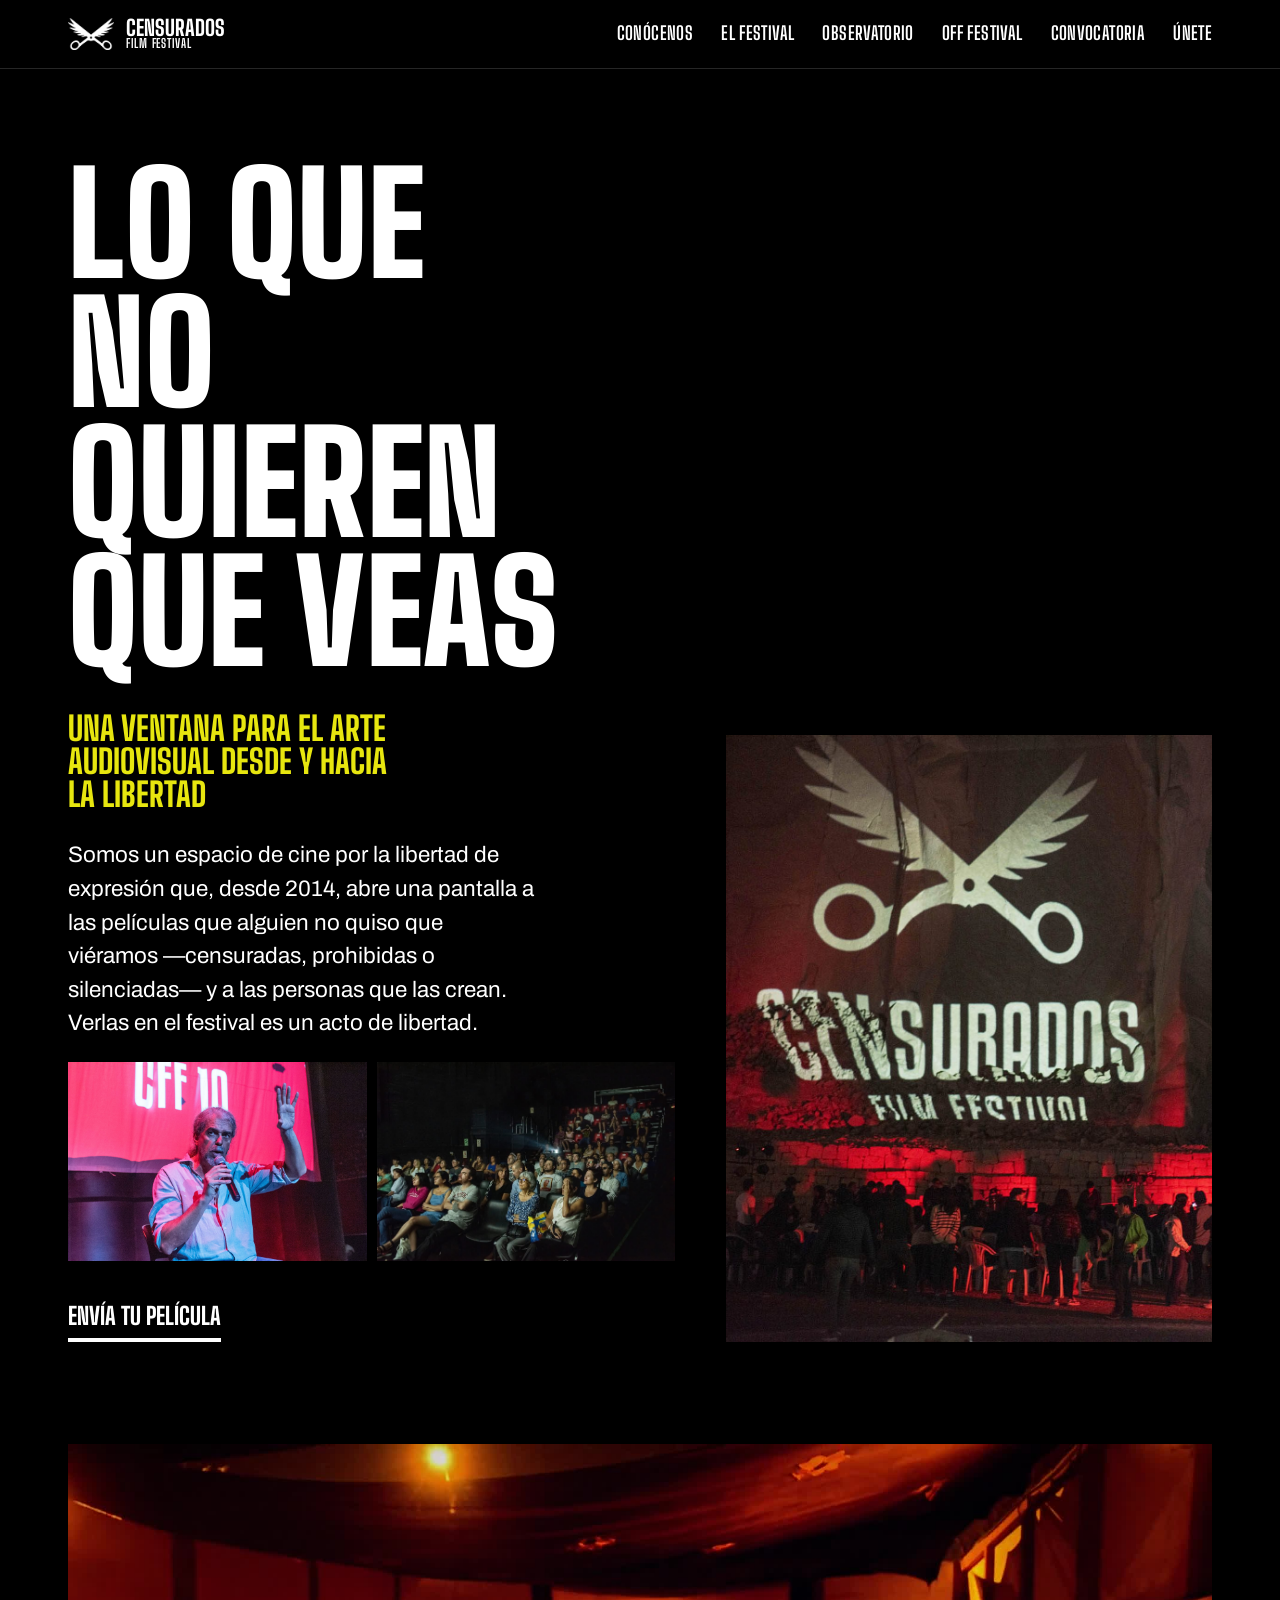
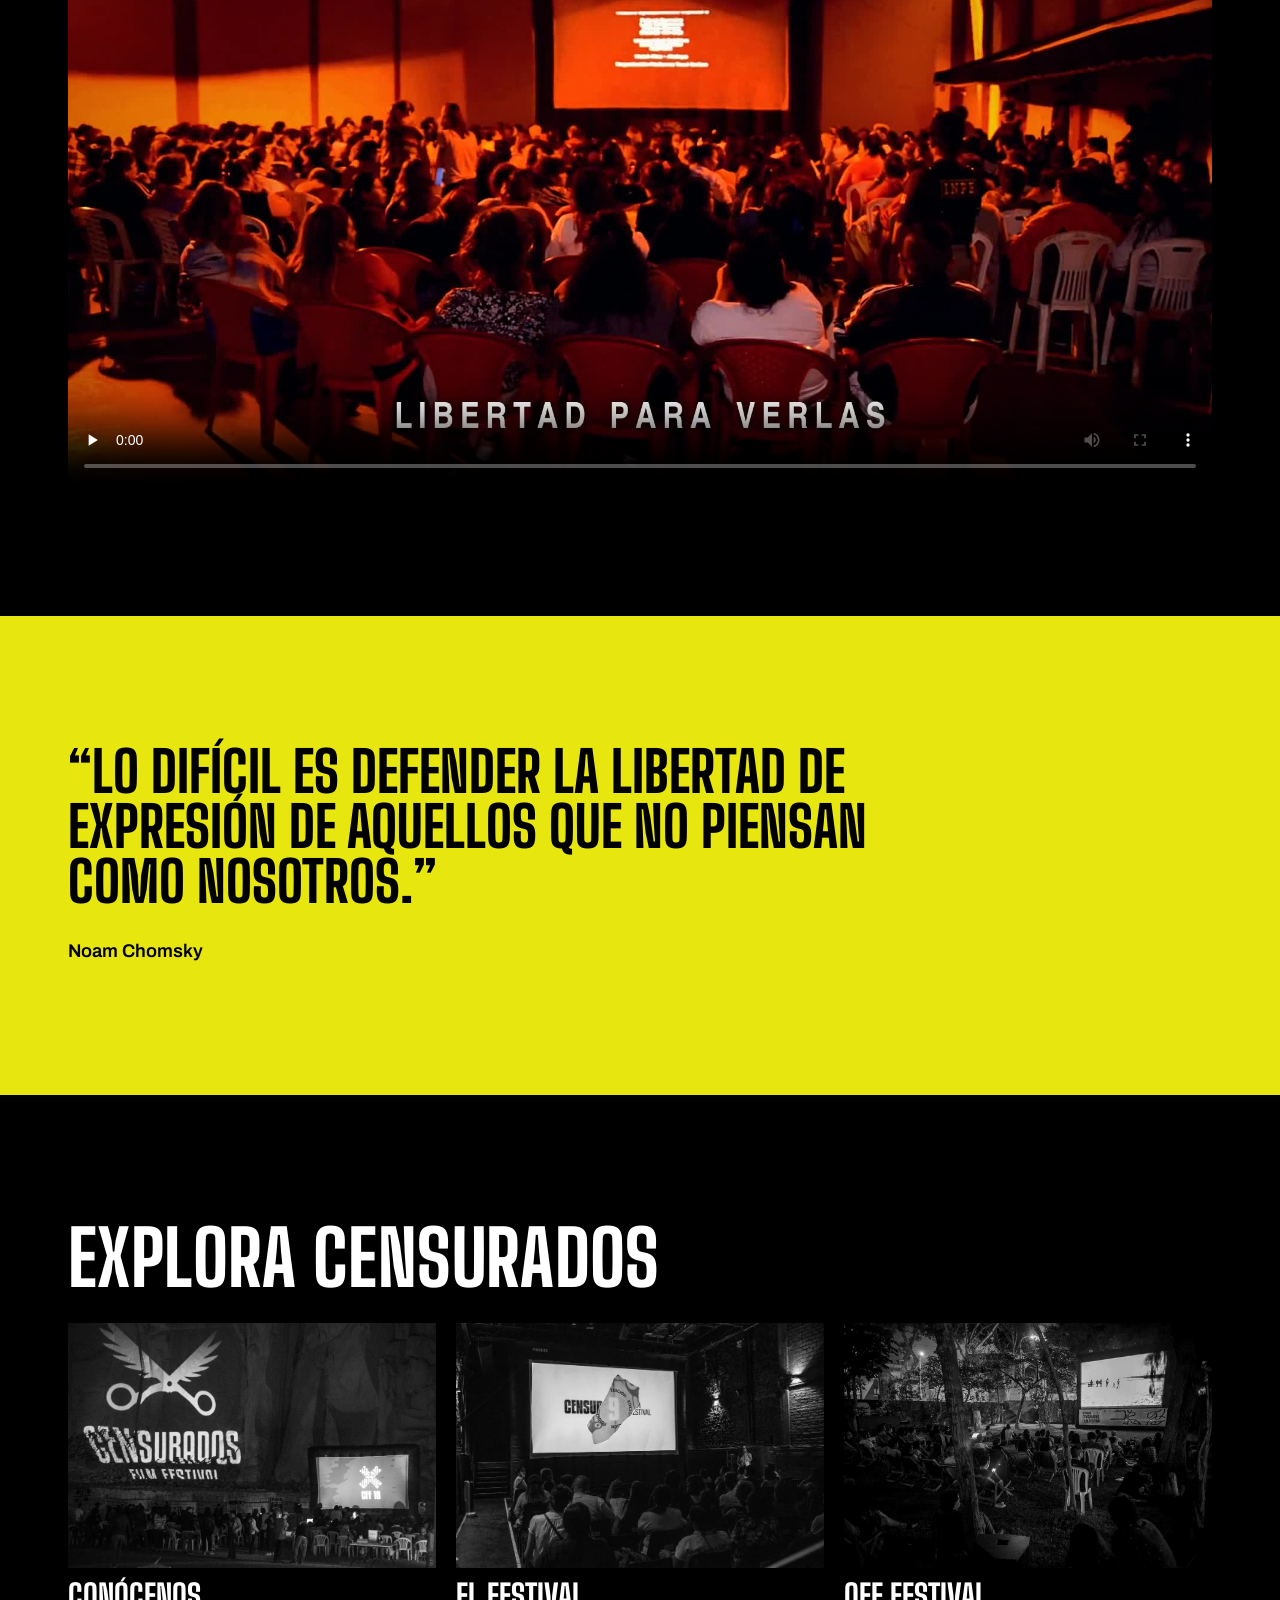
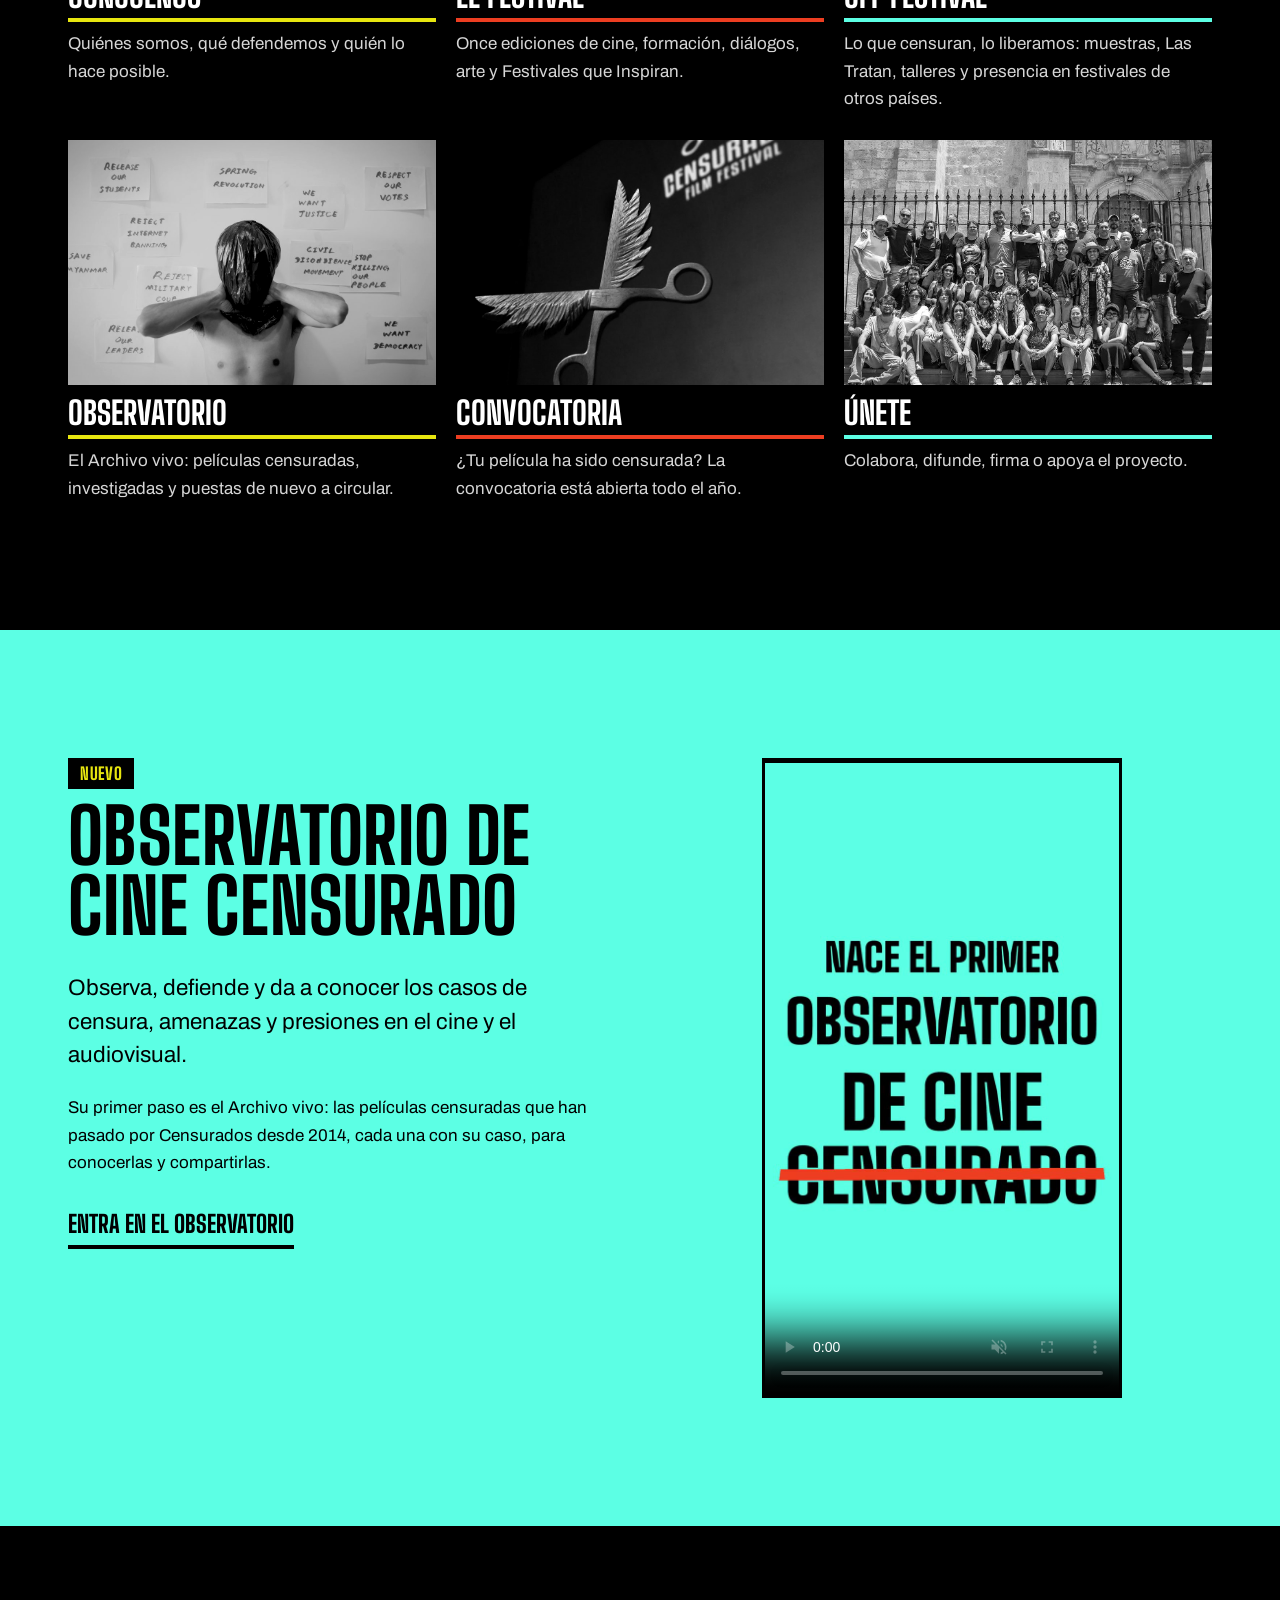
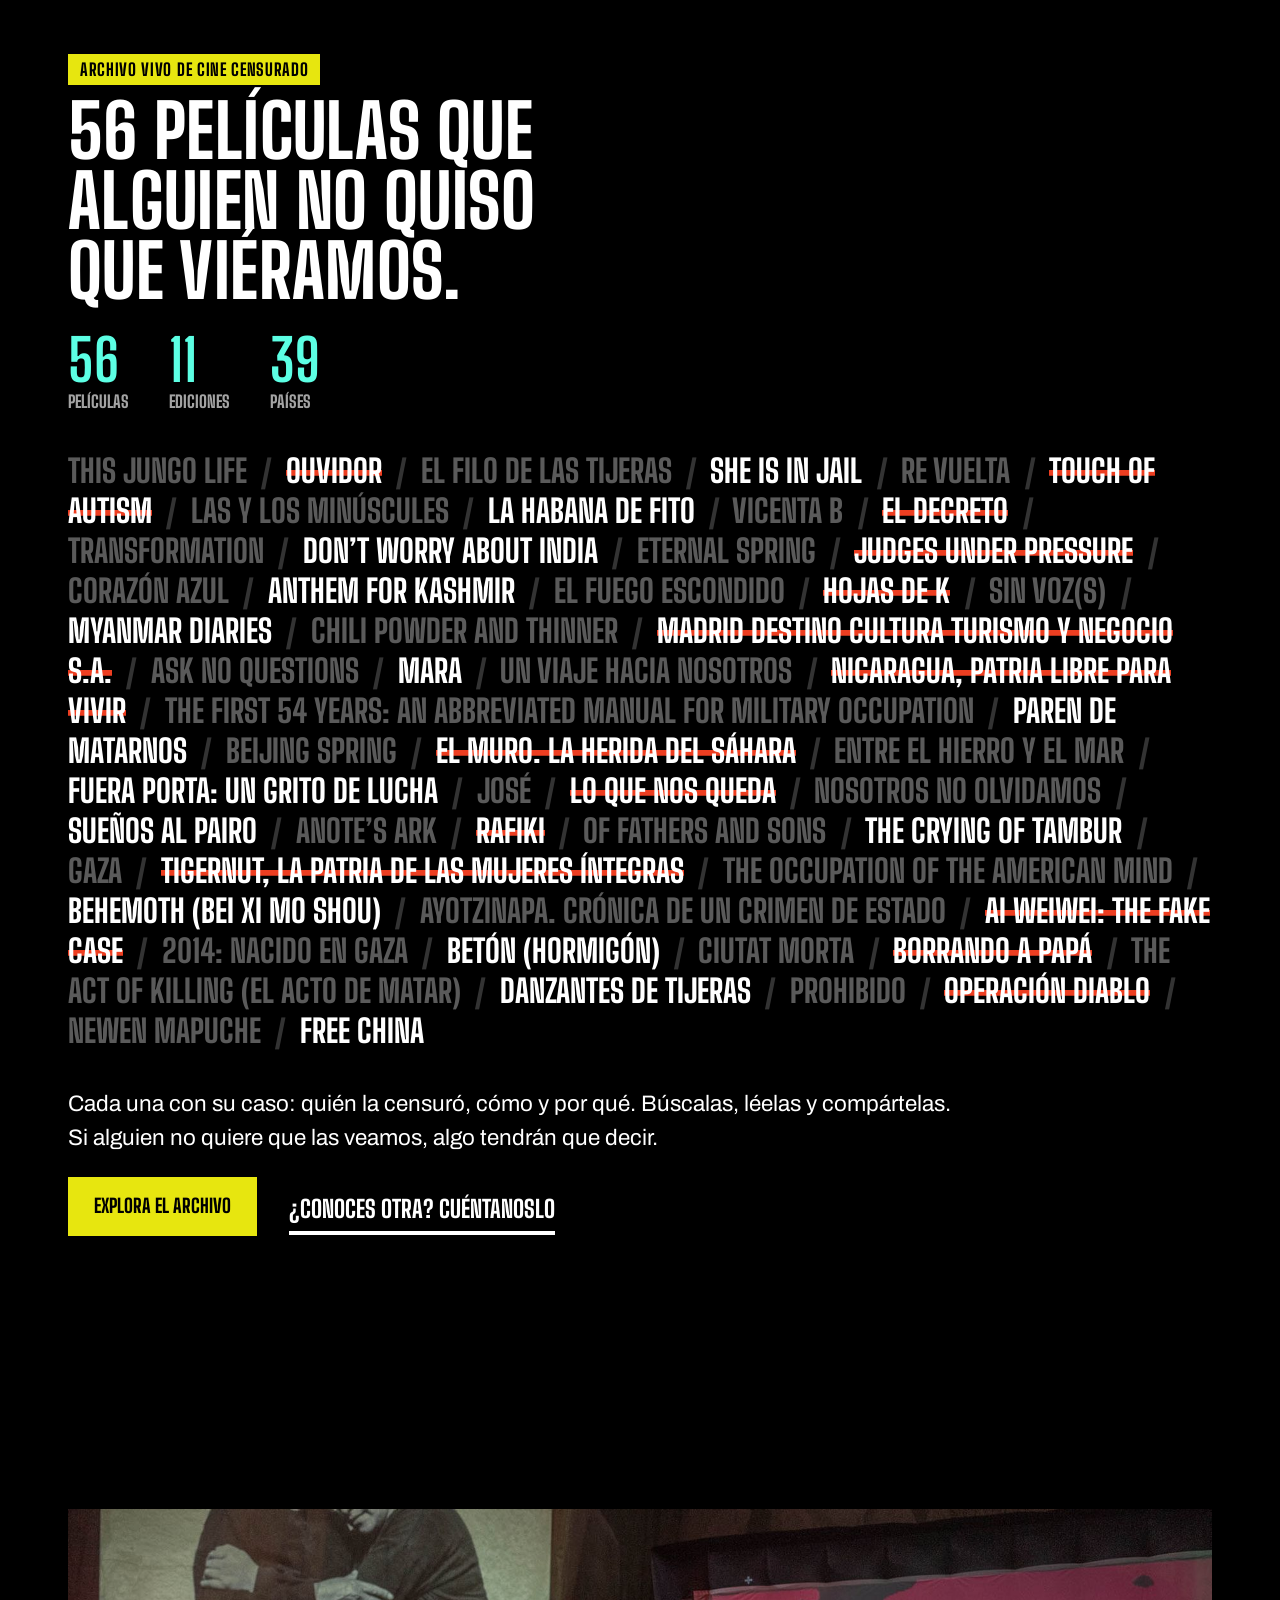
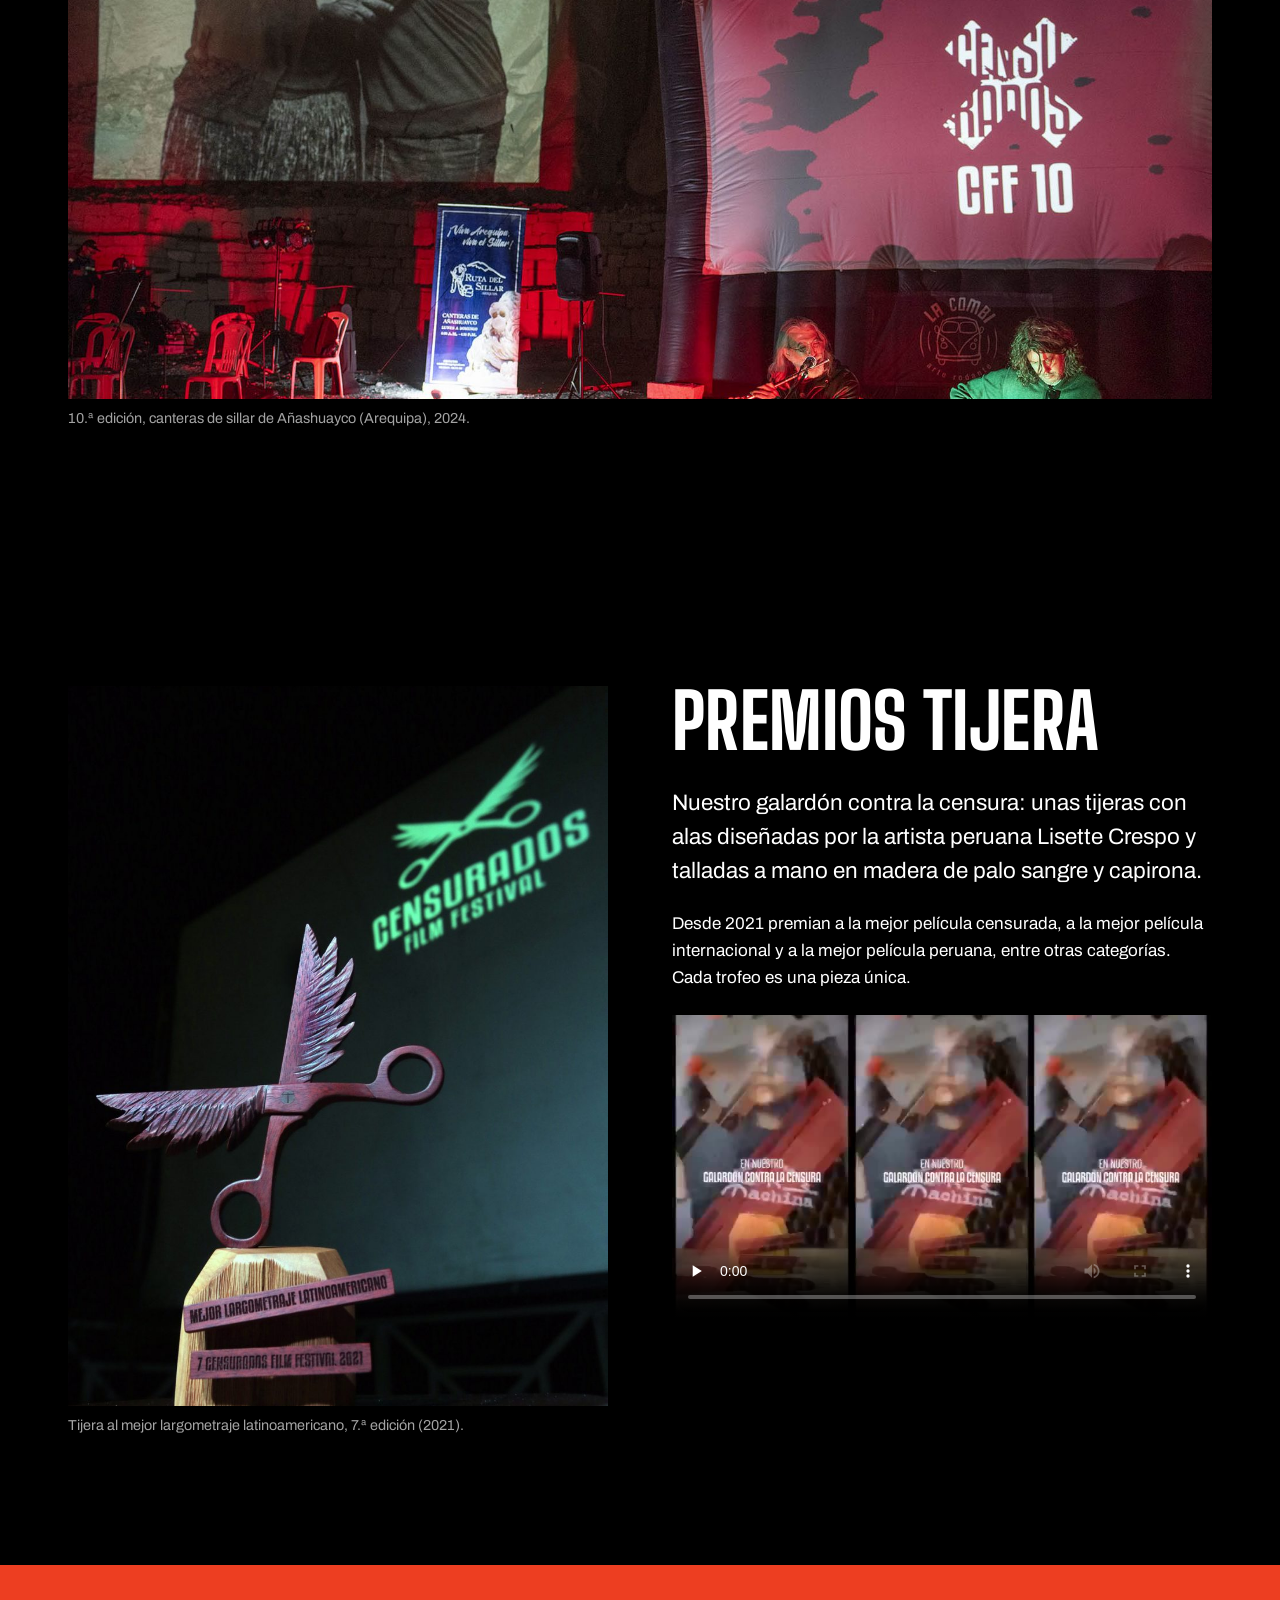
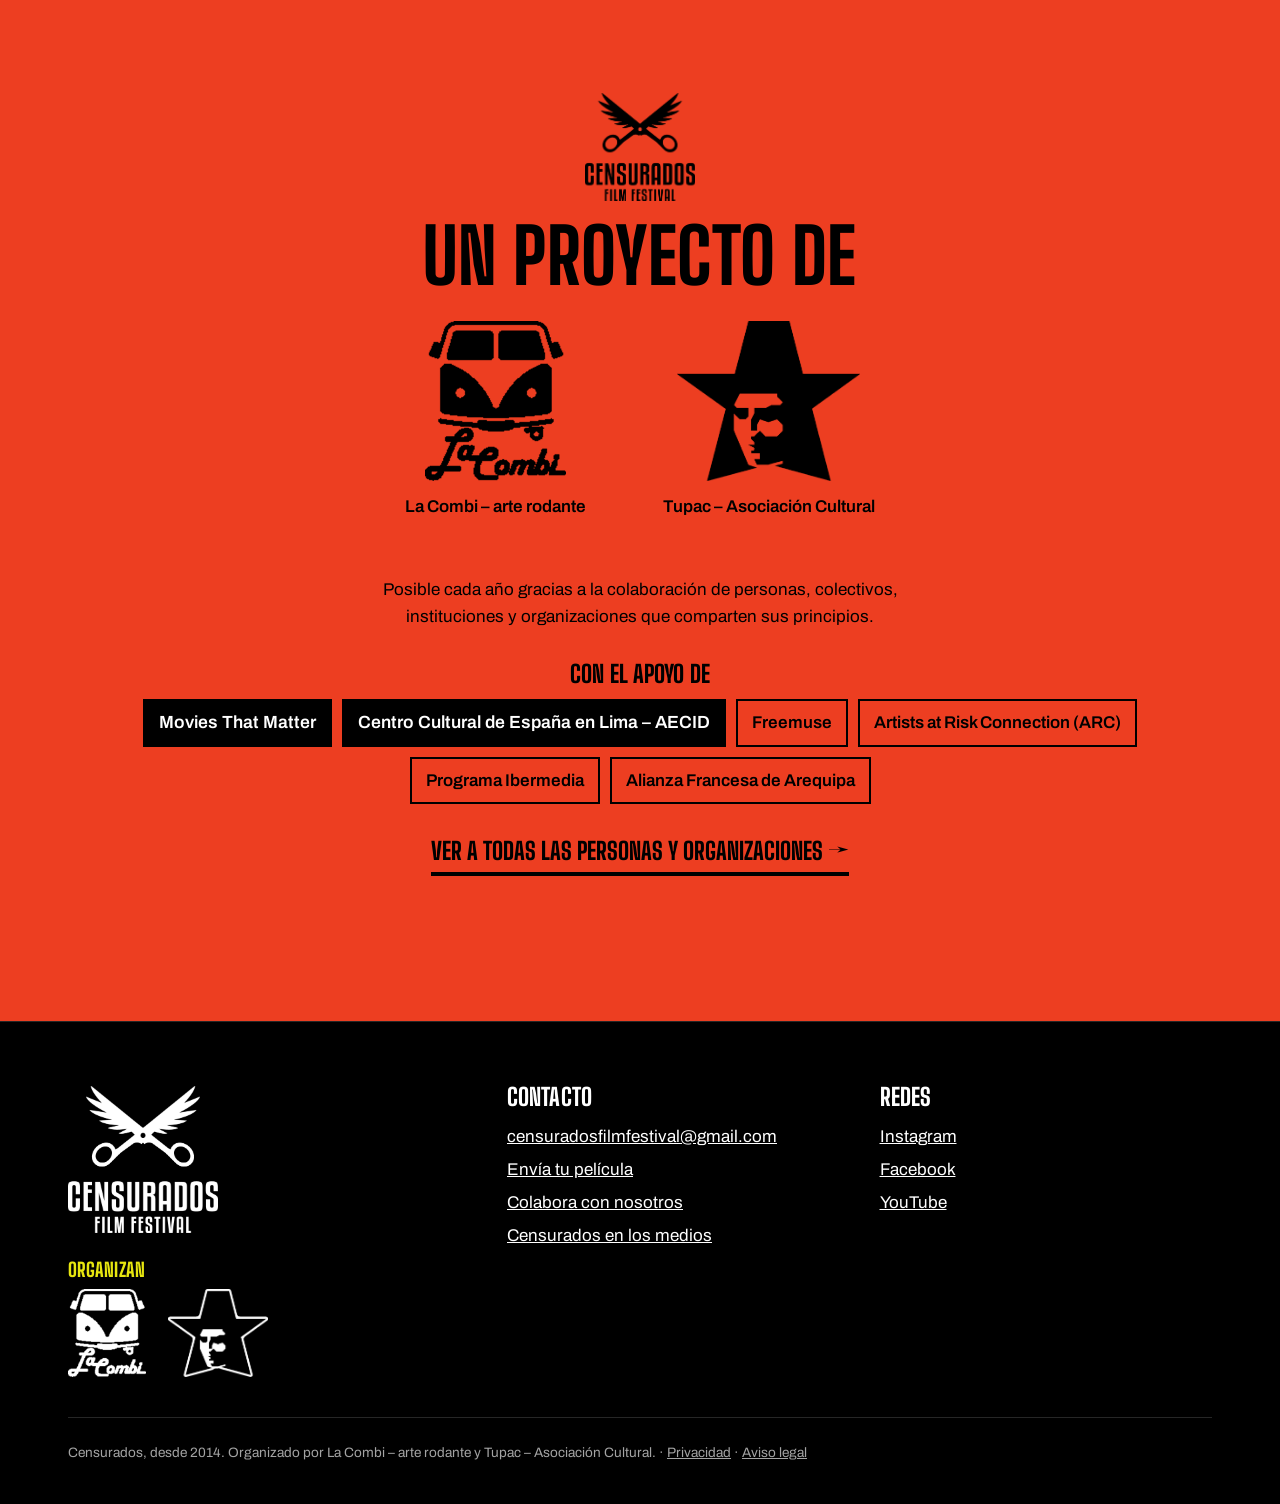
<file: index.html>
<!doctype html>
<html lang="es">
<head>
<meta charset="utf-8">
<meta name="viewport" content="width=device-width, initial-scale=1">
<title>Censurados · Una ventana para el arte audiovisual desde y hacia la libertad</title>
<meta name="description" content="Censurados: una ventana para el arte audiovisual desde y hacia la libertad. Un espacio de cine por la libertad de expresión desde 2014.">
<meta property="og:title" content="Censurados · Una ventana para el arte audiovisual desde y hacia la libertad">
<meta property="og:description" content="Censurados: una ventana para el arte audiovisual desde y hacia la libertad. Un espacio de cine por la libertad de expresión desde 2014.">
<meta property="og:image" content="https://censuradosfilmfestival.com/img/fotos/jardin-tupac-noche.jpg">
<link rel="icon" href="img/icono.png">
<link rel="stylesheet" href="css/estilos.css?v=20261139">
</head>
<body>
<a class="saltar" href="#contenido">Ir al contenido</a>

<header class="cabecera">
  <div class="contenedor">
    <a class="marca" href="index.html"><img src="img/alas-blanco.png" alt="" width="46" height="33"><span>Censurados<small>Film Festival</small></span></a>
    <button class="boton-menu" aria-expanded="false" aria-controls="menu">Menú</button>
    <nav class="menu" id="menu" aria-label="Principal">
      <ul>
        <li><a href="conocenos.html">Conócenos</a></li>
        <li><a href="trayectoria.html">El festival</a></li>
        <li><a href="observatorio.html">Observatorio</a></li>
        <li><a href="en-ruta.html">Off festival</a></li>
        <li><a href="convocatoria.html">Convocatoria</a></li>
        <li><a href="unete.html">Únete</a></li>
      </ul>
    </nav>
  </div>
</header>

<main id="contenido">
<section class="portada fondo-negro">
    <div class="contenedor">
      <div>
        <h1>
          <span class="linea"><span class="tachado" style="--franja:var(--rojo);--retraso:.35s">Lo que</span></span>
          <span class="linea"><span class="tachado" style="--franja:var(--amarillo);--retraso:.55s">no quieren</span></span>
          <span class="linea"><span class="tachado" style="--franja:var(--agua);--retraso:.75s">que veas</span></span>
        </h1>
        <p class="lema">Una ventana para el arte audiovisual desde y hacia la libertad</p>
        <p class="entradilla">Somos un espacio de cine por la libertad de expresión que, desde 2014, abre una pantalla a las películas que alguien no quiso que viéramos —censuradas, prohibidas o silenciadas— y a las personas que las crean. Verlas en el festival es un acto de libertad.</p>
        <div class="portada-fotos">
          <img src="img/fotos/dialogo-cff10.jpg" alt="Un invitado habla con el público tras una proyección de la 10.ª edición" loading="lazy">
          <img src="img/fotos/publico-sala-cff9.jpg" alt="Público atento en una sala oscura durante una proyección del festival, con gradas al fondo" loading="lazy" width="1286" height="858">
        </div>
        <a class="enlace-grande" href="convocatoria.html">Envía tu película</a>
      </div>
      <figure>
        <img class="foto-logo" src="img/fotos/logo-canteras-cff10.jpg" alt="El logo de Censurados Film Festival proyectado en rojo sobre la pared de roca de las canteras de sillar, con el público reunido delante de la pantalla de la 10.ª edición" width="1959" height="1308">
      </figure>
    </div>
  </section>

  <section class="bloque fondo-negro sin-arriba" id="video">
    <div class="contenedor">
      <video class="video video-portada" controls preload="none" playsinline poster="video/quienes-somos.jpg?v=2" aria-label="Censurados: libertad para crear, libertad para ver">
        <source src="video/quienes-somos.mp4" type="video/mp4">
      </video>
    </div>
  </section>

  <section class="bloque fondo-amarillo">
    <div class="contenedor">
      <blockquote class="cita-grande">
        <p>“Lo difícil es defender la libertad de expresión de aquellos que no piensan como nosotros.”</p>
        <footer>Noam Chomsky</footer>
      </blockquote>
    </div>
  </section>

  <section class="bloque fondo-negro">
    <div class="contenedor">
      <h2>Explora Censurados</h2>
      <div class="tarjetas">
        <a class="tarjeta" href="conocenos.html">
          <img src="img/fotos/logo-canteras-cff10.jpg" alt="El logo de Censurados Film Festival proyectado sobre la pared de piedra de las canteras de Arequipa, con el público ante la pantalla de la 10.ª edición" loading="lazy">
          <span class="tarjeta-titulo">Conócenos</span>
          <span class="tarjeta-texto">Quiénes somos, qué defendemos y quién lo hace posible.</span>
        </a>
        <a class="tarjeta" href="trayectoria.html">
          <img src="img/fotos/pantalla-cff9.jpg" alt="Sala llena ante la pantalla con el logo de la 9.ª edición de Censurados, mientras una persona presenta la sesión" loading="lazy">
          <span class="tarjeta-titulo">El festival</span>
          <span class="tarjeta-texto">Once ediciones de cine, formación, diálogos, arte y Festivales que Inspiran.</span>
        </a>
        <a class="tarjeta" href="en-ruta.html">
          <img src="img/fotos/pantalla-jardin.jpg" alt="La pantalla del festival montada al aire libre" loading="lazy">
          <span class="tarjeta-titulo">Off festival</span>
          <span class="tarjeta-texto">Lo que censuran, lo liberamos: muestras, Las Tratan, talleres y presencia en festivales de otros países.</span>
        </a>
        <a class="tarjeta" href="observatorio.html">
          <img src="img/fotos/observatorio-myanmar.jpg" alt="Fotograma de Myanmar Diaries: una persona con la cabeza cubierta por una bolsa negra, ante carteles que piden democracia y libertad" loading="lazy">
          <span class="tarjeta-titulo">Observatorio</span>
          <span class="tarjeta-texto">El Archivo vivo: películas censuradas, investigadas y puestas de nuevo a circular.</span>
        </a>
        <a class="tarjeta" href="convocatoria.html">
          <img src="img/fotos/trofeo-tijera-2021.jpg" alt="Una Tijera, el premio de Censurados diseñado por Lisette Crespo, con el logo del festival al fondo" loading="lazy">
          <span class="tarjeta-titulo">Convocatoria</span>
          <span class="tarjeta-texto">¿Tu película ha sido censurada? La convocatoria está abierta todo el año.</span>
        </a>
        <a class="tarjeta" href="unete.html">
          <img src="img/fotos/fqi-grupo-arequipa.jpg" alt="Foto de grupo de personas que participan en Censurados, en las escaleras de una iglesia de Arequipa" loading="lazy">
          <span class="tarjeta-titulo">Únete</span>
          <span class="tarjeta-texto">Colabora, difunde, firma o apoya el proyecto.</span>
        </a>
      </div>
    </div>
  </section>

  <section class="bloque fondo-agua">
    <div class="contenedor dos-columnas">
      <div>
        <p class="etiqueta-obs">Nuevo</p>
        <h2>Observatorio de cine censurado</h2>
        <p class="entradilla">Observa, defiende y da a conocer los casos de censura, amenazas y presiones en el cine y el audiovisual.</p>
        <p>Su primer paso es el Archivo vivo: las películas censuradas que han pasado por Censurados desde 2014, cada una con su caso, para conocerlas y compartirlas.</p>
        <a class="enlace-grande" href="observatorio.html">Entra en el Observatorio</a>
      </div>
      <video class="video-vertical" autoplay muted loop playsinline controls preload="metadata" poster="video/observatorio.jpg" aria-label="Nace el primer Observatorio de cine censurado">
          <source src="video/observatorio.mp4" type="video/mp4">
        </video>
    </div>
  </section>

  <section class="bloque fondo-negro portada-archivo" aria-labelledby="titulo-archivo">
    <div class="contenedor">
      <p class="etiqueta-obs etiqueta-archivo">Archivo vivo de cine censurado</p>
      <h2 id="titulo-archivo">56 películas que alguien no quiso que viéramos.</h2>
      <ul class="cifras-archivo">
        <li><strong>56</strong> películas</li>
        <li><strong>11</strong> ediciones</li>
        <li><strong>39</strong> países</li>
      </ul>
      <p class="muro-titulos"><a href="observatorio.html#this-jungo-life">This Jungo Life</a> <span aria-hidden="true">/</span> <a href="observatorio.html#ouvidor" class="tachada">Ouvidor</a> <span aria-hidden="true">/</span> <a href="observatorio.html#el-filo-de-las-tijeras">El filo de las tijeras</a> <span aria-hidden="true">/</span> <a href="observatorio.html#she-is-in-jail" class="viva">She Is in Jail</a> <span aria-hidden="true">/</span> <a href="observatorio.html#re-vuelta">Re vuelta</a> <span aria-hidden="true">/</span> <a href="observatorio.html#touch-of-autism" class="tachada">Touch of Autism</a> <span aria-hidden="true">/</span> <a href="observatorio.html#las-y-los-minuscules">Las y los Minúscules</a> <span aria-hidden="true">/</span> <a href="observatorio.html#la-habana-de-fito" class="viva">La Habana de Fito</a> <span aria-hidden="true">/</span> <a href="observatorio.html#vicenta-b">Vicenta B</a> <span aria-hidden="true">/</span> <a href="observatorio.html#el-decreto" class="tachada">El decreto</a> <span aria-hidden="true">/</span> <a href="observatorio.html#transformation">Transformation</a> <span aria-hidden="true">/</span> <a href="observatorio.html#dont-worry-about-india" class="viva">Don’t Worry About India</a> <span aria-hidden="true">/</span> <a href="observatorio.html#eternal-spring">Eternal Spring</a> <span aria-hidden="true">/</span> <a href="observatorio.html#judges-under-pressure" class="tachada">Judges Under Pressure</a> <span aria-hidden="true">/</span> <a href="observatorio.html#corazon-azul">Corazón azul</a> <span aria-hidden="true">/</span> <a href="observatorio.html#anthem-for-kashmir" class="viva">Anthem for Kashmir</a> <span aria-hidden="true">/</span> <a href="observatorio.html#el-fuego-escondido">El fuego escondido</a> <span aria-hidden="true">/</span> <a href="observatorio.html#hojas-de-k" class="tachada">Hojas de K</a> <span aria-hidden="true">/</span> <a href="observatorio.html#sin-voces">Sin Voz(s)</a> <span aria-hidden="true">/</span> <a href="observatorio.html#myanmar-diaries" class="viva">Myanmar Diaries</a> <span aria-hidden="true">/</span> <a href="observatorio.html#chili-powder-and-thinner">Chili Powder and Thinner</a> <span aria-hidden="true">/</span> <a href="observatorio.html#madrid-destino" class="tachada">Madrid Destino Cultura Turismo y Negocio S.A.</a> <span aria-hidden="true">/</span> <a href="observatorio.html#ask-no-questions">Ask No Questions</a> <span aria-hidden="true">/</span> <a href="observatorio.html#mara" class="viva">Mara</a> <span aria-hidden="true">/</span> <a href="observatorio.html#un-viaje-hacia-nosotros">Un viaje hacia nosotros</a> <span aria-hidden="true">/</span> <a href="observatorio.html#nicaragua-patria-libre-para-vivir" class="tachada">Nicaragua, patria libre para vivir</a> <span aria-hidden="true">/</span> <a href="observatorio.html#the-first-54-years">The First 54 Years: An Abbreviated Manual for Military Occupation</a> <span aria-hidden="true">/</span> <a href="observatorio.html#paren-de-matarnos" class="viva">Paren de matarnos</a> <span aria-hidden="true">/</span> <a href="observatorio.html#beijing-spring">Beijing Spring</a> <span aria-hidden="true">/</span> <a href="observatorio.html#el-muro-sahara" class="tachada">El muro. La herida del Sáhara</a> <span aria-hidden="true">/</span> <a href="observatorio.html#entre-el-hierro-y-el-mar">Entre el hierro y el mar</a> <span aria-hidden="true">/</span> <a href="observatorio.html#fuera-porta" class="viva">Fuera Porta: un grito de lucha</a> <span aria-hidden="true">/</span> <a href="observatorio.html#jose">José</a> <span aria-hidden="true">/</span> <a href="observatorio.html#lo-que-nos-queda" class="tachada">Lo que nos queda</a> <span aria-hidden="true">/</span> <a href="observatorio.html#nosotros-no-olvidamos">Nosotros no olvidamos</a> <span aria-hidden="true">/</span> <a href="observatorio.html#suenos-al-pairo" class="viva">Sueños al pairo</a> <span aria-hidden="true">/</span> <a href="observatorio.html#anotes-ark">Anote’s Ark</a> <span aria-hidden="true">/</span> <a href="observatorio.html#rafiki" class="tachada">Rafiki</a> <span aria-hidden="true">/</span> <a href="observatorio.html#of-fathers-and-sons">Of Fathers and Sons</a> <span aria-hidden="true">/</span> <a href="observatorio.html#the-crying-of-tambur" class="viva">The Crying of Tambur</a> <span aria-hidden="true">/</span> <a href="observatorio.html#gaza">Gaza</a> <span aria-hidden="true">/</span> <a href="observatorio.html#tigernut" class="tachada">Tigernut, la patria de las mujeres íntegras</a> <span aria-hidden="true">/</span> <a href="observatorio.html#the-occupation-of-the-american-mind">The Occupation of the American Mind</a> <span aria-hidden="true">/</span> <a href="observatorio.html#behemoth" class="viva">Behemoth (Bei Xi Mo Shou)</a> <span aria-hidden="true">/</span> <a href="observatorio.html#ayotzinapa-cronica">Ayotzinapa. Crónica de un crimen de Estado</a> <span aria-hidden="true">/</span> <a href="observatorio.html#ai-weiwei-the-fake-case" class="tachada">Ai Weiwei: The Fake Case</a> <span aria-hidden="true">/</span> <a href="observatorio.html#nacido-en-gaza">2014: Nacido en Gaza</a> <span aria-hidden="true">/</span> <a href="observatorio.html#beton" class="viva">Betón (Hormigón)</a> <span aria-hidden="true">/</span> <a href="observatorio.html#ciutat-morta">Ciutat morta</a> <span aria-hidden="true">/</span> <a href="observatorio.html#borrando-a-papa" class="tachada">Borrando a papá</a> <span aria-hidden="true">/</span> <a href="observatorio.html#the-act-of-killing">The Act of Killing (El acto de matar)</a> <span aria-hidden="true">/</span> <a href="observatorio.html#danzantes-de-tijeras" class="viva">Danzantes de tijeras</a> <span aria-hidden="true">/</span> <a href="observatorio.html#prohibido">Prohibido</a> <span aria-hidden="true">/</span> <a href="observatorio.html#operacion-diablo" class="tachada">Operación Diablo</a> <span aria-hidden="true">/</span> <a href="observatorio.html#newen-mapuche">Newen Mapuche</a> <span aria-hidden="true">/</span> <a href="observatorio.html#free-china" class="viva">Free China</a></p>
      <p class="entradilla">Cada una con su caso: quién la censuró, cómo y por qué. Búscalas, léelas y compártelas. Si alguien no quiere que las veamos, algo tendrán que decir.</p>
      <p class="acciones-archivo">
        <a class="boton" href="observatorio.html#archivo">Explora el archivo</a>
        <a class="enlace-grande" href="convocatoria.html#avisa">¿Conoces otra? Cuéntanoslo</a>
      </p>
    </div>
  </section>

  <section class="bloque fondo-negro">
    <div class="contenedor">
      <figure class="foto-pie"><img class="foto-ancha" src="img/fotos/concierto-canteras-cff10.jpg" alt="Dos músicos tocan flauta y guitarra bajo luz roja frente a la pantalla inflable con el logo de la 10.ª edición, en las canteras de sillar" loading="lazy" width="1800" height="1202"><figcaption class="pequeno">10.ª edición, canteras de sillar de Añashuayco (Arequipa), 2024.</figcaption></figure>
    </div>
  </section>

  <section class="bloque fondo-negro premios" id="premios">
    <div class="contenedor dos-columnas">
      <figure class="foto-pie">
        <img src="img/fotos/trofeo-tijera-2021.jpg" alt="Trofeo de los Premios Tijera: unas tijeras de madera con alas sobre una base, frente a una pantalla con el logo del festival" loading="lazy" width="933" height="1400">
        <figcaption class="pequeno">Tijera al mejor largometraje latinoamericano, 7.ª edición (2021).</figcaption>
      </figure>
      <div>
        <h2>Premios Tijera</h2>
        <p class="entradilla">Nuestro galardón contra la censura: unas tijeras con alas diseñadas por la artista peruana Lisette Crespo y talladas a mano en madera de palo sangre y capirona.</p>
        <p>Desde 2021 premian a la mejor película censurada, a la mejor película internacional y a la mejor película peruana, entre otras categorías. Cada trofeo es una pieza única.</p>
        <video class="video" controls preload="none" playsinline poster="video/premios-tijera.jpg" aria-label="Cómo se hacen los Premios Tijera">
          <source src="video/premios-tijera.mp4" type="video/mp4">
        </video>
      </div>
    </div>
  </section>

  <section class="bloque fondo-rojo">
    <div class="contenedor">
      <div class="hacen-posible">
        <img class="hp-logo" src="img/logo-negro.png" alt="Censurados Film Festival" width="150" height="147">
        <h2>Un proyecto de</h2>
        <div class="logos-org">
          <a href="conocenos.html#organizadores"><img src="img/lacombi-negro.png" alt="La Combi – arte rodante" width="444" height="504"><span>La Combi – arte rodante</span></a>
          <a href="conocenos.html#organizadores"><img src="img/tupac-negro.png" alt="Tupac – Asociación Cultural" width="839" height="733"><span>Tupac – Asociación Cultural</span></a>
        </div>
        <p class="hp-texto">Posible cada año gracias a la colaboración de personas, colectivos, instituciones y organizaciones que comparten sus principios.</p>
        <h3 class="hp-sub">Con el apoyo de</h3>
        <ul class="colaboran-lista">
          <li class="destacado">Movies That Matter</li>
          <li class="destacado">Centro Cultural de España en Lima – AECID</li>
          <li>Freemuse</li>
          <li>Artists at Risk Connection (ARC)</li>
          <li>Programa Ibermedia</li>
          <li>Alianza Francesa de Arequipa</li>
        </ul>
        <p><a class="enlace-grande" href="conocenos.html#posible">Ver a todas las personas y organizaciones →</a></p>
      </div>
    </div>
  </section>
</main>

<footer class="pie fondo-negro">
  <div class="contenedor">
    <div>
      <img src="img/logo-blanco.png" alt="Censurados Film Festival" width="150" height="147">
      <h2 class="organizan-titulo">Organizan</h2>
      <a class="organizan" href="conocenos.html#organizadores">
        <img src="img/lacombi-blanco.png" alt="La Combi – arte rodante" width="444" height="504">
        <img src="img/tupac-oscuro.png" alt="Tupac – Asociación Cultural" width="875" height="769">
      </a>
    </div>
    <div>
      <h2>Contacto</h2>
      <ul>
        <li><a href="mailto:censuradosfilmfestival@gmail.com">censuradosfilmfestival@gmail.com</a></li>
        <li><a href="convocatoria.html">Envía tu película</a></li>
        <li><a href="unete.html">Colabora con nosotros</a></li>
        <li><a href="conocenos.html#medios">Censurados en los medios</a></li>
      </ul>
    </div>
    <div>
      <h2>Redes</h2>
      <ul>
        <li><a href="https://www.instagram.com/censuradosfilmfestival/">Instagram</a></li>
        <li><a href="https://www.facebook.com/censuradosfilmfestival">Facebook</a></li>
        <li><a href="https://www.youtube.com/channel/UCcZii9CY7aCyMJ9GrzjTRmA">YouTube</a></li>
      </ul>
    </div>
    <p class="legal">Censurados, desde 2014. Organizado por La Combi – arte rodante y Tupac – Asociación Cultural. · <a href="privacidad.html">Privacidad</a> · <a href="aviso-legal.html">Aviso legal</a></p>
  </div>
</footer>
<script src="js/menu.js"></script>
</body>
</html>
</file>
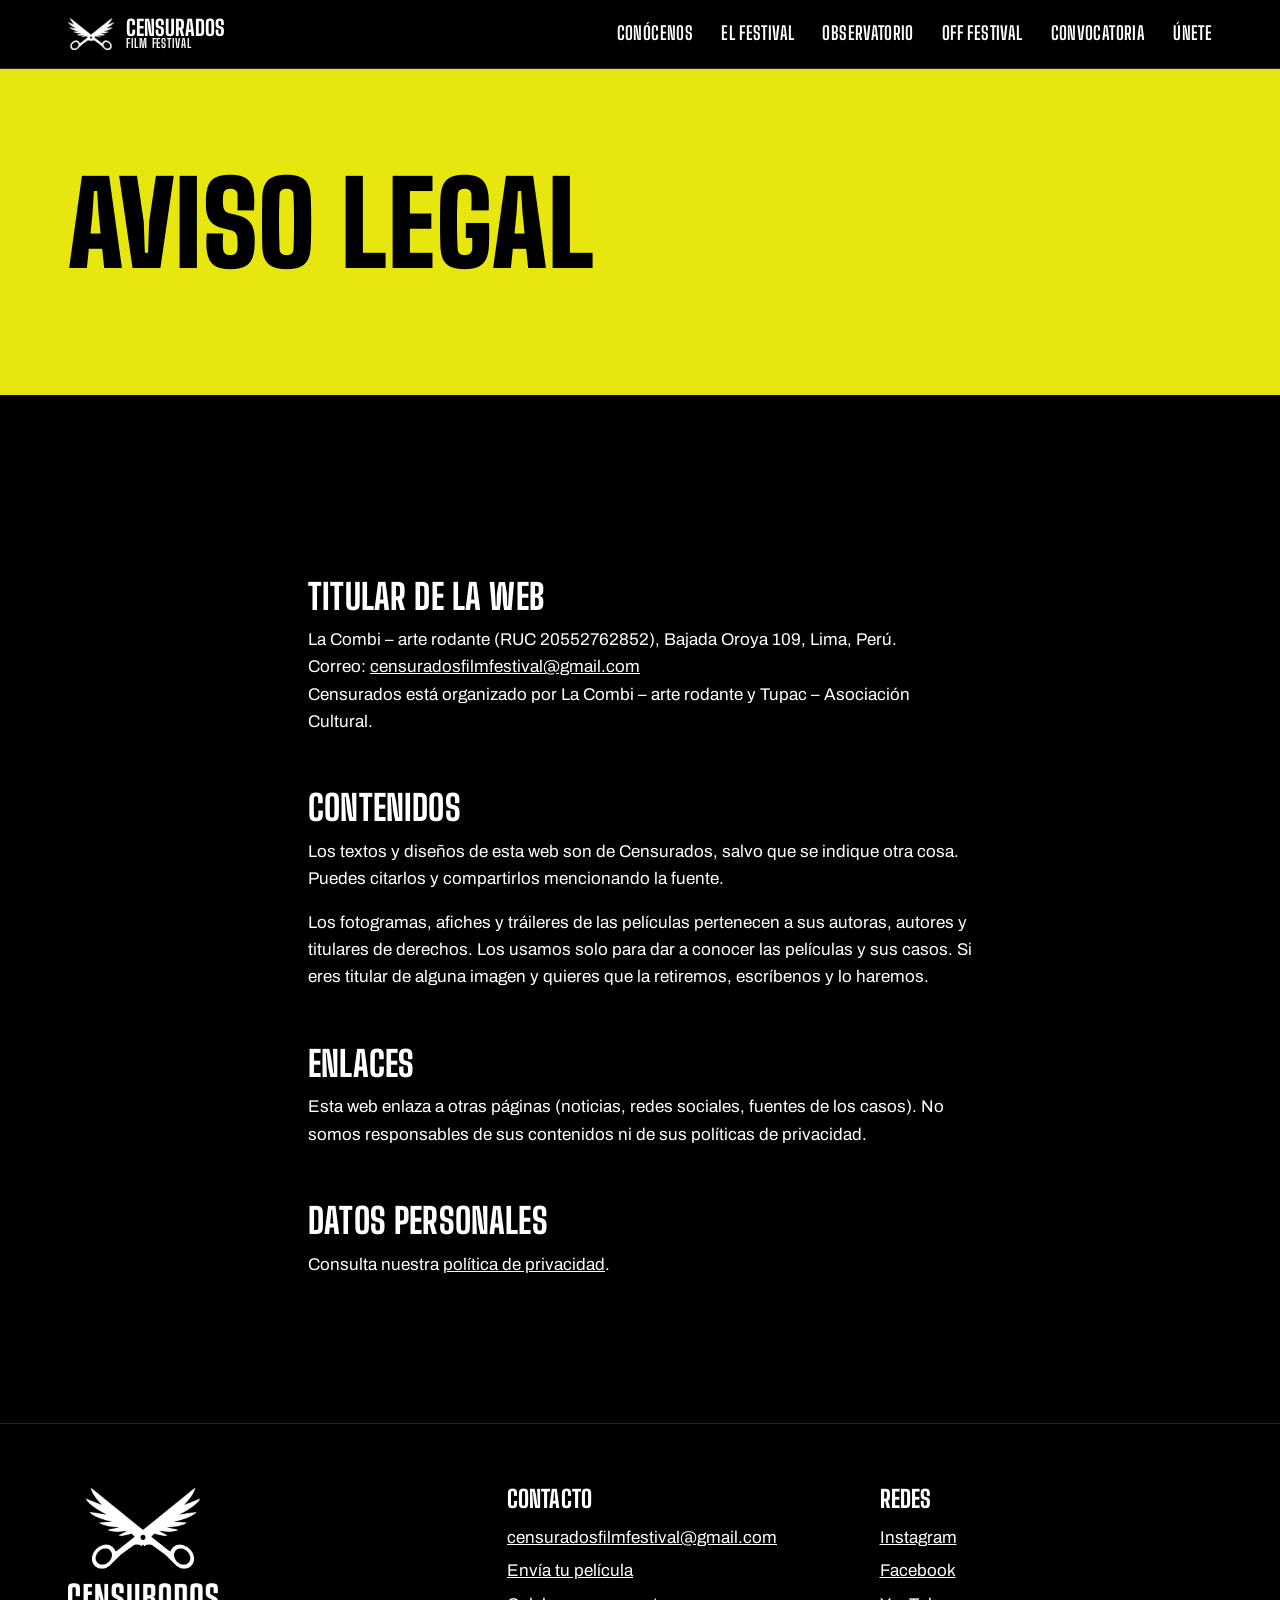
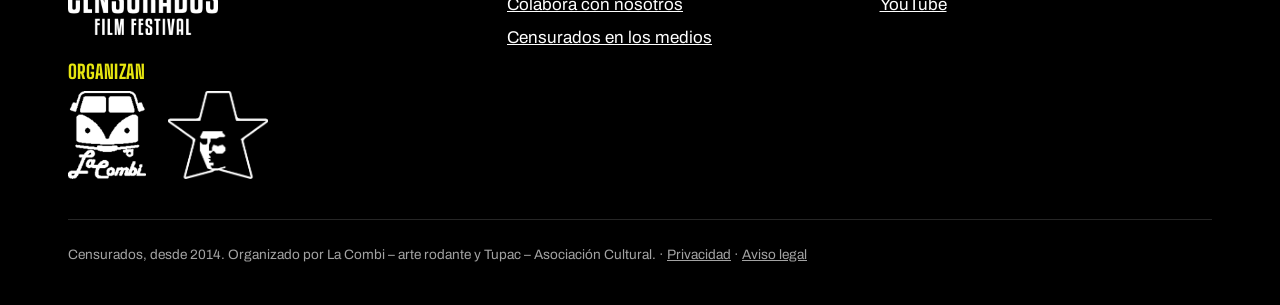
<file: aviso-legal.html>
<!doctype html>
<html lang="es">
<head>
<meta charset="utf-8">
<meta name="viewport" content="width=device-width, initial-scale=1">
<meta name="robots" content="noindex">
<title>Aviso legal · Censurados</title>
<meta name="description" content="Aviso legal de la web de Censurados.">
<meta property="og:title" content="Aviso legal · Censurados">
<meta property="og:description" content="Aviso legal de la web de Censurados.">
<meta property="og:image" content="https://censuradosfilmfestival.com/img/fotos/jardin-tupac-noche.jpg">
<link rel="icon" href="img/icono.png">
<link rel="stylesheet" href="css/estilos.css?v=20261139">
</head>
<body>
<a class="saltar" href="#contenido">Ir al contenido</a>

<header class="cabecera">
  <div class="contenedor">
    <a class="marca" href="index.html"><img src="img/alas-blanco.png" alt="" width="46" height="33"><span>Censurados<small>Film Festival</small></span></a>
    <button class="boton-menu" aria-expanded="false" aria-controls="menu">Menú</button>
    <nav class="menu" id="menu" aria-label="Principal">
      <ul>
        <li><a href="conocenos.html">Conócenos</a></li>
        <li><a href="trayectoria.html">El festival</a></li>
        <li><a href="observatorio.html">Observatorio</a></li>
        <li><a href="en-ruta.html">Off festival</a></li>
        <li><a href="convocatoria.html">Convocatoria</a></li>
        <li><a href="unete.html">Únete</a></li>
      </ul>
    </nav>
  </div>
</header>

<main id="contenido">
<section class="cabeza-pagina fondo-amarillo">
    <div class="contenedor">
      <h1>Aviso legal</h1>
    </div>
  </section>
  <section class="bloque">
    <div class="contenedor texto-legal">
      <h2>Titular de la web</h2>
      <p>La Combi – arte rodante (RUC 20552762852), Bajada Oroya 109, Lima, Perú.<br>Correo: <a href="mailto:censuradosfilmfestival@gmail.com">censuradosfilmfestival@gmail.com</a><br>Censurados está organizado por La Combi – arte rodante y Tupac – Asociación Cultural.</p>

      <h2>Contenidos</h2>
      <p>Los textos y diseños de esta web son de Censurados, salvo que se indique otra cosa. Puedes citarlos y compartirlos mencionando la fuente.</p>
      <p>Los fotogramas, afiches y tráileres de las películas pertenecen a sus autoras, autores y titulares de derechos. Los usamos solo para dar a conocer las películas y sus casos. Si eres titular de alguna imagen y quieres que la retiremos, escríbenos y lo haremos.</p>

      <h2>Enlaces</h2>
      <p>Esta web enlaza a otras páginas (noticias, redes sociales, fuentes de los casos). No somos responsables de sus contenidos ni de sus políticas de privacidad.</p>

      <h2>Datos personales</h2>
      <p>Consulta nuestra <a href="privacidad.html">política de privacidad</a>.</p>
    </div>
  </section>
</main>

<footer class="pie fondo-negro">
  <div class="contenedor">
    <div>
      <img src="img/logo-blanco.png" alt="Censurados Film Festival" width="150" height="147">
      <h2 class="organizan-titulo">Organizan</h2>
      <a class="organizan" href="conocenos.html#organizadores">
        <img src="img/lacombi-blanco.png" alt="La Combi – arte rodante" width="444" height="504">
        <img src="img/tupac-oscuro.png" alt="Tupac – Asociación Cultural" width="875" height="769">
      </a>
    </div>
    <div>
      <h2>Contacto</h2>
      <ul>
        <li><a href="mailto:censuradosfilmfestival@gmail.com">censuradosfilmfestival@gmail.com</a></li>
        <li><a href="convocatoria.html">Envía tu película</a></li>
        <li><a href="unete.html">Colabora con nosotros</a></li>
        <li><a href="conocenos.html#medios">Censurados en los medios</a></li>
      </ul>
    </div>
    <div>
      <h2>Redes</h2>
      <ul>
        <li><a href="https://www.instagram.com/censuradosfilmfestival/">Instagram</a></li>
        <li><a href="https://www.facebook.com/censuradosfilmfestival">Facebook</a></li>
        <li><a href="https://www.youtube.com/channel/UCcZii9CY7aCyMJ9GrzjTRmA">YouTube</a></li>
      </ul>
    </div>
    <p class="legal">Censurados, desde 2014. Organizado por La Combi – arte rodante y Tupac – Asociación Cultural. · <a href="privacidad.html">Privacidad</a> · <a href="aviso-legal.html">Aviso legal</a></p>
  </div>
</footer>
<script src="js/menu.js"></script>
</body>
</html>
</file>
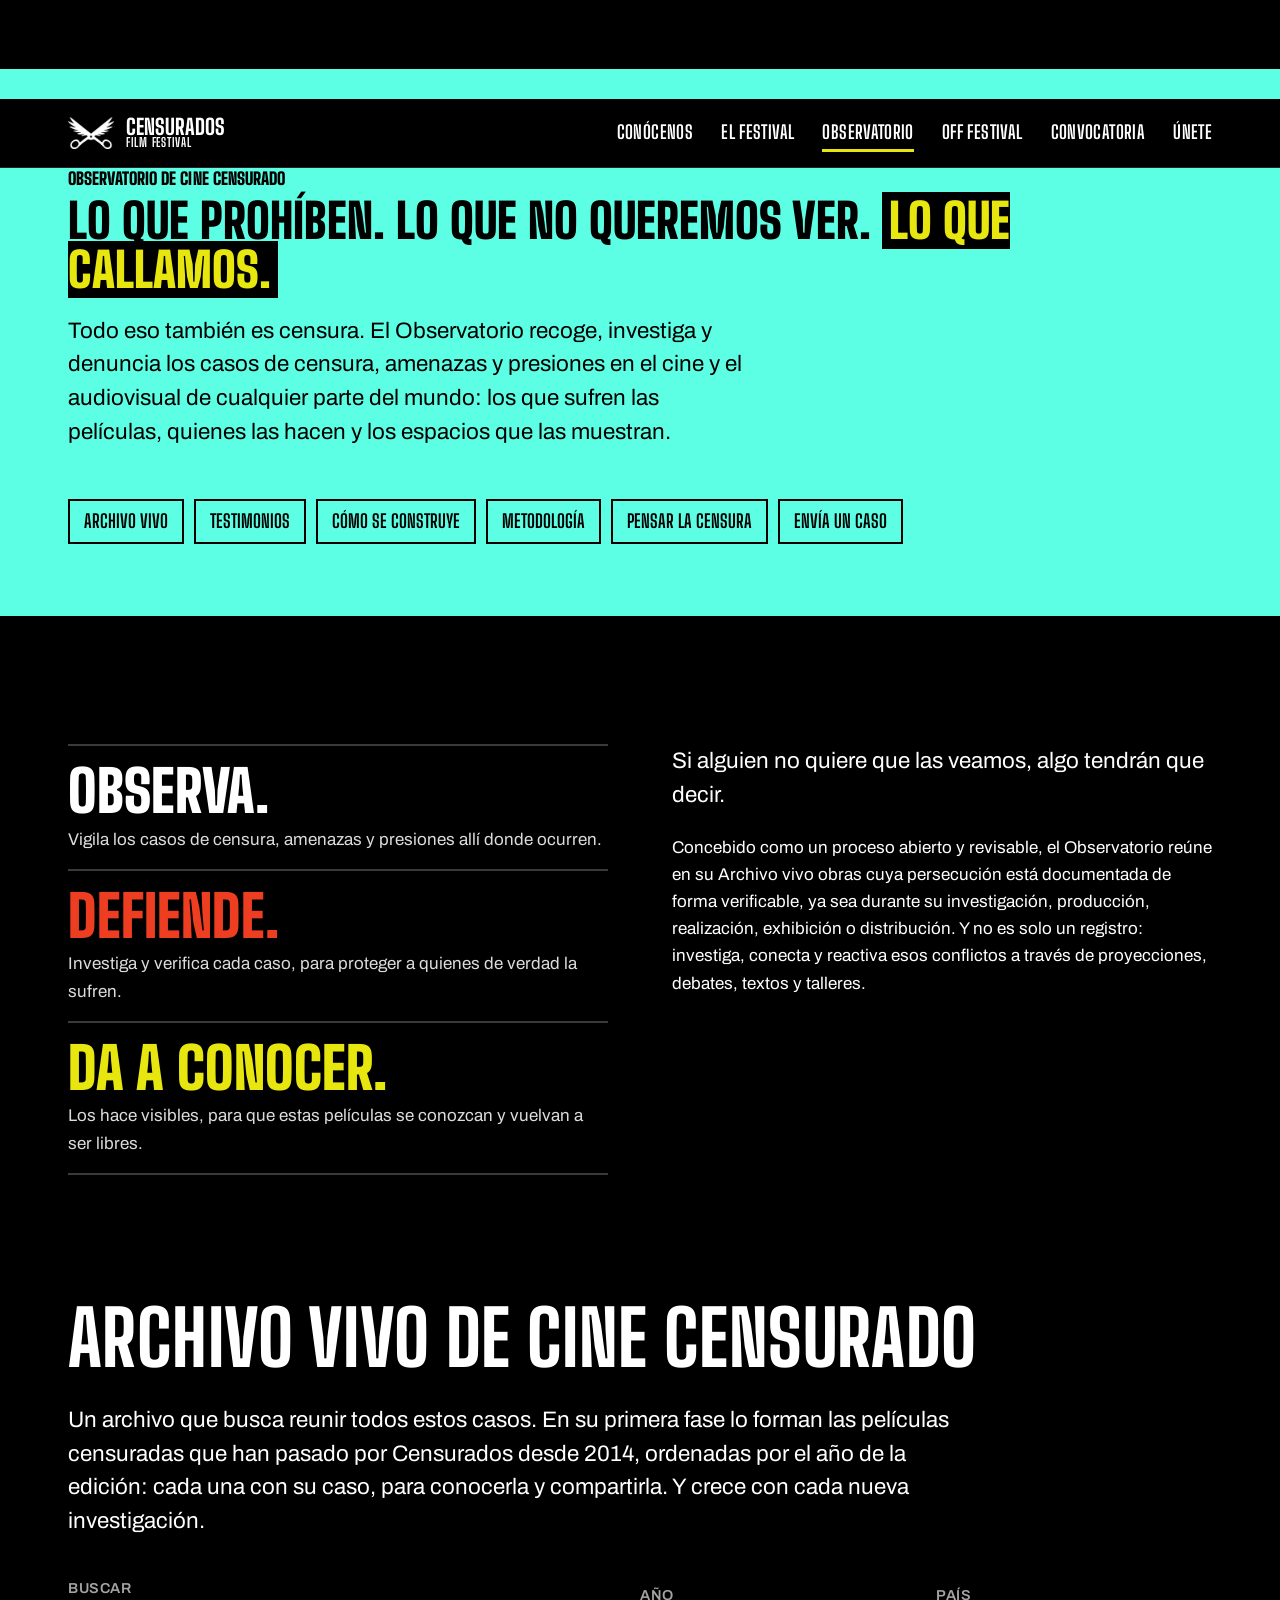
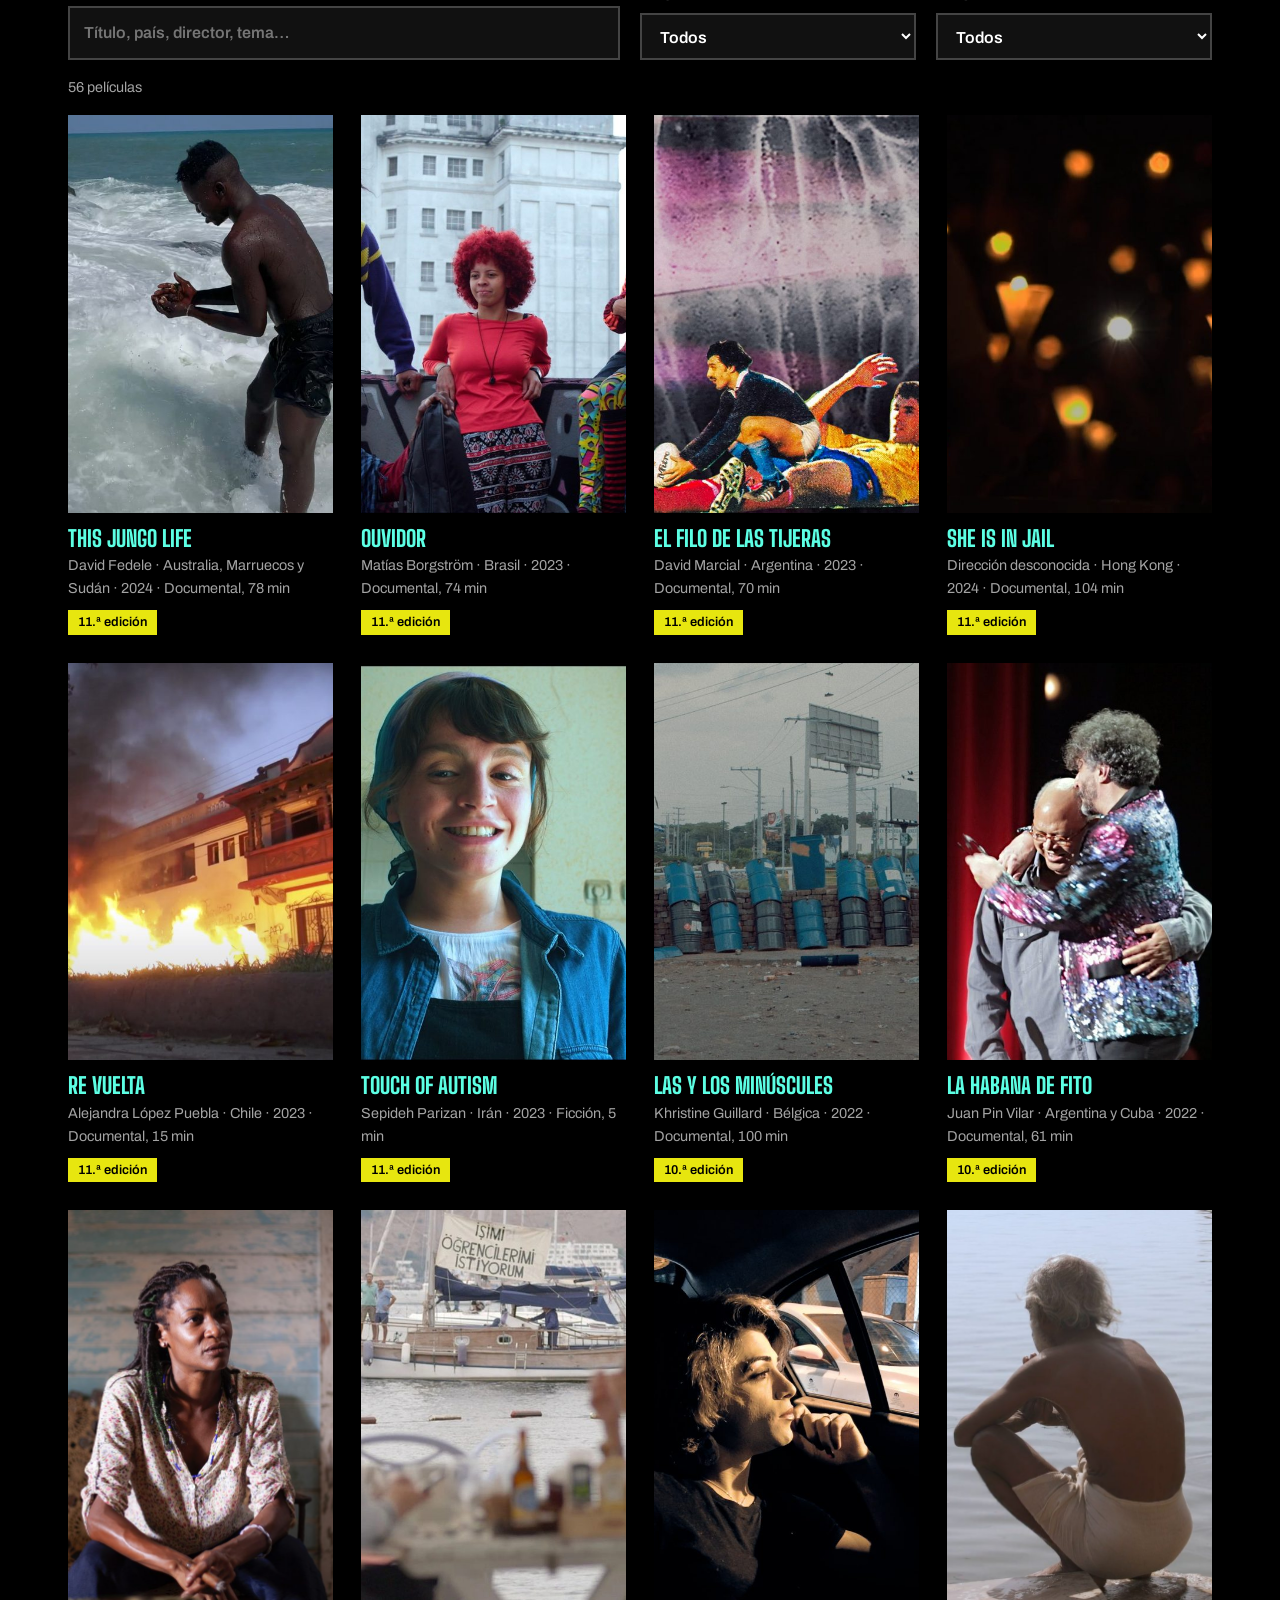
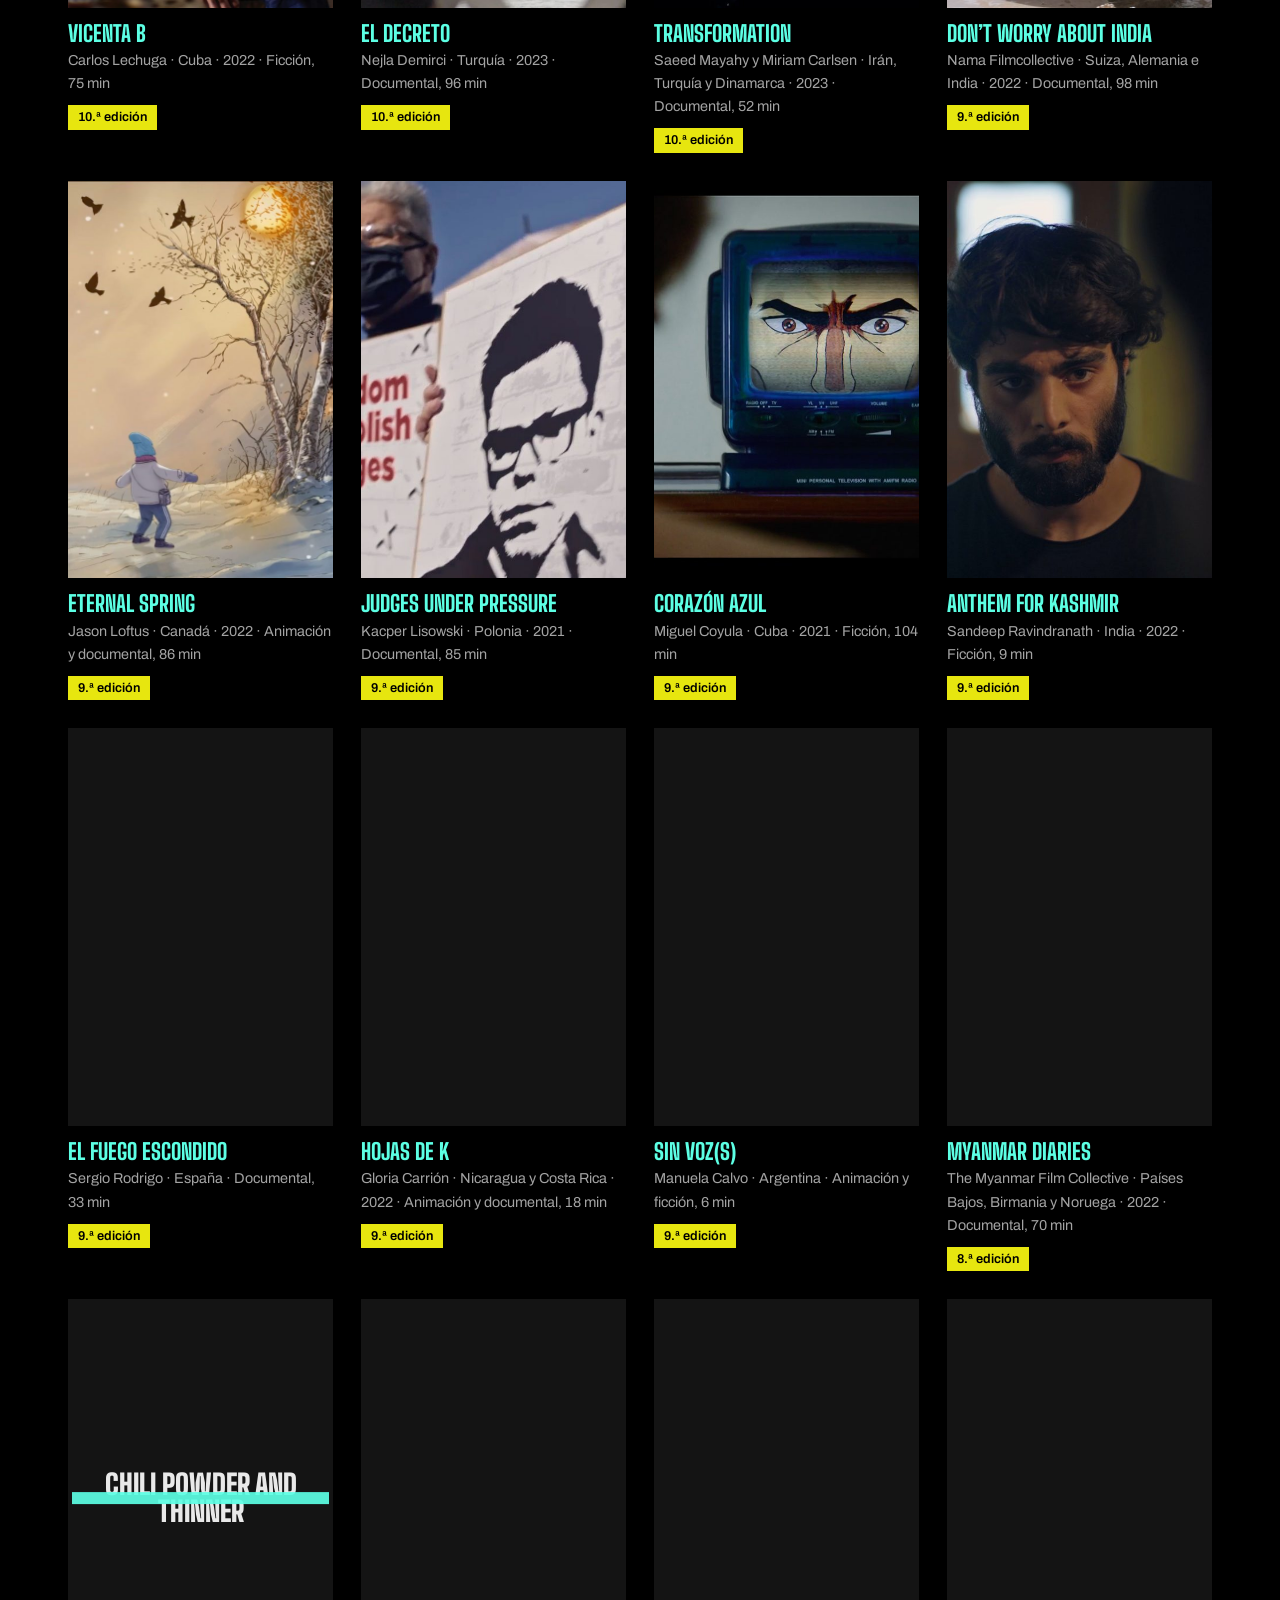
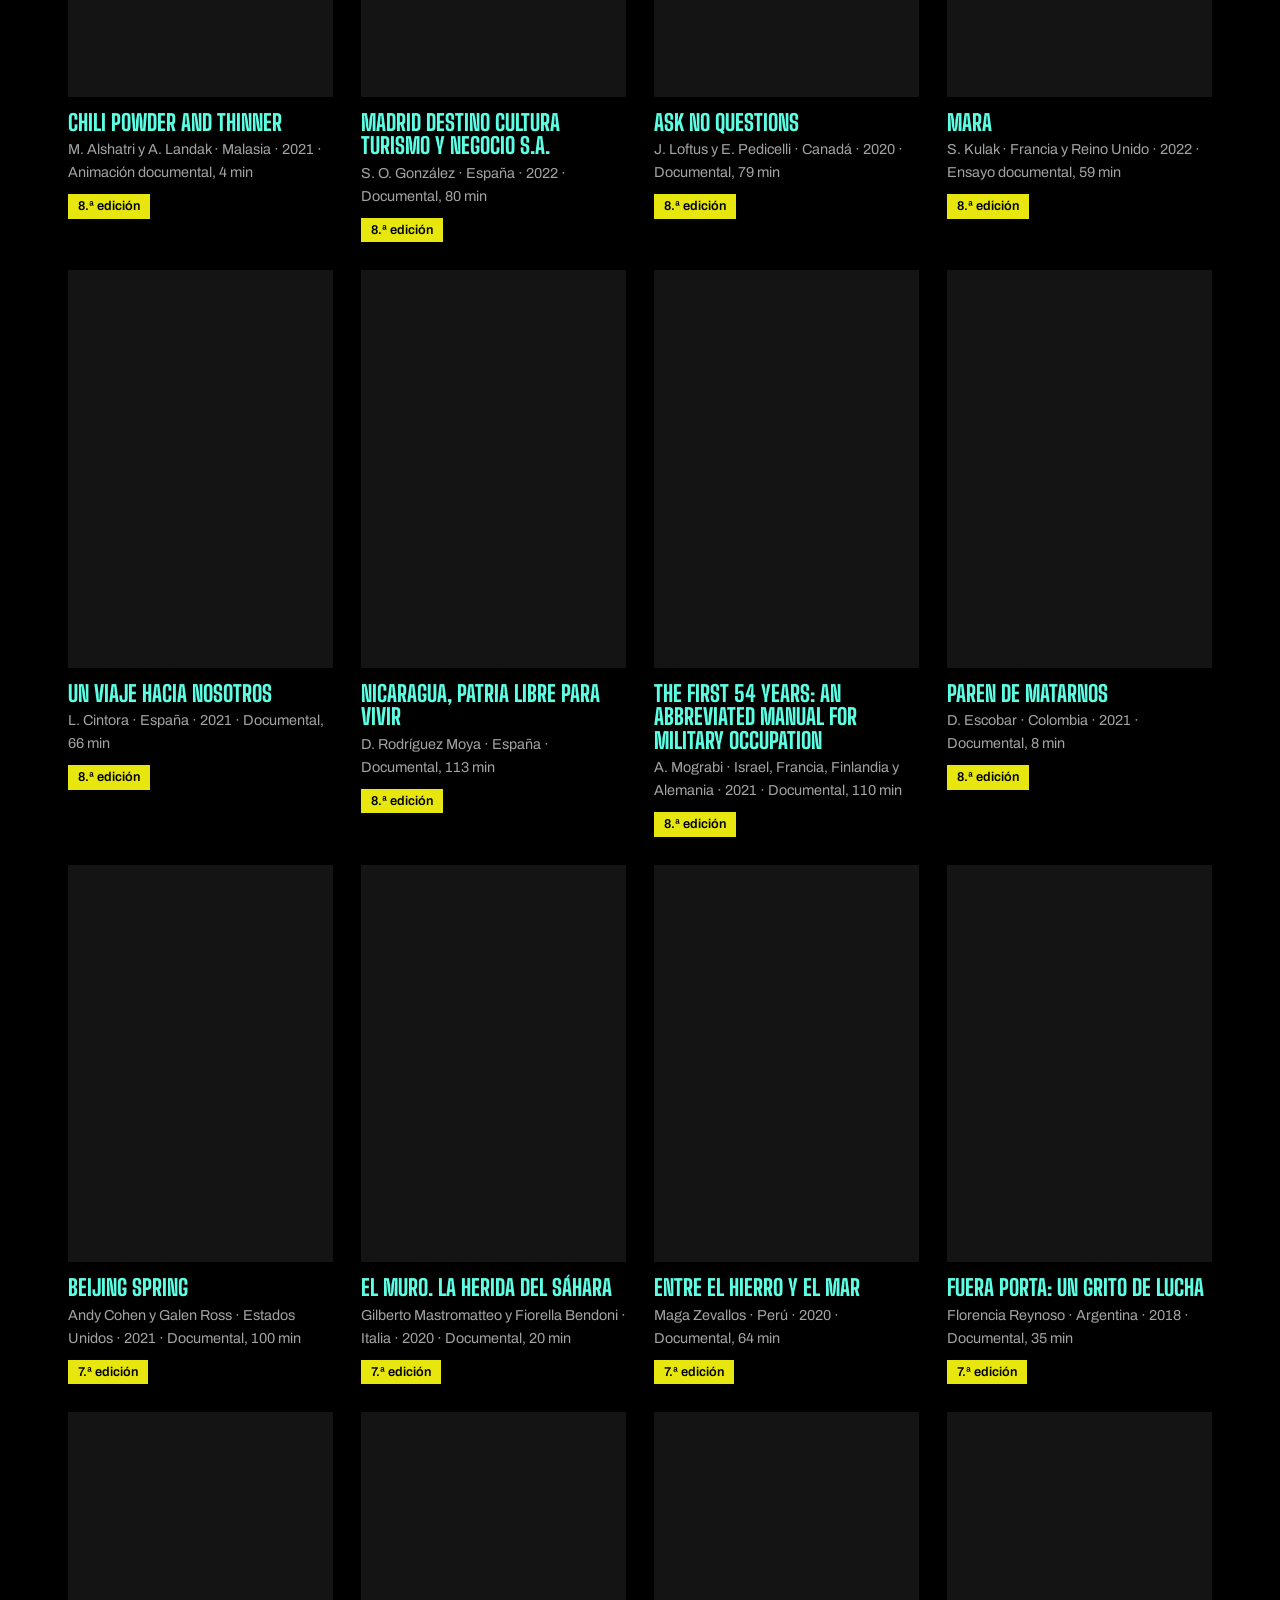
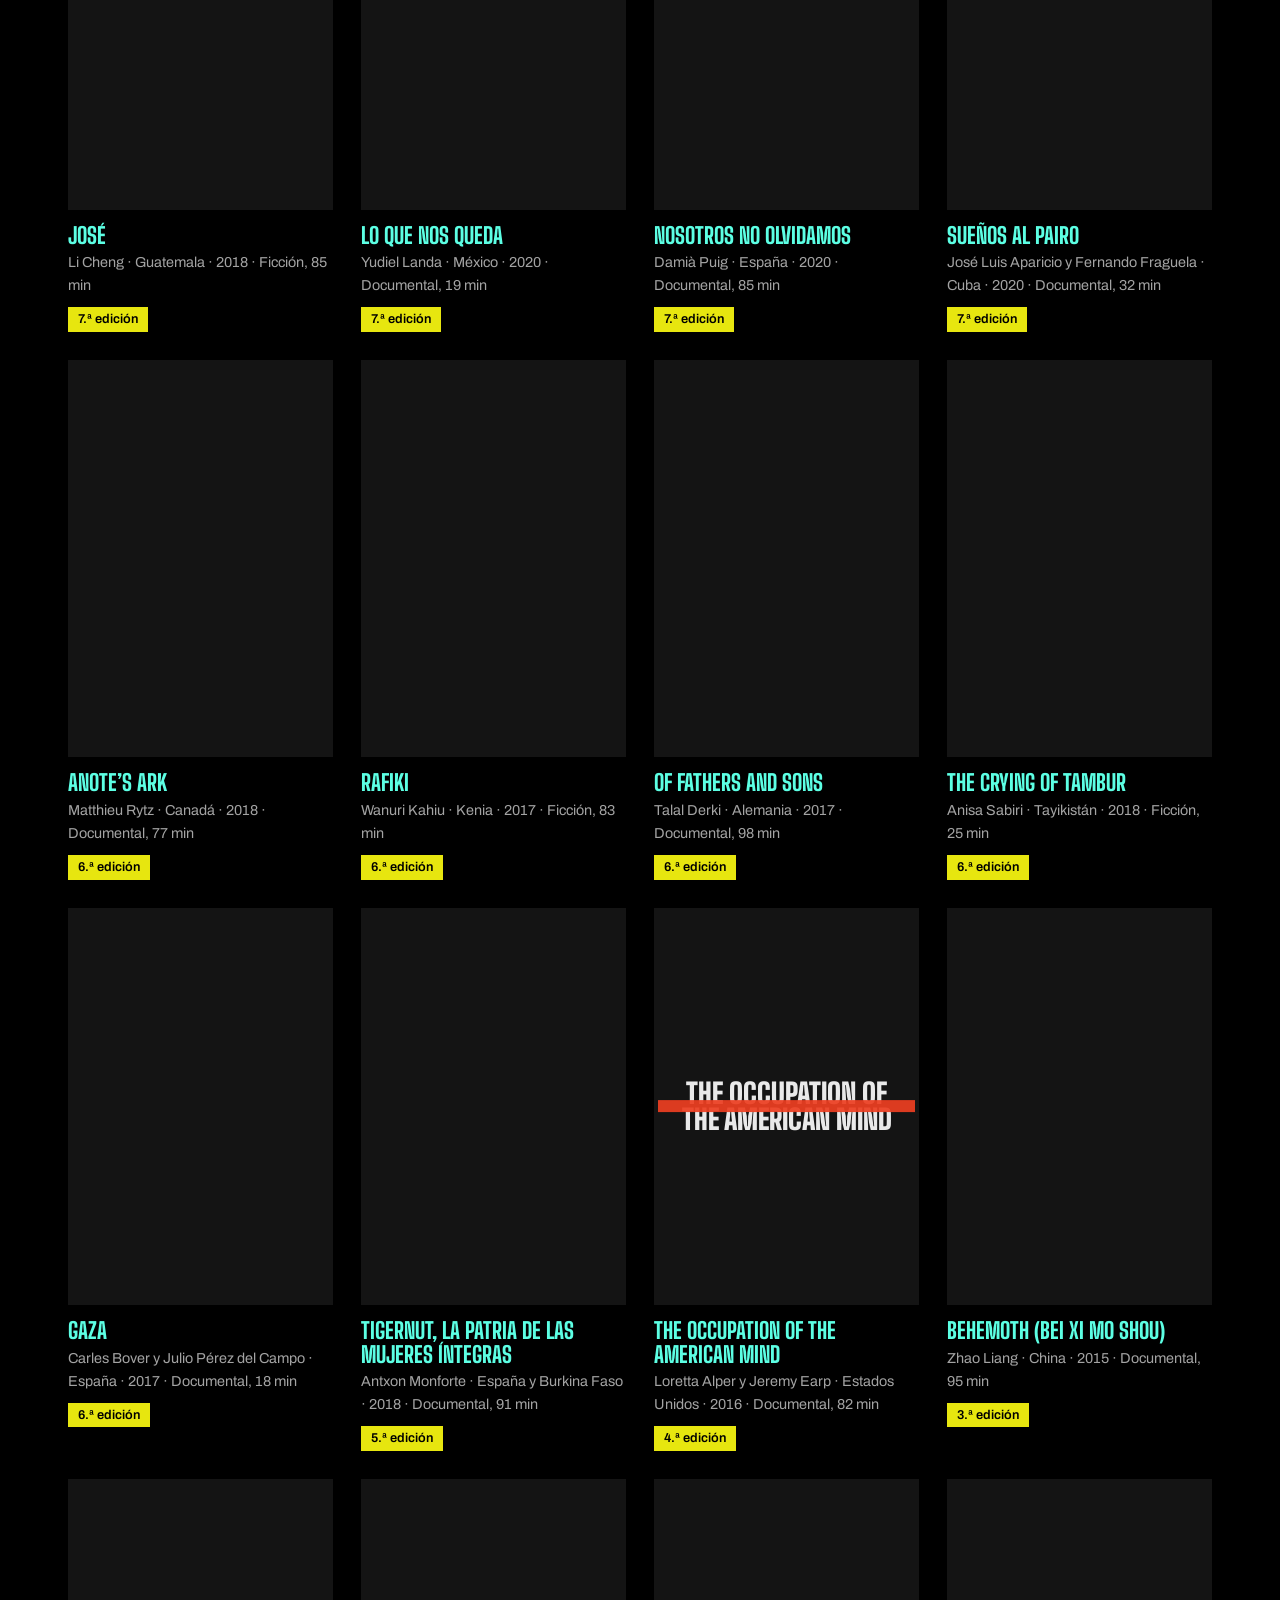
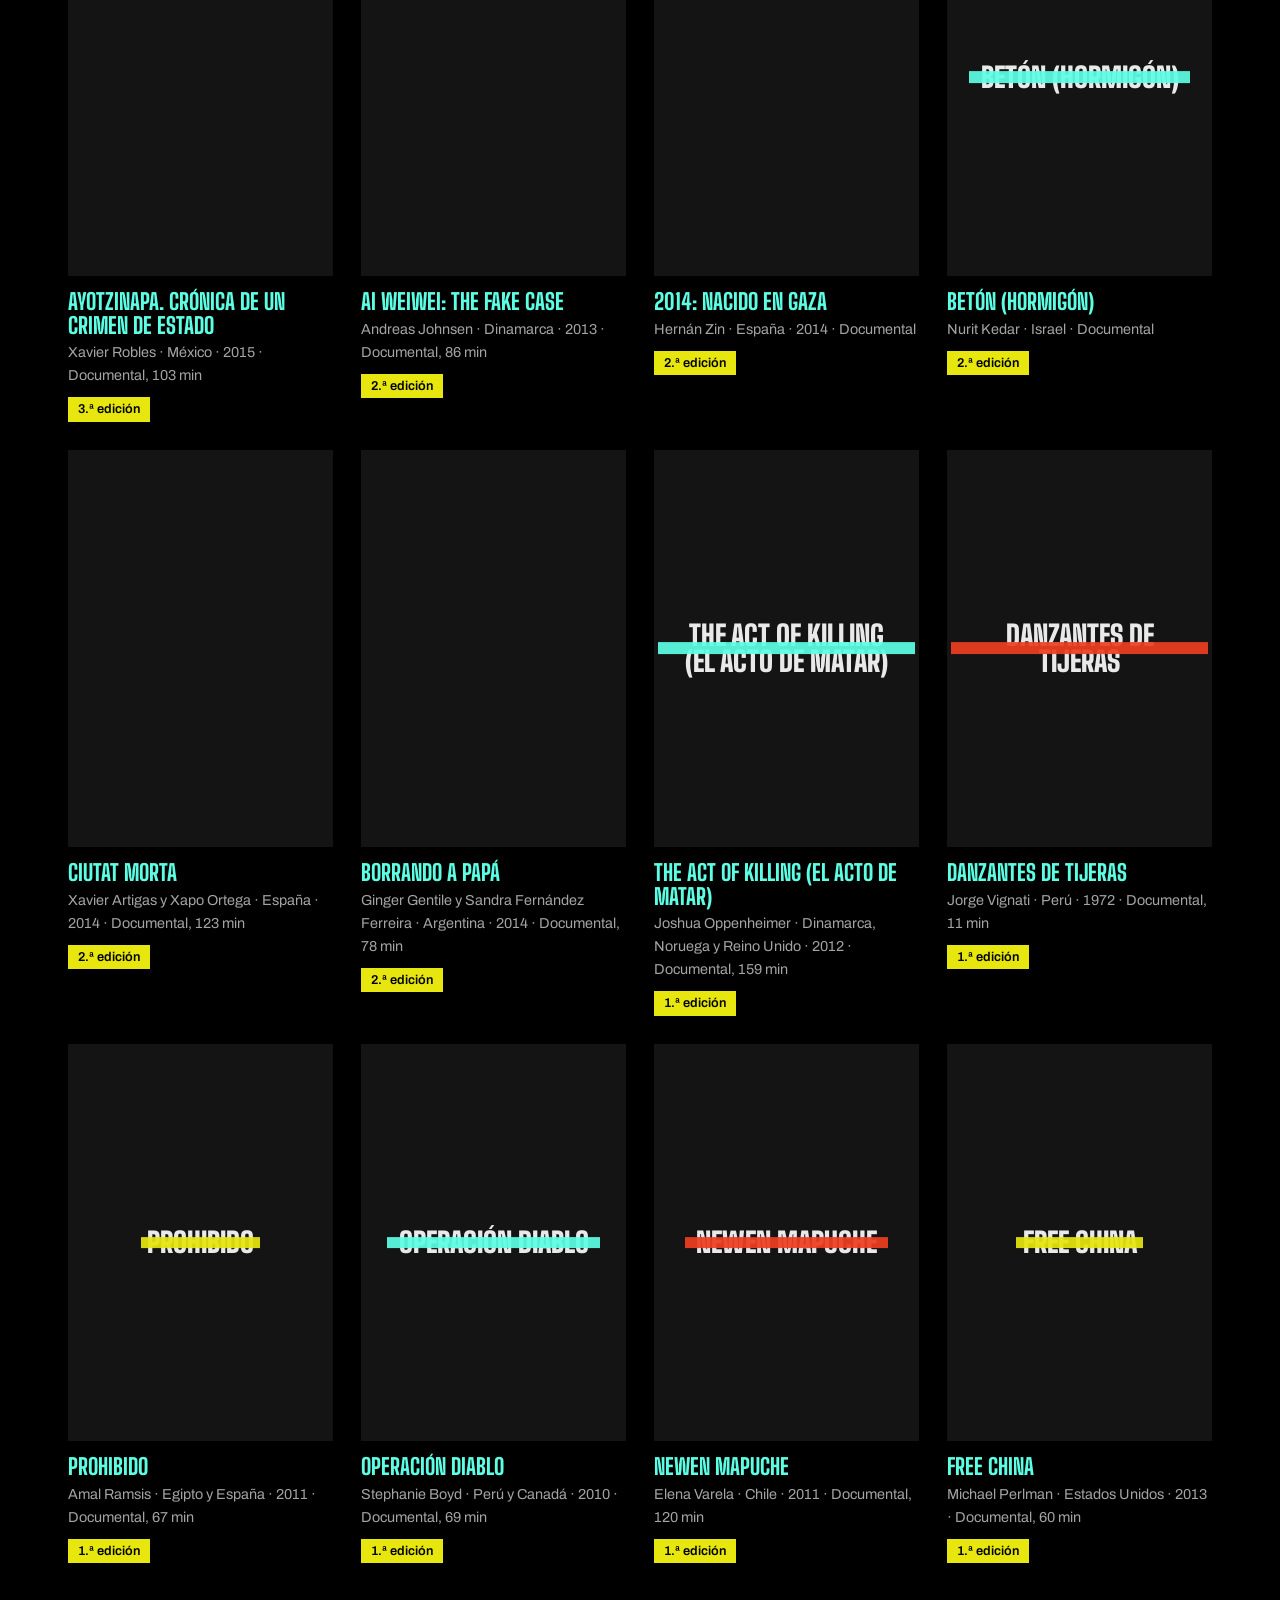
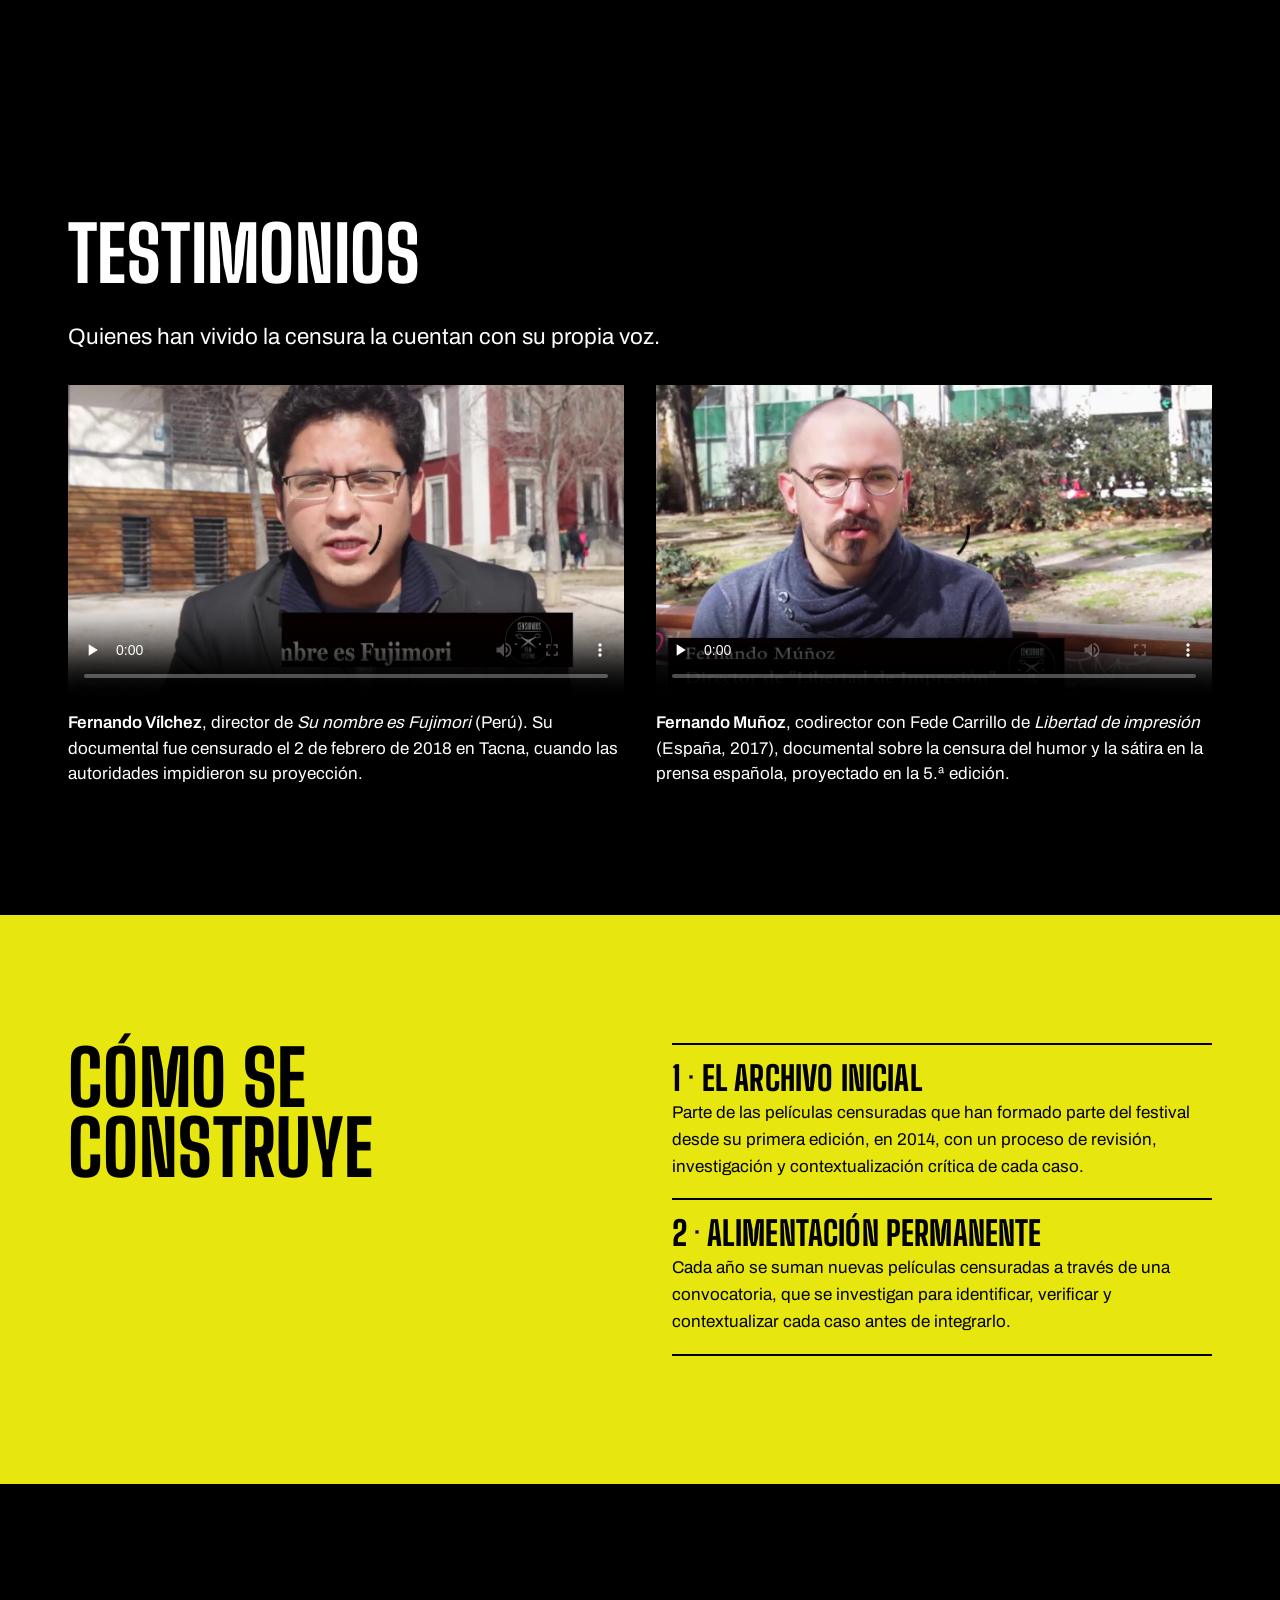
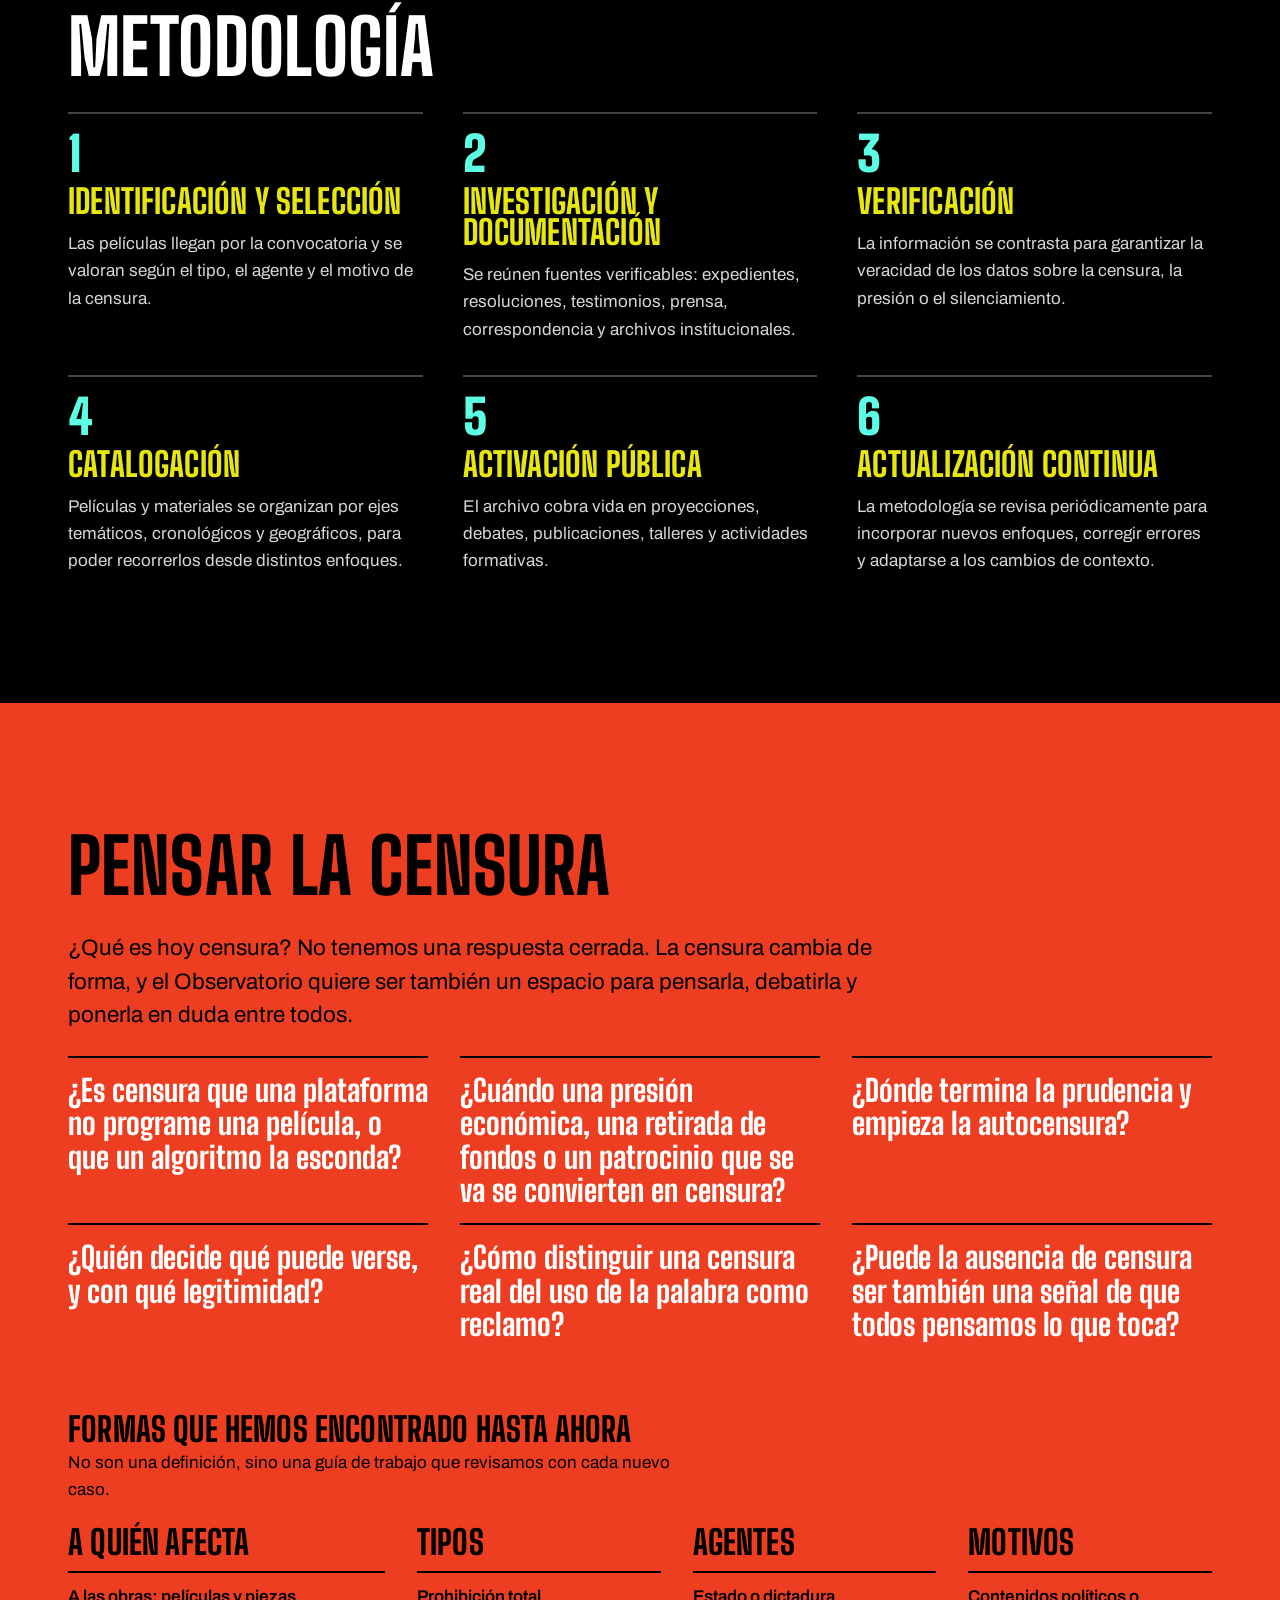
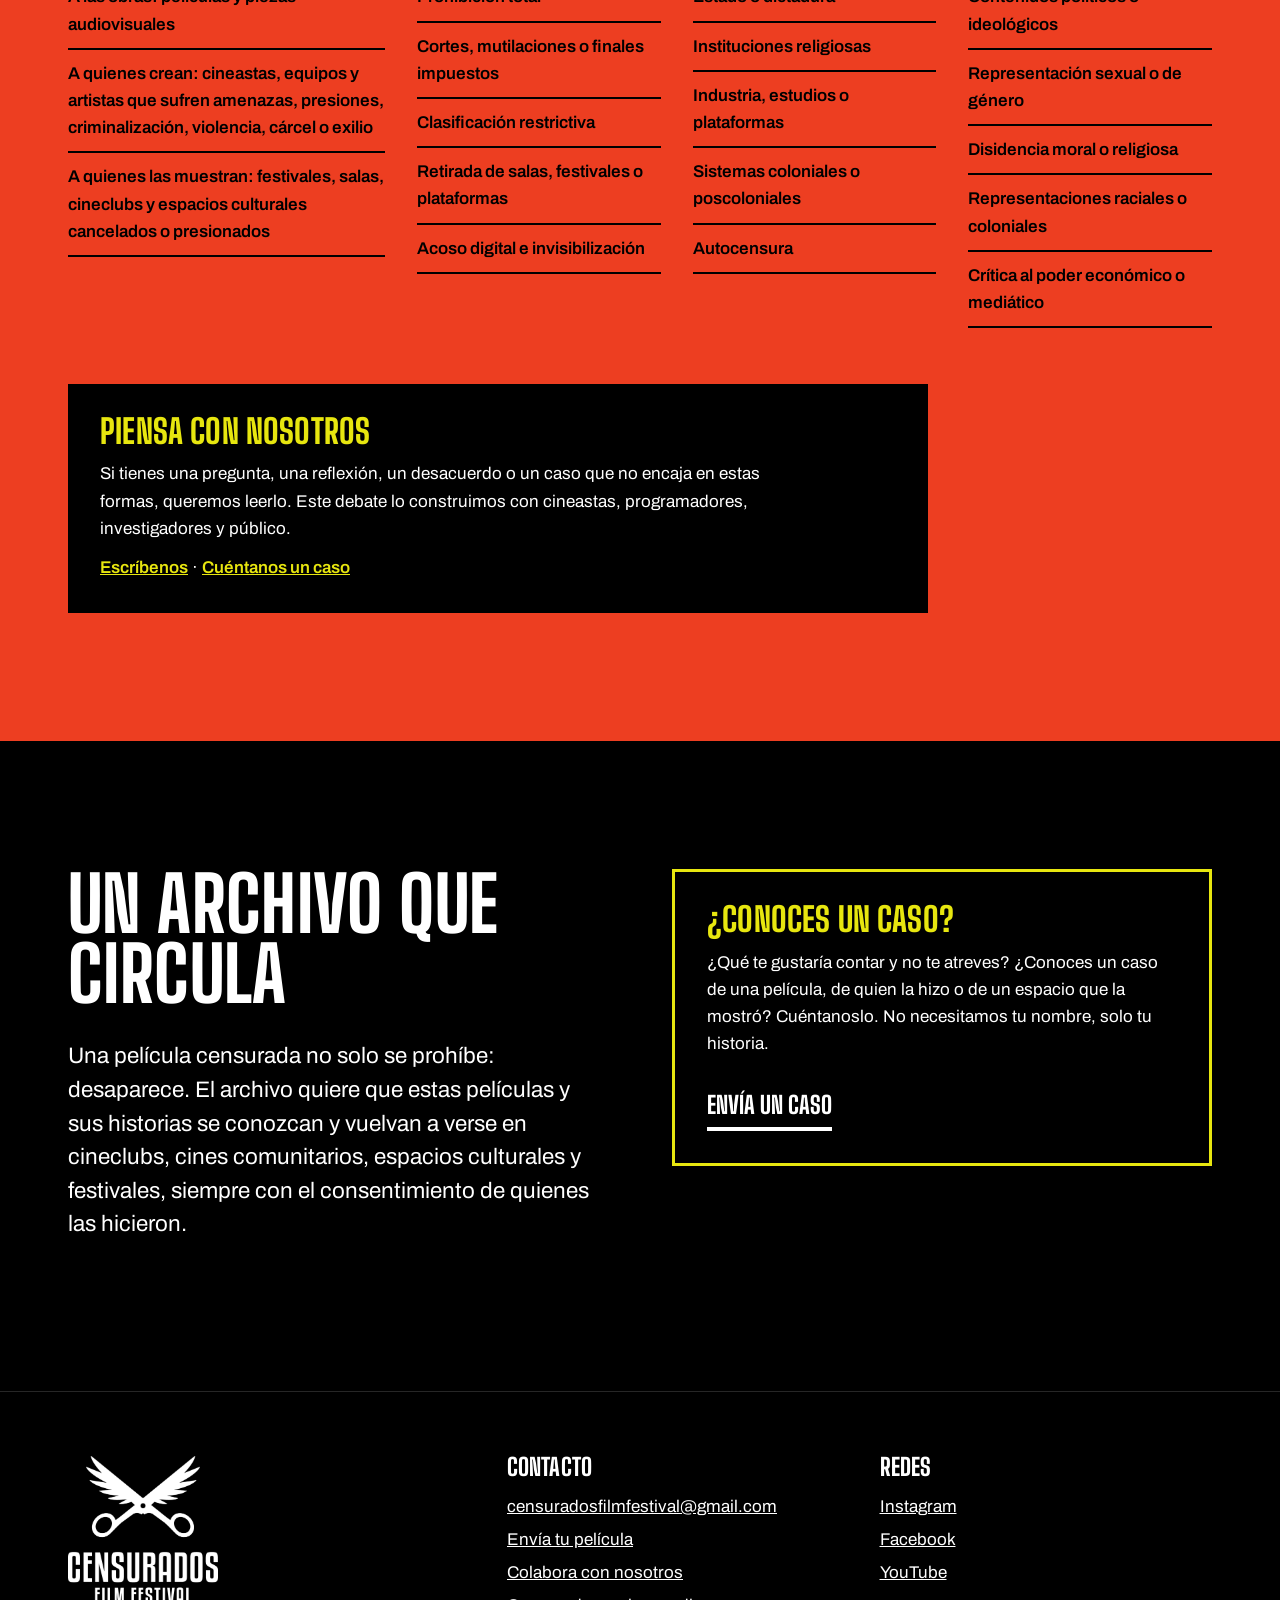
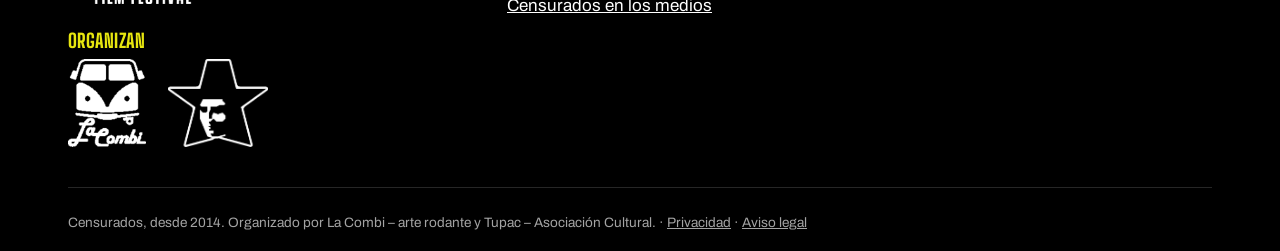
<file: cine-censurado.html>
<!doctype html>
<html lang="es"><head><meta charset="utf-8"><title>Censurados</title>
<meta http-equiv="refresh" content="0; url=observatorio.html#archivo"><link rel="canonical" href="https://censuradosfilmfestival.com/observatorio.html#archivo">
</head><body><p><a href="observatorio.html#archivo">Esta página se ha movido.</a></p></body></html>
</file>
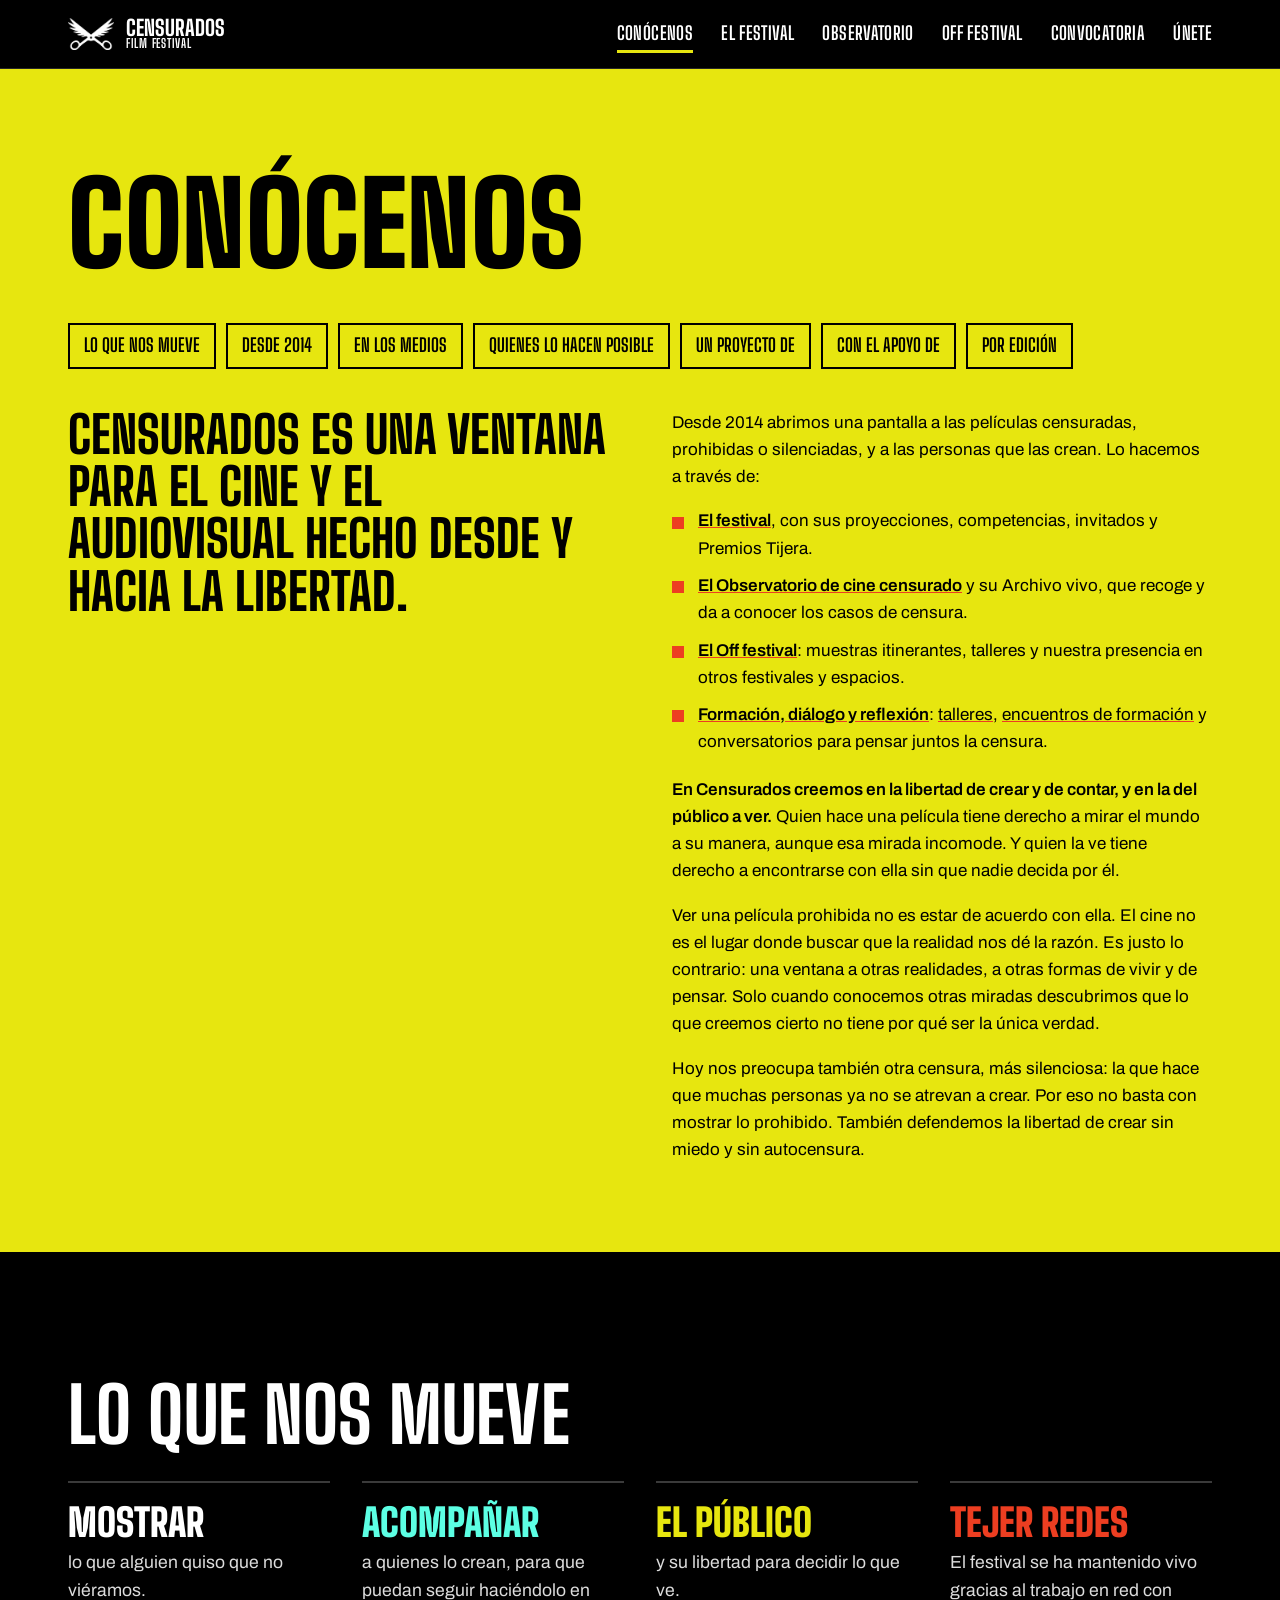
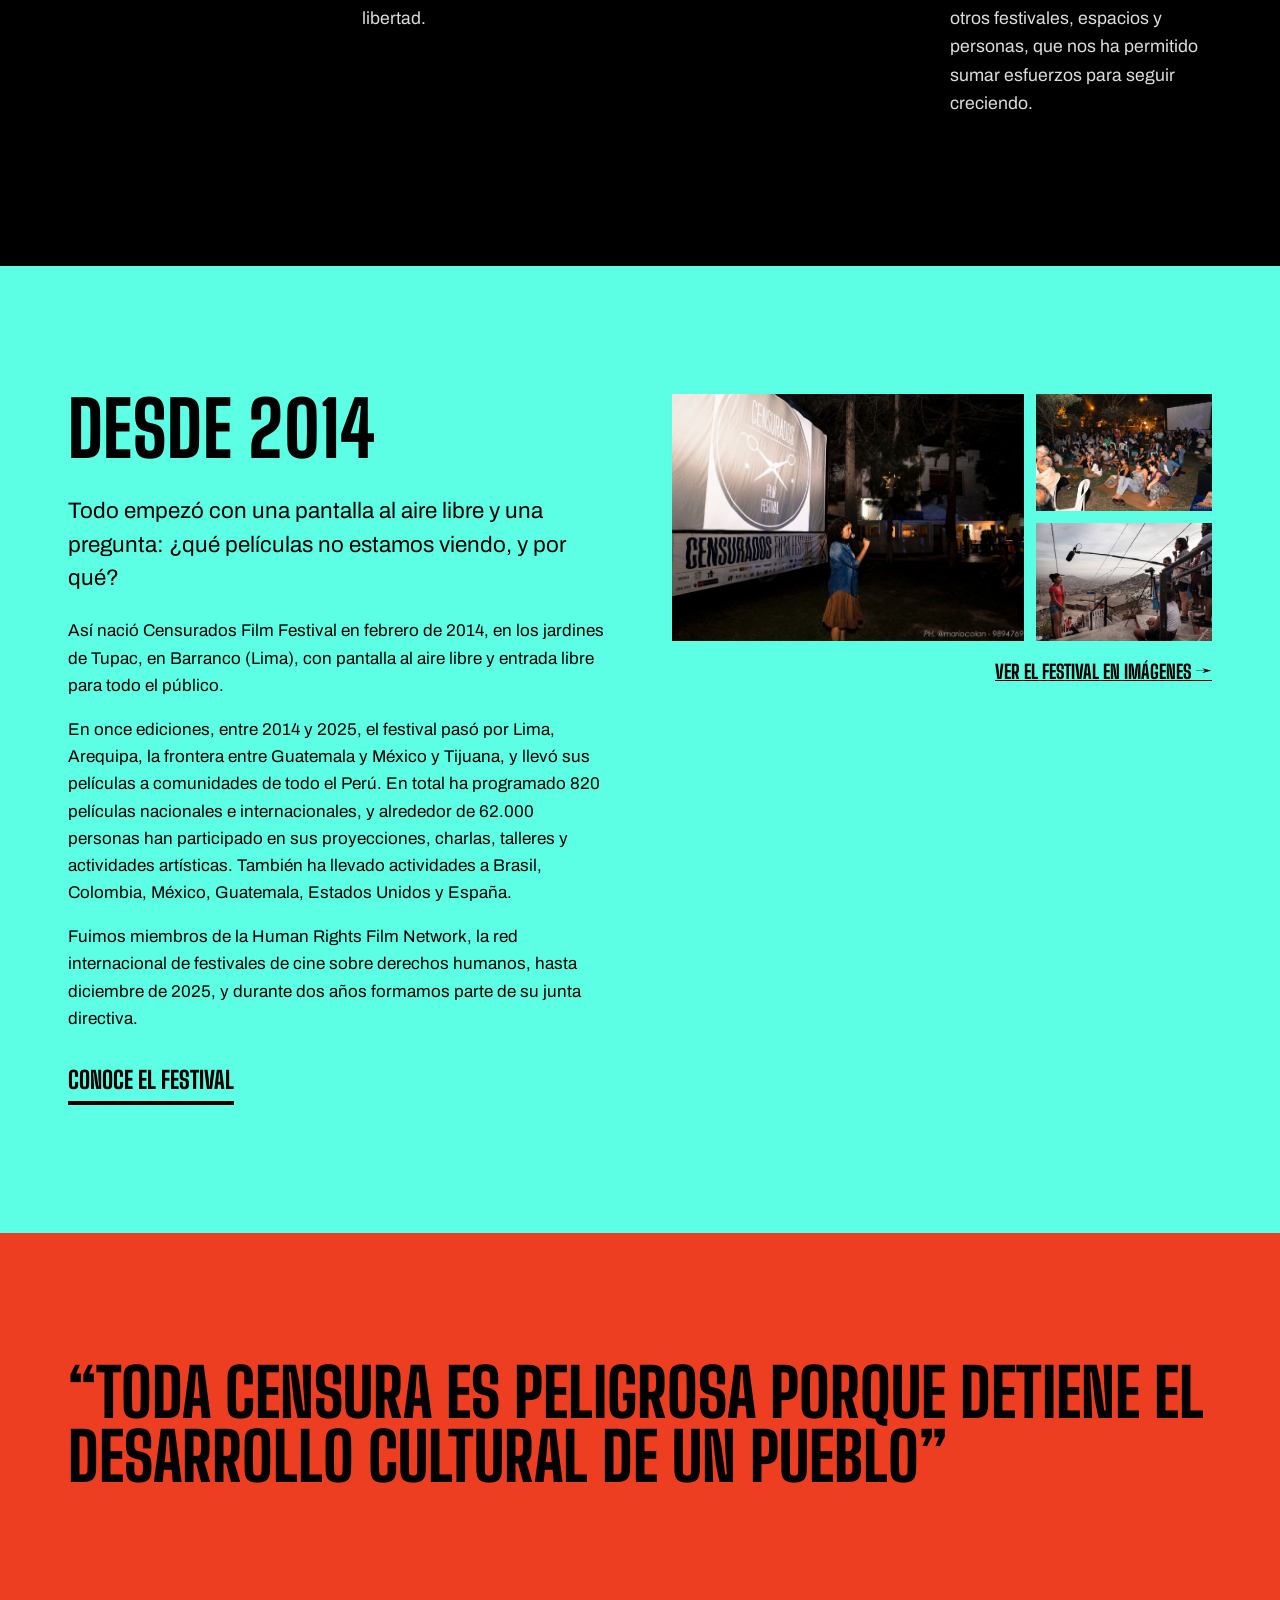
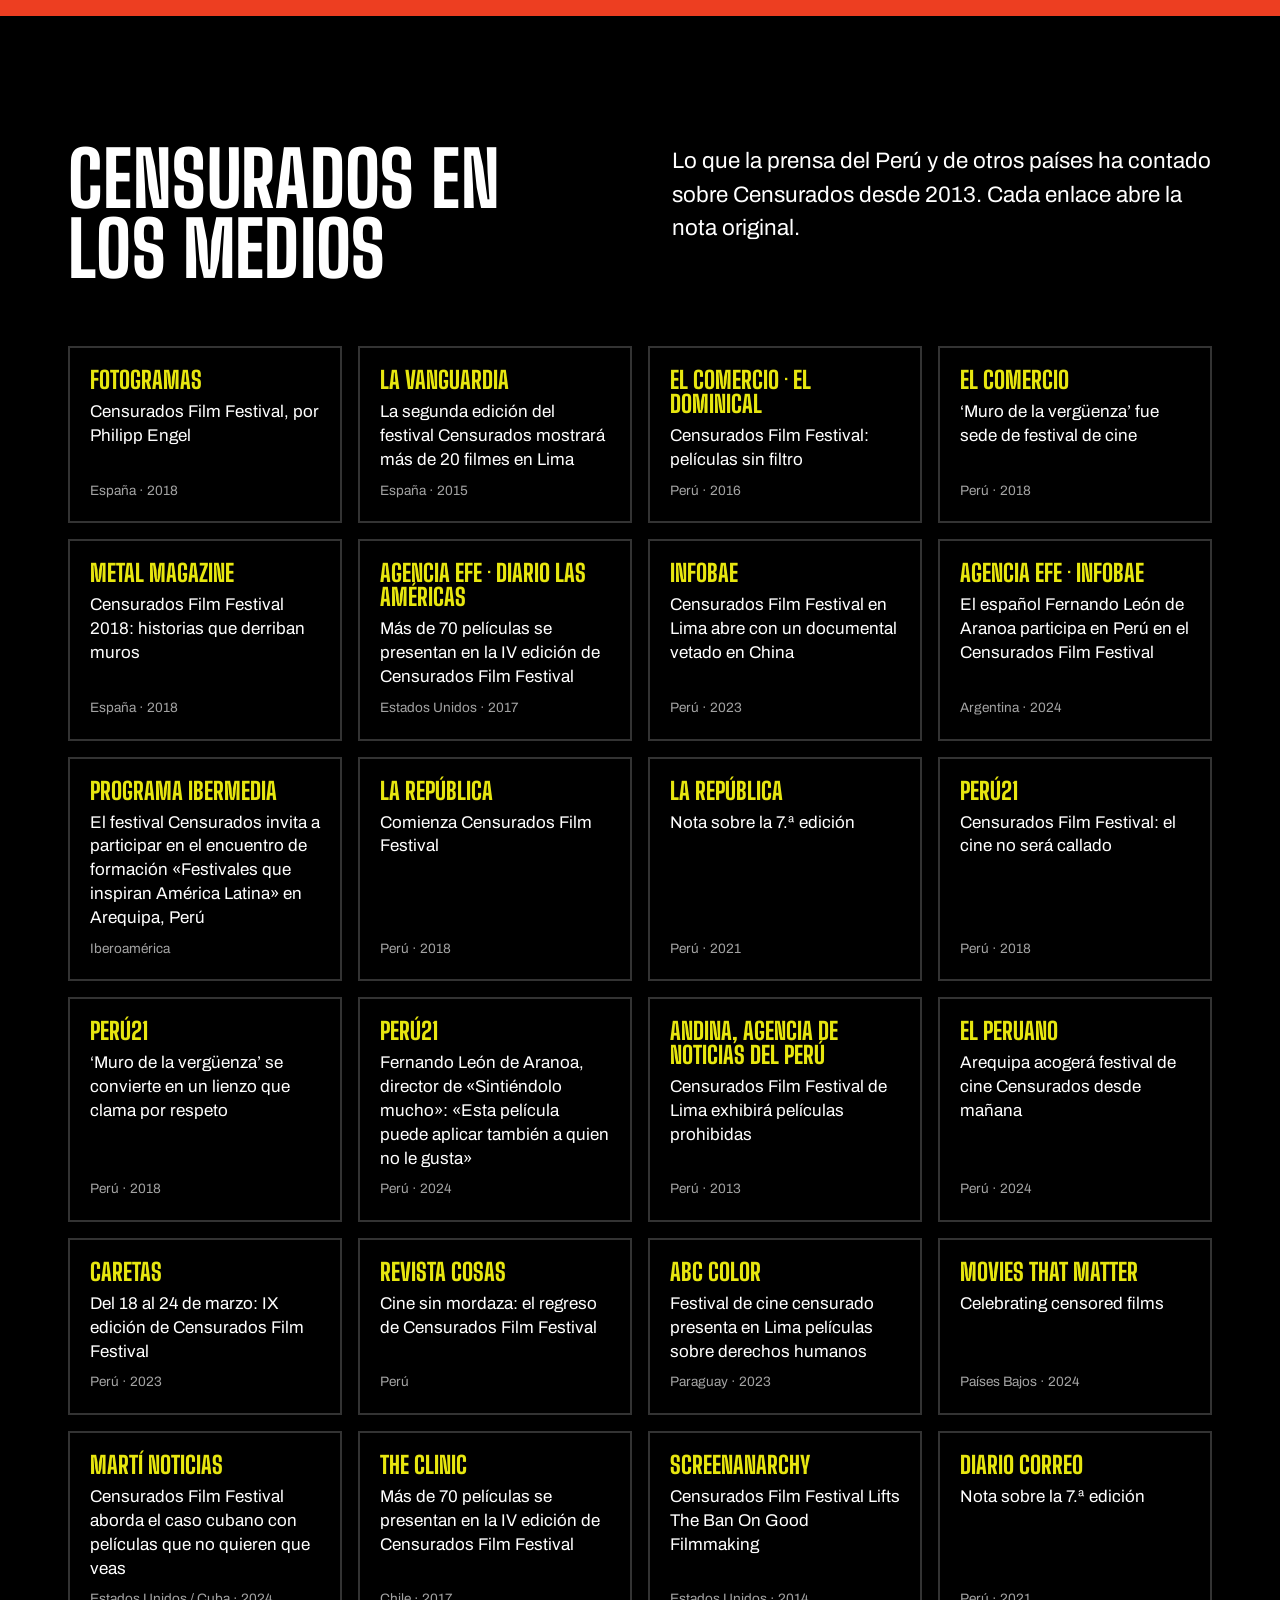
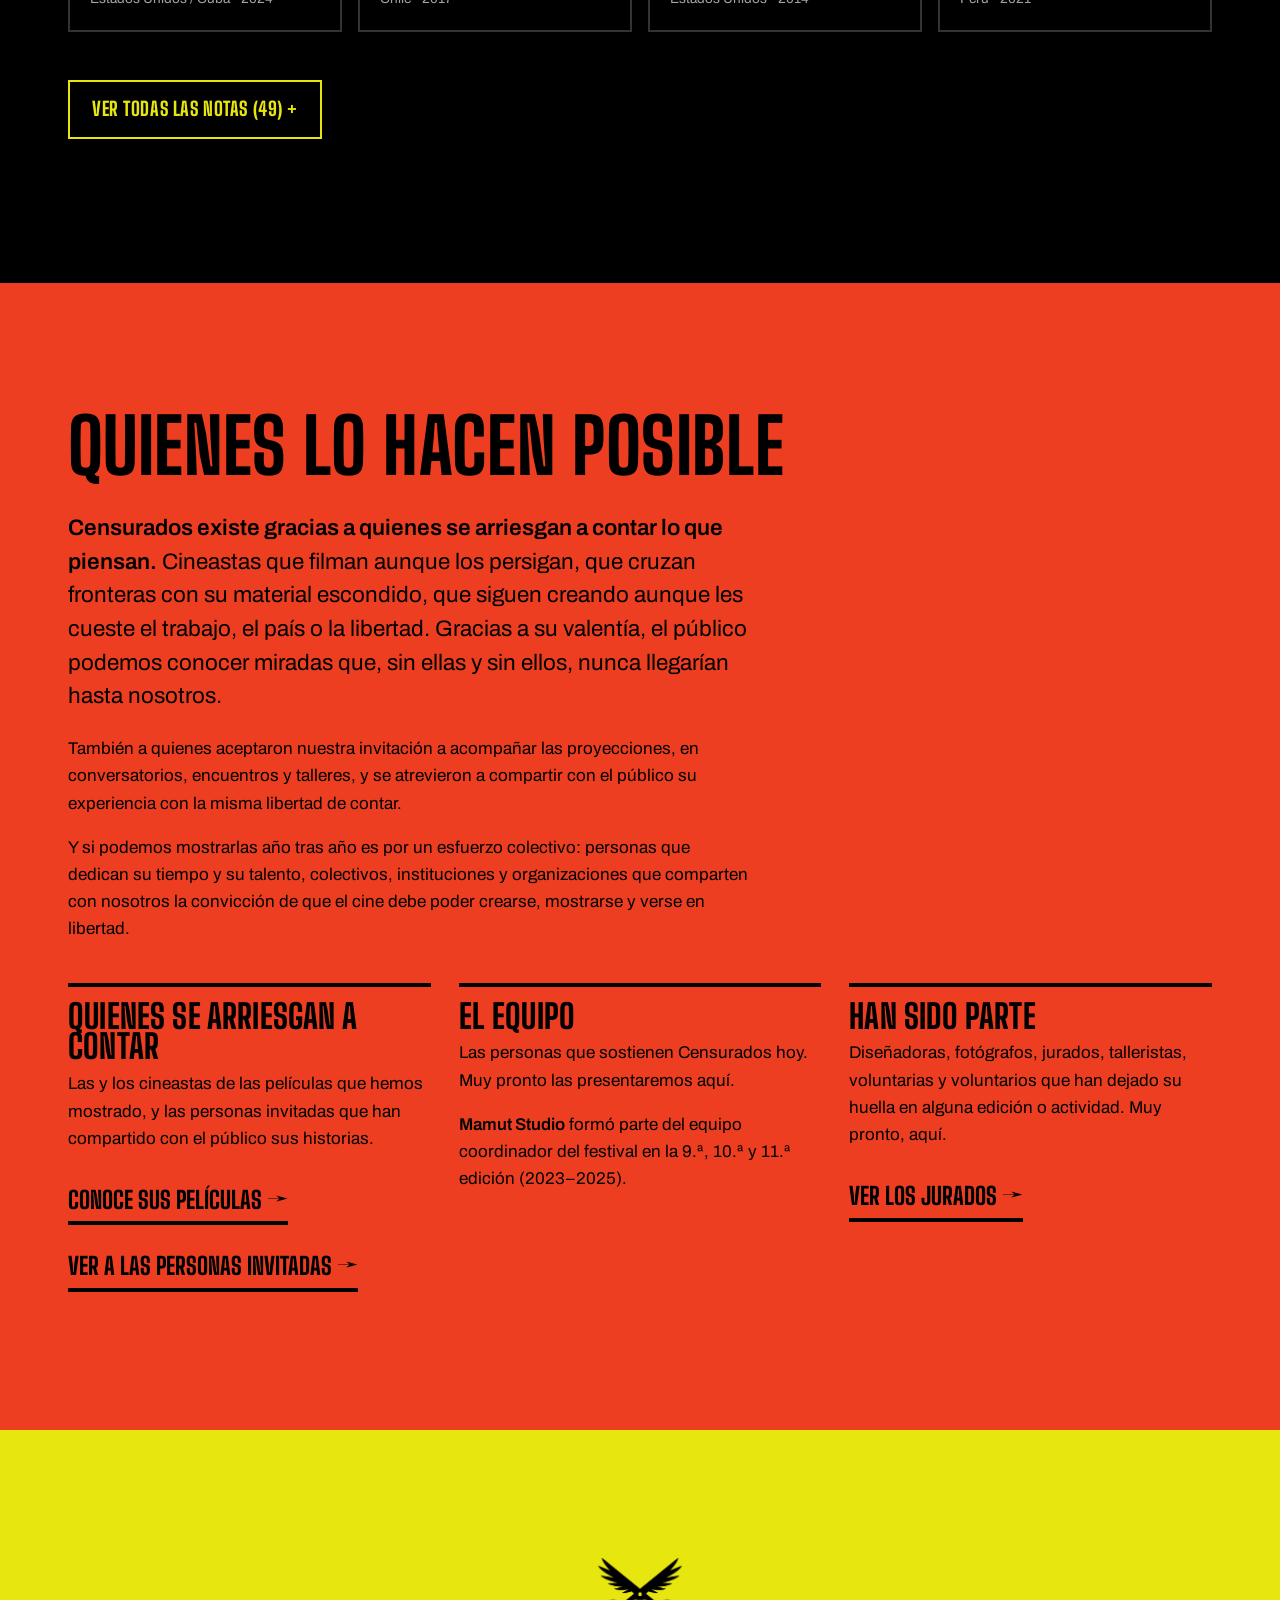
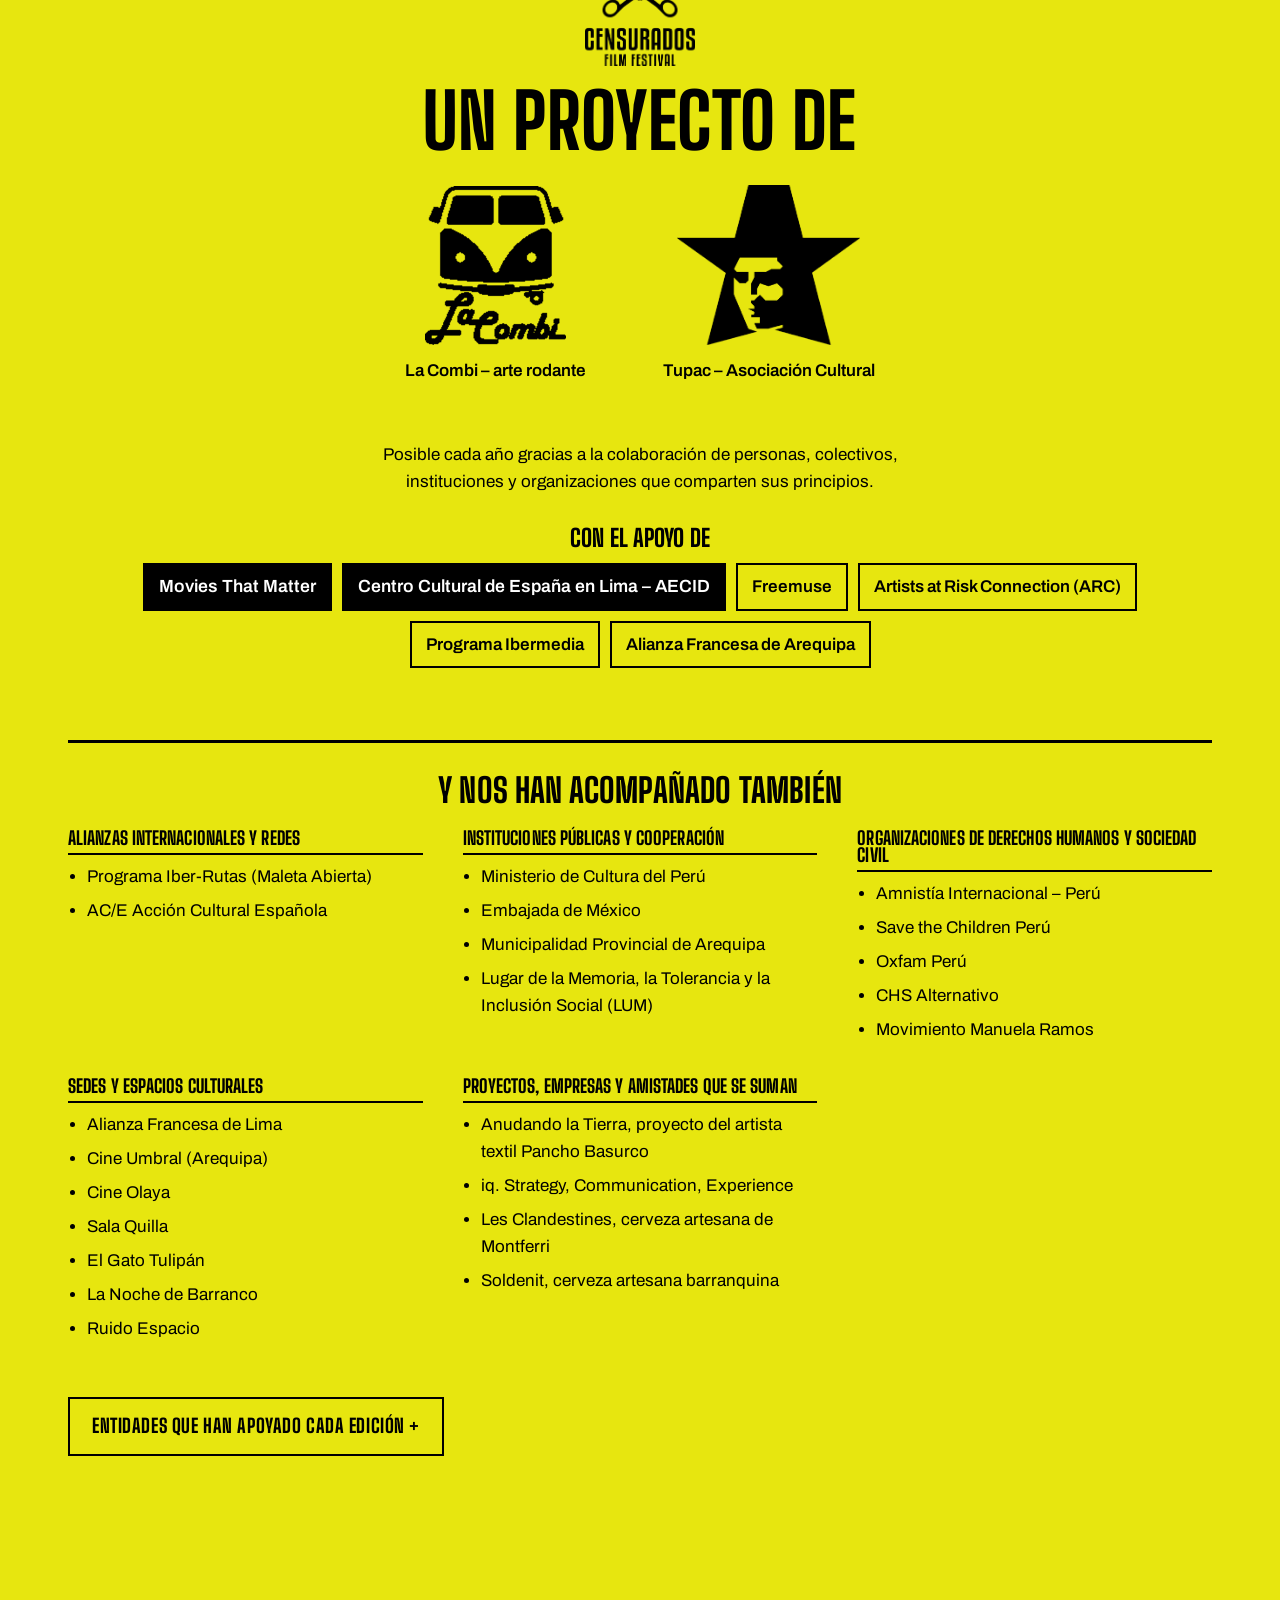
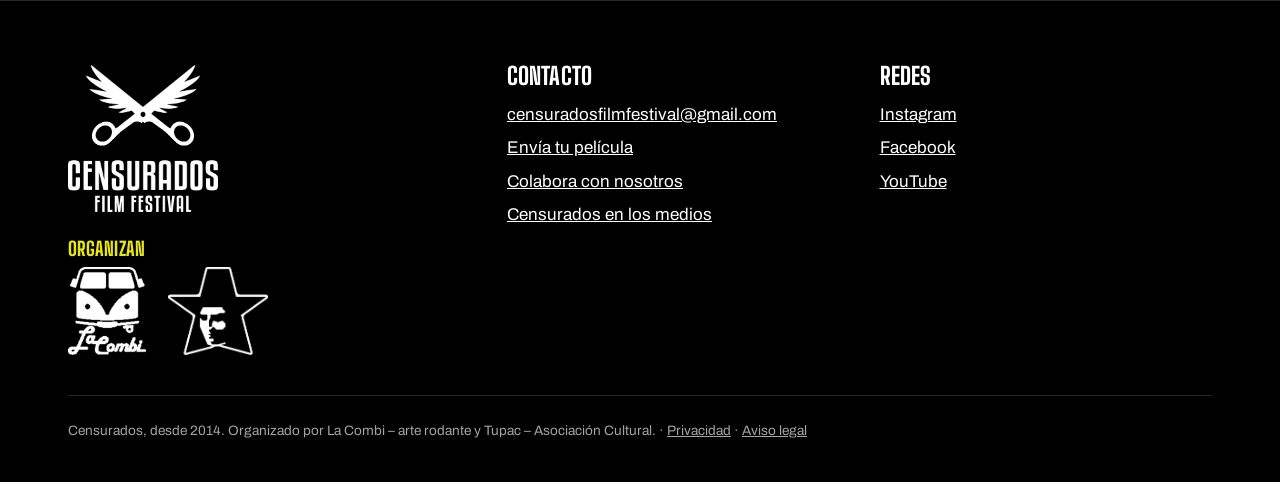
<file: conocenos.html>
<!doctype html>
<html lang="es">
<head>
<meta charset="utf-8">
<meta name="viewport" content="width=device-width, initial-scale=1">
<title>Conócenos · Censurados</title>
<meta name="description" content="Qué es Censurados, su misión, su historia desde 2014 y quién lo organiza: La Combi – arte rodante y Tupac – Asociación Cultural.">
<meta property="og:title" content="Conócenos · Censurados">
<meta property="og:description" content="Qué es Censurados, su misión, su historia desde 2014 y quién lo organiza: La Combi – arte rodante y Tupac – Asociación Cultural.">
<meta property="og:image" content="https://censuradosfilmfestival.com/img/fotos/jardin-tupac-noche.jpg">
<link rel="icon" href="img/icono.png">
<link rel="stylesheet" href="css/estilos.css?v=20261139">
</head>
<body>
<a class="saltar" href="#contenido">Ir al contenido</a>

<header class="cabecera">
  <div class="contenedor">
    <a class="marca" href="index.html"><img src="img/alas-blanco.png" alt="" width="46" height="33"><span>Censurados<small>Film Festival</small></span></a>
    <button class="boton-menu" aria-expanded="false" aria-controls="menu">Menú</button>
    <nav class="menu" id="menu" aria-label="Principal">
      <ul>
        <li><a href="conocenos.html" aria-current="page">Conócenos</a></li>
        <li><a href="trayectoria.html">El festival</a></li>
        <li><a href="observatorio.html">Observatorio</a></li>
        <li><a href="en-ruta.html">Off festival</a></li>
        <li><a href="convocatoria.html">Convocatoria</a></li>
        <li><a href="unete.html">Únete</a></li>
      </ul>
    </nav>
  </div>
</header>

<main id="contenido">
<section class="cabeza-pagina fondo-amarillo">
    <div class="contenedor">
      <h1>Conócenos</h1>
      <nav class="subnav subnav-oscura" aria-label="Secciones de Conócenos">
        <a href="#nos-mueve">Lo que nos mueve</a>
        <a href="#historia">Desde 2014</a>
        <a href="#medios">En los medios</a>
        <a href="#posible">Quienes lo hacen posible</a>
        <a href="#organizadores">Un proyecto de</a>
        <a href="#colaboradores">Con el apoyo de</a>
        <a href="#por-edicion">Por edición</a>
      </nav>
      <div class="dos-columnas conocenos-intro">
        <p class="entradilla">Censurados es una ventana para el cine y el audiovisual hecho desde y hacia la libertad.</p>
        <div>
          <p>Desde 2014 abrimos una pantalla a las películas censuradas, prohibidas o silenciadas, y a las personas que las crean. Lo hacemos a través de:</p>
          <ul class="que-hacemos">
            <li><a href="trayectoria.html"><strong>El festival</strong></a>, con sus proyecciones, competencias, invitados y Premios Tijera.</li>
            <li><a href="observatorio.html"><strong>El Observatorio de cine censurado</strong></a> y su Archivo vivo, que recoge y da a conocer los casos de censura.</li>
            <li><a href="en-ruta.html"><strong>El Off festival</strong></a>: muestras itinerantes, talleres y nuestra presencia en otros festivales y espacios.</li>
            <li><a href="trayectoria.html#formacion"><strong>Formación, diálogo y reflexión</strong></a>: <a href="trayectoria.html#formacion">talleres</a>, <a href="trayectoria.html#fqi">encuentros de formación</a> y conversatorios para pensar juntos la censura.</li>
          </ul>
          <p><strong>En Censurados creemos en la libertad de crear y de contar, y en la del público a ver.</strong> Quien hace una película tiene derecho a mirar el mundo a su manera, aunque esa mirada incomode. Y quien la ve tiene derecho a encontrarse con ella sin que nadie decida por él.</p>
          <p>Ver una película prohibida no es estar de acuerdo con ella. El cine no es el lugar donde buscar que la realidad nos dé la razón. Es justo lo contrario: una ventana a otras realidades, a otras formas de vivir y de pensar. Solo cuando conocemos otras miradas descubrimos que lo que creemos cierto no tiene por qué ser la única verdad.</p>
          <p>Hoy nos preocupa también otra censura, más silenciosa: la que hace que muchas personas ya no se atrevan a crear. Por eso no basta con mostrar lo prohibido. También defendemos la libertad de crear sin miedo y sin autocensura.</p>
        </div>
      </div>
    </div>
  </section>

  <section class="bloque fondo-negro" id="nos-mueve">
    <div class="contenedor">
      <h2>Lo que nos mueve</h2>
      <ul class="mueve">
        <li><strong>Mostrar</strong> lo que alguien quiso que no viéramos.</li>
        <li><strong>Acompañar</strong> a quienes lo crean, para que puedan seguir haciéndolo en libertad.</li>
        <li><strong>El público</strong> y su libertad para decidir lo que ve.</li>
        <li><strong>Tejer redes</strong> El festival se ha mantenido vivo gracias al trabajo en red con otros festivales, espacios y personas, que nos ha permitido sumar esfuerzos para seguir creciendo.</li>
      </ul>
    </div>
  </section>

  <section class="bloque fondo-agua" id="historia">
    <div class="contenedor dos-columnas">
      <div>
        <h2>Desde 2014</h2>
        <p class="entradilla">Todo empezó con una pantalla al aire libre y una pregunta: ¿qué películas no estamos viendo, y por qué?</p>
        <p>Así nació Censurados Film Festival en febrero de 2014, en los jardines de Tupac, en Barranco (Lima), con pantalla al aire libre y entrada libre para todo el público.</p>
        <p>En once ediciones, entre 2014 y 2025, el festival pasó por Lima, Arequipa, la frontera entre Guatemala y México y Tijuana, y llevó sus películas a comunidades de todo el Perú. En total ha programado 820 películas nacionales e internacionales, y alrededor de 62.000 personas han participado en sus proyecciones, charlas, talleres y actividades artísticas. También ha llevado actividades a Brasil, Colombia, México, Guatemala, Estados Unidos y España.</p>
        <p>Fuimos miembros de la Human Rights Film Network, la red internacional de festivales de cine sobre derechos humanos, hasta diciembre de 2025, y durante dos años formamos parte de su junta directiva.</p>
        <a class="enlace-grande" href="trayectoria.html">Conoce el festival</a>
      </div>
      <div class="mosaico">
        <img src="img/fotos/pantalla-inflable.jpg" alt="Una mujer frente a la gran pantalla inflable del festival, de noche" loading="lazy" width="771" height="514">
        <img src="img/fotos/publico-2015.jpg" alt="Público sentado en sillas y en el suelo durante una proyección nocturna" loading="lazy" width="853" height="569">
        <img src="img/fotos/cine-en-el-cerro.jpg" alt="Un equipo con micrófono de pértiga graba en un cerro con casas al fondo" loading="lazy" width="960" height="640">
        <p class="ver-imagenes"><a href="trayectoria.html#imagenes">Ver el festival en imágenes →</a></p>
      </div>
    </div>
  </section>

  <section class="bloque fondo-rojo">
    <div class="contenedor">
      <p class="cita">“Toda censura es peligrosa porque detiene el desarrollo cultural de un pueblo”</p>
    </div>
  </section>

  <section class="bloque fondo-negro" id="medios">
    <div class="contenedor">
      <div class="dos-columnas">
        <h2>Censurados en los medios</h2>
        <p class="entradilla">Lo que la prensa del Perú y de otros países ha contado sobre Censurados desde 2013. Cada enlace abre la nota original.</p>
      </div>
      <ul class="medios-destacados">
          <li><a href="https://www.fotogramas.es/noticias-cine/a19463821/censurados-film-festival/" target="_blank" rel="noopener"><span class="medio">Fotogramas</span><span class="titular">Censurados Film Festival, por Philipp Engel</span><span class="dato">España · 2018</span></a></li>
          <li><a href="https://www.lavanguardia.com/cultura/20150212/54426092144/la-segunda-edicion-del-festival-censurados-mostrara-mas-de-20-filmes-en-lima.html" target="_blank" rel="noopener"><span class="medio">La Vanguardia</span><span class="titular">La segunda edición del festival Censurados mostrará más de 20 filmes en Lima</span><span class="dato">España · 2015</span></a></li>
          <li><a href="https://elcomercio.pe/eldominical/actualidad/censurados-film-festival-peliculas-filtro-392355-noticia/" target="_blank" rel="noopener"><span class="medio">El Comercio · El Dominical</span><span class="titular">Censurados Film Festival: películas sin filtro</span><span class="dato">Perú · 2016</span></a></li>
          <li><a href="https://elcomercio.pe/lima/sucesos/muro-verguenza-sede-festival-cine-noticia-514358" target="_blank" rel="noopener"><span class="medio">El Comercio</span><span class="titular">‘Muro de la vergüenza’ fue sede de festival de cine</span><span class="dato">Perú · 2018</span></a></li>
          <li><a href="https://metalmagazine.eu/es/post/censurados-film-festival-2018-historias-que-derriban-muros" target="_blank" rel="noopener"><span class="medio">Metal Magazine</span><span class="titular">Censurados Film Festival 2018: historias que derriban muros</span><span class="dato">España · 2018</span></a></li>
          <li><a href="https://www.diariolasamericas.com/cultura/mas-70-peliculas-se-presentan-la-iv-edicion-censurados-film-festival-n4116916" target="_blank" rel="noopener"><span class="medio">Agencia EFE · Diario Las Américas</span><span class="titular">Más de 70 películas se presentan en la IV edición de Censurados Film Festival</span><span class="dato">Estados Unidos · 2017</span></a></li>
          <li><a href="https://www.infobae.com/peru/2023/03/17/censurados-film-festival-en-lima-se-inaugura-con-un-documental-vetado-en-china/" target="_blank" rel="noopener"><span class="medio">Infobae</span><span class="titular">Censurados Film Festival en Lima abre con un documental vetado en China</span><span class="dato">Perú · 2023</span></a></li>
          <li><a href="https://www.infobae.com/america/agencias/2024/01/13/el-espanol-fernando-leon-de-aranoa-participa-en-peru-en-el-censurados-film-festival/" target="_blank" rel="noopener"><span class="medio">Agencia EFE · Infobae</span><span class="titular">El español Fernando León de Aranoa participa en Perú en el Censurados Film Festival</span><span class="dato">Argentina · 2024</span></a></li>
          <li><a href="https://www.programaibermedia.com/el-festival-censurados-invita-a-participar-en-el-encuentro-de-formacion-festivales-que-inspiran-america-latina-en-arequipa-peru/" target="_blank" rel="noopener"><span class="medio">Programa Ibermedia</span><span class="titular">El festival Censurados invita a participar en el encuentro de formación «Festivales que inspiran América Latina» en Arequipa, Perú</span><span class="dato">Iberoamérica</span></a></li>
          <li><a href="https://larepublica.pe/cultural/1230687-comienza-censurados-film-festival" target="_blank" rel="noopener"><span class="medio">La República</span><span class="titular">Comienza Censurados Film Festival</span><span class="dato">Perú · 2018</span></a></li>
          <li><a href="https://n9.cl/oauxp" target="_blank" rel="noopener"><span class="medio">La República</span><span class="titular">Nota sobre la 7.ª edición</span><span class="dato">Perú · 2021</span></a></li>
          <li><a href="https://peru21.pe/cultura/censurados-film-festival-cine-sera-callado-404026-noticia/" target="_blank" rel="noopener"><span class="medio">Perú21</span><span class="titular">Censurados Film Festival: el cine no será callado</span><span class="dato">Perú · 2018</span></a></li>
          <li><a href="https://peru21.pe/lima/censurados-film-festival-muro-vergueenza-convierte-lienzo-clama-respeto-fotos-404376-noticia/" target="_blank" rel="noopener"><span class="medio">Perú21</span><span class="titular">‘Muro de la vergüenza’ se convierte en un lienzo que clama por respeto</span><span class="dato">Perú · 2018</span></a></li>
          <li><a href="https://peru21.pe/cultura/fernando-leon-de-aranoa-director-de-sintiendolo-mucho-esta-pelicula-puede-aplicar-tambien-a-quien-no-le-gusta-noticia/" target="_blank" rel="noopener"><span class="medio">Perú21</span><span class="titular">Fernando León de Aranoa, director de «Sintiéndolo mucho»: «Esta película puede aplicar también a quien no le gusta»</span><span class="dato">Perú · 2024</span></a></li>
          <li><a href="https://andina.pe/agencia/noticia-censurados-film-festival-lima-exhibira-peliculas-prohibidas-476788.aspx" target="_blank" rel="noopener"><span class="medio">Andina, agencia de noticias del Perú</span><span class="titular">Censurados Film Festival de Lima exhibirá películas prohibidas</span><span class="dato">Perú · 2013</span></a></li>
          <li><a href="https://www.elperuano.pe/noticia/233160-arequipa-acogera-festival-de-cine-censurados-desde-manana" target="_blank" rel="noopener"><span class="medio">El Peruano</span><span class="titular">Arequipa acogerá festival de cine Censurados desde mañana</span><span class="dato">Perú · 2024</span></a></li>
          <li><a href="https://caretas.pe/cultura/del-18-al-24-de-marzo-ix-edicion-de-censurados-film-festival/" target="_blank" rel="noopener"><span class="medio">Caretas</span><span class="titular">Del 18 al 24 de marzo: IX edición de Censurados Film Festival</span><span class="dato">Perú · 2023</span></a></li>
          <li><a href="https://cosas.pe/cultura/cine-sin-mordaza-el-regreso-de-censurados-film-festival" target="_blank" rel="noopener"><span class="medio">Revista Cosas</span><span class="titular">Cine sin mordaza: el regreso de Censurados Film Festival</span><span class="dato">Perú</span></a></li>
          <li><a href="https://www.abc.com.py/espectaculos/cine-y-tv/2023/03/17/festival-de-cine-censurado-presenta-en-lima-peliculas-sobre-derechos-humanos/" target="_blank" rel="noopener"><span class="medio">ABC Color</span><span class="titular">Festival de cine censurado presenta en Lima películas sobre derechos humanos</span><span class="dato">Paraguay · 2023</span></a></li>
          <li><a href="https://moviesthatmatter.nl/en/magazine/celebrating-censored-films/" target="_blank" rel="noopener"><span class="medio">Movies That Matter</span><span class="titular">Celebrating censored films</span><span class="dato">Países Bajos · 2024</span></a></li>
          <li><a href="https://www.martinoticias.com/a/censurados-film-festival-aborda-el-caso-cubano-con-pel%C3%ADculas-que-no-quieren-que-veas-/381049.html" target="_blank" rel="noopener"><span class="medio">Martí Noticias</span><span class="titular">Censurados Film Festival aborda el caso cubano con películas que no quieren que veas</span><span class="dato">Estados Unidos / Cuba · 2024</span></a></li>
          <li><a href="https://www.theclinic.cl/2017/03/11/mas-70-peliculas-se-presentan-la-iv-edicion-censurados-film-festival/" target="_blank" rel="noopener"><span class="medio">The Clinic</span><span class="titular">Más de 70 películas se presentan en la IV edición de Censurados Film Festival</span><span class="dato">Chile · 2017</span></a></li>
          <li><a href="https://screenanarchy.com/2014/02/censurados-film-festival-lifts-the-ban-on-good-filmmaking.html" target="_blank" rel="noopener"><span class="medio">ScreenAnarchy</span><span class="titular">Censurados Film Festival Lifts The Ban On Good Filmmaking</span><span class="dato">Estados Unidos · 2014</span></a></li>
          <li><a href="https://bit.ly/3euG1pg" target="_blank" rel="noopener"><span class="medio">Diario Correo</span><span class="titular">Nota sobre la 7.ª edición</span><span class="dato">Perú · 2021</span></a></li>
      </ul>
      <details class="medios-plegable">
        <summary class="medios-mas-titulo">Ver todas las notas (49)</summary>
      <ul class="medios-mas">
          <li><a href="https://ccelima.aecid.es/w/x-censurados-film-festival-en-arequipa" target="_blank" rel="noopener">Centro Cultural de España en Lima – AECID</a> <span>Perú · 2024</span></li>
          <li><a href="https://es-us.vida-estilo.yahoo.com/espa%C3%B1ol-fernando-le%C3%B3n-aranoa-participa-031151688.html" target="_blank" rel="noopener">Yahoo Vida y Estilo</a> <span>España · 2024</span></li>
          <li><a href="https://www.elperiodico.com.do/2024/01/13/el-espanol-fernando-leon-de-aranoa-participa-en-peru-en-el-censurados-film-festival/" target="_blank" rel="noopener">El Periódico</a> <span>República Dominicana · 2024</span></li>
          <li><a href="https://www.servindi.org/actualidad-noticias/02/04/2022/censurados-film-festival-pone-en-foco-defensores-amazonicos" target="_blank" rel="noopener">Servindi</a> <span>Perú · 2022</span></li>
          <li><a href="https://elbuho.pe/2024/01/arequipa-sera-escenario-de-defensa-de-derechos-humanos-a-traves-de-10o-censurados-film-festival/" target="_blank" rel="noopener">El Búho</a> <span>Perú · 2024</span></li>
          <li><a href="https://elbuho.pe/2024/01/censurados-regresa-rojo-profundo-a-arequipa-documental-sobre-javier-diez-canseco/" target="_blank" rel="noopener">El Búho: Rojo profundo</a> <span>Perú · 2024</span></li>
          <li><a href="https://iclep.org/post/censurados-film-festival-abordara-situacion-de-los-derechos-humanos-en-cuba/" target="_blank" rel="noopener">ICLEP</a> <span>Cuba · 2024</span></li>
          <li><a href="https://quepasamedia.com/noticias/entretenimiento/el-espanol-fernando-leon-de-aranoa-participa-en-peru-en-el-censurados-film-festival/" target="_blank" rel="noopener">Qué Pasa</a> <span>Estados Unidos · 2024</span></li>
          <li><a href="https://redaccion.lamula.pe/2023/03/17/la-polla-censurados/redaccionmulera/" target="_blank" rel="noopener">La Mula</a> <span>Perú · 2023</span></li>
          <li><a href="https://adncuba.com/cultura/pelicula-cubana-corazon-azul-competira-en-el-censurados-film-festival-de-peru" target="_blank" rel="noopener">ADN Cuba</a> <span>Cuba · 2023</span></li>
          <li><a href="https://redaccion.lamula.pe/2022/04/01/imperdible-edicion-de-censurados-film-el-festival-peruano-de-cine-por-la-libertad-de-expresion-y-los-derechos-humanos/redaccionmulera/" target="_blank" rel="noopener">La Mula</a> <span>Perú · 2022</span></li>
          <li><a href="https://www.ventanaindiscreta.ulima.edu.pe/post/viii-censurados-film-festival-las-competencias-y-las-muestras" target="_blank" rel="noopener">La Ventana Indiscreta (Universidad de Lima)</a> <span>Perú · 2022</span></li>
          <li><a href="https://n9.cl/pokv" target="_blank" rel="noopener">La Mula</a> <span>Perú · 2021</span></li>
          <li><a href="https://n9.cl/fj9d5" target="_blank" rel="noopener">La Mula: segunda nota</a> <span>Perú · 2021</span></li>
          <li><a href="https://diariodelcusco.pe/2021/tendencias/peru-entre-ganadores-de-censurados-film-festival/" target="_blank" rel="noopener">Diario del Cusco</a> <span>Perú · 2021</span></li>
          <li><a href="https://www.pucp.edu.pe/climadecambios/noticias/censurados-film-festival-inaugurara-su-sexta-edicion-con-un-homenaje-a-las-personas-defensoras-de-la-tierra-y-el-medio-ambiente/" target="_blank" rel="noopener">PUCP · Clima de Cambios</a> <span>Perú · 2019</span></li>
          <li><a href="https://puntoseguido.upc.edu.pe/lo-que-nos-dejo-censurados-film-festival-vi/" target="_blank" rel="noopener">Punto Seguido (UPC)</a> <span>Perú · 2019</span></li>
          <li><a href="https://elbuho.pe/archivo/2019/05/12/censurados-vi-festival-de-cine-itinerante/index.html" target="_blank" rel="noopener">El Búho</a> <span>Perú · 2019</span></li>
          <li><a href="https://tvrobles.lamula.pe/2018/04/20/inauguraran-el-v-censurados-film-festival-en-el-muro-de-la-verguenza-de-lima/tvrobles/" target="_blank" rel="noopener">La Mula</a> <span>Perú · 2018</span></li>
          <li><a href="https://redaccion.lamula.pe/2015/02/14/la-censura-mas-grande-es-la-economica-que-cierra-los-espaciow/valentinaperezllosa/" target="_blank" rel="noopener">La Mula</a> <span>Perú · 2015</span></li>
          <li><a href="https://fotografiacalato.com/edicion-especial-del-censurados-film-festival-en-madre-de-dios/" target="_blank" rel="noopener">Revista Calato</a> <span>Perú · 2016</span></li>
          <li><a href="https://cincia.org/cencurados-film-festival-vuelve-a-madre-de-dios/" target="_blank" rel="noopener">CINCIA</a> <span>Perú · 2018</span></li>
          <li>Noticias de Chiapas · «Llega a esta frontera sur Censurados Film Festival» <span>México · 2018 · impreso</span></li>
          <li>Diario Ímpetu · «Lanzan edición itinerante del VI Censurados Film Festival en Pucallpa» <span>Perú · 2019 · impreso</span></li>
          <li><a href="https://comunidaria.com/censurados-film-festival-2015/" target="_blank" rel="noopener">Comunidaria</a> <span>Perú · 2015</span></li>
          <li><a href="https://manoalzada.pe/cultura/10-censurados-film-festival-se-realizara-en-arequipa-con-grandes-invitados-internacionales" target="_blank" rel="noopener">Mano Alzada</a> <span>Perú · 2024</span></li>
          <li><a href="https://enteratepe.com/arequipa-se-convierte-en-escenario-de-defensa-de-los-dd-hh-a-traves-del-cine-en-10-censurados-film-festival-%F0%9F%93%BD%EF%B8%8F/" target="_blank" rel="noopener">Entérate</a> <span>Perú · 2024</span></li>
          <li><a href="https://entradalibre.me/censurados-film-festival-las-peliculas-que-no-quieren-que-veas/" target="_blank" rel="noopener">Entrada Libre</a> <span>Perú · 2024</span></li>
          <li><a href="https://www.elobrero.es/internacional/126719-fernando-leon-de-aranoa-participa-en-peru-en-el-censurados-film-festival.html" target="_blank" rel="noopener">El Obrero</a> <span>España · 2024</span></li>
          <li><a href="https://vivirediciones.es/el-espanol-fernando-leon-de-aranoa-participa-en-peru-en-el-censurados-film-festival/" target="_blank" rel="noopener">Vivir Ediciones</a> <span>España · 2024</span></li>
          <li><a href="https://www.diarioelprogresoperu.com/post/censurados-film-festival-ofrece-en-su-novena-edici%C3%B3n-oferta-educativa-en-centro-cultural-de-espa%C3%B1a" target="_blank" rel="noopener">Diario El Progreso</a> <span>Perú · 2023</span></li>
          <li><a href="https://www.hechoencalifornia1010.com/festival-de-cine-censurado-presenta-en-lima-peliculas-sobre-derechos-humanos-cine-y-tv-abc-color/" target="_blank" rel="noopener">Hecho en California</a> <span>Estados Unidos · 2023</span></li>
          <li><a href="https://noteolvidesdelsaharaoccidental.org/estreno-mundial-el-fuego-escondido-se-estrenara-en-el-festival-de-cine-censuradosfilmfestival/" target="_blank" rel="noopener">No te olvides del Sáhara Occidental</a> <span>Sáhara Occidental · 2023</span></li>
          <li><a href="http://www.aidesep.org.pe/noticias/censurados-film-festival-dedicara-un-foco-especial-las-personas-defensoras-de-la-amazonia" target="_blank" rel="noopener">AIDESEP</a> <span>Perú · 2022</span></li>
          <li><a href="https://www.inforegion.pe/294564/alistan-estreno-de-cuatro-documentales-elaborados-por-poblaciones-indigenas/" target="_blank" rel="noopener">Inforegión</a> <span>Perú · 2022</span></li>
          <li><a href="https://limanews.pe/2022/03/31/8-edicion-de-censurados-film-festival-y-un-homenaje-a-la-cultura-finlandesa/" target="_blank" rel="noopener">Lima News</a> <span>Perú · 2022</span></li>
          <li><a href="https://pressperu.com/ciclo-de-cine-gratuito-8-edicion-de-censurados-film-festival-y-un-homenaje-a-la-cultura-finlandesa/" target="_blank" rel="noopener">Press Perú</a> <span>Perú · 2022</span></li>
          <li><a href="https://www.radiocamoapa.com/noticias/internacionales/documental-patria-libre-para-vivir-nominado-en-festival-internacional/" target="_blank" rel="noopener">Radio Camoapa</a> <span>Nicaragua · 2022</span></li>
          <li><a href="https://bit.ly/2PdZZMH" target="_blank" rel="noopener">Caretas</a> <span>Perú · 2021</span></li>
          <li><a href="https://n9.cl/pm9h" target="_blank" rel="noopener">Mano Alzada</a> <span>Perú · 2021</span></li>
          <li><a href="https://n9.cl/hvond" target="_blank" rel="noopener">Heptagrama</a> <span>Perú · 2021</span></li>
          <li><a href="https://n9.cl/ocsnn" target="_blank" rel="noopener">Loreto Ahora</a> <span>Perú · 2021</span></li>
          <li><a href="https://moyobamba.com/virus-mamapara-el-guardian-de-la-memoria-y-nosotros-no-olvidamos-se-llevan-las-tijeras-de-la-7a-edicion-de-censurados-film-festival/" target="_blank" rel="noopener">MNC Noticias (Moyobamba)</a> <span>Perú · 2021</span></li>
          <li><a href="https://newstrujillo.com/mas-de-70-peliculas-para-ver-el-cine-que-no-quieren-que-veas/" target="_blank" rel="noopener">News Trujillo</a> <span>Perú · 2021</span></li>
          <li><a href="https://bit.ly/3b3d3fq" target="_blank" rel="noopener">Noticias Trujillo</a> <span>Perú · 2021</span></li>
          <li><a href="https://www.limavaga.com/2023/03/el-cine-y-los-derechos-humanos-toman.html" target="_blank" rel="noopener">Limavaga</a> <span>Perú · 2023</span></li>
          <li><a href="https://limaenescena.pe/stec_event/viii-censurados-film-festival/" target="_blank" rel="noopener">Lima en Escena</a> <span>Perú · 2022</span></li>
          <li><a href="https://clubcineperu.wordpress.com/2022/04/04/censurados-film-festival-2022/" target="_blank" rel="noopener">Club Cine Perú</a> <span>Perú · 2022</span></li>
          <li><a href="http://www.paginas-del-diario-de-satan.com/pdds/?p=7029" target="_blank" rel="noopener">Páginas del Diario de Satán</a> <span>Perú · 2022</span></li>
      </ul>
      </details>
    </div>
  </section>

  <section class="bloque fondo-rojo" id="posible">
    <div class="contenedor">
      <h2>Quienes lo hacen posible</h2>
      <div class="posible-texto">
        <p class="entradilla"><strong>Censurados existe gracias a quienes se arriesgan a contar lo que piensan.</strong> Cineastas que filman aunque los persigan, que cruzan fronteras con su material escondido, que siguen creando aunque les cueste el trabajo, el país o la libertad. Gracias a su valentía, el público podemos conocer miradas que, sin ellas y sin ellos, nunca llegarían hasta nosotros.</p>
        <p>También a quienes aceptaron nuestra invitación a acompañar las proyecciones, en conversatorios, encuentros y talleres, y se atrevieron a compartir con el público su experiencia con la misma libertad de contar.</p>
        <p>Y si podemos mostrarlas año tras año es por un esfuerzo colectivo: personas que dedican su tiempo y su talento, colectivos, instituciones y organizaciones que comparten con nosotros la convicción de que el cine debe poder crearse, mostrarse y verse en libertad.</p>
      </div>
      <div class="posible-capas">
        <article id="cuentan">
          <h3>Quienes se arriesgan a contar</h3>
          <p>Las y los cineastas de las películas que hemos mostrado, y las personas invitadas que han compartido con el público sus historias.</p>
          <a class="enlace-grande" href="observatorio.html#archivo">Conoce sus películas →</a>
          <a class="enlace-grande" href="trayectoria.html#invitados">Ver a las personas invitadas →</a>
        </article>
        <article id="equipo">
          <h3>El equipo</h3>
          <p>Las personas que sostienen Censurados hoy. Muy pronto las presentaremos aquí.</p>
          <p><strong>Mamut Studio</strong> formó parte del equipo coordinador del festival en la 9.ª, 10.ª y 11.ª edición (2023–2025).</p>
        </article>
        <article id="han-sido-parte">
          <h3>Han sido parte</h3>
          <p>Diseñadoras, fotógrafos, jurados, talleristas, voluntarias y voluntarios que han dejado su huella en alguna edición o actividad. Muy pronto, aquí.</p>
          <a class="enlace-grande" href="trayectoria.html#jurados">Ver los jurados →</a>
        </article>
      </div>
    </div>
  </section>

  <section class="bloque fondo-amarillo" id="organizadores">
    <div class="contenedor">
      <div class="hacen-posible">
        <img class="hp-logo" src="img/logo-negro.png" alt="Censurados Film Festival" width="150" height="147">
        <h2>Un proyecto de</h2>
        <div class="logos-org">
          <a href="https://www.la-combi.com" target="_blank" rel="noopener"><img src="img/lacombi-negro.png" alt="La Combi – arte rodante" width="444" height="504"><span>La Combi – arte rodante</span></a>
          <a href="#organizadores"><img src="img/tupac-negro.png" alt="Tupac – Asociación Cultural" width="839" height="733"><span>Tupac – Asociación Cultural</span></a>
        </div>
        <p class="hp-texto">Posible cada año gracias a la colaboración de personas, colectivos, instituciones y organizaciones que comparten sus principios.</p>
        <h3 class="hp-sub" id="colaboradores">Con el apoyo de</h3>
        <ul class="colaboran-lista">
          <li class="destacado">Movies That Matter</li>
          <li class="destacado">Centro Cultural de España en Lima – AECID</li>
          <li>Freemuse</li>
          <li>Artists at Risk Connection (ARC)</li>
          <li>Programa Ibermedia</li>
          <li>Alianza Francesa de Arequipa</li>
        </ul>
      </div>
      <div class="apoyos-ampliado">
        <h3 class="hp-sub">Y nos han acompañado también</h3>
        <div class="apoyos-bloques">
          <div class="apoyos-bloque"><h3>Alianzas internacionales y redes</h3><ul class="apoyos"><li>Programa Iber-Rutas (Maleta Abierta)</li><li>AC/E Acción Cultural Española</li></ul></div>
          <div class="apoyos-bloque"><h3>Instituciones públicas y cooperación</h3><ul class="apoyos"><li>Ministerio de Cultura del Perú</li><li>Embajada de México</li><li>Municipalidad Provincial de Arequipa</li><li>Lugar de la Memoria, la Tolerancia y la Inclusión Social (LUM)</li></ul></div>
          <div class="apoyos-bloque"><h3>Organizaciones de derechos humanos y sociedad civil</h3><ul class="apoyos"><li>Amnistía Internacional – Perú</li><li>Save the Children Perú</li><li>Oxfam Perú</li><li>CHS Alternativo</li><li>Movimiento Manuela Ramos</li></ul></div>
          <div class="apoyos-bloque"><h3>Sedes y espacios culturales</h3><ul class="apoyos"><li>Alianza Francesa de Lima</li><li>Cine Umbral (Arequipa)</li><li>Cine Olaya</li><li>Sala Quilla</li><li>El Gato Tulipán</li><li>La Noche de Barranco</li><li>Ruido Espacio</li></ul></div>
          <div class="apoyos-bloque"><h3>Proyectos, empresas y amistades que se suman</h3><ul class="apoyos"><li>Anudando la Tierra, proyecto del artista textil Pancho Basurco</li><li>iq. Strategy, Communication, Experience</li><li>Les Clandestines, cerveza artesana de Montferri</li><li>Soldenit, cerveza artesana barranquina</li></ul></div>
        </div>
      </div>
      <div class="apoyos-ediciones" id="por-edicion">
        <details class="medios-plegable">
          <summary class="medios-mas-titulo">Entidades que han apoyado cada edición</summary>
          <div class="ed-apoyos"><h4>11.ª · 2025 · Arequipa</h4><p>Centro Cultural de España en Lima – AECID · Municipalidad Provincial de Arequipa · Programa Ibermedia · Ministerio de Cultura del Perú · Alianza Francesa de Arequipa · Human Rights Film Network · Caída Libre Films · Artists at Risk Connection (ARC) · Soldenit, cerveza artesana barranquina · Machina · Bohême Arequipa · Umbral Centro Cultural · Atómica</p></div>
          <div class="ed-apoyos"><h4>10.ª · 2024 · Arequipa</h4><p>Centro Cultural de España en Lima – AECID · Municipalidad Provincial de Arequipa · Ministerio de Cultura del Perú · International IDEA · Alianza Francesa de Arequipa · Umbral Centro Cultural · Universidad Nacional de San Agustín (UNSA) · Casa Museo Mario Vargas Llosa · Aldeas Infantiles SOS Perú · Movies That Matter · Artists at Risk Connection (ARC) · Instituto Nacional Penitenciario (INPE) · Human Rights Film Network · CDV Play · Accecine · Open Arms · FiSahara · Machina · El Wecco · Música a la Carta · Soldenit, cerveza artesana barranquina · Les Clandestines · Anudando la Tierra · Rayuela · Bibat</p></div>
          <div class="ed-apoyos"><h4>8.ª · 2022 · Lima</h4><p>Centro Cultural de España en Lima – AECID · iq. Strategy, Communication, Experience · La Noche de Barranco · Alianza Francesa de Lima · Municipalidad de Barranco · El Gato Tulipán · Municipalidad de Lima · Human Rights Film Network · Dínamo · Instituto del Bien Común · Oxfam · Artists at Risk Connection (ARC) · Amazonarte Perú · Diversxs (Amnistía Internacional) · Fraternidad Trans Masculina Perú · CDV Play · Machina · Amancaes · Cine Cine · Cineclub Amaru (Ayacucho) · Salita Cine Libre · Utopía en Movimiento</p></div>
          <div class="ed-apoyos"><h4>7.ª · 2021 · Lima y en línea</h4><p>Movies That Matter · Centro Cultural de España en Lima – AECID · Amnistía Internacional – Perú · El Gato Tulipán · Barranco + Cultura · Artists at Risk Connection (ARC) · AC/E Acción Cultural Española · Maleta Abierta · Amancaes · iq. Strategy, Communication, Experience</p></div>
          <div class="ed-apoyos"><h4>5.ª · 2018 · Lima, Guatemala, México y Estados Unidos</h4><p>Movies That Matter · Human Rights Film Network · Iber-Rutas · Centro Cultural de España en Lima – AECID · ECOSUR · Oxfam · Actúa.pe · Lunes Consultores · AMEXCID · Embajada de México en el Perú · Cine Olaya · Alianza Francesa de Lima · Ventana Indiscreta (Universidad de Lima) · Centro Cultural UNI · Cine Tonalá · Centro Cultural de la Raza · El 77 Centro Cultural · Casa Refugio Citlaltépetl · Sony · Universidad Ricardo Palma · Municipalidad de Surco · Municipalidad de San Juan de Miraflores · Tapachula · Escuela Superior de Tapachula · Iniciativas para el Desarrollo Humano · Rodantes Cineforo · Ferran Gisbert · Al Este · Soda Films · Festival de Cine y Derechos Humanos de Barcelona · ¡Pásala! · Minuto 90 · Asociación Mundo Sostenible · Save the Children · NoMúsica · Casa de la Emancipación · Centro Cultural de España en México · Casa Barrio · Cine Aullador · Cineclub de Lambayeque · Colegio Christa McAuliffe</p></div>
          <div class="ed-apoyos"><h4>3.ª · 2016 · Lima</h4><p>NoMúsica · Amnistía Internacional · Proyecto Quipu · La Libre · La Llama Producciones · El Gato Tulipán · Victoria Bar · MAC Lima · Sabor y Control · Descabellado · Bombillo · Ángel Demonio · Cine Andante · Monopelao · Cineclub de Lambayeque · La Churunga Films · La Pelirroja Cineclub</p></div>
          <div class="ed-apoyos"><h4>2.ª · 2015 · Lima</h4><p>Ministerio de Cultura del Perú · Centro Cultural de España en Lima – AECID · Arte por la Memoria · Spinaca · Monopelao · Cine70 · DJ Chule · Wake Up · Acción Poética Lima · La Churunga Films · Catumba Cine · TeleAndes · Bombillo · Cholo · La Llama Producciones · Rima · Tupia · Emiliu.com</p></div>
        </details>
      </div>
    </div>
  </section>
</main>

<footer class="pie fondo-negro">
  <div class="contenedor">
    <div>
      <img src="img/logo-blanco.png" alt="Censurados Film Festival" width="150" height="147">
      <h2 class="organizan-titulo">Organizan</h2>
      <a class="organizan" href="conocenos.html#organizadores">
        <img src="img/lacombi-blanco.png" alt="La Combi – arte rodante" width="444" height="504">
        <img src="img/tupac-oscuro.png" alt="Tupac – Asociación Cultural" width="875" height="769">
      </a>
    </div>
    <div>
      <h2>Contacto</h2>
      <ul>
        <li><a href="mailto:censuradosfilmfestival@gmail.com">censuradosfilmfestival@gmail.com</a></li>
        <li><a href="convocatoria.html">Envía tu película</a></li>
        <li><a href="unete.html">Colabora con nosotros</a></li>
        <li><a href="conocenos.html#medios">Censurados en los medios</a></li>
      </ul>
    </div>
    <div>
      <h2>Redes</h2>
      <ul>
        <li><a href="https://www.instagram.com/censuradosfilmfestival/">Instagram</a></li>
        <li><a href="https://www.facebook.com/censuradosfilmfestival">Facebook</a></li>
        <li><a href="https://www.youtube.com/channel/UCcZii9CY7aCyMJ9GrzjTRmA">YouTube</a></li>
      </ul>
    </div>
    <p class="legal">Censurados, desde 2014. Organizado por La Combi – arte rodante y Tupac – Asociación Cultural. · <a href="privacidad.html">Privacidad</a> · <a href="aviso-legal.html">Aviso legal</a></p>
  </div>
</footer>
<script src="js/menu.js"></script>
</body>
</html>
</file>
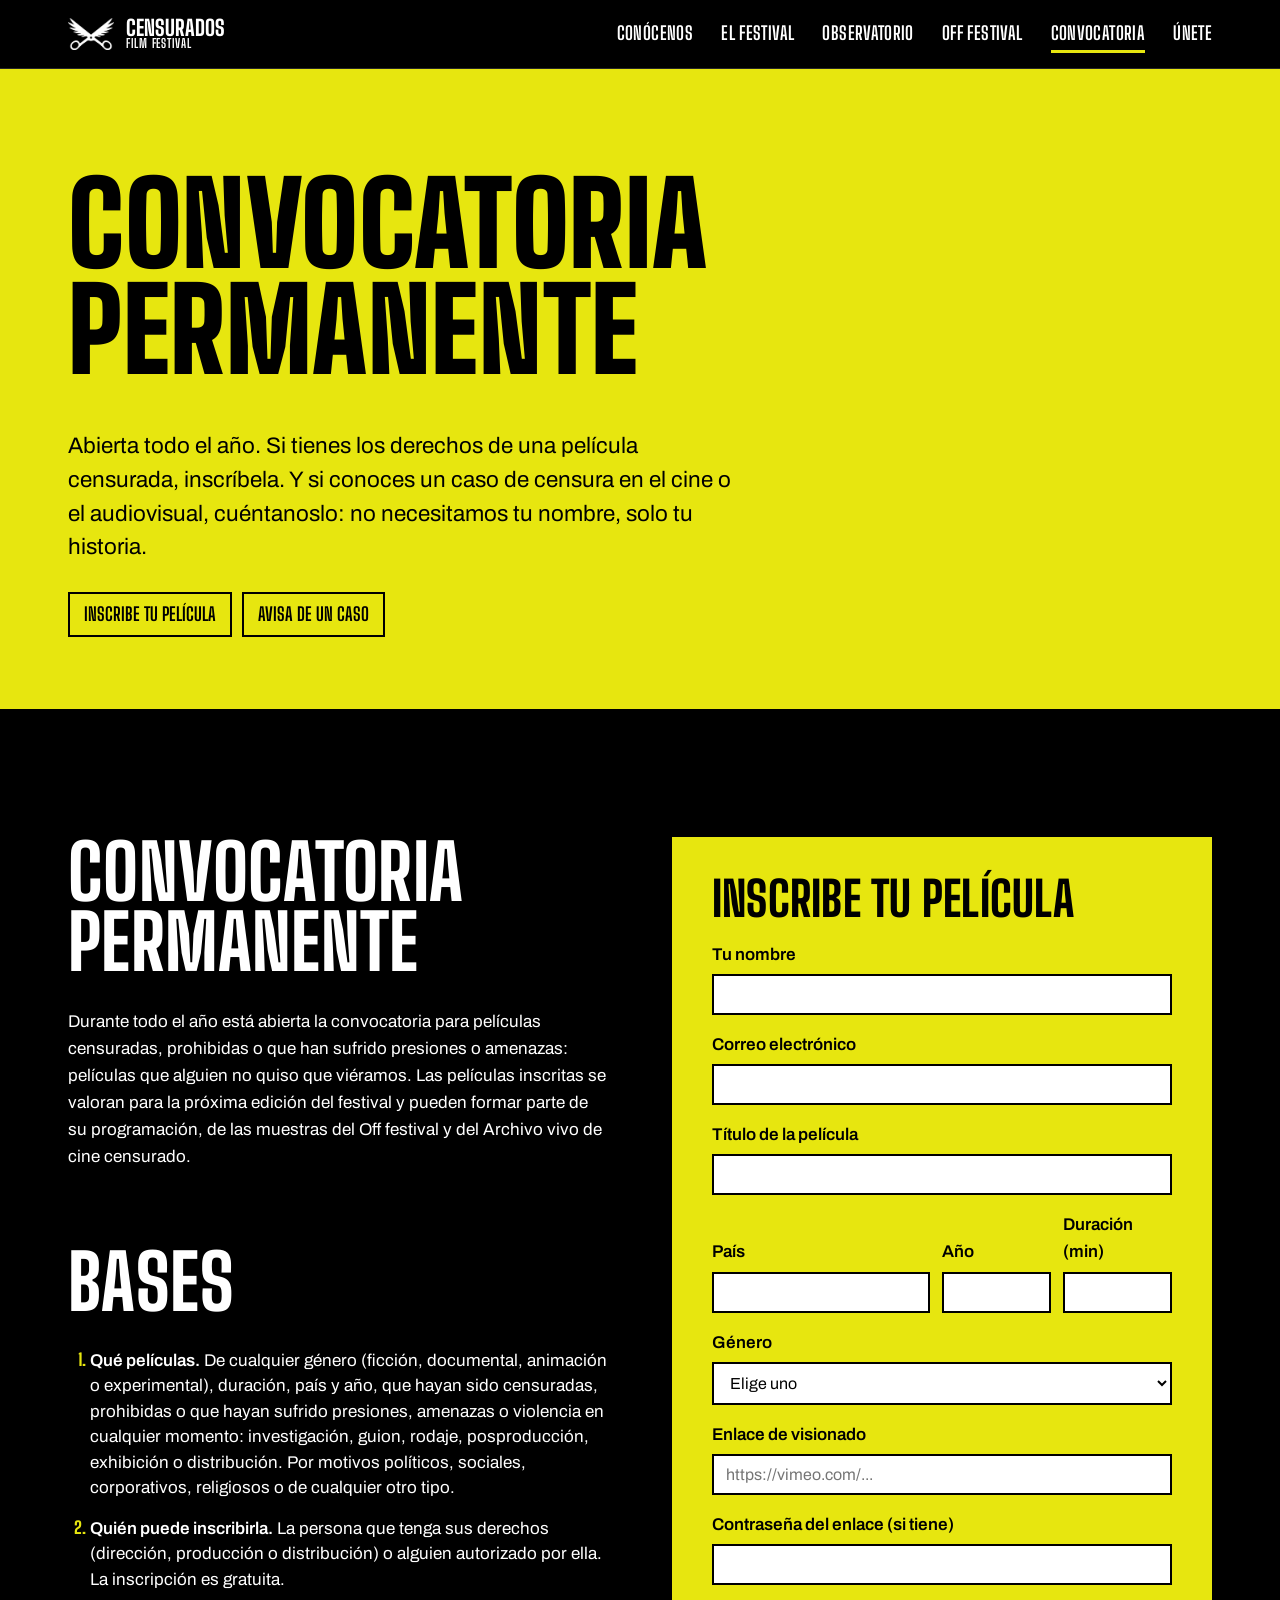
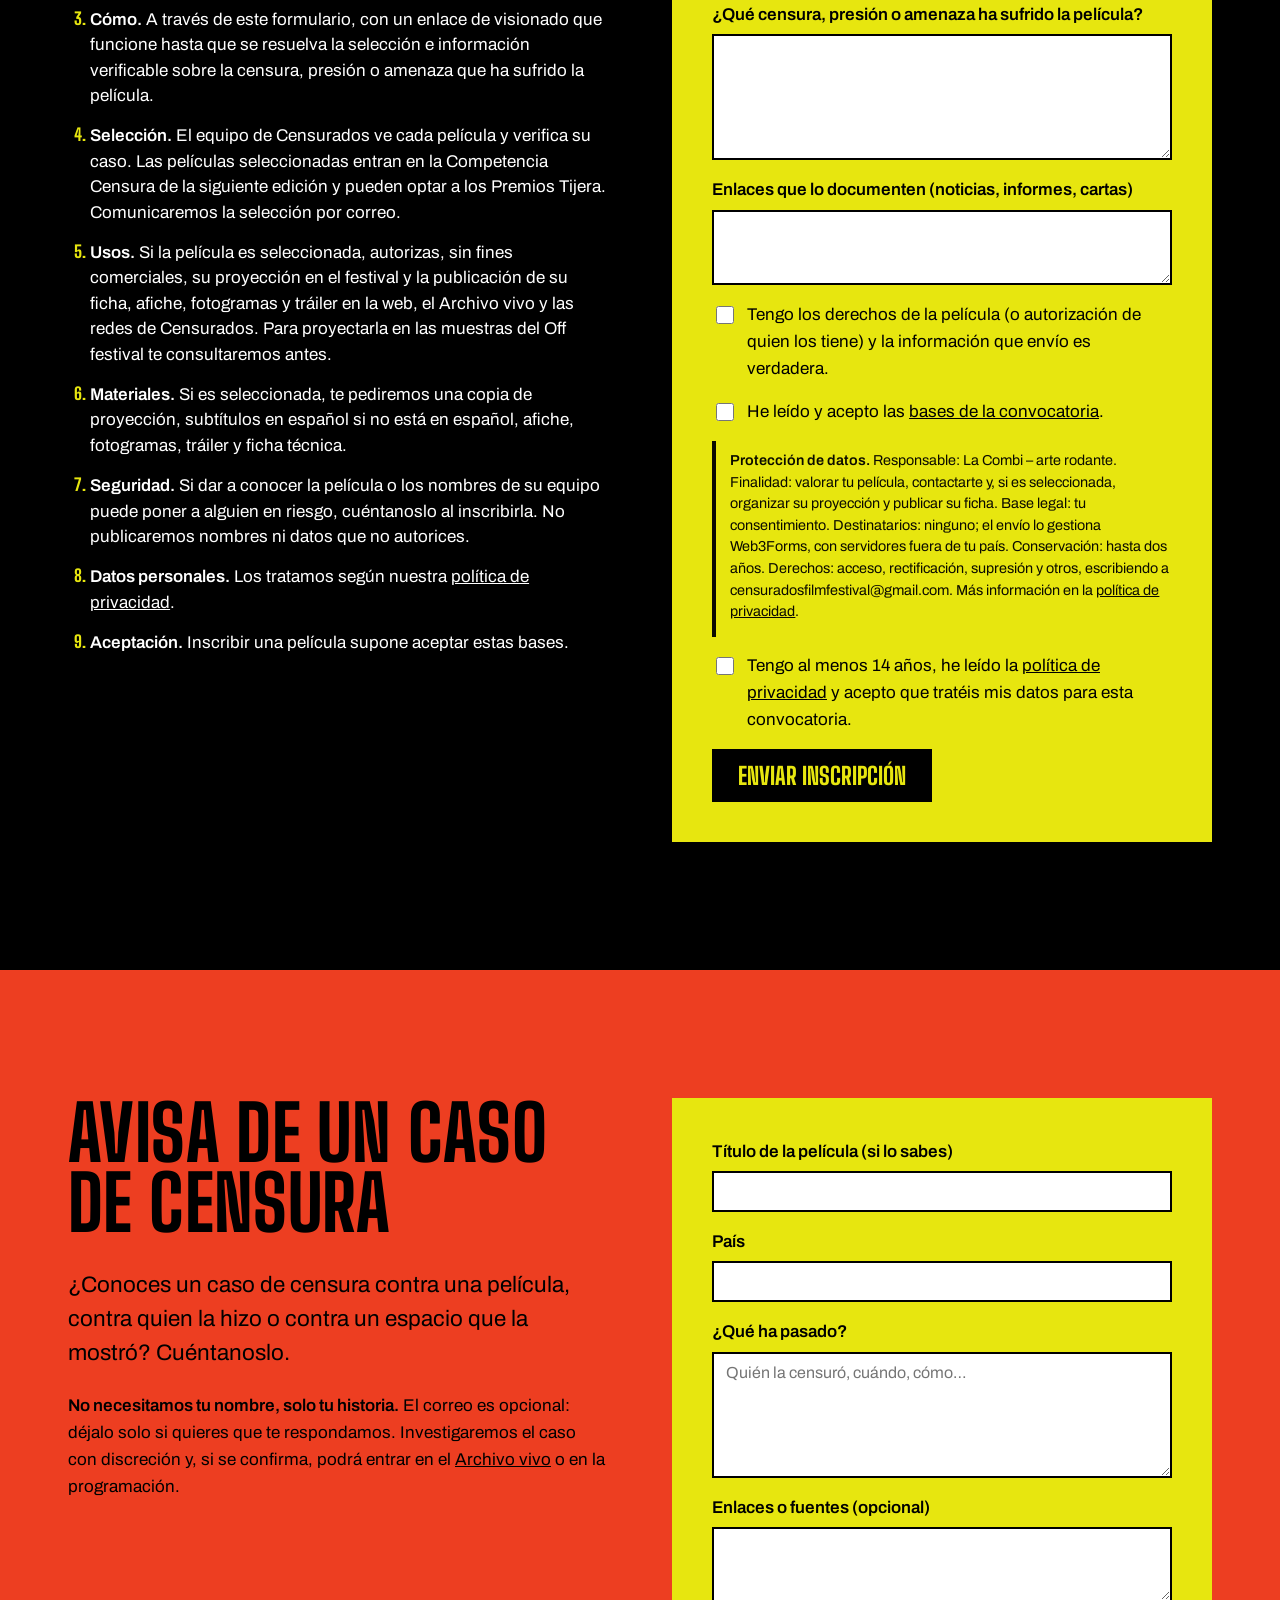
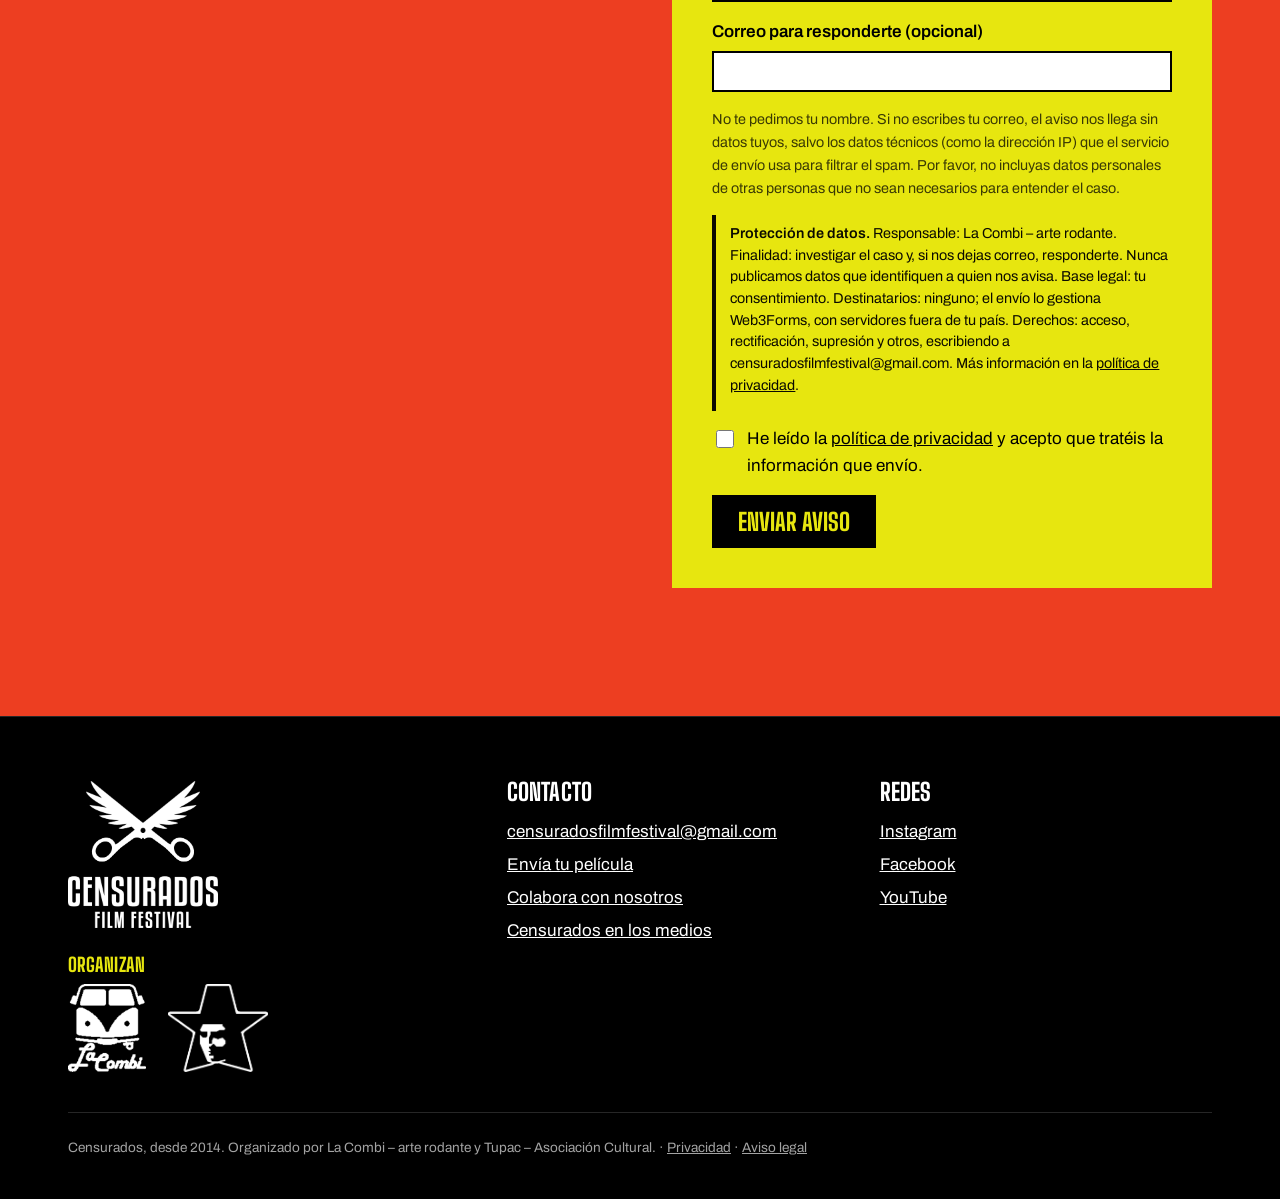
<file: convocatoria.html>
<!doctype html>
<html lang="es">
<head>
<meta charset="utf-8">
<meta name="viewport" content="width=device-width, initial-scale=1">
<title>Convocatoria permanente · Censurados</title>
<meta name="description" content="Convocatoria permanente de Censurados para películas censuradas, prohibidas o que han sufrido presiones, abierta todo el año.">
<meta property="og:title" content="Convocatoria permanente · Censurados">
<meta property="og:description" content="Convocatoria permanente de Censurados para películas censuradas, prohibidas o que han sufrido presiones, abierta todo el año.">
<meta property="og:image" content="https://censuradosfilmfestival.com/img/fotos/jardin-tupac-noche.jpg">
<link rel="icon" href="img/icono.png">
<link rel="stylesheet" href="css/estilos.css?v=20261139">
</head>
<body>
<a class="saltar" href="#contenido">Ir al contenido</a>

<header class="cabecera">
  <div class="contenedor">
    <a class="marca" href="index.html"><img src="img/alas-blanco.png" alt="" width="46" height="33"><span>Censurados<small>Film Festival</small></span></a>
    <button class="boton-menu" aria-expanded="false" aria-controls="menu">Menú</button>
    <nav class="menu" id="menu" aria-label="Principal">
      <ul>
        <li><a href="conocenos.html">Conócenos</a></li>
        <li><a href="trayectoria.html">El festival</a></li>
        <li><a href="observatorio.html">Observatorio</a></li>
        <li><a href="en-ruta.html">Off festival</a></li>
        <li><a href="convocatoria.html" aria-current="page">Convocatoria</a></li>
        <li><a href="unete.html">Únete</a></li>
      </ul>
    </nav>
  </div>
</header>

<main id="contenido">
<section class="cabeza-pagina fondo-amarillo">
    <div class="contenedor">
      <h1>Convocatoria permanente</h1>
      <p class="entradilla">Abierta todo el año. Si tienes los derechos de una película censurada, inscríbela. Y si conoces un caso de censura en el cine o el audiovisual, cuéntanoslo: no necesitamos tu nombre, solo tu historia.</p>
      <nav class="subnav" aria-label="Secciones de la convocatoria">
        <a href="#inscribe">Inscribe tu película</a>
        <a href="#avisa">Avisa de un caso</a>
      </nav>
    </div>
  </section>

  <section class="bloque fondo-negro" id="inscribe">
    <div class="contenedor dos-columnas">
      <div>
        <h2>Convocatoria permanente</h2>
        <p>Durante todo el año está abierta la convocatoria para películas censuradas, prohibidas o que han sufrido presiones o amenazas: películas que alguien no quiso que viéramos. Las películas inscritas se valoran para la próxima edición del festival y pueden formar parte de su programación, de las muestras del Off festival y del Archivo vivo de cine censurado.</p>
        <h2 class="separado">Bases</h2>
        <ol class="bases">
          <li><strong>Qué películas.</strong> De cualquier género (ficción, documental, animación o experimental), duración, país y año, que hayan sido censuradas, prohibidas o que hayan sufrido presiones, amenazas o violencia en cualquier momento: investigación, guion, rodaje, posproducción, exhibición o distribución. Por motivos políticos, sociales, corporativos, religiosos o de cualquier otro tipo.</li>
          <li><strong>Quién puede inscribirla.</strong> La persona que tenga sus derechos (dirección, producción o distribución) o alguien autorizado por ella. La inscripción es gratuita.</li>
          <li><strong>Cómo.</strong> A través de este formulario, con un enlace de visionado que funcione hasta que se resuelva la selección e información verificable sobre la censura, presión o amenaza que ha sufrido la película.</li>
          <li><strong>Selección.</strong> El equipo de Censurados ve cada película y verifica su caso. Las películas seleccionadas entran en la Competencia Censura de la siguiente edición y pueden optar a los Premios Tijera. Comunicaremos la selección por correo.</li>
          <li><strong>Usos.</strong> Si la película es seleccionada, autorizas, sin fines comerciales, su proyección en el festival y la publicación de su ficha, afiche, fotogramas y tráiler en la web, el Archivo vivo y las redes de Censurados. Para proyectarla en las muestras del Off festival te consultaremos antes.</li>
          <li><strong>Materiales.</strong> Si es seleccionada, te pediremos una copia de proyección, subtítulos en español si no está en español, afiche, fotogramas, tráiler y ficha técnica.</li>
          <li><strong>Seguridad.</strong> Si dar a conocer la película o los nombres de su equipo puede poner a alguien en riesgo, cuéntanoslo al inscribirla. No publicaremos nombres ni datos que no autorices.</li>
          <li><strong>Datos personales.</strong> Los tratamos según nuestra <a href="privacidad.html">política de privacidad</a>.</li>
          <li><strong>Aceptación.</strong> Inscribir una película supone aceptar estas bases.</li>
        </ol>
      </div>

      <form class="formulario" action="https://api.web3forms.com/submit" method="POST">
        <input type="hidden" name="access_key" value="2161917e-7480-4c94-b135-0ec909a05093">
        <input type="hidden" name="subject" value="Convocatoria permanente: nueva película">
        <input type="hidden" name="from_name" value="Web Censurados · Convocatoria">
        <input type="hidden" name="redirect" value="https://censuradosfilmfestival.com/gracias.html">
        <input type="checkbox" name="botcheck" class="oculto" tabindex="-1" autocomplete="off" aria-hidden="true">

        <h2>Inscribe tu película</h2>
        <label>Tu nombre<input type="text" name="Nombre" required autocomplete="name"></label>
        <label>Correo electrónico<input type="email" name="email" required autocomplete="email"></label>
        <label>Título de la película<input type="text" name="Título" required></label>
        <div class="fila">
          <label>País<input type="text" name="País" required></label>
          <label>Año<input type="number" name="Año" min="1900" max="2100" required></label>
          <label>Duración (min)<input type="number" name="Duración" min="1" required></label>
        </div>
        <label>Género
          <select name="Género" required>
            <option value="">Elige uno</option>
            <option>Ficción</option><option>Documental</option><option>Animación</option><option>Experimental</option><option>Otro</option>
          </select>
        </label>
        <label>Enlace de visionado<input type="url" name="Enlace de visionado" required placeholder="https://vimeo.com/..."></label>
        <label>Contraseña del enlace (si tiene)<input type="text" name="Contraseña del enlace"></label>
        <label>¿Qué censura, presión o amenaza ha sufrido la película?<textarea name="Caso de censura" rows="6" required></textarea></label>
        <label>Enlaces que lo documenten (noticias, informes, cartas)<textarea name="Pruebas" rows="3"></textarea></label>
        <label class="casilla"><input type="checkbox" name="Titular de derechos" value="Sí" required> <span>Tengo los derechos de la película (o autorización de quien los tiene) y la información que envío es verdadera.</span></label>
        <label class="casilla"><input type="checkbox" name="Acepta bases" value="Sí" required> <span>He leído y acepto las <a href="#inscribe">bases de la convocatoria</a>.</span></label>
        <div class="info-datos">
          <p><strong>Protección de datos.</strong> Responsable: La Combi – arte rodante. Finalidad: valorar tu película, contactarte y, si es seleccionada, organizar su proyección y publicar su ficha. Base legal: tu consentimiento. Destinatarios: ninguno; el envío lo gestiona Web3Forms, con servidores fuera de tu país. Conservación: hasta dos años. Derechos: acceso, rectificación, supresión y otros, escribiendo a censuradosfilmfestival@gmail.com. Más información en la <a href="privacidad.html">política de privacidad</a>.</p>
        </div>
        <label class="casilla"><input type="checkbox" name="Acepta privacidad" value="Sí" required> <span>Tengo al menos 14 años, he leído la <a href="privacidad.html">política de privacidad</a> y acepto que tratéis mis datos para esta convocatoria.</span></label>
        <button type="submit" class="boton">Enviar inscripción</button>
      </form>
    </div>
  </section>

  <section class="bloque fondo-rojo" id="avisa">
    <div class="contenedor dos-columnas">
      <div>
        <h2>Avisa de un caso de censura</h2>
        <p class="entradilla">¿Conoces un caso de censura contra una película, contra quien la hizo o contra un espacio que la mostró? Cuéntanoslo.</p>
        <p><strong>No necesitamos tu nombre, solo tu historia.</strong> El correo es opcional: déjalo solo si quieres que te respondamos. Investigaremos el caso con discreción y, si se confirma, podrá entrar en el <a href="observatorio.html#archivo">Archivo vivo</a> o en la programación.</p>
      </div>
      <form class="formulario" action="https://api.web3forms.com/submit" method="POST">
        <input type="hidden" name="access_key" value="2161917e-7480-4c94-b135-0ec909a05093">
        <input type="hidden" name="subject" value="Aviso de caso de censura (anónimo)">
        <input type="hidden" name="from_name" value="Web Censurados · Observatorio">
        <input type="hidden" name="redirect" value="https://censuradosfilmfestival.com/gracias.html">
        <input type="checkbox" name="botcheck" class="oculto" tabindex="-1" autocomplete="off" aria-hidden="true">
        <label>Título de la película (si lo sabes)<input type="text" name="Título"></label>
        <label>País<input type="text" name="País"></label>
        <label>¿Qué ha pasado?<textarea name="Caso" rows="6" required placeholder="Quién la censuró, cuándo, cómo…"></textarea></label>
        <label>Enlaces o fuentes (opcional)<textarea name="Fuentes" rows="3"></textarea></label>
        <label>Correo para responderte (opcional)<input type="email" name="Correo de contacto (opcional)" autocomplete="off"></label>
        <p class="pequeno">No te pedimos tu nombre. Si no escribes tu correo, el aviso nos llega sin datos tuyos, salvo los datos técnicos (como la dirección IP) que el servicio de envío usa para filtrar el spam. Por favor, no incluyas datos personales de otras personas que no sean necesarios para entender el caso.</p>
        <div class="info-datos">
          <p><strong>Protección de datos.</strong> Responsable: La Combi – arte rodante. Finalidad: investigar el caso y, si nos dejas correo, responderte. Nunca publicamos datos que identifiquen a quien nos avisa. Base legal: tu consentimiento. Destinatarios: ninguno; el envío lo gestiona Web3Forms, con servidores fuera de tu país. Derechos: acceso, rectificación, supresión y otros, escribiendo a censuradosfilmfestival@gmail.com. Más información en la <a href="privacidad.html">política de privacidad</a>.</p>
        </div>
        <label class="casilla"><input type="checkbox" name="Acepta privacidad" value="Sí" required> <span>He leído la <a href="privacidad.html">política de privacidad</a> y acepto que tratéis la información que envío.</span></label>
        <button type="submit" class="boton">Enviar aviso</button>
      </form>
    </div>
  </section>
</main>

<footer class="pie fondo-negro">
  <div class="contenedor">
    <div>
      <img src="img/logo-blanco.png" alt="Censurados Film Festival" width="150" height="147">
      <h2 class="organizan-titulo">Organizan</h2>
      <a class="organizan" href="conocenos.html#organizadores">
        <img src="img/lacombi-blanco.png" alt="La Combi – arte rodante" width="444" height="504">
        <img src="img/tupac-oscuro.png" alt="Tupac – Asociación Cultural" width="875" height="769">
      </a>
    </div>
    <div>
      <h2>Contacto</h2>
      <ul>
        <li><a href="mailto:censuradosfilmfestival@gmail.com">censuradosfilmfestival@gmail.com</a></li>
        <li><a href="convocatoria.html">Envía tu película</a></li>
        <li><a href="unete.html">Colabora con nosotros</a></li>
        <li><a href="conocenos.html#medios">Censurados en los medios</a></li>
      </ul>
    </div>
    <div>
      <h2>Redes</h2>
      <ul>
        <li><a href="https://www.instagram.com/censuradosfilmfestival/">Instagram</a></li>
        <li><a href="https://www.facebook.com/censuradosfilmfestival">Facebook</a></li>
        <li><a href="https://www.youtube.com/channel/UCcZii9CY7aCyMJ9GrzjTRmA">YouTube</a></li>
      </ul>
    </div>
    <p class="legal">Censurados, desde 2014. Organizado por La Combi – arte rodante y Tupac – Asociación Cultural. · <a href="privacidad.html">Privacidad</a> · <a href="aviso-legal.html">Aviso legal</a></p>
  </div>
</footer>
<script src="js/menu.js"></script>
</body>
</html>
</file>
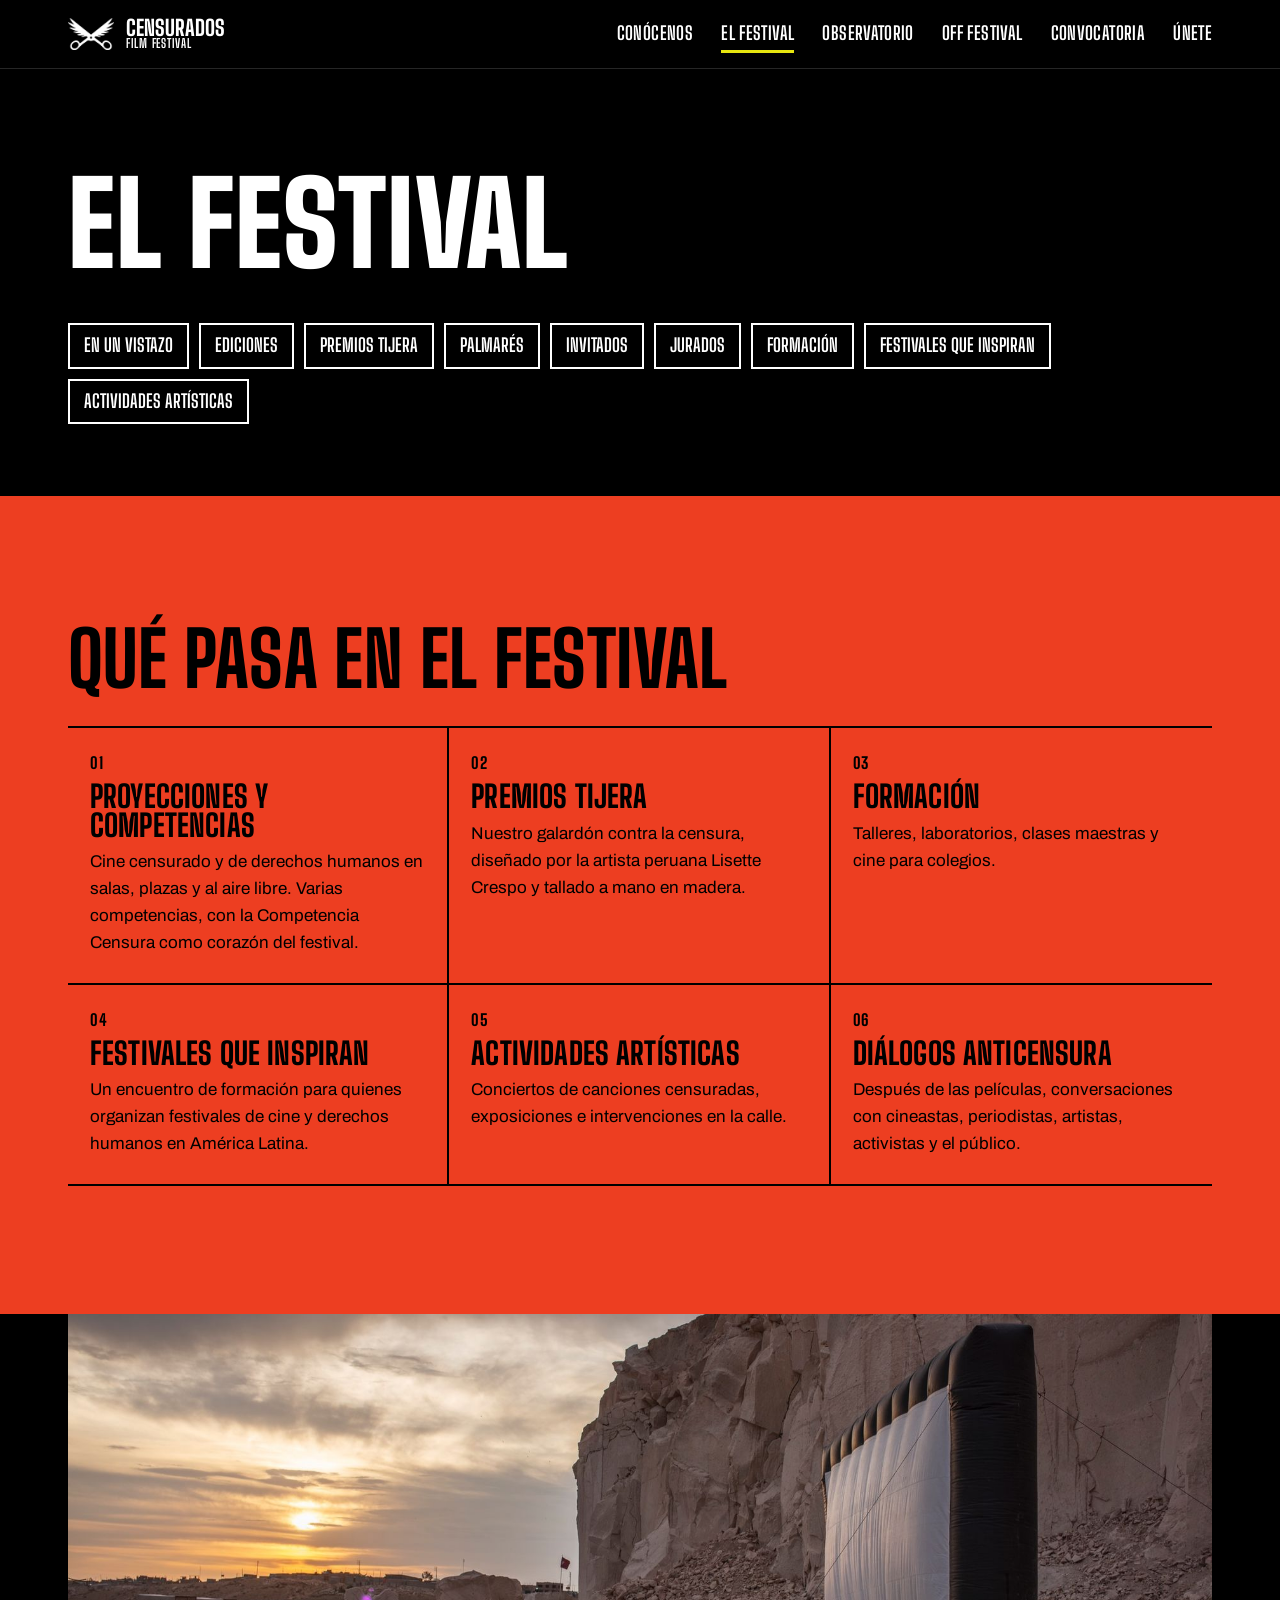
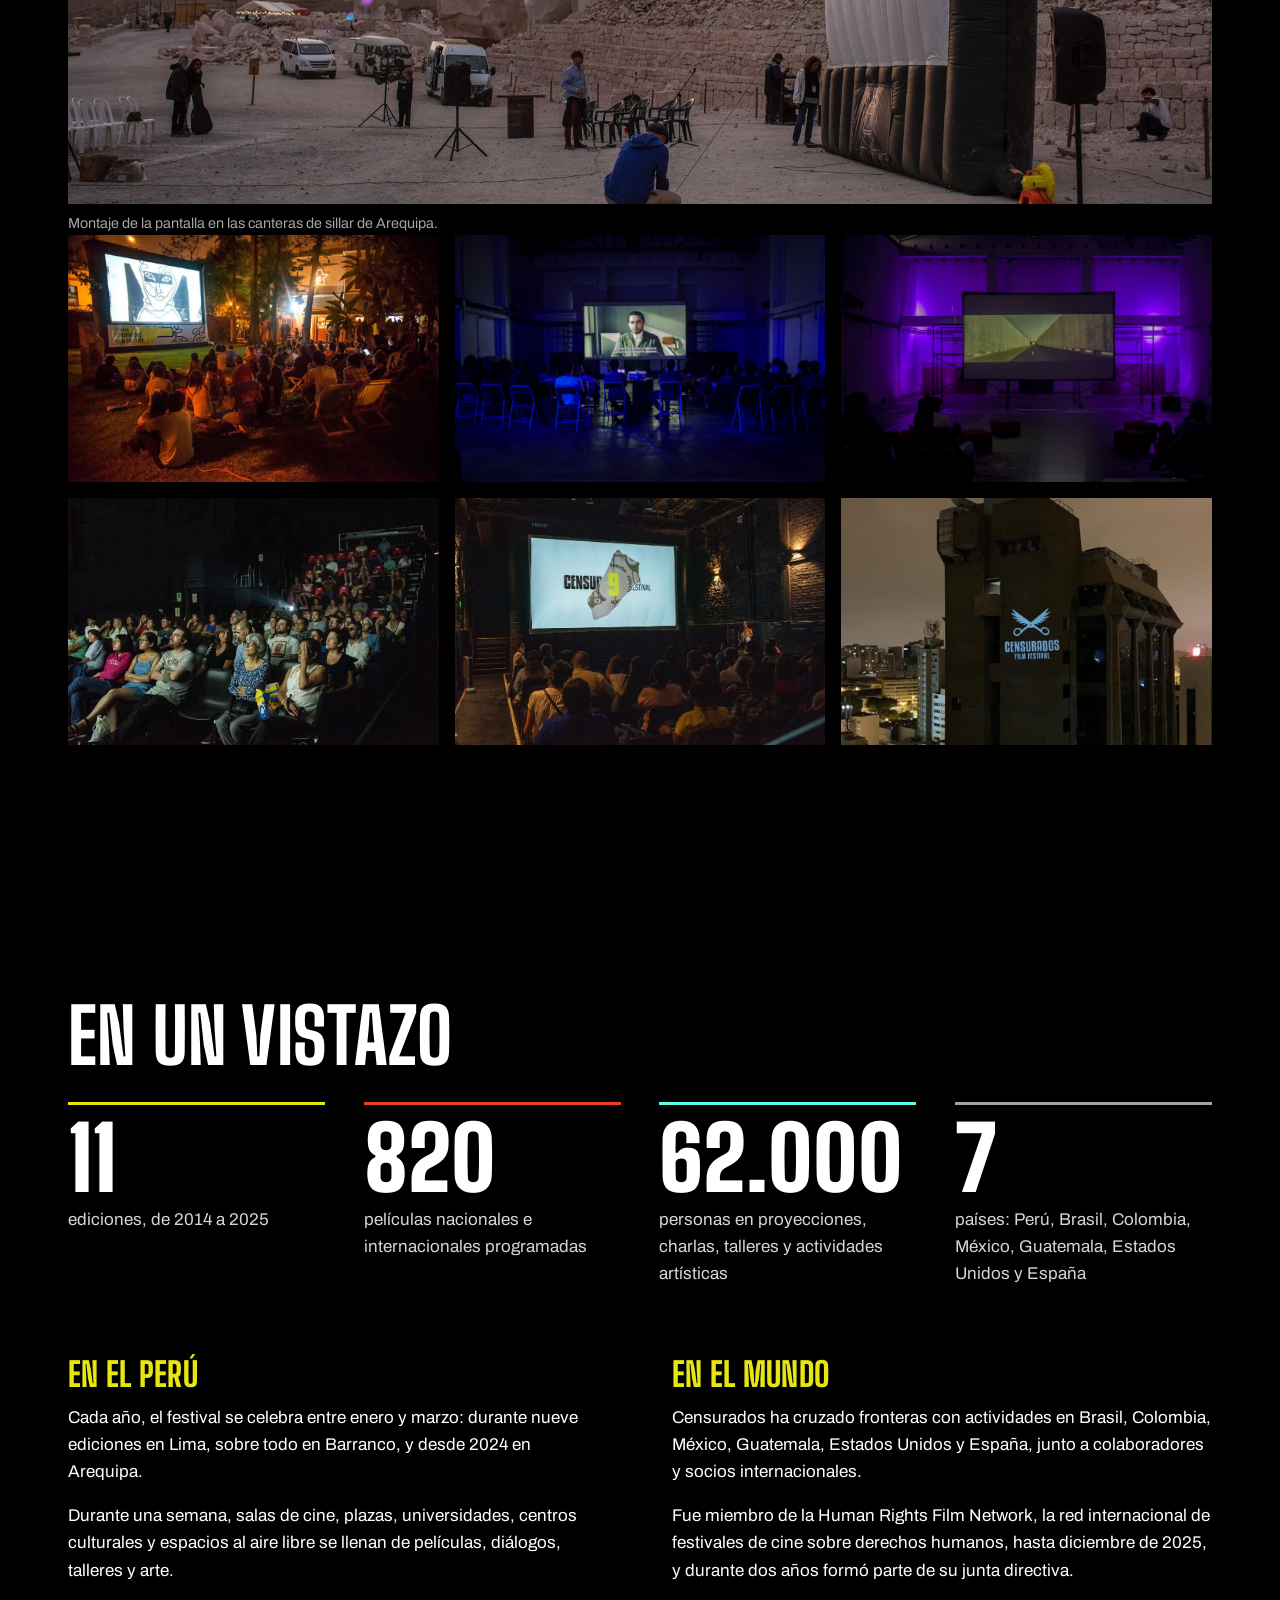
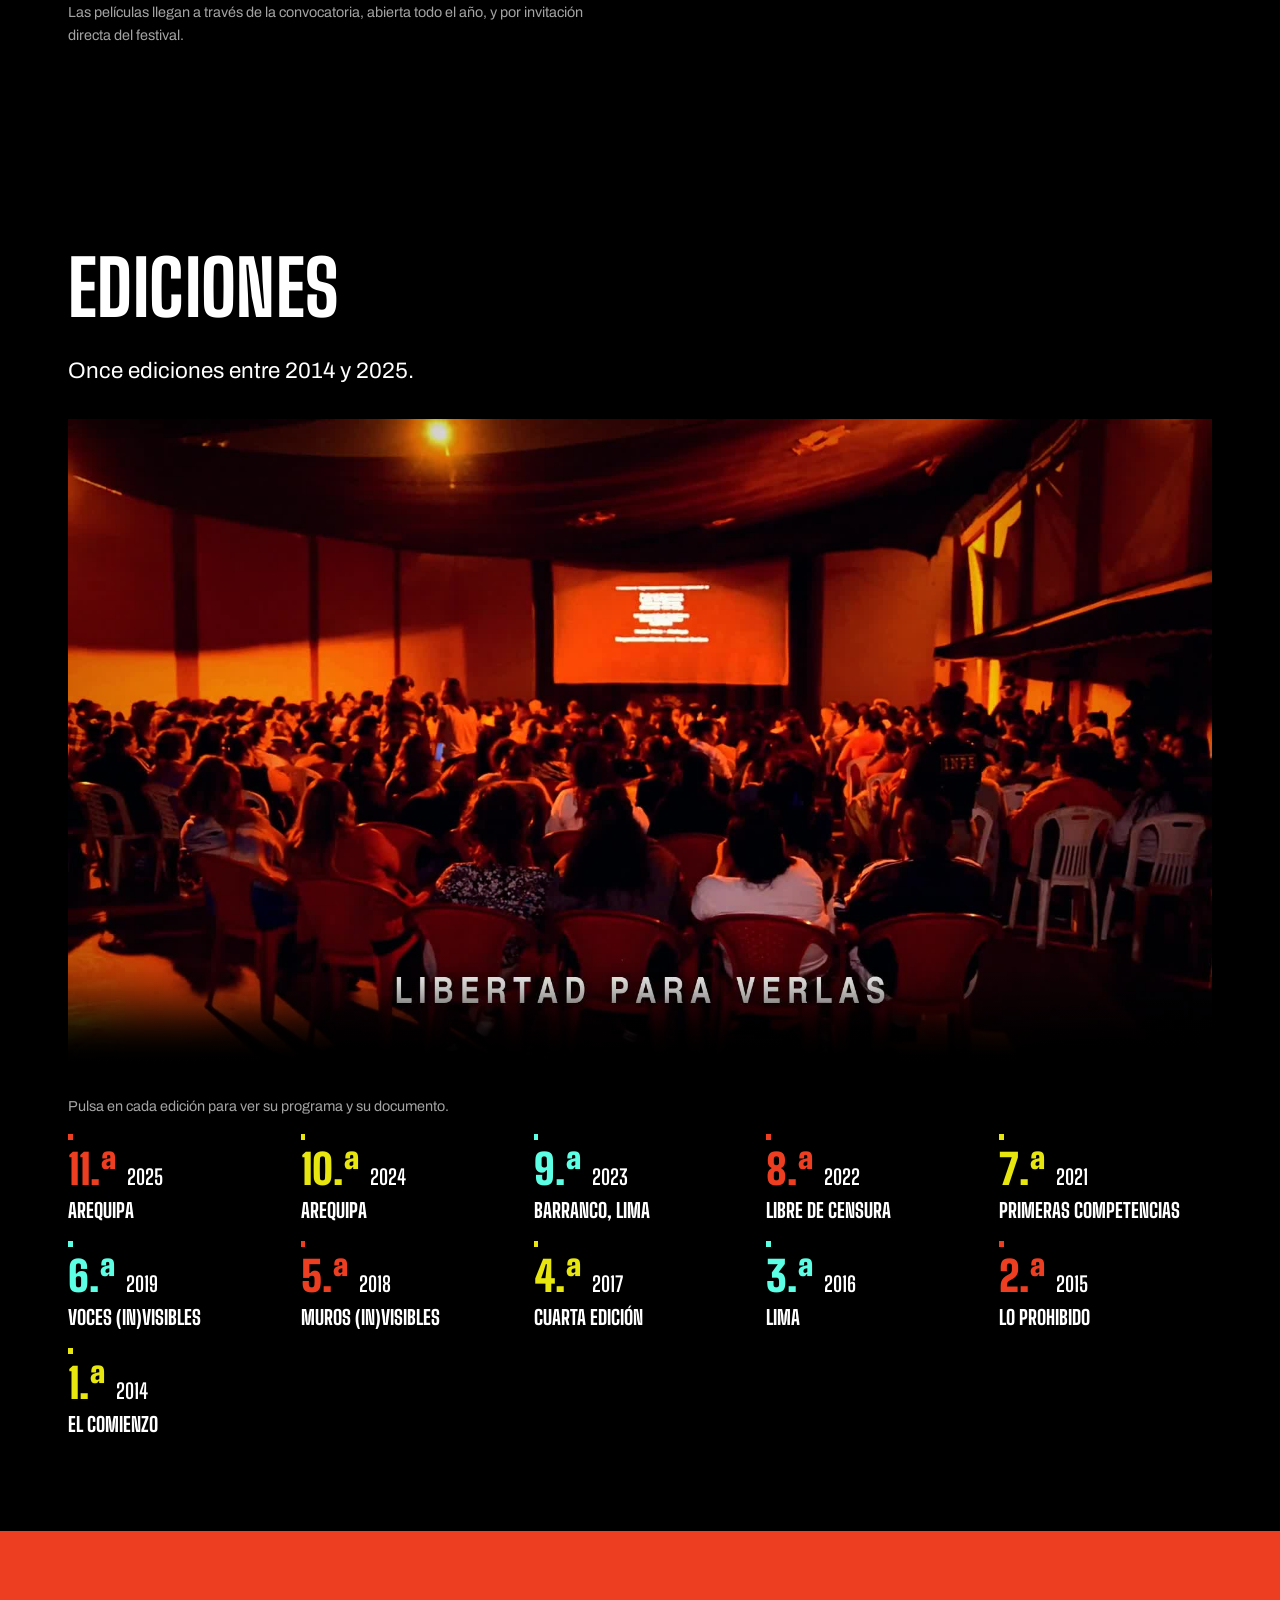
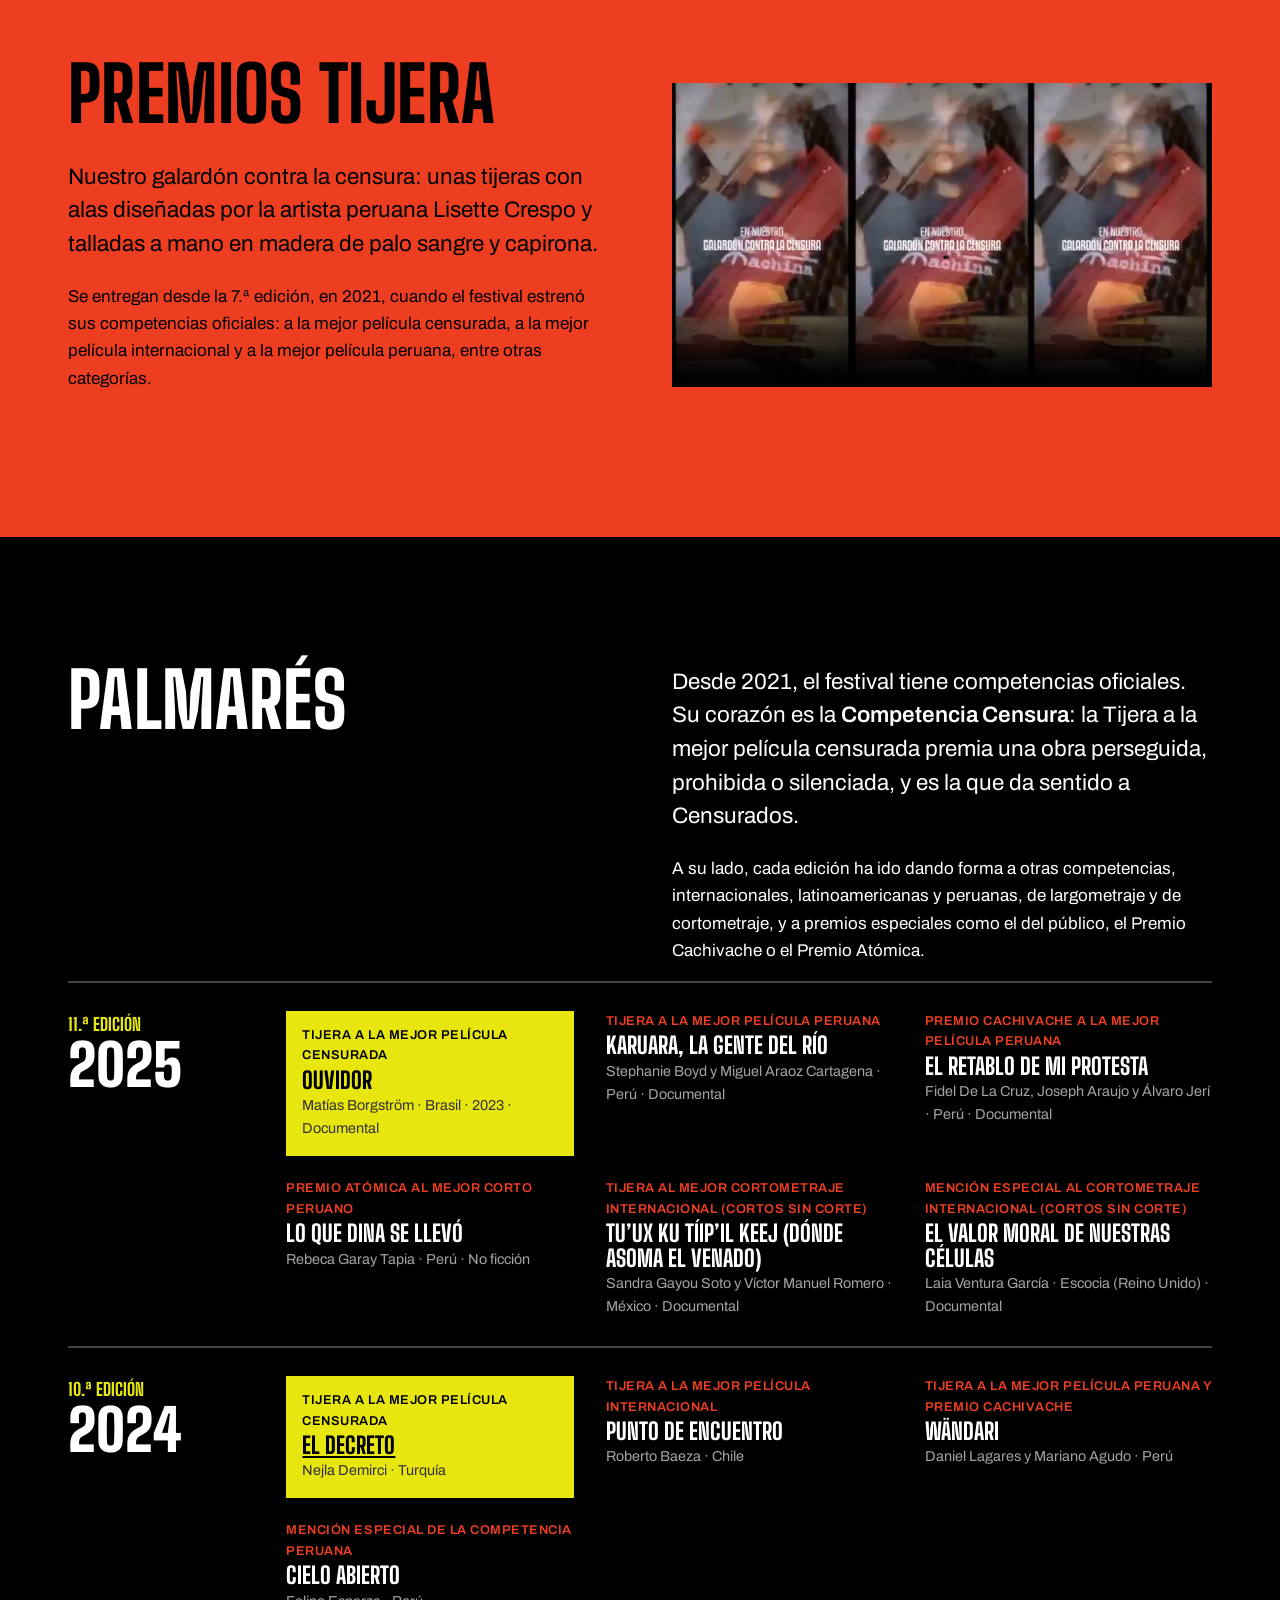
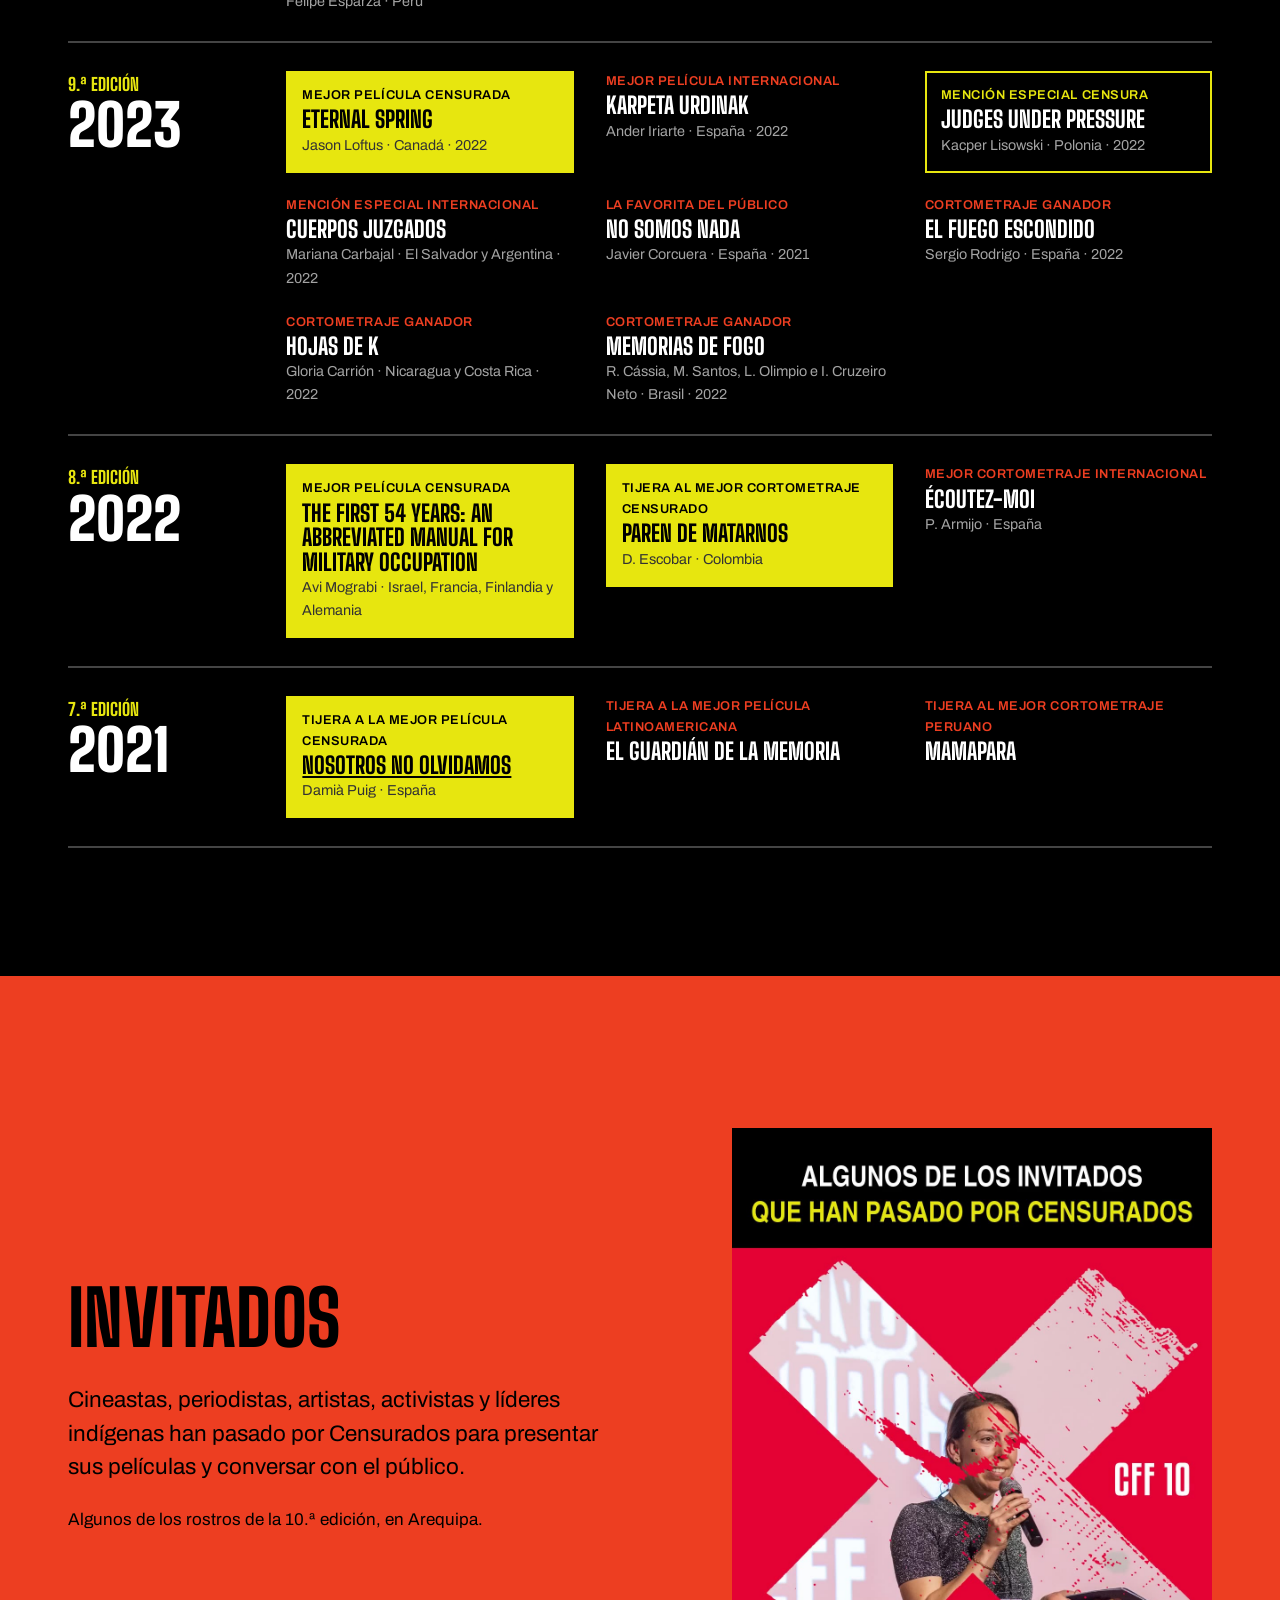
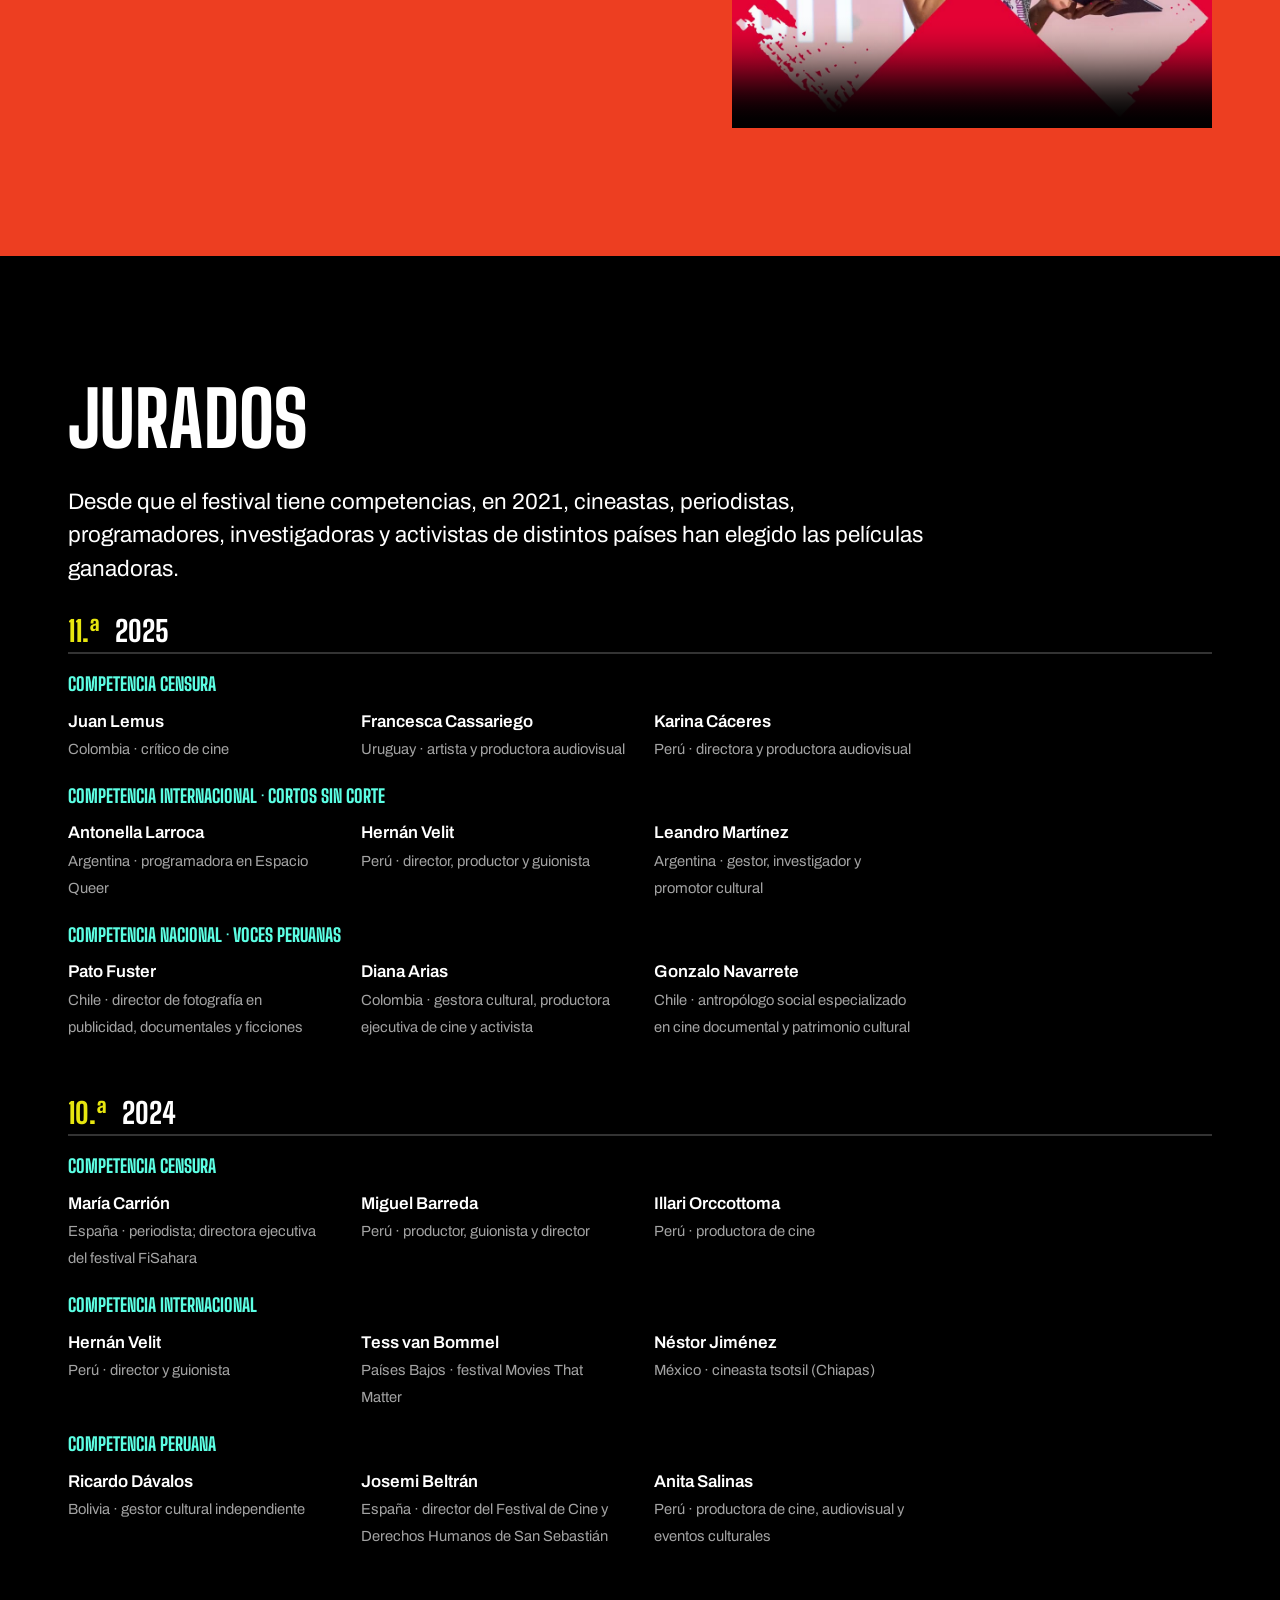
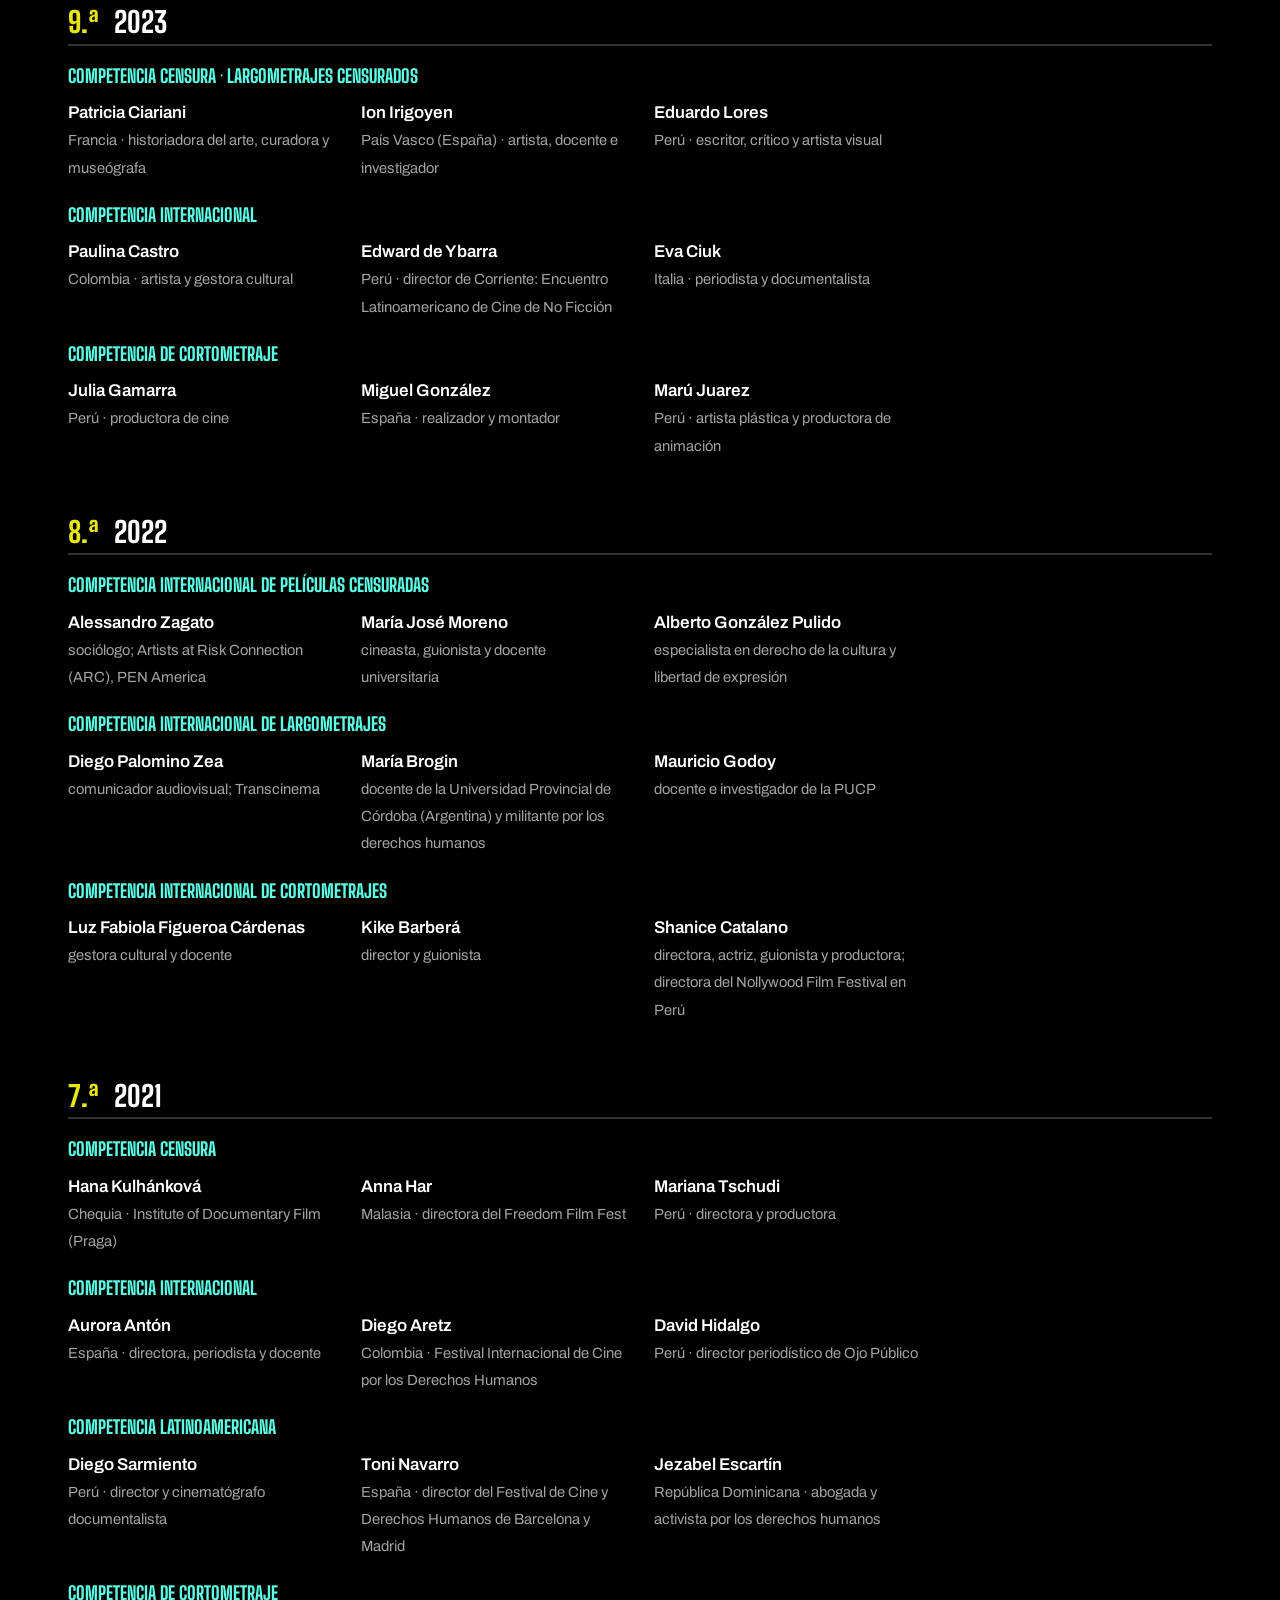
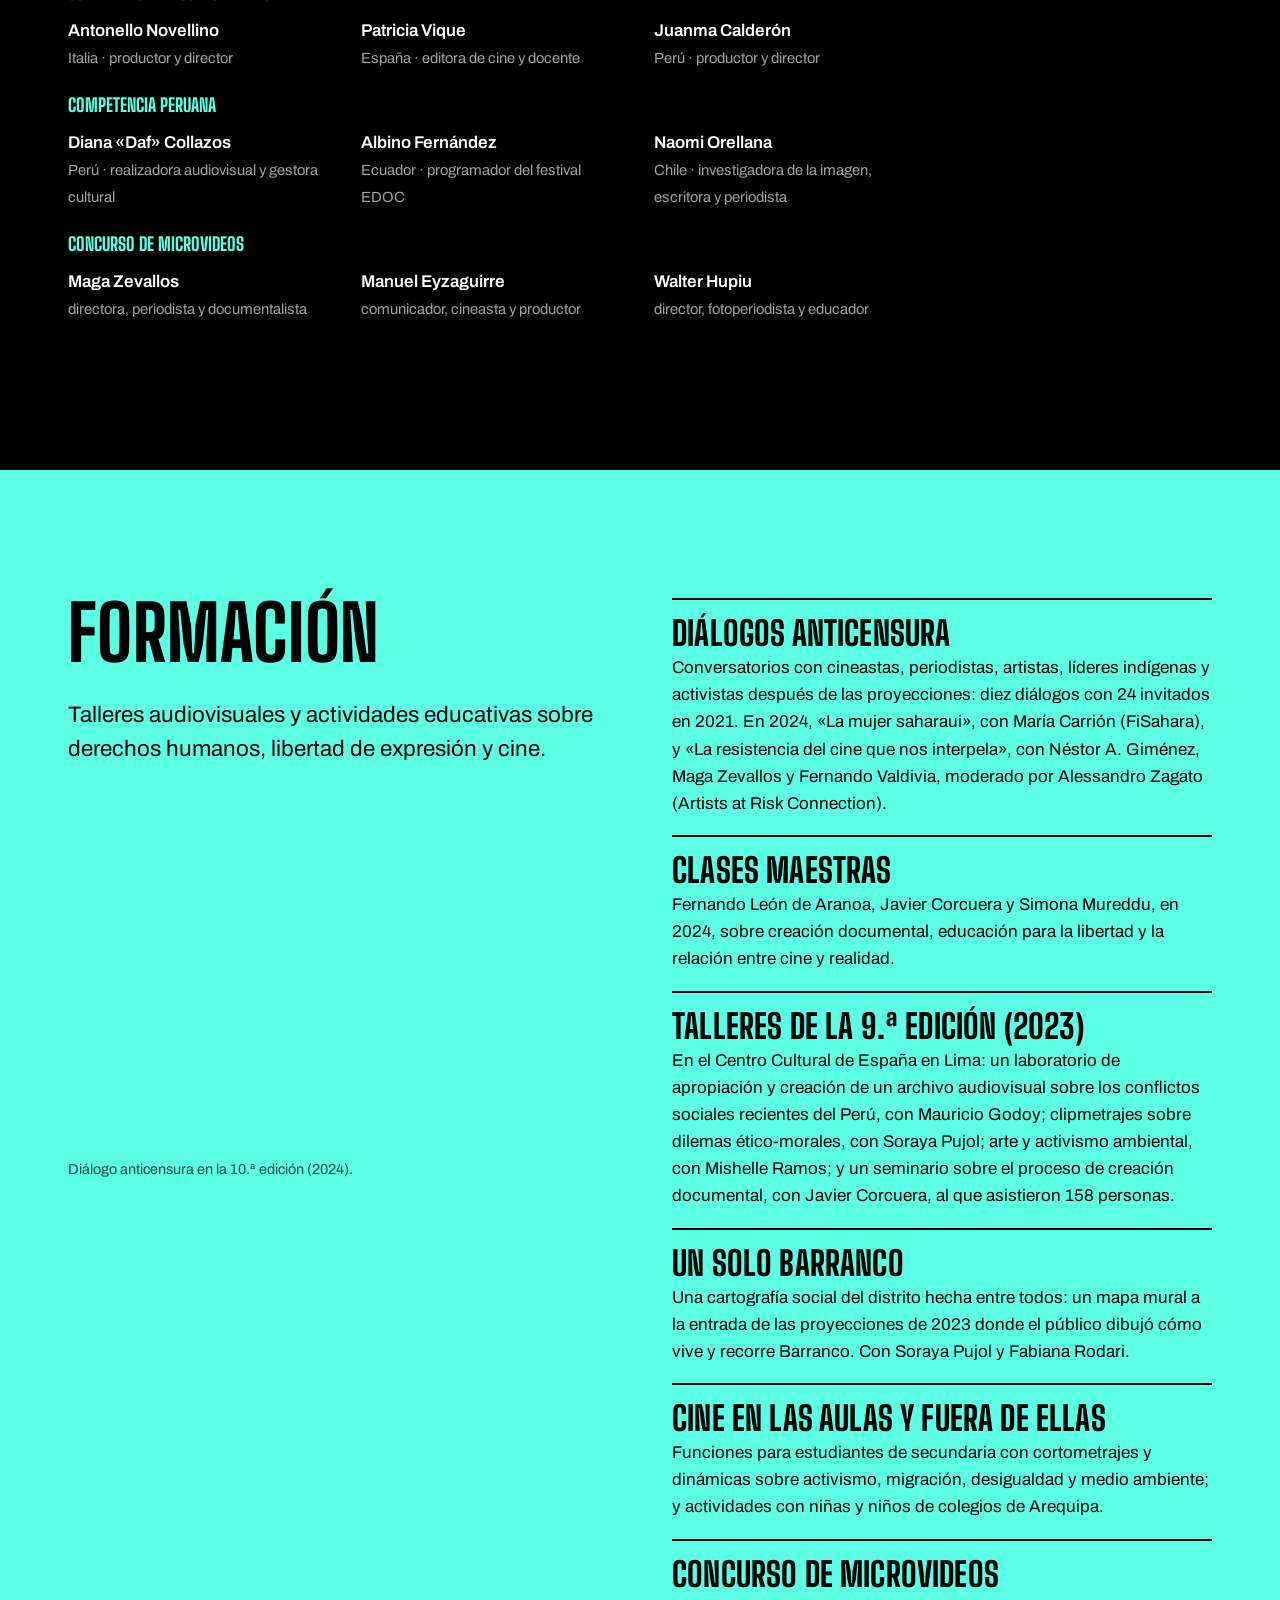
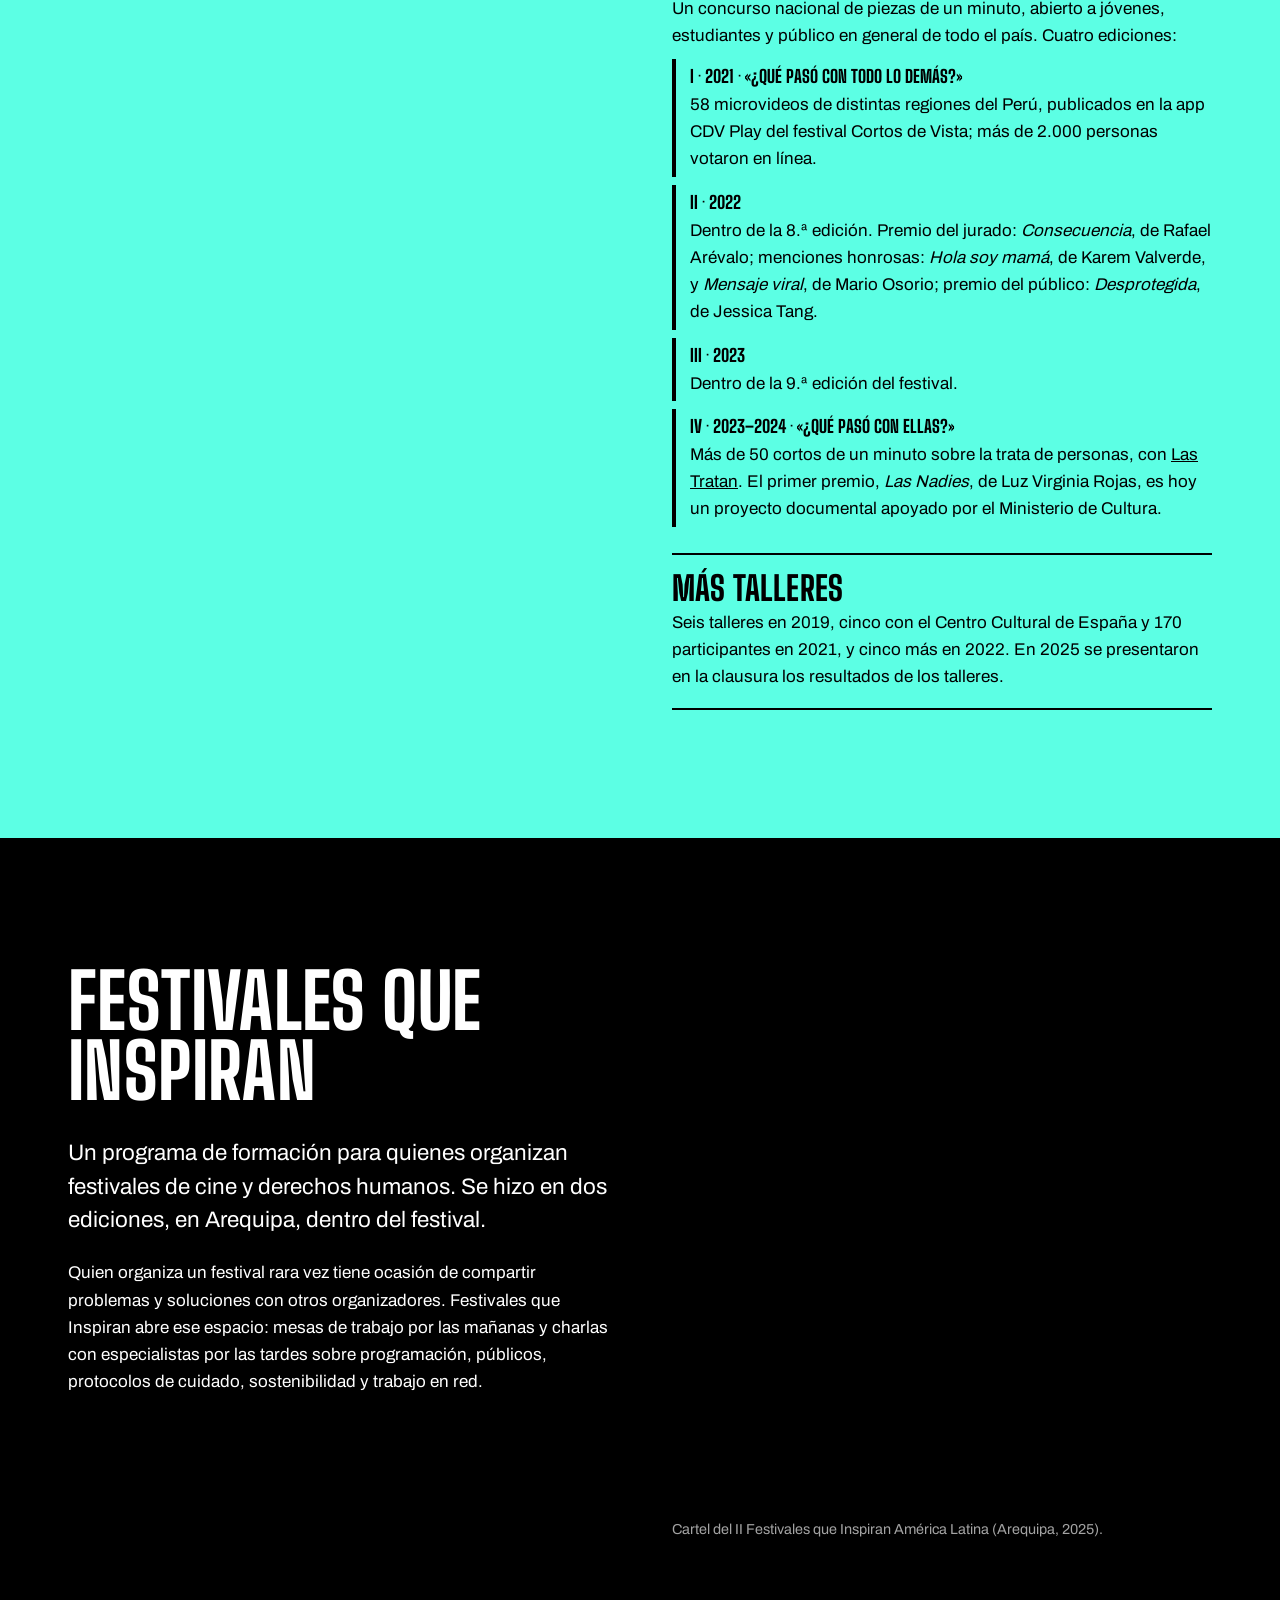
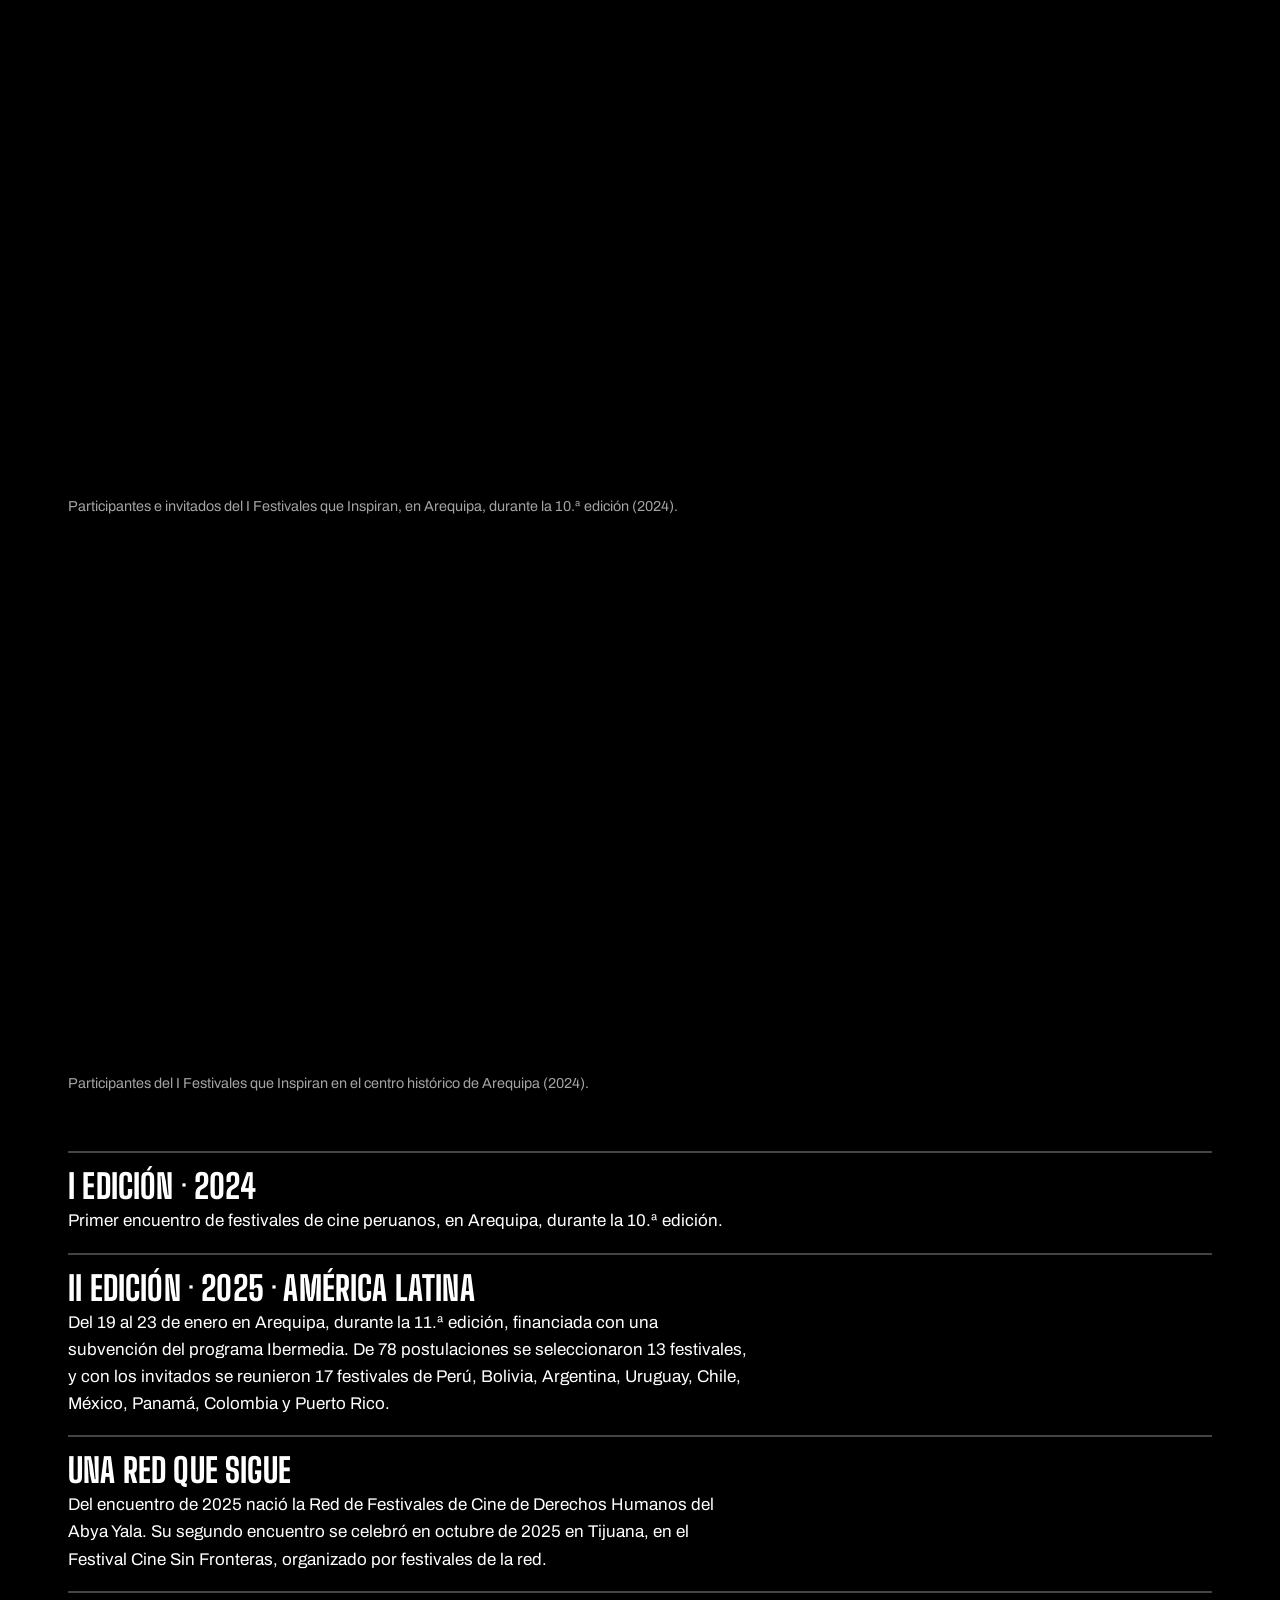
<file: ediciones.html>
<!doctype html>
<html lang="es"><head><meta charset="utf-8"><title>Censurados</title>
<meta http-equiv="refresh" content="0; url=trayectoria.html#festival"><link rel="canonical" href="https://censuradosfilmfestival.com/trayectoria.html#festival">
</head><body><p><a href="trayectoria.html#festival">Esta página se ha movido.</a></p></body></html>
</file>
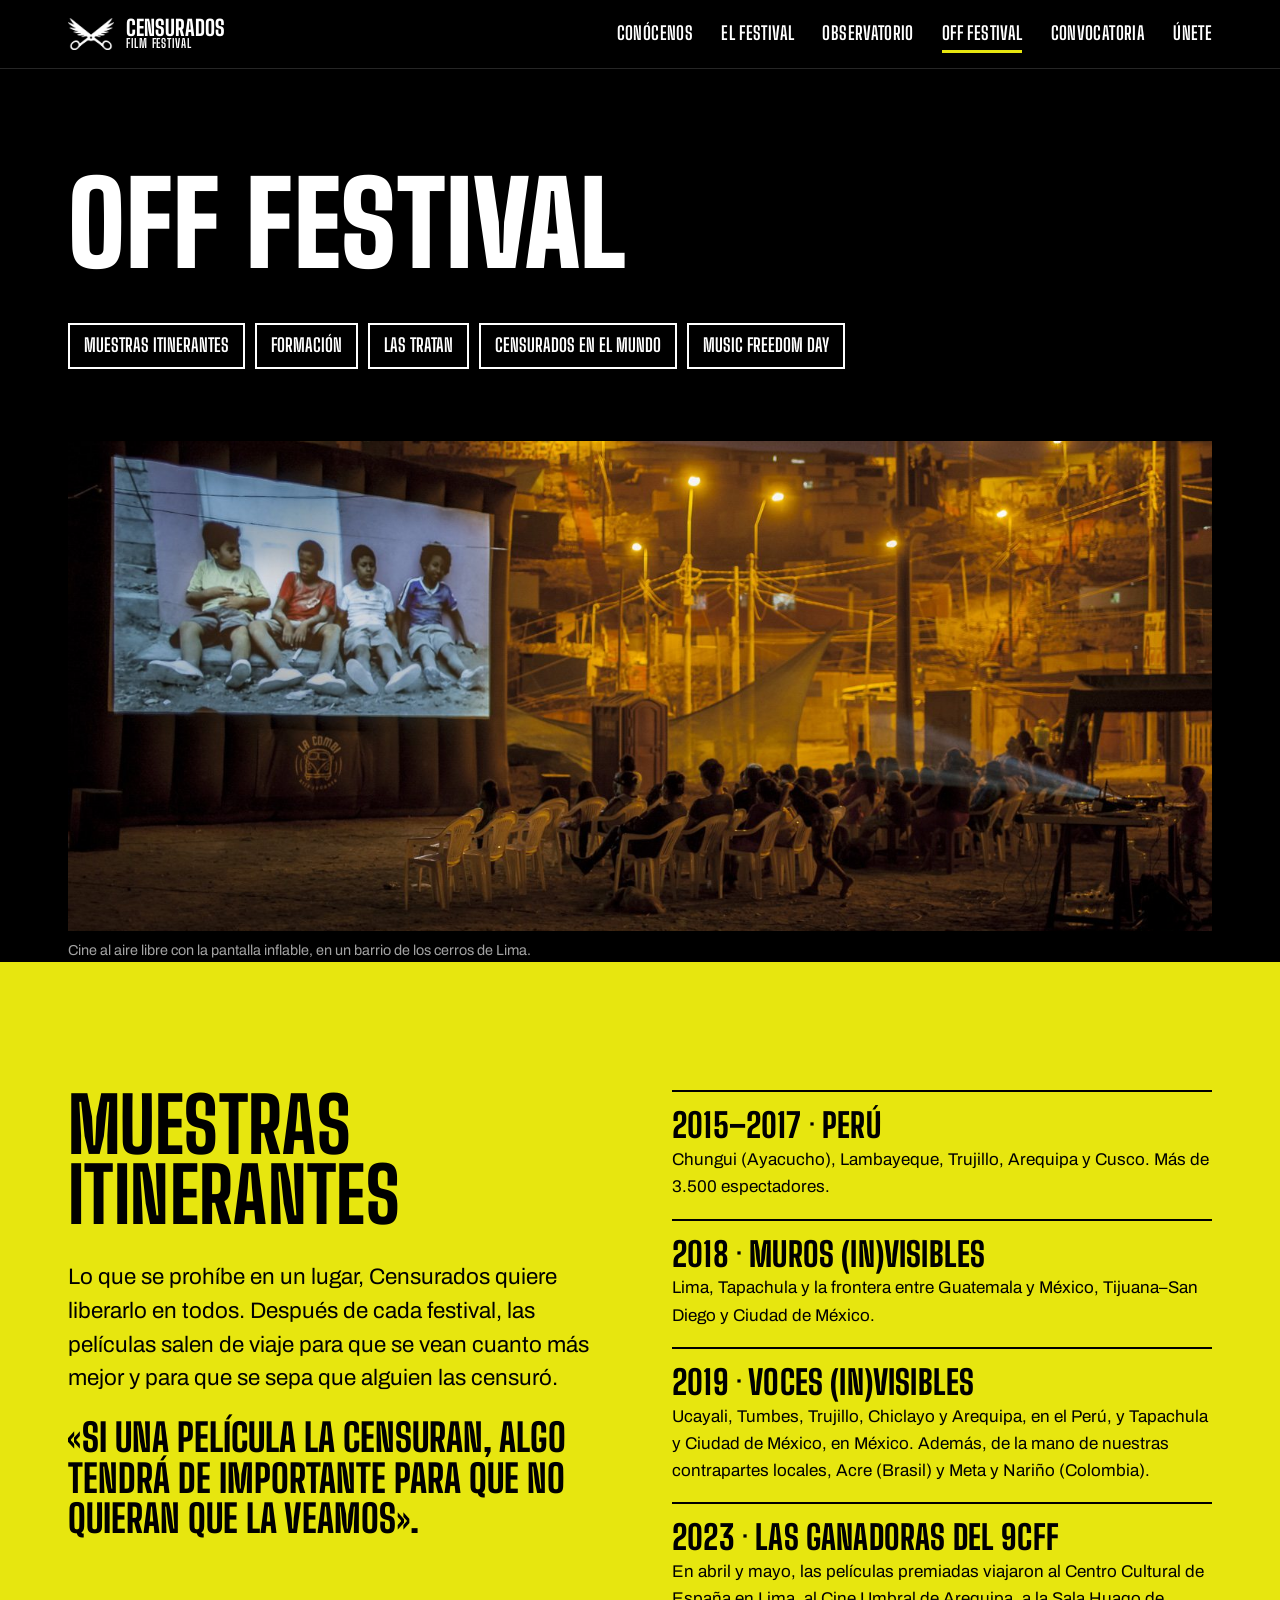
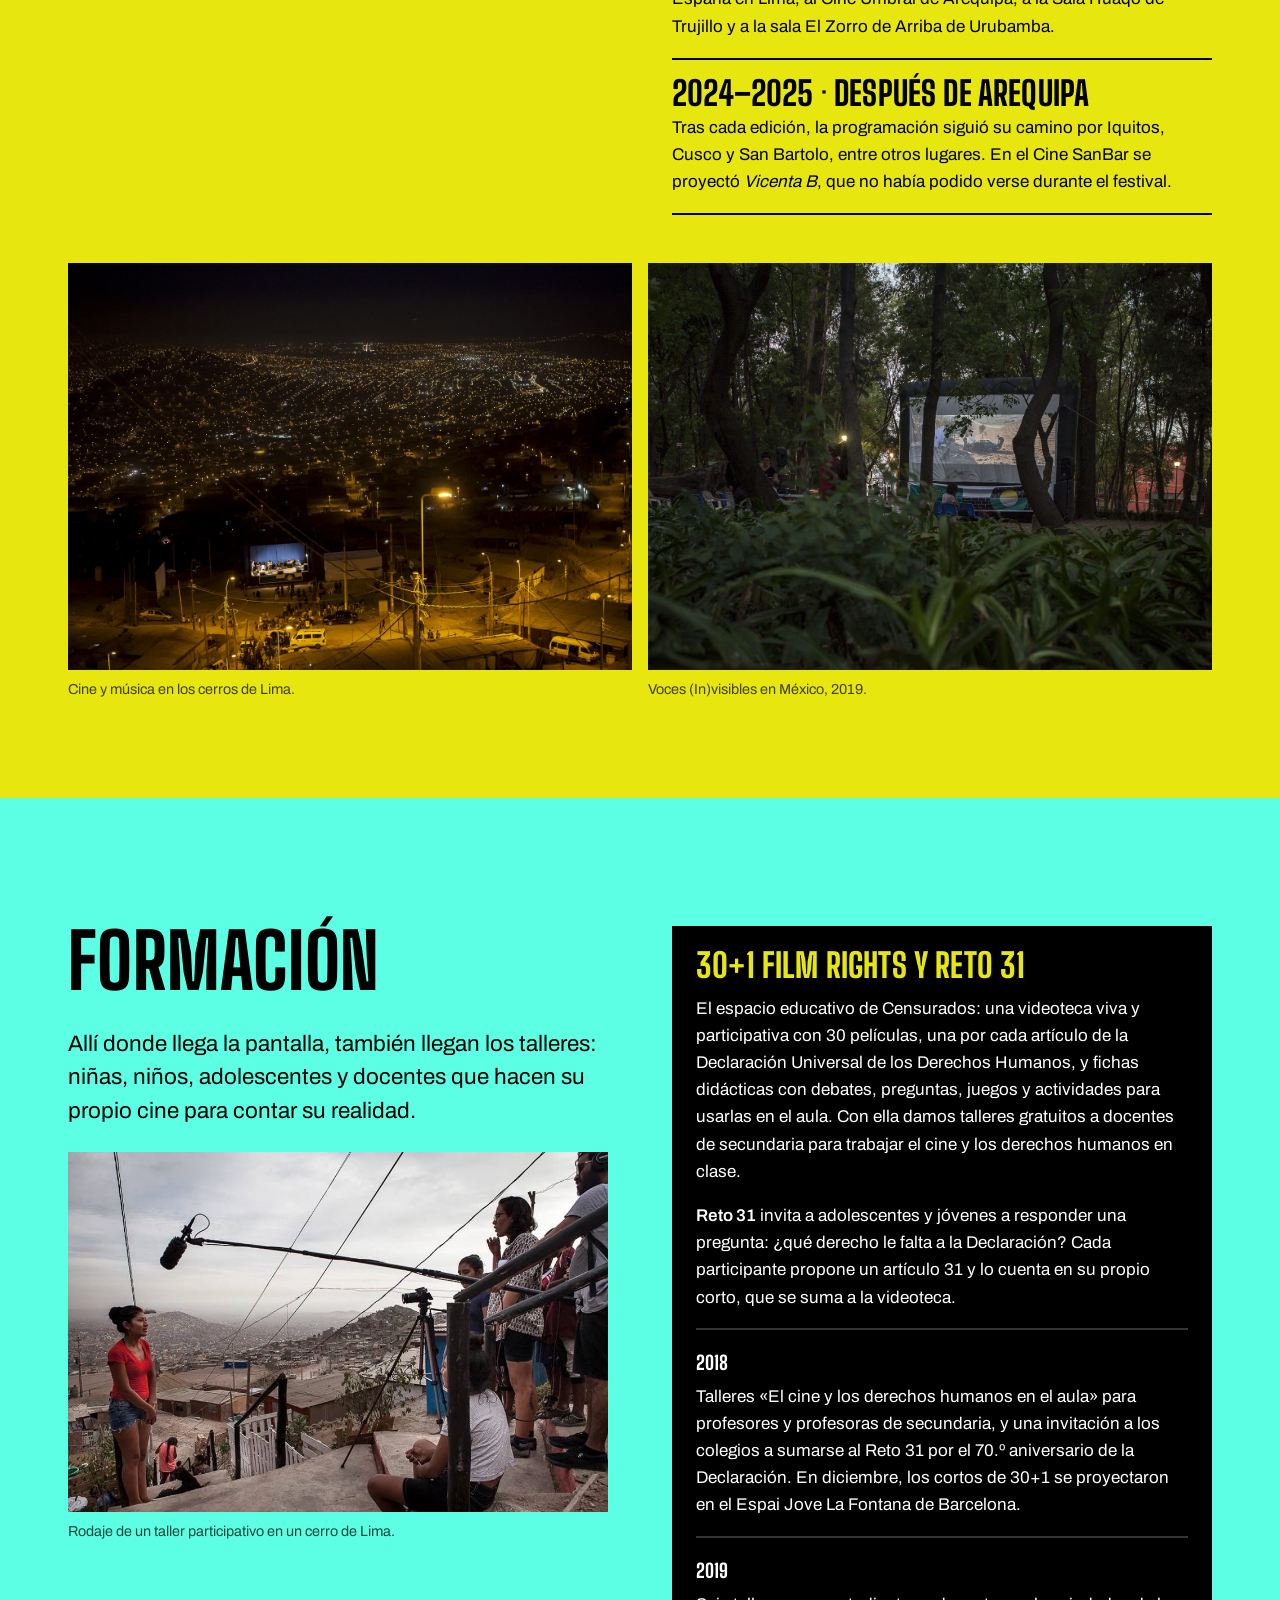
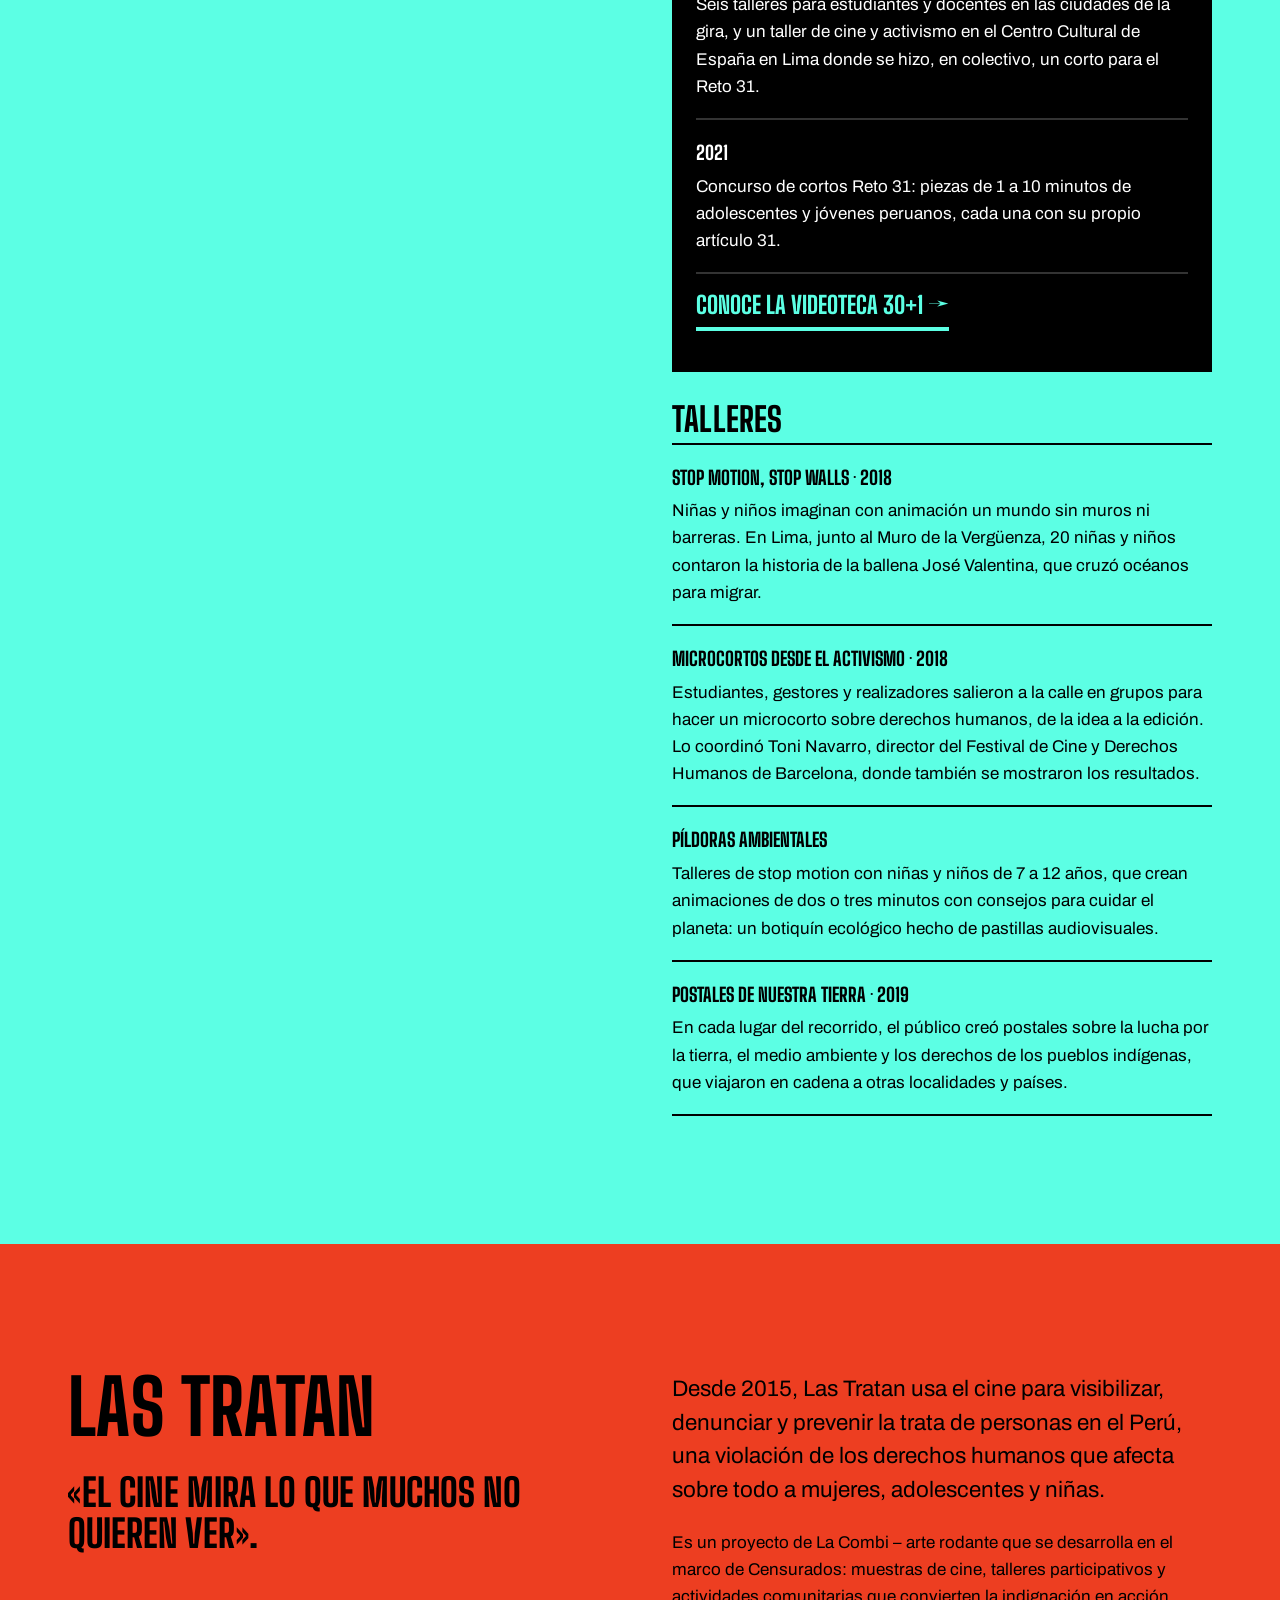
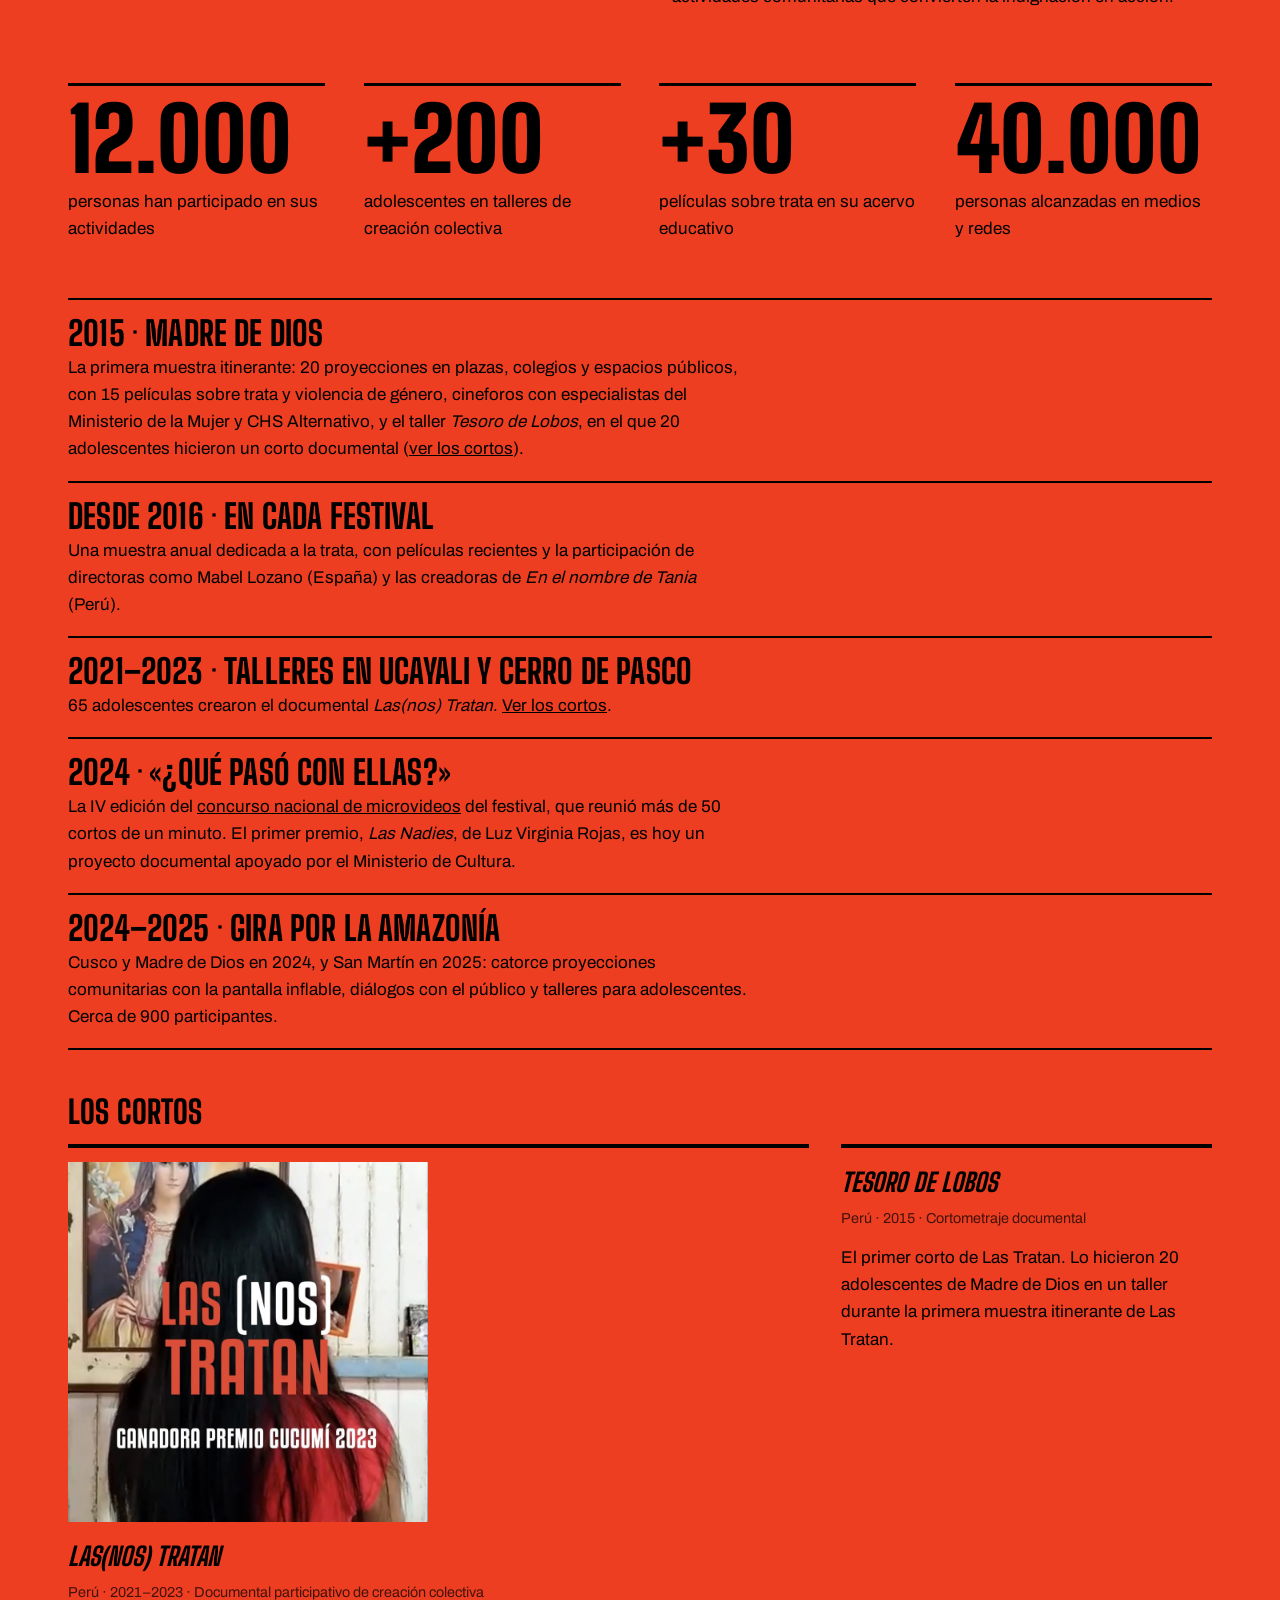
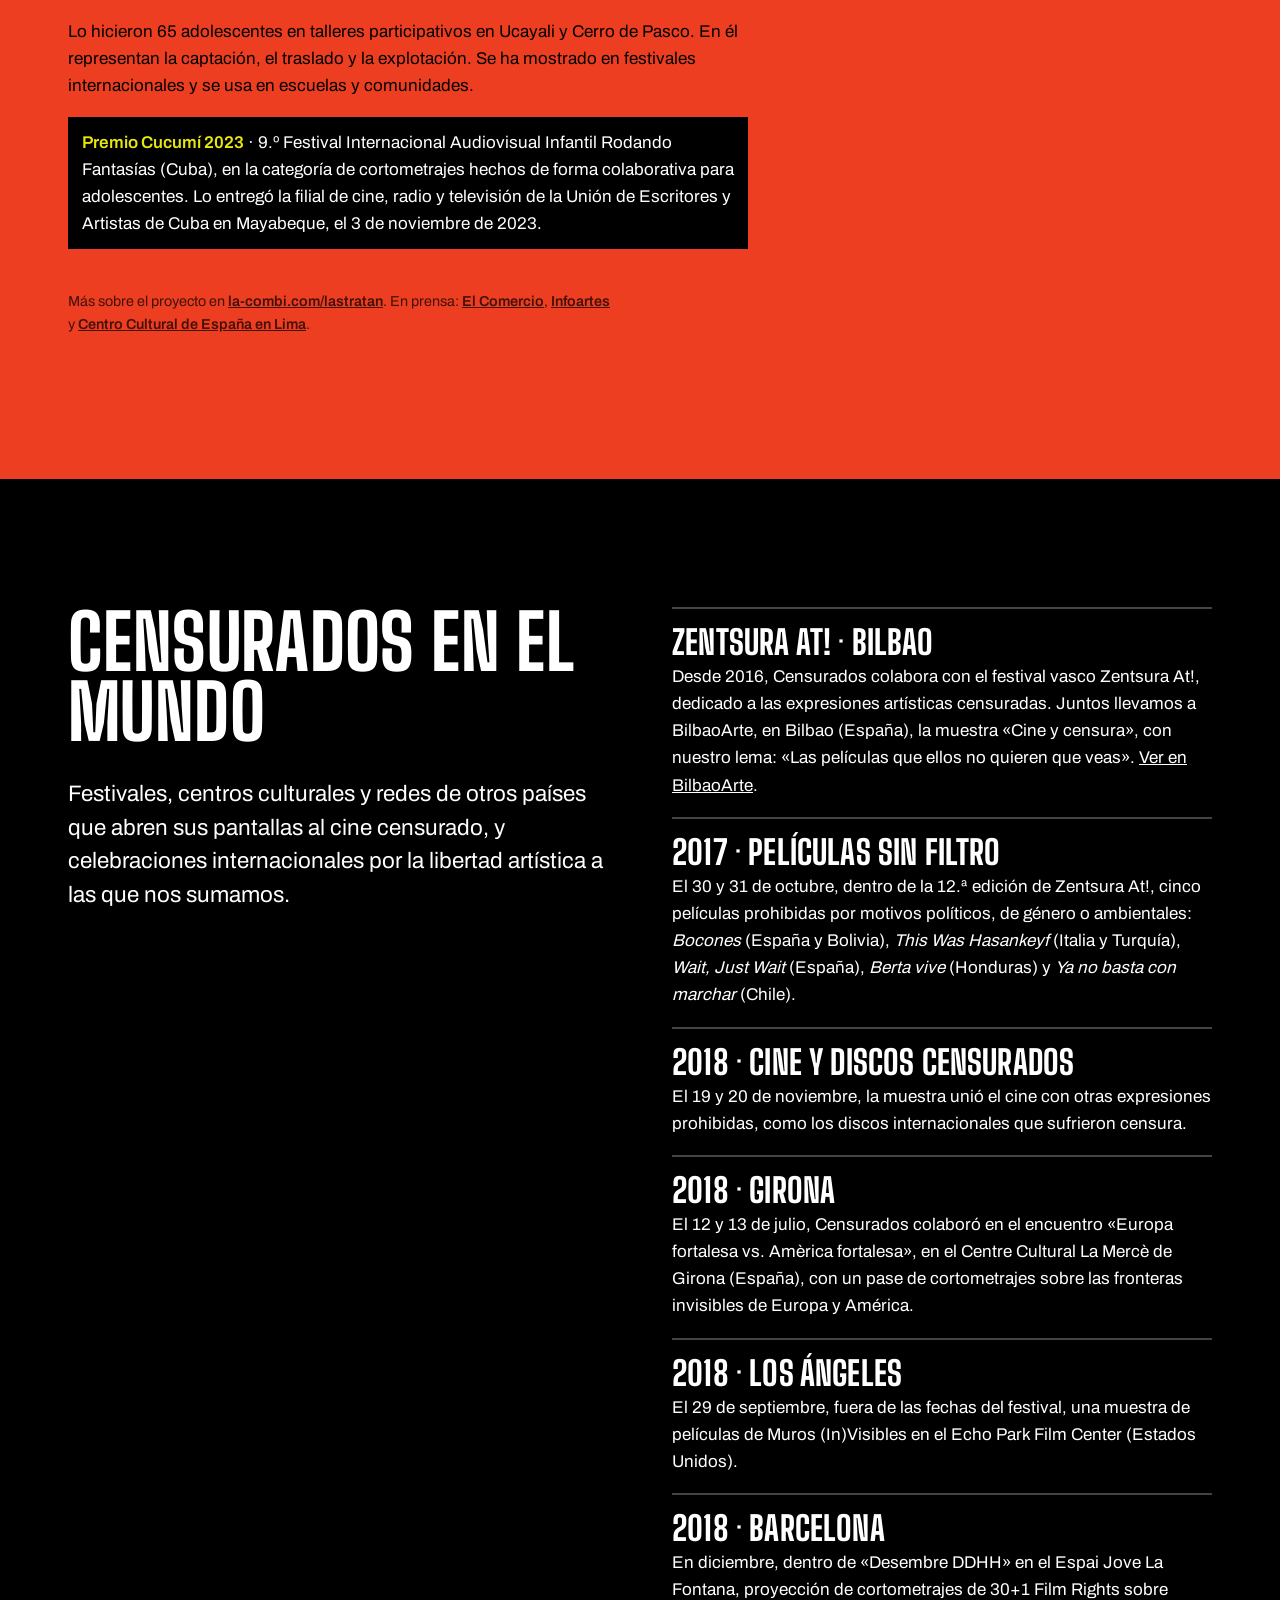
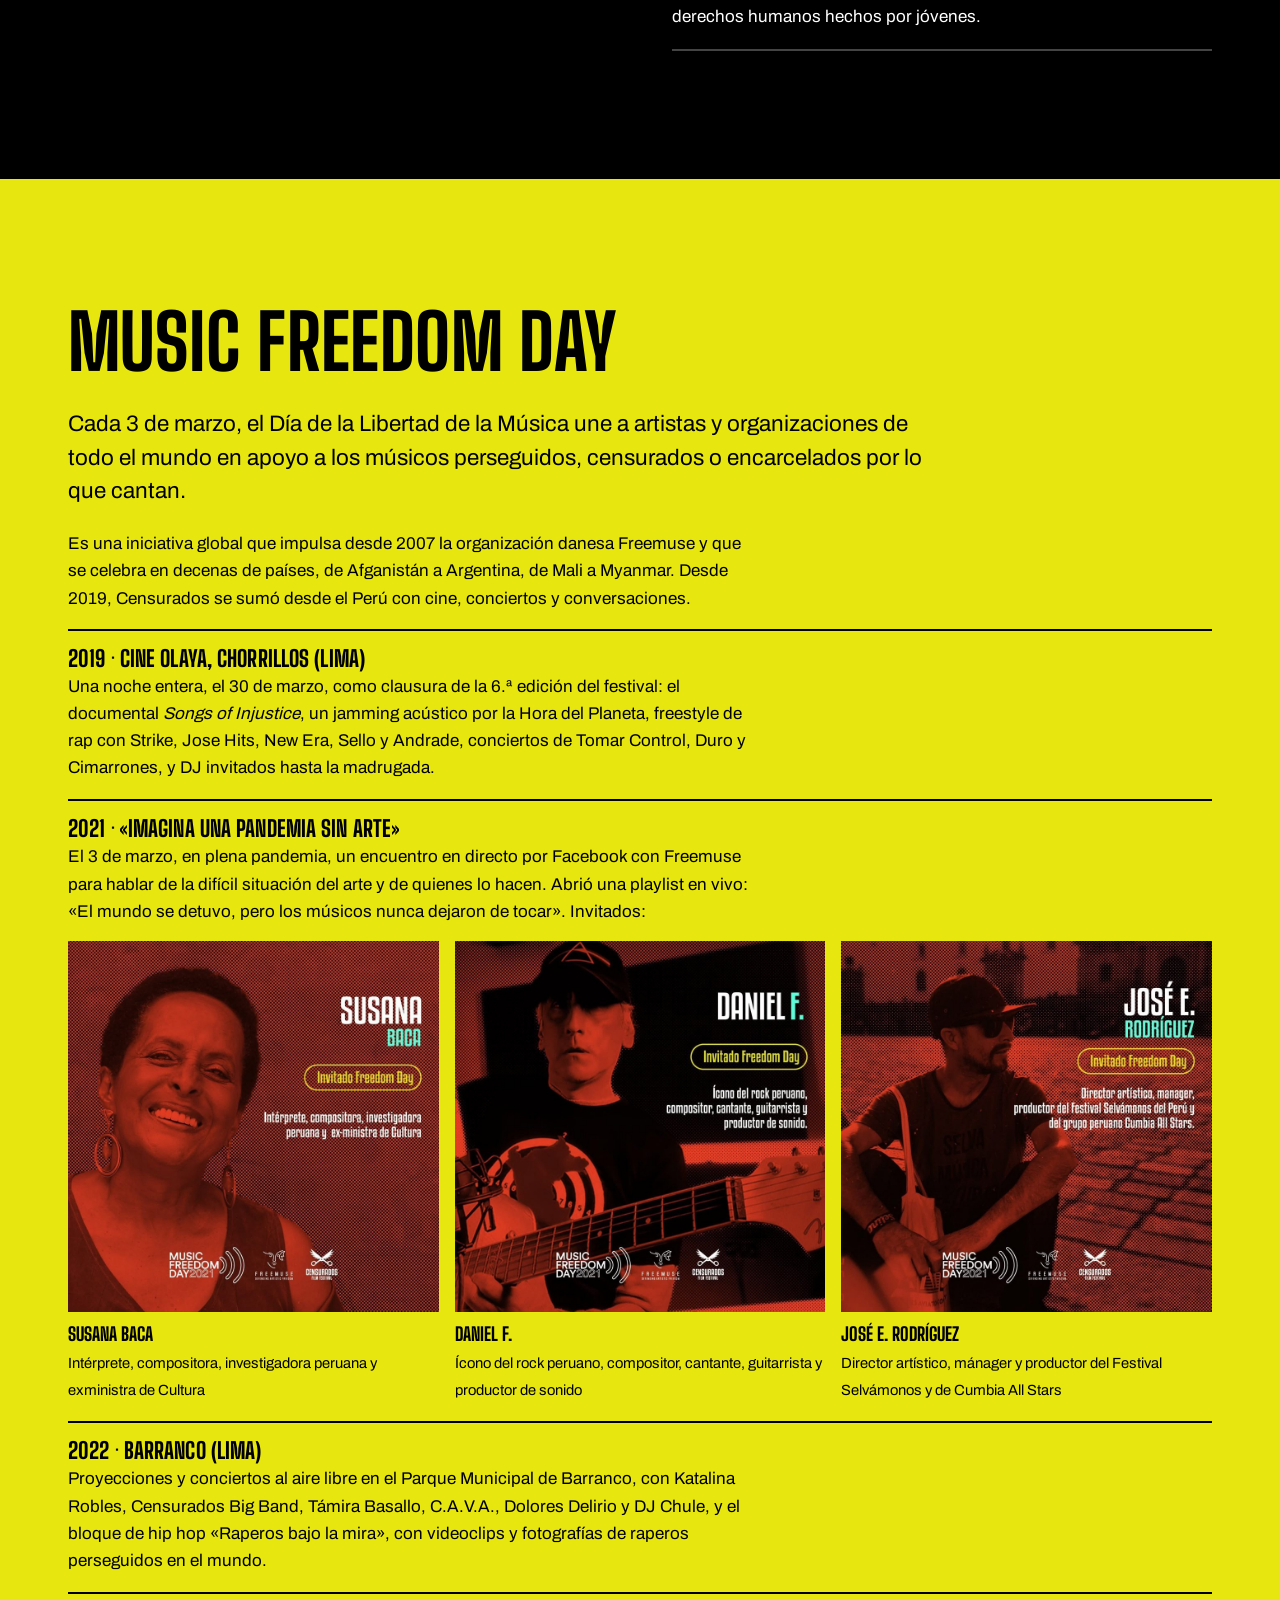
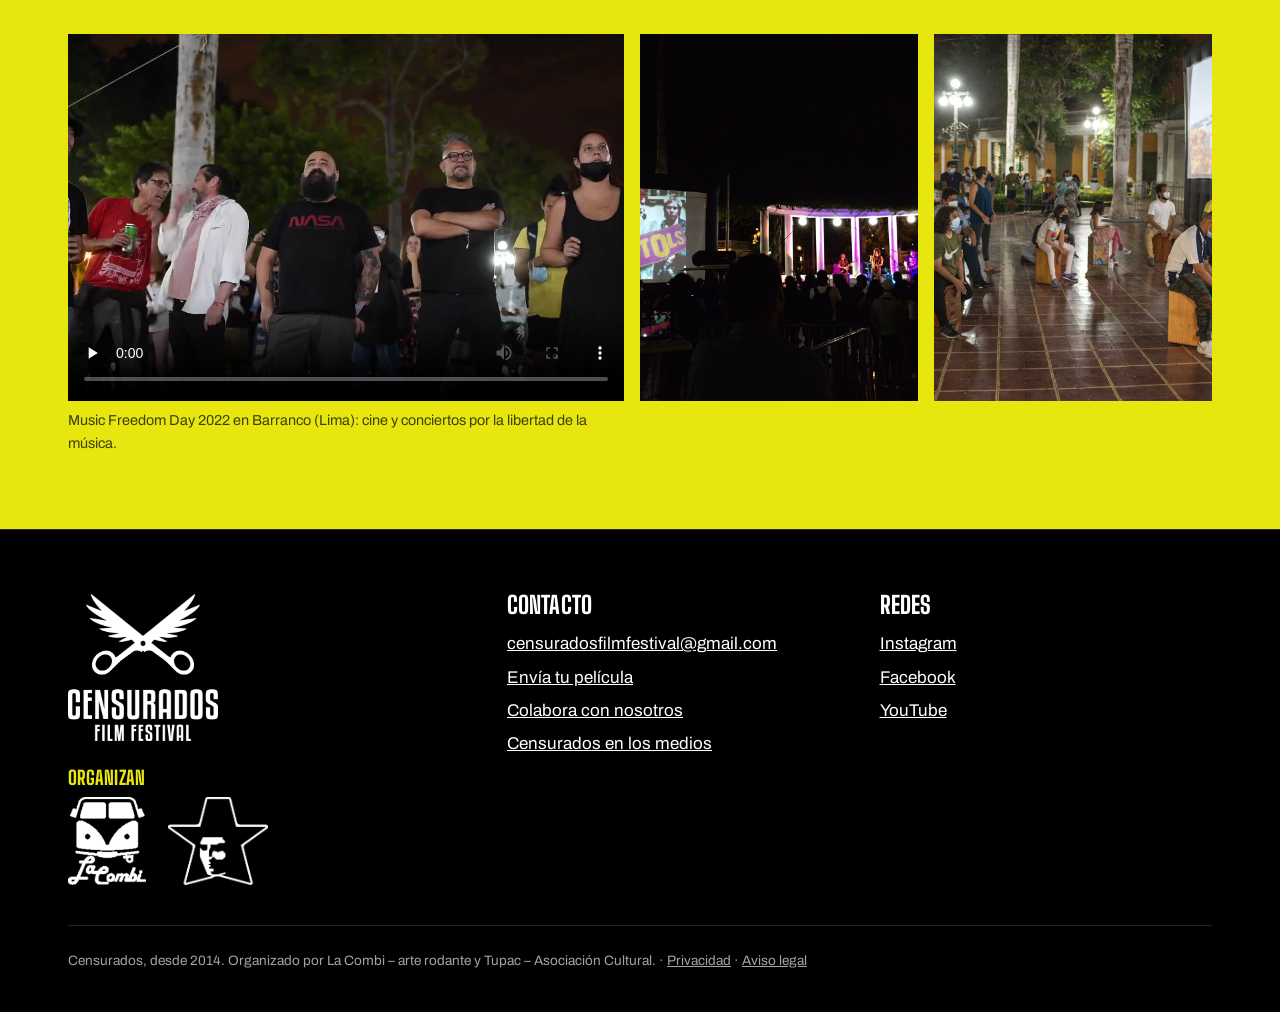
<file: en-ruta.html>
<!doctype html>
<html lang="es">
<head>
<meta charset="utf-8">
<meta name="viewport" content="width=device-width, initial-scale=1">
<title>Off festival · Censurados</title>
<meta name="description" content="Off festival: lo que Censurados hace fuera del festival para liberar el cine censurado. Muestras, Las Tratan, talleres participativos y participación en festivales y espacios de otros países.">
<meta property="og:title" content="Off festival · Censurados">
<meta property="og:description" content="Off festival: lo que Censurados hace fuera del festival para liberar el cine censurado. Muestras, Las Tratan, talleres participativos y participación en festivales y espacios de otros países.">
<meta property="og:image" content="https://censuradosfilmfestival.com/img/fotos/jardin-tupac-noche.jpg">
<link rel="icon" href="img/icono.png">
<link rel="stylesheet" href="css/estilos.css?v=20261139">
</head>
<body>
<a class="saltar" href="#contenido">Ir al contenido</a>

<header class="cabecera">
  <div class="contenedor">
    <a class="marca" href="index.html"><img src="img/alas-blanco.png" alt="" width="46" height="33"><span>Censurados<small>Film Festival</small></span></a>
    <button class="boton-menu" aria-expanded="false" aria-controls="menu">Menú</button>
    <nav class="menu" id="menu" aria-label="Principal">
      <ul>
        <li><a href="conocenos.html">Conócenos</a></li>
        <li><a href="trayectoria.html">El festival</a></li>
        <li><a href="observatorio.html">Observatorio</a></li>
        <li><a href="en-ruta.html" aria-current="page">Off festival</a></li>
        <li><a href="convocatoria.html">Convocatoria</a></li>
        <li><a href="unete.html">Únete</a></li>
      </ul>
    </nav>
  </div>
</header>

<main id="contenido">
<section class="cabeza-pagina fondo-negro">
    <div class="contenedor">
      <h1>Off festival</h1>
      <nav class="subnav" aria-label="Secciones de Off festival">
        <a href="#muestras">Muestras itinerantes</a>
        <a href="#talleres">Formación</a>
        <a href="#las-tratan">Las Tratan</a>
        <a href="#mundo">Censurados en el mundo</a>
        <a href="#music-freedom-day">Music Freedom Day</a>
      </nav>
    </div>
  </section>

  <section class="fondo-negro">
    <div class="contenedor">
      <figure class="foto-pie"><img class="foto-ancha" src="img/fotos/en-ruta-cerro-noche.jpg" alt="Proyección nocturna con la pantalla inflable en un barrio de los cerros de Lima: vecinos sentados en sillas de plástico frente a la pantalla, con las casas iluminadas al fondo" width="1500" height="996"><figcaption class="pequeno">Cine al aire libre con la pantalla inflable, en un barrio de los cerros de Lima.</figcaption></figure>
    </div>
  </section>

  <section class="bloque fondo-amarillo" id="muestras">
    <div class="contenedor dos-columnas">
      <div>
        <h2>Muestras itinerantes</h2>
        <p class="entradilla">Lo que se prohíbe en un lugar, Censurados quiere liberarlo en todos. Después de cada festival, las películas salen de viaje para que se vean cuanto más mejor y para que se sepa que alguien las censuró.</p>
        <p class="cita-tratan">«Si una película la censuran, algo tendrá de importante para que no quieran que la veamos».</p>
      </div>
      <ul class="lista-plana">
        <li><h3>2015–2017 · Perú</h3><p>Chungui (Ayacucho), Lambayeque, Trujillo, Arequipa y Cusco. Más de 3.500 espectadores.</p></li>
        <li><h3>2018 · Muros (In)Visibles</h3><p>Lima, Tapachula y la frontera entre Guatemala y México, Tijuana–San Diego y Ciudad de México.</p></li>
        <li><h3>2019 · Voces (In)visibles</h3><p>Ucayali, Tumbes, Trujillo, Chiclayo y Arequipa, en el Perú, y Tapachula y Ciudad de México, en México. Además, de la mano de nuestras contrapartes locales, Acre (Brasil) y Meta y Nariño (Colombia).</p></li>
        <li><h3>2023 · Las ganadoras del 9CFF</h3><p>En abril y mayo, las películas premiadas viajaron al Centro Cultural de España en Lima, al Cine Umbral de Arequipa, a la Sala Huaqo de Trujillo y a la sala El Zorro de Arriba de Urubamba.</p></li>
        <li><h3>2024–2025 · Después de Arequipa</h3><p>Tras cada edición, la programación siguió su camino por Iquitos, Cusco y San Bartolo, entre otros lugares. En el Cine SanBar se proyectó <em>Vicenta B</em>, que no había podido verse durante el festival.</p></li>
      </ul>
    </div>
    <div class="contenedor galeria galeria-2">
      <figure><img src="img/fotos/cerro-lima-concierto.jpg" alt="Vista nocturna de Lima desde un cerro: abajo, un escenario iluminado y vecinos reunidos en la calle" loading="lazy"><figcaption class="pequeno">Cine y música en los cerros de Lima.</figcaption></figure>
      <figure><img src="img/fotos/mexico-2019-parque.jpg" alt="Pantalla inflable entre los árboles de un parque al atardecer, proyectando una película" loading="lazy"><figcaption class="pequeno">Voces (In)visibles en México, 2019.</figcaption></figure>
    </div>
  </section>

  <section class="bloque fondo-agua" id="talleres">
    <div class="contenedor dos-columnas">
      <div>
        <h2>Formación</h2>
        <p class="entradilla">Allí donde llega la pantalla, también llegan los talleres: niñas, niños, adolescentes y docentes que hacen su propio cine para contar su realidad.</p>
        <figure class="foto-pie"><img src="img/fotos/cine-en-el-cerro.jpg" alt="Rodaje en un cerro de Lima: una joven habla a cámara mientras otras personas sostienen el micrófono y la cámara" loading="lazy" width="960" height="640"><figcaption class="pequeno">Rodaje de un taller participativo en un cerro de Lima.</figcaption></figure>
      </div>
      <div>
        <div class="bloque-301">
          <h3>30+1 Film Rights y Reto 31</h3>
          <p>El espacio educativo de Censurados: una videoteca viva y participativa con 30 películas, una por cada artículo de la Declaración Universal de los Derechos Humanos, y fichas didácticas con debates, preguntas, juegos y actividades para usarlas en el aula. Con ella damos talleres gratuitos a docentes de secundaria para trabajar el cine y los derechos humanos en clase.</p>
          <p><strong>Reto 31</strong> invita a adolescentes y jóvenes a responder una pregunta: ¿qué derecho le falta a la Declaración? Cada participante propone un artículo 31 y lo cuenta en su propio corto, que se suma a la videoteca.</p>
          <ul class="lista-plana">
            <li><h4>2018</h4><p>Talleres «El cine y los derechos humanos en el aula» para profesores y profesoras de secundaria, y una invitación a los colegios a sumarse al Reto 31 por el 70.º aniversario de la Declaración. En diciembre, los cortos de 30+1 se proyectaron en el Espai Jove La Fontana de Barcelona.</p></li>
            <li><h4>2019</h4><p>Seis talleres para estudiantes y docentes en las ciudades de la gira, y un taller de cine y activismo en el Centro Cultural de España en Lima donde se hizo, en colectivo, un corto para el Reto 31.</p></li>
            <li><h4>2021</h4><p>Concurso de cortos Reto 31: piezas de 1 a 10 minutos de adolescentes y jóvenes peruanos, cada una con su propio artículo 31.</p></li>
          </ul>
          <p><a class="enlace-grande" href="https://la-combi.com/30-mas-1.html" target="_blank" rel="noopener">Conoce la videoteca 30+1 →</a></p>
        </div>
        <h3 class="talleres-titulo">Talleres</h3>
        <ul class="lista-plana">
          <li><h4>Stop Motion, Stop Walls · 2018</h4><p>Niñas y niños imaginan con animación un mundo sin muros ni barreras. En Lima, junto al Muro de la Vergüenza, 20 niñas y niños contaron la historia de la ballena José Valentina, que cruzó océanos para migrar.</p></li>
          <li><h4>Microcortos desde el activismo · 2018</h4><p>Estudiantes, gestores y realizadores salieron a la calle en grupos para hacer un microcorto sobre derechos humanos, de la idea a la edición. Lo coordinó Toni Navarro, director del Festival de Cine y Derechos Humanos de Barcelona, donde también se mostraron los resultados.</p></li>
          <li><h4>Píldoras ambientales</h4><p>Talleres de stop motion con niñas y niños de 7 a 12 años, que crean animaciones de dos o tres minutos con consejos para cuidar el planeta: un botiquín ecológico hecho de pastillas audiovisuales.</p></li>
          <li><h4>Postales de nuestra tierra · 2019</h4><p>En cada lugar del recorrido, el público creó postales sobre la lucha por la tierra, el medio ambiente y los derechos de los pueblos indígenas, que viajaron en cadena a otras localidades y países.</p></li>
        </ul>
      </div>
    </div>
  </section>

  <section class="bloque fondo-rojo" id="las-tratan">
    <div class="contenedor">
      <div class="dos-columnas">
        <div>
          <h2>Las Tratan</h2>
          <p class="cita-tratan">«El cine mira lo que muchos no quieren ver».</p>
        </div>
        <div>
          <p class="entradilla">Desde 2015, Las Tratan usa el cine para visibilizar, denunciar y prevenir la trata de personas en el Perú, una violación de los derechos humanos que afecta sobre todo a mujeres, adolescentes y niñas.</p>
          <p>Es un proyecto de La Combi – arte rodante que se desarrolla en el marco de Censurados: muestras de cine, talleres participativos y actividades comunitarias que convierten la indignación en acción.</p>
        </div>
      </div>
      <ul class="cifras cifras-claras">
        <li><strong>12.000</strong><span>personas han participado en sus actividades</span></li>
        <li><strong>+200</strong><span>adolescentes en talleres de creación colectiva</span></li>
        <li><strong>+30</strong><span>películas sobre trata en su acervo educativo</span></li>
        <li><strong>40.000</strong><span>personas alcanzadas en medios y redes</span></li>
      </ul>
      <ul class="lista-plana">
        <li><h3>2015 · Madre de Dios</h3><p>La primera muestra itinerante: 20 proyecciones en plazas, colegios y espacios públicos, con 15 películas sobre trata y violencia de género, cineforos con especialistas del Ministerio de la Mujer y CHS Alternativo, y el taller <em>Tesoro de Lobos</em>, en el que 20 adolescentes hicieron un corto documental (<a href="#tratan-cortos">ver los cortos</a>).</p></li>
        <li><h3>Desde 2016 · En cada festival</h3><p>Una muestra anual dedicada a la trata, con películas recientes y la participación de directoras como Mabel Lozano (España) y las creadoras de <em>En el nombre de Tania</em> (Perú).</p></li>
        <li><h3>2021–2023 · Talleres en Ucayali y Cerro de Pasco</h3><p>65 adolescentes crearon el documental <em>Las(nos) Tratan</em>. <a href="#tratan-cortos">Ver los cortos</a>.</p></li>
        <li><h3>2024 · «¿Qué pasó con ellas?»</h3><p>La IV edición del <a href="trayectoria.html#microvideos">concurso nacional de microvideos</a> del festival, que reunió más de 50 cortos de un minuto. El primer premio, <em>Las Nadies</em>, de Luz Virginia Rojas, es hoy un proyecto documental apoyado por el Ministerio de Cultura.</p></li>
        <li><h3>2024–2025 · Gira por la Amazonía</h3><p>Cusco y Madre de Dios en 2024, y San Martín en 2025: catorce proyecciones comunitarias con la pantalla inflable, diálogos con el público y talleres para adolescentes. Cerca de 900 participantes.</p></li>
      </ul>
      <div class="tratan-cortos" id="tratan-cortos">
        <h3 class="tratan-cortos-titulo">Los cortos</h3>
        <div class="tratan-cortos-grid">
          <article>
            <figure><img src="img/fotos/las-nos-tratan.jpg" alt="Fotograma de Las(nos) Tratan: una adolescente de espaldas, con el pelo largo, frente a un cuadro de la Virgen; sobre la imagen, el título y «Ganadora Premio Cucumí 2023»" loading="lazy" width="900" height="900"></figure>
            <h4><em>Las(nos) Tratan</em></h4>
            <p class="pequeno">Perú · 2021–2023 · Documental participativo de creación colectiva</p>
            <p>Lo hicieron 65 adolescentes en talleres participativos en Ucayali y Cerro de Pasco. En él representan la captación, el traslado y la explotación. Se ha mostrado en festivales internacionales y se usa en escuelas y comunidades.</p>
            <p class="premio-tratan"><strong>Premio Cucumí 2023</strong> · 9.º Festival Internacional Audiovisual Infantil Rodando Fantasías (Cuba), en la categoría de cortometrajes hechos de forma colaborativa para adolescentes. Lo entregó la filial de cine, radio y televisión de la Unión de Escritores y Artistas de Cuba en Mayabeque, el 3 de noviembre de 2023.</p>
          </article>
          <article>
            <h4><em>Tesoro de Lobos</em></h4>
            <p class="pequeno">Perú · 2015 · Cortometraje documental</p>
            <p>El primer corto de Las Tratan. Lo hicieron 20 adolescentes de Madre de Dios en un taller durante la primera muestra itinerante de Las Tratan.</p>
          </article>
        </div>
      </div>
      <p class="pequeno enlace-tratan">Más sobre el proyecto en <a href="https://www.la-combi.com/lastratan" target="_blank" rel="noopener">la-combi.com/lastratan</a>. En prensa: <a href="https://elcomercio.pe/peru/madre-de-dios/abrir-ojos-alzar-voz-cine-itinerante-madre-dios-248062-noticia/" target="_blank" rel="noopener">El Comercio</a>, <a href="https://www.infoartes.pe/festival-censurados-film-festival-en-madre-de-dios/" target="_blank" rel="noopener">Infoartes</a> y <a href="https://ccelima.aecid.es/-/vii-censurados-las-tratan" target="_blank" rel="noopener">Centro Cultural de España en Lima</a>.</p>
    </div>
  </section>

  <section class="bloque fondo-negro" id="mundo">
    <div class="contenedor dos-columnas">
      <div>
        <h2>Censurados en el mundo</h2>
        <p class="entradilla">Festivales, centros culturales y redes de otros países que abren sus pantallas al cine censurado, y celebraciones internacionales por la libertad artística a las que nos sumamos.</p>
      </div>
      <ul class="lista-plana">
        <li><h3>Zentsura At! · Bilbao</h3><p>Desde 2016, Censurados colabora con el festival vasco Zentsura At!, dedicado a las expresiones artísticas censuradas. Juntos llevamos a BilbaoArte, en Bilbao (España), la muestra «Cine y censura», con nuestro lema: «Las películas que ellos no quieren que veas». <a href="https://bilbaoarte.eus/censurados-film-festival-peliculas-sin-filtro-colaboracion-con-zentsura-at/" target="_blank" rel="noopener">Ver en BilbaoArte</a>.</p></li>
        <li><h3>2017 · Películas sin filtro</h3><p>El 30 y 31 de octubre, dentro de la 12.ª edición de Zentsura At!, cinco películas prohibidas por motivos políticos, de género o ambientales: <em>Bocones</em> (España y Bolivia), <em>This Was Hasankeyf</em> (Italia y Turquía), <em>Wait, Just Wait</em> (España), <em>Berta vive</em> (Honduras) y <em>Ya no basta con marchar</em> (Chile).</p></li>
        <li><h3>2018 · Cine y discos censurados</h3><p>El 19 y 20 de noviembre, la muestra unió el cine con otras expresiones prohibidas, como los discos internacionales que sufrieron censura.</p></li>
        <li><h3>2018 · Girona</h3><p>El 12 y 13 de julio, Censurados colaboró en el encuentro «Europa fortalesa vs. Amèrica fortalesa», en el Centre Cultural La Mercè de Girona (España), con un pase de cortometrajes sobre las fronteras invisibles de Europa y América.</p></li>
        <li><h3>2018 · Los Ángeles</h3><p>El 29 de septiembre, fuera de las fechas del festival, una muestra de películas de Muros (In)Visibles en el Echo Park Film Center (Estados Unidos).</p></li>
        <li><h3>2018 · Barcelona</h3><p>En diciembre, dentro de «Desembre DDHH» en el Espai Jove La Fontana, proyección de cortometrajes de 30+1 Film Rights sobre derechos humanos hechos por jóvenes.</p></li>
      </ul>
    </div>
  </section>
  <section class="bloque fondo-amarillo" id="music-freedom-day">
    <div class="contenedor">
      <h2>Music Freedom Day</h2>
      <p class="entradilla">Cada 3 de marzo, el Día de la Libertad de la Música une a artistas y organizaciones de todo el mundo en apoyo a los músicos perseguidos, censurados o encarcelados por lo que cantan.</p>
      <p>Es una iniciativa global que impulsa desde 2007 la organización danesa Freemuse y que se celebra en decenas de países, de Afganistán a Argentina, de Mali a Myanmar. Desde 2019, Censurados se sumó desde el Perú con cine, conciertos y conversaciones.</p>
      <ul class="lista-plana mfd-ediciones">
        <li><h3>2019 · Cine Olaya, Chorrillos (Lima)</h3><p>Una noche entera, el 30 de marzo, como clausura de la 6.ª edición del festival: el documental <em>Songs of Injustice</em>, un jamming acústico por la Hora del Planeta, freestyle de rap con Strike, Jose Hits, New Era, Sello y Andrade, conciertos de Tomar Control, Duro y Cimarrones, y DJ invitados hasta la madrugada.</p></li>
        <li><h3>2021 · «Imagina una pandemia sin arte»</h3><p>El 3 de marzo, en plena pandemia, un encuentro en directo por Facebook con Freemuse para hablar de la difícil situación del arte y de quienes lo hacen. Abrió una playlist en vivo: «El mundo se detuvo, pero los músicos nunca dejaron de tocar». Invitados:</p>
          <ul class="mfd-invitados">
            <li><img src="img/fotos/mfd-2021-susana-baca.jpg" alt="Tarjeta de Susana Baca, invitada del Music Freedom Day 2021" loading="lazy"><strong>Susana Baca</strong> <span>Intérprete, compositora, investigadora peruana y exministra de Cultura</span></li>
            <li><img src="img/fotos/mfd-2021-daniel-f.jpg" alt="Tarjeta de Daniel F., invitado del Music Freedom Day 2021" loading="lazy"><strong>Daniel F.</strong> <span>Ícono del rock peruano, compositor, cantante, guitarrista y productor de sonido</span></li>
            <li><img src="img/fotos/mfd-2021-jose-e-rodriguez.jpg" alt="Tarjeta de José E. Rodríguez, invitado del Music Freedom Day 2021" loading="lazy"><strong>José E. Rodríguez</strong> <span>Director artístico, mánager y productor del Festival Selvámonos y de Cumbia All Stars</span></li>
          </ul></li>
        <li><h3>2022 · Barranco (Lima)</h3><p>Proyecciones y conciertos al aire libre en el Parque Municipal de Barranco, con Katalina Robles, Censurados Big Band, Támira Basallo, C.A.V.A., Dolores Delirio y DJ Chule, y el bloque de hip hop «Raperos bajo la mira», con videoclips y fotografías de raperos perseguidos en el mundo.</p></li>
      </ul>
      <div class="galeria galeria-mfd">
        <figure><video controls preload="none" playsinline poster="video/music-freedom-day-2022.jpg"><source src="video/music-freedom-day-2022.mp4" type="video/mp4"></video><figcaption class="pequeno">Music Freedom Day 2022 en Barranco (Lima): cine y conciertos por la libertad de la música.</figcaption></figure>
        <figure><img src="img/fotos/mfd-concierto.jpg" alt="Concierto nocturno en la glorieta de un parque, junto a una pantalla que proyecta una imagen de los Sex Pistols" loading="lazy"></figure>
        <figure><img src="img/fotos/mfd-barranco-2022.jpg" alt="Público con mascarilla sentado en cajones de madera frente a una pantalla en una plaza de Barranco, de noche" loading="lazy"></figure>
      </div>
    </div>
  </section>
</main>

<footer class="pie fondo-negro">
  <div class="contenedor">
    <div>
      <img src="img/logo-blanco.png" alt="Censurados Film Festival" width="150" height="147">
      <h2 class="organizan-titulo">Organizan</h2>
      <a class="organizan" href="conocenos.html#organizadores">
        <img src="img/lacombi-blanco.png" alt="La Combi – arte rodante" width="444" height="504">
        <img src="img/tupac-oscuro.png" alt="Tupac – Asociación Cultural" width="875" height="769">
      </a>
    </div>
    <div>
      <h2>Contacto</h2>
      <ul>
        <li><a href="mailto:censuradosfilmfestival@gmail.com">censuradosfilmfestival@gmail.com</a></li>
        <li><a href="convocatoria.html">Envía tu película</a></li>
        <li><a href="unete.html">Colabora con nosotros</a></li>
        <li><a href="conocenos.html#medios">Censurados en los medios</a></li>
      </ul>
    </div>
    <div>
      <h2>Redes</h2>
      <ul>
        <li><a href="https://www.instagram.com/censuradosfilmfestival/">Instagram</a></li>
        <li><a href="https://www.facebook.com/censuradosfilmfestival">Facebook</a></li>
        <li><a href="https://www.youtube.com/channel/UCcZii9CY7aCyMJ9GrzjTRmA">YouTube</a></li>
      </ul>
    </div>
    <p class="legal">Censurados, desde 2014. Organizado por La Combi – arte rodante y Tupac – Asociación Cultural. · <a href="privacidad.html">Privacidad</a> · <a href="aviso-legal.html">Aviso legal</a></p>
  </div>
</footer>
<script src="js/menu.js"></script>
</body>
</html>
</file>
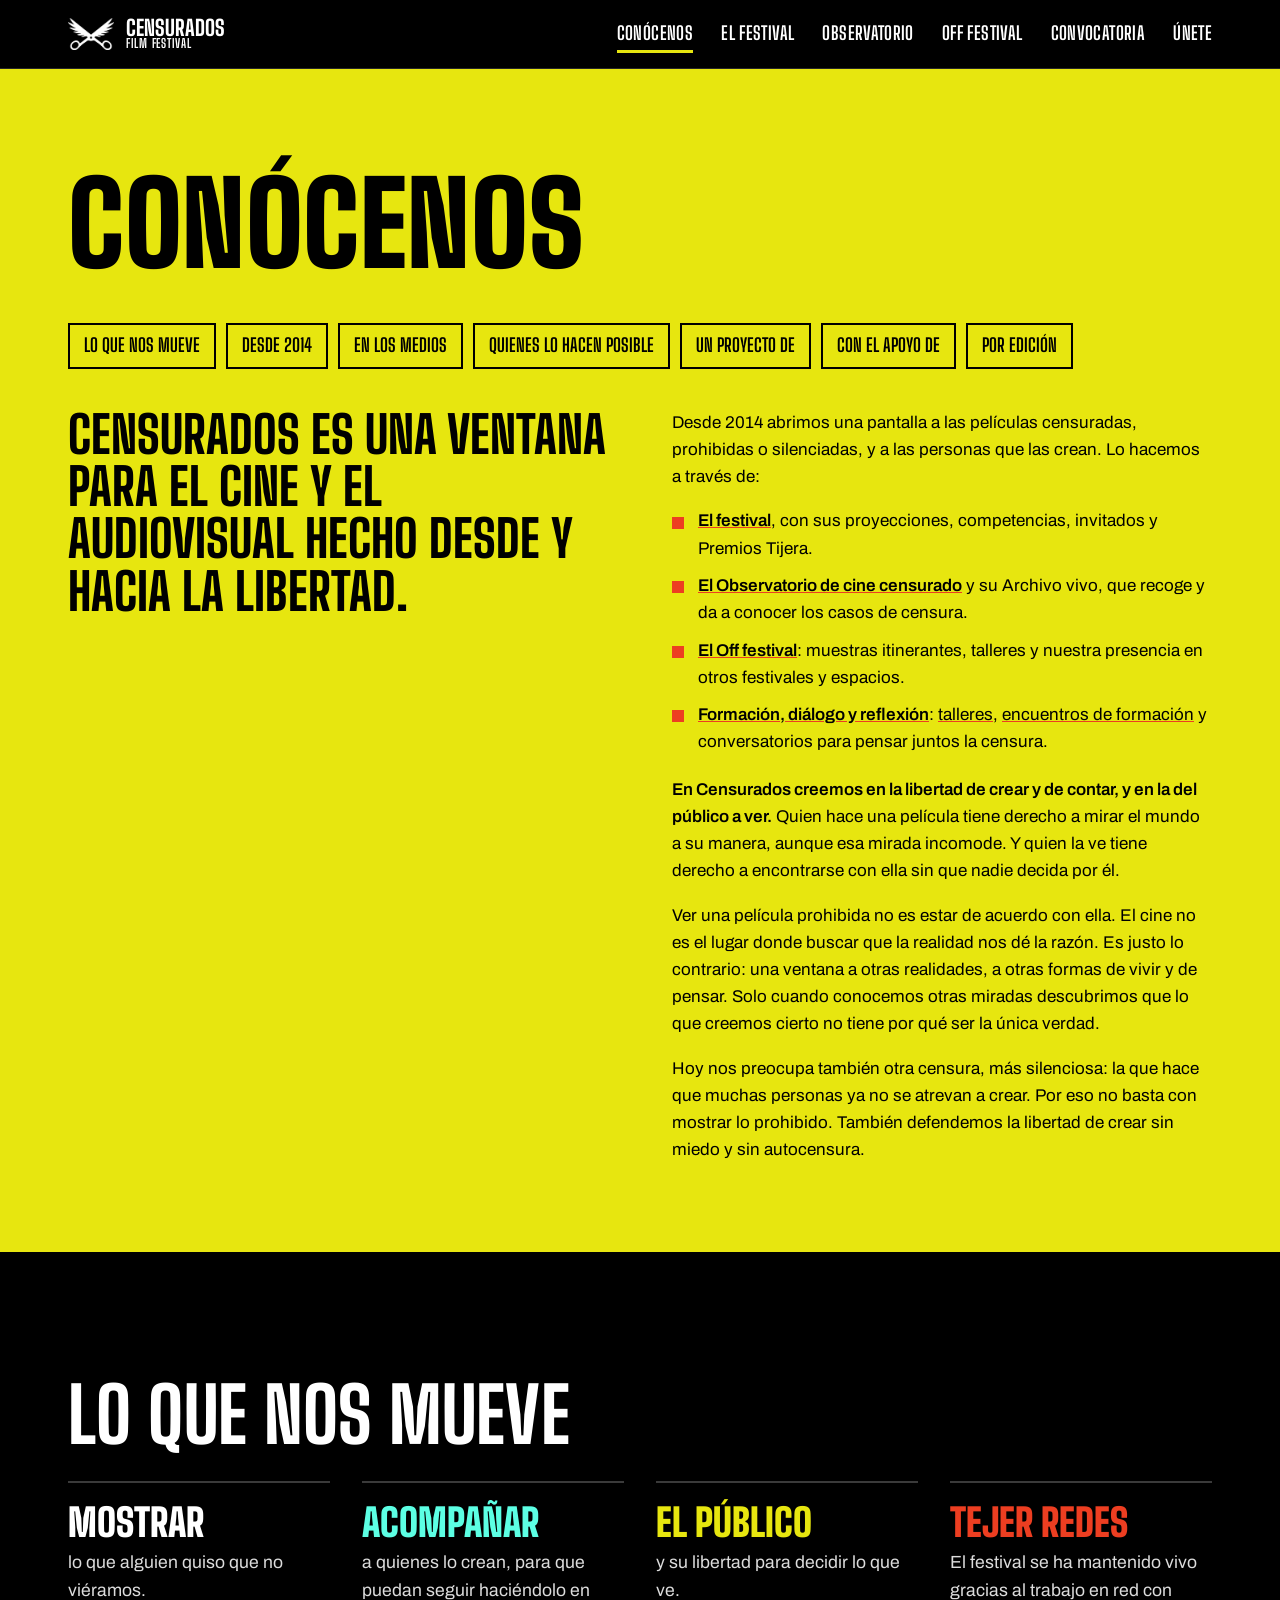
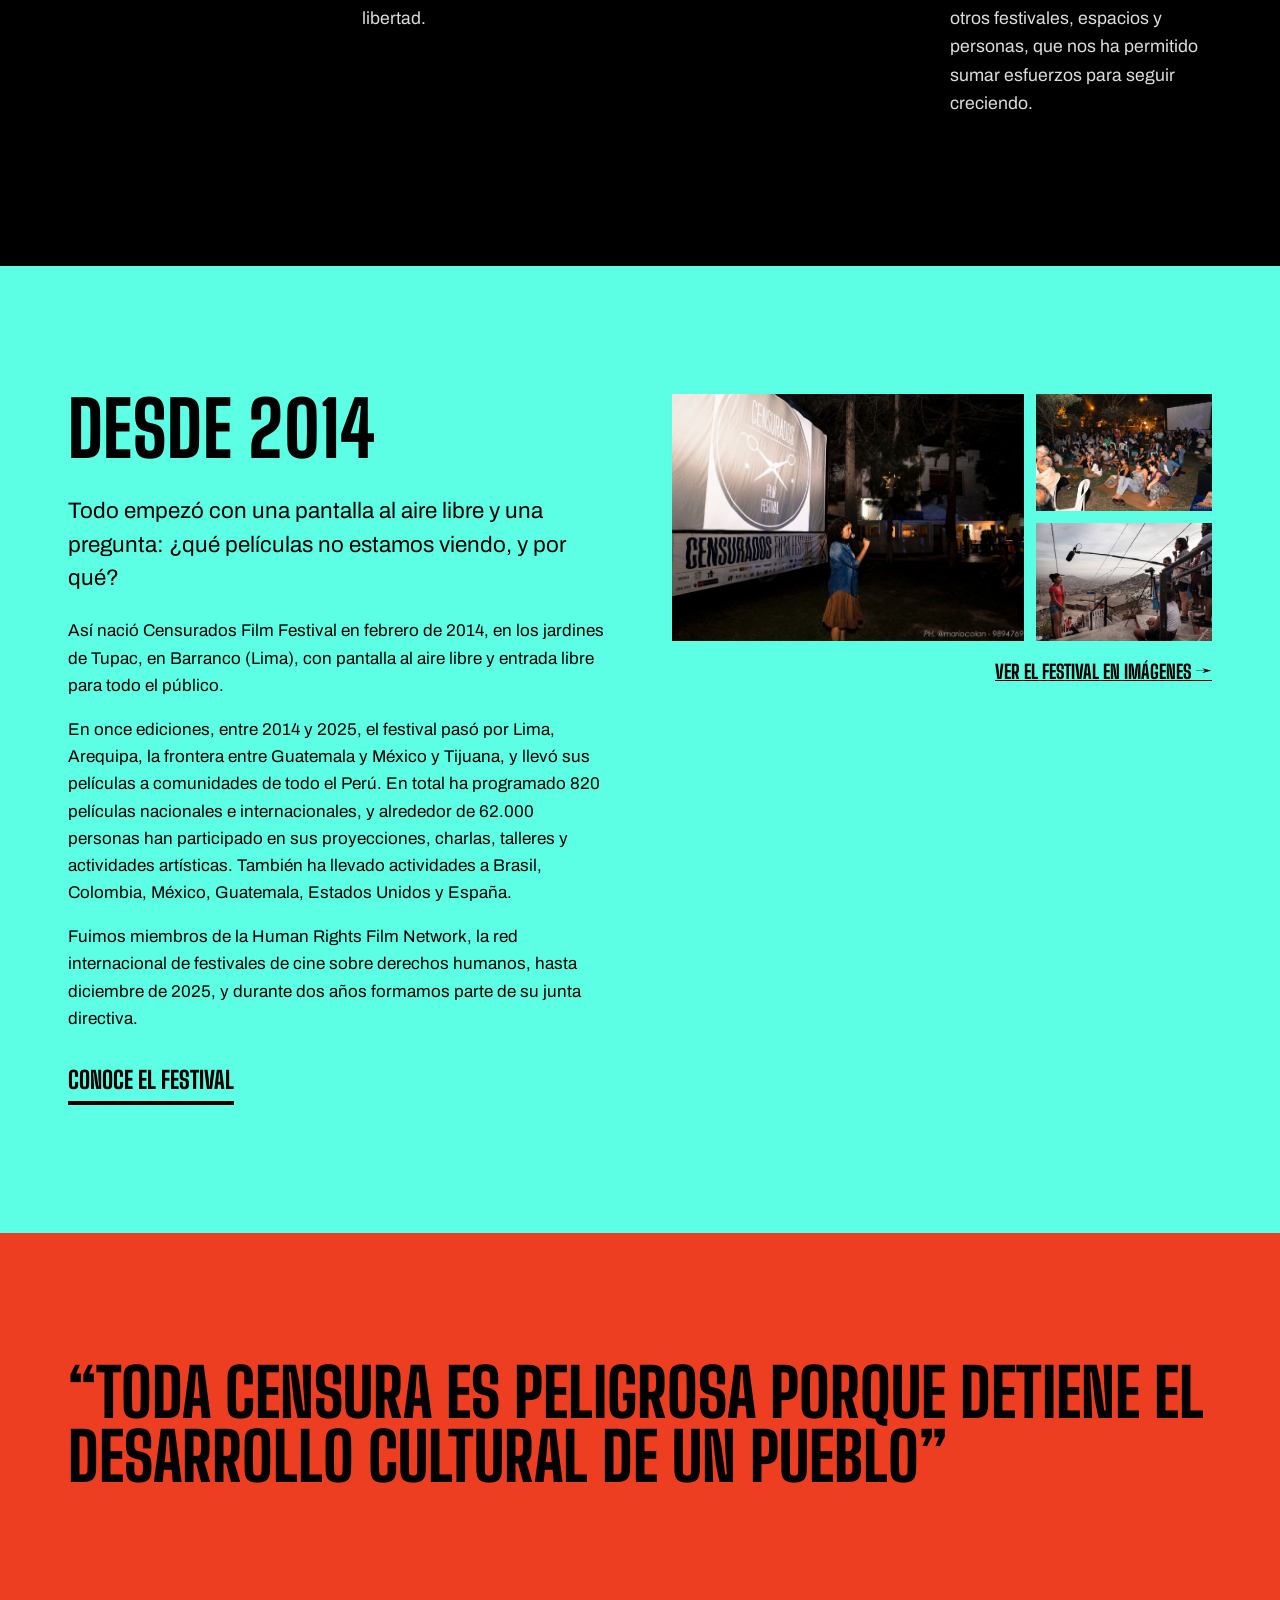
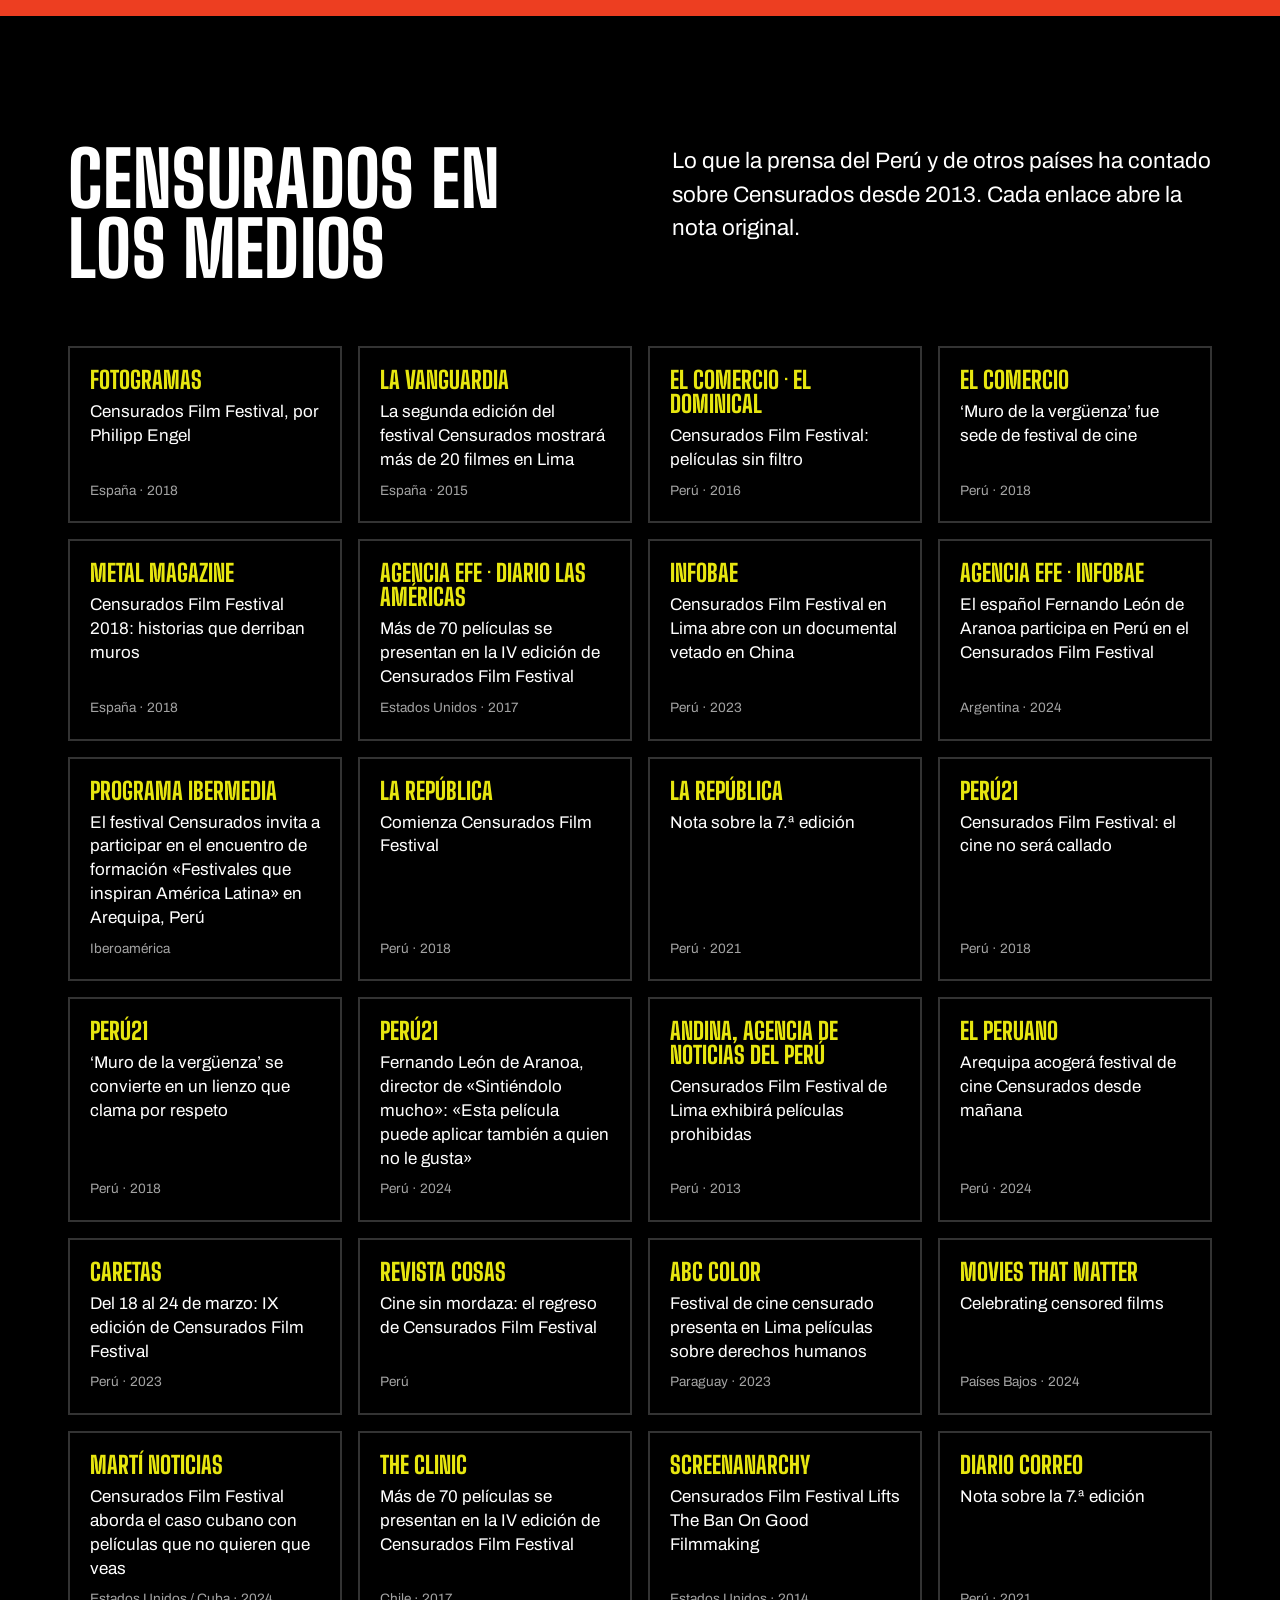
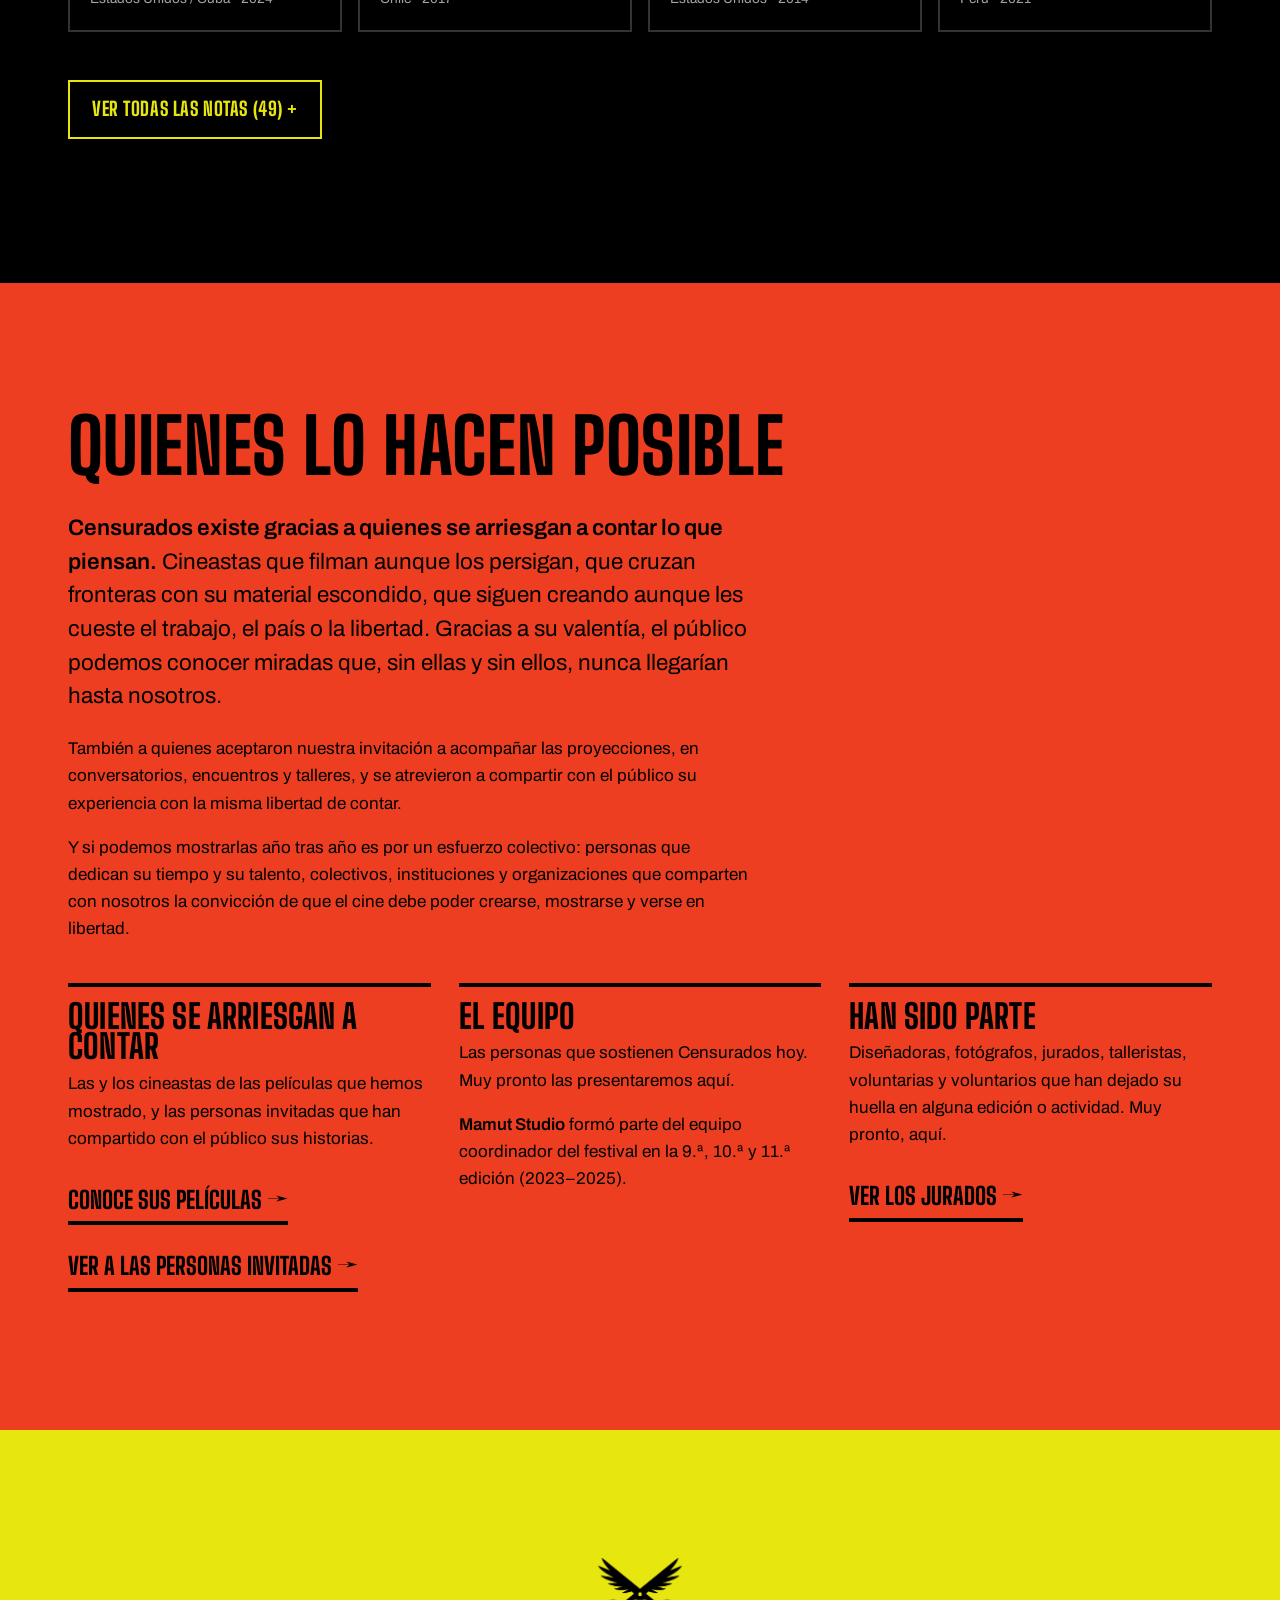
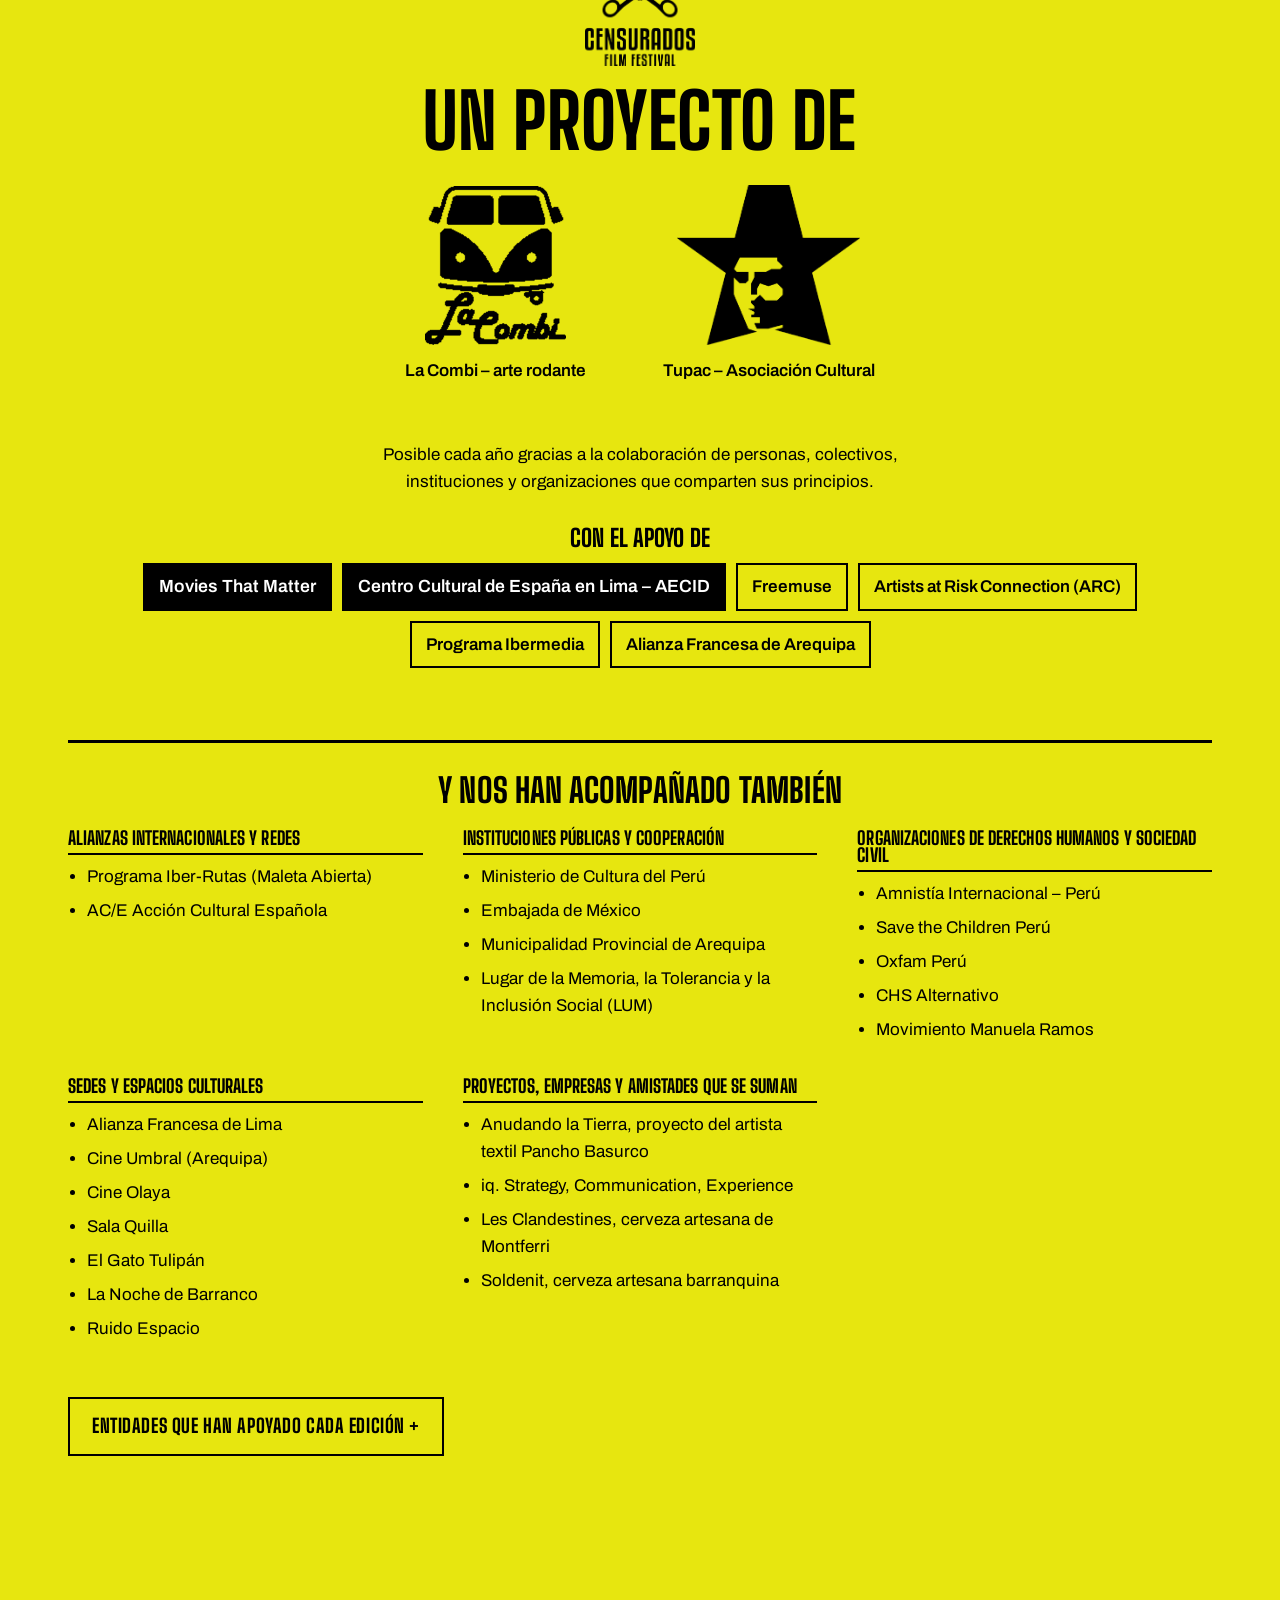
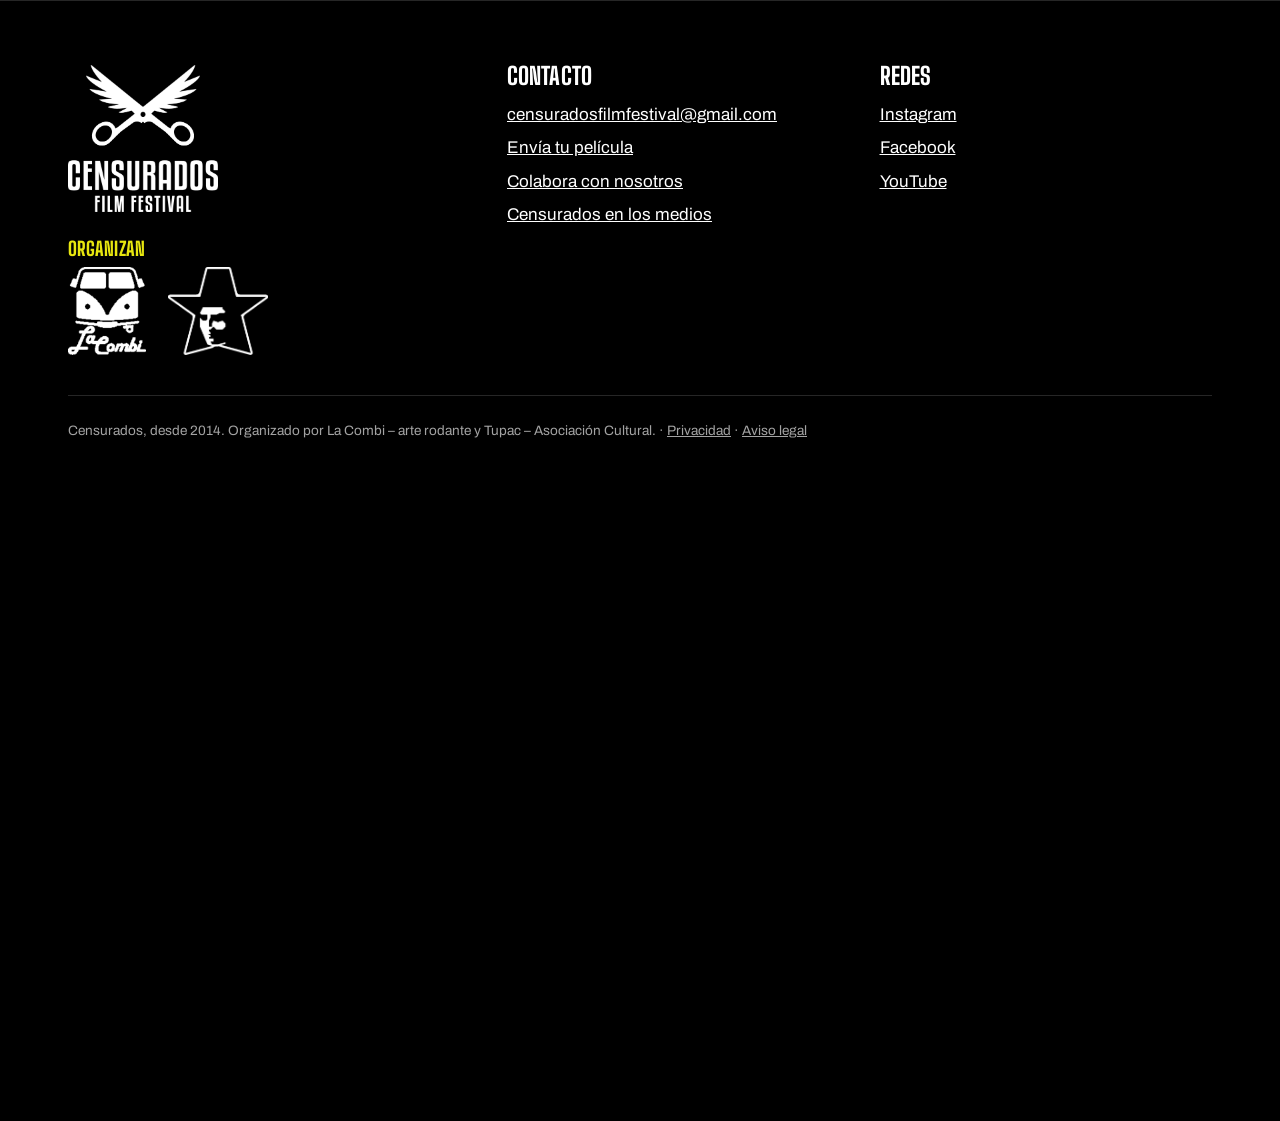
<file: festival.html>
<!doctype html>
<html lang="es"><head><meta charset="utf-8"><title>Censurados</title>
<meta http-equiv="refresh" content="0; url=conocenos.html"><link rel="canonical" href="https://censuradosfilmfestival.com/conocenos.html">
</head><body><p><a href="conocenos.html">Esta página se ha movido.</a></p></body></html>
</file>
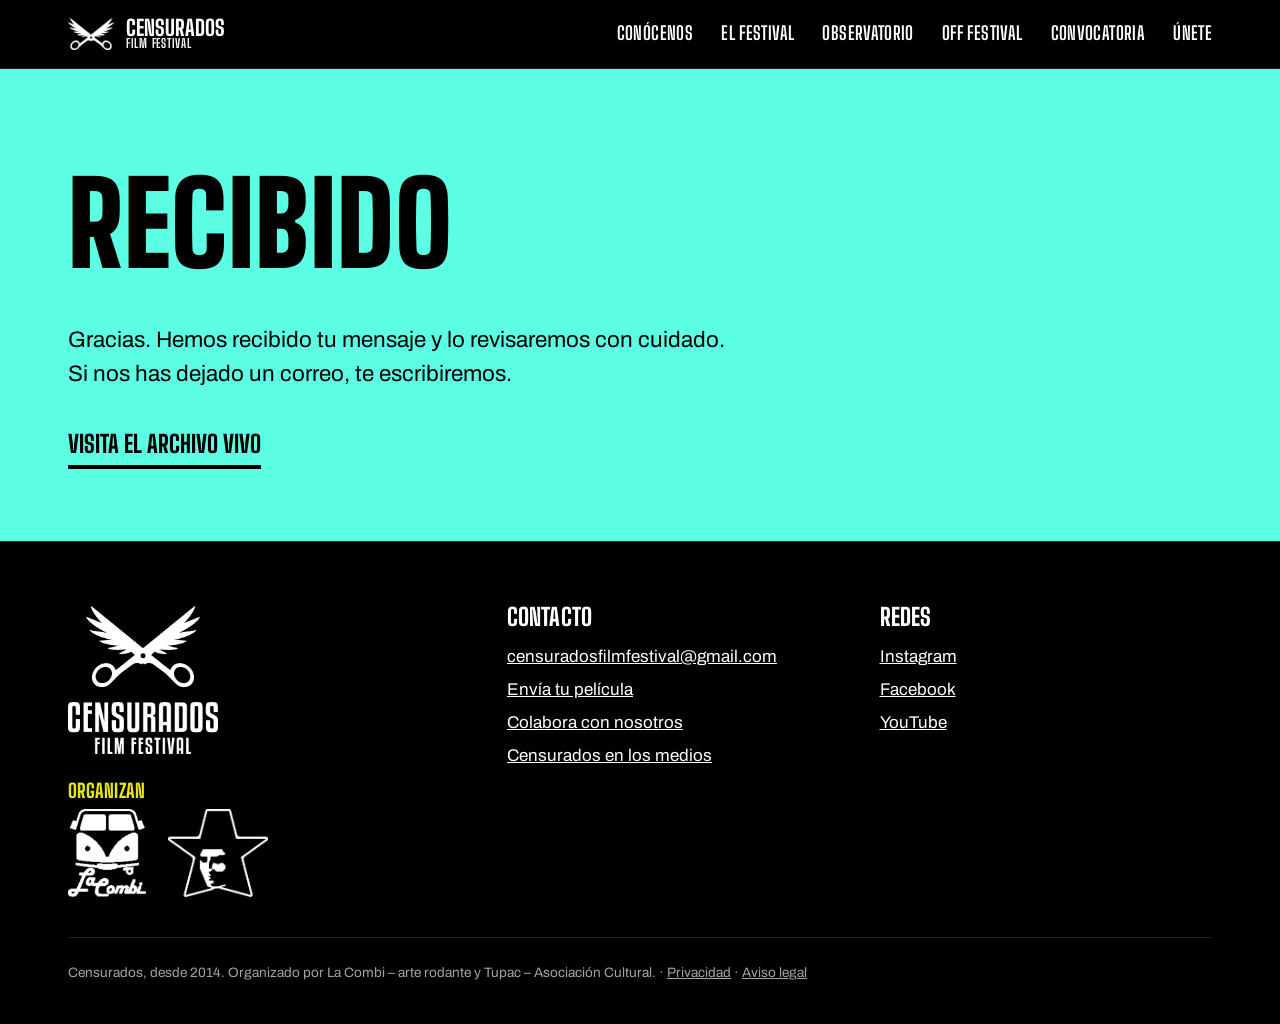
<file: gracias.html>
<!doctype html>
<html lang="es">
<head>
<meta charset="utf-8">
<meta name="viewport" content="width=device-width, initial-scale=1">
<title>Recibido · Censurados</title>
<meta name="description" content="Hemos recibido tu inscripción en la convocatoria permanente de Censurados.">
<meta property="og:title" content="Inscripción recibida · Censurados">
<meta property="og:description" content="Hemos recibido tu inscripción en la convocatoria permanente de Censurados.">
<meta property="og:image" content="https://censuradosfilmfestival.com/img/fotos/jardin-tupac-noche.jpg">
<link rel="icon" href="img/icono.png">
<link rel="stylesheet" href="css/estilos.css?v=20261139">
</head>
<body>
<a class="saltar" href="#contenido">Ir al contenido</a>

<header class="cabecera">
  <div class="contenedor">
    <a class="marca" href="index.html"><img src="img/alas-blanco.png" alt="" width="46" height="33"><span>Censurados<small>Film Festival</small></span></a>
    <button class="boton-menu" aria-expanded="false" aria-controls="menu">Menú</button>
    <nav class="menu" id="menu" aria-label="Principal">
      <ul>
        <li><a href="conocenos.html">Conócenos</a></li>
        <li><a href="trayectoria.html">El festival</a></li>
        <li><a href="observatorio.html">Observatorio</a></li>
        <li><a href="en-ruta.html">Off festival</a></li>
        <li><a href="convocatoria.html">Convocatoria</a></li>
        <li><a href="unete.html">Únete</a></li>
      </ul>
    </nav>
  </div>
</header>

<main id="contenido">
<section class="cabeza-pagina fondo-agua">
    <div class="contenedor">
      <h1>Recibido</h1>
      <p class="entradilla">Gracias. Hemos recibido tu mensaje y lo revisaremos con cuidado. Si nos has dejado un correo, te escribiremos.</p>
      <a class="enlace-grande" href="observatorio.html#archivo">Visita el archivo vivo</a>
    </div>
  </section>
</main>

<footer class="pie fondo-negro">
  <div class="contenedor">
    <div>
      <img src="img/logo-blanco.png" alt="Censurados Film Festival" width="150" height="147">
      <h2 class="organizan-titulo">Organizan</h2>
      <a class="organizan" href="conocenos.html#organizadores">
        <img src="img/lacombi-blanco.png" alt="La Combi – arte rodante" width="444" height="504">
        <img src="img/tupac-oscuro.png" alt="Tupac – Asociación Cultural" width="875" height="769">
      </a>
    </div>
    <div>
      <h2>Contacto</h2>
      <ul>
        <li><a href="mailto:censuradosfilmfestival@gmail.com">censuradosfilmfestival@gmail.com</a></li>
        <li><a href="convocatoria.html">Envía tu película</a></li>
        <li><a href="unete.html">Colabora con nosotros</a></li>
        <li><a href="conocenos.html#medios">Censurados en los medios</a></li>
      </ul>
    </div>
    <div>
      <h2>Redes</h2>
      <ul>
        <li><a href="https://www.instagram.com/censuradosfilmfestival/">Instagram</a></li>
        <li><a href="https://www.facebook.com/censuradosfilmfestival">Facebook</a></li>
        <li><a href="https://www.youtube.com/channel/UCcZii9CY7aCyMJ9GrzjTRmA">YouTube</a></li>
      </ul>
    </div>
    <p class="legal">Censurados, desde 2014. Organizado por La Combi – arte rodante y Tupac – Asociación Cultural. · <a href="privacidad.html">Privacidad</a> · <a href="aviso-legal.html">Aviso legal</a></p>
  </div>
</footer>
<script src="js/menu.js"></script>
</body>
</html>
</file>
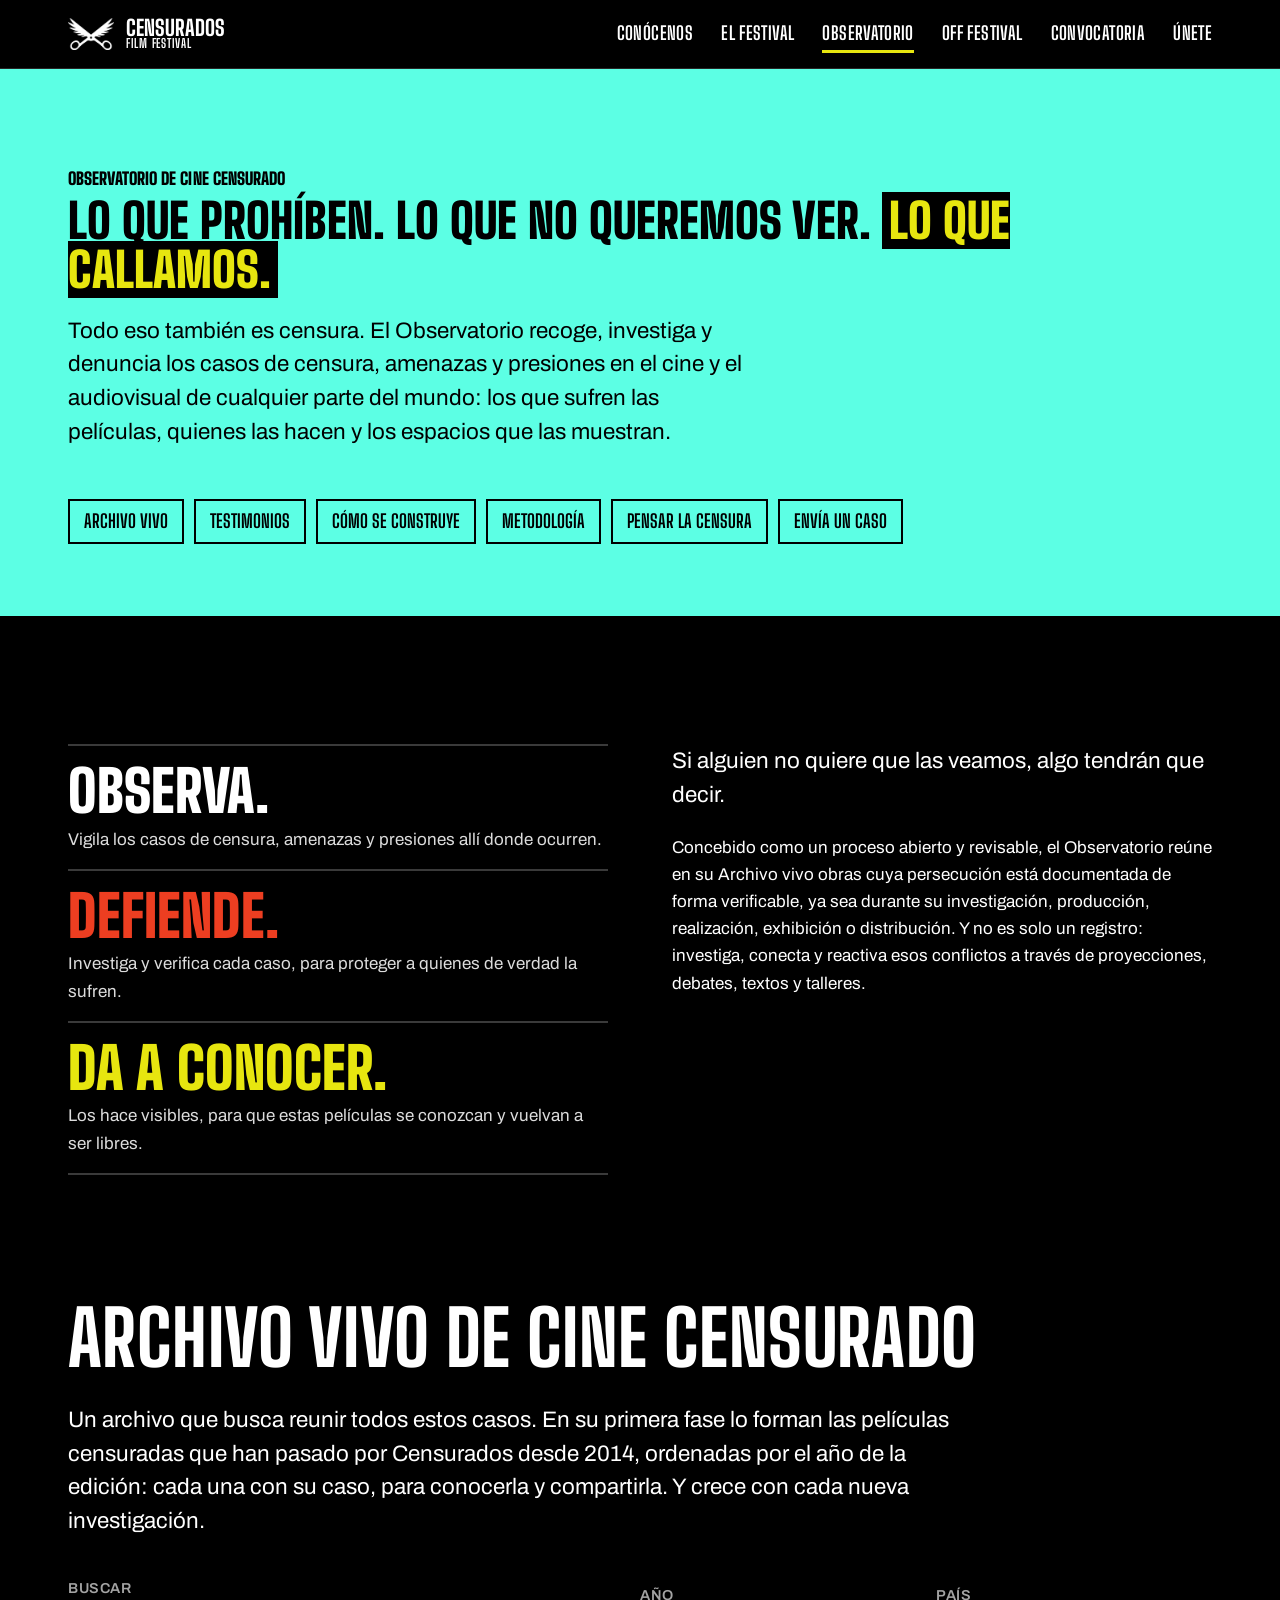
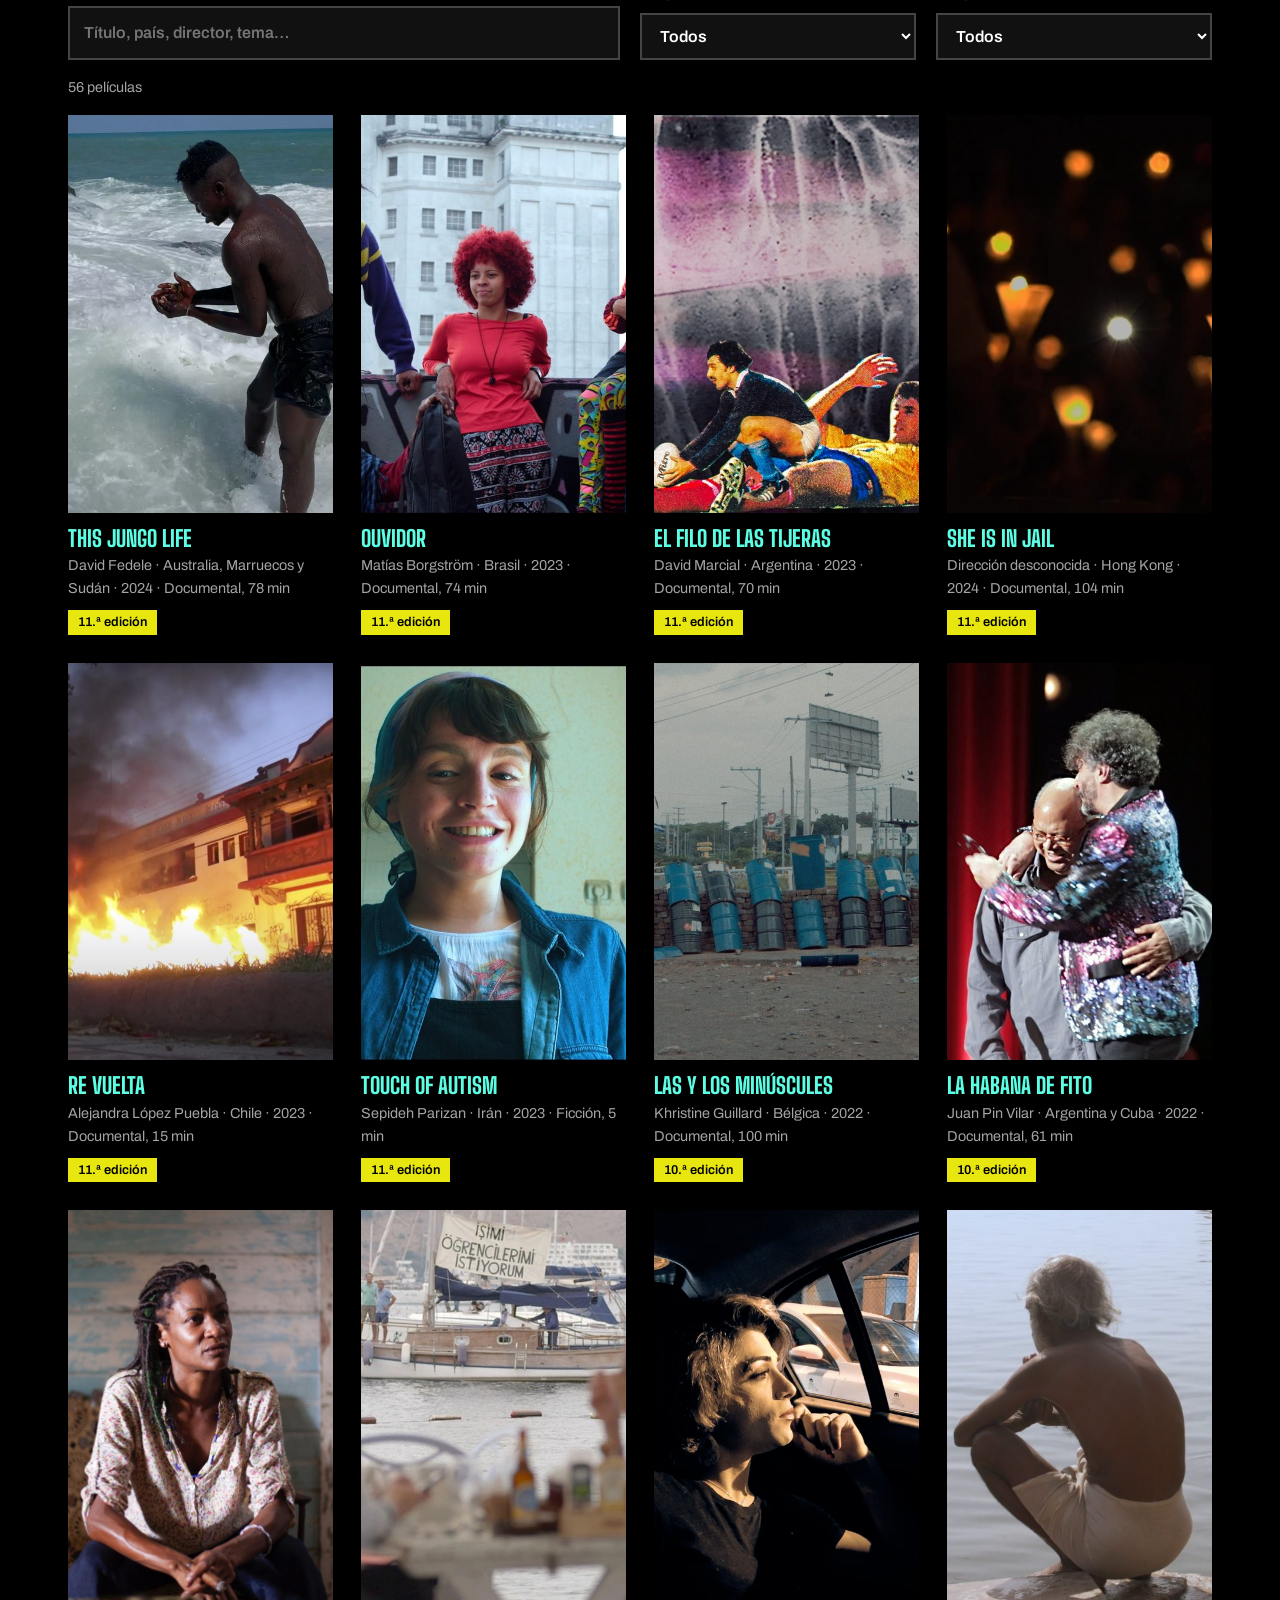
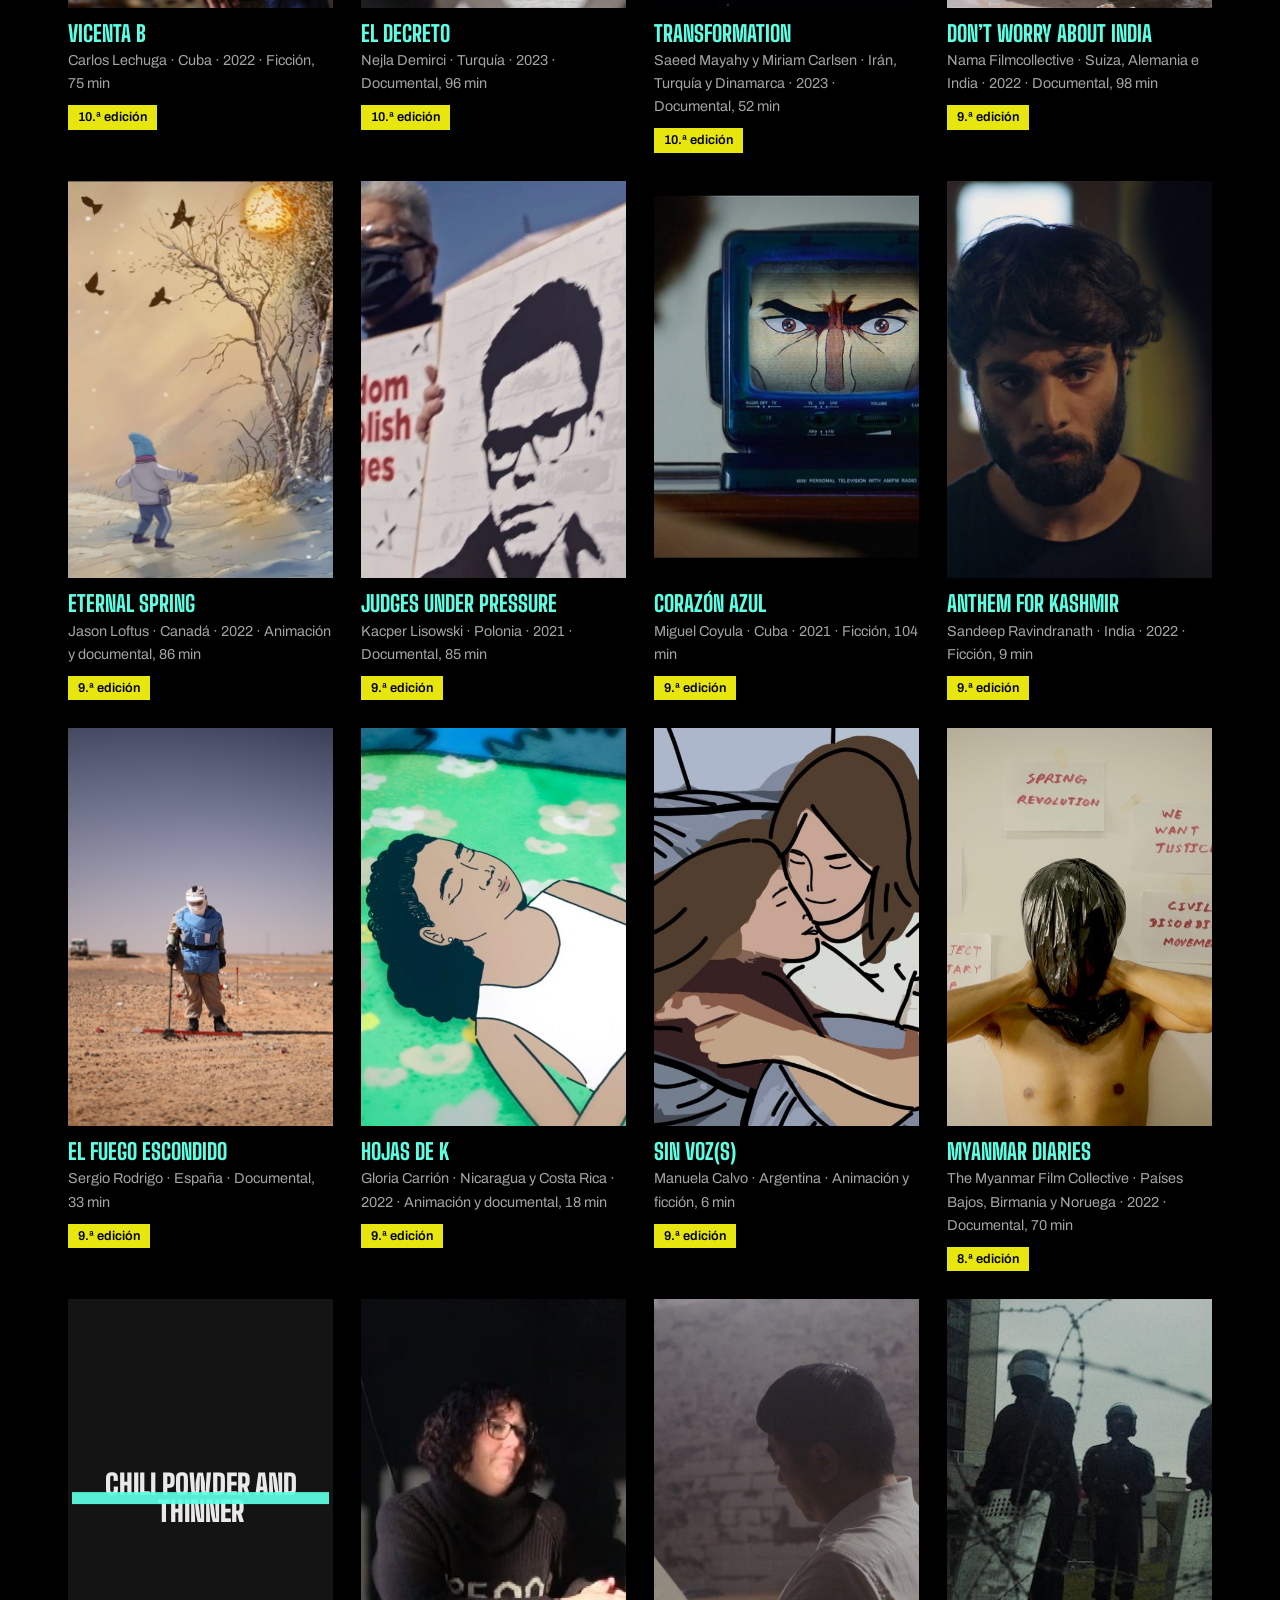
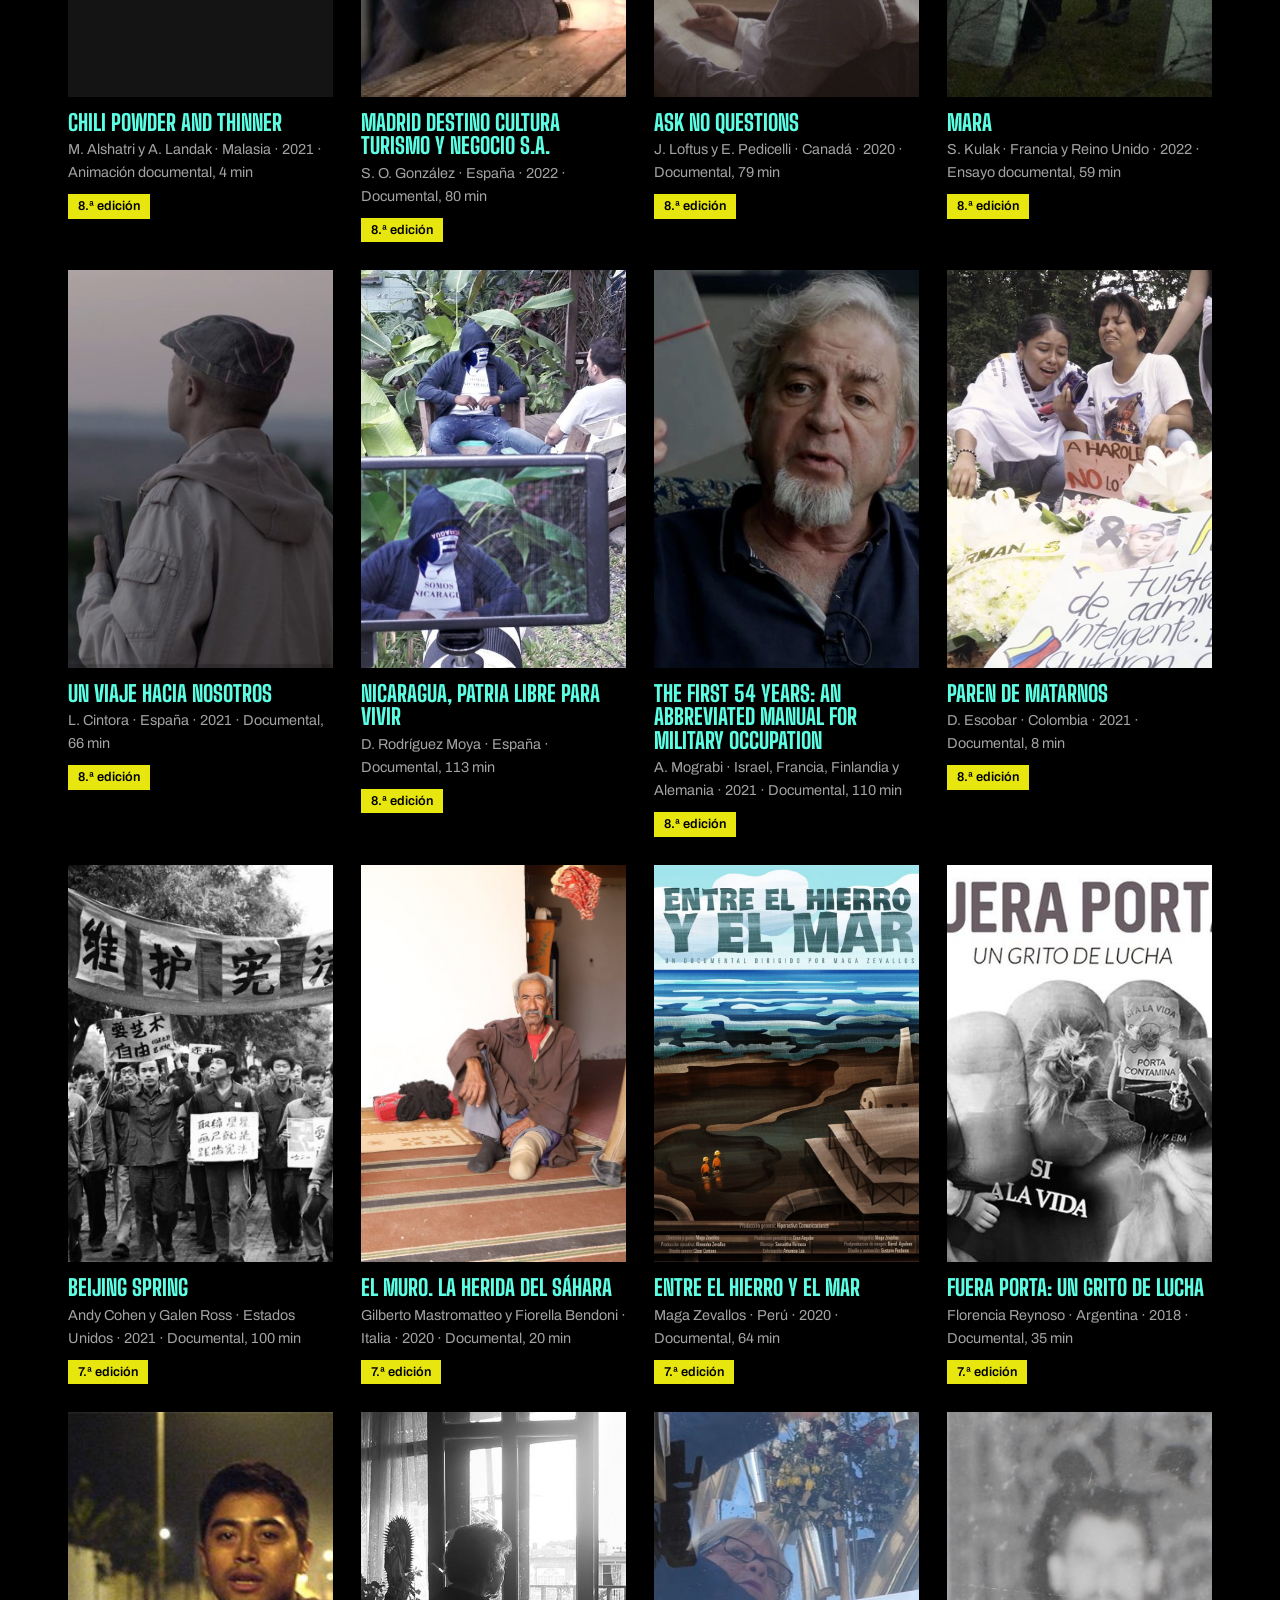
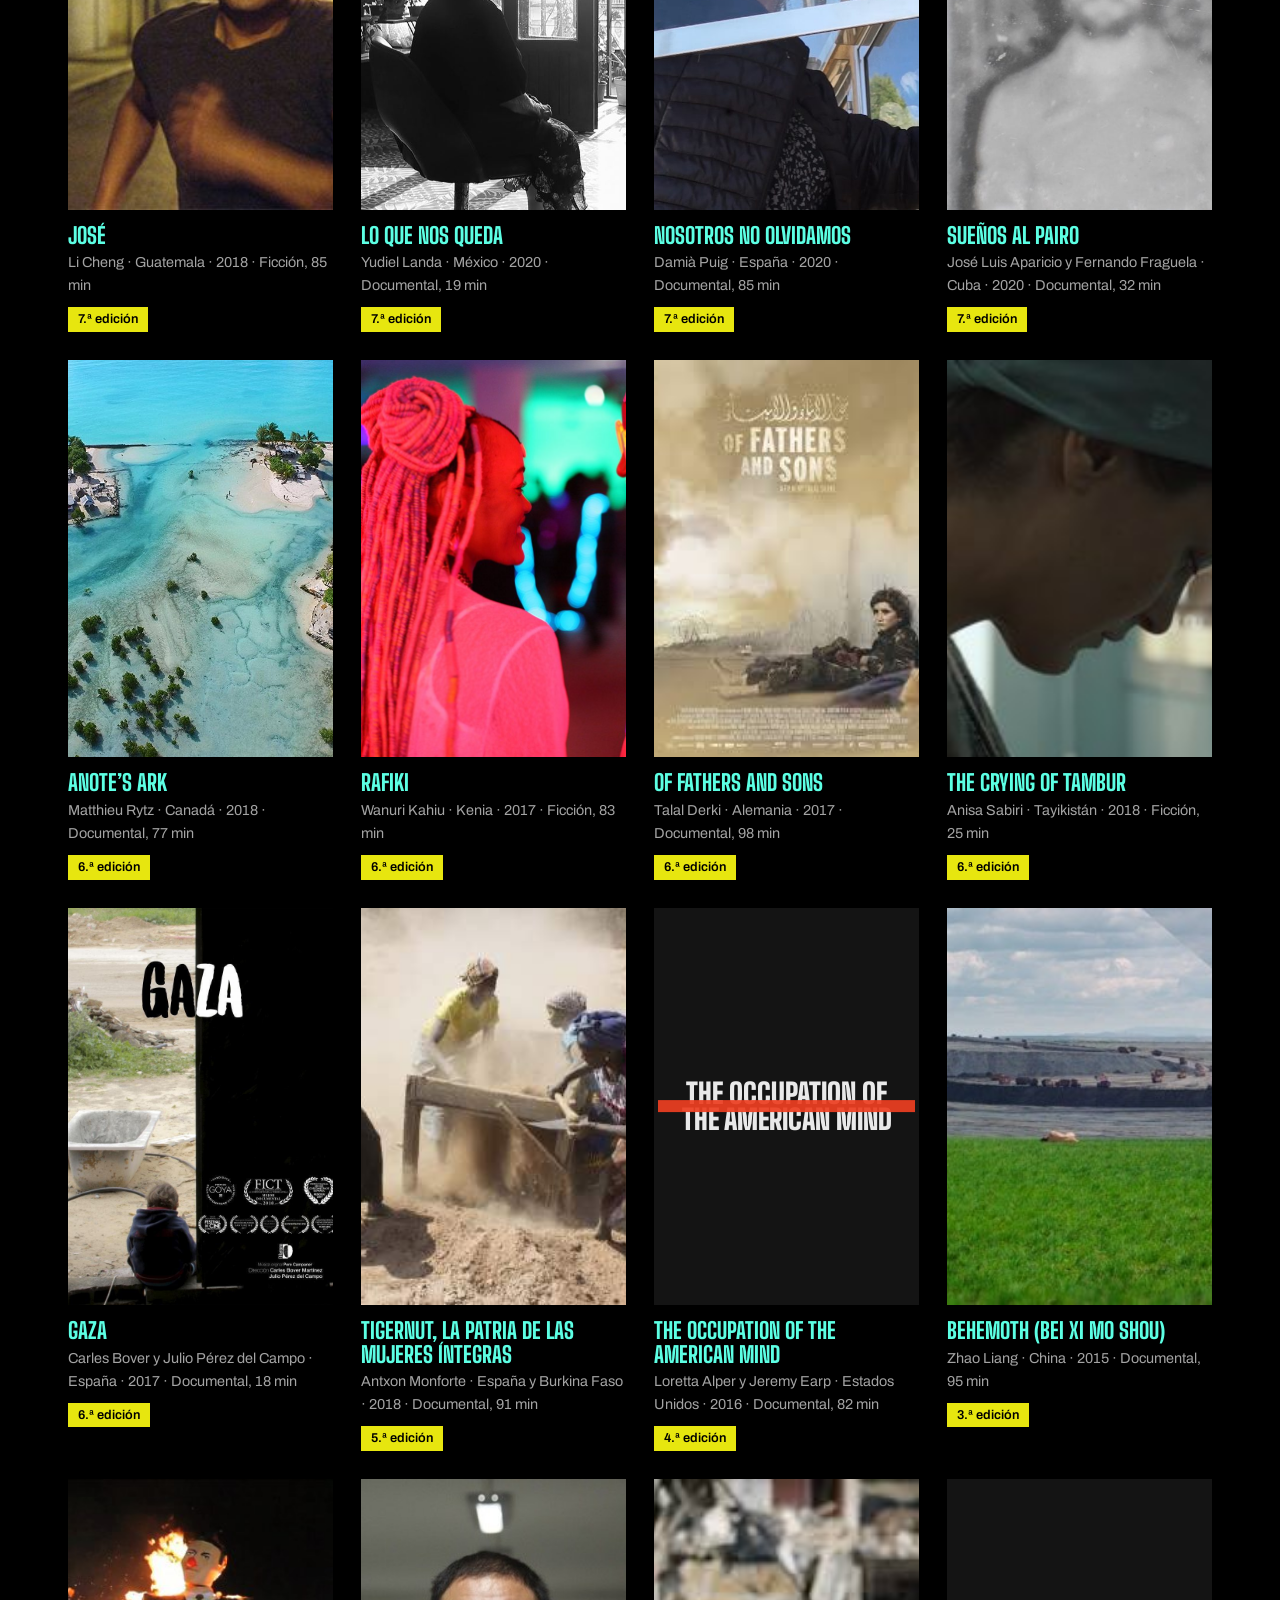
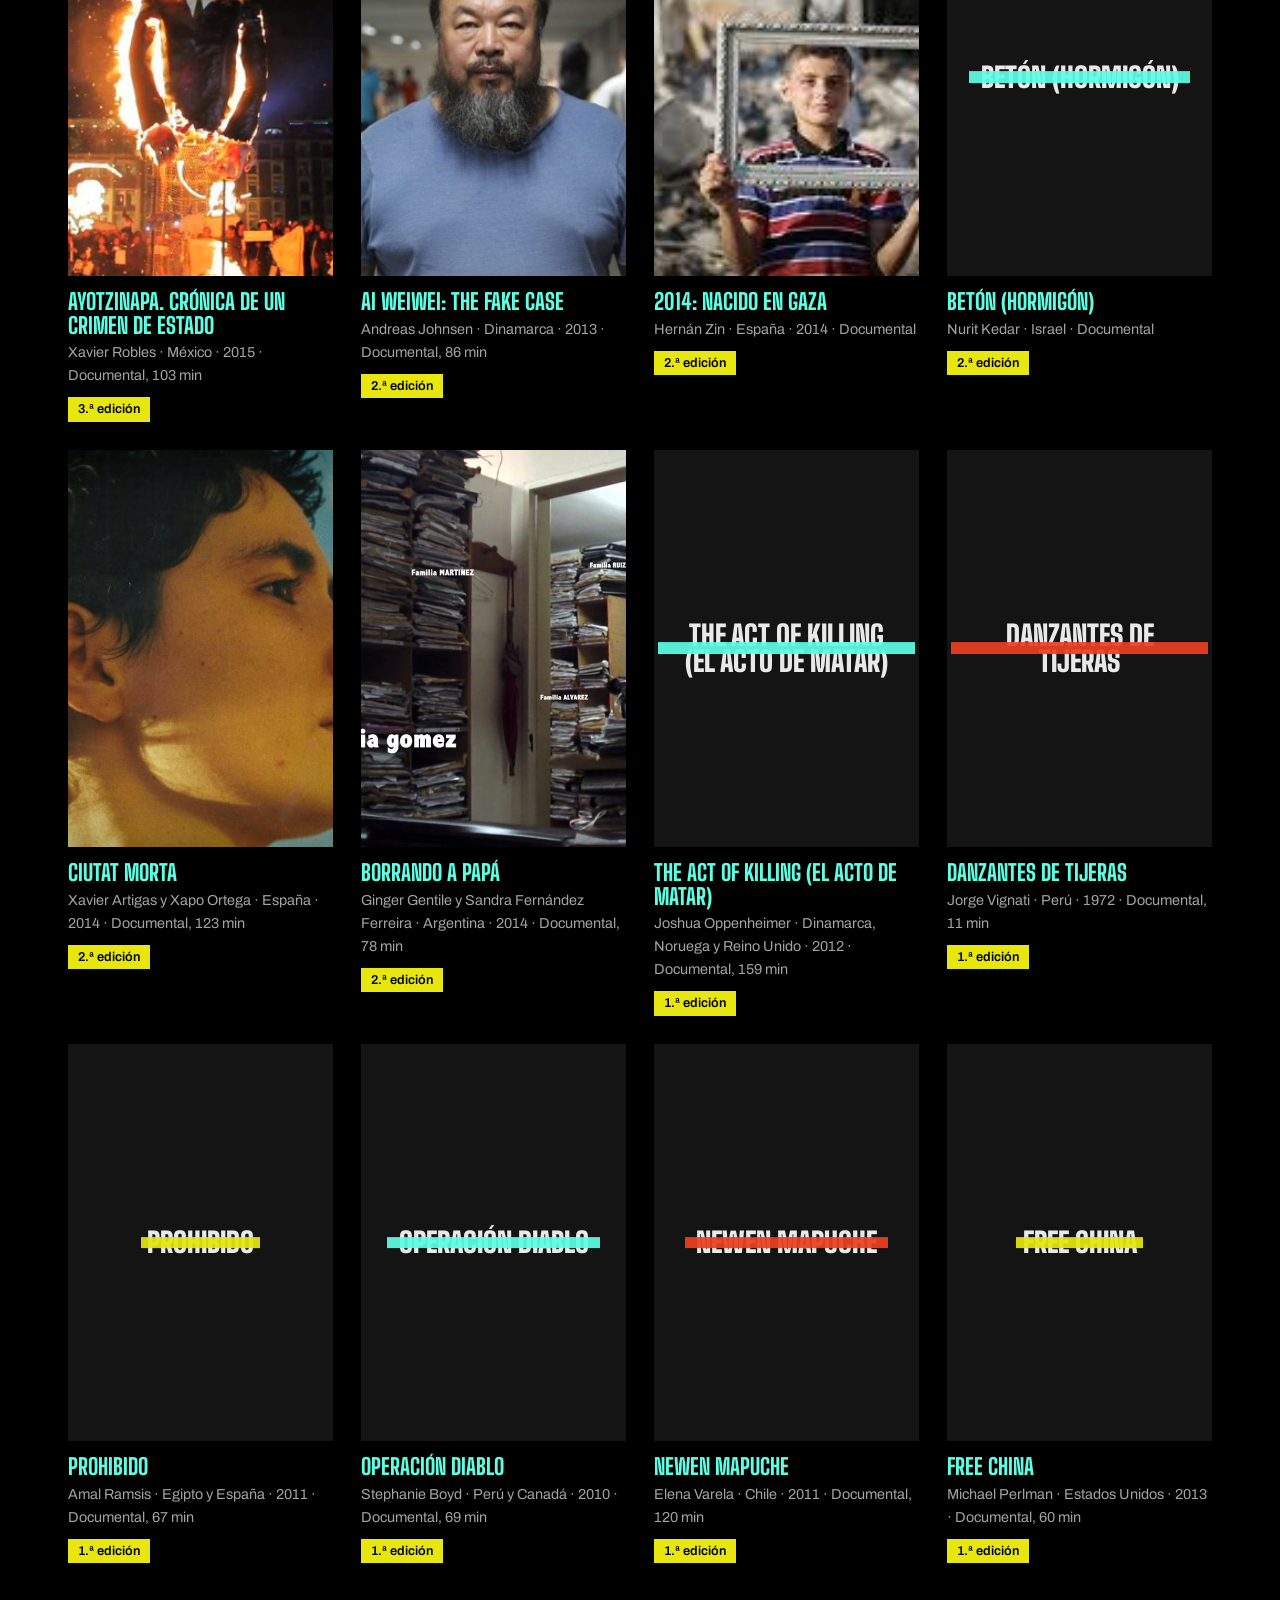
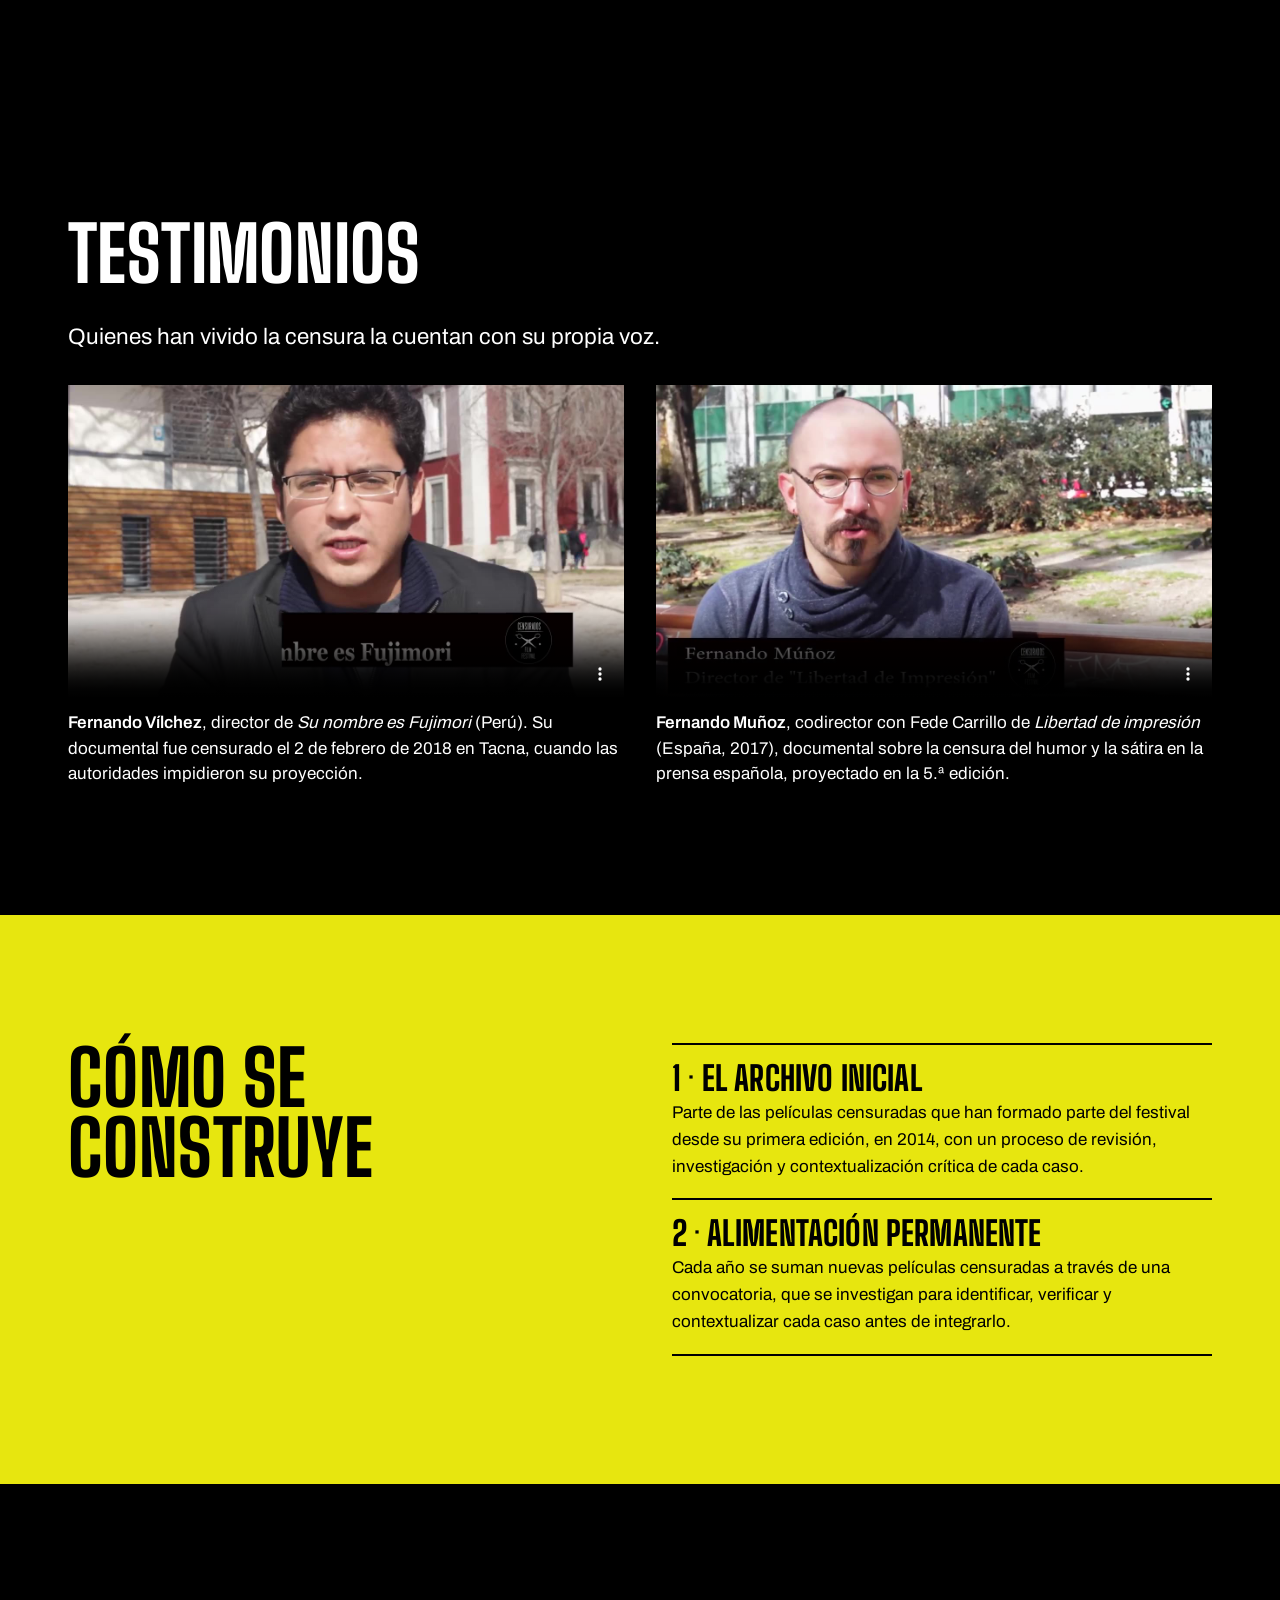
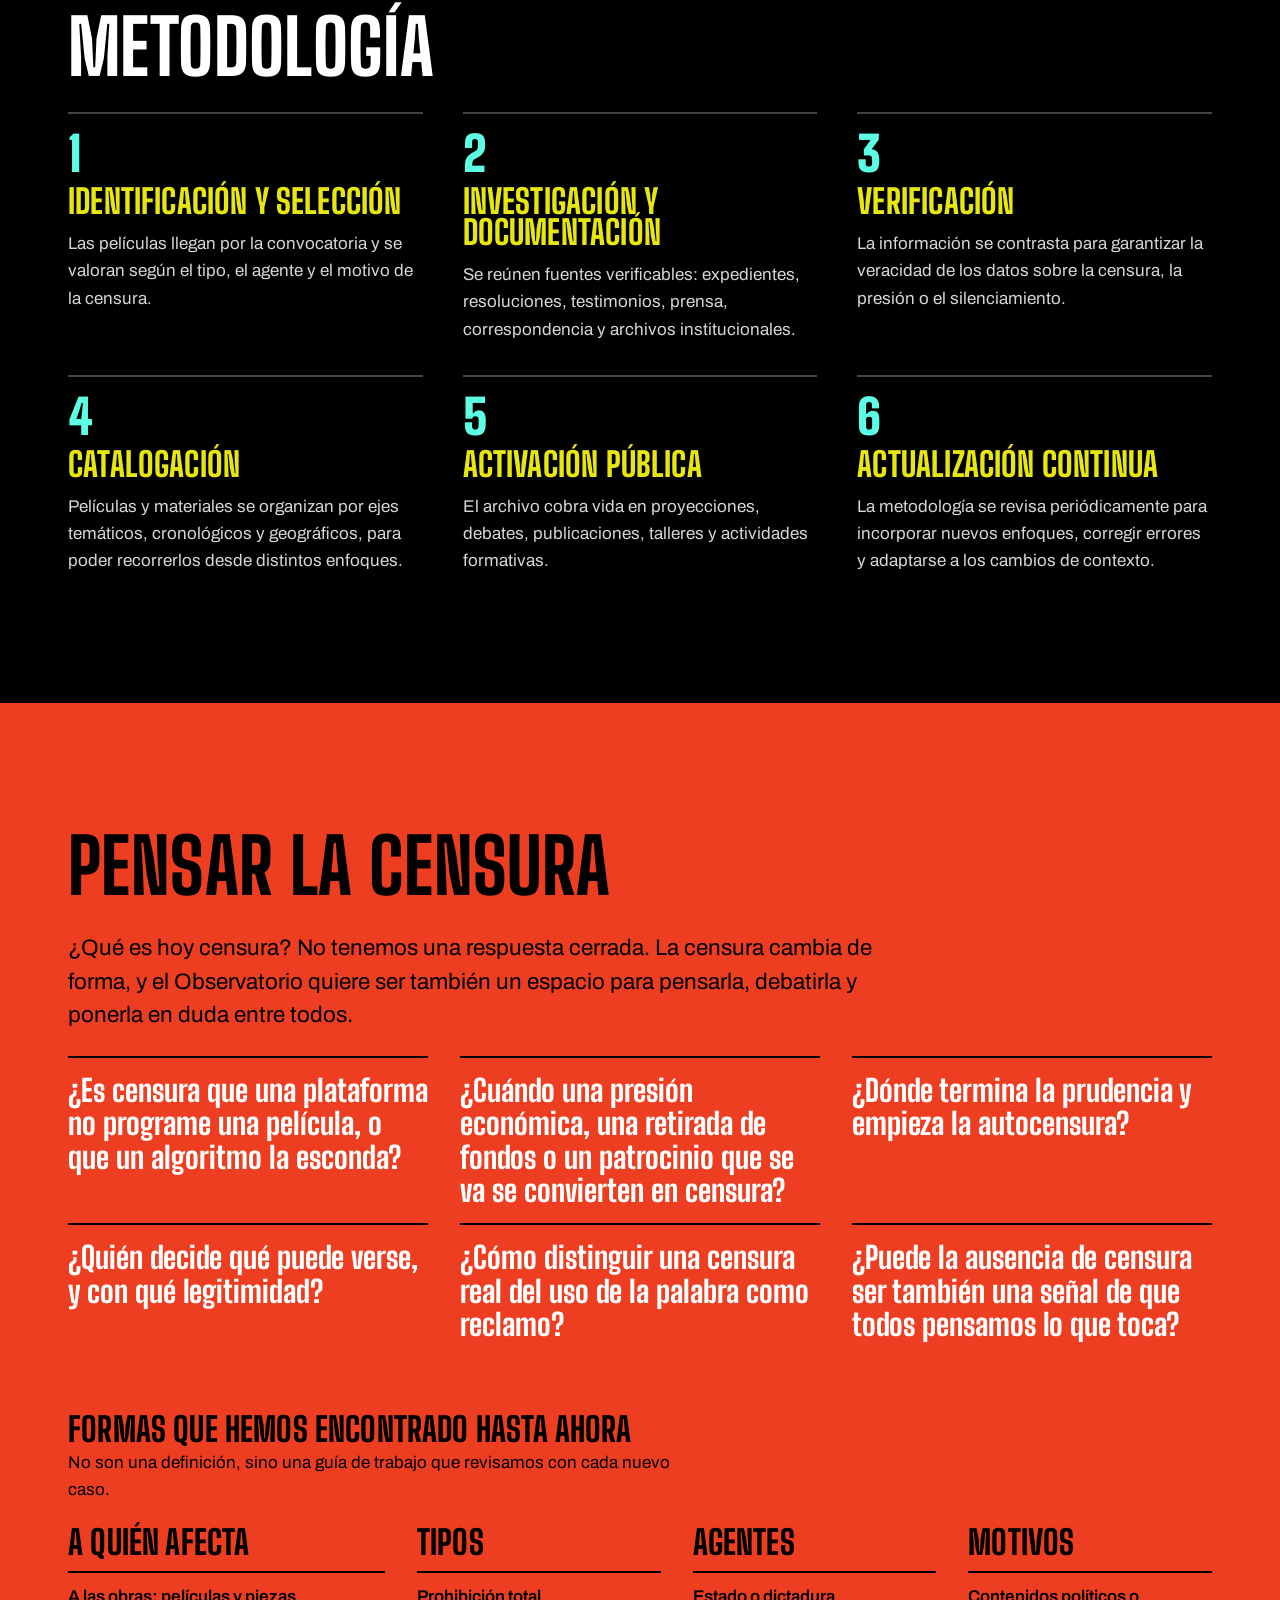
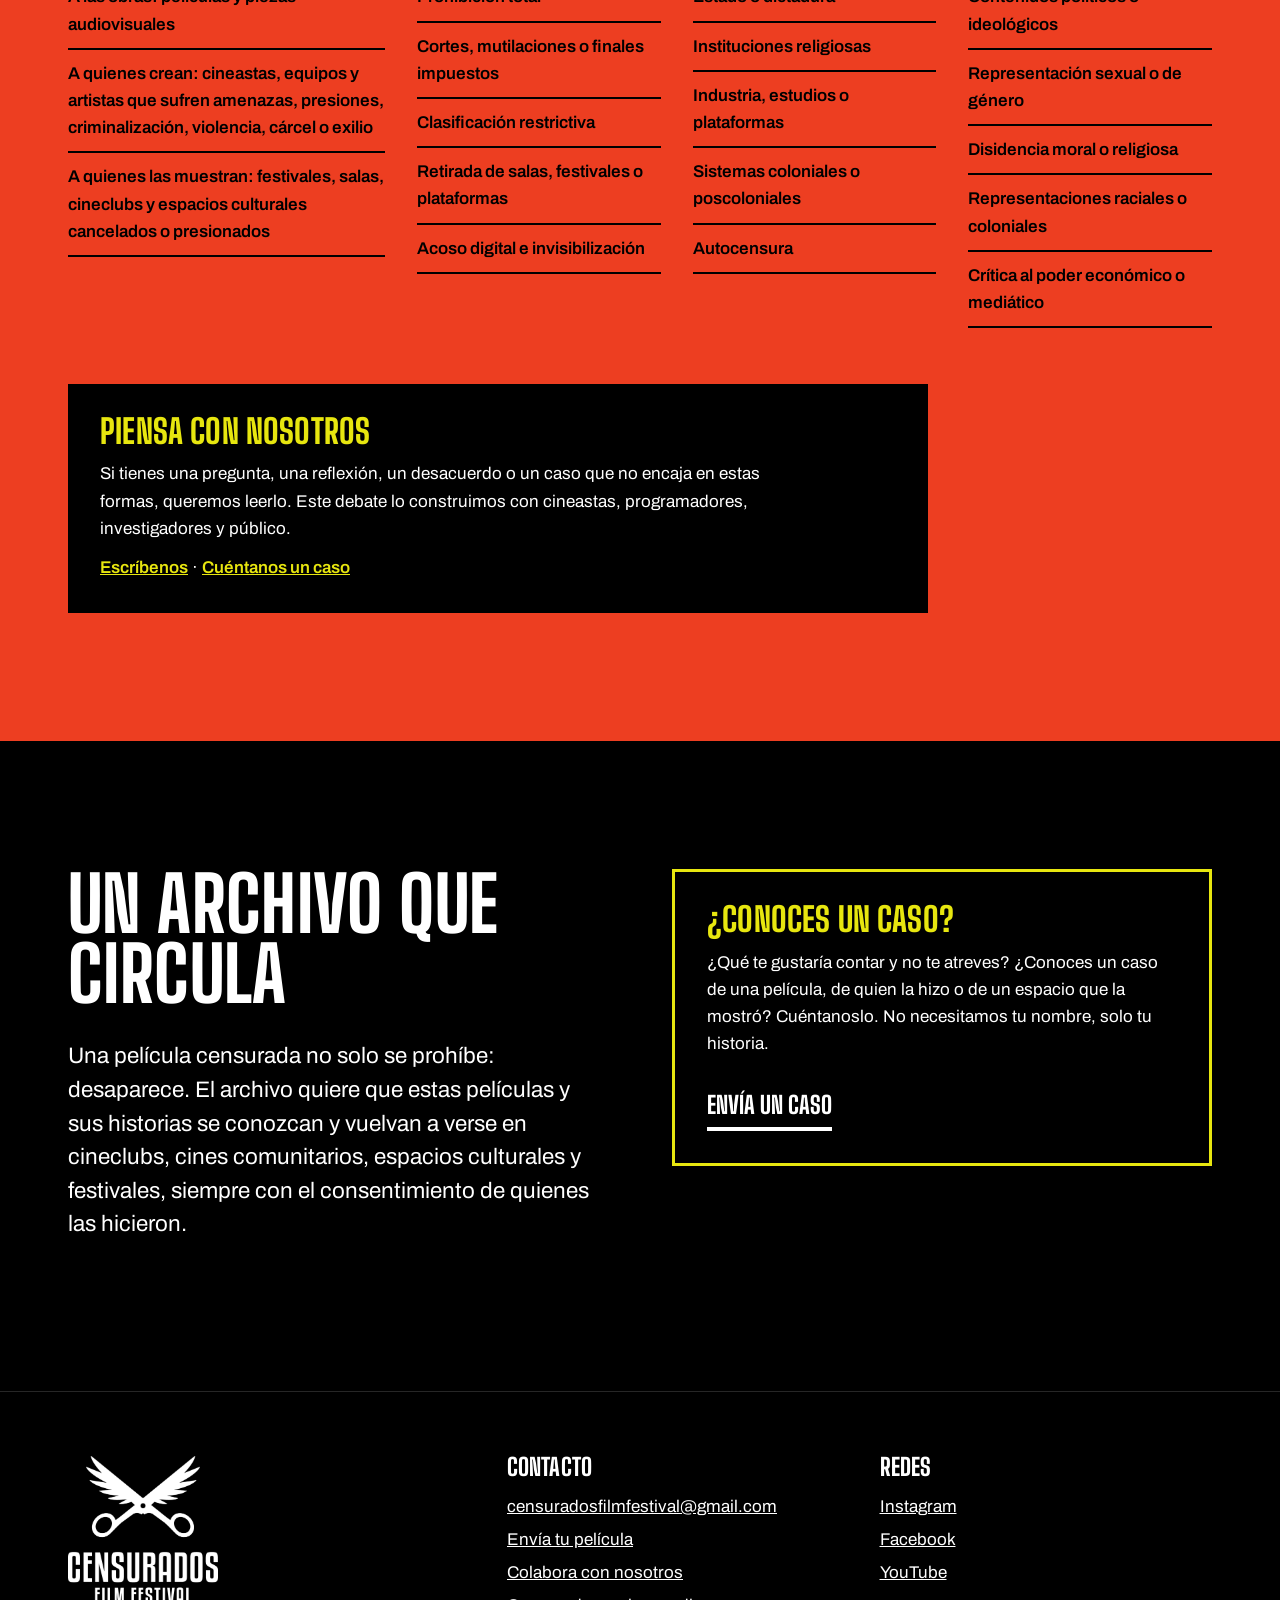
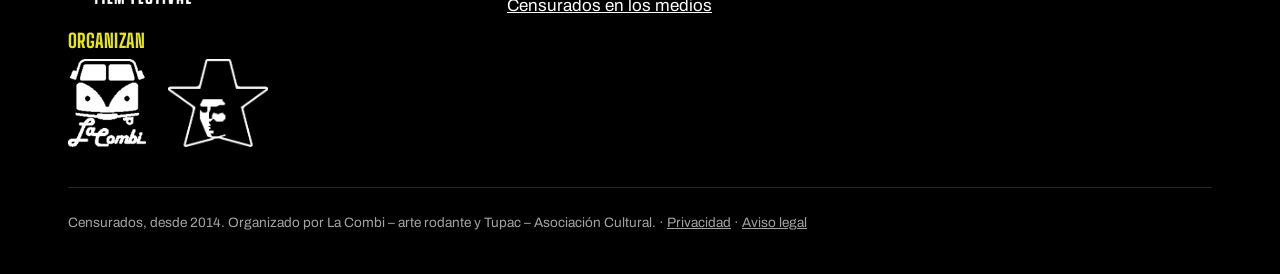
<file: observatorio.html>
<!doctype html>
<html lang="es">
<head>
<meta charset="utf-8">
<meta name="viewport" content="width=device-width, initial-scale=1">
<title>Observatorio de cine censurado · Censurados</title>
<meta name="description" content="Observatorio de cine censurado y su Archivo vivo: películas censuradas, amenazadas o silenciadas que han pasado por Censurados desde 2014, investigadas y contextualizadas.">
<meta property="og:title" content="Observatorio de cine censurado · Censurados">
<meta property="og:description" content="Películas censuradas, amenazadas o silenciadas que han pasado por Censurados desde 2014.">
<meta property="og:image" content="https://censuradosfilmfestival.com/img/fotos/jardin-tupac-noche.jpg">
<link rel="icon" href="img/icono.png">
<link rel="stylesheet" href="css/estilos.css?v=20261139">
</head>
<body>
<a class="saltar" href="#contenido">Ir al contenido</a>

<header class="cabecera">
  <div class="contenedor">
    <a class="marca" href="index.html"><img src="img/alas-blanco.png" alt="" width="46" height="33"><span>Censurados<small>Film Festival</small></span></a>
    <button class="boton-menu" aria-expanded="false" aria-controls="menu">Menú</button>
    <nav class="menu" id="menu" aria-label="Principal">
      <ul>
        <li><a href="conocenos.html">Conócenos</a></li>
        <li><a href="trayectoria.html">El festival</a></li>
        <li><a href="observatorio.html" aria-current="page">Observatorio</a></li>
        <li><a href="en-ruta.html">Off festival</a></li>
        <li><a href="convocatoria.html">Convocatoria</a></li>
        <li><a href="unete.html">Únete</a></li>
      </ul>
    </nav>
  </div>
</header>

<main id="contenido">
<section class="cabeza-pagina fondo-agua">
    <div class="contenedor">
      <div class="obs-cabeza solo">
      <div>
      <h1>Observatorio de cine censurado</h1>
      <p class="lema-obs">Lo que prohíben. Lo que no queremos ver. <span>Lo que callamos.</span></p>
      <p class="entradilla">Todo eso también es censura. El Observatorio recoge, investiga y denuncia los casos de censura, amenazas y presiones en el cine y el audiovisual de cualquier parte del mundo: los que sufren las películas, quienes las hacen y los espacios que las muestran.</p>
      </div>
      </div>
      <nav class="subnav subnav-oscura" aria-label="Secciones del observatorio">
        <a href="#archivo">Archivo vivo</a>
        <a href="#testimonios">Testimonios</a>
        <a href="#construccion">Cómo se construye</a>
        <a href="#metodologia">Metodología</a>
        <a href="#criterios">Pensar la censura</a>
        <a href="#actualidad">Envía un caso</a>
      </nav>
    </div>
  </section>

  <section class="bloque fondo-negro">
    <div class="contenedor dos-columnas">
      <ul class="verbos-obs">
        <li><strong>Observa.</strong> Vigila los casos de censura, amenazas y presiones allí donde ocurren.</li>
        <li><strong>Defiende.</strong> Investiga y verifica cada caso, para proteger a quienes de verdad la sufren.</li>
        <li><strong>Da a conocer.</strong> Los hace visibles, para que estas películas se conozcan y vuelvan a ser libres.</li>
      </ul>
      <div>
        <p class="entradilla">Si alguien no quiere que las veamos, algo tendrán que decir.</p>
        <p>Concebido como un proceso abierto y revisable, el Observatorio reúne en su Archivo vivo obras cuya persecución está documentada de forma verificable, ya sea durante su investigación, producción, realización, exhibición o distribución. Y no es solo un registro: investiga, conecta y reactiva esos conflictos a través de proyecciones, debates, textos y talleres.</p>
      </div>
    </div>
  </section>

  <section class="bloque fondo-negro sin-arriba" id="archivo">
    <div class="contenedor">
      <h2>Archivo vivo de cine censurado</h2>
      <p class="entradilla">Un archivo que busca reunir todos estos casos. En su primera fase lo forman las películas censuradas que han pasado por Censurados desde 2014, ordenadas por el año de la edición: cada una con su caso, para conocerla y compartirla. Y crece con cada nueva investigación.</p>
      <div class="buscador" role="search">
        <label class="busca-texto"><span>Buscar</span><input type="search" id="busca" placeholder="Título, país, director, tema…" autocomplete="off"></label>
        <label><span>Año</span><select id="filtro-anio"><option value="">Todos</option><option value="2024">2024</option><option value="2023">2023</option><option value="2022">2022</option><option value="2021">2021</option><option value="2020">2020</option><option value="2018">2018</option><option value="2017">2017</option><option value="2016">2016</option><option value="2015">2015</option><option value="2014">2014</option><option value="2013">2013</option><option value="2012">2012</option><option value="2011">2011</option><option value="2010">2010</option><option value="1972">1972</option></select></label>
        <label><span>País</span><select id="filtro-pais"><option value="">Todos</option><option value="Alemania">Alemania</option><option value="Argentina">Argentina</option><option value="Australia">Australia</option><option value="Bélgica">Bélgica</option><option value="Birmania">Birmania</option><option value="Brasil">Brasil</option><option value="Burkina Faso">Burkina Faso</option><option value="Canadá">Canadá</option><option value="Chile">Chile</option><option value="China">China</option><option value="Colombia">Colombia</option><option value="Costa Rica">Costa Rica</option><option value="Cuba">Cuba</option><option value="Dinamarca">Dinamarca</option><option value="Egipto">Egipto</option><option value="España">España</option><option value="Estados Unidos">Estados Unidos</option><option value="Finlandia">Finlandia</option><option value="Francia">Francia</option><option value="Guatemala">Guatemala</option><option value="Hong Kong">Hong Kong</option><option value="India">India</option><option value="Irán">Irán</option><option value="Israel">Israel</option><option value="Italia">Italia</option><option value="Kenia">Kenia</option><option value="Malasia">Malasia</option><option value="Marruecos">Marruecos</option><option value="México">México</option><option value="Nicaragua">Nicaragua</option><option value="Noruega">Noruega</option><option value="Países Bajos">Países Bajos</option><option value="Perú">Perú</option><option value="Polonia">Polonia</option><option value="Reino Unido">Reino Unido</option><option value="Sudán">Sudán</option><option value="Suiza">Suiza</option><option value="Tayikistán">Tayikistán</option><option value="Turquía">Turquía</option></select></label>
        <p class="pequeno" id="contador" aria-live="polite"></p>
      </div>
      <ul class="archivo-grid">
        <li class="ficha-archivo" id="this-jungo-life" data-ed="2025" data-anio="2024" data-pais="Australia, Marruecos y Sudán" data-texto="this jungo life david fedele · australia, marruecos y sudán · 2024 · documental, 78 min 11.ª edición “this jungo life&quot; nos sumerge en las vidas ocultas de jóvenes refugiados y solicitantes de asilo de sudán y sudán del sur que viven y duermen en las calles de marruecos, obligados a huir de la violencia y la inestabilidad en libia, y sin poder regresar a sus hogares debido a la guerra y el conflicto en curso. producida en colaboración con los propios refugiados y filmada íntegramente con teléfonos móviles, esta película ofrece un acceso único e íntimo, proporcionando una visión cruda y sin filtros del espíritu humano y del impulso innato de supervivencia, mientras luchan por una vida mejor para ellos y para las familias que dejaron atrás. el caso dada la imposibilidad de conseguir un permiso de rodaje del centro cinematográfico marroquí (ccm) para grabar un documental sobre refugiados en marruecos, y tras experiencias previas filmando con cámaras profesionales que habían llevado a su director, david fedele, a ser retenido y amenazado por las autoridades marroquíes, este decidió hacer la película con un teléfono móvil, minimizando así tanto su exposición como la de los refugiados y solicitantes de asilo sudaneses a los que estaba filmando. eso no impidió que un policía de civil le grabara mientras realizaba su trabajo, y aunque fedele logró escapar para que no le detuvieran, no pudo acercarse al área en la que viven los protagonistas del documental por alrededor de ocho semanas, tiempo durante el cual estos fueron maltratados e interrogados por las autoridades, que querían saber quién era y qué hacía la persona a la que habían visto grabando. dos meses después fedele continuó con su labor, pero por un tema de seguridad solo a primera hora del día o después del anochecer. sin contar con el permiso de grabación, el documental tampoco puede acceder a la “visa” necesaria para que pueda proyectarse legalmente en marruecos. en territorio marroquí hay alrededor de 2 mil demandantes de asilo que huyen del conflicto en sudán. marruecos no tramita sus peticiones de asilo, ni les ofrece refugio ni asistencia temporal, por lo que quedan bloqueados en este país del norte de áfrica, donde viven en las calles sujetos al racismo y la represión policial.">
          <button type="button" class="abrir-caso" aria-haspopup="dialog">
            <figure aria-hidden="true" class="pel-foto"><img src="img/archivo/this-jungo-life.jpg" alt="" loading="lazy" style="object-position:72% 50%"></figure>
            <span class="fa-titulo">This Jungo Life</span>
            <span class="fa-ficha">David Fedele · Australia, Marruecos y Sudán · 2024 · Documental, 78 min</span>
            <span class="fa-ed">11.ª edición</span>
          </button>
          <div class="caso" hidden>
            <h3>This Jungo Life</h3><p class="ficha">David Fedele · Australia, Marruecos y Sudán · 2024 · Documental, 78 min</p><a class="ed" href="trayectoria.html#e11">11.ª edición</a>
            <p>“This Jungo Life&quot; nos sumerge en las vidas ocultas de jóvenes refugiados y solicitantes de asilo de Sudán y Sudán del Sur que viven y duermen en las calles de Marruecos, obligados a huir de la violencia y la inestabilidad en Libia, y sin poder regresar a sus hogares debido a la guerra y el conflicto en curso.</p><p>Producida en colaboración con los propios refugiados y filmada íntegramente con teléfonos móviles, esta película ofrece un acceso único e íntimo, proporcionando una visión cruda y sin filtros del espíritu humano y del impulso innato de supervivencia, mientras luchan por una vida mejor para ellos y para las familias que dejaron atrás.</p>
<div class="historia"><p class="historia-titulo">El caso</p><p>Dada la imposibilidad de conseguir un permiso de rodaje del Centro Cinematográfico Marroquí (CCM) para grabar un documental sobre refugiados en Marruecos, y tras experiencias previas filmando con cámaras profesionales que habían llevado a su director, David Fedele, a ser retenido y amenazado por las autoridades marroquíes, este decidió hacer la película con un teléfono móvil, minimizando así tanto su exposición como la de los refugiados y solicitantes de asilo sudaneses a los que estaba filmando.</p><p>Eso no impidió que un policía de civil le grabara mientras realizaba su trabajo, y aunque Fedele logró escapar para que no le detuvieran, no pudo acercarse al área en la que viven los protagonistas del documental por alrededor de ocho semanas, tiempo durante el cual estos fueron maltratados e interrogados por las autoridades, que querían saber quién era y qué hacía la persona a la que habían visto grabando. Dos meses después Fedele continuó con su labor, pero por un tema de seguridad solo a primera hora del día o después del anochecer. Sin contar con el permiso de grabación, el documental tampoco puede acceder a la “visa” necesaria para que pueda proyectarse legalmente en Marruecos.</p><p>En territorio marroquí hay alrededor de 2 mil demandantes de asilo que huyen del conflicto en Sudán. Marruecos no tramita sus peticiones de asilo, ni les ofrece refugio ni asistencia temporal, por lo que quedan bloqueados en este país del norte de África, donde viven en las calles sujetos al racismo y la represión policial.</p></div>
<div class="compartir" data-titulo="This Jungo Life — Archivo vivo de cine censurado" data-url="https://censuradosfilmfestival.com/observatorio.html#this-jungo-life">
<span class="pequeno">Compartir:</span>
<a href="https://wa.me/?text=This%20Jungo%20Life%20%E2%80%94%20Archivo%20vivo%20de%20cine%20censurado%20https%3A//censuradosfilmfestival.com/observatorio.html%23this-jungo-life" rel="noopener" target="_blank">WhatsApp</a>
<a href="https://www.facebook.com/sharer/sharer.php?u=https%3A//censuradosfilmfestival.com/observatorio.html%23this-jungo-life" rel="noopener" target="_blank">Facebook</a>
<a href="https://twitter.com/intent/tweet?text=This%20Jungo%20Life%20%E2%80%94%20Archivo%20vivo%20de%20cine%20censurado&amp;url=https%3A//censuradosfilmfestival.com/observatorio.html%23this-jungo-life" rel="noopener" target="_blank">X</a>
<button class="copiar" type="button">Copiar enlace</button>
</div>
          </div>
        </li>
        <li class="ficha-archivo" id="ouvidor" data-ed="2025" data-anio="2023" data-pais="Brasil" data-texto="ouvidor matías borgström · brasil · 2023 · documental, 74 min 11.ª edición en ouvidor, la okupa artística más grande de latinoamérica, 120 artistas de diversos países coexisten en una vibrante microsociedad en são paulo. mientras resisten a las constantes amenazas de desalojo por parte de un gobierno con tendencias fascistas en brasil, las tensiones internas se intensifican debido al patrocinio de red bull a su bienal de arte. el caso a pesar de contar con la aprobación de un fondo público municipal que viabilizarían la postproducción finalización y distribución de esta película, filmada a pulmón - la mayor parte del tiempo - por un equipo de dos personas, el proyecto fue censurado durante dos años consecutivos - 2022 y 2023 - por la propia alcaldía de são paulo. el burgomaestre ricardo nunes, aliado de jair bolsonaro, que era quien debía firmar el contrato para liberar dicho presupuesto, esperó en ambas ocasiones hasta el 23 de diciembre para decir a sus beneficiarios que tenía algunas dudas sobre el proyecto y que, por lo tanto, no podía rubricar el documento. con el cambio de año, entonces, el fondo dejaba de ser válido. a pesar de los inconvenientes, matías borgström, director del documental, decidió solicitar una tercera vez dinero público para terminar el proyecto, pero esta vez al estado de sao paulo, gobernado por francisco freitas, también aliado de bolsonaro, y ante el temor de que actuara de una forma similar a nunes lo hizo siguiendo una nueva estrategia: describieron el ouvidor 63 como un centro cultural independiente en lugar de presentarlo como una okupa artística y de vivienda que da uso a un edificio obsoleto del gobierno estatal. el edificio ouvidor, protagonista de la película, fue construido para ser la sede de la secretaría de cultura, pero se encuentra abandonado desde los años 80. el documental acompaña el día a día de los artistas que viven y crean en el ouvidor, la mayor okupa artística de latinoamérica, y la lucha de los residentes latinos para asegurar su vivienda y su centro cultural. actualmente, la comunidad enfrenta una amenaza inminente de desalojo, quizás el enfrentamiento más significativo que han tenido con el gobierno en casi 10 años de resistencia.">
          <button type="button" class="abrir-caso" aria-haspopup="dialog">
            <figure aria-hidden="true" class="pel-foto"><img src="img/archivo/ouvidor.jpg" alt="" loading="lazy" style="object-position:45% 50%"></figure>
            <span class="fa-titulo">Ouvidor</span>
            <span class="fa-ficha">Matías Borgström · Brasil · 2023 · Documental, 74 min</span>
            <span class="fa-ed">11.ª edición</span>
          </button>
          <div class="caso" hidden>
            <h3>Ouvidor</h3><p class="ficha">Matías Borgström · Brasil · 2023 · Documental, 74 min</p><a class="ed" href="trayectoria.html#e11">11.ª edición</a>
            <p>En Ouvidor, la okupa artística más grande de Latinoamérica, 120 artistas de diversos países coexisten en una vibrante microsociedad en São Paulo. Mientras resisten a las constantes amenazas de desalojo por parte de un gobierno con tendencias fascistas en Brasil, las tensiones internas se intensifican debido al patrocinio de Red Bull a su Bienal de Arte.</p>
<div class="historia"><p class="historia-titulo">El caso</p><p>A pesar de contar con la aprobación de un fondo público municipal que viabilizarían la postproducción finalización y distribución de esta película, filmada a pulmón - la mayor parte del tiempo - por un equipo de dos personas, el proyecto fue censurado durante dos años consecutivos - 2022 y 2023 - por la propia alcaldía de São Paulo.</p><p>El burgomaestre Ricardo Nunes, aliado de Jair Bolsonaro, que era quien debía firmar el contrato para liberar dicho presupuesto, esperó en ambas ocasiones hasta el 23 de diciembre para decir a sus beneficiarios que tenía algunas dudas sobre el proyecto y que, por lo tanto, no podía rubricar el documento. Con el cambio de año, entonces, el fondo dejaba de ser válido.</p><p>A pesar de los inconvenientes, Matías Borgström, director del documental, decidió solicitar una tercera vez dinero público para terminar el proyecto, pero esta vez al Estado de Sao Paulo, gobernado por Francisco Freitas, también aliado de Bolsonaro, y ante el temor de que actuara de una forma similar a Nunes lo hizo siguiendo una nueva estrategia: describieron el Ouvidor 63 como un centro cultural independiente en lugar de presentarlo como una okupa artística y de vivienda que da uso a un edificio obsoleto del gobierno estatal. El edificio Ouvidor, protagonista de la película, fue construido para ser la sede de la Secretaría de Cultura, pero se encuentra abandonado desde los años 80.</p><p>El documental acompaña el día a día de los artistas que viven y crean en el Ouvidor, la mayor okupa artística de Latinoamérica, y la lucha de los residentes latinos para asegurar su vivienda y su centro cultural. Actualmente, la comunidad enfrenta una amenaza inminente de desalojo, quizás el enfrentamiento más significativo que han tenido con el gobierno en casi 10 años de resistencia.</p></div>
<div class="compartir" data-titulo="Ouvidor — Archivo vivo de cine censurado" data-url="https://censuradosfilmfestival.com/observatorio.html#ouvidor">
<span class="pequeno">Compartir:</span>
<a href="https://wa.me/?text=Ouvidor%20%E2%80%94%20Archivo%20vivo%20de%20cine%20censurado%20https%3A//censuradosfilmfestival.com/observatorio.html%23ouvidor" rel="noopener" target="_blank">WhatsApp</a>
<a href="https://www.facebook.com/sharer/sharer.php?u=https%3A//censuradosfilmfestival.com/observatorio.html%23ouvidor" rel="noopener" target="_blank">Facebook</a>
<a href="https://twitter.com/intent/tweet?text=Ouvidor%20%E2%80%94%20Archivo%20vivo%20de%20cine%20censurado&amp;url=https%3A//censuradosfilmfestival.com/observatorio.html%23ouvidor" rel="noopener" target="_blank">X</a>
<button class="copiar" type="button">Copiar enlace</button>
</div>
          </div>
        </li>
        <li class="ficha-archivo" id="el-filo-de-las-tijeras" data-ed="2025" data-anio="2023" data-pais="Argentina" data-texto="el filo de las tijeras david marcial · argentina · 2023 · documental, 70 min 11.ª edición al modo de una aplicación de citas, un hombre construye una bitácora de su deseo. una peluquería del conurbano, el cruising y una trieja convergen en un relato que fluctúa entre la animación, el documental y la autoficción. el caso por su temática lgtbiq+, “el filo de las tijeras” es uno de los documentales afectados por el código de censura no formal impuesto desde el gobierno de argentina, que también incluye “las películas que hablen sobre la dictadura, la defensa del gobierno anterior y aquellas en las que aparezca lali espósito”, tal y como denunció públicamente el director de cine argentino goyo anchou. por motivos de seguridad los detalles de dicha censura se mantendrán en privado.">
          <button type="button" class="abrir-caso" aria-haspopup="dialog">
            <figure aria-hidden="true" class="pel-foto"><img src="img/archivo/el-filo-de-las-tijeras.jpg" alt="" loading="lazy" style="object-position:45% 50%"></figure>
            <span class="fa-titulo">El filo de las tijeras</span>
            <span class="fa-ficha">David Marcial · Argentina · 2023 · Documental, 70 min</span>
            <span class="fa-ed">11.ª edición</span>
          </button>
          <div class="caso" hidden>
            <h3>El filo de las tijeras</h3><p class="ficha">David Marcial · Argentina · 2023 · Documental, 70 min</p><a class="ed" href="trayectoria.html#e11">11.ª edición</a>
            <p>Al modo de una aplicación de citas, un hombre construye una bitácora de su deseo. Una peluquería del conurbano, el cruising y una trieja convergen en un relato que fluctúa entre la animación, el documental y la autoficción.</p>
<div class="historia"><p class="historia-titulo">El caso</p><p>Por su temática LGTBIQ+, “El filo de las tijeras” es uno de los documentales afectados por el código de censura no formal impuesto desde el gobierno de Argentina, que también incluye “las películas que hablen sobre la dictadura, la defensa del gobierno anterior y aquellas en las que aparezca Lali Espósito”, tal y como denunció públicamente el director de cine argentino Goyo Anchou. Por motivos de seguridad los detalles de dicha censura se mantendrán en privado.</p></div>
<div class="compartir" data-titulo="El filo de las tijeras — Archivo vivo de cine censurado" data-url="https://censuradosfilmfestival.com/observatorio.html#el-filo-de-las-tijeras">
<span class="pequeno">Compartir:</span>
<a href="https://wa.me/?text=El%20filo%20de%20las%20tijeras%20%E2%80%94%20Archivo%20vivo%20de%20cine%20censurado%20https%3A//censuradosfilmfestival.com/observatorio.html%23el-filo-de-las-tijeras" rel="noopener" target="_blank">WhatsApp</a>
<a href="https://www.facebook.com/sharer/sharer.php?u=https%3A//censuradosfilmfestival.com/observatorio.html%23el-filo-de-las-tijeras" rel="noopener" target="_blank">Facebook</a>
<a href="https://twitter.com/intent/tweet?text=El%20filo%20de%20las%20tijeras%20%E2%80%94%20Archivo%20vivo%20de%20cine%20censurado&amp;url=https%3A//censuradosfilmfestival.com/observatorio.html%23el-filo-de-las-tijeras" rel="noopener" target="_blank">X</a>
<button class="copiar" type="button">Copiar enlace</button>
</div>
          </div>
        </li>
        <li class="ficha-archivo" id="she-is-in-jail" data-ed="2025" data-anio="2024" data-pais="Hong Kong" data-texto="she is in jail dirección desconocida · hong kong · 2024 · documental, 104 min 11.ª edición chow hang tung es una abogada de hong kong, activista del movimiento obrero y democrático y defensora de los derechos humanos. desde 2021, chow ha sido detenida en repetidas ocasiones debido a su liderazgo en la alianza de hong kong en apoyo a los movimientos patrióticos de china, y a su papel como organizadora de las vigilias anuales con velas que cada 4 de junio se celebran por quienes alzaron la voz por la libertad y a quienes perdieron la vida durante la represión de tiananmén de 1989 contra los manifestantes prodemocráticos, consideradas un símbolo de las aspiraciones democráticas de la antigua colonia británica y de su deseo de preservar un modo de vida diferente al de la china continental. chow lleva más de mil días detenida por cargos relacionados con la “incitación a la subversión” y por suponer “una amenaza a la seguridad nacional”, y puede enfrentarse a un cargo adicional que conlleva hasta 10 años según la ley de seguridad nacional de hong kong. el caso chow han tung fue detenida en septiembre de 2021 y hasta la fecha se encuentra en prisión preventiva por un cargo de «conspiración para subvertir el estado (de la república popular china)». su juicio comenzará en mayo de 2025. la película se filmó entre 2022 y 2023 en el máximo secreto, dada la situación política extremadamente opresiva que se vive en hong kong desde 2020. desde su estreno mundial en marzo de 2024, la película se ha proyectado en más de 20 ciudades de norteamérica, sudeste asiático y europa, pero en el territorio autónomo se limitó a unas pocas proyecciones privadas a las que sólo se podía acceder por invitación. el equipo de producción, en su mayoría hongkoneses, ha mantenido su identidad oculta por razones de seguridad. mientras tanto, los medios de comunicación locales, incluidos los periódicos de hong kong, la radio y la televisión, facebook y otros, han sido objeto de escrutinio por parte de la policía de seguridad de hong kong para evitar que proporcionarán información sobre la sra. chow y muchos otros activistas políticos y de derechos humanos (estén estos en prisión o no). y siguen produciéndose detenciones cada vez que se informa sobre estos activistas o se publican sus escritos. «she is in jail» será prohibida de inmediato si se hace pública, y el equipo de producción y quienes participen en las proyecciones pueden ser detenidos.">
          <button type="button" class="abrir-caso" aria-haspopup="dialog">
            <figure aria-hidden="true" class="pel-foto"><img src="img/archivo/she-is-in-jail.jpg" alt="" loading="lazy" style="object-position:62% 50%"></figure>
            <span class="fa-titulo">She Is in Jail</span>
            <span class="fa-ficha">Dirección desconocida · Hong Kong · 2024 · Documental, 104 min</span>
            <span class="fa-ed">11.ª edición</span>
          </button>
          <div class="caso" hidden>
            <h3>She Is in Jail</h3><p class="ficha">Dirección desconocida · Hong Kong · 2024 · Documental, 104 min</p><a class="ed" href="trayectoria.html#e11">11.ª edición</a>
            <p>Chow Hang Tung es una abogada de Hong Kong, activista del movimiento obrero y democrático y defensora de los derechos humanos. Desde 2021, Chow ha sido detenida en repetidas ocasiones debido a su liderazgo en la Alianza de Hong Kong en apoyo a los Movimientos Patrióticos de China, y a su papel como organizadora de las vigilias anuales con velas que cada 4 de junio se celebran por quienes alzaron la voz por la libertad y a quienes perdieron la vida durante la represión de Tiananmén de 1989 contra los manifestantes prodemocráticos, consideradas un símbolo de las aspiraciones democráticas de la antigua colonia británica y de su deseo de preservar un modo de vida diferente al de la China continental. Chow lleva más de mil días detenida por cargos relacionados con la “incitación a la subversión” y por suponer “una amenaza a la seguridad nacional”, y puede enfrentarse a un cargo adicional que conlleva hasta 10 años según la Ley de Seguridad Nacional de Hong Kong.</p>
<div class="historia"><p class="historia-titulo">El caso</p><p>Chow Han Tung fue detenida en septiembre de 2021 y hasta la fecha se encuentra en prisión preventiva por un cargo de «Conspiración para subvertir el Estado (de la República Popular China)». Su juicio comenzará en mayo de 2025. La película se filmó entre 2022 y 2023 en el máximo secreto, dada la situación política extremadamente opresiva que se vive en Hong Kong desde 2020. Desde su estreno mundial en marzo de 2024, la película se ha proyectado en más de 20 ciudades de Norteamérica, Sudeste Asiático y Europa, pero en el territorio autónomo se limitó a unas pocas proyecciones privadas a las que sólo se podía acceder por invitación. El equipo de producción, en su mayoría hongkoneses, ha mantenido su identidad oculta por razones de seguridad. Mientras tanto, los medios de comunicación locales, incluidos los periódicos de Hong Kong, la radio y la televisión, Facebook y otros, han sido objeto de escrutinio por parte de la policía de seguridad de Hong Kong para evitar que proporcionarán información sobre la Sra. Chow y muchos otros activistas políticos y de derechos humanos (estén estos en prisión o no). Y siguen produciéndose detenciones cada vez que se informa sobre estos activistas o se publican sus escritos. «She is in Jail» será prohibida de inmediato si se hace pública, y el equipo de producción y quienes participen en las proyecciones pueden ser detenidos.</p></div>
<div class="compartir" data-titulo="She Is in Jail — Archivo vivo de cine censurado" data-url="https://censuradosfilmfestival.com/observatorio.html#she-is-in-jail">
<span class="pequeno">Compartir:</span>
<a href="https://wa.me/?text=She%20Is%20in%20Jail%20%E2%80%94%20Archivo%20vivo%20de%20cine%20censurado%20https%3A//censuradosfilmfestival.com/observatorio.html%23she-is-in-jail" rel="noopener" target="_blank">WhatsApp</a>
<a href="https://www.facebook.com/sharer/sharer.php?u=https%3A//censuradosfilmfestival.com/observatorio.html%23she-is-in-jail" rel="noopener" target="_blank">Facebook</a>
<a href="https://twitter.com/intent/tweet?text=She%20Is%20in%20Jail%20%E2%80%94%20Archivo%20vivo%20de%20cine%20censurado&amp;url=https%3A//censuradosfilmfestival.com/observatorio.html%23she-is-in-jail" rel="noopener" target="_blank">X</a>
<button class="copiar" type="button">Copiar enlace</button>
</div>
          </div>
        </li>
        <li class="ficha-archivo" id="re-vuelta" data-ed="2025" data-anio="2023" data-pais="Chile" data-texto="re vuelta alejandra lópez puebla · chile · 2023 · documental, 15 min 11.ª edición la serena es la ciudad colonial de chile. sus iglesias y estatuas se levantaron sobre la aplastada identidad del pueblo originario diaguita, pero éste retorna en las manifestaciones del estallido social; como también en sus antiguas no-imágenes. el caso la película fue realizada durante el estallido social en chile en la serna, una de las ciudades más catolizadas y conservadoras del país. y estaba previsto que se proyectara, con el correspondiente permiso de la municipalidad, en el marco del proyecto “aven-ida”, que se expondría en el centro cultural santa inés los primeros meses de 2022. los trabajadores del centro cultural, sin embargo, presionados por la misma municipalidad, se reunieron con la colectiva y les negaron posteriormente el permiso, alegando que el cabildo no estaba de acuerdo en que se mostraran en las instalaciones públicas “imágenes de protestas en la ciudad que incitaran a la violencia”. fue entonces que el documental se rearmó en una obra de fácil circulación para encontrar otros espacios de exhibición.">
          <button type="button" class="abrir-caso" aria-haspopup="dialog">
            <figure aria-hidden="true" class="pel-foto"><img src="img/archivo/re-vuelta.jpg" alt="" loading="lazy" style="object-position:55% 50%"></figure>
            <span class="fa-titulo">Re vuelta</span>
            <span class="fa-ficha">Alejandra López Puebla · Chile · 2023 · Documental, 15 min</span>
            <span class="fa-ed">11.ª edición</span>
          </button>
          <div class="caso" hidden>
            <h3>Re vuelta</h3><p class="ficha">Alejandra López Puebla · Chile · 2023 · Documental, 15 min</p><a class="ed" href="trayectoria.html#e11">11.ª edición</a>
            <p>La Serena es la Ciudad colonial de Chile. Sus iglesias y estatuas se levantaron sobre la aplastada identidad del pueblo originario Diaguita, pero éste retorna en las manifestaciones del estallido social; como también en sus antiguas no-imágenes.</p>
<div class="historia"><p class="historia-titulo">El caso</p><p>La película fue realizada durante el estallido social en Chile en La Serna, una de las ciudades más catolizadas y conservadoras del país. Y estaba previsto que se proyectara, con el correspondiente permiso de la Municipalidad, en el marco del proyecto “Aven-Ida”, que se expondría en el Centro Cultural Santa Inés los primeros meses de 2022. Los trabajadores del Centro Cultural, sin embargo, presionados por la misma Municipalidad, se reunieron con la Colectiva y les negaron posteriormente el permiso, alegando que el cabildo no estaba de acuerdo en que se mostraran en las instalaciones públicas “imágenes de protestas en la ciudad que incitaran a la violencia”. Fue entonces que el documental se rearmó en una obra de fácil circulación para encontrar otros espacios de exhibición.</p></div>
<div class="compartir" data-titulo="Re vuelta — Archivo vivo de cine censurado" data-url="https://censuradosfilmfestival.com/observatorio.html#re-vuelta">
<span class="pequeno">Compartir:</span>
<a href="https://wa.me/?text=Re%20vuelta%20%E2%80%94%20Archivo%20vivo%20de%20cine%20censurado%20https%3A//censuradosfilmfestival.com/observatorio.html%23re-vuelta" rel="noopener" target="_blank">WhatsApp</a>
<a href="https://www.facebook.com/sharer/sharer.php?u=https%3A//censuradosfilmfestival.com/observatorio.html%23re-vuelta" rel="noopener" target="_blank">Facebook</a>
<a href="https://twitter.com/intent/tweet?text=Re%20vuelta%20%E2%80%94%20Archivo%20vivo%20de%20cine%20censurado&amp;url=https%3A//censuradosfilmfestival.com/observatorio.html%23re-vuelta" rel="noopener" target="_blank">X</a>
<button class="copiar" type="button">Copiar enlace</button>
</div>
          </div>
        </li>
        <li class="ficha-archivo" id="touch-of-autism" data-ed="2025" data-anio="2023" data-pais="Irán" data-texto="touch of autism sepideh parizan · irán · 2023 · ficción, 5 min 11.ª edición atrapado en casa mientras el caos es inminente en las calles, un joven de teherán se encuentra consolando a su hermana pequeña autista. la ayuda a conectar con el mundo exterior a través de la música. el caso la película no se puede proyectar en irán porque aborda temas considerados tabú o políticamente sensibles, lo que hizo imposible que obtuviera los permisos necesarios del ministerio de cultura y orientación islámica. en 2023 su directora, sepideh parizan, ganó el future award en el son of a pitch award (roma, italia); y en 2024, el cortometraje también recibió una mención especial del jurado en el chiaroscuro international film festival (bérgamo, italia). sepideh fue invitada para recogerlo, pero esta no pudo obtener el visado para salir del país, ya que la embajada ni siquiera le concedió una cita para que pudiera tenerlo. actualmente la directora reside en irán y continúa su trabajo como cineasta independiente a pesar de las dificultades, así como mantiene su compromiso de compartir historias auténticas que pongan de relieve cuestiones sociales importantes.">
          <button type="button" class="abrir-caso" aria-haspopup="dialog">
            <figure aria-hidden="true" class="pel-foto"><img src="img/archivo/touch-of-autism.jpg" alt="" loading="lazy" style="object-position:40% 50%"></figure>
            <span class="fa-titulo">Touch of Autism</span>
            <span class="fa-ficha">Sepideh Parizan · Irán · 2023 · Ficción, 5 min</span>
            <span class="fa-ed">11.ª edición</span>
          </button>
          <div class="caso" hidden>
            <h3>Touch of Autism</h3><p class="ficha">Sepideh Parizan · Irán · 2023 · Ficción, 5 min</p><a class="ed" href="trayectoria.html#e11">11.ª edición</a>
            <p>Atrapado en casa mientras el caos es inminente en las calles, un joven de Teherán se encuentra consolando a su hermana pequeña autista. La ayuda a conectar con el mundo exterior a través de la música.</p>
<div class="historia"><p class="historia-titulo">El caso</p><p>La película no se puede proyectar en Irán porque aborda temas considerados tabú o políticamente sensibles, lo que hizo imposible que obtuviera los permisos necesarios del Ministerio de Cultura y Orientación Islámica. En 2023 su directora, Sepideh Parizan, ganó el Future Award en el Son of a Pitch Award (Roma, Italia); y en 2024, el cortometraje también recibió una mención especial del jurado en el Chiaroscuro International Film Festival (Bérgamo, Italia). Sepideh fue invitada para recogerlo, pero esta no pudo obtener el visado para salir del país, ya que la embajada ni siquiera le concedió una cita para que pudiera tenerlo. Actualmente la directora reside en Irán y continúa su trabajo como cineasta independiente a pesar de las dificultades, así como mantiene su compromiso de compartir historias auténticas que pongan de relieve cuestiones sociales importantes.</p></div>
<div class="compartir" data-titulo="Touch of Autism — Archivo vivo de cine censurado" data-url="https://censuradosfilmfestival.com/observatorio.html#touch-of-autism">
<span class="pequeno">Compartir:</span>
<a href="https://wa.me/?text=Touch%20of%20Autism%20%E2%80%94%20Archivo%20vivo%20de%20cine%20censurado%20https%3A//censuradosfilmfestival.com/observatorio.html%23touch-of-autism" rel="noopener" target="_blank">WhatsApp</a>
<a href="https://www.facebook.com/sharer/sharer.php?u=https%3A//censuradosfilmfestival.com/observatorio.html%23touch-of-autism" rel="noopener" target="_blank">Facebook</a>
<a href="https://twitter.com/intent/tweet?text=Touch%20of%20Autism%20%E2%80%94%20Archivo%20vivo%20de%20cine%20censurado&amp;url=https%3A//censuradosfilmfestival.com/observatorio.html%23touch-of-autism" rel="noopener" target="_blank">X</a>
<button class="copiar" type="button">Copiar enlace</button>
</div>
          </div>
        </li>
        <li class="ficha-archivo" id="las-y-los-minuscules" data-ed="2024" data-anio="2022" data-pais="Bélgica" data-texto="las y los minúscules khristine guillard · bélgica · 2022 · documental, 100 min 10.ª edición “las y los minúscules&quot; acompaña la evolución de una lucha cívica en nicaragua, iniciada por el movimiento campesino en 2013 ante el anuncio del proyecto de construcción del gran canal interoceánico que dividiría el país en dos, pasando por los pies del volcán, a través de tierras de cultivo, lagos y bosques. en respuesta a los múltiples abusos del poder confluyen diferentes luchas sociales y, en abril de 2018, estalla la insurrección. esta es la lucha de elba, doña chica, gaby, elyla y tantos y tantas “minúsculas”, desde el borde de la trinchera hasta el exilio. ¿qué hace la resistencia? el caso “las y los minúscules” fue grabado, inicialmente, por un equipo audiovisual de bélgica, el cual no pudo ingresar nuevamente al país cuando comenzaron las revueltas en 2018. ante las nuevas circunstancias, la filmación se continuó con un equipo reducido conformado por khristine guillard (bélgica), su directora, y leonor zúñiga (nicaragua), co-directora de fotografía. ellas grabaron todo a escondidas, aprovechando el gran desorden para pasar desapercibidas. desde el inicio de la filmación tuvieron que inventarse otro proyecto para poder filmar en el país. y todas las personas que aparecen en la película, son las que ayudaron al equipo de cineastas a organizar sus movimientos para escapar de los puestos de control, las que las acogieron en sus embarcaciones, dieron refugio y comida, y las que escondieron sus imágenes. la película aún no ha podido ser estrenada en nicaragua, y la mayoría de sus protagonistas viven en el exilio. desde enero de 2023 una nueva disposición en el país restringe a los turistas ingresar con cámaras fotográficas y lentes a nicaragua, así como la prohibición de binoculares de visión nocturna. la medida fue adoptada después de que reporteros y documentalistas llegaran al país para registrar la represión que atraviesan los nicaragüenses desde 2018.">
          <button type="button" class="abrir-caso" aria-haspopup="dialog">
            <figure aria-hidden="true" class="pel-foto"><img src="img/archivo/las-y-los-minuscules.jpg" alt="" loading="lazy" style="object-position:55% 50%"></figure>
            <span class="fa-titulo">Las y los Minúscules</span>
            <span class="fa-ficha">Khristine Guillard · Bélgica · 2022 · Documental, 100 min</span>
            <span class="fa-ed">10.ª edición</span>
          </button>
          <div class="caso" hidden>
            <h3>Las y los Minúscules</h3><p class="ficha">Khristine Guillard · Bélgica · 2022 · Documental, 100 min</p><a class="ed" href="trayectoria.html#e10">10.ª edición</a>
            <p>“Las y Los Minúscules&quot; acompaña la evolución de una lucha cívica en Nicaragua, iniciada por el movimiento campesino en 2013 ante el anuncio del proyecto de construcción del Gran Canal Interoceánico que dividiría el país en dos, pasando por los pies del volcán, a través de tierras de cultivo, lagos y bosques. En respuesta a los múltiples abusos del poder confluyen diferentes luchas sociales y, en abril de 2018, estalla la insurrección. Esta es la lucha de Elba, doña Chica, Gaby, Elyla y tantos y tantas “minúsculas”, desde el borde de la trinchera hasta el exilio. ¿Qué hace la resistencia?</p>
<div class="historia"><p class="historia-titulo">El caso</p><p>“Las y los Minúscules” fue grabado, inicialmente, por un equipo audiovisual de Bélgica, el cual no pudo ingresar nuevamente al país cuando comenzaron las revueltas en 2018. Ante las nuevas circunstancias, la filmación se continuó con un equipo reducido conformado por Khristine Guillard (Bélgica), su directora, y Leonor Zúñiga (Nicaragua), co-directora de fotografía. Ellas grabaron todo a escondidas, aprovechando el gran desorden para pasar desapercibidas. Desde el inicio de la filmación tuvieron que inventarse otro proyecto para poder filmar en el país. Y todas las personas que aparecen en la película, son las que ayudaron al equipo de cineastas a organizar sus movimientos para escapar de los puestos de control, las que las acogieron en sus embarcaciones, dieron refugio y comida, y las que escondieron sus imágenes. La película aún no ha podido ser estrenada en Nicaragua, y la mayoría de sus protagonistas viven en el exilio. Desde enero de 2023 una nueva disposición en el país restringe a los turistas ingresar con cámaras fotográficas y lentes a Nicaragua, así como la prohibición de binoculares de visión nocturna. La medida fue adoptada después de que reporteros y documentalistas llegaran al país para registrar la represión que atraviesan los nicaragüenses desde 2018.</p></div>
<div class="compartir" data-titulo="Las y los Minúscules — Archivo vivo de cine censurado" data-url="https://censuradosfilmfestival.com/observatorio.html#las-y-los-minuscules">
<span class="pequeno">Compartir:</span>
<a href="https://wa.me/?text=Las%20y%20los%20Min%C3%BAscules%20%E2%80%94%20Archivo%20vivo%20de%20cine%20censurado%20https%3A//censuradosfilmfestival.com/observatorio.html%23las-y-los-minuscules" rel="noopener" target="_blank">WhatsApp</a>
<a href="https://www.facebook.com/sharer/sharer.php?u=https%3A//censuradosfilmfestival.com/observatorio.html%23las-y-los-minuscules" rel="noopener" target="_blank">Facebook</a>
<a href="https://twitter.com/intent/tweet?text=Las%20y%20los%20Min%C3%BAscules%20%E2%80%94%20Archivo%20vivo%20de%20cine%20censurado&amp;url=https%3A//censuradosfilmfestival.com/observatorio.html%23las-y-los-minuscules" rel="noopener" target="_blank">X</a>
<button class="copiar" type="button">Copiar enlace</button>
</div>
          </div>
        </li>
        <li class="ficha-archivo" id="la-habana-de-fito" data-ed="2024" data-anio="2022" data-pais="Argentina y Cuba" data-texto="la habana de fito juan pin vilar · argentina y cuba · 2022 · documental, 61 min 10.ª edición a través del testimonio de importantes personalidades de la cultura iberoamericana se exhibe la compleja realidad del país bajo la mirada crítica, pero siempre amorosa, de fito páez. el caso la habana de fito fue uno de los proyectos ganadores de la segunda convocatoria del fondo de fomento del cine cubano en 2021, iniciativa estatal, en el apartado de producción de largometrajes de ficción, documental y animación. el documental fue exhibido sin ningún conflicto en el havana film festival celebrado en noviembre de 2022, en nueva york. el 26 de abril de 2023, sin embargo, el ministerio de cultura de cuba suspendió la exhibición de tres documentales en la sala teatro el ciervo encantado, un pequeño espacio independiente de la habana: el encargado, de ricardo figueredo; existen, de fernando frágüela y yulier rodríguez; y la habana de fito, de juan vilar. y juan pin vilar, su director, intentó obtener una explicación sobre el suceso. así, el 16 de mayo se reunió con un funcionario del ministerio de cultura, y el 22 de mayo hizo lo propio con el embajador de argentina en cuba, pero no hubo ningún pronunciamiento sobre el tema. en junio de 2023, de forma sorpresiva, el documental se exhibió sin autorización del director en un programa de la televisión estatal cubana, y eso provocó el cierre de filas de los cineastas contra el ministerio de cultura. en el programa que publicó el documental –en el que el músico toca temas sensibles como la pena de muerte en la isla– los tertulianos de la televisión estatal criticaron las palabras de fito páez y aseguraron que estaba “mal informado” sobre el país. según pin vilar, el viceministro de cultura de cuba, fernando rojas, lo “llamó una hora antes” para informarle de la emisión del programa, a pesar de que el director no le había dado permiso en una llamada telefónica previa junto con el entonces director del instituto cubano de arte e industria cinematográficos (icaic), ramón samada –ya destituido–. y este episodio fue el germen que derivó en la creación de una asamblea independiente de cineastas, cuyo primer manifiesto contó con la firma de cientos de personas –entre ellos fernando pérez y jorge perugorría– y el apoyo tácito de figuras de la cultura históricamente vinculadas al gobierno cubano, como silvio rodríguez. la asamblea ha buscado desde entonces dialogar con el ministerio y ha empujado una agenda que tiene como objetivo terminar con la censura, dar una mayor libertad creativa a los realizadores y establecer una ley de cine. sin embargo, esto no detuvo una andanada oficialista en contra de páez –y de pin vilar– por haber sido crítico con los dirigentes de la isla y, entre otras cosas, asegurar en los medios que el estado cubano no puede culpar de todos sus males al embargo económico estadounidense.">
          <button type="button" class="abrir-caso" aria-haspopup="dialog">
            <figure aria-hidden="true" class="pel-foto"><img src="img/archivo/la-habana-de-fito.jpg" alt="" loading="lazy" style="object-position:60% 50%"></figure>
            <span class="fa-titulo">La Habana de Fito</span>
            <span class="fa-ficha">Juan Pin Vilar · Argentina y Cuba · 2022 · Documental, 61 min</span>
            <span class="fa-ed">10.ª edición</span>
          </button>
          <div class="caso" hidden>
            <h3>La Habana de Fito</h3><p class="ficha">Juan Pin Vilar · Argentina y Cuba · 2022 · Documental, 61 min</p><a class="ed" href="trayectoria.html#e10">10.ª edición</a>
            <p>A través del testimonio de importantes personalidades de la cultura iberoamericana se exhibe la compleja realidad del país bajo la mirada crítica, pero siempre amorosa, de Fito Páez.</p>
<div class="historia"><p class="historia-titulo">El caso</p><p>La Habana de Fito fue uno de los proyectos ganadores de la Segunda Convocatoria del Fondo de Fomento del Cine Cubano en 2021, iniciativa estatal, en el apartado de producción de largometrajes de ficción, documental y animación. El documental fue exhibido sin ningún conflicto en el Havana Film Festival celebrado en noviembre de 2022, en Nueva York.</p><p>El 26 de abril de 2023, sin embargo, el ministerio de Cultura de Cuba suspendió la exhibición de tres documentales en la sala teatro El Ciervo Encantado, un pequeño espacio independiente de La Habana: El encargado, de Ricardo Figueredo; Existen, de Fernando Frágüela y Yulier Rodríguez; y La Habana de Fito, de Juan Vilar. Y Juan Pin Vilar, su director, intentó obtener una explicación sobre el suceso. Así, el 16 de mayo se reunió con un funcionario del ministerio de Cultura, y el 22 de mayo hizo lo propio con el embajador de Argentina en Cuba, pero no hubo ningún pronunciamiento sobre el tema.</p><p>En junio de 2023, de forma sorpresiva, el documental se exhibió sin autorización del director en un programa de la televisión estatal cubana, y eso provocó el cierre de filas de los cineastas contra el ministerio de Cultura. En el programa que publicó el documental –en el que el músico toca temas sensibles como la pena de muerte en la isla– los tertulianos de la televisión estatal criticaron las palabras de Fito Páez y aseguraron que estaba “mal informado” sobre el país.</p><p>Según Pin Vilar, el viceministro de Cultura de Cuba, Fernando Rojas, lo “llamó una hora antes” para informarle de la emisión del programa, a pesar de que el director no le había dado permiso en una llamada telefónica previa junto con el entonces director del Instituto Cubano de Arte e Industria Cinematográficos (ICAIC), Ramón Samada –ya destituido–.</p><p>Y este episodio fue el germen que derivó en la creación de una asamblea independiente de cineastas, cuyo primer manifiesto contó con la firma de cientos de personas –entre ellos Fernando Pérez y Jorge Perugorría– y el apoyo tácito de figuras de la cultura históricamente vinculadas al Gobierno cubano, como Silvio Rodríguez.</p><p>La asamblea ha buscado desde entonces dialogar con el ministerio y ha empujado una agenda que tiene como objetivo terminar con la censura, dar una mayor libertad creativa a los realizadores y establecer una ley de cine. Sin embargo, esto no detuvo una andanada oficialista en contra de Páez –y de Pin Vilar– por haber sido crítico con los dirigentes de la isla y, entre otras cosas, asegurar en los medios que el Estado cubano no puede culpar de todos sus males al embargo económico estadounidense.</p></div>
<div class="compartir" data-titulo="La Habana de Fito — Archivo vivo de cine censurado" data-url="https://censuradosfilmfestival.com/observatorio.html#la-habana-de-fito">
<span class="pequeno">Compartir:</span>
<a href="https://wa.me/?text=La%20Habana%20de%20Fito%20%E2%80%94%20Archivo%20vivo%20de%20cine%20censurado%20https%3A//censuradosfilmfestival.com/observatorio.html%23la-habana-de-fito" rel="noopener" target="_blank">WhatsApp</a>
<a href="https://www.facebook.com/sharer/sharer.php?u=https%3A//censuradosfilmfestival.com/observatorio.html%23la-habana-de-fito" rel="noopener" target="_blank">Facebook</a>
<a href="https://twitter.com/intent/tweet?text=La%20Habana%20de%20Fito%20%E2%80%94%20Archivo%20vivo%20de%20cine%20censurado&amp;url=https%3A//censuradosfilmfestival.com/observatorio.html%23la-habana-de-fito" rel="noopener" target="_blank">X</a>
<button class="copiar" type="button">Copiar enlace</button>
</div>
          </div>
        </li>
        <li class="ficha-archivo" id="vicenta-b" data-ed="2024" data-anio="2022" data-pais="Cuba" data-texto="vicenta b carlos lechuga · cuba · 2022 · ficción, 75 min 10.ª edición desde los tiempos de la colonia, los diarios de la isla se han referido a las santeras cubanas con mucho desprecio. las llamaban “brujas” y jamás usaban sus nombres: eran la morena marta a. o la parda juana d. vicenta b. vive en la actualidad en la habana y tiene un don especial para ver el futuro de las personas. cada día recibe en su hogar a un grupo de cubanos que llegan en busca de una solución para sus problemas. cuando su único hijo decide irse del país, vicenta entra en una crisis que no la deja vislumbrar qué es lo que pasa con su vida, ni entender por qué se ha quedado sola en un país donde todos parecen haber perdido la fe. el caso cuenta carlos lechuga, director de vicenta b., que aunque nunca recibió una invitación formal por parte del festival de cine de la habana, semanas antes del lanzamiento formal de su programación de 2022, los editores de su catálogo le escribieron para pedirle una foto de la película que poder incluir en la publicación. y que un amigo le mostró que en la programación que circulaba a través de un grupo de telegram de cineastas de la isla, vicenta b. formaba parte no solo de la sección concurso latinoamericano, si no que su exhibición estaba prevista para el 3 de diciembre a las 5.30 pm en el cine yara. la película, sin embargo, nunca fue incluida en el festival. y lechuga afirma que el ministerio de cultura presionó a los trabajadores del mismo porque no querían que la película se viera en la isla, y que tan solo les permitieron después de un intenso debate programar un par de pases de la película en el cine acapulco y fuera de competencia. algo que no aceptó por ser una “orden policial”, no una “decisión artística” del festival, que afectaba la dignidad del trabajo de todos quienes habían participado en la película. aunque el presidente del instituto cubano del arte e industria cinematográficos (icaic), ramón hamada suárez, negó cualquier tipo de censura y confirmó que la película había recibido el apoyo de la segunda convocatoria de su fondo de fomento por “la calidad de su guion, el diseño de producción y el acercamiento a una zona compleja de los problemas de nuestra sociedad”, también expresó que su director, carlos lechuga, había roto públicamente con la revolución cubana, con todas las instituciones culturales, la escuela internacional de cine y televisión, la unión de escritores y artistas de cuba (uneac), el propio icaic y su registro del creador, y que había utilizado la presentación de la película en festivales internacionales como pasarela política para insultar y agredir a la misma.">
          <button type="button" class="abrir-caso" aria-haspopup="dialog">
            <figure aria-hidden="true" class="pel-foto"><img src="img/archivo/vicenta-b.jpg" alt="" loading="lazy" style="object-position:50% 50%"></figure>
            <span class="fa-titulo">Vicenta B</span>
            <span class="fa-ficha">Carlos Lechuga · Cuba · 2022 · Ficción, 75 min</span>
            <span class="fa-ed">10.ª edición</span>
          </button>
          <div class="caso" hidden>
            <h3>Vicenta B</h3><p class="ficha">Carlos Lechuga · Cuba · 2022 · Ficción, 75 min</p><a class="ed" href="trayectoria.html#e10">10.ª edición</a>
            <p>Desde los tiempos de la colonia, los diarios de la isla se han referido a las santeras cubanas con mucho desprecio. Las llamaban “brujas” y jamás usaban sus nombres: eran la morena Marta A. o la parda Juana D. Vicenta B. vive en la actualidad en La Habana y tiene un don especial para ver el futuro de las personas. Cada día recibe en su hogar a un grupo de cubanos que llegan en busca de una solución para sus problemas. Cuando su único hijo decide irse del país, Vicenta entra en una crisis que no la deja vislumbrar qué es lo que pasa con su vida, ni entender por qué se ha quedado sola en un país donde todos parecen haber perdido la fe.</p>
<div class="historia"><p class="historia-titulo">El caso</p><p>Cuenta Carlos Lechuga, director de Vicenta B., que aunque nunca recibió una invitación formal por parte del Festival de Cine de La Habana, semanas antes del lanzamiento formal de su programación de 2022, los editores de su catálogo le escribieron para pedirle una foto de la película que poder incluir en la publicación. Y que un amigo le mostró que en la programación que circulaba a través de un grupo de Telegram de cineastas de la isla, Vicenta B. formaba parte no solo de la sección Concurso Latinoamericano, si no que su exhibición estaba prevista para el 3 de diciembre a las 5.30 pm en el cine Yara.</p><p>La película, sin embargo, nunca fue incluida en el Festival. Y Lechuga afirma que el Ministerio de Cultura presionó a los trabajadores del mismo porque no querían que la película se viera en la isla, y que tan solo les permitieron después de un intenso debate programar un par de pases de la película en el cine Acapulco y fuera de competencia. Algo que no aceptó por ser una “orden policial”, no una “decisión artística” del Festival, que afectaba la dignidad del trabajo de todos quienes habían participado en la película.</p><p>Aunque el presidente del Instituto Cubano del Arte e Industria Cinematográficos (ICAIC), Ramón Hamada Suárez, negó cualquier tipo de censura y confirmó que la película había recibido el apoyo de la segunda convocatoria de su Fondo de Fomento por “la calidad de su guion, el diseño de producción y el acercamiento a una zona compleja de los problemas de nuestra sociedad”, también expresó que su director, Carlos Lechuga, había roto públicamente con la Revolución cubana, con todas las instituciones culturales, la Escuela Internacional de Cine y Televisión, la Unión de Escritores y Artistas de Cuba (UNEAC), el propio ICAIC y su Registro del Creador, y que había utilizado la presentación de la película en festivales internacionales como pasarela política para insultar y agredir a la misma.</p></div>
<div class="compartir" data-titulo="Vicenta B — Archivo vivo de cine censurado" data-url="https://censuradosfilmfestival.com/observatorio.html#vicenta-b">
<span class="pequeno">Compartir:</span>
<a href="https://wa.me/?text=Vicenta%20B%20%E2%80%94%20Archivo%20vivo%20de%20cine%20censurado%20https%3A//censuradosfilmfestival.com/observatorio.html%23vicenta-b" rel="noopener" target="_blank">WhatsApp</a>
<a href="https://www.facebook.com/sharer/sharer.php?u=https%3A//censuradosfilmfestival.com/observatorio.html%23vicenta-b" rel="noopener" target="_blank">Facebook</a>
<a href="https://twitter.com/intent/tweet?text=Vicenta%20B%20%E2%80%94%20Archivo%20vivo%20de%20cine%20censurado&amp;url=https%3A//censuradosfilmfestival.com/observatorio.html%23vicenta-b" rel="noopener" target="_blank">X</a>
<button class="copiar" type="button">Copiar enlace</button>
</div>
          </div>
        </li>
        <li class="ficha-archivo" id="el-decreto" data-ed="2024" data-anio="2023" data-pais="Turquía" data-texto="el decreto nejla demirci · turquía · 2023 · documental, 96 min 10.ª edición cuando después del intento de golpe de estado en turquía, en 2016, se produce una importante purga de las instituciones estatales por parte del gobierno turco, la doctora yasemin y el profesor engin, como otros cientos de ciudadanos, se encuentran en la calle y luchan por recuperar sus empleos o, al menos, averiguar los motivos de sus despidos. ella lo hace con el apoyo de sus pacientes, mientras que él realiza todo tipo de acciones en la ciudad más turística y popular del país, bodrum. para el presidente erdogan, sin embargo, todo está claro: los afectados no son turcos de verdad, si no “terroristas”. el caso el documental tuvo problemas desde su rodaje, debido a la continua obstrucción de las fuerzas del orden de turquía, primero, y a la prohibición de su filmación, después, hecho que hizo que su directora, nejla demirci, demandara al estado turco, alegando que la decisión violaba su libertad de expresión. el tribunal constitucional le dio la razón, pero poco después todas sus cuentas fueron embargadas por no haber pagado las multas que le impusieron por &quot;infringir la legislación sobre delitos menores&quot; mientras se producía la grabación, lo cual le llevó a iniciar otro proceso legal. aunque había sido incluida como parte de la competencia nacional de documentales del 60º antalya golden orange film festival, la película fue retirada del mismo tras la presión ejercida por el gobierno de turquía sobre el principal organismo organizador del festival, el ayuntamiento metropolitano de antalya. tras esta medida, 20 miembros del jurado del certamen dimitieron, y los directores de 27 títulos retiraron sus producciones de la programación del festival, lo que hizo que este volviera a incorporar la película en su programación. el ministerio de cultura y turismo de turquía, entonces, retiró su apoyo al festival y emitió un comunicado en el que afirmaba que este utilizaba su programación para hacer propaganda de la organización terrorista feto (acrónimo aplicado al movimiento pro fethullah gulen, al que el gobierno responsabilizar del fallido golpe de estado de 2016), y acto seguido, los patrocinadores siguieron sus pasos. unos días después, y antes las amenazas sufridas por los organizadores, el festival anunció su cancelación, no sin antes mostrar su firme compromiso frente a la censura y en defensa de la libertad de expresión.">
          <button type="button" class="abrir-caso" aria-haspopup="dialog">
            <figure aria-hidden="true" class="pel-foto"><img src="img/archivo/el-decreto.jpg" alt="" loading="lazy" style="object-position:50% 50%"></figure>
            <span class="fa-titulo">El decreto</span>
            <span class="fa-ficha">Nejla Demirci · Turquía · 2023 · Documental, 96 min</span>
            <span class="fa-ed">10.ª edición</span>
          </button>
          <div class="caso" hidden>
            <h3>El decreto</h3><p class="ficha">Nejla Demirci · Turquía · 2023 · Documental, 96 min</p><a class="ed" href="trayectoria.html#e10">10.ª edición</a>
            <p>Cuando después del intento de golpe de Estado en Turquía, en 2016, se produce una importante purga de las instituciones estatales por parte del gobierno turco, la doctora Yasemin y el profesor Engin, como otros cientos de ciudadanos, se encuentran en la calle y luchan por recuperar sus empleos o, al menos, averiguar los motivos de sus despidos. Ella lo hace con el apoyo de sus pacientes, mientras que él realiza todo tipo de acciones en la ciudad más turística y popular del país, Bodrum. Para el presidente Erdogan, sin embargo, todo está claro: los afectados no son turcos de verdad, si no “terroristas”.</p>
<div class="historia"><p class="historia-titulo">El caso</p><p>El documental tuvo problemas desde su rodaje, debido a la continua obstrucción de las fuerzas del orden de Turquía, primero, y a la prohibición de su filmación, después, hecho que hizo que su directora, Nejla Demirci, demandara al Estado turco, alegando que la decisión violaba su libertad de expresión. El Tribunal Constitucional le dio la razón, pero poco después todas sus cuentas fueron embargadas por no haber pagado las multas que le impusieron por &quot;infringir la legislación sobre delitos menores&quot; mientras se producía la grabación, lo cual le llevó a iniciar otro proceso legal.</p><p>Aunque había sido incluida como parte de la Competencia Nacional de Documentales del 60º Antalya Golden Orange Film Festival, la película fue retirada del mismo tras la presión ejercida por el gobierno de Turquía sobre el principal organismo organizador del festival, el Ayuntamiento Metropolitano de Antalya. Tras esta medida, 20 miembros del jurado del certamen dimitieron, y los directores de 27 títulos retiraron sus producciones de la programación del festival, lo que hizo que este volviera a incorporar la película en su programación.</p><p>El Ministerio de Cultura y Turismo de Turquía, entonces, retiró su apoyo al festival y emitió un comunicado en el que afirmaba que este utilizaba su programación para hacer propaganda de la organización terrorista FETO (acrónimo aplicado al movimiento pro Fethullah Gulen, al que el gobierno responsabilizar del fallido golpe de Estado de 2016), y acto seguido, los patrocinadores siguieron sus pasos.</p><p>Unos días después, y antes las amenazas sufridas por los organizadores, el festival anunció su cancelación, no sin antes mostrar su firme compromiso frente a la censura y en defensa de la libertad de expresión.</p></div>
<div class="compartir" data-titulo="El decreto — Archivo vivo de cine censurado" data-url="https://censuradosfilmfestival.com/observatorio.html#el-decreto">
<span class="pequeno">Compartir:</span>
<a href="https://wa.me/?text=El%20decreto%20%E2%80%94%20Archivo%20vivo%20de%20cine%20censurado%20https%3A//censuradosfilmfestival.com/observatorio.html%23el-decreto" rel="noopener" target="_blank">WhatsApp</a>
<a href="https://www.facebook.com/sharer/sharer.php?u=https%3A//censuradosfilmfestival.com/observatorio.html%23el-decreto" rel="noopener" target="_blank">Facebook</a>
<a href="https://twitter.com/intent/tweet?text=El%20decreto%20%E2%80%94%20Archivo%20vivo%20de%20cine%20censurado&amp;url=https%3A//censuradosfilmfestival.com/observatorio.html%23el-decreto" rel="noopener" target="_blank">X</a>
<button class="copiar" type="button">Copiar enlace</button>
</div>
          </div>
        </li>
        <li class="ficha-archivo" id="transformation" data-ed="2024" data-anio="2023" data-pais="Irán, Turquía y Dinamarca" data-texto="transformation saeed mayahy y miriam carlsen · irán, turquía y dinamarca · 2023 · documental, 52 min 10.ª edición unos meses después de la retirada de las tropas estadounidenses de afganistán, una joven pareja de kabul se instala en el barrio afgano de zeytinburnu, en estambul (turquía). malika, una mujer transexual, y mohamed, han huido de los crímenes de honor practicados por sus familias y de los castigos mortales de los talibanes para poder vivir su amor prohibido en un país en el que esperan encontrar una vida mejor. un día, ambos pasan junto al joven vagabundo ilham, y deciden incorporar a una persona más a su familia. juntos, los tres, se enfrentan a la pobreza, el miedo a la deportación, el acoso diario, la violencia sexual y la crisis de identidad de género en su nuevo país de residencia. el caso aunque la homosexualidad ha sido legal durante todo el periodo de la república turca moderna, las personas lgtbi señalan el acoso y los abusos habituales, y la comunidad acusa al gobierno del ultraconservador endrogan, férreo defensor de la “familia tradicional”, de emprender una “campaña de odio&quot; contra ella, que fomenta la violencia contra sus miembros. por este motivo, el documental se rodó sin permiso y de forma velada. ello no impidió, sin embargo, que la policía detuviera el rodaje al ver que una de las protagonistas era una persona transexual, y que hiciera que su director, el refugiado iraní saeed mayahy, tuviera que deshacerse de todo el material grabado durante esa jornada. el documental aún no ha sido proyectado en turquía, ni en salas de cine comerciales ni en salas de cine alternativas. tampoco en festivales. aunque en turquía la homosexualidad no está perseguida por ley, todavía existen altos índices de crímenes de odio contra las personas del colectivo, y el ministerio de cultura del país prohibe las creaciones audiovisuales que incluyan personajes gay, al considerar que no cumplen las reglas morales que ellos exigen. vimeo.com/864690968">
          <button type="button" class="abrir-caso" aria-haspopup="dialog">
            <figure aria-hidden="true" class="pel-foto"><img src="img/archivo/transformation.jpg" alt="" loading="lazy" style="object-position:50% 50%"></figure>
            <span class="fa-titulo">Transformation</span>
            <span class="fa-ficha">Saeed Mayahy y Miriam Carlsen · Irán, Turquía y Dinamarca · 2023 · Documental, 52 min</span>
            <span class="fa-ed">10.ª edición</span>
          </button>
          <div class="caso" hidden>
            <h3>Transformation</h3><p class="ficha">Saeed Mayahy y Miriam Carlsen · Irán, Turquía y Dinamarca · 2023 · Documental, 52 min</p><a class="ed" href="trayectoria.html#e10">10.ª edición</a>
            <p>Unos meses después de la retirada de las tropas estadounidenses de Afganistán, una joven pareja de Kabul se instala en el barrio afgano de Zeytinburnu, en Estambul (Turquía). Malika, una mujer transexual, y Mohamed, han huido de los crímenes de honor practicados por sus familias y de los castigos mortales de los talibanes para poder vivir su amor prohibido en un país en el que esperan encontrar una vida mejor. Un día, ambos pasan junto al joven vagabundo Ilham, y deciden incorporar a una persona más a su familia. Juntos, los tres, se enfrentan a la pobreza, el miedo a la deportación, el acoso diario, la violencia sexual y la crisis de identidad de género en su nuevo país de residencia.</p>
<div class="historia"><p class="historia-titulo">El caso</p><p>Aunque la homosexualidad ha sido legal durante todo el periodo de la república turca moderna, las personas LGTBI señalan el acoso y los abusos habituales, y la comunidad acusa al gobierno del ultraconservador Endrogan, férreo defensor de la “familia tradicional”, de emprender una “campaña de odio&quot; contra ella, que fomenta la violencia contra sus miembros. Por este motivo, el documental se rodó sin permiso y de forma velada. Ello no impidió, sin embargo, que la policía detuviera el rodaje al ver que una de las protagonistas era una persona transexual, y que hiciera que su director, el refugiado iraní Saeed Mayahy, tuviera que deshacerse de todo el material grabado durante esa jornada.</p><p>El documental aún no ha sido proyectado en Turquía, ni en salas de cine comerciales ni en salas de cine alternativas. Tampoco en festivales. Aunque en Turquía la homosexualidad no está perseguida por ley, todavía existen altos índices de crímenes de odio contra las personas del colectivo, y el Ministerio de Cultura del país prohibe las creaciones audiovisuales que incluyan personajes gay, al considerar que no cumplen las reglas morales que ellos exigen.</p><p>vimeo.com/864690968</p></div>
<div class="compartir" data-titulo="Transformation — Archivo vivo de cine censurado" data-url="https://censuradosfilmfestival.com/observatorio.html#transformation">
<span class="pequeno">Compartir:</span>
<a href="https://wa.me/?text=Transformation%20%E2%80%94%20Archivo%20vivo%20de%20cine%20censurado%20https%3A//censuradosfilmfestival.com/observatorio.html%23transformation" rel="noopener" target="_blank">WhatsApp</a>
<a href="https://www.facebook.com/sharer/sharer.php?u=https%3A//censuradosfilmfestival.com/observatorio.html%23transformation" rel="noopener" target="_blank">Facebook</a>
<a href="https://twitter.com/intent/tweet?text=Transformation%20%E2%80%94%20Archivo%20vivo%20de%20cine%20censurado&amp;url=https%3A//censuradosfilmfestival.com/observatorio.html%23transformation" rel="noopener" target="_blank">X</a>
<button class="copiar" type="button">Copiar enlace</button>
</div>
          </div>
        </li>
        <li class="ficha-archivo" id="dont-worry-about-india" data-ed="2023" data-anio="2022" data-pais="Suiza, Alemania e India" data-texto="don’t worry about india nama filmcollective · suiza, alemania e india · 2022 · documental, 98 min 9.ª edición un cineasta indio regresa a su tierra natal durante las elecciones nacionales. aunque su familia de clase media no quiere hablar de política, los limpiadores, cocineros y chóferes que llevan años trabajando para la familia sí. lo que se despliega entonces ante su cámara es una historia perspicaz y a menudo inquietante sobre cómo la mayor democracia del mundo se ha enraizado en la desigualdad y el populismo de derechas. con un particular sentido del humor, el director intenta comprender la india de hoy, al tiempo que conecta la historia colectiva y familiar. el documental es un llamamiento a la responsabilidad individual y un retrato muy entretenido de la democracia en el siglo xxi. el caso “don’t worry about india” es un documental dirigido por nama filmcollective, colectivo cinematográfico creado en 2019 para que los artistas en india puedan desarrollar sus historias en un espacio seguro, en un contexto en el que las películas que se estrenan en el país deben ser aprobadas por la censura gubernamental, y en el que las críticas al estado o a la democracia están muy vigiladas por la administración actual. dada la temática de la película y con el fin de evitar posibles acciones legales contra el el equipo indio de la producción, se decidió mantener bajo el anonimato sus nombres, así como estrenar el documental fuera del país.">
          <button type="button" class="abrir-caso" aria-haspopup="dialog">
            <figure aria-hidden="true" class="pel-foto"><img src="img/archivo/dont-worry-about-india.jpg" alt="" loading="lazy" style="object-position:52% 50%"></figure>
            <span class="fa-titulo">Don’t Worry About India</span>
            <span class="fa-ficha">Nama Filmcollective · Suiza, Alemania e India · 2022 · Documental, 98 min</span>
            <span class="fa-ed">9.ª edición</span>
          </button>
          <div class="caso" hidden>
            <h3>Don’t Worry About India</h3><p class="ficha">Nama Filmcollective · Suiza, Alemania e India · 2022 · Documental, 98 min</p><a class="ed" href="trayectoria.html#e9">9.ª edición</a>
            <p>Un cineasta indio regresa a su tierra natal durante las elecciones nacionales. Aunque su familia de clase media no quiere hablar de política, los limpiadores, cocineros y chóferes que llevan años trabajando para la familia sí. Lo que se despliega entonces ante su cámara es una historia perspicaz y a menudo inquietante sobre cómo la mayor democracia del mundo se ha enraizado en la desigualdad y el populismo de derechas. Con un particular sentido del humor, el director intenta comprender la India de hoy, al tiempo que conecta la historia colectiva y familiar. El documental es un llamamiento a la responsabilidad individual y un retrato muy entretenido de la democracia en el siglo XXI.</p>
<div class="historia"><p class="historia-titulo">El caso</p><p>“Don’t worry about India” es un documental dirigido por Nama Filmcollective, colectivo cinematográfico creado en 2019 para que los artistas en India puedan desarrollar sus historias en un espacio seguro, en un contexto en el que las películas que se estrenan en el país deben ser aprobadas por la censura gubernamental, y en el que las críticas al Estado o a la democracia están muy vigiladas por la administración actual. Dada la temática de la película y con el fin de evitar posibles acciones legales contra el el equipo indio de la producción, se decidió mantener bajo el anonimato sus nombres, así como estrenar el documental fuera del país.</p></div>
<div class="compartir" data-titulo="Don’t Worry About India — Archivo vivo de cine censurado" data-url="https://censuradosfilmfestival.com/observatorio.html#dont-worry-about-india">
<span class="pequeno">Compartir:</span>
<a href="https://wa.me/?text=Don%E2%80%99t%20Worry%20About%20India%20%E2%80%94%20Archivo%20vivo%20de%20cine%20censurado%20https%3A//censuradosfilmfestival.com/observatorio.html%23dont-worry-about-india" rel="noopener" target="_blank">WhatsApp</a>
<a href="https://www.facebook.com/sharer/sharer.php?u=https%3A//censuradosfilmfestival.com/observatorio.html%23dont-worry-about-india" rel="noopener" target="_blank">Facebook</a>
<a href="https://twitter.com/intent/tweet?text=Don%E2%80%99t%20Worry%20About%20India%20%E2%80%94%20Archivo%20vivo%20de%20cine%20censurado&amp;url=https%3A//censuradosfilmfestival.com/observatorio.html%23dont-worry-about-india" rel="noopener" target="_blank">X</a>
<button class="copiar" type="button">Copiar enlace</button>
</div>
          </div>
        </li>
        <li class="ficha-archivo" id="eternal-spring" data-ed="2023" data-anio="2022" data-pais="Canadá" data-texto="eternal spring jason loftus · canadá · 2022 · animación y documental, 86 min 9.ª edición en marzo de 2002, un grupo de activistas chinos miembros de falung gong, práctica espiritual prohibida por las autoridades de china, piratearon la señal de televisión estatal de changchun en un esfuerzo por crear conciencia sobre su difícil situación bajo el régimen chino, defendiendo así su libertad política, religiosa y de expresión. el hecho conllevó una fuerte persecución contra cualquier seguidor de esta práctica, así como terribles represalias para los involucrados en la acción. el caso como consecuencia de las acciones del gobierno de china contra los practicantes de falun gong, daxion, el galardonado dibujante de cómics, testigo de los hechos que se relatan en el documental y autor del arte en el que se basan sus secuencias animadas, fue arrestado y acosado por las autoridades del régimen chino, viéndose obligado a huir a américa del norte en 2008. un día después de que “eternal spring” fuera elegida por canadá como candidata a la nominación de mejor película internacional en la 95º edición de los oscar 2023, el ilustrador también fue incluido en la lista de autores prohibidos en china y sus más de cien títulos retirados de las bibliotecas y tiendas de libros en el país asiático. las autoridades también han acosado a su familia. mientras j. loftus estaba haciendo el documental, asimismo, la oficina de seguridad pública de china se puso en contacto con los familiares en el país de m. yujiao loftus, su esposa y socia productora, para informales de que sabían lo que ambos “estaban haciendo en el extranjero”. loftus sospecha que la aplicación de redes sociales wechat en la que yujiao tenía cuenta proporcionó a las autoridades esos datos privados, y por temor a que sus parientes sufrieran algún tipo de represalia por parte del estado, yujiao eliminó ésta y todas sus cuentas en redes sociales chinas. loftus también relata que su productora lofty sky entertainment, con sede en canadá, tenía un contrato con una empresa de medios china, tencent, para que ésta publicara su último videojuego: shuyan saga, y que las autoridades chinas obligaron a dicha empresa a cortar los lazos con ellos en pleno lanzamiento del videojuego, lo que le supuso un importante perjuicio económico. los motivos que alegó el representante de tencent fueron que en la empresa de loftus alguien hacía algo “que no estaba de acuerdo con las instrucciones del gobierno”.">
          <button type="button" class="abrir-caso" aria-haspopup="dialog">
            <figure aria-hidden="true" class="pel-foto"><img src="img/archivo/eternal-spring.jpg" alt="" loading="lazy" style="object-position:24% 50%"></figure>
            <span class="fa-titulo">Eternal Spring</span>
            <span class="fa-ficha">Jason Loftus · Canadá · 2022 · Animación y documental, 86 min</span>
            <span class="fa-ed">9.ª edición</span>
          </button>
          <div class="caso" hidden>
            <h3>Eternal Spring</h3><p class="ficha">Jason Loftus · Canadá · 2022 · Animación y documental, 86 min</p><a class="ed" href="trayectoria.html#e9">9.ª edición</a>
            <p>En marzo de 2002, un grupo de activistas chinos miembros de Falung Gong, práctica espiritual prohibida por las autoridades de China, piratearon la señal de televisión estatal de Changchun en un esfuerzo por crear conciencia sobre su difícil situación bajo el régimen chino, defendiendo así su libertad política, religiosa y de expresión. El hecho conllevó una fuerte persecución contra cualquier seguidor de esta práctica, así como terribles represalias para los involucrados en la acción.</p>
<div class="historia"><p class="historia-titulo">El caso</p><p>Como consecuencia de las acciones del gobierno de China contra los practicantes de Falun Gong, Daxion, el galardonado dibujante de cómics, testigo de los hechos que se relatan en el documental y autor del arte en el que se basan sus secuencias animadas, fue arrestado y acosado por las autoridades del régimen chino, viéndose obligado a huir a América del Norte en 2008.</p><p>Un día después de que “Eternal Spring” fuera elegida por Canadá como candidata a la nominación de Mejor Película Internacional en la 95º edición de los Oscar 2023, el ilustrador también fue incluido en la lista de autores prohibidos en China y sus más de cien títulos retirados de las bibliotecas y tiendas de libros en el país asiático. Las autoridades también han acosado a su familia.</p><p>Mientras J. Loftus estaba haciendo el documental, asimismo, la Oficina de Seguridad Pública de China se puso en contacto con los familiares en el país de M. Yujiao Loftus, su esposa y socia productora, para informales de que sabían lo que ambos “estaban haciendo en el extranjero”. Loftus sospecha que la aplicación de redes sociales WeChat en la que Yujiao tenía cuenta proporcionó a las autoridades esos datos privados, y por temor a que sus parientes sufrieran algún tipo de represalia por parte del Estado, Yujiao eliminó ésta y todas sus cuentas en redes sociales chinas.</p><p>Loftus también relata que su productora Lofty Sky Entertainment, con sede en Canadá, tenía un contrato con una empresa de medios china, Tencent, para que ésta publicara su último videojuego: Shuyan Saga, y que las autoridades chinas obligaron a dicha empresa a cortar los lazos con ellos en pleno lanzamiento del videojuego, lo que le supuso un importante perjuicio económico. Los motivos que alegó el representante de Tencent fueron que en la empresa de Loftus alguien hacía algo “que no estaba de acuerdo con las instrucciones del gobierno”.</p></div>
<div class="compartir" data-titulo="Eternal Spring — Archivo vivo de cine censurado" data-url="https://censuradosfilmfestival.com/observatorio.html#eternal-spring">
<span class="pequeno">Compartir:</span>
<a href="https://wa.me/?text=Eternal%20Spring%20%E2%80%94%20Archivo%20vivo%20de%20cine%20censurado%20https%3A//censuradosfilmfestival.com/observatorio.html%23eternal-spring" rel="noopener" target="_blank">WhatsApp</a>
<a href="https://www.facebook.com/sharer/sharer.php?u=https%3A//censuradosfilmfestival.com/observatorio.html%23eternal-spring" rel="noopener" target="_blank">Facebook</a>
<a href="https://twitter.com/intent/tweet?text=Eternal%20Spring%20%E2%80%94%20Archivo%20vivo%20de%20cine%20censurado&amp;url=https%3A//censuradosfilmfestival.com/observatorio.html%23eternal-spring" rel="noopener" target="_blank">X</a>
<button class="copiar" type="button">Copiar enlace</button>
</div>
          </div>
        </li>
        <li class="ficha-archivo" id="judges-under-pressure" data-ed="2023" data-anio="2021" data-pais="Polonia" data-texto="judges under pressure kacper lisowski · polonia · 2021 · documental, 85 min 9.ª edición la democracia en polonia pende de un frágil hilo. enfrentados a arrestos y multas si dictan sentencias que no son del agrado del gobierno, los jueces se unen a sus conciudadanos y salen a la calle. desde que recuperó el poder en 2015, el partido gobernante de derechas ley y justicia (pis) ha presentado a los jueces como elitistas e incompetentes en el mejor de los casos, y como disidentes en el peor. “judges under pressure” sigue al juez igor tuleya, rostro del movimiento de protesta, mientras trabaja dentro y fuera de la sala con sus compañeros jueces, arriesgando su libertad para defender los derechos de los ciudadanos. el caso “judges under pressure” es una reacción emocional a lo que está ocurriendo en polonia, donde parece que el gobierno está haciendo todo lo posible por socavar la independencia judicial. es una historia de jueces insumisos que defienden la constitución y el gobierno tripartito, de jueces que salen a la calle para estar codo con codo con los ciudadanos en defensa del estado de derecho. grabada prácticamente con cámara en mano el documental ha sido censurado por el gobierno polaco, que decidió no financiarlo por tratar un tema contrario a su política.">
          <button type="button" class="abrir-caso" aria-haspopup="dialog">
            <figure aria-hidden="true" class="pel-foto"><img src="img/archivo/judges-under-pressure.jpg" alt="" loading="lazy" style="object-position:64% 50%"></figure>
            <span class="fa-titulo">Judges Under Pressure</span>
            <span class="fa-ficha">Kacper Lisowski · Polonia · 2021 · Documental, 85 min</span>
            <span class="fa-ed">9.ª edición</span>
          </button>
          <div class="caso" hidden>
            <h3>Judges Under Pressure</h3><p class="ficha">Kacper Lisowski · Polonia · 2021 · Documental, 85 min</p><a class="ed" href="trayectoria.html#e9">9.ª edición</a>
            <p>La democracia en Polonia pende de un frágil hilo. Enfrentados a arrestos y multas si dictan sentencias que no son del agrado del gobierno, los jueces se unen a sus conciudadanos y salen a la calle. Desde que recuperó el poder en 2015, el partido gobernante de derechas Ley y Justicia (PiS) ha presentado a los jueces como elitistas e incompetentes en el mejor de los casos, y como disidentes en el peor. “Judges under pressure” sigue al juez Igor Tuleya, rostro del movimiento de protesta, mientras trabaja dentro y fuera de la sala con sus compañeros jueces, arriesgando su libertad para defender los derechos de los ciudadanos.</p>
<div class="historia"><p class="historia-titulo">El caso</p><p>“Judges Under Pressure” es una reacción emocional a lo que está ocurriendo en Polonia, donde parece que el gobierno está haciendo todo lo posible por socavar la independencia judicial. Es una historia de jueces insumisos que defienden la Constitución y el gobierno tripartito, de jueces que salen a la calle para estar codo con codo con los ciudadanos en defensa del Estado de Derecho. Grabada prácticamente con cámara en mano el documental ha sido censurado por el gobierno polaco, que decidió no financiarlo por tratar un tema contrario a su política.</p></div>
<div class="compartir" data-titulo="Judges Under Pressure — Archivo vivo de cine censurado" data-url="https://censuradosfilmfestival.com/observatorio.html#judges-under-pressure">
<span class="pequeno">Compartir:</span>
<a href="https://wa.me/?text=Judges%20Under%20Pressure%20%E2%80%94%20Archivo%20vivo%20de%20cine%20censurado%20https%3A//censuradosfilmfestival.com/observatorio.html%23judges-under-pressure" rel="noopener" target="_blank">WhatsApp</a>
<a href="https://www.facebook.com/sharer/sharer.php?u=https%3A//censuradosfilmfestival.com/observatorio.html%23judges-under-pressure" rel="noopener" target="_blank">Facebook</a>
<a href="https://twitter.com/intent/tweet?text=Judges%20Under%20Pressure%20%E2%80%94%20Archivo%20vivo%20de%20cine%20censurado&amp;url=https%3A//censuradosfilmfestival.com/observatorio.html%23judges-under-pressure" rel="noopener" target="_blank">X</a>
<button class="copiar" type="button">Copiar enlace</button>
</div>
          </div>
        </li>
        <li class="ficha-archivo" id="corazon-azul" data-ed="2023" data-anio="2021" data-pais="Cuba" data-texto="corazón azul miguel coyula · cuba · 2021 · ficción, 104 min 9.ª edición en una realidad alternativa, fidel castro utiliza la ingeniería genética para construir el hombre nuevo y asi salvar la utopia. el experimento fracasa. los individuos son rechazados por sus propios creadores y organizan una serie de acciones terroristas. elena, uno de sus miembros, rastrea el origen de sus genes, e intenta descubrir su humanidad. el caso las películas de miguel coyula tienen vetada su exhibición en espacios públicos adinistrados por el estado en cuba y “corazón azul” no ha sido una excepción. por este motivo, el propio director y su esposa lynn cruz, actriz principal de la película, organizan todos los domingos proyecciones en su casa, a las que invitan a grupos de personas de los más diversos grupos sociales. en marruecos, el festival de cine y memoria común (fimec) de la ciudad de nador informó a coyula que la película solo podría ser exhibida en su 11ª edición - a celebrarse entre el 7 y el 12 de diciembre de 2021 - si suprimía dos escenas del metraje. “corazón azul” había sido seleccionada para su competencia oficial en septiembre de ese mismo año, y así se lo habían informado formamente a coyula, pero el 2 de noviembre (apenas tres meses después) este recibió un mensaje de su equipo organizador informándole de que el centro cinematográfico marroquí (ccm) prohibía mostrar la película en territorio nacional si no cortaba dos escenas: una de sexo explícito entre la actriz lynn cruz y el actor carlos gronlier, y otra en la que las actrices mariana alom y camila carballo, y el actor eric morales, repiten «todos en una misma celda» al entonar la canción ‘la libertad’ de porno para ricardo. coyula se negó y días después los organizadores del festival le escribieron nuevamente para comentarle que habían conseguido que se aprobara la proyección del filme para los jurados y los invitados, así como que habían enviado una carta al ministro para apelar a la proyección pública del filme, pero nunca más volvió a tener noticias. y en bielorrusia, en el festival internacional de minsk - listapad, la película fue seleccionada para competir por el “gran premio”, pero la comisión nacional revisora de películas del gobierno de lukashenko calificó la película de pornográfica y prohibió su presentación en el país, motivo por el que el programador preguntó al director si estaba dispuesto a cortar “los planos en que los genitales interactúan” durante la escena de sexo, algo a lo que coyula se negó. días después este recibió un correo en el que se le indicaba que su película sería exhibida sin cortes y fue entonces que descubrió, a través de la web del festival, que ahora competía en la sección de “cine joven”, a sus 44 años de edad y siendo su tercer largometraje de ficción. la película se exhibió, finalmente, ante 15 espectadores y varias escenas de la película no fueron subtituladas electrónicamente al ruso. en el conversatorio posterior con el público la traductora tampoco tradujo al ruso palabras como “censura”, “fidel castro” o “dictadura”">
          <button type="button" class="abrir-caso" aria-haspopup="dialog">
            <figure aria-hidden="true" class="pel-foto"><img src="img/archivo/corazon-azul.jpg" alt="" loading="lazy" style="object-position:70% 50%"></figure>
            <span class="fa-titulo">Corazón azul</span>
            <span class="fa-ficha">Miguel Coyula · Cuba · 2021 · Ficción, 104 min</span>
            <span class="fa-ed">9.ª edición</span>
          </button>
          <div class="caso" hidden>
            <h3>Corazón azul</h3><p class="ficha">Miguel Coyula · Cuba · 2021 · Ficción, 104 min</p><a class="ed" href="trayectoria.html#e9">9.ª edición</a>
            <p>En una realidad alternativa, Fidel Castro utiliza la ingeniería genética para construir el hombre nuevo y asi salvar la utopia. El experimento fracasa. Los individuos son rechazados por sus propios creadores y organizan una serie de acciones terroristas. Elena, uno de sus miembros, rastrea el origen de sus genes, e intenta descubrir su humanidad.</p>
<div class="historia"><p class="historia-titulo">El caso</p><p>Las películas de Miguel Coyula tienen vetada su exhibición en espacios públicos adinistrados por el Estado en Cuba y “Corazón Azul” no ha sido una excepción. Por este motivo, el propio director y su esposa Lynn Cruz, actriz principal de la película, organizan todos los domingos proyecciones en su casa, a las que invitan a grupos de personas de los más diversos grupos sociales.</p><p>En Marruecos, el Festival de Cine y Memoria Común (FIMEC) de la ciudad de Nador informó a Coyula que la película solo podría ser exhibida en su 11ª edición - a celebrarse entre el 7 y el 12 de diciembre de 2021 - si suprimía dos escenas del metraje. “Corazón Azul” había sido seleccionada para su competencia oficial en septiembre de ese mismo año, y así se lo habían informado formamente a Coyula, pero el 2 de noviembre (apenas tres meses después) este recibió un mensaje de su equipo organizador informándole de que el Centro Cinematográfico Marroquí (CCM) prohibía mostrar la película en territorio nacional si no cortaba dos escenas: una de sexo explícito entre la actriz Lynn Cruz y el actor Carlos Gronlier, y otra en la que las actrices Mariana Alom y Camila Carballo, y el actor Eric Morales, repiten «Todos en una misma celda» al entonar la canción ‘La Libertad’ de Porno para Ricardo.</p><p>Coyula se negó y días después los organizadores del festival le escribieron nuevamente para comentarle que habían conseguido que se aprobara la proyección del filme para los jurados y los invitados, así como que habían enviado una carta al ministro para apelar a la proyección pública del filme, pero nunca más volvió a tener noticias.</p><p>Y en Bielorrusia, en el Festival Internacional de Minsk - Listapad, la película fue seleccionada para competir por el “Gran Premio”, pero la comisión nacional revisora de películas del gobierno de Lukashenko calificó la película de pornográfica y prohibió su presentación en el país, motivo por el que el programador preguntó al director si estaba dispuesto a cortar “los planos en que los genitales interactúan” durante la escena de sexo, algo a lo que Coyula se negó.</p><p>Días después este recibió un correo en el que se le indicaba que su película sería exhibida sin cortes y fue entonces que descubrió, a través de la web del Festival, que ahora competía en la sección de “Cine Joven”, a sus 44 años de edad y siendo su tercer largometraje de ficción. La película se exhibió, finalmente, ante 15 espectadores y varias escenas de la película no fueron subtituladas electrónicamente al ruso. En el conversatorio posterior con el público la traductora tampoco tradujo al ruso palabras como “censura”, “Fidel Castro” o “dictadura”</p></div>
<div class="compartir" data-titulo="Corazón azul — Archivo vivo de cine censurado" data-url="https://censuradosfilmfestival.com/observatorio.html#corazon-azul">
<span class="pequeno">Compartir:</span>
<a href="https://wa.me/?text=Coraz%C3%B3n%20azul%20%E2%80%94%20Archivo%20vivo%20de%20cine%20censurado%20https%3A//censuradosfilmfestival.com/observatorio.html%23corazon-azul" rel="noopener" target="_blank">WhatsApp</a>
<a href="https://www.facebook.com/sharer/sharer.php?u=https%3A//censuradosfilmfestival.com/observatorio.html%23corazon-azul" rel="noopener" target="_blank">Facebook</a>
<a href="https://twitter.com/intent/tweet?text=Coraz%C3%B3n%20azul%20%E2%80%94%20Archivo%20vivo%20de%20cine%20censurado&amp;url=https%3A//censuradosfilmfestival.com/observatorio.html%23corazon-azul" rel="noopener" target="_blank">X</a>
<button class="copiar" type="button">Copiar enlace</button>
</div>
          </div>
        </li>
        <li class="ficha-archivo" id="anthem-for-kashmir" data-ed="2023" data-anio="2022" data-pais="India" data-texto="anthem for kashmir sandeep ravindranath · india · 2022 · ficción, 9 min 9.ª edición prohibido por el gobierno de derechas de la india, “anthem for kashmir” es un cortometraje de ficción sobre la ocupación de cachemira filmado en la frontera entre pakistán e india, que habla sobre los problemas de las desapariciones forzadas, las medias viudas, los falsos encuentros y las víctimas con armas de perdigones. el caso india ha bloqueado la difusión a través de youtube de este documental sobre las violaciones de los derechos humanos en el valle de cachemira por una denuncia legal del gobierno de este país, y así se le informó a su director, sandeep ravindranath, a través de una carta el equipo de apoyo jurídico de la plataforma de streaming de vídeo, en la que se confirmaba que el comité de examen del ministerio de electrónica y tecnología de la información de la india (meity) así lo había solicitado. la prohibición se basa en la sección 69a de la ley de tecnología de la información, y en la actualidad si alguien desde india intenta buscar “anthem for kashmir” en youtube el video no solo aparece bloqueado, si no que también encuentra una nota publicada que dice: &quot;el contenido no está disponible en el dominio de este país debido a una queja legal del gobierno”. además de la censura oficial del gobierno, el cortometraje está sufriendo también una censura no oficial en el circuito de festivales de cine de india, que temen proyectar la película por miedo a provocar el enfado del gobierno. el director del cortometraje, además, ha recibido notificaciones del ministerio del gobierno de india exigiéndole que atestigüe en una declaración jurada legal que su película &quot;no va en contra de la soberanía e integridad de la india, la defensa de la india, las relaciones amistosas con países extranjeros, la seguridad del estado, el orden público o cualquier delito conocido relacionado con dichas condiciones”, pero no indican por qué se censura la película. y también le han pedido que comparezca en una vista en delhi, a lo que de momento se ha negado. aunque “anthem for kashmir” es un cortometraje de ficción, incluye imágenes documentales de la presencia del ejército en la cachemira ocupada por la india y se rodó en la que es la zona más militarizada del mundo, con riesgo para la vida y la integridad física. de hecho mientras grababan en una ciudad ocupada en la frontera entre pakistán e india que está bajo la ley afspa (órdenes de disparar a la vista, según sis siglas en inglés) explotó una granada que llevó a cuatro miembros del ejército al hospital. el equipo la película también ha sufrido acoso por parte del estado: el actor principal, que también es periodista, fue interrogado por el ejército por un post en facebook y le dejaron marchar con la advertencia de que estaba en su lista de vigilancia.">
          <button type="button" class="abrir-caso" aria-haspopup="dialog">
            <figure aria-hidden="true" class="pel-foto"><img src="img/archivo/anthem-for-kashmir.jpg" alt="" loading="lazy" style="object-position:40% 50%"></figure>
            <span class="fa-titulo">Anthem for Kashmir</span>
            <span class="fa-ficha">Sandeep Ravindranath · India · 2022 · Ficción, 9 min</span>
            <span class="fa-ed">9.ª edición</span>
          </button>
          <div class="caso" hidden>
            <h3>Anthem for Kashmir</h3><p class="ficha">Sandeep Ravindranath · India · 2022 · Ficción, 9 min</p><a class="ed" href="trayectoria.html#e9">9.ª edición</a>
            <p>Prohibido por el gobierno de derechas de la India, “Anthem for Kashmir” es un cortometraje de ficción sobre la ocupación de Cachemira filmado en la frontera entre Pakistán e India, que habla sobre los problemas de las desapariciones forzadas, las medias viudas, los falsos encuentros y las víctimas con armas de perdigones.</p>
<div class="historia"><p class="historia-titulo">El caso</p><p>India ha bloqueado la difusión a través de Youtube de este documental sobre las violaciones de los derechos humanos en el valle de Cachemira por una denuncia legal del Gobierno de este país, y así se le informó a su director, Sandeep Ravindranath, a través de una carta el Equipo de Apoyo Jurídico de la plataforma de streaming de vídeo, en la que se confirmaba que el Comité de Examen del Ministerio de Electrónica y Tecnología de la Información de la India (MeITY) así lo había solicitado.</p><p>La prohibición se basa en la sección 69A de la Ley de Tecnología de la Información, y en la actualidad si alguien desde India intenta buscar “Anthem for Kashmir” en Youtube el video no solo aparece bloqueado, si no que también encuentra una nota publicada que dice: &quot;El contenido no está disponible en el dominio de este país debido a una queja legal del gobierno”. Además de la censura oficial del gobierno, el cortometraje está sufriendo también una censura no oficial en el circuito de festivales de cine de India, que temen proyectar la película por miedo a provocar el enfado del Gobierno.</p><p>El director del cortometraje, además, ha recibido notificaciones del Ministerio del Gobierno de India exigiéndole que atestigüe en una declaración jurada legal que su película &quot;no va en contra de la Soberanía e Integridad de la India, la Defensa de la India, las Relaciones Amistosas con Países Extranjeros, la Seguridad del Estado, el Orden Público o cualquier delito conocido relacionado con dichas condiciones”, pero no indican por qué se censura la película. Y también le han pedido que comparezca en una vista en Delhi, a lo que de momento se ha negado.</p><p>Aunque “Anthem for Kashmir” es un cortometraje de ficción, incluye imágenes documentales de la presencia del ejército en la Cachemira ocupada por la India y se rodó en la que es la zona más militarizada del mundo, con riesgo para la vida y la integridad física. De hecho mientras grababan en una ciudad ocupada en la frontera entre Pakistán e India que está bajo la ley AFSPA (Órdenes de Disparar a la Vista, según sis siglas en inglés) explotó una granada que llevó a cuatro miembros del ejército al hospital. El equipo la película también ha sufrido acoso por parte del Estado: el actor principal, que también es periodista, fue interrogado por el ejército por un post en Facebook y le dejaron marchar con la advertencia de que estaba en su lista de vigilancia.</p></div>
<div class="compartir" data-titulo="Anthem for Kashmir — Archivo vivo de cine censurado" data-url="https://censuradosfilmfestival.com/observatorio.html#anthem-for-kashmir">
<span class="pequeno">Compartir:</span>
<a href="https://wa.me/?text=Anthem%20for%20Kashmir%20%E2%80%94%20Archivo%20vivo%20de%20cine%20censurado%20https%3A//censuradosfilmfestival.com/observatorio.html%23anthem-for-kashmir" rel="noopener" target="_blank">WhatsApp</a>
<a href="https://www.facebook.com/sharer/sharer.php?u=https%3A//censuradosfilmfestival.com/observatorio.html%23anthem-for-kashmir" rel="noopener" target="_blank">Facebook</a>
<a href="https://twitter.com/intent/tweet?text=Anthem%20for%20Kashmir%20%E2%80%94%20Archivo%20vivo%20de%20cine%20censurado&amp;url=https%3A//censuradosfilmfestival.com/observatorio.html%23anthem-for-kashmir" rel="noopener" target="_blank">X</a>
<button class="copiar" type="button">Copiar enlace</button>
</div>
          </div>
        </li>
        <li class="ficha-archivo" id="el-fuego-escondido" data-ed="2023" data-anio="" data-pais="España" data-texto="el fuego escondido sergio rodrigo · españa · documental, 33 min 9.ª edición el silencio siempre rodea a la mina, primero cuando explota y luego cuando persigue eternamente a sus víctimas. la historia del silencio de este fuego escondido por marruecos entre la arena del sahara occidental ha dejado más de 4.000 víctimas en el considerado el mayor campo de minas del mundo. daha y fatimetu sufrieron el efecto del silencio de las minas, sus vidas cambiaron para siempre, al igual que la del pueblo saharaui, que después de 14 años limpiando el desierto de artefactos y tras la ruptura del alto el fuego ve en el aire el futuro de la contaminación de su territorio. el caso el cortometraje no puede formar parte de ningún festival de cine de marruecos, ni puede ser exhibido en salas de cine o difundido a través de la televisión de este país al ofrecer una visión de cómo se vive en los territorios ocupados del sahara occidental, algo que el país del norted de áfrica considera “atentar contra los principios del reino”. el equipo del documental tuvo que grabar, de hecho, en zonas cercanas a argelia -no tenían permiso para acceder a las zonas ocupadas -, país que le facilitó todo tipo de permisos para rodar y que se convirtió, junto a las autoridades de la república saharahui y al frente polisario en garantes de su seguridad.">
          <button type="button" class="abrir-caso" aria-haspopup="dialog">
            <figure aria-hidden="true" class="pel-foto"><img src="img/archivo/el-fuego-escondido.jpg" alt="" loading="lazy" style="object-position:48% 50%"></figure>
            <span class="fa-titulo">El fuego escondido</span>
            <span class="fa-ficha">Sergio Rodrigo · España · Documental, 33 min</span>
            <span class="fa-ed">9.ª edición</span>
          </button>
          <div class="caso" hidden>
            <h3>El fuego escondido</h3><p class="ficha">Sergio Rodrigo · España · Documental, 33 min</p><a class="ed" href="trayectoria.html#e9">9.ª edición</a>
            <p>El silencio siempre rodea a la mina, primero cuando explota y luego cuando persigue eternamente a sus víctimas. La historia del silencio de este fuego escondido por Marruecos entre la arena del Sahara Occidental ha dejado más de 4.000 víctimas en el considerado el mayor campo de minas del mundo. Daha y Fatimetu sufrieron el efecto del silencio de las minas, sus vidas cambiaron para siempre, al igual que la del pueblo saharaui, que después de 14 años limpiando el desierto de artefactos y tras la ruptura del alto el fuego ve en el aire el futuro de la contaminación de su territorio.</p>
<div class="historia"><p class="historia-titulo">El caso</p><p>El cortometraje no puede formar parte de ningún festival de cine de Marruecos, ni puede ser exhibido en salas de cine o difundido a través de la televisión de este país al ofrecer una visión de cómo se vive en los territorios ocupados del Sahara Occidental, algo que el país del norted de África considera “atentar contra los principios del reino”. El equipo del documental tuvo que grabar, de hecho, en zonas cercanas a Argelia -no tenían permiso para acceder a las zonas ocupadas -, país que le facilitó todo tipo de permisos para rodar y que se convirtió, junto a las autoridades de la República Saharahui y al Frente Polisario en garantes de su seguridad.</p></div>
<div class="compartir" data-titulo="El fuego escondido — Archivo vivo de cine censurado" data-url="https://censuradosfilmfestival.com/observatorio.html#el-fuego-escondido">
<span class="pequeno">Compartir:</span>
<a href="https://wa.me/?text=El%20fuego%20escondido%20%E2%80%94%20Archivo%20vivo%20de%20cine%20censurado%20https%3A//censuradosfilmfestival.com/observatorio.html%23el-fuego-escondido" rel="noopener" target="_blank">WhatsApp</a>
<a href="https://www.facebook.com/sharer/sharer.php?u=https%3A//censuradosfilmfestival.com/observatorio.html%23el-fuego-escondido" rel="noopener" target="_blank">Facebook</a>
<a href="https://twitter.com/intent/tweet?text=El%20fuego%20escondido%20%E2%80%94%20Archivo%20vivo%20de%20cine%20censurado&amp;url=https%3A//censuradosfilmfestival.com/observatorio.html%23el-fuego-escondido" rel="noopener" target="_blank">X</a>
<button class="copiar" type="button">Copiar enlace</button>
</div>
          </div>
        </li>
        <li class="ficha-archivo" id="hojas-de-k" data-ed="2023" data-anio="2022" data-pais="Nicaragua y Costa Rica" data-texto="hojas de k gloria carrión · nicaragua y costa rica · 2022 · animación y documental, 18 min 9.ª edición a través de sus dibujos personales, oníricos e impresionistas, k., una joven de 17 años, comparte sus recuerdos de la violencia impuesta sobre ella, su familia y nicaragua por parte del gobierno de daniel ortega, exlíder de la revolución sandinista (1979-1989), que pasó de ser un rebelde que luchaba contra un gobierno corrupto y represivo a un dictador despiadado cuyo puño de hierro hace que k. arriesgue su vida para protestar contra la injusticia. el caso basado en entrevistas realizadas a diez mujeres que participaron en el levantamiento cívico contra el gobierno de daniel ortega en 2018, esta película recurre a la animación siendo fiel a la forma documental como una manera de proteger la identidad real de k., su familia y las mujeres que compartieron sus historias. mientras gloria carrión, su directora, se preparaba para filmar una serie documental sobre el levantamiento cívico de 2018 en nicaragua, se vio obligada a salir de su país, dejando atrás a su familia, trabajo, casa, esposo y dos hijos debido a la más reciente oleada represiva del gobierno. solo tuvo tres días para preparar su maleta y en ella guardó los archivos con horas y horas de entrevistas que había grabado a diez mujeres que participaron en las protestas de 2018 en distintas zonas del país. la mayoría de los miembros del equipo que realizó la película tuvo que usar pseudónimos para proteger su identidad por razones de seguridad.">
          <button type="button" class="abrir-caso" aria-haspopup="dialog">
            <figure aria-hidden="true" class="pel-foto"><img src="img/archivo/hojas-de-k.jpg" alt="" loading="lazy" style="object-position:45% 50%"></figure>
            <span class="fa-titulo">Hojas de K</span>
            <span class="fa-ficha">Gloria Carrión · Nicaragua y Costa Rica · 2022 · Animación y documental, 18 min</span>
            <span class="fa-ed">9.ª edición</span>
          </button>
          <div class="caso" hidden>
            <h3>Hojas de K</h3><p class="ficha">Gloria Carrión · Nicaragua y Costa Rica · 2022 · Animación y documental, 18 min</p><a class="ed" href="trayectoria.html#e9">9.ª edición</a>
            <p>A través de sus dibujos personales, oníricos e impresionistas, K., una joven de 17 años, comparte sus recuerdos de la violencia impuesta sobre ella, su familia y Nicaragua por parte del gobierno de Daniel Ortega, exlíder de la Revolución Sandinista (1979-1989), que pasó de ser un rebelde que luchaba contra un gobierno corrupto y represivo a un dictador despiadado cuyo puño de hierro hace que K. arriesgue su vida para protestar contra la injusticia.</p>
<div class="historia"><p class="historia-titulo">El caso</p><p>Basado en entrevistas realizadas a diez mujeres que participaron en el levantamiento cívico contra el gobierno de Daniel Ortega en 2018, esta película recurre a la animación siendo fiel a la forma documental como una manera de proteger la identidad real de K., su familia y las mujeres que compartieron sus historias.</p><p>Mientras Gloria Carrión, su directora, se preparaba para filmar una serie documental sobre el levantamiento cívico de 2018 en Nicaragua, se vio obligada a salir de su país, dejando atrás a su familia, trabajo, casa, esposo y dos hijos debido a la más reciente oleada represiva del gobierno. Solo tuvo tres días para preparar su maleta y en ella guardó los archivos con horas y horas de entrevistas que había grabado a diez mujeres que participaron en las protestas de 2018 en distintas zonas del país.</p><p>La mayoría de los miembros del equipo que realizó la película tuvo que usar pseudónimos para proteger su identidad por razones de seguridad.</p></div>
<div class="compartir" data-titulo="Hojas de K — Archivo vivo de cine censurado" data-url="https://censuradosfilmfestival.com/observatorio.html#hojas-de-k">
<span class="pequeno">Compartir:</span>
<a href="https://wa.me/?text=Hojas%20de%20K%20%E2%80%94%20Archivo%20vivo%20de%20cine%20censurado%20https%3A//censuradosfilmfestival.com/observatorio.html%23hojas-de-k" rel="noopener" target="_blank">WhatsApp</a>
<a href="https://www.facebook.com/sharer/sharer.php?u=https%3A//censuradosfilmfestival.com/observatorio.html%23hojas-de-k" rel="noopener" target="_blank">Facebook</a>
<a href="https://twitter.com/intent/tweet?text=Hojas%20de%20K%20%E2%80%94%20Archivo%20vivo%20de%20cine%20censurado&amp;url=https%3A//censuradosfilmfestival.com/observatorio.html%23hojas-de-k" rel="noopener" target="_blank">X</a>
<button class="copiar" type="button">Copiar enlace</button>
</div>
          </div>
        </li>
        <li class="ficha-archivo" id="sin-voces" data-ed="2023" data-anio="" data-pais="Argentina" data-texto="sin voz(s) manuela calvo · argentina · animación y ficción, 6 min 9.ª edición corto ficcional que intenta conectar con mentes adultas sobre los sentires de las niñeces que padecen revinculaciones forzosas por parte del sistema judicial para sensibilizar sobre una problemática que actualmente vulnera los derechos humanos de muchas infancias. el caso manuela calvo es una comunicadora y activista feminista que padece censura previa. una orden judicial le prohíbe desde hace un año publicar, divulgar y/o difundir cualquier información relacionada directa o indirectamente con el caso conocido como arcoíris, el cual estaba investigando para realizar su segundo documental, “mala madre”, donde tenía previsto exponer las distintas formas de violencia que rodean este suceso. fue esta investigación la que la inspiró para la realización del corto animado de ficción &quot;sin voz(s)“, ganador del concurso “tu historia late” de la dirección de cine de la rioja (argentina). el mismo reflexionaba sobre la problemática de los abusos sexuales en las infancias y las vinculaciones forzadas. fue censurado antes de su estreno por una medida autosatisfactiva promovida por el progenitor de la víctima del caso arcoíris. esta medida judicial, además, obligó a la periodista a borrar contenidos ya publicados sobre el caso en el que se analizaban distintas fake news que habían circulado en medios de comunicación. en acatamiento de esta orden desde febrero intenta combatir judicialmente dicha censura, pero antes de poder acceder a su expediente pasó a ser criminalizada por una supuesta desobediencia. el domingo 5 de junio de 2022, se produjo un allanamiento en el domicilio de calvo en el que se sustrajeron todos sus elementos de trabajo: computadoras, teléfono celular, memorias portátiles, memorias usb y tarjetas sd de sus cámaras por una causa de supuesta desobediencia. el martes 7 de junio calvo fue citada para conocer la denuncia penal que el agresor que investigaba le realizó, y no fue hasta el inicio de las pericias de lo requisado el miércoles 8 de junio que pudo acceder al acta de allanamiento que desconocía hasta entonces, en la que se evidencia la nulidad de todo el proceso. finalmente el 12 de junio, días después de la presentación de un habeas data, la jueza maría eugenia torres ordenó fijar como punto de pericia de los dispositivos confiscados toda «información vinculada a la niña» copiándose allí archivos como el corto ficcional previamente censurado, devolviéndosele esa misma madrugada los elementos sustraídos durante el allanamiento.">
          <button type="button" class="abrir-caso" aria-haspopup="dialog">
            <figure aria-hidden="true" class="pel-foto"><img src="img/archivo/sin-voces.jpg" alt="" loading="lazy" style="object-position:52% 50%"></figure>
            <span class="fa-titulo">Sin Voz(s)</span>
            <span class="fa-ficha">Manuela Calvo · Argentina · Animación y ficción, 6 min</span>
            <span class="fa-ed">9.ª edición</span>
          </button>
          <div class="caso" hidden>
            <h3>Sin Voz(s)</h3><p class="ficha">Manuela Calvo · Argentina · Animación y ficción, 6 min</p><a class="ed" href="trayectoria.html#e9">9.ª edición</a>
            <p>Corto ficcional que intenta conectar con mentes adultas sobre los sentires de las niñeces que padecen revinculaciones forzosas por parte del sistema judicial para sensibilizar sobre una problemática que actualmente vulnera los derechos humanos de muchas infancias.</p>
<div class="historia"><p class="historia-titulo">El caso</p><p>Manuela Calvo es una comunicadora y activista feminista que padece censura previa. Una orden judicial le prohíbe desde hace un año publicar, divulgar y/o difundir cualquier información relacionada directa o indirectamente con el caso conocido como Arcoíris, el cual estaba investigando para realizar su segundo documental, “Mala Madre”, donde tenía previsto exponer las distintas formas de violencia que rodean este suceso.</p><p>Fue esta investigación la que la inspiró para la realización del corto animado de ficción &quot;Sin Voz(s)“, ganador del concurso “Tu historia late” de la Dirección de Cine de La Rioja (Argentina). El mismo reflexionaba sobre la problemática de los abusos sexuales en las infancias y las vinculaciones forzadas. Fue censurado antes de su estreno por una medida autosatisfactiva promovida por el progenitor de la víctima del caso Arcoíris. Esta medida judicial, además, obligó a la periodista a borrar contenidos ya publicados sobre el caso en el que se analizaban distintas fake news que habían circulado en medios de comunicación. En acatamiento de esta orden desde febrero intenta combatir judicialmente dicha censura, pero antes de poder acceder a su expediente pasó a ser criminalizada por una supuesta desobediencia.</p><p>El domingo 5 de junio de 2022, se produjo un allanamiento en el domicilio de Calvo en el que se sustrajeron todos sus elementos de trabajo: computadoras, teléfono celular, memorias portátiles, memorias USB y tarjetas SD de sus cámaras por una causa de supuesta desobediencia. El martes 7 de junio Calvo fue citada para conocer la denuncia penal que el agresor que investigaba le realizó, y no fue hasta el inicio de las pericias de lo requisado el miércoles 8 de junio que pudo acceder al acta de allanamiento que desconocía hasta entonces, en la que se evidencia la nulidad de todo el proceso. Finalmente el 12 de junio, días después de la presentación de un habeas data, la Jueza María Eugenia Torres ordenó fijar como punto de pericia de los dispositivos confiscados toda «información vinculada a la niña» copiándose allí archivos como el corto ficcional previamente censurado, devolviéndosele esa misma madrugada los elementos sustraídos durante el allanamiento.</p></div>
<div class="compartir" data-titulo="Sin Voz(s) — Archivo vivo de cine censurado" data-url="https://censuradosfilmfestival.com/observatorio.html#sin-voces">
<span class="pequeno">Compartir:</span>
<a href="https://wa.me/?text=Sin%20Voz%28s%29%20%E2%80%94%20Archivo%20vivo%20de%20cine%20censurado%20https%3A//censuradosfilmfestival.com/observatorio.html%23sin-voces" rel="noopener" target="_blank">WhatsApp</a>
<a href="https://www.facebook.com/sharer/sharer.php?u=https%3A//censuradosfilmfestival.com/observatorio.html%23sin-voces" rel="noopener" target="_blank">Facebook</a>
<a href="https://twitter.com/intent/tweet?text=Sin%20Voz%28s%29%20%E2%80%94%20Archivo%20vivo%20de%20cine%20censurado&amp;url=https%3A//censuradosfilmfestival.com/observatorio.html%23sin-voces" rel="noopener" target="_blank">X</a>
<button class="copiar" type="button">Copiar enlace</button>
</div>
          </div>
        </li>
        <li class="ficha-archivo" id="myanmar-diaries" data-ed="2022" data-anio="2022" data-pais="Países Bajos, Birmania y Noruega" data-texto="myanmar diaries the myanmar film collective · países bajos, birmania y noruega · 2022 · documental, 70 min 8.ª edición ¿qué se siente al ser olvidado por el mundo? tras el golpe militar de 2021, jóvenes activistas de la oposición en myanmar utilizan la pantalla de cine para, a través de sus diarios cinematográficos, comunicarse con el mundo de una forma diferente a la que permiten las noticias de la televisión. el caso la película ha sido realizada por the myanmar film colective, un colectivo de cineastas birmanos anónimos -algunos principiantes y otros consagrados- que, de forma clandestina, han rodado imágenes desde el golpe de estado en el país, en febrero de 2021, para exponer los crímenes cometidos por los militares que ostentan el poder. son historias personales filmadas en su mayoría dentro de casas, parte de ellas son actuadas e incluyen también imágenes grabadas por ciudadanos que decidieron registrar lo que sucedía y sucede en las calles del país. esa combinación de estilos, como define el mismo colectivo, “es una forma de arte nacida de la desesperación”. en myanmar el mero acto ya no de filmar, si no solo de sostener una cámara, puede desencadenar la prisión e, incluso, la muerte. y hacerlo es cada día más riesgoso, pues la junta militar en el poder continúa reprimiendo todas las formas de periodismo y expresión artística. las imagenes de este largometraje híbrido de doc-ficción fueron asimismo sacadas de contrabando a través de internet, saltando las barreras que los militares imponen pues las autoridades también limitan el acceso a la red para que nadie sepa lo que sucede en el país.">
          <button type="button" class="abrir-caso" aria-haspopup="dialog">
            <figure aria-hidden="true" class="pel-foto"><img src="img/archivo/myanmar-diaries.jpg" alt="" loading="lazy" style="object-position:50% 50%"></figure>
            <span class="fa-titulo">Myanmar Diaries</span>
            <span class="fa-ficha">The Myanmar Film Collective · Países Bajos, Birmania y Noruega · 2022 · Documental, 70 min</span>
            <span class="fa-ed">8.ª edición</span>
          </button>
          <div class="caso" hidden>
            <h3>Myanmar Diaries</h3><p class="ficha">The Myanmar Film Collective · Países Bajos, Birmania y Noruega · 2022 · Documental, 70 min</p><a class="ed" href="trayectoria.html#e8">8.ª edición</a>
            <p>¿Qué se siente al ser olvidado por el mundo? Tras el golpe militar de 2021, jóvenes activistas de la oposición en Myanmar utilizan la pantalla de cine para, a través de sus diarios cinematográficos, comunicarse con el mundo de una forma diferente a la que permiten las noticias de la televisión.</p>
<div class="historia"><p class="historia-titulo">El caso</p><p>La película ha sido realizada por The Myanmar Film Colective, un colectivo de cineastas birmanos anónimos -algunos principiantes y otros consagrados- que, de forma clandestina, han rodado imágenes desde el golpe de Estado en el país, en febrero de 2021, para exponer los crímenes cometidos por los militares que ostentan el poder.</p><p>Son historias personales filmadas en su mayoría dentro de casas, parte de ellas son actuadas e incluyen también imágenes grabadas por ciudadanos que decidieron registrar lo que sucedía y sucede en las calles del país. Esa combinación de estilos, como define el mismo colectivo, “es una forma de arte nacida de la desesperación”.</p><p>En Myanmar el mero acto ya no de filmar, si no solo de sostener una cámara, puede desencadenar la prisión e, incluso, la muerte. Y hacerlo es cada día más riesgoso, pues la Junta Militar en el poder continúa reprimiendo todas las formas de periodismo y expresión artística.</p><p>Las imagenes de este largometraje híbrido de doc-ficción fueron asimismo sacadas de contrabando a través de internet, saltando las barreras que los militares imponen pues las autoridades también limitan el acceso a la red para que nadie sepa lo que sucede en el país.</p></div>
<div class="compartir" data-titulo="Myanmar Diaries — Archivo vivo de cine censurado" data-url="https://censuradosfilmfestival.com/observatorio.html#myanmar-diaries">
<span class="pequeno">Compartir:</span>
<a href="https://wa.me/?text=Myanmar%20Diaries%20%E2%80%94%20Archivo%20vivo%20de%20cine%20censurado%20https%3A//censuradosfilmfestival.com/observatorio.html%23myanmar-diaries" rel="noopener" target="_blank">WhatsApp</a>
<a href="https://www.facebook.com/sharer/sharer.php?u=https%3A//censuradosfilmfestival.com/observatorio.html%23myanmar-diaries" rel="noopener" target="_blank">Facebook</a>
<a href="https://twitter.com/intent/tweet?text=Myanmar%20Diaries%20%E2%80%94%20Archivo%20vivo%20de%20cine%20censurado&amp;url=https%3A//censuradosfilmfestival.com/observatorio.html%23myanmar-diaries" rel="noopener" target="_blank">X</a>
<button class="copiar" type="button">Copiar enlace</button>
</div>
          </div>
        </li>
        <li class="ficha-archivo" id="chili-powder-and-thinner" data-ed="2022" data-anio="2021" data-pais="Malasia" data-texto="chili powder and thinner m. alshatri y a. landak · malasia · 2021 · animación documental, 4 min 8.ª edición el chile en polvo y el diluyente pintaron la historia de estos jóvenes malasios que bajo custodia policial fueron brutalmente golpeados y perdieron a un amigo. el caso el cortometraje fue proyectado el 12 de junio de 2021 en el marco del freedom film fest (fff) y el 2 de julio la policía interrogó a a. har, la persona encargada de la dirección del evento, y a a. landak, la persona que había realizado la animación de la historia, para obtener más datos sobre la película. posteriormente allanaron la casa de landak y la oficina de fff y confiscaron sus computadoras y equipos. tan solo cuatro días después, cuatro activistas del grupo de derechos humanos suaram y misi: solidariti también fueron llamados para ser interrogados por la policía en bukit aman, la sede de la real policía de malasia. en la actualidad har y landak están siendo investigados bajo la sección 500 del código penal por difamación; la sección 505(b) del mismo código que tipifica como delito penal cualquier publicación que pueda causar miedo o alarma al público; y la sección 223 de la ley de comunicación y multimedia (cma) por el uso indebido de las instalaciones o servicios de la red. todas ellas implican multas e incluso pena de cárcel. aunque la policía no les ha vuelto a contactar ni han sido acusados en la corte por ningún delito, nadie les han devuelto todavía ni el teléfono ni los equipos que les retuvieron.">
          <button type="button" class="abrir-caso" aria-haspopup="dialog">
            <figure aria-hidden="true" class="pel-foto sin-foto" style="--franja:var(--agua)"><span>Chili Powder and Thinner</span></figure>
            <span class="fa-titulo">Chili Powder and Thinner</span>
            <span class="fa-ficha">M. Alshatri y A. Landak · Malasia · 2021 · Animación documental, 4 min</span>
            <span class="fa-ed">8.ª edición</span>
          </button>
          <div class="caso" hidden>
            <h3>Chili Powder and Thinner</h3><p class="ficha">M. Alshatri y A. Landak · Malasia · 2021 · Animación documental, 4 min</p><a class="ed" href="trayectoria.html#e8">8.ª edición</a>
            <p>El chile en polvo y el diluyente pintaron la historia de estos jóvenes malasios que bajo custodia policial fueron brutalmente golpeados y perdieron a un amigo.</p>
<div class="historia"><p class="historia-titulo">El caso</p><p>El cortometraje fue proyectado el 12 de junio de 2021 en el marco del Freedom Film Fest (FFF) y el 2 de julio la policía interrogó a A. Har, la persona encargada de la dirección del evento, y a A. Landak, la persona que había realizado la animación de la historia, para obtener más datos sobre la película. Posteriormente allanaron la casa de Landak y la oficina de FFF y confiscaron sus computadoras y equipos. Tan solo cuatro días después, cuatro activistas del grupo de derechos humanos SUARAM y MISI: Solidariti también fueron llamados para ser interrogados por la policía en Bukit Aman, la sede de la Real Policía de Malasia.</p><p>En la actualidad Har y Landak están siendo investigados bajo la Sección 500 del Código Penal por difamación; la Sección 505(b) del mismo Código que tipifica como delito penal cualquier publicación que pueda causar miedo o alarma al público; y la Sección 223 de la Ley de Comunicación y Multimedia (CMA) por el uso indebido de las instalaciones o servicios de la red. Todas ellas implican multas e incluso pena de cárcel. Aunque la policía no les ha vuelto a contactar ni han sido acusados en la Corte por ningún delito, nadie les han devuelto todavía ni el teléfono ni los equipos que les retuvieron.</p></div>
<div class="compartir" data-titulo="Chili Powder and Thinner — Archivo vivo de cine censurado" data-url="https://censuradosfilmfestival.com/observatorio.html#chili-powder-and-thinner">
<span class="pequeno">Compartir:</span>
<a href="https://wa.me/?text=Chili%20Powder%20and%20Thinner%20%E2%80%94%20Archivo%20vivo%20de%20cine%20censurado%20https%3A//censuradosfilmfestival.com/observatorio.html%23chili-powder-and-thinner" rel="noopener" target="_blank">WhatsApp</a>
<a href="https://www.facebook.com/sharer/sharer.php?u=https%3A//censuradosfilmfestival.com/observatorio.html%23chili-powder-and-thinner" rel="noopener" target="_blank">Facebook</a>
<a href="https://twitter.com/intent/tweet?text=Chili%20Powder%20and%20Thinner%20%E2%80%94%20Archivo%20vivo%20de%20cine%20censurado&amp;url=https%3A//censuradosfilmfestival.com/observatorio.html%23chili-powder-and-thinner" rel="noopener" target="_blank">X</a>
<button class="copiar" type="button">Copiar enlace</button>
</div>
          </div>
        </li>
        <li class="ficha-archivo" id="madrid-destino" data-ed="2022" data-anio="2022" data-pais="España" data-texto="madrid destino cultura turismo y negocio s.a. s. o. gonzález · españa · 2022 · documental, 80 min 8.ª edición a través de una serie de entrevistas grabadas en el propio centro de residencias artísticas de matadero, un grupo de personas que trabajan o han trabajado en madrid destino cultura turismo y negocio s.a., la empresa que lo gestiona, narran la exitosa y mantenida lucha contra una industria cuya imagen corporativa parece entrar a menudo en conflicto con la realidad laboral producida. el caso el estreno del documental se había programado para el 31 de enero de 2022 en matadero, centro internacional de cultura y de creación artística del ayuntamiento de madrid (españa) en el que s. o. gonzález había realizado la residencia artística fruto de la cual surgió la producción audiovisual. e incluía un cinefórum para generar un coloquio con las personas entrevistadas en la propia película, todas ellas contratadas por madrid destino, la empresa gestora de matadero y otros espacios públicos de la ciudad. en este marco el 24 de enero comenzó la difusión del evento, con cartelería en calle y redes sociales en las que aparecía el título del documental - madrid destino cultura turismo y negocio s.a. - y se informaba de la participación del sindicato confederación nacional del trabajo (cnt) en el mismo. un día después, desde el centro de residencias matadero comunicaron a gonzález la cancelación de la presentación del documental “por un positivo en covid-19 de la persona responsable del programa”. y la ficha de inscripción de la actividad apareció fuera de funcionamiento con un “error 403”. cuando la persona encargada de la proyección volvió a su puesto de trabajo, gonzález intentó sin éxito coordinar con ella una nueva fecha, hasta que el 27 de enero recibió un mail en el que esa misma persona le cuestionaba el título de la película y la participación de personas sindicadas a la cnt en la misma, así como le solicitaba una reunión para hablar de los dos temas antes de cerrar cualquier otra fecha de exhibición. gonzález asintió pero ya no obtuvo respuesta. y solo después de la presión a matadero desde varios medios de comunicación y redes sociales, el 1 de febrero, sin consulta ni consenso, se publicó otra vez la ficha de inscripción con una nueva fecha de proyección: el 7 de febrero. con tan poco tiempo previo a la proyección, gonzález tuvo que cancelar el cinefórum, pero sí pidió a matadero que el título del documental y la participación de miembros de cnt en el mismo fueran incluídos en la ficha de inscripción, algo que no sucedió hasta tres días antes del evento. desde ese día, además, ya no volvió a tener ningún tipo de respuesta y/o comunicación por parte de residencias de matadero, que tampoco hizo ningún tipo de difusión de la proyección. y aunque teóricamente a través de la inscripción online el aforo se había llenado, el día de la exhibición solo la mitad de la sala estuvo ocupada y uno de sus dos parlantes no funcionó.">
          <button type="button" class="abrir-caso" aria-haspopup="dialog">
            <figure aria-hidden="true" class="pel-foto"><img src="img/archivo/madrid-destino.jpg" alt="" loading="lazy" style="object-position:45% 50%"></figure>
            <span class="fa-titulo">Madrid Destino Cultura Turismo y Negocio S.A.</span>
            <span class="fa-ficha">S. O. González · España · 2022 · Documental, 80 min</span>
            <span class="fa-ed">8.ª edición</span>
          </button>
          <div class="caso" hidden>
            <h3>Madrid Destino Cultura Turismo y Negocio S.A.</h3><p class="ficha">S. O. González · España · 2022 · Documental, 80 min</p><a class="ed" href="trayectoria.html#e8">8.ª edición</a>
            <p>A través de una serie de entrevistas grabadas en el propio Centro de Residencias Artísticas de Matadero, un grupo de personas que trabajan o han trabajado en Madrid Destino Cultura Turismo y Negocio S.A., la empresa que lo gestiona, narran la exitosa y mantenida lucha contra una industria cuya imagen corporativa parece entrar a menudo en conflicto con la realidad laboral producida.</p>
<div class="historia"><p class="historia-titulo">El caso</p><p>El estreno del documental se había programado para el 31 de enero de 2022 en Matadero, centro internacional de cultura y de creación artística del Ayuntamiento de Madrid (España) en el que S. O. González había realizado la Residencia Artística fruto de la cual surgió la producción audiovisual. E incluía un cinefórum para generar un coloquio con las personas entrevistadas en la propia película, todas ellas contratadas por Madrid Destino, la empresa gestora de Matadero y otros espacios públicos de la ciudad.</p><p>En este marco el 24 de enero comenzó la difusión del evento, con cartelería en calle y redes sociales en las que aparecía el título del documental - Madrid Destino Cultura Turismo y Negocio S.A. - y se informaba de la participación del sindicato Confederación Nacional del Trabajo (CNT) en el mismo. Un día después, desde el Centro de Residencias Matadero comunicaron a González la cancelación de la presentación del documental “por un positivo en COVID-19 de la persona responsable del programa”. Y la ficha de inscripción de la actividad apareció fuera de funcionamiento con un “Error 403”.</p><p>Cuando la persona encargada de la proyección volvió a su puesto de trabajo, González intentó sin éxito coordinar con ella una nueva fecha, hasta que el 27 de enero recibió un mail en el que esa misma persona le cuestionaba el título de la película y la participación de personas sindicadas a la CNT en la misma, así como le solicitaba una reunión para hablar de los dos temas antes de cerrar cualquier otra fecha de exhibición. González asintió pero ya no obtuvo respuesta. Y solo después de la presión a Matadero desde varios medios de comunicación y redes sociales, el 1 de febrero, sin consulta ni consenso, se publicó otra vez la ficha de inscripción con una nueva fecha de proyección: el 7 de febrero.</p><p>Con tan poco tiempo previo a la proyección, González tuvo que cancelar el cinefórum, pero sí pidió a Matadero que el título del documental y la participación de miembros de CNT en el mismo fueran incluídos en la ficha de inscripción, algo que no sucedió hasta tres días antes del evento. Desde ese día, además, ya no volvió a tener ningún tipo de respuesta y/o comunicación por parte de Residencias de Matadero, que tampoco hizo ningún tipo de difusión de la proyección. Y aunque teóricamente a través de la inscripción online el aforo se había llenado, el día de la exhibición solo la mitad de la sala estuvo ocupada y uno de sus dos parlantes no funcionó.</p></div>
<div class="compartir" data-titulo="Madrid Destino Cultura Turismo y Negocio S.A. — Archivo vivo de cine censurado" data-url="https://censuradosfilmfestival.com/observatorio.html#madrid-destino">
<span class="pequeno">Compartir:</span>
<a href="https://wa.me/?text=Madrid%20Destino%20Cultura%20Turismo%20y%20Negocio%20S.A.%20%E2%80%94%20Archivo%20vivo%20de%20cine%20censurado%20https%3A//censuradosfilmfestival.com/observatorio.html%23madrid-destino" rel="noopener" target="_blank">WhatsApp</a>
<a href="https://www.facebook.com/sharer/sharer.php?u=https%3A//censuradosfilmfestival.com/observatorio.html%23madrid-destino" rel="noopener" target="_blank">Facebook</a>
<a href="https://twitter.com/intent/tweet?text=Madrid%20Destino%20Cultura%20Turismo%20y%20Negocio%20S.A.%20%E2%80%94%20Archivo%20vivo%20de%20cine%20censurado&amp;url=https%3A//censuradosfilmfestival.com/observatorio.html%23madrid-destino" rel="noopener" target="_blank">X</a>
<button class="copiar" type="button">Copiar enlace</button>
</div>
          </div>
        </li>
        <li class="ficha-archivo" id="ask-no-questions" data-ed="2022" data-anio="2020" data-pais="Canadá" data-texto="ask no questions j. loftus y e. pedicelli · canadá · 2020 · documental, 79 min 8.ª edición cuando la televisión estatal china culpa a su fe de un suicidio público colectivo, chen ruichang es detenido en una instalación de lavado de cerebro al estilo de la naranja mecánica y obligado a aceptar la narrativa oficial en lo que él cree fue un complot del gobierno. el caso mientras j. loftus estaba haciendo el documental, la oficina de seguridad pública de china se puso en contacto con los familiares en el país de m. yujiao loftus, la persona encargada de la producción, para informales de que sabían lo que ambos “estaban haciendo en el extranjero”. loftus sospecha que la aplicación de redes sociales wechat en la que yujiao tenía cuenta proporcionó a las autoridades esos datos privados, y por temor a que sus parientes sufrieran algún tipo de represalia por parte del estado, yujiao eliminó ésta y todas sus cuentas en redes sociales chinas. loftus también relata que su productora lofty sky entertainment, con sede en canadá, tenía un contrato con una empresa de medios china, tencent, para que ésta publicara su último videojuego: shuyan saga, y que las autoridades chinas obligaron a dicha empresa a cortar los lazos con ellos en pleno lanzamiento del videojuego, lo que le supuso un importante perjuicio económico. los motivos que alegó el representante de tencent fueron que en la empresa de loftus alguien hacía algo “que no estaba de acuerdo con las instrucciones del gobierno”.">
          <button type="button" class="abrir-caso" aria-haspopup="dialog">
            <figure aria-hidden="true" class="pel-foto"><img src="img/archivo/ask-no-questions.jpg" alt="" loading="lazy" style="object-position:62% 50%"></figure>
            <span class="fa-titulo">Ask No Questions</span>
            <span class="fa-ficha">J. Loftus y E. Pedicelli · Canadá · 2020 · Documental, 79 min</span>
            <span class="fa-ed">8.ª edición</span>
          </button>
          <div class="caso" hidden>
            <h3>Ask No Questions</h3><p class="ficha">J. Loftus y E. Pedicelli · Canadá · 2020 · Documental, 79 min</p><a class="ed" href="trayectoria.html#e8">8.ª edición</a>
            <p>Cuando la televisión estatal china culpa a su fe de un suicidio público colectivo, Chen Ruichang es detenido en una instalación de lavado de cerebro al estilo de La Naranja Mecánica y obligado a aceptar la narrativa oficial en lo que él cree fue un complot del gobierno.</p>
<div class="historia"><p class="historia-titulo">El caso</p><p>Mientras J. Loftus estaba haciendo el documental, la Oficina de Seguridad Pública de China se puso en contacto con los familiares en el país de M. Yujiao Loftus, la persona encargada de la producción, para informales de que sabían lo que ambos “estaban haciendo en el extranjero”. Loftus sospecha que la aplicación de redes sociales WeChat en la que Yujiao tenía cuenta proporcionó a las autoridades esos datos privados, y por temor a que sus parientes sufrieran algún tipo de represalia por parte del Estado, Yujiao eliminó ésta y todas sus cuentas en redes sociales chinas.</p><p>Loftus también relata que su productora Lofty Sky Entertainment, con sede en Canadá, tenía un contrato con una empresa de medios china, Tencent, para que ésta publicara su último videojuego: Shuyan Saga, y que las autoridades chinas obligaron a dicha empresa a cortar los lazos con ellos en pleno lanzamiento del videojuego, lo que le supuso un importante perjuicio económico. Los motivos que alegó el representante de Tencent fueron que en la empresa de Loftus alguien hacía algo “que no estaba de acuerdo con las instrucciones del gobierno”.</p></div>
<div class="compartir" data-titulo="Ask No Questions — Archivo vivo de cine censurado" data-url="https://censuradosfilmfestival.com/observatorio.html#ask-no-questions">
<span class="pequeno">Compartir:</span>
<a href="https://wa.me/?text=Ask%20No%20Questions%20%E2%80%94%20Archivo%20vivo%20de%20cine%20censurado%20https%3A//censuradosfilmfestival.com/observatorio.html%23ask-no-questions" rel="noopener" target="_blank">WhatsApp</a>
<a href="https://www.facebook.com/sharer/sharer.php?u=https%3A//censuradosfilmfestival.com/observatorio.html%23ask-no-questions" rel="noopener" target="_blank">Facebook</a>
<a href="https://twitter.com/intent/tweet?text=Ask%20No%20Questions%20%E2%80%94%20Archivo%20vivo%20de%20cine%20censurado&amp;url=https%3A//censuradosfilmfestival.com/observatorio.html%23ask-no-questions" rel="noopener" target="_blank">X</a>
<button class="copiar" type="button">Copiar enlace</button>
</div>
          </div>
        </li>
        <li class="ficha-archivo" id="mara" data-ed="2022" data-anio="2022" data-pais="Francia y Reino Unido" data-texto="mara s. kulak · francia y reino unido · 2022 · ensayo documental, 59 min 8.ª edición ensayo documental que captura las emociones cambiantes de la gente común después de las elecciones de bielorrusia de 2020. la narrativa invita al espectador a unirse a mara mientras ésta observa cómo se desarrolla la historia, atormentada por las escenas en la calle, y atrapada entre enfrentar su realidad o escapar hacia ella. la película habla sobre la pesadilla comunitaria que ha unido a toda una nación. el caso el documental no puede ser exhibido en bielorrusia, ya que en el país cualquier material que represente las acciones de la oposición o utilice símbolos que puedan recordarla - como  el uso de la bandera roja y blanca- es considerado por el gobierno “extremista” y, por lo tanto, queda prohibido. filmar las manifestaciones, asimismo, es considerado por  las autoridades una forma de incitar a la población e incluso de atentar contra el orden público que puede conllevar penas de cárcel. durante su grabación s. kulak tuvo que huir de la policía antidisturbios y de los militares para evitar su detención. y la última escena de la película, que tiene lugar en un teatro de marionetas, se rodó clandestinamente fuera del horario de funcionamiento del mismo, gracias a la ayuda de uno de sus actores que permitió que dispusieran de una hora en su interior para poder hacerlo.">
          <button type="button" class="abrir-caso" aria-haspopup="dialog">
            <figure aria-hidden="true" class="pel-foto"><img src="img/archivo/mara.jpg" alt="" loading="lazy" style="object-position:50% 50%"></figure>
            <span class="fa-titulo">Mara</span>
            <span class="fa-ficha">S. Kulak · Francia y Reino Unido · 2022 · Ensayo documental, 59 min</span>
            <span class="fa-ed">8.ª edición</span>
          </button>
          <div class="caso" hidden>
            <h3>Mara</h3><p class="ficha">S. Kulak · Francia y Reino Unido · 2022 · Ensayo documental, 59 min</p><a class="ed" href="trayectoria.html#e8">8.ª edición</a>
            <p>Ensayo documental que captura las emociones cambiantes de la gente común después de las elecciones de Bielorrusia de 2020. La narrativa invita al espectador a unirse a Mara mientras ésta observa cómo se desarrolla la historia, atormentada por las escenas en la calle, y atrapada entre enfrentar su realidad o escapar hacia ella. La película habla sobre la pesadilla comunitaria que ha unido a toda una nación.</p>
<div class="historia"><p class="historia-titulo">El caso</p><p>El documental no puede ser exhibido en Bielorrusia, ya que en el país cualquier material que represente las acciones de la oposición o utilice símbolos que puedan recordarla - como  el uso de la bandera roja y blanca- es considerado por el gobierno “extremista” y, por lo tanto, queda prohibido. Filmar las manifestaciones, asimismo, es considerado por  las autoridades una forma de incitar a la población e incluso de atentar contra el orden público que puede conllevar penas de cárcel.</p><p>Durante su grabación S. Kulak tuvo que huir de la policía antidisturbios y de los militares para evitar su detención. Y la última escena de la película, que tiene lugar en un teatro de marionetas, se rodó clandestinamente fuera del horario de funcionamiento del mismo, gracias a la ayuda de uno de sus actores que permitió que dispusieran de una hora en su interior para poder hacerlo.</p></div>
<div class="compartir" data-titulo="Mara — Archivo vivo de cine censurado" data-url="https://censuradosfilmfestival.com/observatorio.html#mara">
<span class="pequeno">Compartir:</span>
<a href="https://wa.me/?text=Mara%20%E2%80%94%20Archivo%20vivo%20de%20cine%20censurado%20https%3A//censuradosfilmfestival.com/observatorio.html%23mara" rel="noopener" target="_blank">WhatsApp</a>
<a href="https://www.facebook.com/sharer/sharer.php?u=https%3A//censuradosfilmfestival.com/observatorio.html%23mara" rel="noopener" target="_blank">Facebook</a>
<a href="https://twitter.com/intent/tweet?text=Mara%20%E2%80%94%20Archivo%20vivo%20de%20cine%20censurado&amp;url=https%3A//censuradosfilmfestival.com/observatorio.html%23mara" rel="noopener" target="_blank">X</a>
<button class="copiar" type="button">Copiar enlace</button>
</div>
          </div>
        </li>
        <li class="ficha-archivo" id="un-viaje-hacia-nosotros" data-ed="2022" data-anio="2021" data-pais="España" data-texto="un viaje hacia nosotros l. cintora · españa · 2021 · documental, 66 min 8.ª edición “un viaje hacia nosotros” narra un viaje que comienza en la memoria familiar del actor pepe viyuela, cuando emprende una investigación tras el rastro de su abuelo gervasio, integrante del ejército republicano durante la guerra civil en españa. un viaje que le conduce a su pasado y que acabará por situarle de un modo renovado ante el presente. el caso en su búsqueda de financiación el documental -que hace un recorrido por los refugiados del pasado (tras la guerra civil) y el presente (el pueblo saharahui)- tocó las puertas de televisión española (tve) -el canal de televisión público- y otros organismos oficiales del país, que indicaron al equipo de producción, en varias oportunidades, que si éste trataba el tema del sáhara no tendría ninguna posibilidad de recibir apoyos. durante la reunión con tve el funcionario que les atendió fue claro: “sólamente os voy a dar un consejo, si decís que he dicho lo que voy a decir lo negaré, pero yo sacaría del documental el tema del sahara, porque esta casa no va a dar ni un duro para un proyecto en el que se hable de este tema”. la posición española sobre el sáhara occidental y su negativa a reconocer este territorio autónomo como marroquí es, en la actualidad, el motivo de la crisis bilateral que tensiona las relaciones entre los estados de españa y marruecos. www.vimeo.com/319923036">
          <button type="button" class="abrir-caso" aria-haspopup="dialog">
            <figure aria-hidden="true" class="pel-foto"><img src="img/archivo/un-viaje-hacia-nosotros.jpg" alt="" loading="lazy" style="object-position:72% 50%"></figure>
            <span class="fa-titulo">Un viaje hacia nosotros</span>
            <span class="fa-ficha">L. Cintora · España · 2021 · Documental, 66 min</span>
            <span class="fa-ed">8.ª edición</span>
          </button>
          <div class="caso" hidden>
            <h3>Un viaje hacia nosotros</h3><p class="ficha">L. Cintora · España · 2021 · Documental, 66 min</p><a class="ed" href="trayectoria.html#e8">8.ª edición</a>
            <p>“Un viaje hacia nosotros” narra un viaje que comienza en la memoria familiar del actor Pepe Viyuela, cuando emprende una investigación tras el rastro de su abuelo Gervasio, integrante del ejército republicano durante la Guerra Civil en España. Un viaje que le conduce a su pasado y que acabará por situarle de un modo renovado ante el presente.</p>
<div class="historia"><p class="historia-titulo">El caso</p><p>En su búsqueda de financiación el documental -que hace un recorrido por los refugiados del pasado (tras la Guerra Civil) y el presente (el pueblo saharahui)- tocó las puertas de Televisión Española (TVE) -el canal de televisión público- y otros organismos oficiales del país, que indicaron al equipo de producción, en varias oportunidades, que si éste trataba el tema del Sáhara no tendría ninguna posibilidad de recibir apoyos.</p><p>Durante la reunión con TVE el funcionario que les atendió fue claro: “Sólamente os voy a dar un consejo, si decís que he dicho lo que voy a decir lo negaré, pero yo sacaría del documental el tema del Sahara, porque esta casa no va a dar ni un duro para un proyecto en el que se hable de este tema”.</p><p>La posición española sobre el Sáhara Occidental y su negativa a reconocer este territorio autónomo como marroquí es, en la actualidad, el motivo de la crisis bilateral que tensiona las relaciones entre los Estados de España y Marruecos.</p><p>www.vimeo.com/319923036</p></div>
<div class="compartir" data-titulo="Un viaje hacia nosotros — Archivo vivo de cine censurado" data-url="https://censuradosfilmfestival.com/observatorio.html#un-viaje-hacia-nosotros">
<span class="pequeno">Compartir:</span>
<a href="https://wa.me/?text=Un%20viaje%20hacia%20nosotros%20%E2%80%94%20Archivo%20vivo%20de%20cine%20censurado%20https%3A//censuradosfilmfestival.com/observatorio.html%23un-viaje-hacia-nosotros" rel="noopener" target="_blank">WhatsApp</a>
<a href="https://www.facebook.com/sharer/sharer.php?u=https%3A//censuradosfilmfestival.com/observatorio.html%23un-viaje-hacia-nosotros" rel="noopener" target="_blank">Facebook</a>
<a href="https://twitter.com/intent/tweet?text=Un%20viaje%20hacia%20nosotros%20%E2%80%94%20Archivo%20vivo%20de%20cine%20censurado&amp;url=https%3A//censuradosfilmfestival.com/observatorio.html%23un-viaje-hacia-nosotros" rel="noopener" target="_blank">X</a>
<button class="copiar" type="button">Copiar enlace</button>
</div>
          </div>
        </li>
        <li class="ficha-archivo" id="nicaragua-patria-libre-para-vivir" data-ed="2022" data-anio="" data-pais="España" data-texto="nicaragua, patria libre para vivir d. rodríguez moya · españa · documental, 113 min 8.ª edición agosto de 2018. han pasado cuatro meses desde que en nicaragua una insurrección popular sin precedentes desde 1979 pusiera en jaque al gobierno de daniel ortega y rosario murillo, convertido en una dictadura de facto. los muertos se cuentan por centenares, así como los desaparecidos y los presos políticos. las fuerzas policiales y, especialmente, paramilitares han desencadenado una cacería casa por casa para encarcelar a los principales líderes de las revueltas, entre los que se encuentran campesinos, periodistas, medioambientalistas y antiguos guerrilleros sandinistas. los testimonios configuran todas las caras de una insurrección popular que ha apostado por la vía pacífica y que ha transformado la vieja consigna de la revolución sandinista “patria libre o morir” en la esperanzadora “patria libre para vivir”. el caso durante las tres semanas que estuvo grabando en nicaragua, y ante las dificultades para hacerlo, el equipo de filmación del documental tuvo como base de trabajo un lugar clandestino: un hotel cerrado al público con las entradas cerradas con chapas metálicas en el que en teoría no había nadie. el espacio se usó con la complicidad del dueño, que se lo cedió para que pudiera realizar su labor sin llamar la atención. un día, sin embargo, la persona de confianza de d. rodríguez moya encargada de la protección del equipo, gracias a sus contactos en la seguridad del estado, llamó por teléfono para advertirles de que las autoridades ya sabían que había personas extranjeras filmando en el país, que estaban yendo a buscarlos y que debían salir si no querían ser detenidos. y así tuvieron que hacerlo, dejando nicaragua de forma abrupta con todo el material grabado por la frontera con costa rica, que era en aquel momento la que menos controles de seguridad tenía.">
          <button type="button" class="abrir-caso" aria-haspopup="dialog">
            <figure aria-hidden="true" class="pel-foto"><img src="img/archivo/nicaragua-patria-libre-para-vivir.jpg" alt="" loading="lazy" style="object-position:35% 50%"></figure>
            <span class="fa-titulo">Nicaragua, patria libre para vivir</span>
            <span class="fa-ficha">D. Rodríguez Moya · España · Documental, 113 min</span>
            <span class="fa-ed">8.ª edición</span>
          </button>
          <div class="caso" hidden>
            <h3>Nicaragua, patria libre para vivir</h3><p class="ficha">D. Rodríguez Moya · España · Documental, 113 min</p><a class="ed" href="trayectoria.html#e8">8.ª edición</a>
            <p>Agosto de 2018. Han pasado cuatro meses desde que en Nicaragua una insurrección popular sin precedentes desde 1979 pusiera en jaque al gobierno de Daniel Ortega y Rosario Murillo, convertido en una dictadura de facto. Los muertos se cuentan por centenares, así como los desaparecidos y los presos políticos. Las fuerzas policiales y, especialmente, paramilitares han desencadenado una cacería casa por casa para encarcelar a los principales líderes de las revueltas, entre los que se encuentran campesinos, periodistas, medioambientalistas y antiguos guerrilleros sandinistas. Los testimonios configuran todas las caras de una insurrección popular que ha apostado por la vía pacífica y que ha transformado la vieja consigna de la revolución sandinista “Patria libre o morir” en la esperanzadora “Patria libre para vivir”.</p>
<div class="historia"><p class="historia-titulo">El caso</p><p>Durante las tres semanas que estuvo grabando en Nicaragua, y ante las dificultades para hacerlo, el equipo de filmación del documental tuvo como base de trabajo un lugar clandestino: un hotel cerrado al público con las entradas cerradas con chapas metálicas en el que en teoría no había nadie. El espacio se usó con la complicidad del dueño, que se lo cedió para que pudiera realizar su labor sin llamar la atención.</p><p>Un día, sin embargo, la persona de confianza de D. Rodríguez Moya encargada de la protección del equipo, gracias a sus contactos en la Seguridad del Estado, llamó por teléfono para advertirles de que las autoridades ya sabían que había personas extranjeras filmando en el país, que estaban yendo a buscarlos y que debían salir si no querían ser detenidos. Y así tuvieron que hacerlo, dejando Nicaragua de forma abrupta con todo el material grabado por la frontera con Costa Rica, que era en aquel momento la que menos controles de seguridad tenía.</p></div>
<div class="compartir" data-titulo="Nicaragua, patria libre para vivir — Archivo vivo de cine censurado" data-url="https://censuradosfilmfestival.com/observatorio.html#nicaragua-patria-libre-para-vivir">
<span class="pequeno">Compartir:</span>
<a href="https://wa.me/?text=Nicaragua%2C%20patria%20libre%20para%20vivir%20%E2%80%94%20Archivo%20vivo%20de%20cine%20censurado%20https%3A//censuradosfilmfestival.com/observatorio.html%23nicaragua-patria-libre-para-vivir" rel="noopener" target="_blank">WhatsApp</a>
<a href="https://www.facebook.com/sharer/sharer.php?u=https%3A//censuradosfilmfestival.com/observatorio.html%23nicaragua-patria-libre-para-vivir" rel="noopener" target="_blank">Facebook</a>
<a href="https://twitter.com/intent/tweet?text=Nicaragua%2C%20patria%20libre%20para%20vivir%20%E2%80%94%20Archivo%20vivo%20de%20cine%20censurado&amp;url=https%3A//censuradosfilmfestival.com/observatorio.html%23nicaragua-patria-libre-para-vivir" rel="noopener" target="_blank">X</a>
<button class="copiar" type="button">Copiar enlace</button>
</div>
          </div>
        </li>
        <li class="ficha-archivo" id="the-first-54-years" data-ed="2022" data-anio="2021" data-pais="Israel, Francia, Finlandia y Alemania" data-texto="the first 54 years: an abbreviated manual for military occupation a. mograbi · israel, francia, finlandia y alemania · 2021 · documental, 110 min 8.ª edición a partir de los testimonios de veteranos israelíes sobre las actividades militares en territorios palestinos ocupados, the first 54 years: an abbreviated manual for military occupation se construye como un irónico manual de instrucciones sobre las estrategias de represión usadas por israel para ejercer dominio territorial. el caso salvo unos pocos pases en las filmotecas de jerusalén y tel aviv, nadie ha querido mostrar el documental en israel. ni las salas comerciales, ni las televisiones en abierto, ni los canales de documentales de las plataformas por cable, ni los festivales de cine locales - tanto el especializado en documentales docaviv, en tel aviv, como los generalistas de jerusaén y haifa-. los propios organizadores de las muestras han llamado a a. mogravi, para decirle “que el filme era bueno pero no iban a exhibirlo”. mogravi, sin embargo, no se resigna a que su documental deje de ser visto por el público de su tierra, que es a quien principalmente va dirigido. por ese motivo y para sortear el ostracismo que sufre en su país, el documental ha sido subido íntegramente a facebook solo para el área de oriente próximo.">
          <button type="button" class="abrir-caso" aria-haspopup="dialog">
            <figure aria-hidden="true" class="pel-foto"><img src="img/archivo/the-first-54-years.jpg" alt="" loading="lazy" style="object-position:45% 50%"></figure>
            <span class="fa-titulo">The First 54 Years: An Abbreviated Manual for Military Occupation</span>
            <span class="fa-ficha">A. Mograbi · Israel, Francia, Finlandia y Alemania · 2021 · Documental, 110 min</span>
            <span class="fa-ed">8.ª edición</span>
          </button>
          <div class="caso" hidden>
            <h3>The First 54 Years: An Abbreviated Manual for Military Occupation</h3><p class="ficha">A. Mograbi · Israel, Francia, Finlandia y Alemania · 2021 · Documental, 110 min</p><a class="ed" href="trayectoria.html#e8">8.ª edición</a>
            <p>A partir de los testimonios de veteranos israelíes sobre las actividades militares en territorios palestinos ocupados, The First 54 Years: An Abbreviated Manual for Military Occupation se construye como un irónico manual de instrucciones sobre las estrategias de represión usadas por Israel para ejercer dominio territorial.</p>
<div class="historia"><p class="historia-titulo">El caso</p><p>Salvo unos pocos pases en las filmotecas de Jerusalén y Tel Aviv, nadie ha querido mostrar el documental en Israel. Ni las salas comerciales, ni las televisiones en abierto, ni los canales de documentales de las plataformas por cable, ni los festivales de cine locales - tanto el especializado en documentales Docaviv, en Tel Aviv, como los generalistas de Jerusaén y Haifa-. Los propios organizadores de las muestras han llamado a A. Mogravi, para decirle “que el filme era bueno pero no iban a exhibirlo”. Mogravi, sin embargo, no se resigna a que su documental deje de ser visto por el público de su tierra, que es a quien principalmente va dirigido. Por ese motivo y para sortear el ostracismo que sufre en su país, el documental ha sido subido íntegramente a Facebook solo para el área de Oriente Próximo.</p></div>
<div class="compartir" data-titulo="The First 54 Years: An Abbreviated Manual for Military Occupation — Archivo vivo de cine censurado" data-url="https://censuradosfilmfestival.com/observatorio.html#the-first-54-years">
<span class="pequeno">Compartir:</span>
<a href="https://wa.me/?text=The%20First%2054%20Years%3A%20An%20Abbreviated%20Manual%20for%20Military%20Occupation%20%E2%80%94%20Archivo%20vivo%20de%20cine%20censurado%20https%3A//censuradosfilmfestival.com/observatorio.html%23the-first-54-years" rel="noopener" target="_blank">WhatsApp</a>
<a href="https://www.facebook.com/sharer/sharer.php?u=https%3A//censuradosfilmfestival.com/observatorio.html%23the-first-54-years" rel="noopener" target="_blank">Facebook</a>
<a href="https://twitter.com/intent/tweet?text=The%20First%2054%20Years%3A%20An%20Abbreviated%20Manual%20for%20Military%20Occupation%20%E2%80%94%20Archivo%20vivo%20de%20cine%20censurado&amp;url=https%3A//censuradosfilmfestival.com/observatorio.html%23the-first-54-years" rel="noopener" target="_blank">X</a>
<button class="copiar" type="button">Copiar enlace</button>
</div>
          </div>
        </li>
        <li class="ficha-archivo" id="paren-de-matarnos" data-ed="2022" data-anio="2021" data-pais="Colombia" data-texto="paren de matarnos d. escobar · colombia · 2021 · documental, 8 min 8.ª edición corto documental sobre los crímenes cometidos contra los manifestantes del paro nacional en colombia (2021). el caso durante la filmación del documental d. escobar recibió amenazas de muerte por parte de los miembros de la fuerza pública de colombia y sus comunicaciones fueron interceptadas, algo que registró el software ooni (open observatory of netwrk interference / observatorio abierto de interferencia en la red), de la fundación karisma, que había instalado en su celular para probar redes buscando indicios de censura, vigilancia y manipulación de tráfico. escobar también recibió un disparo directo por parte del escuadrón antidisturbios, fue detenido y empadronado arbitrariamente por la policía y sus equipos y material fílmico le fueron robados en el lobby de un hotel tras dicha detención por un grupo de hombres armados que le amenazaron diciéndole: “no te vas a hacer matar por esto”. debido al alto grado de riesgo que sufría, la fundación para la libertad de prensa (flip) de colombia le sacó de la ciudad de cali, lugar en el que estaba filmando.">
          <button type="button" class="abrir-caso" aria-haspopup="dialog">
            <figure aria-hidden="true" class="pel-foto"><img src="img/archivo/paren-de-matarnos.jpg" alt="" loading="lazy" style="object-position:30% 50%"></figure>
            <span class="fa-titulo">Paren de matarnos</span>
            <span class="fa-ficha">D. Escobar · Colombia · 2021 · Documental, 8 min</span>
            <span class="fa-ed">8.ª edición</span>
          </button>
          <div class="caso" hidden>
            <h3>Paren de matarnos</h3><p class="ficha">D. Escobar · Colombia · 2021 · Documental, 8 min</p><a class="ed" href="trayectoria.html#e8">8.ª edición</a>
            <p>Corto documental sobre los crímenes cometidos contra los manifestantes del Paro Nacional en Colombia (2021).</p>
<div class="historia"><p class="historia-titulo">El caso</p><p>Durante la filmación del documental D. Escobar recibió amenazas de muerte por parte de los miembros de la Fuerza Pública de Colombia y sus comunicaciones fueron interceptadas, algo que registró el software OONI (Open Observatory of Netwrk Interference / Observatorio Abierto de Interferencia en la Red), de la Fundación Karisma, que había instalado en su celular para probar redes buscando indicios de censura, vigilancia y manipulación de tráfico.</p><p>Escobar también recibió un disparo directo por parte del Escuadrón Antidisturbios, fue detenido y empadronado arbitrariamente por la Policía y sus equipos y material fílmico le fueron robados en el lobby de un hotel tras dicha detención por un grupo de hombres armados que le amenazaron diciéndole: “no te vas a hacer matar por esto”. Debido al alto grado de riesgo que sufría, la Fundación para la Libertad de Prensa (FLIP) de Colombia le sacó de la ciudad de Cali, lugar en el que estaba filmando.</p></div>
<div class="compartir" data-titulo="Paren de matarnos — Archivo vivo de cine censurado" data-url="https://censuradosfilmfestival.com/observatorio.html#paren-de-matarnos">
<span class="pequeno">Compartir:</span>
<a href="https://wa.me/?text=Paren%20de%20matarnos%20%E2%80%94%20Archivo%20vivo%20de%20cine%20censurado%20https%3A//censuradosfilmfestival.com/observatorio.html%23paren-de-matarnos" rel="noopener" target="_blank">WhatsApp</a>
<a href="https://www.facebook.com/sharer/sharer.php?u=https%3A//censuradosfilmfestival.com/observatorio.html%23paren-de-matarnos" rel="noopener" target="_blank">Facebook</a>
<a href="https://twitter.com/intent/tweet?text=Paren%20de%20matarnos%20%E2%80%94%20Archivo%20vivo%20de%20cine%20censurado&amp;url=https%3A//censuradosfilmfestival.com/observatorio.html%23paren-de-matarnos" rel="noopener" target="_blank">X</a>
<button class="copiar" type="button">Copiar enlace</button>
</div>
          </div>
        </li>
        <li class="ficha-archivo" id="beijing-spring" data-ed="2021" data-anio="2021" data-pais="Estados Unidos" data-texto="beijing spring andy cohen y galen ross · estados unidos · 2021 · documental, 100 min 7.ª edición muro de la democracia. beijing, 1978. un grupo de artistas autodidactas conocido como las estrellas (en el que estaba un joven ai weiwei) desafía el arte de la propaganda del régimen de deng xiaoping -el nuevo “líder supremo”- mostrando su nuevo arte, que defiende la individualidad y la libre expresión y expone, a menudo, la inhumanidad de la revolución cultural. un año después, después de instigar estas libertades, deng, temiendo que los llamados de los activistas a la democracia amenacen su poder, ordena al gobierno que tome medidas enérgicas, cierre el muro de la democracia y con él, la puerta a este breve momento de reforma. un joven cineasta, chi xiaoning, graba todo el proceso y sus imágenes, ocultas durante décadas a las autoridades, salen ahora a la luz para narrar el primer movimiento democrático de china y la lucha olvidada por la libertad de expresión. el caso la historia que muestra beining spring no solo se censuró en su momento, en 1978, si no que continúa siendo censurada el día de hoy en china; y el documento revela, por primera vez, grabaciones de la época, realizadas en una película de 16 mm y ocultas durante 40 años. el documento habla, así, del muro de la democracia y de quienes lo vivieron: pintores, escultores, poetas, fotógrafos y activistas que traspasaron los límites del arte y la reforma social. por primera vez, por ejemplo, vemos a la policía retirar a la fuerza la obra que las estrellas exhibieron en una cerca fuera de la galería nacional de beijing, o la manifestación de protesta conocida como el día nacional, organizada por las estrellas y los activistas del muro de la democracia, la primera desde que el partido comunista llegó al poder, en la que miles de personas marcharon por las calles de beijing, arriesgando su propia libertad. las imágenes fueron registradas por un joven cineasta, chi xiaoning, quien desde lo alto del muro de la democracia, grabó todo, hasta que la policía le detuvo y le exigió que expusiera su película, con el fin de destruir lo filmado. chi, sin embargo, solo expuso las partes que no había utilizado, engañando a la policía y conservando, así, el valioso material. temiendo entonces por su seguridad y la de sus amigos, chi decidió esconder los 47 minutos de metraje rescatado en la casa de un confidente, jurando que guardaría el secreto. después de la prematura muerte de chi, nadie supo del paradero de las imágenes, ya que éstas, con el tiempo, se habían ido pasando de un amigo a otro. después de años de búsqueda, el director de la película, andy cohen, pudo localizar la película de chi, que ahora se muestra por primera vez en beijing spring.">
          <button type="button" class="abrir-caso" aria-haspopup="dialog">
            <figure aria-hidden="true" class="pel-foto"><img src="img/archivo/beijing-spring.jpg" alt="" loading="lazy" style="object-position:40% 50%"></figure>
            <span class="fa-titulo">Beijing Spring</span>
            <span class="fa-ficha">Andy Cohen y Galen Ross · Estados Unidos · 2021 · Documental, 100 min</span>
            <span class="fa-ed">7.ª edición</span>
          </button>
          <div class="caso" hidden>
            <h3>Beijing Spring</h3><p class="ficha">Andy Cohen y Galen Ross · Estados Unidos · 2021 · Documental, 100 min</p><a class="ed" href="trayectoria.html#e7">7.ª edición</a>
            <p>Muro de la Democracia. Beijing, 1978. Un grupo de artistas autodidactas conocido como Las Estrellas (en el que estaba un joven Ai Weiwei) desafía el arte de la propaganda del régimen de Deng Xiaoping -el nuevo “líder supremo”- mostrando su nuevo arte, que defiende la individualidad y la libre expresión y expone, a menudo, la inhumanidad de la Revolución Cultural. Un año después, después de instigar estas libertades, Deng, temiendo que los llamados de los activistas a la democracia amenacen su poder, ordena al gobierno que tome medidas enérgicas, cierre el Muro de la Democracia y con él, la puerta a este breve momento de reforma. Un joven cineasta, Chi Xiaoning, graba todo el proceso y sus imágenes, ocultas durante décadas a las autoridades, salen ahora a la luz para narrar el primer movimiento democrático de China y la lucha olvidada por la libertad de expresión.</p>
<div class="historia"><p class="historia-titulo">El caso</p><p>La historia que muestra Beining Spring no solo se censuró en su momento, en 1978, si no que continúa siendo censurada el día de hoy en China; y el documento revela, por primera vez, grabaciones de la época, realizadas en una película de 16 mm y ocultas durante 40 años. El documento habla, así, del Muro de la Democracia y de quienes lo vivieron: pintores, escultores, poetas, fotógrafos y activistas que traspasaron los límites del arte y la reforma social. Por primera vez, por ejemplo, vemos a la policía retirar a la fuerza la obra que Las Estrellas exhibieron en una cerca fuera de la Galería Nacional de Beijing, o la manifestación de protesta conocida como el Día Nacional, organizada por Las Estrellas y los activistas del Muro de la Democracia, la primera desde que el Partido Comunista llegó al poder, en la que miles de personas marcharon por las calles de Beijing, arriesgando su propia libertad.</p><p>Las imágenes fueron registradas por un joven cineasta, Chi Xiaoning, quien desde lo alto del Muro de la Democracia, grabó todo, hasta que la policía le detuvo y le exigió que expusiera su película, con el fin de destruir lo filmado. Chi, sin embargo, solo expuso las partes que no había utilizado, engañando a la policía y conservando, así, el valioso material. Temiendo entonces por su seguridad y la de sus amigos, Chi decidió esconder los 47 minutos de metraje rescatado en la casa de un confidente, jurando que guardaría el secreto. Después de la prematura muerte de Chi, nadie supo del paradero de las imágenes, ya que éstas, con el tiempo, se habían ido pasando de un amigo a otro. Después de años de búsqueda, el director de la película, Andy Cohen, pudo localizar la película de Chi, que ahora se muestra por primera vez en Beijing Spring.</p></div>
<div class="compartir" data-titulo="Beijing Spring — Archivo vivo de cine censurado" data-url="https://censuradosfilmfestival.com/observatorio.html#beijing-spring">
<span class="pequeno">Compartir:</span>
<a href="https://wa.me/?text=Beijing%20Spring%20%E2%80%94%20Archivo%20vivo%20de%20cine%20censurado%20https%3A//censuradosfilmfestival.com/observatorio.html%23beijing-spring" rel="noopener" target="_blank">WhatsApp</a>
<a href="https://www.facebook.com/sharer/sharer.php?u=https%3A//censuradosfilmfestival.com/observatorio.html%23beijing-spring" rel="noopener" target="_blank">Facebook</a>
<a href="https://twitter.com/intent/tweet?text=Beijing%20Spring%20%E2%80%94%20Archivo%20vivo%20de%20cine%20censurado&amp;url=https%3A//censuradosfilmfestival.com/observatorio.html%23beijing-spring" rel="noopener" target="_blank">X</a>
<button class="copiar" type="button">Copiar enlace</button>
</div>
          </div>
        </li>
        <li class="ficha-archivo" id="el-muro-sahara" data-ed="2021" data-anio="2020" data-pais="Italia" data-texto="el muro. la herida del sáhara gilberto mastromatteo y fiorella bendoni · italia · 2020 · documental, 20 min 7.ª edición ahmed perdió una pierna debido a una mina anti-persona, mientras que estaba pastando sus camellos. fatimetu tiene poco más de 20 años y trabaja como desminadora cerca del muro que divide su país, el sáhara occidental. mohamed explica la historia del muro a los visitantes del museo de la resistencia. y kadija vive de recuerdos. le gustaría volver a su ciudad, al otro lado del muro, pero es algo que, por ahora, ya no espera. “el muro. la herida del sahara” narra las consecuencias del último conflicto anticolonial en áfrica, interminable y olvidado por el mundo: la guerra entre marruecos y el frente polisario, en el sáhara occidental, que se combatió entre 1975 y 1991 y se reinició en 2020. el caso el corto documental no puede ser proyectado en marruecos, ya que el régimen marroquí prohíbe hablar del muro del sahara occidental y hacerlo podría tener graves consecuencias para aquellos - marroquíes o saharauis - que organizaran la exhibición o participaran de la misma, que incluirían el secuestro del material audiovisual, la detención policial y la pena de prisión. así lo expresa el co director del documental, gilberto mastrometteo, con muchos años de experiencia trabajando en la zona como periodista, quien añade que todas las actividades que tienen que ver con la cuestión saharahui de la asociación italiana ban slout larbi, productora de la película, son desde hace años observadas por la embajada de marruecos en italia, cuyos delegados - sin presentarse nunca oficialmente como tales - acuden a las mismas de forma habitual para leer declaraciones de disidencia. el propio gilberto, además, fue expulsado en 2013 de los territorios del sáhara occidental por ser periodista, al estar identificado como tal después de que en 2010 entrara a la zona, como corresponsal del periódico avvenire y con la ayuda de algunos saharahuis, de forma clandestina, escondido en el fondo de un jeep. en aquella ocasión llegó hasta el campamento de protesta de gdeim izik, que durante aproximadamente durante un mes reunió a alrededor de 25 mil saharahuis como señal de protesta, hasta que fue destruido con violencia, dejando la acción detenidos, heridos y muertos. cuando volvió a viajar a la zona tres años después, al llegar al aeropuerto de al aajun, siete agentes policiales vestidos como civiles le detuvieron en el control de aduanas y le interrogaron durante cerca de una hora, al mismo tiempo que revisaban su equipaje, su billetera y su equipo. dos horas después, siendo medianoche, le indicaron que era una persona no deseada por ser periodista (algo que no había indicado en su tarjeta de aterrizaje), le llamaron mentiroso, le filmaron mientras le subían a un taxi y le llevaron - escoltado por un carro de la policía con la sirena encendida - a agadir, a 8 horas de camino por tierra, desde donde regresó a italia. nunca más ha intentado volver a los territorios del sahara occidental, aunque sí ha ingresado a marruecos en 2014 y 2017, tras cambiar su pasaporte, para cubrir otros temas como periodista. en la primera ocasión encontró, al regresar a su habitación de hotel en ouida, su computadora prendida con un software que no había instalado él, y las dos veces, durante el tiempo que duró su estadía, fue seguido por autos de inteligencia. por todos estos motivos y para proteger a sus fuentes, gilberto reconoce que son numerosas las veces que se ha autocensurado. en 2010, después de la protesta de gdeim izik, algunos de los activistas a los que entrevistó, como ennaama asfari y bashir khadda, fueron arrestados y condenados. los dos continuan en prisión y han denunciado violaciones, torturas y humillaciones.">
          <button type="button" class="abrir-caso" aria-haspopup="dialog">
            <figure aria-hidden="true" class="pel-foto"><img src="img/archivo/el-muro-sahara.jpg" alt="" loading="lazy" style="object-position:68% 50%"></figure>
            <span class="fa-titulo">El muro. La herida del Sáhara</span>
            <span class="fa-ficha">Gilberto Mastromatteo y Fiorella Bendoni · Italia · 2020 · Documental, 20 min</span>
            <span class="fa-ed">7.ª edición</span>
          </button>
          <div class="caso" hidden>
            <h3>El muro. La herida del Sáhara</h3><p class="ficha">Gilberto Mastromatteo y Fiorella Bendoni · Italia · 2020 · Documental, 20 min</p><a class="ed" href="trayectoria.html#e7">7.ª edición</a>
            <p>Ahmed perdió una pierna debido a una mina anti-persona, mientras que estaba pastando sus camellos. Fatimetu tiene poco más de 20 años y trabaja como desminadora cerca del muro que divide su país, el Sáhara Occidental. Mohamed explica la historia del muro a los visitantes del Museo de la Resistencia. Y Kadija vive de recuerdos. Le gustaría volver a su ciudad, al otro lado del muro, pero es algo que, por ahora, ya no espera. “El Muro. La Herida del Sahara” narra las consecuencias del último conflicto anticolonial en África, interminable y olvidado por el mundo: la guerra entre Marruecos y el Frente Polisario, en el Sáhara Occidental, que se combatió entre 1975 y 1991 y se reinició en 2020.</p>
<div class="historia"><p class="historia-titulo">El caso</p><p>El corto documental no puede ser proyectado en Marruecos, ya que el régimen marroquí prohíbe hablar del muro del Sahara Occidental y hacerlo podría tener graves consecuencias para aquellos - marroquíes o saharauis - que organizaran la exhibición o participaran de la misma, que incluirían el secuestro del material audiovisual, la detención policial y la pena de prisión. Así lo expresa el co director del documental, Gilberto Mastrometteo, con muchos años de experiencia trabajando en la zona como periodista, quien añade que todas las actividades que tienen que ver con la cuestión saharahui de la asociación italiana Ban Slout Larbi, productora de la película, son desde hace años observadas por la embajada de Marruecos en Italia, cuyos delegados - sin presentarse nunca oficialmente como tales - acuden a las mismas de forma habitual para leer declaraciones de disidencia.</p><p>El propio Gilberto, además, fue expulsado en 2013 de los territorios del Sáhara Occidental por ser periodista, al estar identificado como tal después de que en 2010 entrara a la zona, como corresponsal del periódico Avvenire y con la ayuda de algunos saharahuis, de forma clandestina, escondido en el fondo de un jeep. En aquella ocasión llegó hasta el campamento de protesta de Gdeim Izik, que durante aproximadamente durante un mes reunió a alrededor de 25 mil saharahuis como señal de protesta, hasta que fue destruido con violencia, dejando la acción detenidos, heridos y muertos.</p><p>Cuando volvió a viajar a la zona tres años después, al llegar al aeropuerto de Al Aajun, siete agentes policiales vestidos como civiles le detuvieron en el control de aduanas y le interrogaron durante cerca de una hora, al mismo tiempo que revisaban su equipaje, su billetera y su equipo. Dos horas después, siendo medianoche, le indicaron que era una persona no deseada por ser periodista (algo que no había indicado en su tarjeta de aterrizaje), le llamaron mentiroso, le filmaron mientras le subían a un taxi y le llevaron - escoltado por un carro de la policía con la sirena encendida - a Agadir, a 8 horas de camino por tierra, desde donde regresó a Italia.</p><p>Nunca más ha intentado volver a los territorios del Sahara Occidental, aunque sí ha ingresado a Marruecos en 2014 y 2017, tras cambiar su pasaporte, para cubrir otros temas como periodista. En la primera ocasión encontró, al regresar a su habitación de hotel en Ouida, su computadora prendida con un software que no había instalado él, y las dos veces, durante el tiempo que duró su estadía, fue seguido por autos de inteligencia.</p><p>Por todos estos motivos y para proteger a sus fuentes, Gilberto reconoce que son numerosas las veces que se ha autocensurado. En 2010, después de la protesta de Gdeim Izik, algunos de los activistas a los que entrevistó, como Ennaama Asfari y Bashir Khadda, fueron arrestados y condenados. Los dos continuan en prisión y han denunciado violaciones, torturas y humillaciones.</p></div>
<div class="compartir" data-titulo="El muro. La herida del Sáhara — Archivo vivo de cine censurado" data-url="https://censuradosfilmfestival.com/observatorio.html#el-muro-sahara">
<span class="pequeno">Compartir:</span>
<a href="https://wa.me/?text=El%20muro.%20La%20herida%20del%20S%C3%A1hara%20%E2%80%94%20Archivo%20vivo%20de%20cine%20censurado%20https%3A//censuradosfilmfestival.com/observatorio.html%23el-muro-sahara" rel="noopener" target="_blank">WhatsApp</a>
<a href="https://www.facebook.com/sharer/sharer.php?u=https%3A//censuradosfilmfestival.com/observatorio.html%23el-muro-sahara" rel="noopener" target="_blank">Facebook</a>
<a href="https://twitter.com/intent/tweet?text=El%20muro.%20La%20herida%20del%20S%C3%A1hara%20%E2%80%94%20Archivo%20vivo%20de%20cine%20censurado&amp;url=https%3A//censuradosfilmfestival.com/observatorio.html%23el-muro-sahara" rel="noopener" target="_blank">X</a>
<button class="copiar" type="button">Copiar enlace</button>
</div>
          </div>
        </li>
        <li class="ficha-archivo" id="entre-el-hierro-y-el-mar" data-ed="2021" data-anio="2020" data-pais="Perú" data-texto="entre el hierro y el mar maga zevallos · perú · 2020 · documental, 64 min 7.ª edición desde hace más de cinco décadas, marcona, ica, es el primer y único productor de hierro en perú, tiene casi la totalidad de su territorio concesionado a dos empresas mineras. “entre el hierro y el mar” aborda la compleja relación entre minería y desarrollo, en un país que promueve las industrias extractivas como una de sus principales actividades económicas. el documental aborda las principales aristas que genera la actividad minera en el distrito, como las disputas del territorio, la contaminación ambiental y la violación de derechos laborales, y pone en evidencia la ausencia de políticas públicas de parte del gobierno central y local para invertir en otras potencialidades del distrito, como la pesca y el turismo. el caso conocedora de la forma de actuar de los equipos de seguridad de las empresas extractivas y de la fragmentación de la población en los lugares dominados por las mismas, fruto de su amplia experiencia como periodista y cineasta trabajando este tipo de temas, maga zevallos viajó durante diez meses sola, los fines de semana, desde lima hasta marcona, para poder rodar, siempre con un perfil bajo, esta historia que habla de derechos laborales, pero también de conflictos territoriales, de contaminación ambiental y de la falta de políticas públicas. tan solo al final de su registro visibilizó su labor, y fue ahí cuando comenzaron los problemas. la primera vez fue cuando quiso grabar la fachada de la mina. en ese momento el personal de seguridad de shougang la filmó y quiso, incluso, quitarle la cámara, aunque no consiguió. y la segunda fue cuando quiso acceder a la zona de san juanito, contaminada por la actividad de la empresa, a la que solo podía llegar atravesando terrenos de la misma, y tuvo que esconderse en una camioneta con pescadores para poder hacerlo. fue en esa fase final de su rodaje que comenzó a comunicarse con la mina para explicarle que estaba realizando un documental, motivo por el que les solicitaba una serie de entrevistas. nunca le respondieron. el estreno del documental en lima, en febrero de 2020, se hizo sin ningún problema, pero fue en ese momento que maga comenzó a recibir cartas notariales en la que se le decía que no hablara del tema expuesto en su documental porque ponía en peligro la actividad pesquera en la zona, enfocada, sobre todo, a la exportación. eran cartas de asociaciones de pescadores poco representativas de marcona, que decían que el documental buscaba arruinar su trabajo, y que en ningún momento mencionaban la labor de la mina, que era el verdadero tema de la película. también comenzó una intensa campaña mediática, a través de videos diarios transmitidos en una plataforma creada en una red social, panfletos y volantes con información falsa sobre el contenido del documental y su financiación. y una serie de llamadas de teléfono en las que le decían que querían impedir la proyección. cuando la película se proyectó en ica, una portátil de personas que había viajado desde marcona quiso impedir la misma, levantando carteles y profiriendo insultos, y un grupo de periodistas locales -que no habían visto el documental- comenzó a difundir información falsa sobre el mismo, como el supuesto millón y medio de dólares que decían maga había recibido de ongs extranjeras para ir contra los pescadores de la zona, sin saber que el documental estaba siendo financiado con fondos propios. la situación fue tan tensa que maga temió por su integridad física y la de su equipo, como por la de los miembros del sindicato de obreros de shougang y el frente de defensa, que era quienes había organizado la siguiente proyección, en marcona, por lo que decidió pedir garantías. contra todo pronóstico, la exhibición del documental allí fue tranquila, pero en todo momento maga estuvo acompañada por trabajadores de la mina que apoyaban su trabajo y velaban porque nada le pasara. aunque estaban previstas tres proyecciones más en marzo de 2020, tanto en ica como en marcona, todas se paralizaron con la llegada de la pandemia de la covid-19, y la plataforma en redes sociales que difundía información falsa sobre el documental cesó su actividad. por parte de la empresa tampoco hay ningún juicio abierto, solo una carta, recibida una semana antes del estreno del documental, en la que decía que recién se habían enterado de la existencia del mismo, y otra notarial en la que aclaraba varios puntos del documental con los que estaban en desacuerdo, siempre refiriéndose al crecimiento y desarrollo de marcona, pero nunca a otros puntos como la contaminación o la deuda que shougang tienen con el organismo de evaluación y fiscalización ambiental (oefa) justo por este motivo.">
          <button type="button" class="abrir-caso" aria-haspopup="dialog">
            <figure aria-hidden="true" class="pel-foto"><img src="img/archivo/entre-el-hierro-y-el-mar.jpg" alt="" loading="lazy" style="object-position:50% 50%"></figure>
            <span class="fa-titulo">Entre el hierro y el mar</span>
            <span class="fa-ficha">Maga Zevallos · Perú · 2020 · Documental, 64 min</span>
            <span class="fa-ed">7.ª edición</span>
          </button>
          <div class="caso" hidden>
            <h3>Entre el hierro y el mar</h3><p class="ficha">Maga Zevallos · Perú · 2020 · Documental, 64 min</p><a class="ed" href="trayectoria.html#e7">7.ª edición</a>
            <p>Desde hace más de cinco décadas, Marcona, Ica, es el primer y único productor de hierro en Perú, tiene casi la totalidad de su territorio concesionado a dos empresas mineras. “Entre el hierro y el mar” aborda la compleja relación entre minería y desarrollo, en un país que promueve las industrias extractivas como una de sus principales actividades económicas. El documental aborda las principales aristas que genera la actividad minera en el distrito, como las disputas del territorio, la contaminación ambiental y la violación de derechos laborales, y pone en evidencia la ausencia de políticas públicas de parte del gobierno central y local para invertir en otras potencialidades del distrito, como la pesca y el turismo.</p>
<div class="historia"><p class="historia-titulo">El caso</p><p>Conocedora de la forma de actuar de los equipos de seguridad de las empresas extractivas y de la fragmentación de la población en los lugares dominados por las mismas, fruto de su amplia experiencia como periodista y cineasta trabajando este tipo de temas, Maga Zevallos viajó durante diez meses sola, los fines de semana, desde Lima hasta Marcona, para poder rodar, siempre con un perfil bajo, esta historia que habla de derechos laborales, pero también de conflictos territoriales, de contaminación ambiental y de la falta de políticas públicas.</p><p>Tan solo al final de su registro visibilizó su labor, y fue ahí cuando comenzaron los problemas. La primera vez fue cuando quiso grabar la fachada de la mina. En ese momento el personal de seguridad de Shougang la filmó y quiso, incluso, quitarle la cámara, aunque no consiguió. Y la segunda fue cuando quiso acceder a la zona de San Juanito, contaminada por la actividad de la empresa, a la que solo podía llegar atravesando terrenos de la misma, y tuvo que esconderse en una camioneta con pescadores para poder hacerlo. Fue en esa fase final de su rodaje que comenzó a comunicarse con la mina para explicarle que estaba realizando un documental, motivo por el que les solicitaba una serie de entrevistas. Nunca le respondieron.</p><p>El estreno del documental en Lima, en febrero de 2020, se hizo sin ningún problema, pero fue en ese momento que Maga comenzó a recibir cartas notariales en la que se le decía que no hablara del tema expuesto en su documental porque ponía en peligro la actividad pesquera en la zona, enfocada, sobre todo, a la exportación. Eran cartas de asociaciones de pescadores poco representativas de Marcona, que decían que el documental buscaba arruinar su trabajo, y que en ningún momento mencionaban la labor de la mina, que era el verdadero tema de la película. También comenzó una intensa campaña mediática, a través de videos diarios transmitidos en una plataforma creada en una red social, panfletos y volantes con información falsa sobre el contenido del documental y su financiación. Y una serie de llamadas de teléfono en las que le decían que querían impedir la proyección.</p><p>Cuando la película se proyectó en Ica, una portátil de personas que había viajado desde Marcona quiso impedir la misma, levantando carteles y profiriendo insultos, y un grupo de periodistas locales -que no habían visto el documental- comenzó a difundir información falsa sobre el mismo, como el supuesto millón y medio de dólares que decían Maga había recibido de ONGs extranjeras para ir contra los pescadores de la zona, sin saber que el documental estaba siendo financiado con fondos propios. La situación fue tan tensa que Maga temió por su integridad física y la de su equipo, como por la de los miembros del sindicato de obreros de Shougang y el Frente de Defensa, que era quienes había organizado la siguiente proyección, en Marcona, por lo que decidió pedir garantías. Contra todo pronóstico, la exhibición del documental allí fue tranquila, pero en todo momento Maga estuvo acompañada por trabajadores de la mina que apoyaban su trabajo y velaban porque nada le pasara.</p><p>Aunque estaban previstas tres proyecciones más en marzo de 2020, tanto en Ica como en Marcona, todas se paralizaron con la llegada de la pandemia de la COVID-19, y la plataforma en redes sociales que difundía información falsa sobre el documental cesó su actividad. Por parte de la empresa tampoco hay ningún juicio abierto, solo una carta, recibida una semana antes del estreno del documental, en la que decía que recién se habían enterado de la existencia del mismo, y otra notarial en la que aclaraba varios puntos del documental con los que estaban en desacuerdo, siempre refiriéndose al crecimiento y desarrollo de Marcona, pero nunca a otros puntos como la contaminación o la deuda que Shougang tienen con el Organismo de Evaluación y Fiscalización Ambiental (OEFA) justo por este motivo.</p></div>
<div class="compartir" data-titulo="Entre el hierro y el mar — Archivo vivo de cine censurado" data-url="https://censuradosfilmfestival.com/observatorio.html#entre-el-hierro-y-el-mar">
<span class="pequeno">Compartir:</span>
<a href="https://wa.me/?text=Entre%20el%20hierro%20y%20el%20mar%20%E2%80%94%20Archivo%20vivo%20de%20cine%20censurado%20https%3A//censuradosfilmfestival.com/observatorio.html%23entre-el-hierro-y-el-mar" rel="noopener" target="_blank">WhatsApp</a>
<a href="https://www.facebook.com/sharer/sharer.php?u=https%3A//censuradosfilmfestival.com/observatorio.html%23entre-el-hierro-y-el-mar" rel="noopener" target="_blank">Facebook</a>
<a href="https://twitter.com/intent/tweet?text=Entre%20el%20hierro%20y%20el%20mar%20%E2%80%94%20Archivo%20vivo%20de%20cine%20censurado&amp;url=https%3A//censuradosfilmfestival.com/observatorio.html%23entre-el-hierro-y-el-mar" rel="noopener" target="_blank">X</a>
<button class="copiar" type="button">Copiar enlace</button>
</div>
          </div>
        </li>
        <li class="ficha-archivo" id="fuera-porta" data-ed="2021" data-anio="2018" data-pais="Argentina" data-texto="fuera porta: un grito de lucha florencia reynoso · argentina · 2018 · documental, 35 min 7.ª edición los vecinos del colectivo “v.u.d.a.s” nos adentran en el camino de su lucha en córdoba, argentina, donde nos muestran la vida y la transformación del barrio que rodea la planta de porta hnos. que comenzó a producir bioetanol de forma ilegal desde el 2012. modificó el aire del barrio generando enfermedades y causando muertes. con 7 años resistiendo y con la firmeza de poder erradicar la planta contaminante, nos abren su corazón para que podamos conocer su lucha interna, su resistencia e historia vivida. recorreremos cada momento histórico de los pasos de la comunidad &quot;v.u.d.a.s&quot;, su experiencia vivencial en cada situación y la actualidad de la causa en la justicia federal de córdoba, argentina.con un estado ausente en múltiples ocasiones, muestran una fortaleza fuera de los manuales judiciales y, una vez más, son ellxs quienes defienden el territorio y la salud de córdoba, argentina. un ejemplo de dignidad, amor, unidad y fuerza. el caso el documental “fuera porta: un grito de lucha” relata la historia de resistencia de un grupo de vecinxs del barrio de san antonio de córdoba (argentina) contra porta hermanos, la planta de producción de bioetanol a base de maíz transgénico que opera ilegalmente junto a sus viviendas y pone en riesgo sus vidas desde el año 2012. la empresa nunca presentó un estudio de impacto ambiental ni convocó a audiencia pública, tal y como prevé la ley general de ambiente nº 25.675, tampoco cumple con las normativas de uso de suelo de la municipalidad de la ciudad de córdoba y su funcionamiento nunca fue autorizado por el ministerio de energía y minería de la nación. por eso, en junio de 2016 un grupo de ciudadanos reunidos en la asamblea vecinxs unidxs en defensa de un ambiente sano (vudas) interpuso un juicio con el que esperaban se concretara la erradicación de la empresa. el documental muestra el camino de su lucha y la transformación del barrio desde que la planta comenzó a producir bioetanol hace ya ocho años, contaminando el aire del barrio y enfermando a sus pobladores, en algunos casos hasta causarles la muerte. los intentos de censurar el documental comenzaron desde su rodaje, cuando el equipo de producción fue seguido y vigilado por la empresa; y siguió cuando iniciaron sus proyecciones. el estreno de “fuera porta: un grito de lucha” se realizó el 28 de junio de 2019, en el centro cultural la piojera, con gran afluencia de público - llenaron el aforo, de 550 personas - y fue por este motivo que decidieron hacer una segunda exhibición casi un mes después, el 25 de julio. una semana antes del día programado, sin embargo, la directora del documental, florencia reynosa, fue avisada de la cancelación de la fecha por “presiones de la municipalidad de córdoba”. aunque lograron mostrar el documental en espacios culturales más pequeños, su gran oportunidad llegó de nuevo el 20 de noviembre, cuando mariana del val, la directora del museo de bellas artes evita -palacio ferreyra, decidió incluirlo en su ciclo de proyecciones. pero la historia se repitió y un día antes de la fecha las vecinas de san antonio recibieron un audio de del val en el que las avisaba, como consecuencia de un pedido de la secretaría de cultura de la provincia de córdoba, de la eliminación del documental de la agenda del museo al haber “amenazas de despidos” de por medio. el documental, en señal de protesta, fue proyectado dos días después en las afueras del palacio ferreyra, en la calle derqui, bajo la consigna de “silenciadxs nunca más”. y la directora del museo fue igualmente removida de su cargo. el 23 de diciembre de 2019 el juzgado federal, a cargo del juez miguel hugo vaca narvaja, resolvió rechazar el amparo ambiental iniciado contra el ministerio de energía y minería de la nación, como principal demandado, por el funcionamiento de la planta de bioetanol en el barrio de san antonio sin autorización de esa dependencia gubernamental. y aunque reconoció que la fábrica no cuenta con el estudio de impacto ambiental de la secretaría de ambiente que exige la ley para la actividad que realiza desde hace años, y que tampoco convocó a audiencia pública como debió haber hecho, otorgó 90 días hábiles a porta hermanos para presentar dicha documentación. la secretaría de ambiente de la provincia, asimismo, deberá informar por su lado si la compañía posee o no licencia ambiental para producir bioetanol. mientras, los vudas continúan en lucha y siguen esperando que el estado respete sus derechos y vele, finalmente, por su salud.">
          <button type="button" class="abrir-caso" aria-haspopup="dialog">
            <figure aria-hidden="true" class="pel-foto"><img src="img/archivo/fuera-porta.jpg" alt="" loading="lazy" style="object-position:50% 50%"></figure>
            <span class="fa-titulo">Fuera Porta: un grito de lucha</span>
            <span class="fa-ficha">Florencia Reynoso · Argentina · 2018 · Documental, 35 min</span>
            <span class="fa-ed">7.ª edición</span>
          </button>
          <div class="caso" hidden>
            <h3>Fuera Porta: un grito de lucha</h3><p class="ficha">Florencia Reynoso · Argentina · 2018 · Documental, 35 min</p><a class="ed" href="trayectoria.html#e7">7.ª edición</a>
            <p>Los vecinos del colectivo “V.U.D.A.S” nos adentran en el camino de su lucha en Córdoba, Argentina, donde nos muestran la vida y la transformación del barrio que rodea la planta de Porta Hnos. que comenzó a producir Bioetanol de forma ilegal desde el 2012. Modificó el aire del barrio generando enfermedades y causando muertes. Con 7 años resistiendo y con la firmeza de poder erradicar la planta contaminante, nos abren su corazón para que podamos conocer su lucha interna, su resistencia e historia vivida. Recorreremos cada momento histórico de los pasos de la comunidad &quot;V.U.D.A.S&quot;, su experiencia vivencial en cada situación y la actualidad de la causa en la justicia federal de Córdoba, Argentina.Con un estado ausente en múltiples ocasiones, muestran una fortaleza fuera de los manuales judiciales y, una vez más, son ellxs quienes defienden el territorio y la salud de Córdoba, Argentina. Un ejemplo de dignidad, amor, unidad y fuerza.</p>
<div class="historia"><p class="historia-titulo">El caso</p><p>El documental “Fuera Porta: Un Grito de Lucha” relata la historia de resistencia de un grupo de vecinxs del barrio de San Antonio de Córdoba (Argentina) contra Porta Hermanos, la planta de producción de bioetanol a base de maíz transgénico que opera ilegalmente junto a sus viviendas y pone en riesgo sus vidas desde el año 2012.</p><p>La empresa nunca presentó un Estudio de Impacto Ambiental ni convocó a Audiencia Pública, tal y como prevé la Ley General de Ambiente Nº 25.675, tampoco cumple con las normativas de uso de suelo de la Municipalidad de la Ciudad de Córdoba y su funcionamiento nunca fue autorizado por el Ministerio de Energía y Minería de la Nación. Por eso, en junio de 2016 un grupo de ciudadanos reunidos en la asamblea Vecinxs Unidxs en Defensa de un Ambiente Sano (VUDAS) interpuso un juicio con el que esperaban se concretara la erradicación de la empresa. El documental muestra el camino de su lucha y la transformación del barrio desde que la planta comenzó a producir bioetanol hace ya ocho años, contaminando el aire del barrio y enfermando a sus pobladores, en algunos casos hasta causarles la muerte.</p><p>Los intentos de censurar el documental comenzaron desde su rodaje, cuando el equipo de producción fue seguido y vigilado por la empresa; y siguió cuando iniciaron sus proyecciones. El estreno de “Fuera Porta: Un Grito de Lucha” se realizó el 28 de junio de 2019, en el Centro Cultural La Piojera, con gran afluencia de público - llenaron el aforo, de 550 personas - y fue por este motivo que decidieron hacer una segunda exhibición casi un mes después, el 25 de julio. Una semana antes del día programado, sin embargo, la directora del documental, Florencia Reynosa, fue avisada de la cancelación de la fecha por “presiones de la Municipalidad de Córdoba”.</p><p>Aunque lograron mostrar el documental en espacios culturales más pequeños, su gran oportunidad llegó de nuevo el 20 de noviembre, cuando Mariana Del Val, la directora del Museo de Bellas Artes Evita -Palacio Ferreyra, decidió incluirlo en su ciclo de proyecciones. Pero la historia se repitió y un día antes de la fecha las vecinas de San Antonio recibieron un audio de Del Val en el que las avisaba, como consecuencia de un pedido de la Secretaría de Cultura de la provincia de Córdoba, de la eliminación del documental de la agenda del Museo al haber “amenazas de despidos” de por medio. El documental, en señal de protesta, fue proyectado dos días después en las afueras del Palacio Ferreyra, en la calle Derqui, bajo la consigna de “Silenciadxs Nunca Más”. Y la directora del Museo fue igualmente removida de su cargo.</p><p>El 23 de diciembre de 2019 el Juzgado Federal, a cargo del juez Miguel Hugo Vaca Narvaja, resolvió rechazar el amparo ambiental iniciado contra el Ministerio de Energía y Minería de la Nación, como principal demandado, por el funcionamiento de la planta de bioetanol en el barrio de San Antonio sin autorización de esa dependencia gubernamental. Y aunque reconoció que la fábrica no cuenta con el Estudio de Impacto Ambiental de la Secretaría de Ambiente que exige la ley para la actividad que realiza desde hace años, y que tampoco convocó a Audiencia Pública como debió haber hecho, otorgó 90 días hábiles a Porta Hermanos para presentar dicha documentación. La Secretaría de Ambiente de la Provincia, asimismo, deberá informar por su lado si la compañía posee o no licencia ambiental para producir bioetanol.</p><p>Mientras, los VUDAS continúan en lucha y siguen esperando que el Estado respete sus derechos y vele, finalmente, por su salud.</p></div>
<div class="compartir" data-titulo="Fuera Porta: un grito de lucha — Archivo vivo de cine censurado" data-url="https://censuradosfilmfestival.com/observatorio.html#fuera-porta">
<span class="pequeno">Compartir:</span>
<a href="https://wa.me/?text=Fuera%20Porta%3A%20un%20grito%20de%20lucha%20%E2%80%94%20Archivo%20vivo%20de%20cine%20censurado%20https%3A//censuradosfilmfestival.com/observatorio.html%23fuera-porta" rel="noopener" target="_blank">WhatsApp</a>
<a href="https://www.facebook.com/sharer/sharer.php?u=https%3A//censuradosfilmfestival.com/observatorio.html%23fuera-porta" rel="noopener" target="_blank">Facebook</a>
<a href="https://twitter.com/intent/tweet?text=Fuera%20Porta%3A%20un%20grito%20de%20lucha%20%E2%80%94%20Archivo%20vivo%20de%20cine%20censurado&amp;url=https%3A//censuradosfilmfestival.com/observatorio.html%23fuera-porta" rel="noopener" target="_blank">X</a>
<button class="copiar" type="button">Copiar enlace</button>
</div>
          </div>
        </li>
        <li class="ficha-archivo" id="jose" data-ed="2021" data-anio="2018" data-pais="Guatemala" data-texto="josé li cheng · guatemala · 2018 · ficción, 85 min 7.ª edición josé, de 19 años, vive con su madre en guatemala, quien dedica su vida a la iglesia y vender sándwiches. el joven se dedica a viajar entre los buses urbanos llenos y a trabajar en la calle vendiendo comida. alejado y resignado a las cosas como son, llena sus momentos libres con su celular, mientras busca relaciones sexuales casuales por medio de aplicaciones de citas. a través de una  de esas app conoce a luis, lo que lleva a josé a un plano de pasión, dolor y autorreflexión previamente inimaginable. el caso ganadora del queer lion del festival de venecia, el recorrido de “jose” no ha sido sencillo en determinados países, sobre todo - y contradictoriamente - en aquellos de habla hispana. en singapur y macao, por ejemplo la película fue oficialmente prohibida por sus gobiernos. “jose” fue enviada al love &amp; pride film festival de singapur y al international film festival &amp; awards macao, y en ambos festivales fue seleccionada, recibiendo las correspondientes invitaciones que así lo acreditaban. éstas, sin embargo, tuvieron que ser retiradas por los propios festivales, que informaron a li cheng, su director, que no habían podido obtener la aprobación de las juntas cinematográficas de sus correspondientes gobiernos para su exhibición, por su contenido homosexual considerado, además, pornográfico. en los países iberoamericanos su exhibición no ha ido mucho mejor. aunque la película se ha presentado en más de 50 países y más de 100 festivales de todo el mundo, sobre todo en europa, estados unidos y, algo menos, en asia - donde se ha exhibido en beijing y shangai-, rara vez lo ha hecho en américa latina, donde solo una vez se ha proyectado en guatemala, el país en el que se rodó la historia, y nunca en chile, un mercado clave en el continente. en españa, a su vez, se ha proyectado una única vez y nunca ha estado en los cines de portugal. por su parte enrique salanic, actor guatemalteco protagonista de la película, no pudo viajar en febrero de 2020 a estados unidos a promocionar el filme, en salas de nueva york, los ángeles, san diego, phoenix y miami, porque su pedido de visa fue rechazado dos veces. lo curioso del caso fue que su primera visita al consulado fue con el respaldo de la distribuidora estadounidense outsider pictures, mientras que la segunda contó incluso con una carta de recomendación de un congresista estadounidense (ted lieu). la negación resulta más extraña todavía ya que enrique estudió años atrás en la universidad westminster de missouri, donde se graduó como psicólogo y bioquímico tras obtener una beca.">
          <button type="button" class="abrir-caso" aria-haspopup="dialog">
            <figure aria-hidden="true" class="pel-foto"><img src="img/archivo/jose.jpg" alt="" loading="lazy" style="object-position:55% 50%"></figure>
            <span class="fa-titulo">José</span>
            <span class="fa-ficha">Li Cheng · Guatemala · 2018 · Ficción, 85 min</span>
            <span class="fa-ed">7.ª edición</span>
          </button>
          <div class="caso" hidden>
            <h3>José</h3><p class="ficha">Li Cheng · Guatemala · 2018 · Ficción, 85 min</p><a class="ed" href="trayectoria.html#e7">7.ª edición</a>
            <p>José, de 19 años, vive con su madre en Guatemala, quien dedica su vida a la iglesia y vender sándwiches. El joven se dedica a viajar entre los buses urbanos llenos y a trabajar en la calle vendiendo comida. Alejado y resignado a las cosas como son, llena sus momentos libres con su celular, mientras busca relaciones sexuales casuales por medio de aplicaciones de citas. A través de una  de esas app conoce a Luis, lo que lleva a José a un plano de pasión, dolor y autorreflexión previamente inimaginable.</p>
<div class="historia"><p class="historia-titulo">El caso</p><p>Ganadora del Queer Lion del Festival de Venecia, el recorrido de “Jose” no ha sido sencillo en determinados países, sobre todo - y contradictoriamente - en aquellos de habla hispana.</p><p>En Singapur y Macao, por ejemplo la película fue oficialmente prohibida por sus gobiernos. “Jose” fue enviada al Love &amp; Pride Film Festival de Singapur y al International FIlm Festival &amp; Awards Macao, y en ambos festivales fue seleccionada, recibiendo las correspondientes invitaciones que así lo acreditaban. Éstas, sin embargo, tuvieron que ser retiradas por los propios festivales, que informaron a Li Cheng, su director, que no habían podido obtener la aprobación de las juntas cinematográficas de sus correspondientes gobiernos para su exhibición, por su contenido homosexual considerado, además, pornográfico.</p><p>En los países iberoamericanos su exhibición no ha ido mucho mejor. Aunque la película se ha presentado en más de 50 países y más de 100 festivales de todo el mundo, sobre todo en Europa, Estados Unidos y, algo menos, en Asia - donde se ha exhibido en Beijing y Shangai-, rara vez lo ha hecho en América Latina, donde solo una vez se ha proyectado en Guatemala, el país en el que se rodó la historia, y nunca en Chile, un mercado clave en el continente. En España, a su vez, se ha proyectado una única vez y nunca ha estado en los cines de Portugal.</p><p>Por su parte Enrique Salanic, actor guatemalteco protagonista de la película, no pudo viajar en febrero de 2020 a Estados Unidos a promocionar el filme, en salas de Nueva York, Los Ángeles, San Diego, Phoenix y Miami, porque su pedido de visa fue rechazado dos veces. Lo curioso del caso fue que su primera visita al consulado fue con el respaldo de la distribuidora estadounidense Outsider Pictures, mientras que la segunda contó incluso con una carta de recomendación de un congresista estadounidense (Ted Lieu). La negación resulta más extraña todavía ya que Enrique estudió años atrás en la Universidad Westminster de Missouri, donde se graduó como psicólogo y bioquímico tras obtener una beca.</p></div>
<div class="compartir" data-titulo="José — Archivo vivo de cine censurado" data-url="https://censuradosfilmfestival.com/observatorio.html#jose">
<span class="pequeno">Compartir:</span>
<a href="https://wa.me/?text=Jos%C3%A9%20%E2%80%94%20Archivo%20vivo%20de%20cine%20censurado%20https%3A//censuradosfilmfestival.com/observatorio.html%23jose" rel="noopener" target="_blank">WhatsApp</a>
<a href="https://www.facebook.com/sharer/sharer.php?u=https%3A//censuradosfilmfestival.com/observatorio.html%23jose" rel="noopener" target="_blank">Facebook</a>
<a href="https://twitter.com/intent/tweet?text=Jos%C3%A9%20%E2%80%94%20Archivo%20vivo%20de%20cine%20censurado&amp;url=https%3A//censuradosfilmfestival.com/observatorio.html%23jose" rel="noopener" target="_blank">X</a>
<button class="copiar" type="button">Copiar enlace</button>
</div>
          </div>
        </li>
        <li class="ficha-archivo" id="lo-que-nos-queda" data-ed="2021" data-anio="2020" data-pais="México" data-texto="lo que nos queda yudiel landa · méxico · 2020 · documental, 19 min 7.ª edición en el año 2013, se originaron en el estado de michoacán los grupos de autodefensa comunitaria con la finalidad de erradicar a los cárteles de sus comunidades. pero no fue hasta el año 2014, cuando en nueva italia, michoacán, los grupos de autodefensa comunitaria saquearon e incendiaron las propiedades vinculadas con el narcotráfico, incluyendo el único cine vigente en el pueblo. ¿ahora qué vamos a hacer si no tenemos cine?, cuestiona una de las voces del documental. el caso entre septiembre y octubre del año 2019, un colectivo cultural independiente invitó a yudiel landa, director de “lo que nos queda”, a participar en un evento que se llevaría a cabo en la plaza de armas de nueva italia, michoacán (méxico). la proyección del cortometraje documental ya se había apalabrado, y se había realizado incluso un pase privado en casa del promotor del evento, en el que se había revisado el material. el estreno sería informal, ya que el cortometraje documental no estaba terminado al 100%, y la jornada no buscaba oficializar la obra. era, sin embargo, el primer gran evento cultural en nueva italia, y se esperaba la asistencia de más de 500 personas. la amenaza se produjo cuando comenzó la difusión en redes sociales. ronny, el promotor del evento, recibió una llamada de teléfono en la que un hombre, con la voz levemente distorsionada, le hablaba entre gritos y balbuceos, en todo desafiante y envalentonado. el mensaje fue claro. quería la cancelación inmediata del evento, en general, y de la proyección del “video” (el corto documental), en particular. “escúchame bien, cabrón —dijo—, si no me hacen caso, nos los vamos a chingar a ustedes y a sus familiares. ya sabemos dónde viven, así que no se pasen de verga”. después de colgar el teléfono, ronny convocó al equipo a una reunión y le contó lo sucedido. fue entonces que entre todos, y por motivos de seguridad, se decidió que el evento no tuviera lugar. al día siguiente se procedió a la cancelación formal del mismo en las redes sociales del colectivo. desde entonces, en nueva italia, sólo se han realizado dos proyecciones privadas del documental: la primera, en una sala audiovisual proporcionada por la exdirectora del hospital integral comunitario de nueva italia, y la segunda en la cochera de la casa de yudiel landa, su director. las dos proyecciones no sobrepasaron la cantidad de veinte espectadores. hasta la fecha, no se ha vuelto a programar otra proyección pública, “debido a la extinción de los colectivos culturales, como resultado de la infiltración del narcotráfico en el gobierno de nueva italia”, explica landa.">
          <button type="button" class="abrir-caso" aria-haspopup="dialog">
            <figure aria-hidden="true" class="pel-foto"><img src="img/archivo/lo-que-nos-queda.jpg" alt="" loading="lazy" style="object-position:45% 50%"></figure>
            <span class="fa-titulo">Lo que nos queda</span>
            <span class="fa-ficha">Yudiel Landa · México · 2020 · Documental, 19 min</span>
            <span class="fa-ed">7.ª edición</span>
          </button>
          <div class="caso" hidden>
            <h3>Lo que nos queda</h3><p class="ficha">Yudiel Landa · México · 2020 · Documental, 19 min</p><a class="ed" href="trayectoria.html#e7">7.ª edición</a>
            <p>En el año 2013, se originaron en el estado de Michoacán los Grupos de Autodefensa Comunitaria con la finalidad de erradicar a los cárteles de sus comunidades. Pero no fue hasta el año 2014, cuando en Nueva Italia, Michoacán, los Grupos de Autodefensa Comunitaria saquearon e incendiaron las propiedades vinculadas con el narcotráfico, incluyendo el único cine vigente en el pueblo. ¿Ahora qué vamos a hacer si no tenemos cine?, cuestiona una de las voces del documental.</p>
<div class="historia"><p class="historia-titulo">El caso</p><p>Entre septiembre y octubre del año 2019, un colectivo cultural independiente invitó a Yudiel Landa, director de “Lo que nos queda”, a participar en un evento que se llevaría a cabo en la Plaza de Armas de Nueva Italia, Michoacán (México). La proyección del cortometraje documental ya se había apalabrado, y se había realizado incluso un pase privado en casa del promotor del evento, en el que se había revisado el material. El estreno sería informal, ya que el cortometraje documental no estaba terminado al 100%, y la jornada no buscaba oficializar la obra. Era, sin embargo, el primer gran evento cultural en Nueva Italia, y se esperaba la asistencia de más de 500 personas.</p><p>La amenaza se produjo cuando comenzó la difusión en redes sociales. Ronny, el promotor del evento, recibió una llamada de teléfono en la que un hombre, con la voz levemente distorsionada, le hablaba entre gritos y balbuceos, en todo desafiante y envalentonado. El mensaje fue claro. Quería la cancelación inmediata del evento, en general, y de la proyección del “video” (el corto documental), en particular. “Escúchame bien, cabrón —dijo—, si no me hacen caso, nos los vamos a chingar a ustedes y a sus familiares. Ya sabemos dónde viven, así que no se pasen de verga”.</p><p>Después de colgar el teléfono, Ronny convocó al equipo a una reunión y le contó lo sucedido. Fue entonces que entre todos, y por motivos de seguridad, se decidió que el evento no tuviera lugar. Al día siguiente se procedió a la cancelación formal del mismo en las redes sociales del colectivo.</p><p>Desde entonces, en Nueva Italia, sólo se han realizado dos proyecciones privadas del documental: la primera, en una sala audiovisual proporcionada por la exdirectora del Hospital Integral Comunitario de Nueva Italia, y la segunda en la cochera de la casa de Yudiel Landa, su director. Las dos proyecciones no sobrepasaron la cantidad de veinte espectadores. Hasta la fecha, no se ha vuelto a programar otra proyección pública, “debido a la extinción de los colectivos culturales, como resultado de la infiltración del narcotráfico en el gobierno de Nueva Italia”, explica Landa.</p></div>
<div class="compartir" data-titulo="Lo que nos queda — Archivo vivo de cine censurado" data-url="https://censuradosfilmfestival.com/observatorio.html#lo-que-nos-queda">
<span class="pequeno">Compartir:</span>
<a href="https://wa.me/?text=Lo%20que%20nos%20queda%20%E2%80%94%20Archivo%20vivo%20de%20cine%20censurado%20https%3A//censuradosfilmfestival.com/observatorio.html%23lo-que-nos-queda" rel="noopener" target="_blank">WhatsApp</a>
<a href="https://www.facebook.com/sharer/sharer.php?u=https%3A//censuradosfilmfestival.com/observatorio.html%23lo-que-nos-queda" rel="noopener" target="_blank">Facebook</a>
<a href="https://twitter.com/intent/tweet?text=Lo%20que%20nos%20queda%20%E2%80%94%20Archivo%20vivo%20de%20cine%20censurado&amp;url=https%3A//censuradosfilmfestival.com/observatorio.html%23lo-que-nos-queda" rel="noopener" target="_blank">X</a>
<button class="copiar" type="button">Copiar enlace</button>
</div>
          </div>
        </li>
        <li class="ficha-archivo" id="nosotros-no-olvidamos" data-ed="2021" data-anio="2020" data-pais="España" data-texto="nosotros no olvidamos damià puig · españa · 2020 · documental, 85 min 7.ª edición el 15 de diciembre de 1992, pedro álvarez peso, un joven de 20 años de la verneda, se dirigió como cada día a encontrarse con su compañera en l’hospitalet de llobregat (barcelona, españa). poco después, es asesinado en una discusión de tráfico a manos de un policía nacional. un policía que, a lo largo de estos 27 años, se ha beneficiado de un sistema judicial hecho a medida para su impunidad, de unas fuerzas de seguridad del estado corporativistas y de unos representantes políticos incapaces de plantar cara a cualquier causa de abuso policial. para hacer frente a este cóctel, empieza la lucha antirrepresiva en activo más longeva de europa, con la familia de pedro y su grupo de apoyo (plataforma pedro álvarez) como motor. una familia obrera, perseverante, y de referencia dentro y fuera de los movimientos sociales. un asesinato que prescribe a finales de 2020. un documental creado al servicio de la lucha contra esta prescripción. el caso la historia de “nosotros no olvidamos” es la historia de un caso no resuelto con pruebas claras que apuntan a un policía nacional como autor del crimen que, sin embargo, nunca ha sido juzgado, hecho que da pie a un relato sobre la violencia policial y los abusos de poder cometidos en españa en los últimos 30 años, en los que queda manifiest que los cuerpos de seguridad del estado no se pueden tocar. ante la inacción policial y judicial, el parlamento de cataluña llegó a ver en sesión el caso de pedro álvarez y aprobó, con el 68% de los votos, una resolución que contenía dos puntos fundamentales: instó a que el caso se reabriera. se recomendó a tv3, la televisión pública catalana, que emitiera el documental, al considerarlo una herramienta importante para la comprensión del caso. el documental, sin embargo, nunca fue emitido por tv3. la corporación catalana de los medios audiovisuales se negó a hacerlo, dijo que no era apto y lo comunicó de forma formal a través de un mail en el que alegaba, entre otras cosas, “aspectos técnicos insalvables”, a pesar de que sí había emitido otros documentales con las mismas características técnicas con las que argumentaban no poder emitir “nosotros no olvidamos”. fuentes internas de tv3 confirmaron a damià puig, el director del documental, lo que ya imaginaba, que tocar a los mossos d’esquadra (la policía catalana) - uno de los casos expuestos en el documental está protagonizado por uno - en la televisión catalana era prácticamente imposible. cuando se comunicó al parlamento de cataluña la decisión adoptada por tv3 los mismos parlamentarios que habían apoyado la resolución solo expresaron su pena, pero no presionaron para que ésta se cumpliera, quedando nuevamente el caso en el olvido.">
          <button type="button" class="abrir-caso" aria-haspopup="dialog">
            <figure aria-hidden="true" class="pel-foto"><img src="img/archivo/nosotros-no-olvidamos.jpg" alt="" loading="lazy" style="object-position:30% 50%"></figure>
            <span class="fa-titulo">Nosotros no olvidamos</span>
            <span class="fa-ficha">Damià Puig · España · 2020 · Documental, 85 min</span>
            <span class="fa-ed">7.ª edición</span>
          </button>
          <div class="caso" hidden>
            <h3>Nosotros no olvidamos</h3><p class="ficha">Damià Puig · España · 2020 · Documental, 85 min</p><a class="ed" href="trayectoria.html#e7">7.ª edición</a>
            <p>El 15 de diciembre de 1992, Pedro Álvarez Peso, un joven de 20 años de la Verneda, se dirigió como cada día a encontrarse con su compañera en l’Hospitalet de Llobregat (Barcelona, España). Poco después, es asesinado en una discusión de tráfico a manos de un Policía Nacional. Un policía que, a lo largo de estos 27 años, se ha beneficiado de un sistema judicial hecho a medida para su impunidad, de unas fuerzas de seguridad del Estado corporativistas y de unos representantes políticos incapaces de plantar cara a cualquier causa de abuso policial. Para hacer frente a este cóctel, empieza la lucha antirrepresiva en activo más longeva de Europa, con la familia de Pedro y su grupo de apoyo (Plataforma Pedro Álvarez) como motor. Una familia obrera, perseverante, y de referencia dentro y fuera de los movimientos sociales. Un asesinato que prescribe a finales de 2020. Un documental creado al servicio de la lucha contra esta prescripción.</p>
<div class="historia"><p class="historia-titulo">El caso</p><p>La historia de “Nosotros no olvidamos” es la historia de un caso no resuelto con pruebas claras que apuntan a un policía nacional como autor del crimen que, sin embargo, nunca ha sido juzgado, hecho que da pie a un relato sobre la violencia policial y los abusos de poder cometidos en España en los últimos 30 años, en los que queda manifiest que los cuerpos de seguridad del estado no se pueden tocar.</p><p>Ante la inacción policial y judicial, el Parlamento de Cataluña llegó a ver en sesión el caso de Pedro Álvarez y aprobó, con el 68% de los votos, una resolución que contenía dos puntos fundamentales:</p><p>Instó a que el caso se reabriera.</p><p>Se recomendó a TV3, la televisión pública catalana, que emitiera el documental, al considerarlo una herramienta importante para la comprensión del caso.</p><p>El documental, sin embargo, nunca fue emitido por TV3. La Corporación Catalana de los Medios Audiovisuales se negó a hacerlo, dijo que no era apto y lo comunicó de forma formal a través de un mail en el que alegaba, entre otras cosas, “aspectos técnicos insalvables”, a pesar de que sí había emitido otros documentales con las mismas características técnicas con las que argumentaban no poder emitir “Nosotros no olvidamos”. Fuentes internas de TV3 confirmaron a Damià Puig, el director del documental, lo que ya imaginaba, que tocar a los Mossos d’Esquadra (la policía catalana) - uno de los casos expuestos en el documental está protagonizado por uno - en la televisión catalana era prácticamente imposible.</p><p>Cuando se comunicó al Parlamento de Cataluña la decisión adoptada por TV3 los mismos parlamentarios que habían apoyado la resolución solo expresaron su pena, pero no presionaron para que ésta se cumpliera, quedando nuevamente el caso en el olvido.</p></div>
<div class="compartir" data-titulo="Nosotros no olvidamos — Archivo vivo de cine censurado" data-url="https://censuradosfilmfestival.com/observatorio.html#nosotros-no-olvidamos">
<span class="pequeno">Compartir:</span>
<a href="https://wa.me/?text=Nosotros%20no%20olvidamos%20%E2%80%94%20Archivo%20vivo%20de%20cine%20censurado%20https%3A//censuradosfilmfestival.com/observatorio.html%23nosotros-no-olvidamos" rel="noopener" target="_blank">WhatsApp</a>
<a href="https://www.facebook.com/sharer/sharer.php?u=https%3A//censuradosfilmfestival.com/observatorio.html%23nosotros-no-olvidamos" rel="noopener" target="_blank">Facebook</a>
<a href="https://twitter.com/intent/tweet?text=Nosotros%20no%20olvidamos%20%E2%80%94%20Archivo%20vivo%20de%20cine%20censurado&amp;url=https%3A//censuradosfilmfestival.com/observatorio.html%23nosotros-no-olvidamos" rel="noopener" target="_blank">X</a>
<button class="copiar" type="button">Copiar enlace</button>
</div>
          </div>
        </li>
        <li class="ficha-archivo" id="suenos-al-pairo" data-ed="2021" data-anio="2020" data-pais="Cuba" data-texto="sueños al pairo josé luis aparicio y fernando fraguela · cuba · 2020 · documental, 32 min 7.ª edición el caso desde finales de la década de 1960, mike porcel irrumpió en el mundo de la canción cubana con una de las propuestas más originales y elaboradas de su tiempo. su decisión de emigrar durante el éxodo del mariel, en 1980, le costó sin embargo ser condenado al silencio y al ostracismo en su país; sanción que se mantiene hasta el día de hoy.">
          <button type="button" class="abrir-caso" aria-haspopup="dialog">
            <figure aria-hidden="true" class="pel-foto"><img src="img/archivo/suenos-al-pairo.jpg" alt="" loading="lazy" style="object-position:55% 50%"></figure>
            <span class="fa-titulo">Sueños al pairo</span>
            <span class="fa-ficha">José Luis Aparicio y Fernando Fraguela · Cuba · 2020 · Documental, 32 min</span>
            <span class="fa-ed">7.ª edición</span>
          </button>
          <div class="caso" hidden>
            <h3>Sueños al pairo</h3><p class="ficha">José Luis Aparicio y Fernando Fraguela · Cuba · 2020 · Documental, 32 min</p><a class="ed" href="trayectoria.html#e7">7.ª edición</a>
            
<div class="historia"><p class="historia-titulo">El caso</p><p>Desde finales de la década de 1960, Mike Porcel irrumpió en el mundo de la canción cubana con una de las propuestas más originales y elaboradas de su tiempo. Su decisión de emigrar durante el éxodo del Mariel, en 1980, le costó sin embargo ser condenado al silencio y al ostracismo en su país; sanción que se mantiene hasta el día de hoy.</p></div>
<div class="compartir" data-titulo="Sueños al pairo — Archivo vivo de cine censurado" data-url="https://censuradosfilmfestival.com/observatorio.html#suenos-al-pairo">
<span class="pequeno">Compartir:</span>
<a href="https://wa.me/?text=Sue%C3%B1os%20al%20pairo%20%E2%80%94%20Archivo%20vivo%20de%20cine%20censurado%20https%3A//censuradosfilmfestival.com/observatorio.html%23suenos-al-pairo" rel="noopener" target="_blank">WhatsApp</a>
<a href="https://www.facebook.com/sharer/sharer.php?u=https%3A//censuradosfilmfestival.com/observatorio.html%23suenos-al-pairo" rel="noopener" target="_blank">Facebook</a>
<a href="https://twitter.com/intent/tweet?text=Sue%C3%B1os%20al%20pairo%20%E2%80%94%20Archivo%20vivo%20de%20cine%20censurado&amp;url=https%3A//censuradosfilmfestival.com/observatorio.html%23suenos-al-pairo" rel="noopener" target="_blank">X</a>
<button class="copiar" type="button">Copiar enlace</button>
</div>
          </div>
        </li>
        <li class="ficha-archivo" id="anotes-ark" data-ed="2019" data-anio="2018" data-pais="Canadá" data-texto="anote’s ark matthieu rytz · canadá · 2018 · documental, 77 min 6.ª edición el caso algunas proyecciones de este documental fueron canceladas por el actual gobierno de kiribati, presidido por taneti mamau, de política radicalmente opuesta a la que durante años desarrolló su antecesor, anote tong, protagonista del largometraje y dirigente de la nación entre 2003 y 2016. si bien el primero centra su visión en los próximos 20 años de este país-atolón ubicado en el pacífico central y busca potenciar el turismo y la pesca como fuente de ingresos, el segundo lo hace a largo plazo, buscando por el mundo una solución urgente al mayor problema que enfrenta: su desaparición engullido por el mar como consecuencia del cambio climático antes de que acabe el siglo. la situación para matthieu rytz, director de la película, también cambió notablemente con el cambio de régimen. tras cuatro años yendo y viniendo de las islas para filmar, el fotoperiodista canadiense dejó de ser bien recibido en kiribati. las navidades de 2017, cuando regresó allí para proyectar el documental a sus pobladores después de años conviviendo con ellos, tres policías irrumpieron en la casa de unos amigos en la que se hospedaba con su pareja, se quedaron con su computadora y le dijeron que tenía que coger el próximo vuelo y salir del país.">
          <button type="button" class="abrir-caso" aria-haspopup="dialog">
            <figure aria-hidden="true" class="pel-foto"><img src="img/archivo/anotes-ark.jpg" alt="" loading="lazy" style="object-position:50% 50%"></figure>
            <span class="fa-titulo">Anote’s Ark</span>
            <span class="fa-ficha">Matthieu Rytz · Canadá · 2018 · Documental, 77 min</span>
            <span class="fa-ed">6.ª edición</span>
          </button>
          <div class="caso" hidden>
            <h3>Anote’s Ark</h3><p class="ficha">Matthieu Rytz · Canadá · 2018 · Documental, 77 min</p><a class="ed" href="trayectoria.html#e6">6.ª edición</a>
            
<div class="historia"><p class="historia-titulo">El caso</p><p>Algunas proyecciones de este documental fueron canceladas por el actual gobierno de Kiribati, presidido por Taneti Mamau, de política radicalmente opuesta a la que durante años desarrolló su antecesor, Anote Tong, protagonista del largometraje y dirigente de la nación entre 2003 y 2016. Si bien el primero centra su visión en los próximos 20 años de este país-atolón ubicado en el Pacífico Central y busca potenciar el turismo y la pesca como fuente de ingresos, el segundo lo hace a largo plazo, buscando por el mundo una solución urgente al mayor problema que enfrenta: su desaparición engullido por el mar como consecuencia del cambio climático antes de que acabe el siglo.</p><p>La situación para Matthieu Rytz, director de la película, también cambió notablemente con el cambio de régimen. Tras cuatro años yendo y viniendo de las islas para filmar, el fotoperiodista canadiense dejó de ser bien recibido en Kiribati. Las navidades de 2017, cuando regresó allí para proyectar el documental a sus pobladores después de años conviviendo con ellos, tres policías irrumpieron en la casa de unos amigos en la que se hospedaba con su pareja, se quedaron con su computadora y le dijeron que tenía que coger el próximo vuelo y salir del país.</p></div>
<div class="compartir" data-titulo="Anote’s Ark — Archivo vivo de cine censurado" data-url="https://censuradosfilmfestival.com/observatorio.html#anotes-ark">
<span class="pequeno">Compartir:</span>
<a href="https://wa.me/?text=Anote%E2%80%99s%20Ark%20%E2%80%94%20Archivo%20vivo%20de%20cine%20censurado%20https%3A//censuradosfilmfestival.com/observatorio.html%23anotes-ark" rel="noopener" target="_blank">WhatsApp</a>
<a href="https://www.facebook.com/sharer/sharer.php?u=https%3A//censuradosfilmfestival.com/observatorio.html%23anotes-ark" rel="noopener" target="_blank">Facebook</a>
<a href="https://twitter.com/intent/tweet?text=Anote%E2%80%99s%20Ark%20%E2%80%94%20Archivo%20vivo%20de%20cine%20censurado&amp;url=https%3A//censuradosfilmfestival.com/observatorio.html%23anotes-ark" rel="noopener" target="_blank">X</a>
<button class="copiar" type="button">Copiar enlace</button>
</div>
          </div>
        </li>
        <li class="ficha-archivo" id="rafiki" data-ed="2019" data-anio="2017" data-pais="Kenia" data-texto="rafiki wanuri kahiu · kenia · 2017 · ficción, 83 min 6.ª edición el caso cuando el festival de cannes anunció en abril de 2018 la selección de “rafiki” en su sección “una cierta mirada”, las autoridades de kenya reaccionaron con sorprendente alegría. el ministerio de cultura felicitó a wanuri kahiu, su directora, en las redes sociales; y el presidente de la junta de cinematografía y clasificación de kenya (kfcb), ezekiel mutua, la definió en un programa de radio como “una de las personalidades más interesantes del cine keniata”. diez días después, sin embargó, la película fue censurada. la decisión de prohibir su estreno se basó en una ley de la época colonial y se alegó como justificación su temática homosexual y “su claro intento de promover el lesbianismo” en un país en el que las relaciones entre personas del mismo sexo están penadas con hasta 14 años de cárcel. la propia directora de este largometraje de ficción basado en un cuento de la ugandesa monica arac de nyeko, sin embargo, explicó días después que la censura se produjo porque nunca quiso cambiar su final, insinuando además que las autoridades le propusieron casar a una de las protagonistas con un hombre. kahiu interpuso entonces una demanda esgrimiendo que la prohibición de la película suponía violar su derecho a la libertad de expresión; y en septiembre de 2018 la jueza wilfrida okwany permitió su exhibición durante una semana y solo para público adulto. las salas de cine se llenaron de espectadores. la aparente victoria, no obstante, se vio empañada por los reales motivos detrás de la resolución. aunque la jueza argumentó que una de las razones de la creatividad artística era “despertar la conciencia de la sociedad, incluso en temas tan irritantes como la homosexualidad”, lo cierto es que la decisión se tomó para que la película pudiera optar al oscar a la mejor película de habla no inglesa, pues la academia de las artes y las ciencias cinematográficas de estados unidos pide como requisito que las películas estén en cartelera en su país de origen al menos siete días consecutivos. desde que la película estuvo en francia, la joven cineasta ha sido además objeto de amenazas de arresto e intimidaciones en su país, y fue la propia kahiu quien pidió a los keniatas que no piratearan ni vieran su película en streaming como medida de protección. “que nadie se procure un enlace, porque eso haría peligrar mi libertad y mi vida”, afirmó. tras ganar samantha mugatsia, la actriz protagonista de “rafiki”, el premio a mejor actriz en fespaco, el festival panamericano de cine y de televisión de uagadugú, en burkina fasso, la directora ya anunció en twitter que se dirigirá al tribunal supremo de kenia para pedir el levantamiento definitivo de la prohibición de la película.">
          <button type="button" class="abrir-caso" aria-haspopup="dialog">
            <figure aria-hidden="true" class="pel-foto"><img src="img/archivo/rafiki.jpg" alt="" loading="lazy" style="object-position:45% 50%"></figure>
            <span class="fa-titulo">Rafiki</span>
            <span class="fa-ficha">Wanuri Kahiu · Kenia · 2017 · Ficción, 83 min</span>
            <span class="fa-ed">6.ª edición</span>
          </button>
          <div class="caso" hidden>
            <h3>Rafiki</h3><p class="ficha">Wanuri Kahiu · Kenia · 2017 · Ficción, 83 min</p><a class="ed" href="trayectoria.html#e6">6.ª edición</a>
            
<div class="historia"><p class="historia-titulo">El caso</p><p>Cuando el Festival de Cannes anunció en abril de 2018 la selección de “Rafiki” en su sección “Una cierta mirada”, las autoridades de Kenya reaccionaron con sorprendente alegría. El Ministerio de Cultura felicitó a Wanuri Kahiu, su directora, en las redes sociales; y el presidente de la Junta de Cinematografía y Clasificación de Kenya (KFCB), Ezekiel Mutua, la definió en un programa de radio como “una de las personalidades más interesantes del cine keniata”. Diez días después, sin embargó, la película fue censurada.</p><p>La decisión de prohibir su estreno se basó en una ley de la época colonial y se alegó como justificación su temática homosexual y “su claro intento de promover el lesbianismo” en un país en el que las relaciones entre personas del mismo sexo están penadas con hasta 14 años de cárcel. La propia directora de este largometraje de ficción basado en un cuento de la ugandesa Monica Arac de Nyeko, sin embargo, explicó días después que la censura se produjo porque nunca quiso cambiar su final, insinuando además que las autoridades le propusieron casar a una de las protagonistas con un hombre.</p><p>Kahiu interpuso entonces una demanda esgrimiendo que la prohibición de la película suponía violar su derecho a la libertad de expresión; y en septiembre de 2018 la jueza Wilfrida Okwany permitió su exhibición durante una semana y solo para público adulto. Las salas de cine se llenaron de espectadores. La aparente victoria, no obstante, se vio empañada por los reales motivos detrás de la resolución.</p><p>Aunque la jueza argumentó que una de las razones de la creatividad artística era “despertar la conciencia de la sociedad, incluso en temas tan irritantes como la homosexualidad”, lo cierto es que la decisión se tomó para que la película pudiera optar al Oscar a la Mejor Película de Habla No Inglesa, pues la Academia de las Artes y las Ciencias Cinematográficas de Estados Unidos pide como requisito que las películas estén en cartelera en su país de origen al menos siete días consecutivos.</p><p>Desde que la película estuvo en Francia, la joven cineasta ha sido además objeto de amenazas de arresto e intimidaciones en su país, y fue la propia Kahiu quien pidió a los keniatas que no piratearan ni vieran su película en streaming como medida de protección. “Que nadie se procure un enlace, porque eso haría peligrar mi libertad y mi vida”, afirmó. Tras ganar Samantha Mugatsia, la actriz protagonista de “Rafiki”, el premio a mejor actriz en FESPACO, el Festival Panamericano de Cine y de Televisión de Uagadugú, en Burkina Fasso, la directora ya anunció en Twitter que se dirigirá al Tribunal Supremo de Kenia para pedir el levantamiento definitivo de la prohibición de la película.</p></div>
<div class="compartir" data-titulo="Rafiki — Archivo vivo de cine censurado" data-url="https://censuradosfilmfestival.com/observatorio.html#rafiki">
<span class="pequeno">Compartir:</span>
<a href="https://wa.me/?text=Rafiki%20%E2%80%94%20Archivo%20vivo%20de%20cine%20censurado%20https%3A//censuradosfilmfestival.com/observatorio.html%23rafiki" rel="noopener" target="_blank">WhatsApp</a>
<a href="https://www.facebook.com/sharer/sharer.php?u=https%3A//censuradosfilmfestival.com/observatorio.html%23rafiki" rel="noopener" target="_blank">Facebook</a>
<a href="https://twitter.com/intent/tweet?text=Rafiki%20%E2%80%94%20Archivo%20vivo%20de%20cine%20censurado&amp;url=https%3A//censuradosfilmfestival.com/observatorio.html%23rafiki" rel="noopener" target="_blank">X</a>
<button class="copiar" type="button">Copiar enlace</button>
</div>
          </div>
        </li>
        <li class="ficha-archivo" id="of-fathers-and-sons" data-ed="2019" data-anio="2017" data-pais="Alemania" data-texto="of fathers and sons talal derki · alemania · 2017 · documental, 98 min 6.ª edición el caso aunque este largometraje estaba nominado como mejor documental en los oscar 2019, su director talal derki tuvo problemas para ingresar a los estados unidos y asistir a la 91ª edición de la entrega de premios más esperados simplemente por su origen. derki nació en siria y actualmente vive en berlín en condición de exiliado, motivo por el que inicialmente le fue denegado el permiso de entrada al país norteamericano, tal y como explicó dan cogan, productor ejecutivo de la película, en un comunicado en el que destacó que la administración del país es reticente a dar visados a ciudadanos provenientes de países de mayoría musulmana. a tan solo unos días de la ceremonia su visado fue finalmente aprobado, pero el de su mujer, que también cuenta con pasaporte sirio, fue rechazado por las autoridades.">
          <button type="button" class="abrir-caso" aria-haspopup="dialog">
            <figure aria-hidden="true" class="pel-foto"><img src="img/archivo/of-fathers-and-sons.jpg" alt="" loading="lazy" style="object-position:50% 50%"></figure>
            <span class="fa-titulo">Of Fathers and Sons</span>
            <span class="fa-ficha">Talal Derki · Alemania · 2017 · Documental, 98 min</span>
            <span class="fa-ed">6.ª edición</span>
          </button>
          <div class="caso" hidden>
            <h3>Of Fathers and Sons</h3><p class="ficha">Talal Derki · Alemania · 2017 · Documental, 98 min</p><a class="ed" href="trayectoria.html#e6">6.ª edición</a>
            
<div class="historia"><p class="historia-titulo">El caso</p><p>Aunque este largometraje estaba nominado como Mejor Documental en los Oscar 2019, su director Talal Derki tuvo problemas para ingresar a los Estados Unidos y asistir a la 91ª edición de la entrega de premios más esperados simplemente por su origen. Derki nació en Siria y actualmente vive en Berlín en condición de exiliado, motivo por el que inicialmente le fue denegado el permiso de entrada al país norteamericano, tal y como explicó Dan Cogan, productor ejecutivo de la película, en un comunicado en el que destacó que la administración del país es reticente a dar visados a ciudadanos provenientes de países de mayoría musulmana. A tan solo unos días de la ceremonia su visado fue finalmente aprobado, pero el de su mujer, que también cuenta con pasaporte sirio, fue rechazado por las autoridades.</p></div>
<div class="compartir" data-titulo="Of Fathers and Sons — Archivo vivo de cine censurado" data-url="https://censuradosfilmfestival.com/observatorio.html#of-fathers-and-sons">
<span class="pequeno">Compartir:</span>
<a href="https://wa.me/?text=Of%20Fathers%20and%20Sons%20%E2%80%94%20Archivo%20vivo%20de%20cine%20censurado%20https%3A//censuradosfilmfestival.com/observatorio.html%23of-fathers-and-sons" rel="noopener" target="_blank">WhatsApp</a>
<a href="https://www.facebook.com/sharer/sharer.php?u=https%3A//censuradosfilmfestival.com/observatorio.html%23of-fathers-and-sons" rel="noopener" target="_blank">Facebook</a>
<a href="https://twitter.com/intent/tweet?text=Of%20Fathers%20and%20Sons%20%E2%80%94%20Archivo%20vivo%20de%20cine%20censurado&amp;url=https%3A//censuradosfilmfestival.com/observatorio.html%23of-fathers-and-sons" rel="noopener" target="_blank">X</a>
<button class="copiar" type="button">Copiar enlace</button>
</div>
          </div>
        </li>
        <li class="ficha-archivo" id="the-crying-of-tambur" data-ed="2019" data-anio="2018" data-pais="Tayikistán" data-texto="the crying of tambur anisa sabiri · tayikistán · 2018 · ficción, 25 min 6.ª edición el caso a principios de la década de 1990, la guerra civil en tayikistán, el país de origen de anisa sabiri, la directora de “the crying of tambur”, mató a entre 35 mil y 157 mil personas y desplazó a más de 800 mil, sin embargo el doloroso suceso aún sigue siendo un tema prácticamente tabú en el país; por eso cuando la joven cineasta les contó a dos viajeros de los estados unidos, joseph y smita proto, acerca del guión de su película sobre la historia familiar de un reportero de guerra, éstos organizaron una campaña de recaudación de fondos que en poco tiempo alcanzó el dinero necesario para convertir el sueño en una realidad. sabiri, sin embargo, aún tuvo que enfrentar las regulaciones sobre la producción cultural en tayikistán. y no fue sencillo. la agencia de cine tayika, afiliada al gobierno, rechazó otorgar la licencia de tiro necesaria para el guión hasta en tres ocasiones, por lo que la cineasta tuvo que presentar una versión que excluía las escenas de batalla para que fuera aprobado. una vez filmada la película, además, sabiri recibió la orden de ir a la comisaría y allí se le pidió que entregara el disco duro con todo el material de grabación original.">
          <button type="button" class="abrir-caso" aria-haspopup="dialog">
            <figure aria-hidden="true" class="pel-foto"><img src="img/archivo/the-crying-of-tambur.jpg" alt="" loading="lazy" style="object-position:55% 50%"></figure>
            <span class="fa-titulo">The Crying of Tambur</span>
            <span class="fa-ficha">Anisa Sabiri · Tayikistán · 2018 · Ficción, 25 min</span>
            <span class="fa-ed">6.ª edición</span>
          </button>
          <div class="caso" hidden>
            <h3>The Crying of Tambur</h3><p class="ficha">Anisa Sabiri · Tayikistán · 2018 · Ficción, 25 min</p><a class="ed" href="trayectoria.html#e6">6.ª edición</a>
            
<div class="historia"><p class="historia-titulo">El caso</p><p>A principios de la década de 1990, la guerra civil en Tayikistán, el país de origen de Anisa Sabiri, la directora de “The Crying of Tambur”, mató a entre 35 mil y 157 mil personas y desplazó a más de 800 mil, sin embargo el doloroso suceso aún sigue siendo un tema prácticamente tabú en el país; por eso cuando la joven cineasta les contó a dos viajeros de los Estados Unidos, Joseph y Smita Proto, acerca del guión de su película sobre la historia familiar de un reportero de guerra, éstos organizaron una campaña de recaudación de fondos que en poco tiempo alcanzó el dinero necesario para convertir el sueño en una realidad.</p><p>Sabiri, sin embargo, aún tuvo que enfrentar las regulaciones sobre la producción cultural en Tayikistán. Y no fue sencillo. La agencia de cine tayika, afiliada al gobierno, rechazó otorgar la licencia de tiro necesaria para el guión hasta en tres ocasiones, por lo que la cineasta tuvo que presentar una versión que excluía las escenas de batalla para que fuera aprobado. Una vez filmada la película, además, Sabiri recibió la orden de ir a la comisaría y allí se le pidió que entregara el disco duro con todo el material de grabación original.</p></div>
<div class="compartir" data-titulo="The Crying of Tambur — Archivo vivo de cine censurado" data-url="https://censuradosfilmfestival.com/observatorio.html#the-crying-of-tambur">
<span class="pequeno">Compartir:</span>
<a href="https://wa.me/?text=The%20Crying%20of%20Tambur%20%E2%80%94%20Archivo%20vivo%20de%20cine%20censurado%20https%3A//censuradosfilmfestival.com/observatorio.html%23the-crying-of-tambur" rel="noopener" target="_blank">WhatsApp</a>
<a href="https://www.facebook.com/sharer/sharer.php?u=https%3A//censuradosfilmfestival.com/observatorio.html%23the-crying-of-tambur" rel="noopener" target="_blank">Facebook</a>
<a href="https://twitter.com/intent/tweet?text=The%20Crying%20of%20Tambur%20%E2%80%94%20Archivo%20vivo%20de%20cine%20censurado&amp;url=https%3A//censuradosfilmfestival.com/observatorio.html%23the-crying-of-tambur" rel="noopener" target="_blank">X</a>
<button class="copiar" type="button">Copiar enlace</button>
</div>
          </div>
        </li>
        <li class="ficha-archivo" id="gaza" data-ed="2019" data-anio="2017" data-pais="España" data-texto="gaza carles bover y julio pérez del campo · españa · 2017 · documental, 18 min 6.ª edición el caso no ha sido fácil para “gaza” alzarse con el título al mejor cortometraje documental en la 33ª edición de los premios goya, los galardones cinematográficos más importante del cine español. según denuncian julio pérez del campo y carles boyer, los directores de la película, la obra ha sido víctima de muchos intentos de censura en diversos festivales y cines detrás de los cuales están israel y sus organizaciones, incluyendo la propia academia de las artes y las ciencias cinematográficas que otorga los premios, que también recibió diversas amenazas, y el arzobispado de madrid, que prohibió su exhibición en la parroquia san carlos de borromeo -también conocida como la “iglesia roja”- por la “presión” de la comunidad judía, tal y como confirmó el propio centro pastoral en un comunicado en el que también hizo públicas las numerosas intimidaciones vertidas durante días contra todos aquellos que promovieron la proyección. la grabación del documental tampoco estuvo exenta de problemas. el cortometraje muestra la vulneración de los derechos humanos que sufre diariamente la población palestina en la franja de gaza y profundiza en las devastadoras consecuencias de las ofensivas que el ejército israelí llevó a cabo en la zona en 2014, en el contexto de la operación &#x27;marco protector&#x27;, que dejó más de 2.200 muertos. como la censura israelí impide que se pueda documentar cuál es la situación allí, pérez de campo, que es profesor de biología, obtuvo de las autoridades locales &quot;permiso para hacer un estudio sobre la agricultura en la franja” y solo así tanto él como carles bover pudieron ingresar al lugar, ya que la frontera con egipto estaba cerrada en ese momento por el golpe de estado que había sufrido el país.">
          <button type="button" class="abrir-caso" aria-haspopup="dialog">
            <figure aria-hidden="true" class="pel-foto"><img src="img/archivo/gaza.jpg" alt="" loading="lazy" style="object-position:50% 50%"></figure>
            <span class="fa-titulo">Gaza</span>
            <span class="fa-ficha">Carles Bover y Julio Pérez del Campo · España · 2017 · Documental, 18 min</span>
            <span class="fa-ed">6.ª edición</span>
          </button>
          <div class="caso" hidden>
            <h3>Gaza</h3><p class="ficha">Carles Bover y Julio Pérez del Campo · España · 2017 · Documental, 18 min</p><a class="ed" href="trayectoria.html#e6">6.ª edición</a>
            
<div class="historia"><p class="historia-titulo">El caso</p><p>No ha sido fácil para “Gaza” alzarse con el título al Mejor Cortometraje Documental en la 33ª edición de los Premios Goya, los galardones cinematográficos más importante del cine español. Según denuncian Julio Pérez del Campo y Carles Boyer, los directores de la película, la obra ha sido víctima de muchos intentos de censura en diversos festivales y cines detrás de los cuales están Israel y sus organizaciones, incluyendo la propia Academia de las Artes y las Ciencias Cinematográficas que otorga los premios, que también recibió diversas amenazas, y el Arzobispado de Madrid, que prohibió su exhibición en la parroquia San Carlos de Borromeo -también conocida como la “iglesia roja”- por la “presión” de la comunidad judía, tal y como confirmó el propio centro pastoral en un comunicado en el que también hizo públicas las numerosas intimidaciones vertidas durante días contra todos aquellos que promovieron la proyección.</p><p>La grabación del documental tampoco estuvo exenta de problemas. El cortometraje muestra la vulneración de los derechos humanos que sufre diariamente la población palestina en la Franja de Gaza y profundiza en las devastadoras consecuencias de las ofensivas que el Ejército israelí llevó a cabo en la zona en 2014, en el contexto de la operación &#x27;Marco Protector&#x27;, que dejó más de 2.200 muertos. Como la censura israelí impide que se pueda documentar cuál es la situación allí, Pérez de Campo, que es profesor de biología, obtuvo de las autoridades locales &quot;permiso para hacer un estudio sobre la agricultura en la franja” y solo así tanto él como Carles Bover pudieron ingresar al lugar, ya que la frontera con Egipto estaba cerrada en ese momento por el golpe de estado que había sufrido el país.</p></div>
<div class="compartir" data-titulo="Gaza — Archivo vivo de cine censurado" data-url="https://censuradosfilmfestival.com/observatorio.html#gaza">
<span class="pequeno">Compartir:</span>
<a href="https://wa.me/?text=Gaza%20%E2%80%94%20Archivo%20vivo%20de%20cine%20censurado%20https%3A//censuradosfilmfestival.com/observatorio.html%23gaza" rel="noopener" target="_blank">WhatsApp</a>
<a href="https://www.facebook.com/sharer/sharer.php?u=https%3A//censuradosfilmfestival.com/observatorio.html%23gaza" rel="noopener" target="_blank">Facebook</a>
<a href="https://twitter.com/intent/tweet?text=Gaza%20%E2%80%94%20Archivo%20vivo%20de%20cine%20censurado&amp;url=https%3A//censuradosfilmfestival.com/observatorio.html%23gaza" rel="noopener" target="_blank">X</a>
<button class="copiar" type="button">Copiar enlace</button>
</div>
          </div>
        </li>
        <li class="ficha-archivo" id="tigernut" data-ed="2018" data-anio="2018" data-pais="España y Burkina Faso" data-texto="tigernut, la patria de las mujeres íntegras antxon monforte · españa y burkina faso · 2018 · documental, 91 min 5.ª edición el caso tigernut: la patria de las mujeres íntegras, documental de antxon monforte, denuncia las condiciones de explotación laboral de miles de mujeres agricultoras de burkina faso y otros países africanos dedicadas al cultivo de la chufa, así como una presunta trama de abusos comerciales protagonizada por empresas importadoras europeas. tras su estreno en 2017, la película se convirtió en objeto de una intensa campaña de presiones empresariales y judiciales. la compañía valenciana tigernuts traders interpuso una querella contra el director y las coguionistas llanos rodríguez y eva fernández, reclamando, entre otras medidas, la retirada inmediata del documental y la suspensión de sus exhibiciones. también se ejercieron presiones sobre festivales, organizaciones y espacios culturales para impedir su proyección. el propio monforte recibió amenazas y denunció haber sufrido intimidaciones personales, hasta el punto de presentar varias denuncias ante la policía nacional y verse obligado a abandonar su domicilio en valencia. las colaboradoras y algunas de las personas entrevistadas en áfrica también manifestaron haber recibido presiones. el proceso judicial se prolongó durante más de seis años: finalmente, los tribunales desestimaron las acciones contra el documental y reconocieron su veracidad e indudable interés público. no fue hasta febrero de 2024 cuando la película pudo ponerse a disposición del público de forma libre y abierta, después de años de restricciones y obstáculos para su difusión. la demanda se presentó en el juzgado de primera instancia n.º 10 de valencia y pedía el «secuestro judicial» del documental. ong, asociaciones, festivales de cine, la denominación de origen chufa de valència e incluso un importante medio de comunicación recibieron advertencias de posibles acciones legales si lo mostraban. para que los festivales pudieran proyectarlo sin miedo, el 2 de abril de 2018 el director firmó un documento en el que asumía en exclusiva cualquier responsabilidad legal derivada de su exhibición. gracias a ello, censurados lo proyectó en lima en mayo de 2018, en plena batalla judicial, mientras la prensa española informaba de que la empresa pedía «el cese inmediato» de sus proyecciones.">
          <button type="button" class="abrir-caso" aria-haspopup="dialog">
            <figure aria-hidden="true" class="pel-foto"><img src="img/archivo/tigernut.jpg" alt="" loading="lazy" style="object-position:55% 50%"></figure>
            <span class="fa-titulo">Tigernut, la patria de las mujeres íntegras</span>
            <span class="fa-ficha">Antxon Monforte · España y Burkina Faso · 2018 · Documental, 91 min</span>
            <span class="fa-ed">5.ª edición</span>
          </button>
          <div class="caso" hidden>
            <h3>Tigernut, la patria de las mujeres íntegras</h3><p class="ficha">Antxon Monforte · España y Burkina Faso · 2018 · Documental, 91 min</p><a class="ed" href="trayectoria.html#e5">5.ª edición</a>
            
<div class="historia"><p class="historia-titulo">El caso</p><p>Tigernut: La patria de las mujeres íntegras, documental de Antxon Monforte, denuncia las condiciones de explotación laboral de miles de mujeres agricultoras de Burkina Faso y otros países africanos dedicadas al cultivo de la chufa, así como una presunta trama de abusos comerciales protagonizada por empresas importadoras europeas. Tras su estreno en 2017, la película se convirtió en objeto de una intensa campaña de presiones empresariales y judiciales. La compañía valenciana Tigernuts Traders interpuso una querella contra el director y las coguionistas Llanos Rodríguez y Eva Fernández, reclamando, entre otras medidas, la retirada inmediata del documental y la suspensión de sus exhibiciones. También se ejercieron presiones sobre festivales, organizaciones y espacios culturales para impedir su proyección. El propio Monforte recibió amenazas y denunció haber sufrido intimidaciones personales, hasta el punto de presentar varias denuncias ante la Policía Nacional y verse obligado a abandonar su domicilio en Valencia. Las colaboradoras y algunas de las personas entrevistadas en África también manifestaron haber recibido presiones. El proceso judicial se prolongó durante más de seis años: finalmente, los tribunales desestimaron las acciones contra el documental y reconocieron su veracidad e indudable interés público. No fue hasta febrero de 2024 cuando la película pudo ponerse a disposición del público de forma libre y abierta, después de años de restricciones y obstáculos para su difusión.</p><p>La demanda se presentó en el Juzgado de Primera Instancia n.º 10 de Valencia y pedía el «secuestro judicial» del documental. ONG, asociaciones, festivales de cine, la Denominación de Origen Chufa de València e incluso un importante medio de comunicación recibieron advertencias de posibles acciones legales si lo mostraban. Para que los festivales pudieran proyectarlo sin miedo, el 2 de abril de 2018 el director firmó un documento en el que asumía en exclusiva cualquier responsabilidad legal derivada de su exhibición. Gracias a ello, Censurados lo proyectó en Lima en mayo de 2018, en plena batalla judicial, mientras la prensa española informaba de que la empresa pedía «el cese inmediato» de sus proyecciones.</p></div>
<div class="compartir" data-titulo="Tigernut, la patria de las mujeres íntegras — Archivo vivo de cine censurado" data-url="https://censuradosfilmfestival.com/observatorio.html#tigernut">
<span class="pequeno">Compartir:</span>
<a href="https://wa.me/?text=Tigernut%2C%20la%20patria%20de%20las%20mujeres%20%C3%ADntegras%20%E2%80%94%20Archivo%20vivo%20de%20cine%20censurado%20https%3A//censuradosfilmfestival.com/observatorio.html%23tigernut" rel="noopener" target="_blank">WhatsApp</a>
<a href="https://www.facebook.com/sharer/sharer.php?u=https%3A//censuradosfilmfestival.com/observatorio.html%23tigernut" rel="noopener" target="_blank">Facebook</a>
<a href="https://twitter.com/intent/tweet?text=Tigernut%2C%20la%20patria%20de%20las%20mujeres%20%C3%ADntegras%20%E2%80%94%20Archivo%20vivo%20de%20cine%20censurado&amp;url=https%3A//censuradosfilmfestival.com/observatorio.html%23tigernut" rel="noopener" target="_blank">X</a>
<button class="copiar" type="button">Copiar enlace</button>
</div>
          </div>
        </li>
        <li class="ficha-archivo" id="the-occupation-of-the-american-mind" data-ed="2017" data-anio="2016" data-pais="Estados Unidos" data-texto="the occupation of the american mind loretta alper y jeremy earp · estados unidos · 2016 · documental, 82 min 4.ª edición el caso the occupation of the american mind, documental de loretta alper y jeremy earp, analiza las estrategias de comunicación y propaganda impulsadas por el gobierno israelí y organizaciones de apoyo a israel para influir en la cobertura del conflicto palestino-israelí en los medios de comunicación estadounidenses. narrado por roger waters, el filme examina cómo estas campañas han contribuido a presentar las políticas israelíes desde una perspectiva favorable y a desacreditar las voces críticas con la ocupación de los territorios palestinos. la película encontró importantes obstáculos para su difusión en estados unidos: según explicó su productor ejecutivo, sut jhally, no consiguió ser seleccionada por ningún festival cinematográfico estadounidense al que fue presentada y tuvo enormes dificultades para acceder a medios de comunicación, televisiones y salas comerciales. sus responsables denunciaron un «muro de silencio» en torno al documental y optaron por facilitar su visionado gratuito en internet para sortear las barreras de distribución. además, algunas de sus proyecciones públicas generaron campañas de presión y controversia política, como ocurrió en takoma park (maryland), donde grupos contrarios a su exhibición exigieron su cancelación.">
          <button type="button" class="abrir-caso" aria-haspopup="dialog">
            <figure aria-hidden="true" class="pel-foto sin-foto" style="--franja:var(--rojo)"><span>The Occupation of the American Mind</span></figure>
            <span class="fa-titulo">The Occupation of the American Mind</span>
            <span class="fa-ficha">Loretta Alper y Jeremy Earp · Estados Unidos · 2016 · Documental, 82 min</span>
            <span class="fa-ed">4.ª edición</span>
          </button>
          <div class="caso" hidden>
            <h3>The Occupation of the American Mind</h3><p class="ficha">Loretta Alper y Jeremy Earp · Estados Unidos · 2016 · Documental, 82 min</p><a class="ed" href="trayectoria.html#e4">4.ª edición</a>
            
<div class="historia"><p class="historia-titulo">El caso</p><p>The Occupation of the American Mind, documental de Loretta Alper y Jeremy Earp, analiza las estrategias de comunicación y propaganda impulsadas por el Gobierno israelí y organizaciones de apoyo a Israel para influir en la cobertura del conflicto palestino-israelí en los medios de comunicación estadounidenses. Narrado por Roger Waters, el filme examina cómo estas campañas han contribuido a presentar las políticas israelíes desde una perspectiva favorable y a desacreditar las voces críticas con la ocupación de los territorios palestinos. La película encontró importantes obstáculos para su difusión en Estados Unidos: según explicó su productor ejecutivo, Sut Jhally, no consiguió ser seleccionada por ningún festival cinematográfico estadounidense al que fue presentada y tuvo enormes dificultades para acceder a medios de comunicación, televisiones y salas comerciales. Sus responsables denunciaron un «muro de silencio» en torno al documental y optaron por facilitar su visionado gratuito en internet para sortear las barreras de distribución. Además, algunas de sus proyecciones públicas generaron campañas de presión y controversia política, como ocurrió en Takoma Park (Maryland), donde grupos contrarios a su exhibición exigieron su cancelación.</p></div>
<div class="compartir" data-titulo="The Occupation of the American Mind — Archivo vivo de cine censurado" data-url="https://censuradosfilmfestival.com/observatorio.html#the-occupation-of-the-american-mind">
<span class="pequeno">Compartir:</span>
<a href="https://wa.me/?text=The%20Occupation%20of%20the%20American%20Mind%20%E2%80%94%20Archivo%20vivo%20de%20cine%20censurado%20https%3A//censuradosfilmfestival.com/observatorio.html%23the-occupation-of-the-american-mind" rel="noopener" target="_blank">WhatsApp</a>
<a href="https://www.facebook.com/sharer/sharer.php?u=https%3A//censuradosfilmfestival.com/observatorio.html%23the-occupation-of-the-american-mind" rel="noopener" target="_blank">Facebook</a>
<a href="https://twitter.com/intent/tweet?text=The%20Occupation%20of%20the%20American%20Mind%20%E2%80%94%20Archivo%20vivo%20de%20cine%20censurado&amp;url=https%3A//censuradosfilmfestival.com/observatorio.html%23the-occupation-of-the-american-mind" rel="noopener" target="_blank">X</a>
<button class="copiar" type="button">Copiar enlace</button>
</div>
          </div>
        </li>
        <li class="ficha-archivo" id="behemoth" data-ed="2016" data-anio="2015" data-pais="China" data-texto="behemoth (bei xi mo shou) zhao liang · china · 2015 · documental, 95 min 3.ª edición el caso bei xi mo shou (behemoth), documental de zhao liang, denuncia la devastación ambiental y humana provocada por la explotación minera del carbón en mongolia interior, china, mostrando la destrucción de paisajes, las condiciones laborales inhumanas y las enfermedades respiratorias que afectan a los trabajadores. inspirada en la divina comedia de dante, la película construye un recorrido visual por un infierno industrial que cuestiona el modelo de desarrollo económico chino y sus consecuencias sociales y ecológicas. el documental fue prohibido en china y no pudo exhibirse públicamente debido a las críticas que dirigía contra la industria minera y las autoridades locales. su director calificó el rodaje de una experiencia de «guerrilla cinematográfica», realizada sin autorización de los propietarios de las minas y marcada por encuentros recurrentes con las autoridades. tras su selección en el festival de venecia, la información sobre la película fue eliminada de internet en china y los periodistas chinos tuvieron restricciones para entrevistar al realizador, mientras la obra circulaba clandestinamente en pequeñas proyecciones privadas y mediante copias piratas">
          <button type="button" class="abrir-caso" aria-haspopup="dialog">
            <figure aria-hidden="true" class="pel-foto"><img src="img/archivo/behemoth.jpg" alt="" loading="lazy" style="object-position:50% 50%"></figure>
            <span class="fa-titulo">Behemoth (Bei Xi Mo Shou)</span>
            <span class="fa-ficha">Zhao Liang · China · 2015 · Documental, 95 min</span>
            <span class="fa-ed">3.ª edición</span>
          </button>
          <div class="caso" hidden>
            <h3>Behemoth (Bei Xi Mo Shou)</h3><p class="ficha">Zhao Liang · China · 2015 · Documental, 95 min</p><a class="ed" href="trayectoria.html#e3">3.ª edición</a>
            
<div class="historia"><p class="historia-titulo">El caso</p><p>Bei Xi Mo Shou (Behemoth), documental de Zhao Liang, denuncia la devastación ambiental y humana provocada por la explotación minera del carbón en Mongolia Interior, China, mostrando la destrucción de paisajes, las condiciones laborales inhumanas y las enfermedades respiratorias que afectan a los trabajadores. Inspirada en La divina comedia de Dante, la película construye un recorrido visual por un infierno industrial que cuestiona el modelo de desarrollo económico chino y sus consecuencias sociales y ecológicas. El documental fue prohibido en China y no pudo exhibirse públicamente debido a las críticas que dirigía contra la industria minera y las autoridades locales. Su director calificó el rodaje de una experiencia de «guerrilla cinematográfica», realizada sin autorización de los propietarios de las minas y marcada por encuentros recurrentes con las autoridades. Tras su selección en el Festival de Venecia, la información sobre la película fue eliminada de internet en China y los periodistas chinos tuvieron restricciones para entrevistar al realizador, mientras la obra circulaba clandestinamente en pequeñas proyecciones privadas y mediante copias piratas</p></div>
<div class="compartir" data-titulo="Behemoth (Bei Xi Mo Shou) — Archivo vivo de cine censurado" data-url="https://censuradosfilmfestival.com/observatorio.html#behemoth">
<span class="pequeno">Compartir:</span>
<a href="https://wa.me/?text=Behemoth%20%28Bei%20Xi%20Mo%20Shou%29%20%E2%80%94%20Archivo%20vivo%20de%20cine%20censurado%20https%3A//censuradosfilmfestival.com/observatorio.html%23behemoth" rel="noopener" target="_blank">WhatsApp</a>
<a href="https://www.facebook.com/sharer/sharer.php?u=https%3A//censuradosfilmfestival.com/observatorio.html%23behemoth" rel="noopener" target="_blank">Facebook</a>
<a href="https://twitter.com/intent/tweet?text=Behemoth%20%28Bei%20Xi%20Mo%20Shou%29%20%E2%80%94%20Archivo%20vivo%20de%20cine%20censurado&amp;url=https%3A//censuradosfilmfestival.com/observatorio.html%23behemoth" rel="noopener" target="_blank">X</a>
<button class="copiar" type="button">Copiar enlace</button>
</div>
          </div>
        </li>
        <li class="ficha-archivo" id="ayotzinapa-cronica" data-ed="2016" data-anio="2015" data-pais="México" data-texto="ayotzinapa. crónica de un crimen de estado xavier robles · méxico · 2015 · documental, 103 min 3.ª edición el caso ayotzinapa: crónica de un crimen de estado, documental de xavier robles, reconstruye la desaparición forzada de los 43 estudiantes de la escuela normal rural de ayotzinapa, ocurrida el 26 de septiembre de 2014 en iguala, guerrero (méxico). a través de testimonios de estudiantes supervivientes, familiares de los desaparecidos, policías comunitarios y especialistas, la película denuncia la presunta complicidad entre las fuerzas policiales, militares y estructuras del poder político y económico. el equipo de filmación se desplazó a ayotzinapa pocas semanas después de los hechos para recoger testimonios en un contexto de violencia, amenazas e impunidad, en el que familiares, estudiantes y activistas exigían justicia y se exponían a represalias. el director definió la película como una forma de protesta y resistencia política. su distribución se apoyó también en auditorios alternativos, organizaciones sociales y festivales independientes. durante el rodaje, el equipo trabajó en ayotzinapa e iguala, recogiendo testimonios en un contexto de extrema tensión y riesgo para los entrevistados.">
          <button type="button" class="abrir-caso" aria-haspopup="dialog">
            <figure aria-hidden="true" class="pel-foto"><img src="img/archivo/ayotzinapa-cronica.jpg" alt="" loading="lazy" style="object-position:50% 50%"></figure>
            <span class="fa-titulo">Ayotzinapa. Crónica de un crimen de Estado</span>
            <span class="fa-ficha">Xavier Robles · México · 2015 · Documental, 103 min</span>
            <span class="fa-ed">3.ª edición</span>
          </button>
          <div class="caso" hidden>
            <h3>Ayotzinapa. Crónica de un crimen de Estado</h3><p class="ficha">Xavier Robles · México · 2015 · Documental, 103 min</p><a class="ed" href="trayectoria.html#e3">3.ª edición</a>
            
<div class="historia"><p class="historia-titulo">El caso</p><p>Ayotzinapa: Crónica de un crimen de Estado, documental de Xavier Robles, reconstruye la desaparición forzada de los 43 estudiantes de la Escuela Normal Rural de Ayotzinapa, ocurrida el 26 de septiembre de 2014 en Iguala, Guerrero (México). A través de testimonios de estudiantes supervivientes, familiares de los desaparecidos, policías comunitarios y especialistas, la película denuncia la presunta complicidad entre las fuerzas policiales, militares y estructuras del poder político y económico. El equipo de filmación se desplazó a Ayotzinapa pocas semanas después de los hechos para recoger testimonios en un contexto de violencia, amenazas e impunidad, en el que familiares, estudiantes y activistas exigían justicia y se exponían a represalias. El director definió la película como una forma de protesta y resistencia política. Su distribución se apoyó también en auditorios alternativos, organizaciones sociales y festivales independientes. Durante el rodaje, el equipo trabajó en Ayotzinapa e Iguala, recogiendo testimonios en un contexto de extrema tensión y riesgo para los entrevistados.</p></div>
<div class="compartir" data-titulo="Ayotzinapa. Crónica de un crimen de Estado — Archivo vivo de cine censurado" data-url="https://censuradosfilmfestival.com/observatorio.html#ayotzinapa-cronica">
<span class="pequeno">Compartir:</span>
<a href="https://wa.me/?text=Ayotzinapa.%20Cr%C3%B3nica%20de%20un%20crimen%20de%20Estado%20%E2%80%94%20Archivo%20vivo%20de%20cine%20censurado%20https%3A//censuradosfilmfestival.com/observatorio.html%23ayotzinapa-cronica" rel="noopener" target="_blank">WhatsApp</a>
<a href="https://www.facebook.com/sharer/sharer.php?u=https%3A//censuradosfilmfestival.com/observatorio.html%23ayotzinapa-cronica" rel="noopener" target="_blank">Facebook</a>
<a href="https://twitter.com/intent/tweet?text=Ayotzinapa.%20Cr%C3%B3nica%20de%20un%20crimen%20de%20Estado%20%E2%80%94%20Archivo%20vivo%20de%20cine%20censurado&amp;url=https%3A//censuradosfilmfestival.com/observatorio.html%23ayotzinapa-cronica" rel="noopener" target="_blank">X</a>
<button class="copiar" type="button">Copiar enlace</button>
</div>
          </div>
        </li>
        <li class="ficha-archivo" id="ai-weiwei-the-fake-case" data-ed="2015" data-anio="2013" data-pais="Dinamarca" data-texto="ai weiwei: the fake case andreas johnsen · dinamarca · 2013 · documental, 86 min 2.ª edición el caso ai weiwei: the fake case, documental del cineasta danés andreas johnsen, retrata la persecución política del artista y activista chino ai weiwei tras su detención en abril de 2011, cuando permaneció 81 días incomunicado y bajo custodia policial. tras su liberación, fue sometido a arresto domiciliario, vigilancia permanente —con 18 cámaras instaladas en su vivienda y estudio—, restricciones de movimiento y una multimillonaria demanda por supuesta evasión fiscal, considerada una represalia por sus críticas al gobierno chino y su defensa de los derechos humanos. durante el periodo de libertad condicional, las autoridades le prohibieron hablar con los medios de comunicación, mientras agentes policiales seguían sus movimientos e intimidaban a sus colaboradores. la película documenta cómo el régimen intentó silenciar su activismo y limitar su libertad de expresión, así como su resistencia mediante el arte y la denuncia pública. aunque el documental tuvo circulación internacional, su contenido no podía difundirse libremente en china, donde ai weiwei continuaba sometido a censura, vigilancia y restricciones políticas. el director andreas johnsen comenzó a filmar a ai weiwei en 2010, cuando el artista ya estaba bajo vigilancia de las autoridades chinas. tras su detención en 2011, registrar sus actividades se convirtió en una tarea clandestina, por lo que johnsen tuvo que ocultar la cámara durante los desplazamientos del artista y guardar las grabaciones en lugares secretos para evitar su confiscación policial. el cineasta describió el rodaje como el más difícil de su carrera, debido a la presión y los riesgos para la seguridad.">
          <button type="button" class="abrir-caso" aria-haspopup="dialog">
            <figure aria-hidden="true" class="pel-foto"><img src="img/archivo/ai-weiwei-the-fake-case.jpg" alt="" loading="lazy" style="object-position:50% 50%"></figure>
            <span class="fa-titulo">Ai Weiwei: The Fake Case</span>
            <span class="fa-ficha">Andreas Johnsen · Dinamarca · 2013 · Documental, 86 min</span>
            <span class="fa-ed">2.ª edición</span>
          </button>
          <div class="caso" hidden>
            <h3>Ai Weiwei: The Fake Case</h3><p class="ficha">Andreas Johnsen · Dinamarca · 2013 · Documental, 86 min</p><a class="ed" href="trayectoria.html#e2">2.ª edición</a>
            
<div class="historia"><p class="historia-titulo">El caso</p><p>Ai Weiwei: The Fake Case, documental del cineasta danés Andreas Johnsen, retrata la persecución política del artista y activista chino Ai Weiwei tras su detención en abril de 2011, cuando permaneció 81 días incomunicado y bajo custodia policial. Tras su liberación, fue sometido a arresto domiciliario, vigilancia permanente —con 18 cámaras instaladas en su vivienda y estudio—, restricciones de movimiento y una multimillonaria demanda por supuesta evasión fiscal, considerada una represalia por sus críticas al Gobierno chino y su defensa de los derechos humanos. Durante el periodo de libertad condicional, las autoridades le prohibieron hablar con los medios de comunicación, mientras agentes policiales seguían sus movimientos e intimidaban a sus colaboradores. La película documenta cómo el régimen intentó silenciar su activismo y limitar su libertad de expresión, así como su resistencia mediante el arte y la denuncia pública. Aunque el documental tuvo circulación internacional, su contenido no podía difundirse libremente en China, donde Ai Weiwei continuaba sometido a censura, vigilancia y restricciones políticas.</p><p>El director Andreas Johnsen comenzó a filmar a Ai Weiwei en 2010, cuando el artista ya estaba bajo vigilancia de las autoridades chinas. Tras su detención en 2011, registrar sus actividades se convirtió en una tarea clandestina, por lo que Johnsen tuvo que ocultar la cámara durante los desplazamientos del artista y guardar las grabaciones en lugares secretos para evitar su confiscación policial. El cineasta describió el rodaje como el más difícil de su carrera, debido a la presión y los riesgos para la seguridad.</p></div>
<div class="compartir" data-titulo="Ai Weiwei: The Fake Case — Archivo vivo de cine censurado" data-url="https://censuradosfilmfestival.com/observatorio.html#ai-weiwei-the-fake-case">
<span class="pequeno">Compartir:</span>
<a href="https://wa.me/?text=Ai%20Weiwei%3A%20The%20Fake%20Case%20%E2%80%94%20Archivo%20vivo%20de%20cine%20censurado%20https%3A//censuradosfilmfestival.com/observatorio.html%23ai-weiwei-the-fake-case" rel="noopener" target="_blank">WhatsApp</a>
<a href="https://www.facebook.com/sharer/sharer.php?u=https%3A//censuradosfilmfestival.com/observatorio.html%23ai-weiwei-the-fake-case" rel="noopener" target="_blank">Facebook</a>
<a href="https://twitter.com/intent/tweet?text=Ai%20Weiwei%3A%20The%20Fake%20Case%20%E2%80%94%20Archivo%20vivo%20de%20cine%20censurado&amp;url=https%3A//censuradosfilmfestival.com/observatorio.html%23ai-weiwei-the-fake-case" rel="noopener" target="_blank">X</a>
<button class="copiar" type="button">Copiar enlace</button>
</div>
          </div>
        </li>
        <li class="ficha-archivo" id="nacido-en-gaza" data-ed="2015" data-anio="2014" data-pais="España" data-texto="2014: nacido en gaza hernán zin · españa · 2014 · documental 2.ª edición el caso 2014: nacido en gaza, documental de hernán zin, fue filmado durante la ofensiva militar israelí sobre la franja de gaza en julio y agosto de 2014 y retrata, a través de diez niños palestinos, las consecuencias de los bombardeos, la destrucción y la violencia sobre la población civil. el rodaje se desarrolló en un contexto de extrema peligrosidad, con el director trabajando en una zona de guerra bajo ataques y exponiéndose a riesgos físicos para documentar los testimonios infantiles. la película denuncia el impacto de la ofensiva israelí sobre la infancia palestina y da voz a menores cuyas experiencias difícilmente encontraban espacio en los discursos oficiales sobre el conflicto. aunque no se ha documentado una prohibición formal del documental ni amenazas directas contra hernán zin o su equipo por su realización, su filmación en gaza implicó importantes riesgos de seguridad y se convirtió en un testimonio audiovisual de una realidad marcada por la violencia, las restricciones informativas y la dificultad de acceder a zonas afectadas por los bombardeos.">
          <button type="button" class="abrir-caso" aria-haspopup="dialog">
            <figure aria-hidden="true" class="pel-foto"><img src="img/archivo/nacido-en-gaza.jpg" alt="" loading="lazy" style="object-position:45% 50%"></figure>
            <span class="fa-titulo">2014: Nacido en Gaza</span>
            <span class="fa-ficha">Hernán Zin · España · 2014 · Documental</span>
            <span class="fa-ed">2.ª edición</span>
          </button>
          <div class="caso" hidden>
            <h3>2014: Nacido en Gaza</h3><p class="ficha">Hernán Zin · España · 2014 · Documental</p><a class="ed" href="trayectoria.html#e2">2.ª edición</a>
            
<div class="historia"><p class="historia-titulo">El caso</p><p>2014: Nacido en Gaza, documental de Hernán Zin, fue filmado durante la ofensiva militar israelí sobre la Franja de Gaza en julio y agosto de 2014 y retrata, a través de diez niños palestinos, las consecuencias de los bombardeos, la destrucción y la violencia sobre la población civil. El rodaje se desarrolló en un contexto de extrema peligrosidad, con el director trabajando en una zona de guerra bajo ataques y exponiéndose a riesgos físicos para documentar los testimonios infantiles. La película denuncia el impacto de la ofensiva israelí sobre la infancia palestina y da voz a menores cuyas experiencias difícilmente encontraban espacio en los discursos oficiales sobre el conflicto. Aunque no se ha documentado una prohibición formal del documental ni amenazas directas contra Hernán Zin o su equipo por su realización, su filmación en Gaza implicó importantes riesgos de seguridad y se convirtió en un testimonio audiovisual de una realidad marcada por la violencia, las restricciones informativas y la dificultad de acceder a zonas afectadas por los bombardeos.</p></div>
<div class="compartir" data-titulo="2014: Nacido en Gaza — Archivo vivo de cine censurado" data-url="https://censuradosfilmfestival.com/observatorio.html#nacido-en-gaza">
<span class="pequeno">Compartir:</span>
<a href="https://wa.me/?text=2014%3A%20Nacido%20en%20Gaza%20%E2%80%94%20Archivo%20vivo%20de%20cine%20censurado%20https%3A//censuradosfilmfestival.com/observatorio.html%23nacido-en-gaza" rel="noopener" target="_blank">WhatsApp</a>
<a href="https://www.facebook.com/sharer/sharer.php?u=https%3A//censuradosfilmfestival.com/observatorio.html%23nacido-en-gaza" rel="noopener" target="_blank">Facebook</a>
<a href="https://twitter.com/intent/tweet?text=2014%3A%20Nacido%20en%20Gaza%20%E2%80%94%20Archivo%20vivo%20de%20cine%20censurado&amp;url=https%3A//censuradosfilmfestival.com/observatorio.html%23nacido-en-gaza" rel="noopener" target="_blank">X</a>
<button class="copiar" type="button">Copiar enlace</button>
</div>
          </div>
        </li>
        <li class="ficha-archivo" id="beton" data-ed="2015" data-anio="" data-pais="Israel" data-texto="betón (hormigón) nurit kedar · israel · documental 2.ª edición el caso betón (concrete), documental de nurit kedar, aborda la ofensiva militar israelí «plomo fundido» sobre gaza en 2008-2009 a través de los testimonios de diez soldados israelíes que participaron en ella. la película revela experiencias de combate, órdenes de disparar sin identificar objetivos y episodios de destrucción indiscriminada de viviendas y bienes civiles, cuestionando la narrativa oficial sobre la operación militar. su realización enfrentó importantes dificultades: kedar tuvo problemas para conseguir que los soldados aceptaran hablar públicamente y mostraran sus rostros, debido al temor a las consecuencias de sus testimonios y a las posibles investigaciones por crímenes de guerra tras la publicación del informe goldstone. el documental concrete enfrentó obstáculos para su difusión en israel, donde varias cadenas televisivas se negaron inicialmente a emitirlo por temor a que perjudicara la moral pública al mostrar testimonios de soldados que denunciaban prácticas militares durante la ofensiva contra gaza. finalmente, fue transmitido por la televisión pública israelí y recibió una mención especial en el festival de cine de jerusalén. tras su emisión, la directora nurit kedar recibió amenazas de muerte y acusaciones de traición por dar voz a militares que cuestionaban la actuación del ejército israelí, convirtiéndose en objeto de intimidación por su denuncia.">
          <button type="button" class="abrir-caso" aria-haspopup="dialog">
            <figure aria-hidden="true" class="pel-foto sin-foto" style="--franja:var(--agua)"><span>Betón (Hormigón)</span></figure>
            <span class="fa-titulo">Betón (Hormigón)</span>
            <span class="fa-ficha">Nurit Kedar · Israel · Documental</span>
            <span class="fa-ed">2.ª edición</span>
          </button>
          <div class="caso" hidden>
            <h3>Betón (Hormigón)</h3><p class="ficha">Nurit Kedar · Israel · Documental</p><a class="ed" href="trayectoria.html#e2">2.ª edición</a>
            
<div class="historia"><p class="historia-titulo">El caso</p><p>Betón (Concrete), documental de Nurit Kedar, aborda la ofensiva militar israelí «Plomo Fundido» sobre Gaza en 2008-2009 a través de los testimonios de diez soldados israelíes que participaron en ella. La película revela experiencias de combate, órdenes de disparar sin identificar objetivos y episodios de destrucción indiscriminada de viviendas y bienes civiles, cuestionando la narrativa oficial sobre la operación militar. Su realización enfrentó importantes dificultades: Kedar tuvo problemas para conseguir que los soldados aceptaran hablar públicamente y mostraran sus rostros, debido al temor a las consecuencias de sus testimonios y a las posibles investigaciones por crímenes de guerra tras la publicación del Informe Goldstone.</p><p>El documental Concrete enfrentó obstáculos para su difusión en Israel, donde varias cadenas televisivas se negaron inicialmente a emitirlo por temor a que perjudicara la moral pública al mostrar testimonios de soldados que denunciaban prácticas militares durante la ofensiva contra Gaza. Finalmente, fue transmitido por la televisión pública israelí y recibió una mención especial en el Festival de Cine de Jerusalén. Tras su emisión, la directora Nurit Kedar recibió amenazas de muerte y acusaciones de traición por dar voz a militares que cuestionaban la actuación del Ejército israelí, convirtiéndose en objeto de intimidación por su denuncia.</p></div>
<div class="compartir" data-titulo="Betón (Hormigón) — Archivo vivo de cine censurado" data-url="https://censuradosfilmfestival.com/observatorio.html#beton">
<span class="pequeno">Compartir:</span>
<a href="https://wa.me/?text=Bet%C3%B3n%20%28Hormig%C3%B3n%29%20%E2%80%94%20Archivo%20vivo%20de%20cine%20censurado%20https%3A//censuradosfilmfestival.com/observatorio.html%23beton" rel="noopener" target="_blank">WhatsApp</a>
<a href="https://www.facebook.com/sharer/sharer.php?u=https%3A//censuradosfilmfestival.com/observatorio.html%23beton" rel="noopener" target="_blank">Facebook</a>
<a href="https://twitter.com/intent/tweet?text=Bet%C3%B3n%20%28Hormig%C3%B3n%29%20%E2%80%94%20Archivo%20vivo%20de%20cine%20censurado&amp;url=https%3A//censuradosfilmfestival.com/observatorio.html%23beton" rel="noopener" target="_blank">X</a>
<button class="copiar" type="button">Copiar enlace</button>
</div>
          </div>
        </li>
        <li class="ficha-archivo" id="ciutat-morta" data-ed="2015" data-anio="2014" data-pais="España" data-texto="ciutat morta xavier artigas y xapo ortega · españa · 2014 · documental, 123 min 2.ª edición el caso ciutat morta, documental de xavier artigas y xapo ortega, denuncia las irregularidades policiales y judiciales del caso 4f de barcelona, que culminó con la detención y condena de varias personas, entre ellas patricia heras, quien posteriormente se suicidó. la película enfrentó importantes obstáculos para su difusión: tv3 rechazó programarla en varias ocasiones y, cuando finalmente se emitió en enero de 2015 por canal 33, un juzgado de barcelona ordenó suprimir cinco minutos del metraje por considerar que podían vulnerar el derecho al honor, la intimidad y la propia imagen de un exresponsable policial. la restricción judicial impidió que el público pudiera ver íntegramente el documental en televisión y desencadenó una enorme controversia, convirtiendo la censura en un factor decisivo para su difusión viral y para reactivar el debate público sobre el caso 4f, la violencia policial y la impunidad institucional.">
          <button type="button" class="abrir-caso" aria-haspopup="dialog">
            <figure aria-hidden="true" class="pel-foto"><img src="img/archivo/ciutat-morta.jpg" alt="" loading="lazy" style="object-position:50% 50%"></figure>
            <span class="fa-titulo">Ciutat morta</span>
            <span class="fa-ficha">Xavier Artigas y Xapo Ortega · España · 2014 · Documental, 123 min</span>
            <span class="fa-ed">2.ª edición</span>
          </button>
          <div class="caso" hidden>
            <h3>Ciutat morta</h3><p class="ficha">Xavier Artigas y Xapo Ortega · España · 2014 · Documental, 123 min</p><a class="ed" href="trayectoria.html#e2">2.ª edición</a>
            
<div class="historia"><p class="historia-titulo">El caso</p><p>Ciutat Morta, documental de Xavier Artigas y Xapo Ortega, denuncia las irregularidades policiales y judiciales del caso 4F de Barcelona, que culminó con la detención y condena de varias personas, entre ellas Patricia Heras, quien posteriormente se suicidó. La película enfrentó importantes obstáculos para su difusión: TV3 rechazó programarla en varias ocasiones y, cuando finalmente se emitió en enero de 2015 por Canal 33, un juzgado de Barcelona ordenó suprimir cinco minutos del metraje por considerar que podían vulnerar el derecho al honor, la intimidad y la propia imagen de un exresponsable policial. La restricción judicial impidió que el público pudiera ver íntegramente el documental en televisión y desencadenó una enorme controversia, convirtiendo la censura en un factor decisivo para su difusión viral y para reactivar el debate público sobre el caso 4F, la violencia policial y la impunidad institucional.</p></div>
<div class="compartir" data-titulo="Ciutat morta — Archivo vivo de cine censurado" data-url="https://censuradosfilmfestival.com/observatorio.html#ciutat-morta">
<span class="pequeno">Compartir:</span>
<a href="https://wa.me/?text=Ciutat%20morta%20%E2%80%94%20Archivo%20vivo%20de%20cine%20censurado%20https%3A//censuradosfilmfestival.com/observatorio.html%23ciutat-morta" rel="noopener" target="_blank">WhatsApp</a>
<a href="https://www.facebook.com/sharer/sharer.php?u=https%3A//censuradosfilmfestival.com/observatorio.html%23ciutat-morta" rel="noopener" target="_blank">Facebook</a>
<a href="https://twitter.com/intent/tweet?text=Ciutat%20morta%20%E2%80%94%20Archivo%20vivo%20de%20cine%20censurado&amp;url=https%3A//censuradosfilmfestival.com/observatorio.html%23ciutat-morta" rel="noopener" target="_blank">X</a>
<button class="copiar" type="button">Copiar enlace</button>
</div>
          </div>
        </li>
        <li class="ficha-archivo" id="borrando-a-papa" data-ed="2015" data-anio="2014" data-pais="Argentina" data-texto="borrando a papá ginger gentile y sandra fernández ferreira · argentina · 2014 · documental, 78 min 2.ª edición el caso borrando a papá, documental de ginger gentile y sandra fernández ferreira, generó una fuerte controversia en argentina por denunciar la obstrucción de los vínculos entre padres e hijos en procesos de divorcios conflictivos y cuestionar el funcionamiento de la justicia de familia. su estreno comercial, previsto inicialmente para agosto de 2014, fue aplazado por el incaa en medio de protestas de organizaciones que consideraban que la película banalizaba la violencia de género y podía perjudicar los derechos de la infancia. en octubre de ese año, un juez ordenó eliminar varios testimonios de profesionales entrevistadas y restringió la difusión de determinadas imágenes, provocando una denuncia de censura por parte de sus realizadores. aunque la medida judicial fue posteriormente revocada por la cámara nacional en lo civil, que consideró que constituía una forma de censura previa incompatible con la libertad de expresión, la polémica tuvo consecuencias para el equipo: la asociación de documentalistas argentinos (doca) se desvinculó de las directoras y del productor gabriel balanovsky, acusándolos de presentar como censura una controversia que, según la entidad, había sido resuelta mediante acuerdos de exhibición.">
          <button type="button" class="abrir-caso" aria-haspopup="dialog">
            <figure aria-hidden="true" class="pel-foto"><img src="img/archivo/borrando-a-papa.jpg" alt="" loading="lazy" style="object-position:30% 50%"></figure>
            <span class="fa-titulo">Borrando a papá</span>
            <span class="fa-ficha">Ginger Gentile y Sandra Fernández Ferreira · Argentina · 2014 · Documental, 78 min</span>
            <span class="fa-ed">2.ª edición</span>
          </button>
          <div class="caso" hidden>
            <h3>Borrando a papá</h3><p class="ficha">Ginger Gentile y Sandra Fernández Ferreira · Argentina · 2014 · Documental, 78 min</p><a class="ed" href="trayectoria.html#e2">2.ª edición</a>
            
<div class="historia"><p class="historia-titulo">El caso</p><p>Borrando a papá, documental de Ginger Gentile y Sandra Fernández Ferreira, generó una fuerte controversia en Argentina por denunciar la obstrucción de los vínculos entre padres e hijos en procesos de divorcios conflictivos y cuestionar el funcionamiento de la justicia de familia. Su estreno comercial, previsto inicialmente para agosto de 2014, fue aplazado por el INCAA en medio de protestas de organizaciones que consideraban que la película banalizaba la violencia de género y podía perjudicar los derechos de la infancia. En octubre de ese año, un juez ordenó eliminar varios testimonios de profesionales entrevistadas y restringió la difusión de determinadas imágenes, provocando una denuncia de censura por parte de sus realizadores. Aunque la medida judicial fue posteriormente revocada por la Cámara Nacional en lo Civil, que consideró que constituía una forma de censura previa incompatible con la libertad de expresión, la polémica tuvo consecuencias para el equipo: la Asociación de Documentalistas Argentinos (DOCA) se desvinculó de las directoras y del productor Gabriel Balanovsky, acusándolos de presentar como censura una controversia que, según la entidad, había sido resuelta mediante acuerdos de exhibición.</p></div>
<div class="compartir" data-titulo="Borrando a papá — Archivo vivo de cine censurado" data-url="https://censuradosfilmfestival.com/observatorio.html#borrando-a-papa">
<span class="pequeno">Compartir:</span>
<a href="https://wa.me/?text=Borrando%20a%20pap%C3%A1%20%E2%80%94%20Archivo%20vivo%20de%20cine%20censurado%20https%3A//censuradosfilmfestival.com/observatorio.html%23borrando-a-papa" rel="noopener" target="_blank">WhatsApp</a>
<a href="https://www.facebook.com/sharer/sharer.php?u=https%3A//censuradosfilmfestival.com/observatorio.html%23borrando-a-papa" rel="noopener" target="_blank">Facebook</a>
<a href="https://twitter.com/intent/tweet?text=Borrando%20a%20pap%C3%A1%20%E2%80%94%20Archivo%20vivo%20de%20cine%20censurado&amp;url=https%3A//censuradosfilmfestival.com/observatorio.html%23borrando-a-papa" rel="noopener" target="_blank">X</a>
<button class="copiar" type="button">Copiar enlace</button>
</div>
          </div>
        </li>
        <li class="ficha-archivo" id="the-act-of-killing" data-ed="2014" data-anio="2012" data-pais="Dinamarca, Noruega y Reino Unido" data-texto="the act of killing (el acto de matar) joshua oppenheimer · dinamarca, noruega y reino unido · 2012 · documental, 159 min 1.ª edición el caso the act of killing (el acto de matar) fue objeto de censura y restricciones de exhibición en indonesia por denunciar las masacres anticomunistas de 1965-1966 y la impunidad de sus responsables, muchos de los cuales continuaban ejerciendo poder político y social. ante la imposibilidad de una distribución comercial segura y el riesgo de que su prohibición oficial criminalizara incluso su visionado, el equipo impulsó una estrategia de exhibición alternativa y clandestina: inicialmente, se organizaron proyecciones privadas en la comisión nacional de derechos humanos de indonesia, en yakarta, dirigidas a periodistas, cineastas, historiadores, artistas y activistas; posteriormente, el 10 de diciembre de 2012, se realizaron 50 proyecciones en 30 ciudades, que acabarían superando las 500 sesiones clandestinas en más de 95 ciudades del país. el director joshua oppenheimer recibió amenazas de muerte de líderes paramilitares y miembros del equipo indonesio tuvieron que permanecer en el anonimato por temor a represalias. la situación llegó a ser tan peligrosa que se establecieron protocolos de seguridad y planes de evacuación para proteger a los colaboradores locales, mientras oppenheimer reconocía que no podía regresar con seguridad a indonesia.">
          <button type="button" class="abrir-caso" aria-haspopup="dialog">
            <figure aria-hidden="true" class="pel-foto sin-foto" style="--franja:var(--agua)"><span>The Act of Killing (El acto de matar)</span></figure>
            <span class="fa-titulo">The Act of Killing (El acto de matar)</span>
            <span class="fa-ficha">Joshua Oppenheimer · Dinamarca, Noruega y Reino Unido · 2012 · Documental, 159 min</span>
            <span class="fa-ed">1.ª edición</span>
          </button>
          <div class="caso" hidden>
            <h3>The Act of Killing (El acto de matar)</h3><p class="ficha">Joshua Oppenheimer · Dinamarca, Noruega y Reino Unido · 2012 · Documental, 159 min</p><a class="ed" href="trayectoria.html#e1">1.ª edición</a>
            
<div class="historia"><p class="historia-titulo">El caso</p><p>The Act of Killing (El acto de matar) fue objeto de censura y restricciones de exhibición en Indonesia por denunciar las masacres anticomunistas de 1965-1966 y la impunidad de sus responsables, muchos de los cuales continuaban ejerciendo poder político y social. Ante la imposibilidad de una distribución comercial segura y el riesgo de que su prohibición oficial criminalizara incluso su visionado, el equipo impulsó una estrategia de exhibición alternativa y clandestina: inicialmente, se organizaron proyecciones privadas en la Comisión Nacional de Derechos Humanos de Indonesia, en Yakarta, dirigidas a periodistas, cineastas, historiadores, artistas y activistas; posteriormente, el 10 de diciembre de 2012, se realizaron 50 proyecciones en 30 ciudades, que acabarían superando las 500 sesiones clandestinas en más de 95 ciudades del país. El director Joshua Oppenheimer recibió amenazas de muerte de líderes paramilitares y miembros del equipo indonesio tuvieron que permanecer en el anonimato por temor a represalias. La situación llegó a ser tan peligrosa que se establecieron protocolos de seguridad y planes de evacuación para proteger a los colaboradores locales, mientras Oppenheimer reconocía que no podía regresar con seguridad a Indonesia.</p></div>
<div class="compartir" data-titulo="The Act of Killing (El acto de matar) — Archivo vivo de cine censurado" data-url="https://censuradosfilmfestival.com/observatorio.html#the-act-of-killing">
<span class="pequeno">Compartir:</span>
<a href="https://wa.me/?text=The%20Act%20of%20Killing%20%28El%20acto%20de%20matar%29%20%E2%80%94%20Archivo%20vivo%20de%20cine%20censurado%20https%3A//censuradosfilmfestival.com/observatorio.html%23the-act-of-killing" rel="noopener" target="_blank">WhatsApp</a>
<a href="https://www.facebook.com/sharer/sharer.php?u=https%3A//censuradosfilmfestival.com/observatorio.html%23the-act-of-killing" rel="noopener" target="_blank">Facebook</a>
<a href="https://twitter.com/intent/tweet?text=The%20Act%20of%20Killing%20%28El%20acto%20de%20matar%29%20%E2%80%94%20Archivo%20vivo%20de%20cine%20censurado&amp;url=https%3A//censuradosfilmfestival.com/observatorio.html%23the-act-of-killing" rel="noopener" target="_blank">X</a>
<button class="copiar" type="button">Copiar enlace</button>
</div>
          </div>
        </li>
        <li class="ficha-archivo" id="danzantes-de-tijeras" data-ed="2014" data-anio="1972" data-pais="Perú" data-texto="danzantes de tijeras jorge vignati · perú · 1972 · documental, 11 min 1.ª edición el caso danzantes de tijeras, documental filmado en 1972 por jorge vignati, sufrió censura durante la dictadura militar peruana cuando la comisión de promoción cinematográfica (coproci) rechazó su aprobación y exigió modificar su montaje. la institución consideraba que la película resultaba «enojosa y aburrida» y reclamaba una estructura narrativa más convencional o la incorporación de una voz explicativa sobre los orígenes y el significado de esta danza tradicional ayacuchana. vignati se negó a alterar el plano secuencia original, defendiendo la integridad artística de su propuesta, que había sido reconocida en el festival de milán. como consecuencia, fue multado con 10.000 soles de la época por exhibir la versión original sin autorización. tras dos años de disputas, el documental pudo proyectarse en perú, pero únicamente en una versión mutilada, perdiendo su concepción cinematográfica original.">
          <button type="button" class="abrir-caso" aria-haspopup="dialog">
            <figure aria-hidden="true" class="pel-foto sin-foto" style="--franja:var(--rojo)"><span>Danzantes de tijeras</span></figure>
            <span class="fa-titulo">Danzantes de tijeras</span>
            <span class="fa-ficha">Jorge Vignati · Perú · 1972 · Documental, 11 min</span>
            <span class="fa-ed">1.ª edición</span>
          </button>
          <div class="caso" hidden>
            <h3>Danzantes de tijeras</h3><p class="ficha">Jorge Vignati · Perú · 1972 · Documental, 11 min</p><a class="ed" href="trayectoria.html#e1">1.ª edición</a>
            
<div class="historia"><p class="historia-titulo">El caso</p><p>Danzantes de tijeras, documental filmado en 1972 por Jorge Vignati, sufrió censura durante la dictadura militar peruana cuando la Comisión de Promoción Cinematográfica (COPROCI) rechazó su aprobación y exigió modificar su montaje. La institución consideraba que la película resultaba «enojosa y aburrida» y reclamaba una estructura narrativa más convencional o la incorporación de una voz explicativa sobre los orígenes y el significado de esta danza tradicional ayacuchana. Vignati se negó a alterar el plano secuencia original, defendiendo la integridad artística de su propuesta, que había sido reconocida en el Festival de Milán. Como consecuencia, fue multado con 10.000 soles de la época por exhibir la versión original sin autorización. Tras dos años de disputas, el documental pudo proyectarse en Perú, pero únicamente en una versión mutilada, perdiendo su concepción cinematográfica original.</p></div>
<div class="compartir" data-titulo="Danzantes de tijeras — Archivo vivo de cine censurado" data-url="https://censuradosfilmfestival.com/observatorio.html#danzantes-de-tijeras">
<span class="pequeno">Compartir:</span>
<a href="https://wa.me/?text=Danzantes%20de%20tijeras%20%E2%80%94%20Archivo%20vivo%20de%20cine%20censurado%20https%3A//censuradosfilmfestival.com/observatorio.html%23danzantes-de-tijeras" rel="noopener" target="_blank">WhatsApp</a>
<a href="https://www.facebook.com/sharer/sharer.php?u=https%3A//censuradosfilmfestival.com/observatorio.html%23danzantes-de-tijeras" rel="noopener" target="_blank">Facebook</a>
<a href="https://twitter.com/intent/tweet?text=Danzantes%20de%20tijeras%20%E2%80%94%20Archivo%20vivo%20de%20cine%20censurado&amp;url=https%3A//censuradosfilmfestival.com/observatorio.html%23danzantes-de-tijeras" rel="noopener" target="_blank">X</a>
<button class="copiar" type="button">Copiar enlace</button>
</div>
          </div>
        </li>
        <li class="ficha-archivo" id="prohibido" data-ed="2014" data-anio="2011" data-pais="Egipto y España" data-texto="prohibido amal ramsis · egipto y españa · 2011 · documental, 67 min 1.ª edición el caso prohibido (mamnou’a), documental de amal ramsis, retrata las restricciones políticas, sociales y culturales que condicionaban la vida cotidiana en egipto durante los últimos meses del régimen de hosni mubarak. la película aborda temas considerados tabú, como la libertad de expresión, la participación política, los derechos de las mujeres y la represión policial. para filmarla, ramsis decidió prescindir deliberadamente de la autorización de la censura cinematográfica y grabó clandestinamente en las calles de el cairo, ocultándose de la policía y refugiándose en casas de amistades para realizar entrevistas. algunos de los participantes asumieron riesgos importantes al hablar abiertamente sobre sus experiencias y actividades políticas. el rodaje concluyó el mismo día en que comenzó la revolución egipcia, el 25 de enero de 2011, convirtiendo la película en un testimonio excepcional de las prohibiciones y el clima de represión que precedieron al levantamiento popular.">
          <button type="button" class="abrir-caso" aria-haspopup="dialog">
            <figure aria-hidden="true" class="pel-foto sin-foto" style="--franja:var(--amarillo)"><span>Prohibido</span></figure>
            <span class="fa-titulo">Prohibido</span>
            <span class="fa-ficha">Amal Ramsis · Egipto y España · 2011 · Documental, 67 min</span>
            <span class="fa-ed">1.ª edición</span>
          </button>
          <div class="caso" hidden>
            <h3>Prohibido</h3><p class="ficha">Amal Ramsis · Egipto y España · 2011 · Documental, 67 min</p><a class="ed" href="trayectoria.html#e1">1.ª edición</a>
            
<div class="historia"><p class="historia-titulo">El caso</p><p>Prohibido (Mamnou’a), documental de Amal Ramsis, retrata las restricciones políticas, sociales y culturales que condicionaban la vida cotidiana en Egipto durante los últimos meses del régimen de Hosni Mubarak. La película aborda temas considerados tabú, como la libertad de expresión, la participación política, los derechos de las mujeres y la represión policial. Para filmarla, Ramsis decidió prescindir deliberadamente de la autorización de la censura cinematográfica y grabó clandestinamente en las calles de El Cairo, ocultándose de la policía y refugiándose en casas de amistades para realizar entrevistas. Algunos de los participantes asumieron riesgos importantes al hablar abiertamente sobre sus experiencias y actividades políticas. El rodaje concluyó el mismo día en que comenzó la revolución egipcia, el 25 de enero de 2011, convirtiendo la película en un testimonio excepcional de las prohibiciones y el clima de represión que precedieron al levantamiento popular.</p></div>
<div class="compartir" data-titulo="Prohibido — Archivo vivo de cine censurado" data-url="https://censuradosfilmfestival.com/observatorio.html#prohibido">
<span class="pequeno">Compartir:</span>
<a href="https://wa.me/?text=Prohibido%20%E2%80%94%20Archivo%20vivo%20de%20cine%20censurado%20https%3A//censuradosfilmfestival.com/observatorio.html%23prohibido" rel="noopener" target="_blank">WhatsApp</a>
<a href="https://www.facebook.com/sharer/sharer.php?u=https%3A//censuradosfilmfestival.com/observatorio.html%23prohibido" rel="noopener" target="_blank">Facebook</a>
<a href="https://twitter.com/intent/tweet?text=Prohibido%20%E2%80%94%20Archivo%20vivo%20de%20cine%20censurado&amp;url=https%3A//censuradosfilmfestival.com/observatorio.html%23prohibido" rel="noopener" target="_blank">X</a>
<button class="copiar" type="button">Copiar enlace</button>
</div>
          </div>
        </li>
        <li class="ficha-archivo" id="operacion-diablo" data-ed="2014" data-anio="2010" data-pais="Perú y Canadá" data-texto="operación diablo stephanie boyd · perú y canadá · 2010 · documental, 69 min 1.ª edición el caso operación diablo (2010), de stephanie boyd, es un documental que denuncia las prácticas de vigilancia, espionaje e intimidación contra activistas medioambientales en perú, a partir del caso de la empresa minera yanacocha y su relación con la agencia de seguridad privada forza. la película expone cómo se investigó y persiguió a quienes se oponían a la expansión minera, entre ellos el campesino y defensor del agua máximo moreno y el sacerdote marco arana. su denuncia puso en evidencia la criminalización de la protesta social y los riesgos que enfrentaban las personas que defendían sus territorios frente a intereses empresariales. sin embargo, operación diablo también enfrentó obstáculos para su difusión en televisión pública. en 2012, el documental fue retirado de la programación de tv perú, donde había sido anunciado para un ciclo cinematográfico, bajo el argumento de supuestos «problemas técnicos», una explicación que generó sospechas de censura y motivó un pronunciamiento público. la película documentaba un sistema de espionaje e intimidación contra defensores medioambientales, periodistas y activistas en cajamarca, incluyendo amenazas, torturas y asesinatos de personas vinculadas a la defensa del territorio. en julio de ese mismo año, guarango cine y video y quisca producciones difundieron gratuitamente el documental en vimeo, coincidiendo con la detención del sacerdote marco arana durante las protestas contra el proyecto minero conga, para visibilizar su situación y contribuir a su defensa.">
          <button type="button" class="abrir-caso" aria-haspopup="dialog">
            <figure aria-hidden="true" class="pel-foto sin-foto" style="--franja:var(--agua)"><span>Operación Diablo</span></figure>
            <span class="fa-titulo">Operación Diablo</span>
            <span class="fa-ficha">Stephanie Boyd · Perú y Canadá · 2010 · Documental, 69 min</span>
            <span class="fa-ed">1.ª edición</span>
          </button>
          <div class="caso" hidden>
            <h3>Operación Diablo</h3><p class="ficha">Stephanie Boyd · Perú y Canadá · 2010 · Documental, 69 min</p><a class="ed" href="trayectoria.html#e1">1.ª edición</a>
            
<div class="historia"><p class="historia-titulo">El caso</p><p>Operación Diablo (2010), de Stephanie Boyd, es un documental que denuncia las prácticas de vigilancia, espionaje e intimidación contra activistas medioambientales en Perú, a partir del caso de la empresa minera Yanacocha y su relación con la agencia de seguridad privada Forza. La película expone cómo se investigó y persiguió a quienes se oponían a la expansión minera, entre ellos el campesino y defensor del agua Máximo Moreno y el sacerdote Marco Arana. Su denuncia puso en evidencia la criminalización de la protesta social y los riesgos que enfrentaban las personas que defendían sus territorios frente a intereses empresariales.</p><p>Sin embargo, Operación Diablo también enfrentó obstáculos para su difusión en televisión pública. En 2012, el documental fue retirado de la programación de TV Perú, donde había sido anunciado para un ciclo cinematográfico, bajo el argumento de supuestos «problemas técnicos», una explicación que generó sospechas de censura y motivó un pronunciamiento público. La película documentaba un sistema de espionaje e intimidación contra defensores medioambientales, periodistas y activistas en Cajamarca, incluyendo amenazas, torturas y asesinatos de personas vinculadas a la defensa del territorio. En julio de ese mismo año, Guarango Cine y Video y Quisca Producciones difundieron gratuitamente el documental en Vimeo, coincidiendo con la detención del sacerdote Marco Arana durante las protestas contra el proyecto minero Conga, para visibilizar su situación y contribuir a su defensa.</p></div>
<div class="compartir" data-titulo="Operación Diablo — Archivo vivo de cine censurado" data-url="https://censuradosfilmfestival.com/observatorio.html#operacion-diablo">
<span class="pequeno">Compartir:</span>
<a href="https://wa.me/?text=Operaci%C3%B3n%20Diablo%20%E2%80%94%20Archivo%20vivo%20de%20cine%20censurado%20https%3A//censuradosfilmfestival.com/observatorio.html%23operacion-diablo" rel="noopener" target="_blank">WhatsApp</a>
<a href="https://www.facebook.com/sharer/sharer.php?u=https%3A//censuradosfilmfestival.com/observatorio.html%23operacion-diablo" rel="noopener" target="_blank">Facebook</a>
<a href="https://twitter.com/intent/tweet?text=Operaci%C3%B3n%20Diablo%20%E2%80%94%20Archivo%20vivo%20de%20cine%20censurado&amp;url=https%3A//censuradosfilmfestival.com/observatorio.html%23operacion-diablo" rel="noopener" target="_blank">X</a>
<button class="copiar" type="button">Copiar enlace</button>
</div>
          </div>
        </li>
        <li class="ficha-archivo" id="newen-mapuche" data-ed="2014" data-anio="2011" data-pais="Chile" data-texto="newen mapuche elena varela · chile · 2011 · documental, 120 min 1.ª edición el caso newen mapuche: la fuerza de la gente de la tierra, documental de elena varela, fue objeto de una grave persecución y censura durante su realización. la película retrata la lucha del pueblo mapuche por recuperar sus territorios ancestrales y la represión estatal ejercida contra sus comunidades mediante la aplicación de la ley antiterrorista. el 7 de mayo de 2008, mientras filmaba en licanray, varela fue detenida en un operativo policial, acusada de asociación ilícita y de participar en delitos violentos relacionados con el conflicto mapuche. la policía incautó sus registros audiovisuales, correspondientes a casi diez años de investigación, incluyendo entrevistas a dirigentes y testimonios fundamentales para el documental. permaneció encarcelada y sometida a medidas judiciales durante meses, hasta ser finalmente absuelta en 2010. la confiscación del material impidió inicialmente la continuidad del proyecto y fue denunciada por organizaciones académicas y profesionales como una vulneración de la libertad de expresión, el derecho de autor y la protección de las fuentes. el caso de varela se convirtió en un emblemático episodio de criminalización de la labor documental y de silenciamiento de las voces indígenas en chile.">
          <button type="button" class="abrir-caso" aria-haspopup="dialog">
            <figure aria-hidden="true" class="pel-foto sin-foto" style="--franja:var(--rojo)"><span>Newen Mapuche</span></figure>
            <span class="fa-titulo">Newen Mapuche</span>
            <span class="fa-ficha">Elena Varela · Chile · 2011 · Documental, 120 min</span>
            <span class="fa-ed">1.ª edición</span>
          </button>
          <div class="caso" hidden>
            <h3>Newen Mapuche</h3><p class="ficha">Elena Varela · Chile · 2011 · Documental, 120 min</p><a class="ed" href="trayectoria.html#e1">1.ª edición</a>
            
<div class="historia"><p class="historia-titulo">El caso</p><p>Newen Mapuche: la fuerza de la gente de la tierra, documental de Elena Varela, fue objeto de una grave persecución y censura durante su realización. La película retrata la lucha del pueblo mapuche por recuperar sus territorios ancestrales y la represión estatal ejercida contra sus comunidades mediante la aplicación de la Ley Antiterrorista. El 7 de mayo de 2008, mientras filmaba en Licanray, Varela fue detenida en un operativo policial, acusada de asociación ilícita y de participar en delitos violentos relacionados con el conflicto mapuche. La policía incautó sus registros audiovisuales, correspondientes a casi diez años de investigación, incluyendo entrevistas a dirigentes y testimonios fundamentales para el documental. Permaneció encarcelada y sometida a medidas judiciales durante meses, hasta ser finalmente absuelta en 2010. La confiscación del material impidió inicialmente la continuidad del proyecto y fue denunciada por organizaciones académicas y profesionales como una vulneración de la libertad de expresión, el derecho de autor y la protección de las fuentes. El caso de Varela se convirtió en un emblemático episodio de criminalización de la labor documental y de silenciamiento de las voces indígenas en Chile.</p></div>
<div class="compartir" data-titulo="Newen Mapuche — Archivo vivo de cine censurado" data-url="https://censuradosfilmfestival.com/observatorio.html#newen-mapuche">
<span class="pequeno">Compartir:</span>
<a href="https://wa.me/?text=Newen%20Mapuche%20%E2%80%94%20Archivo%20vivo%20de%20cine%20censurado%20https%3A//censuradosfilmfestival.com/observatorio.html%23newen-mapuche" rel="noopener" target="_blank">WhatsApp</a>
<a href="https://www.facebook.com/sharer/sharer.php?u=https%3A//censuradosfilmfestival.com/observatorio.html%23newen-mapuche" rel="noopener" target="_blank">Facebook</a>
<a href="https://twitter.com/intent/tweet?text=Newen%20Mapuche%20%E2%80%94%20Archivo%20vivo%20de%20cine%20censurado&amp;url=https%3A//censuradosfilmfestival.com/observatorio.html%23newen-mapuche" rel="noopener" target="_blank">X</a>
<button class="copiar" type="button">Copiar enlace</button>
</div>
          </div>
        </li>
        <li class="ficha-archivo" id="free-china" data-ed="2014" data-anio="2013" data-pais="Estados Unidos" data-texto="free china michael perlman · estados unidos · 2013 · documental, 60 min 1.ª edición el caso free china: the courage to believe, documental de michael perlman, denuncia la persecución sistemática de practicantes de falun gong en china, incluyendo detenciones arbitrarias, torturas, trabajos forzados y presunto tráfico de órganos de presos de conciencia. a través de los testimonios de jennifer zeng y charles lee, ambos supervivientes de encarcelamiento y torturas, la película expone también los mecanismos de censura, vigilancia y control de información del gobierno chino, así como la persecución de quienes intentan difundir contenidos prohibidos. su temática resulta especialmente sensible en china, donde falun gong fue prohibido en 1999 y sus practicantes han sido objeto de una intensa represión. la película denuncia asimismo el uso de tecnologías occidentales para facilitar la vigilancia estatal y el bloqueo de información. aunque tuvo una amplia circulación internacional, con proyecciones en instituciones como el congreso estadounidense y el parlamento europeo, su contenido no podía difundirse libremente dentro de china, donde la censura estatal impide la circulación de materiales críticos con el régimen y sobre esta persecución.">
          <button type="button" class="abrir-caso" aria-haspopup="dialog">
            <figure aria-hidden="true" class="pel-foto sin-foto" style="--franja:var(--amarillo)"><span>Free China</span></figure>
            <span class="fa-titulo">Free China</span>
            <span class="fa-ficha">Michael Perlman · Estados Unidos · 2013 · Documental, 60 min</span>
            <span class="fa-ed">1.ª edición</span>
          </button>
          <div class="caso" hidden>
            <h3>Free China</h3><p class="ficha">Michael Perlman · Estados Unidos · 2013 · Documental, 60 min</p><a class="ed" href="trayectoria.html#e1">1.ª edición</a>
            
<div class="historia"><p class="historia-titulo">El caso</p><p>Free China: The Courage to Believe, documental de Michael Perlman, denuncia la persecución sistemática de practicantes de Falun Gong en China, incluyendo detenciones arbitrarias, torturas, trabajos forzados y presunto tráfico de órganos de presos de conciencia. A través de los testimonios de Jennifer Zeng y Charles Lee, ambos supervivientes de encarcelamiento y torturas, la película expone también los mecanismos de censura, vigilancia y control de información del Gobierno chino, así como la persecución de quienes intentan difundir contenidos prohibidos. Su temática resulta especialmente sensible en China, donde Falun Gong fue prohibido en 1999 y sus practicantes han sido objeto de una intensa represión. La película denuncia asimismo el uso de tecnologías occidentales para facilitar la vigilancia estatal y el bloqueo de información. Aunque tuvo una amplia circulación internacional, con proyecciones en instituciones como el Congreso estadounidense y el Parlamento Europeo, su contenido no podía difundirse libremente dentro de China, donde la censura estatal impide la circulación de materiales críticos con el régimen y sobre esta persecución.</p></div>
<div class="compartir" data-titulo="Free China — Archivo vivo de cine censurado" data-url="https://censuradosfilmfestival.com/observatorio.html#free-china">
<span class="pequeno">Compartir:</span>
<a href="https://wa.me/?text=Free%20China%20%E2%80%94%20Archivo%20vivo%20de%20cine%20censurado%20https%3A//censuradosfilmfestival.com/observatorio.html%23free-china" rel="noopener" target="_blank">WhatsApp</a>
<a href="https://www.facebook.com/sharer/sharer.php?u=https%3A//censuradosfilmfestival.com/observatorio.html%23free-china" rel="noopener" target="_blank">Facebook</a>
<a href="https://twitter.com/intent/tweet?text=Free%20China%20%E2%80%94%20Archivo%20vivo%20de%20cine%20censurado&amp;url=https%3A//censuradosfilmfestival.com/observatorio.html%23free-china" rel="noopener" target="_blank">X</a>
<button class="copiar" type="button">Copiar enlace</button>
</div>
          </div>
        </li>
      </ul>
      <p class="sin-resultados" id="sin-resultados" hidden>No hay películas con esa búsqueda.</p>
    </div>
    <dialog class="dialogo-caso" id="dialogo-caso" aria-label="Caso de censura">
      <button type="button" class="cerrar" aria-label="Cerrar">×</button>
      <div class="dialogo-contenido"></div>
    </dialog>
  </section>

  <section class="bloque fondo-negro" id="testimonios">
    <div class="contenedor">
      <h2>Testimonios</h2>
      <p class="entradilla">Quienes han vivido la censura la cuentan con su propia voz.</p>
      <div class="testimonios">
        <figure>
          <video controls preload="none" playsinline poster="video/testimonio-fernando-vilchez.jpg"><source src="video/testimonio-fernando-vilchez.mp4" type="video/mp4"></video>
          <figcaption><strong>Fernando Vílchez</strong>, director de <em>Su nombre es Fujimori</em> (Perú). Su documental fue censurado el 2 de febrero de 2018 en Tacna, cuando las autoridades impidieron su proyección.</figcaption>
        </figure>
        <figure>
          <video controls preload="none" playsinline poster="video/testimonio-fernando-munoz.jpg"><source src="video/testimonio-fernando-munoz.mp4" type="video/mp4"></video>
          <figcaption><strong>Fernando Muñoz</strong>, codirector con Fede Carrillo de <em>Libertad de impresión</em> (España, 2017), documental sobre la censura del humor y la sátira en la prensa española, proyectado en la 5.ª edición.</figcaption>
        </figure>
      </div>
    </div>
  </section>

  <section class="bloque fondo-amarillo" id="construccion">
    <div class="contenedor dos-columnas">
      <h2>Cómo se construye</h2>
      <ul class="lista-plana">
        <li><h3>1 · El archivo inicial</h3><p>Parte de las películas censuradas que han formado parte del festival desde su primera edición, en 2014, con un proceso de revisión, investigación y contextualización crítica de cada caso.</p></li>
        <li><h3>2 · Alimentación permanente</h3><p>Cada año se suman nuevas películas censuradas a través de una convocatoria, que se investigan para identificar, verificar y contextualizar cada caso antes de integrarlo.</p></li>
      </ul>
    </div>
  </section>

  <section class="bloque fondo-negro" id="metodologia">
    <div class="contenedor">
      <h2>Metodología</h2>
      <ol class="pasos">
        <li><h3>Identificación y selección</h3><p>Las películas llegan por la convocatoria y se valoran según el tipo, el agente y el motivo de la censura.</p></li>
        <li><h3>Investigación y documentación</h3><p>Se reúnen fuentes verificables: expedientes, resoluciones, testimonios, prensa, correspondencia y archivos institucionales.</p></li>
        <li><h3>Verificación</h3><p>La información se contrasta para garantizar la veracidad de los datos sobre la censura, la presión o el silenciamiento.</p></li>
        <li><h3>Catalogación</h3><p>Películas y materiales se organizan por ejes temáticos, cronológicos y geográficos, para poder recorrerlos desde distintos enfoques.</p></li>
        <li><h3>Activación pública</h3><p>El archivo cobra vida en proyecciones, debates, publicaciones, talleres y actividades formativas.</p></li>
        <li><h3>Actualización continua</h3><p>La metodología se revisa periódicamente para incorporar nuevos enfoques, corregir errores y adaptarse a los cambios de contexto.</p></li>
      </ol>
    </div>
  </section>

  <section class="bloque fondo-rojo" id="criterios">
    <div class="contenedor">
      <h2>Pensar la censura</h2>
      <p class="entradilla criterios-intro">¿Qué es hoy censura? No tenemos una respuesta cerrada. La censura cambia de forma, y el Observatorio quiere ser también un espacio para pensarla, debatirla y ponerla en duda entre todos.</p>
      <ul class="preguntas">
        <li>¿Es censura que una plataforma no programe una película, o que un algoritmo la esconda?</li>
        <li>¿Cuándo una presión económica, una retirada de fondos o un patrocinio que se va se convierten en censura?</li>
        <li>¿Dónde termina la prudencia y empieza la autocensura?</li>
        <li>¿Quién decide qué puede verse, y con qué legitimidad?</li>
        <li>¿Cómo distinguir una censura real del uso de la palabra como reclamo?</li>
        <li>¿Puede la ausencia de censura ser también una señal de que todos pensamos lo que toca?</li>
      </ul>
      <h3 class="formas-titulo">Formas que hemos encontrado hasta ahora</h3>
      <p class="criterios-intro">No son una definición, sino una guía de trabajo que revisamos con cada nuevo caso.</p>
      <div class="criterios criterios-cuatro">
        <div><h3>A quién afecta</h3><ul><li>A las obras: películas y piezas audiovisuales</li><li>A quienes crean: cineastas, equipos y artistas que sufren amenazas, presiones, criminalización, violencia, cárcel o exilio</li><li>A quienes las muestran: festivales, salas, cineclubs y espacios culturales cancelados o presionados</li></ul></div>
        <div><h3>Tipos</h3><ul><li>Prohibición total</li><li>Cortes, mutilaciones o finales impuestos</li><li>Clasificación restrictiva</li><li>Retirada de salas, festivales o plataformas</li><li>Acoso digital e invisibilización</li></ul></div>
        <div><h3>Agentes</h3><ul><li>Estado o dictadura</li><li>Instituciones religiosas</li><li>Industria, estudios o plataformas</li><li>Sistemas coloniales o poscoloniales</li><li>Autocensura</li></ul></div>
        <div><h3>Motivos</h3><ul><li>Contenidos políticos o ideológicos</li><li>Representación sexual o de género</li><li>Disidencia moral o religiosa</li><li>Representaciones raciales o coloniales</li><li>Crítica al poder económico o mediático</li></ul></div>
      </div>
      <div class="no-censura">
        <h3>Piensa con nosotros</h3>
        <p>Si tienes una pregunta, una reflexión, un desacuerdo o un caso que no encaja en estas formas, queremos leerlo. Este debate lo construimos con cineastas, programadores, investigadores y público.</p>
        <p><a class="enlace-claro" href="mailto:censuradosfilmfestival@gmail.com?subject=Pensar%20la%20censura">Escríbenos</a> · <a class="enlace-claro" href="convocatoria.html#avisa">Cuéntanos un caso</a></p>
      </div>
    </div>
  </section>

  <section class="bloque fondo-negro" id="actualidad">
    <div class="contenedor dos-columnas">
      <div>
        <h2>Un archivo que circula</h2>
        <p class="entradilla">Una película censurada no solo se prohíbe: desaparece. El archivo quiere que estas películas y sus historias se conozcan y vuelvan a verse en cineclubs, cines comunitarios, espacios culturales y festivales, siempre con el consentimiento de quienes las hicieron.</p>
      </div>
      <div class="aviso">
        <h3>¿Conoces un caso?</h3>
        <p>¿Qué te gustaría contar y no te atreves? ¿Conoces un caso de una película, de quien la hizo o de un espacio que la mostró? Cuéntanoslo. No necesitamos tu nombre, solo tu historia.</p>
        <a class="enlace-grande" href="convocatoria.html">Envía un caso</a>
      </div>
    </div>
  </section>
</main>

<footer class="pie fondo-negro">
  <div class="contenedor">
    <div>
      <img src="img/logo-blanco.png" alt="Censurados Film Festival" width="150" height="147">
      <h2 class="organizan-titulo">Organizan</h2>
      <a class="organizan" href="conocenos.html#organizadores">
        <img src="img/lacombi-blanco.png" alt="La Combi – arte rodante" width="444" height="504">
        <img src="img/tupac-oscuro.png" alt="Tupac – Asociación Cultural" width="875" height="769">
      </a>
    </div>
    <div>
      <h2>Contacto</h2>
      <ul>
        <li><a href="mailto:censuradosfilmfestival@gmail.com">censuradosfilmfestival@gmail.com</a></li>
        <li><a href="convocatoria.html">Envía tu película</a></li>
        <li><a href="unete.html">Colabora con nosotros</a></li>
        <li><a href="conocenos.html#medios">Censurados en los medios</a></li>
      </ul>
    </div>
    <div>
      <h2>Redes</h2>
      <ul>
        <li><a href="https://www.instagram.com/censuradosfilmfestival/">Instagram</a></li>
        <li><a href="https://www.facebook.com/censuradosfilmfestival">Facebook</a></li>
        <li><a href="https://www.youtube.com/channel/UCcZii9CY7aCyMJ9GrzjTRmA">YouTube</a></li>
      </ul>
    </div>
    <p class="legal">Censurados, desde 2014. Organizado por La Combi – arte rodante y Tupac – Asociación Cultural. · <a href="privacidad.html">Privacidad</a> · <a href="aviso-legal.html">Aviso legal</a></p>
  </div>
</footer>
<script src="js/menu.js"></script>
<script src="js/archivo.js?v=4"></script>
<script src="js/compartir.js"></script>
</body>
</html>
</file>
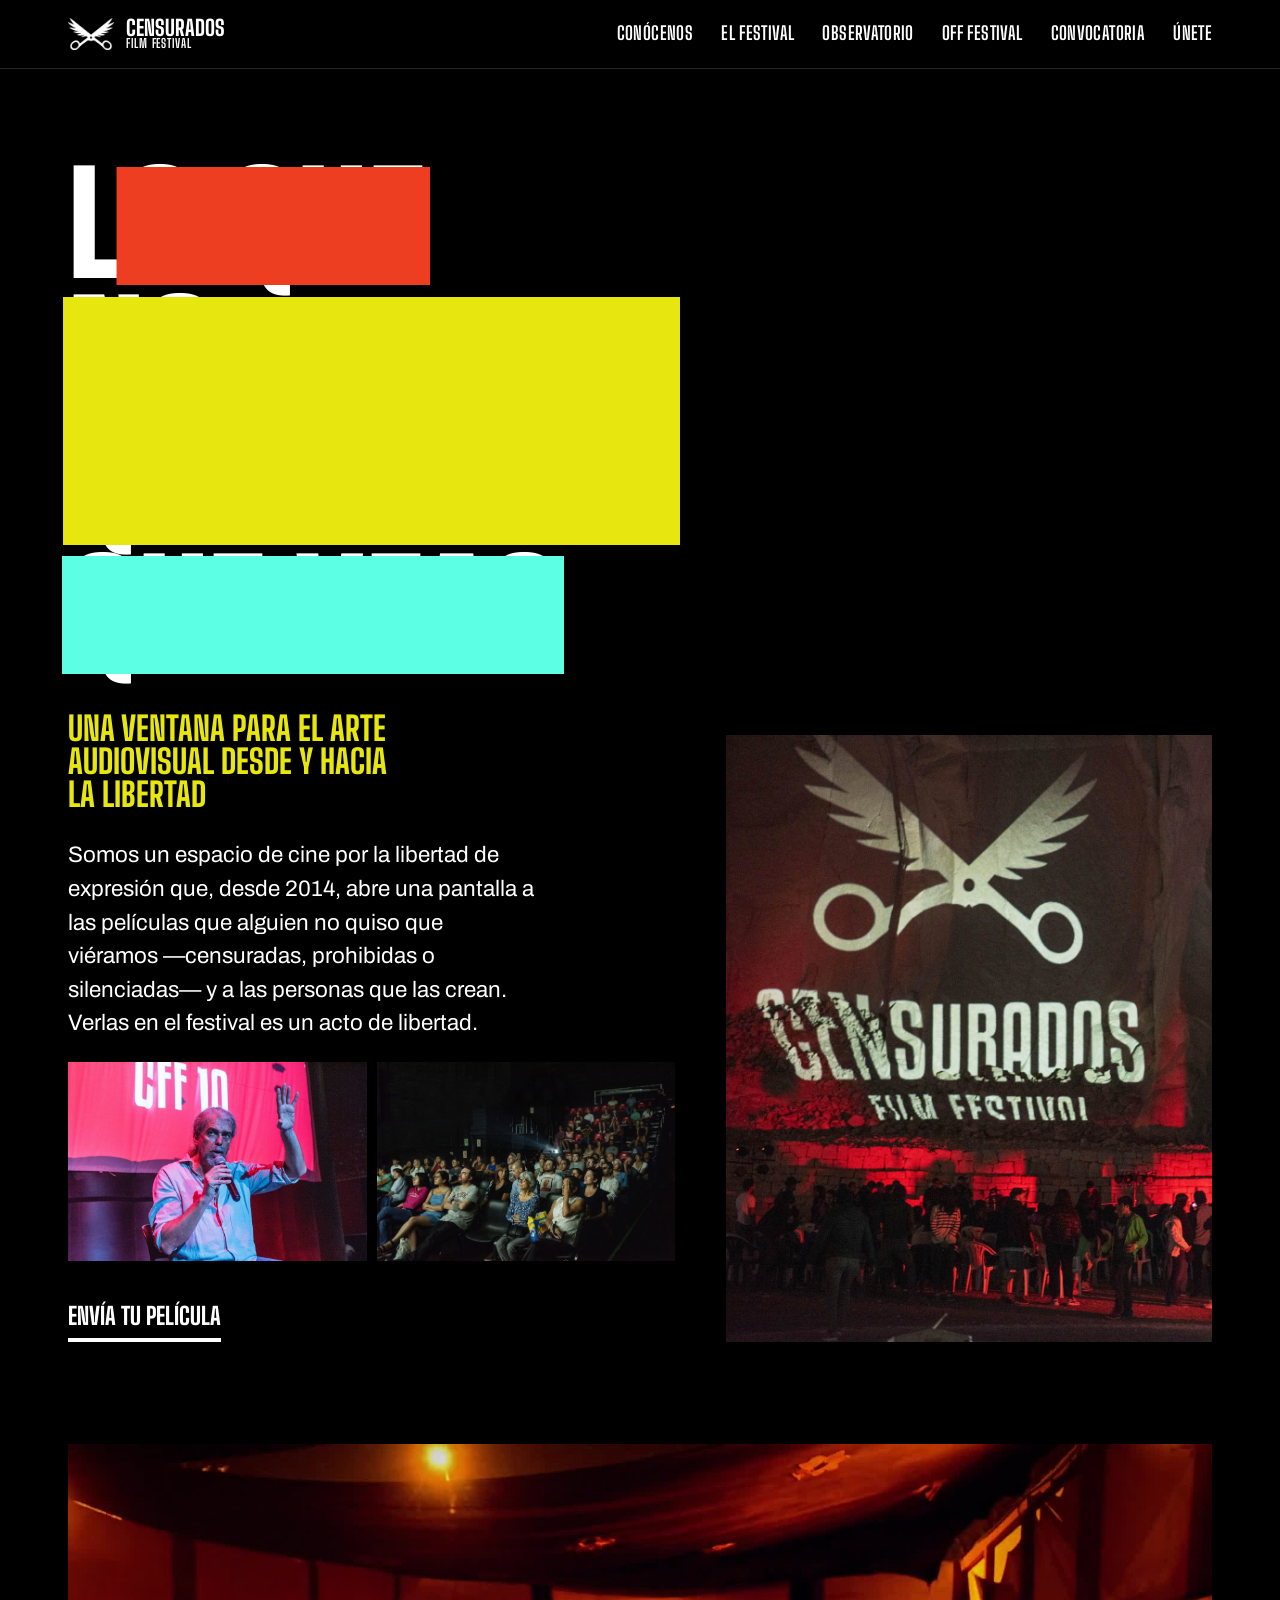
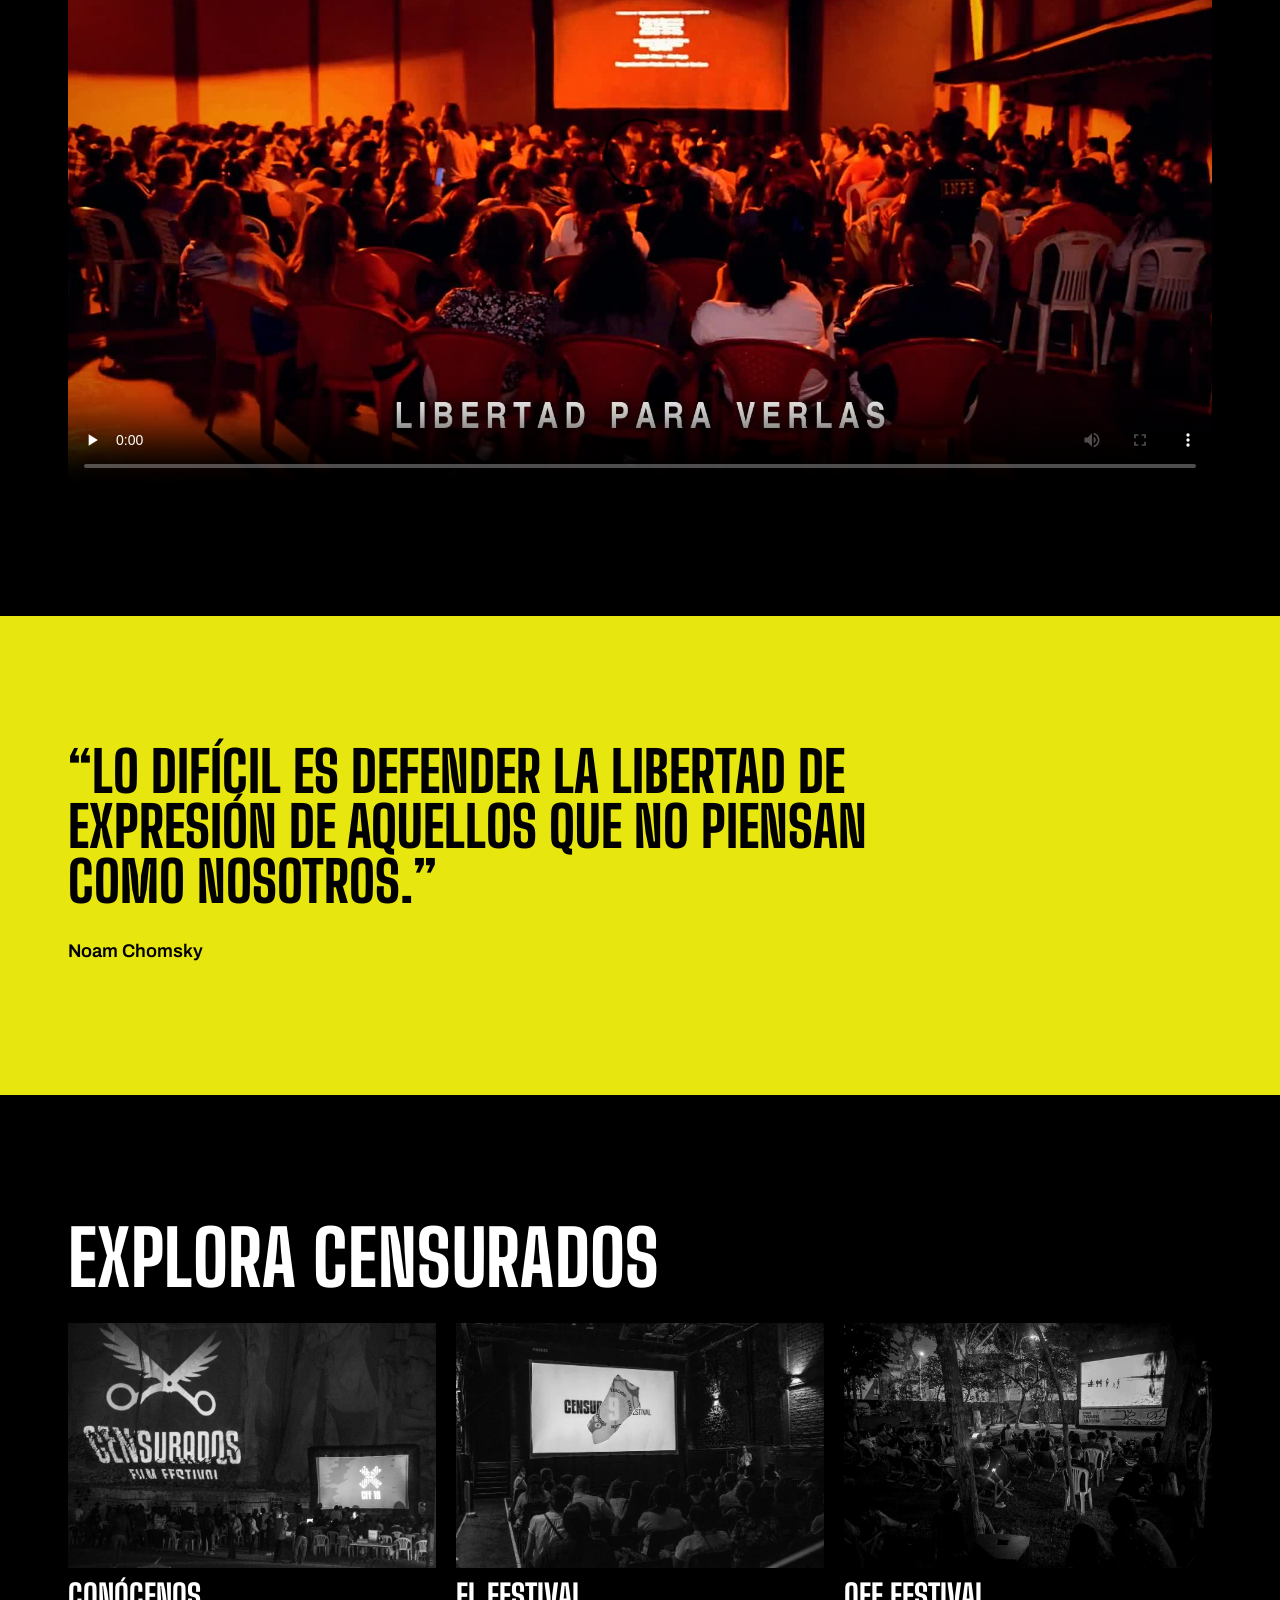
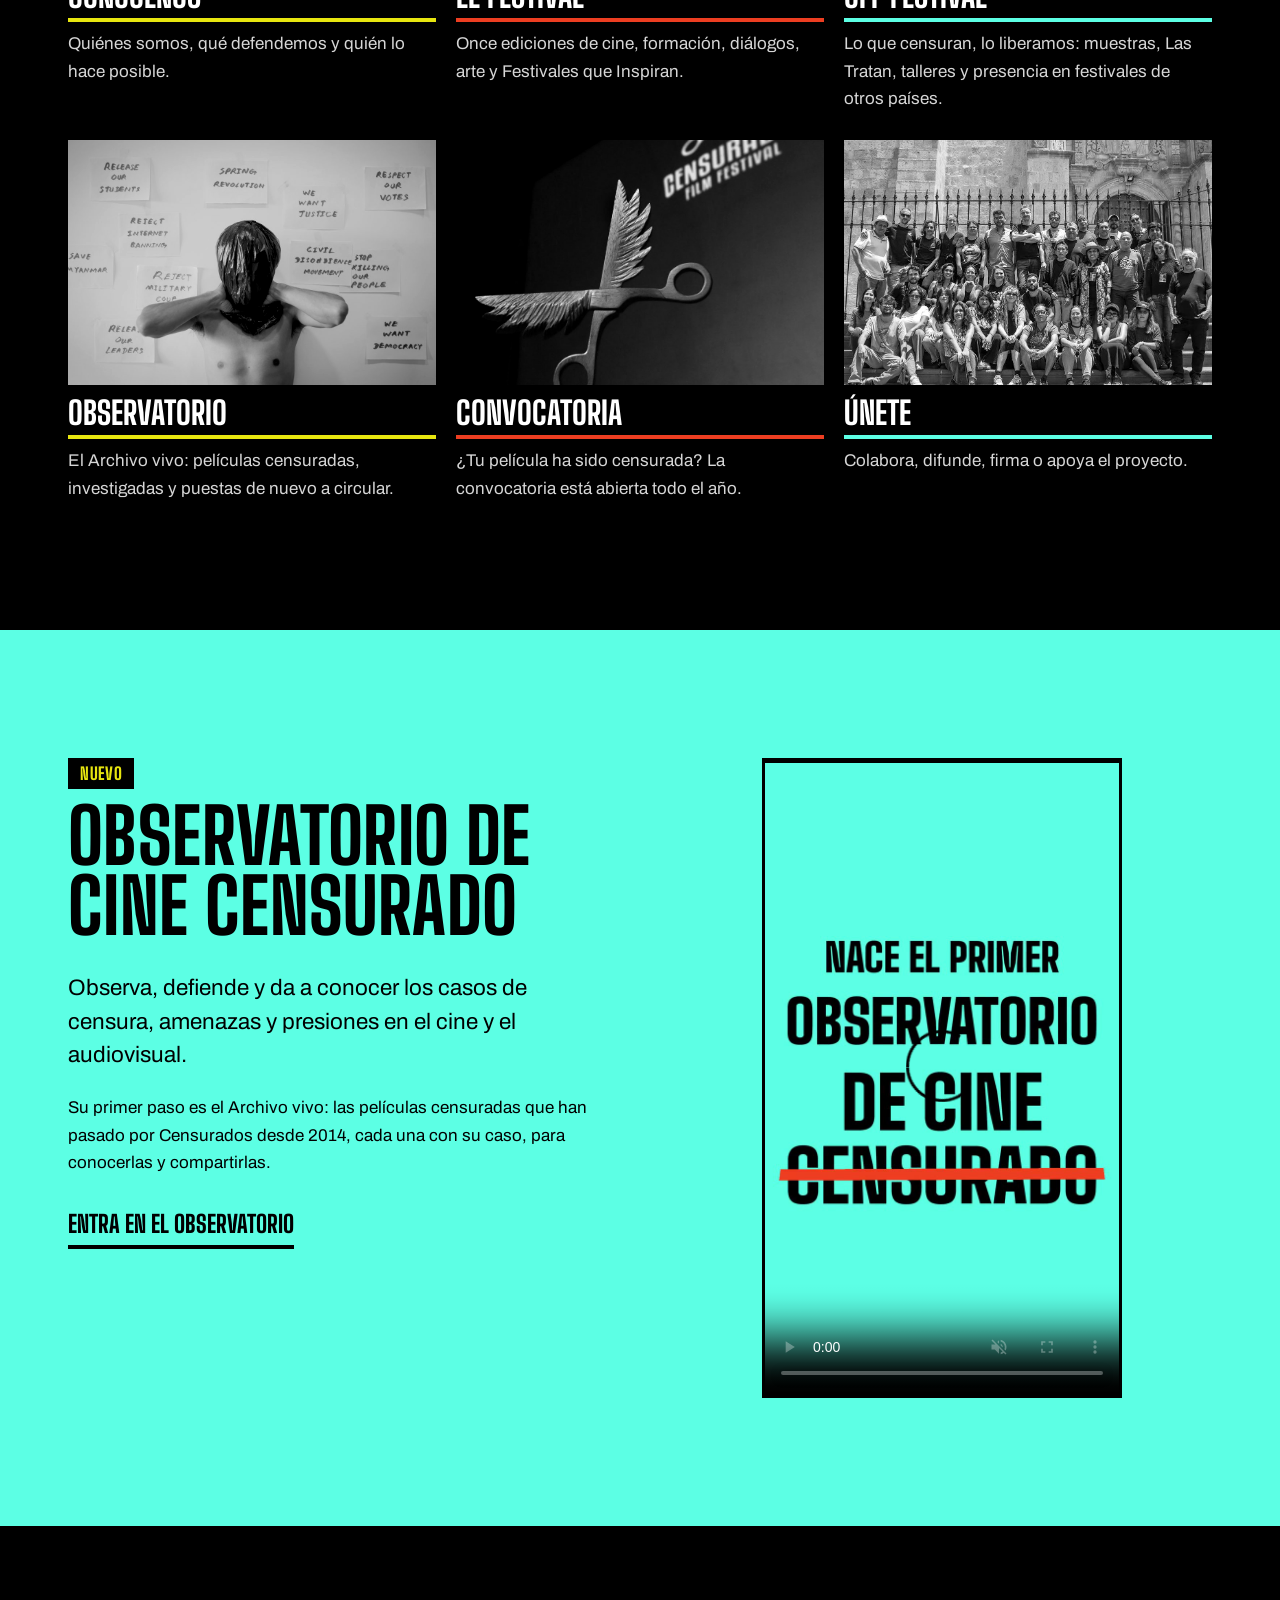
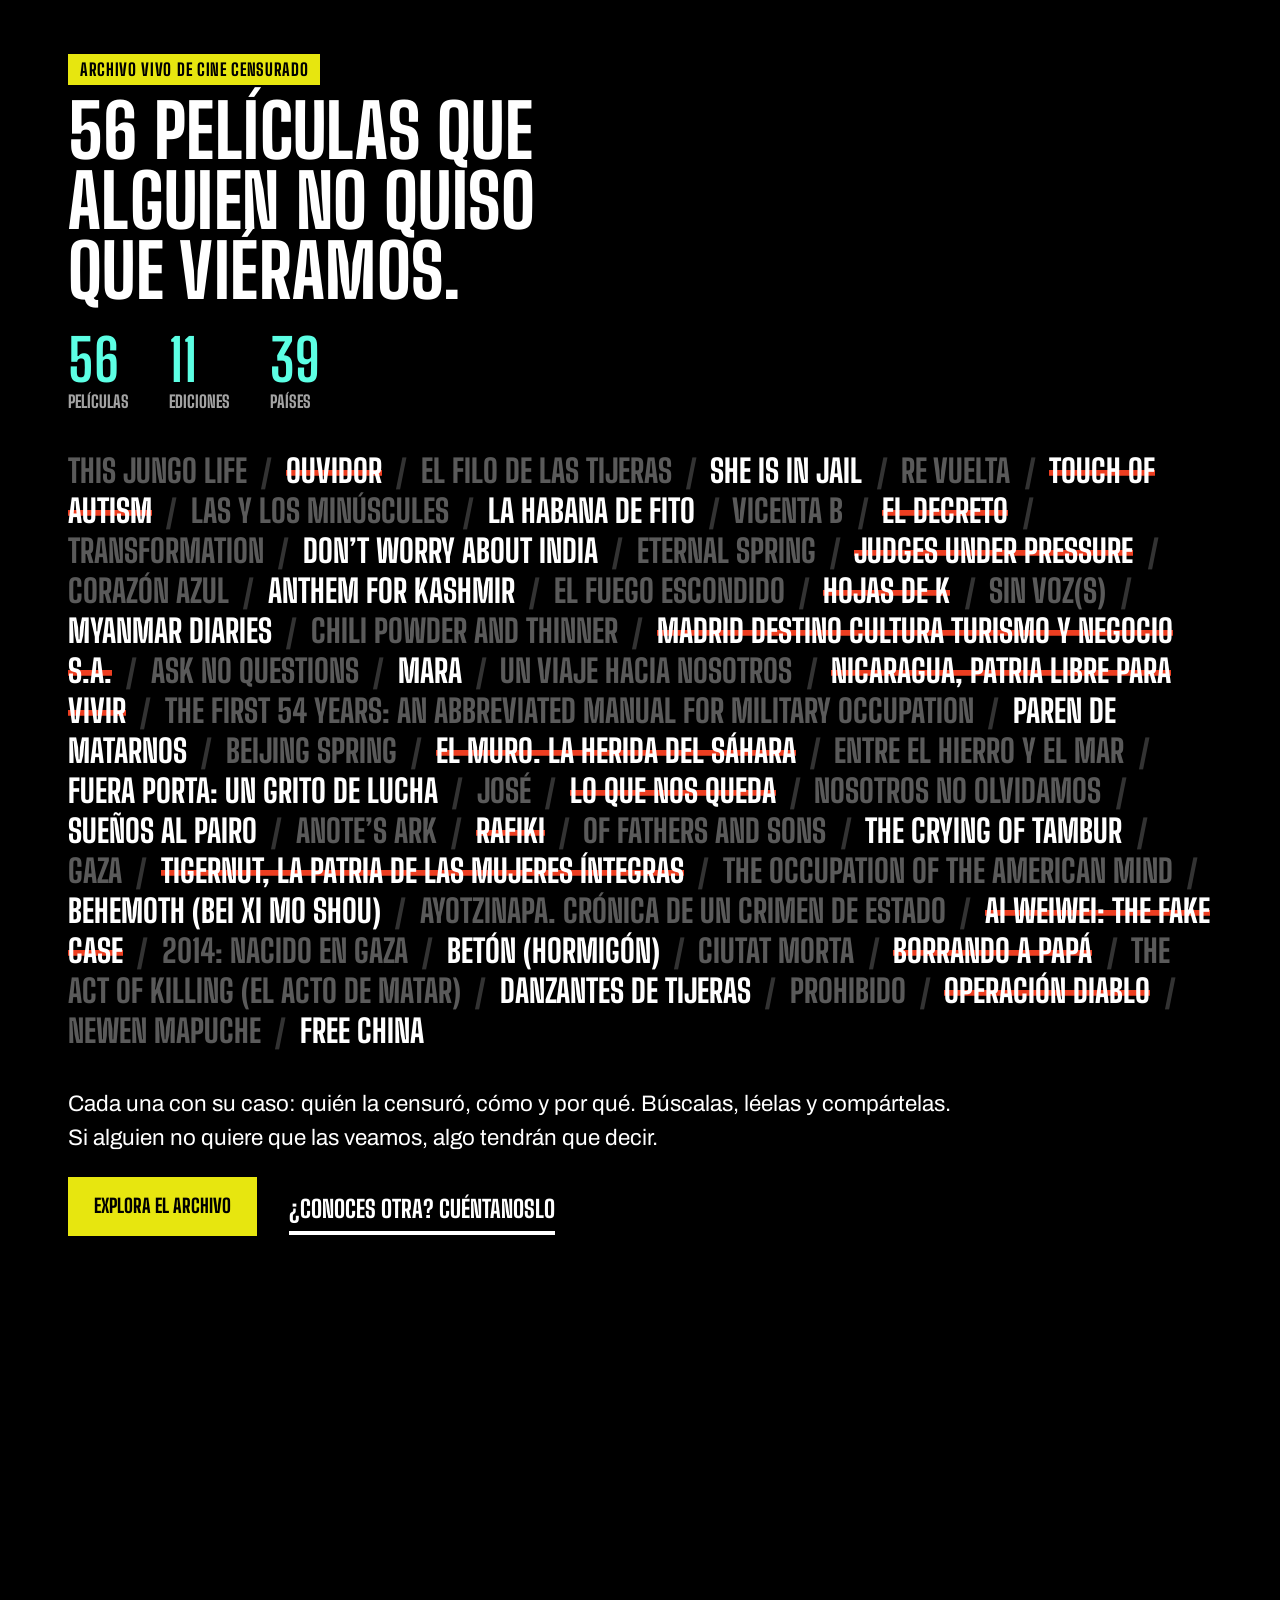
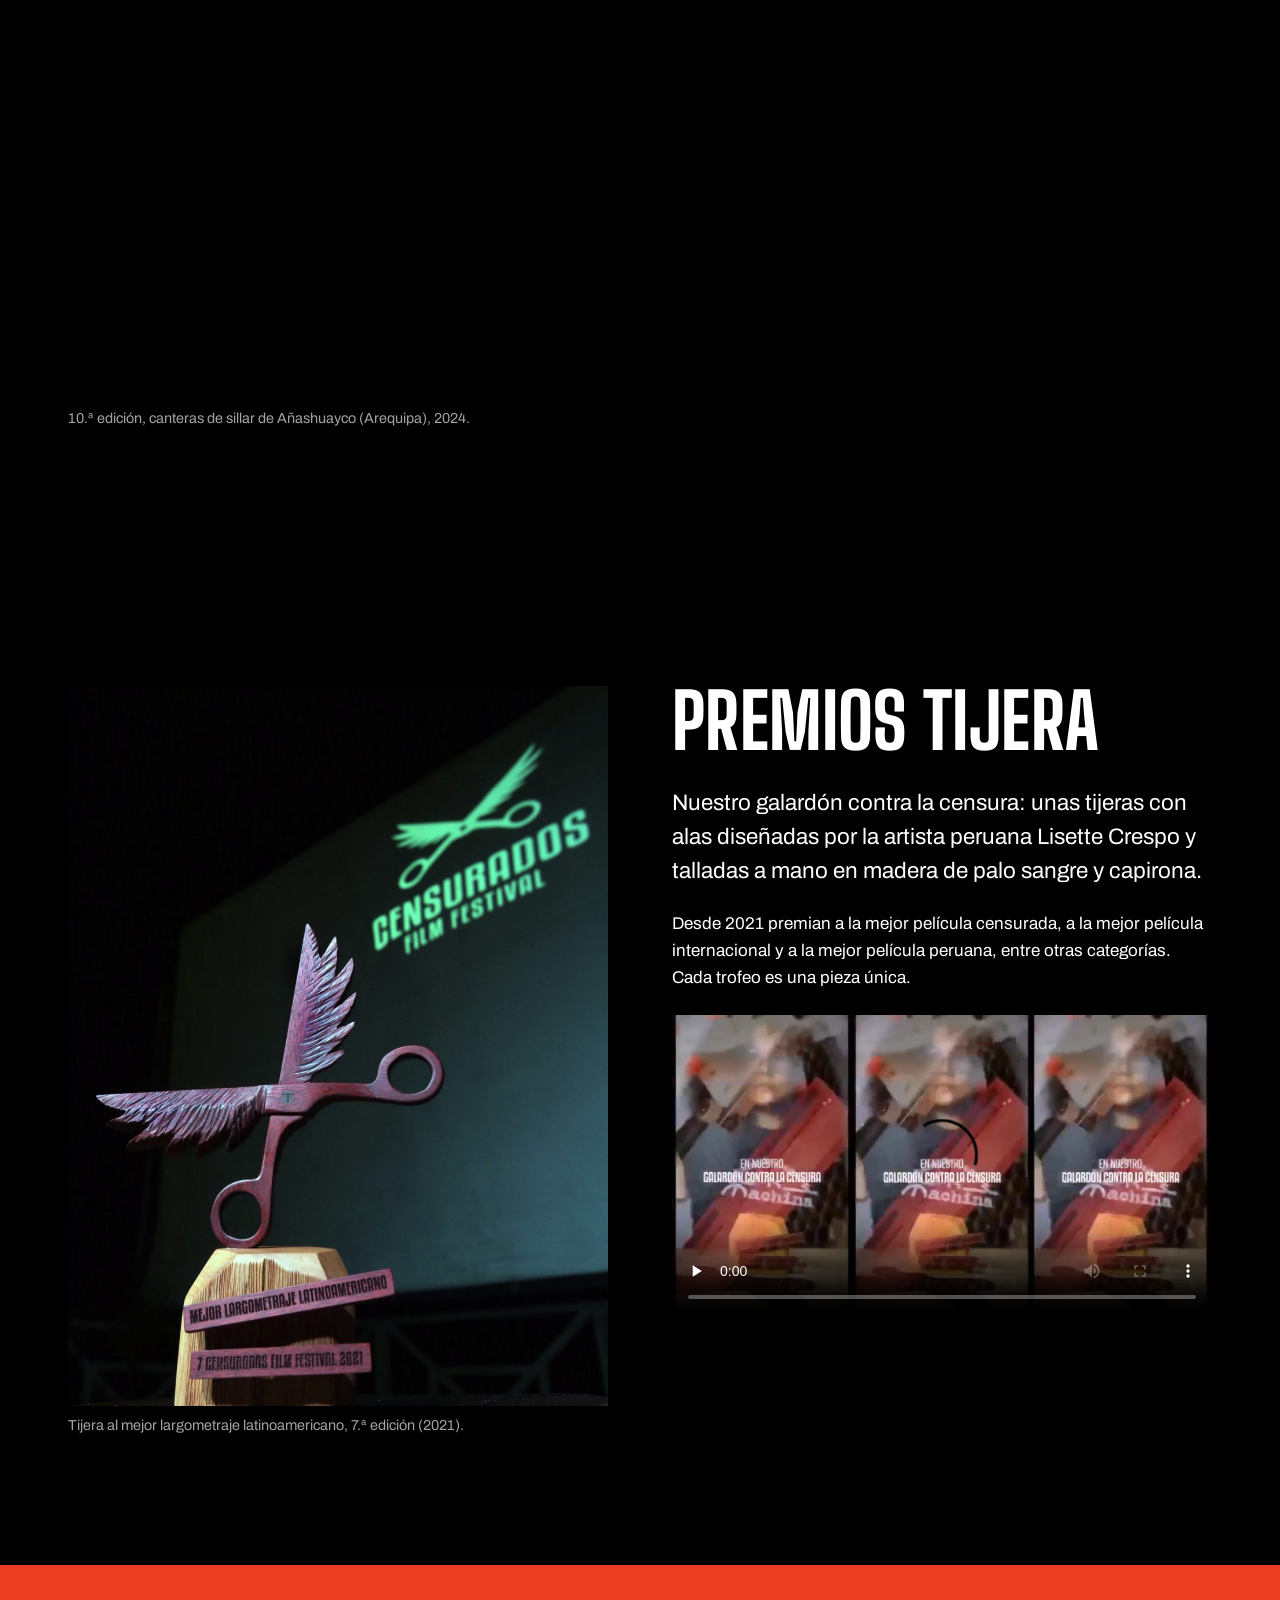
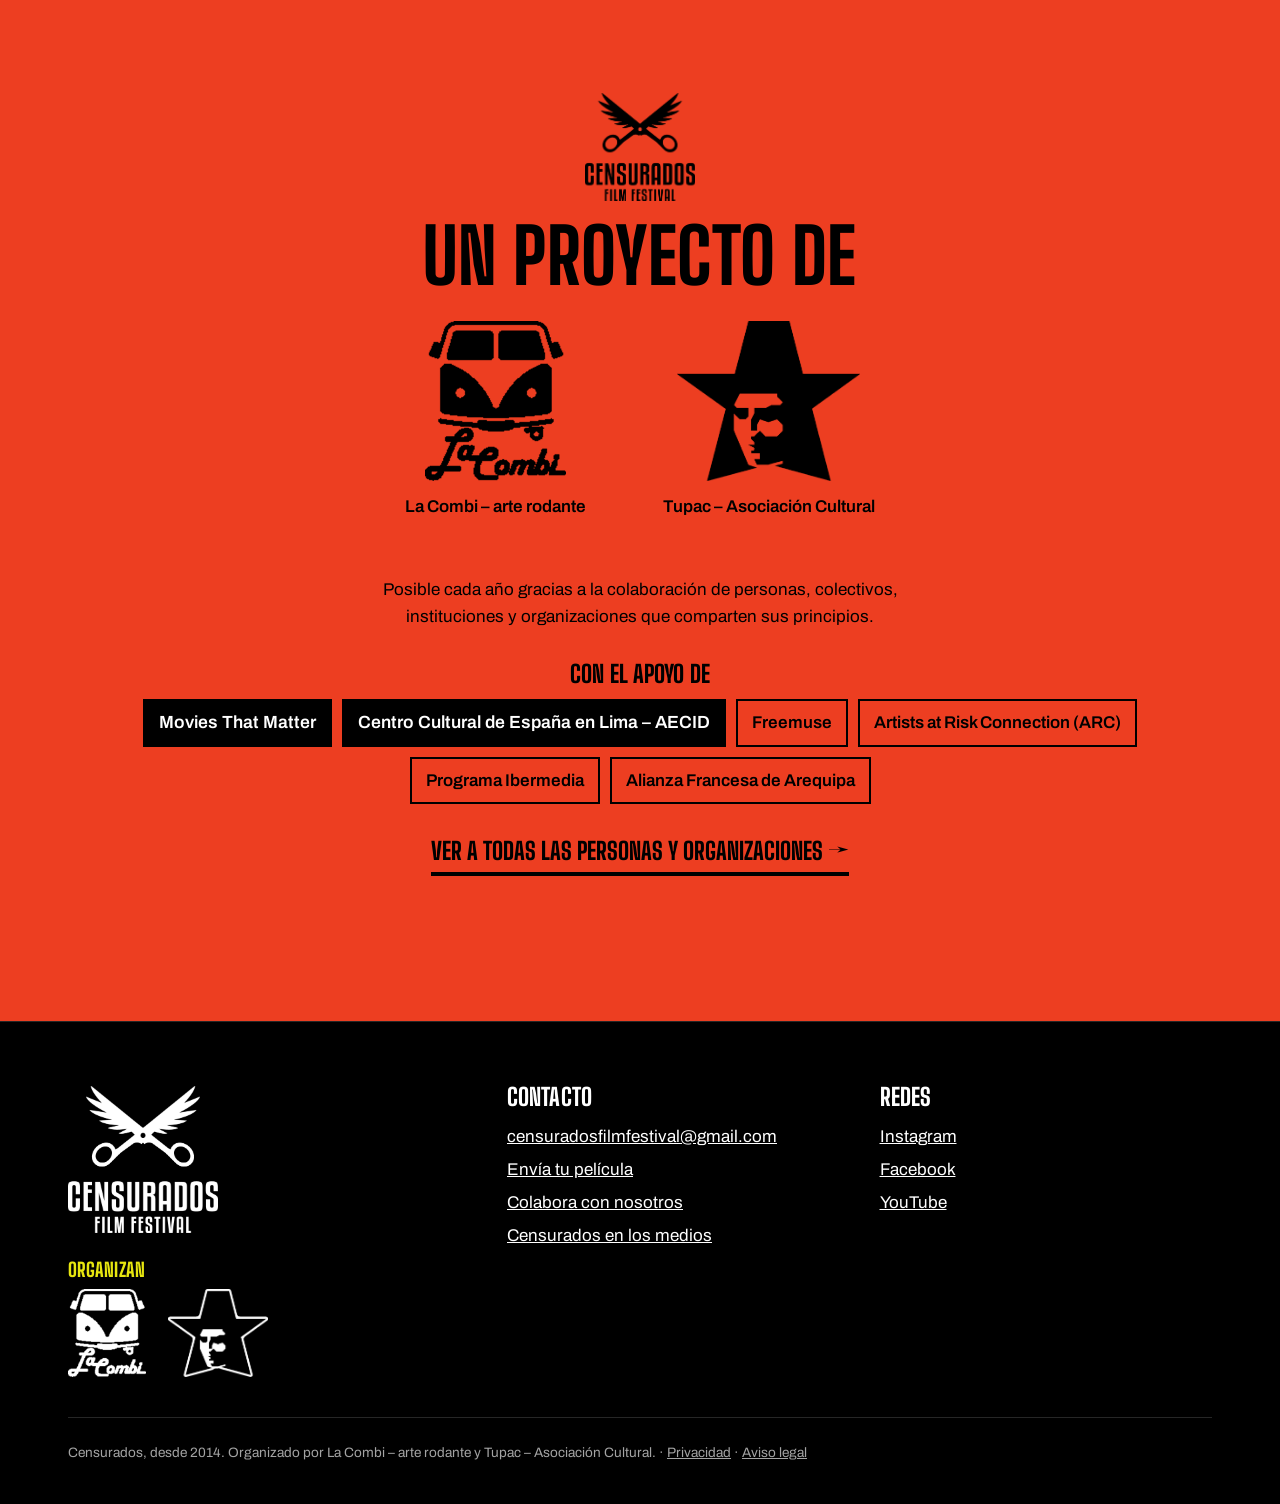
<file: open-films.html>
<!doctype html>
<html lang="es"><head><meta charset="utf-8"><title>Censurados</title>
<meta http-equiv="refresh" content="0; url=index.html"><link rel="canonical" href="https://censuradosfilmfestival.com/">
</head><body><p><a href="index.html">Ir a la portada</a></p></body></html>
</file>
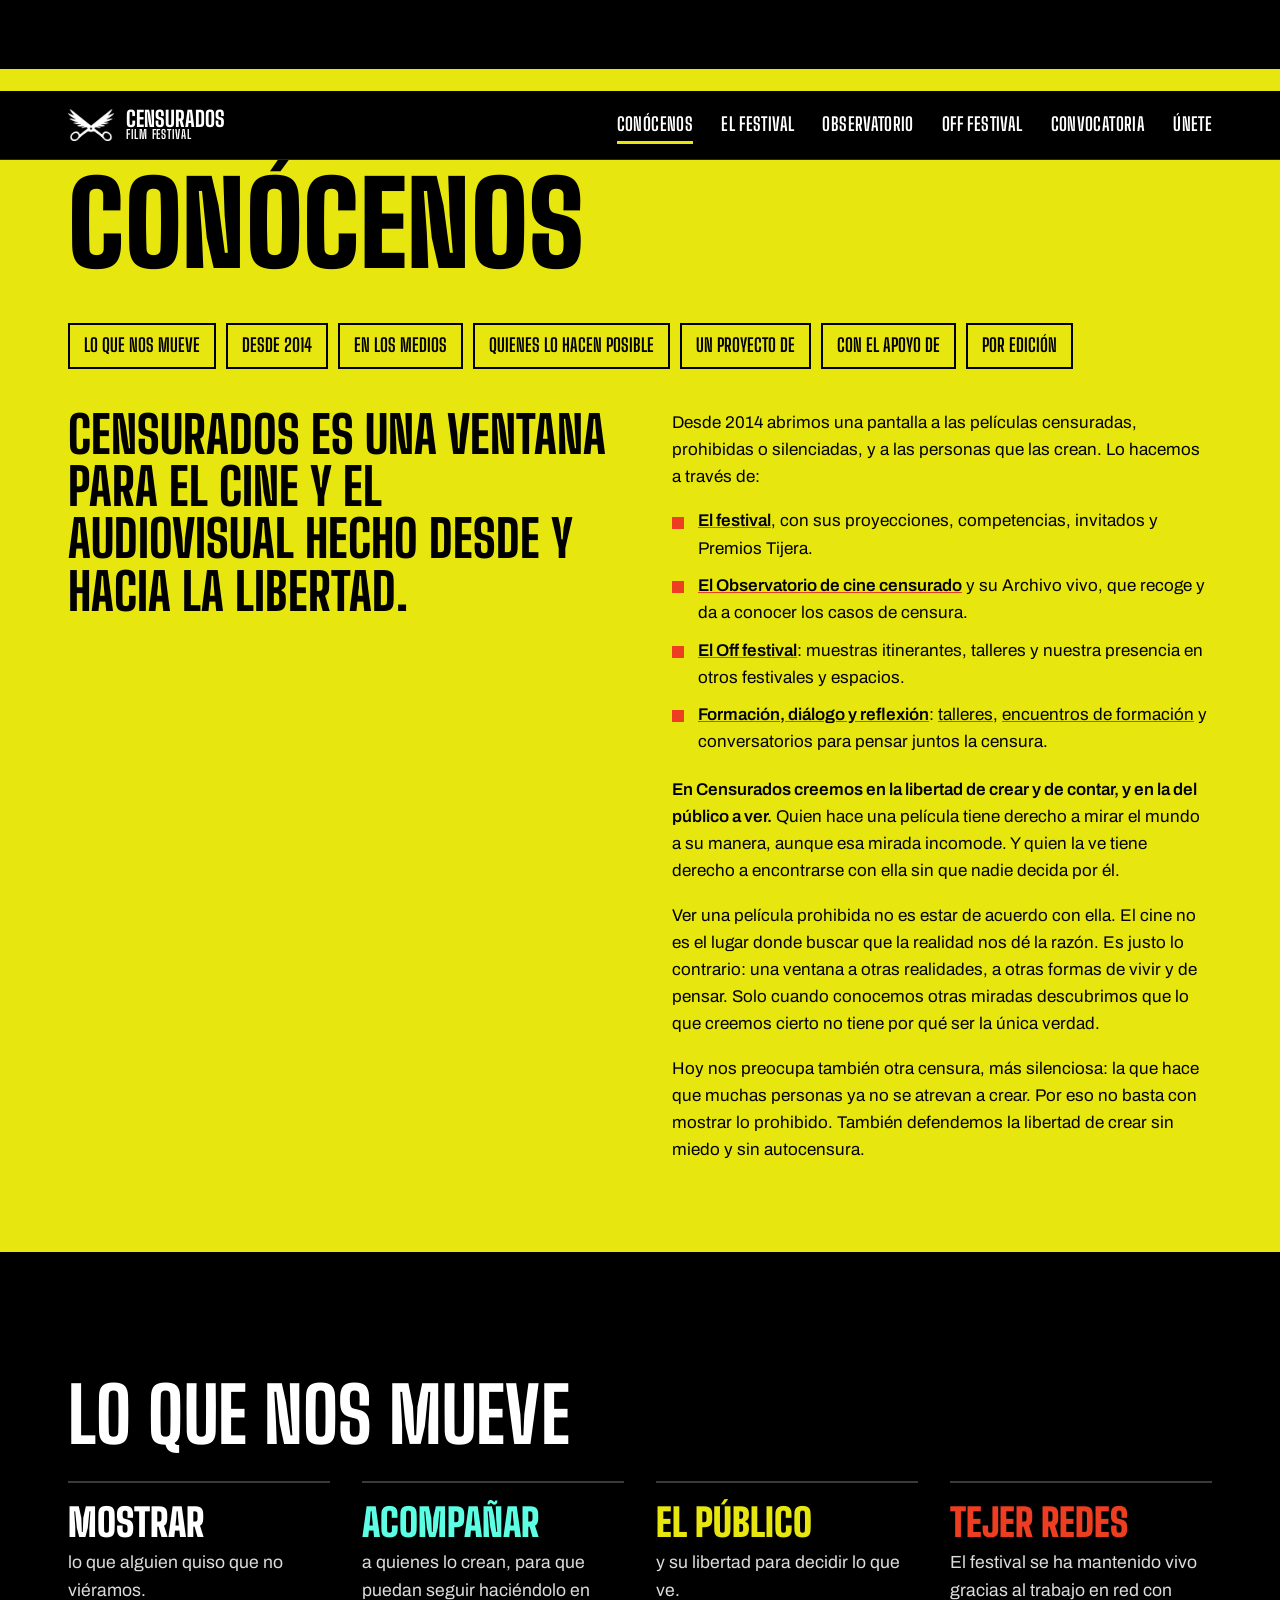
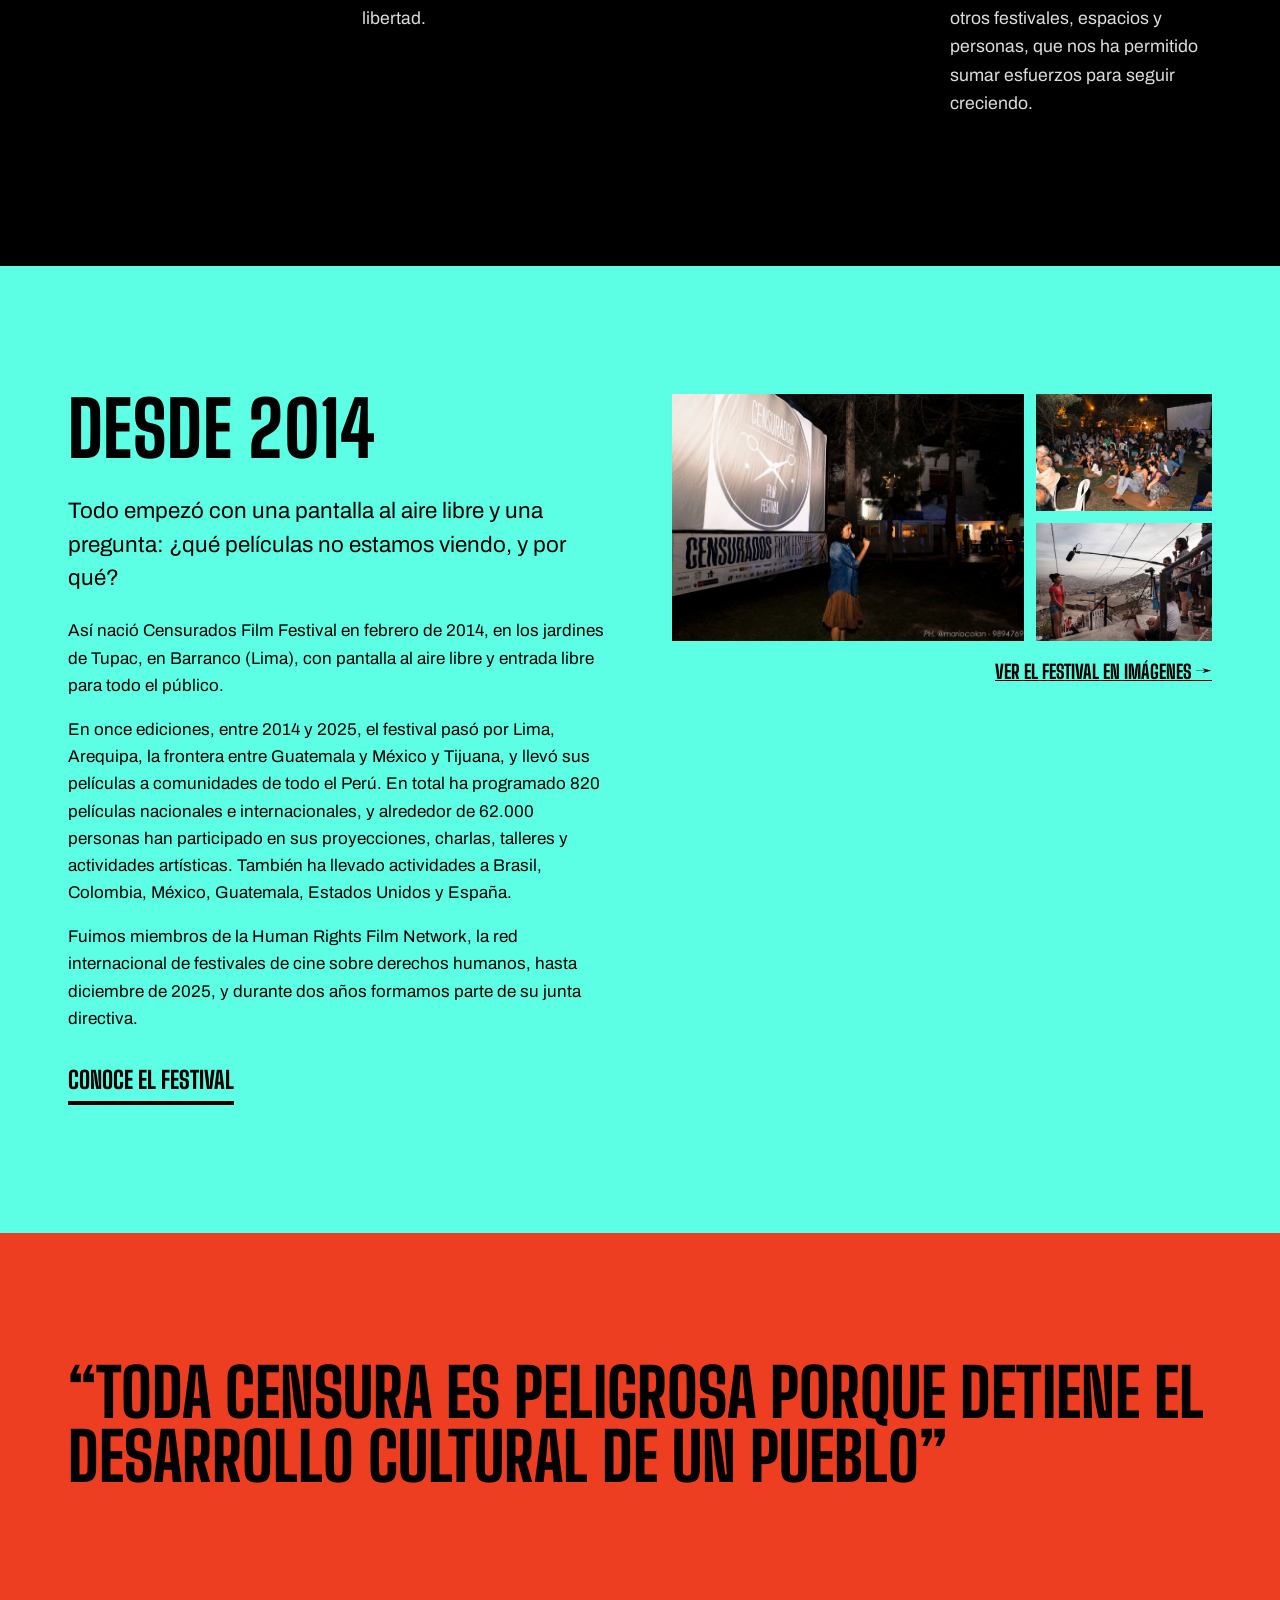
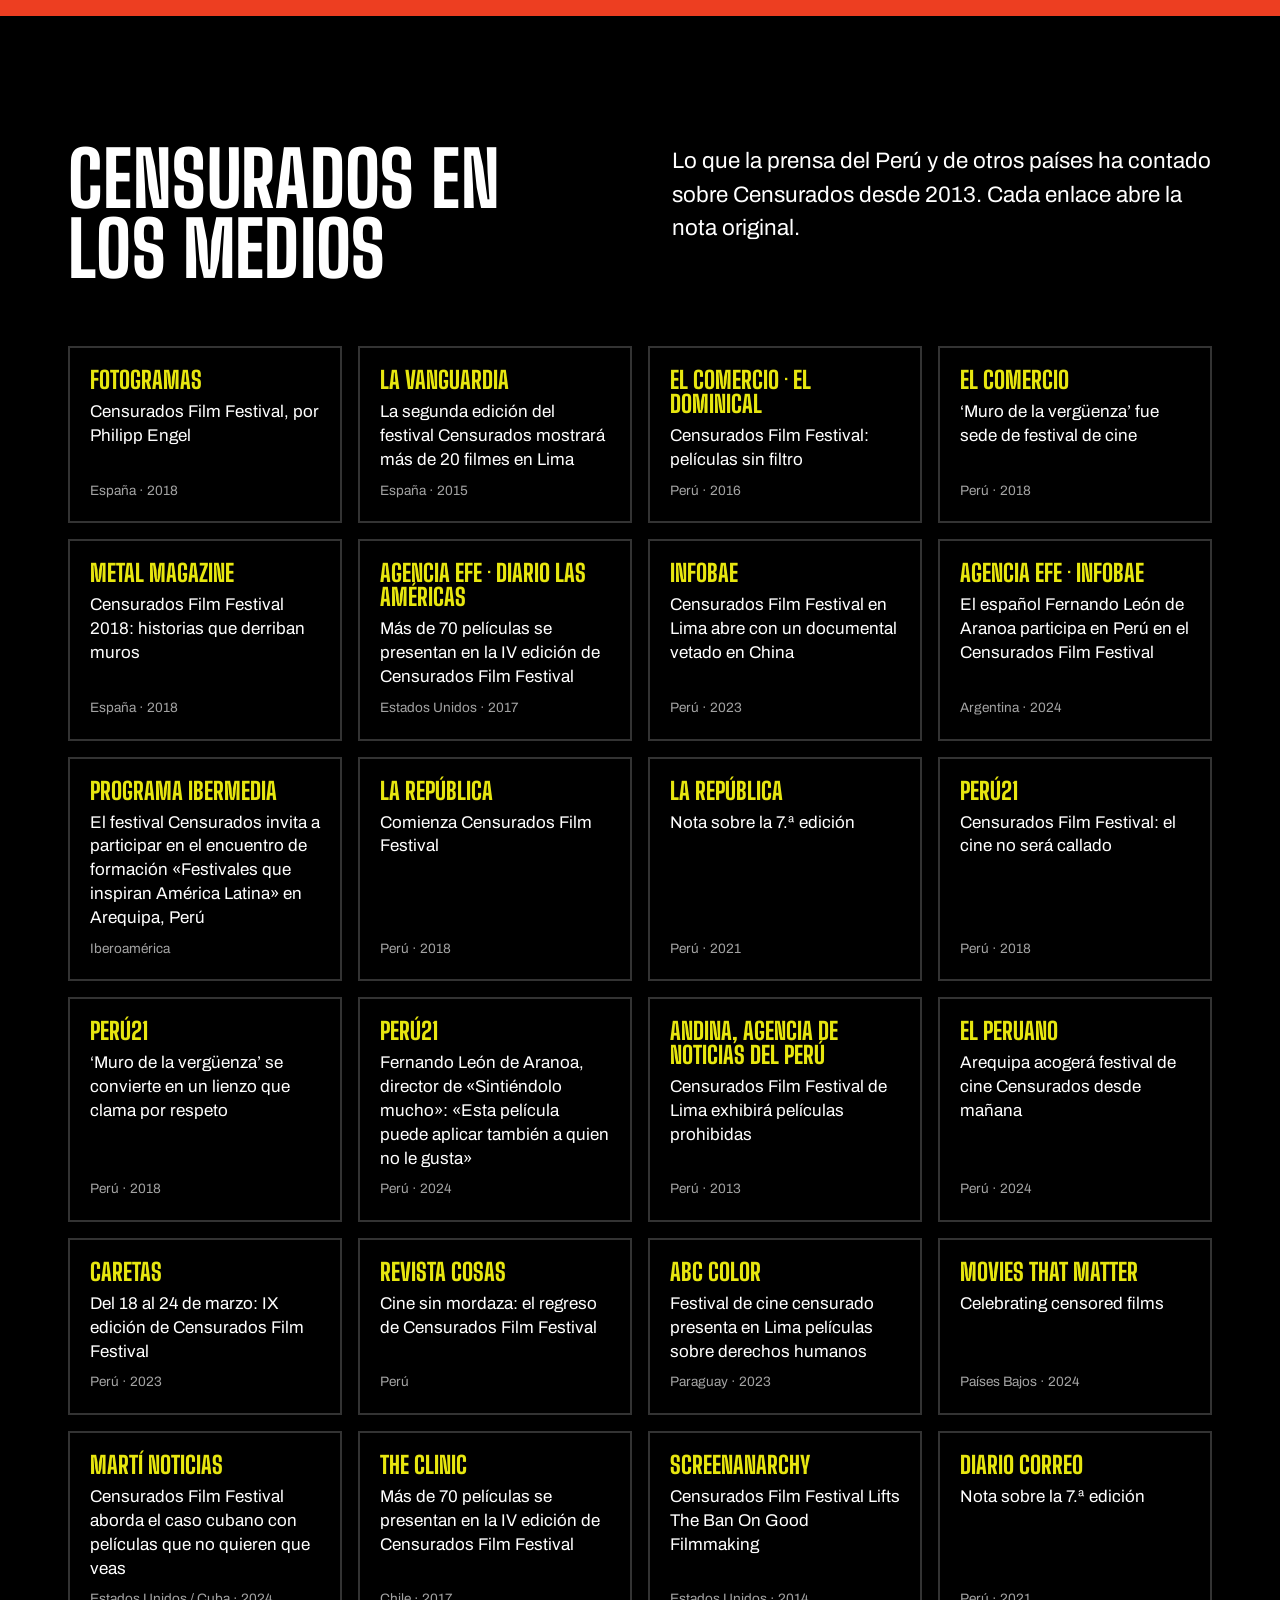
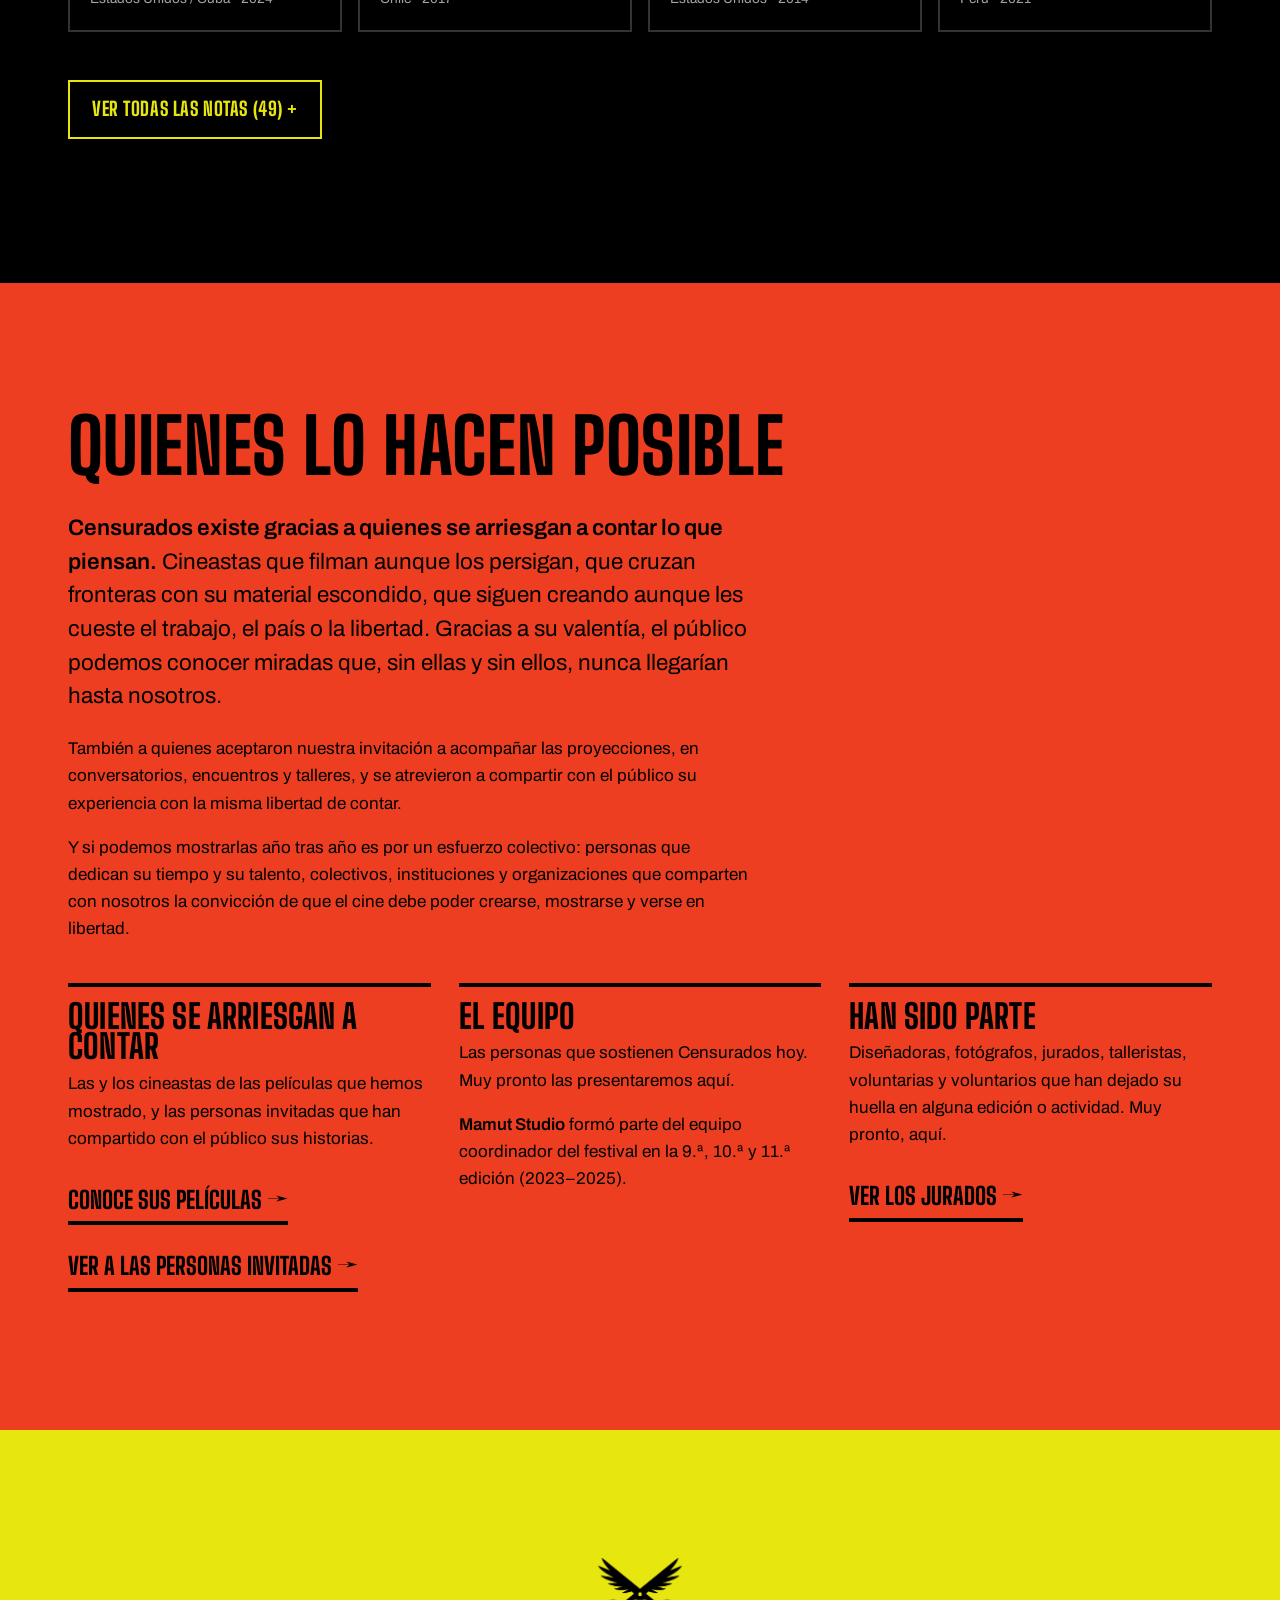
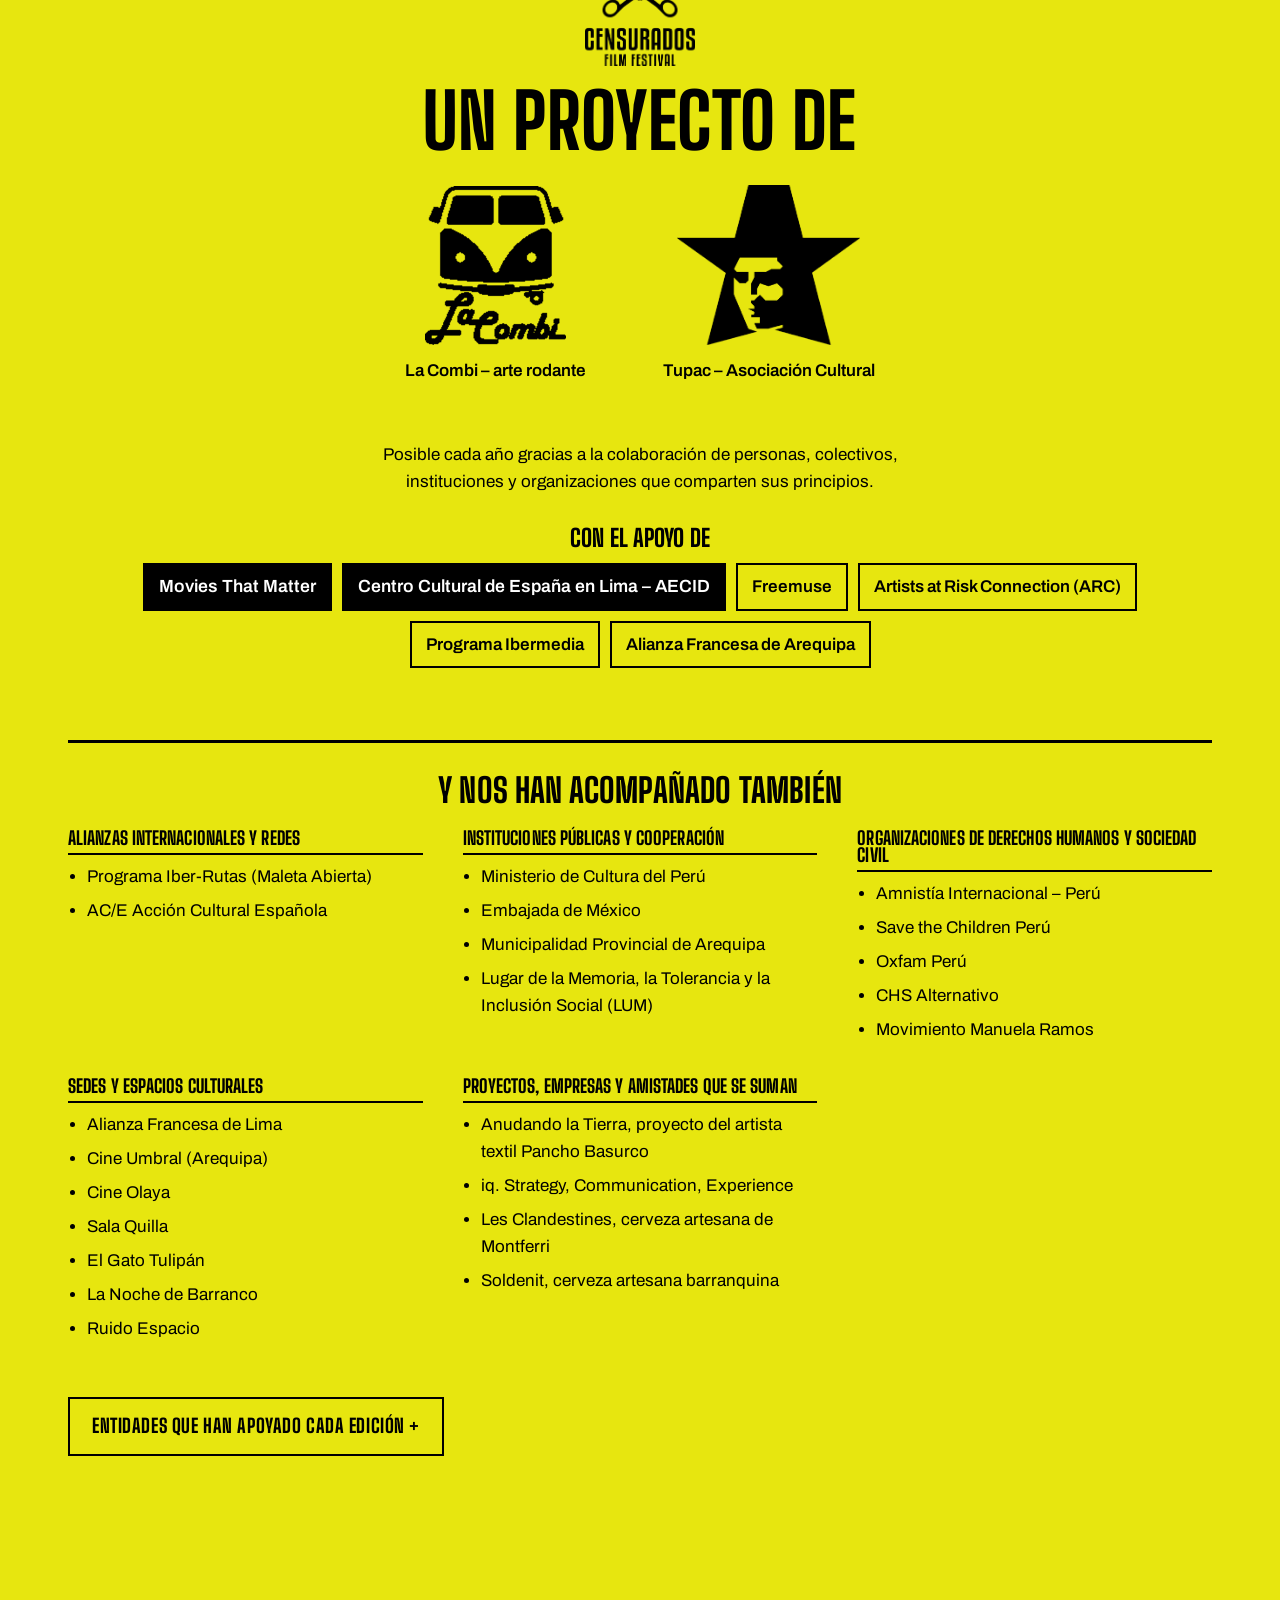
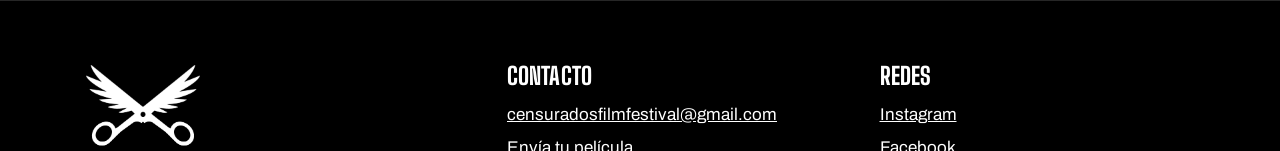
<file: organizadores.html>
<!doctype html>
<html lang="es"><head><meta charset="utf-8"><title>Censurados</title>
<meta http-equiv="refresh" content="0; url=conocenos.html#organizadores"><link rel="canonical" href="https://censuradosfilmfestival.com/conocenos.html#organizadores">
</head><body><p><a href="conocenos.html#organizadores">Esta página se ha movido.</a></p></body></html>
</file>
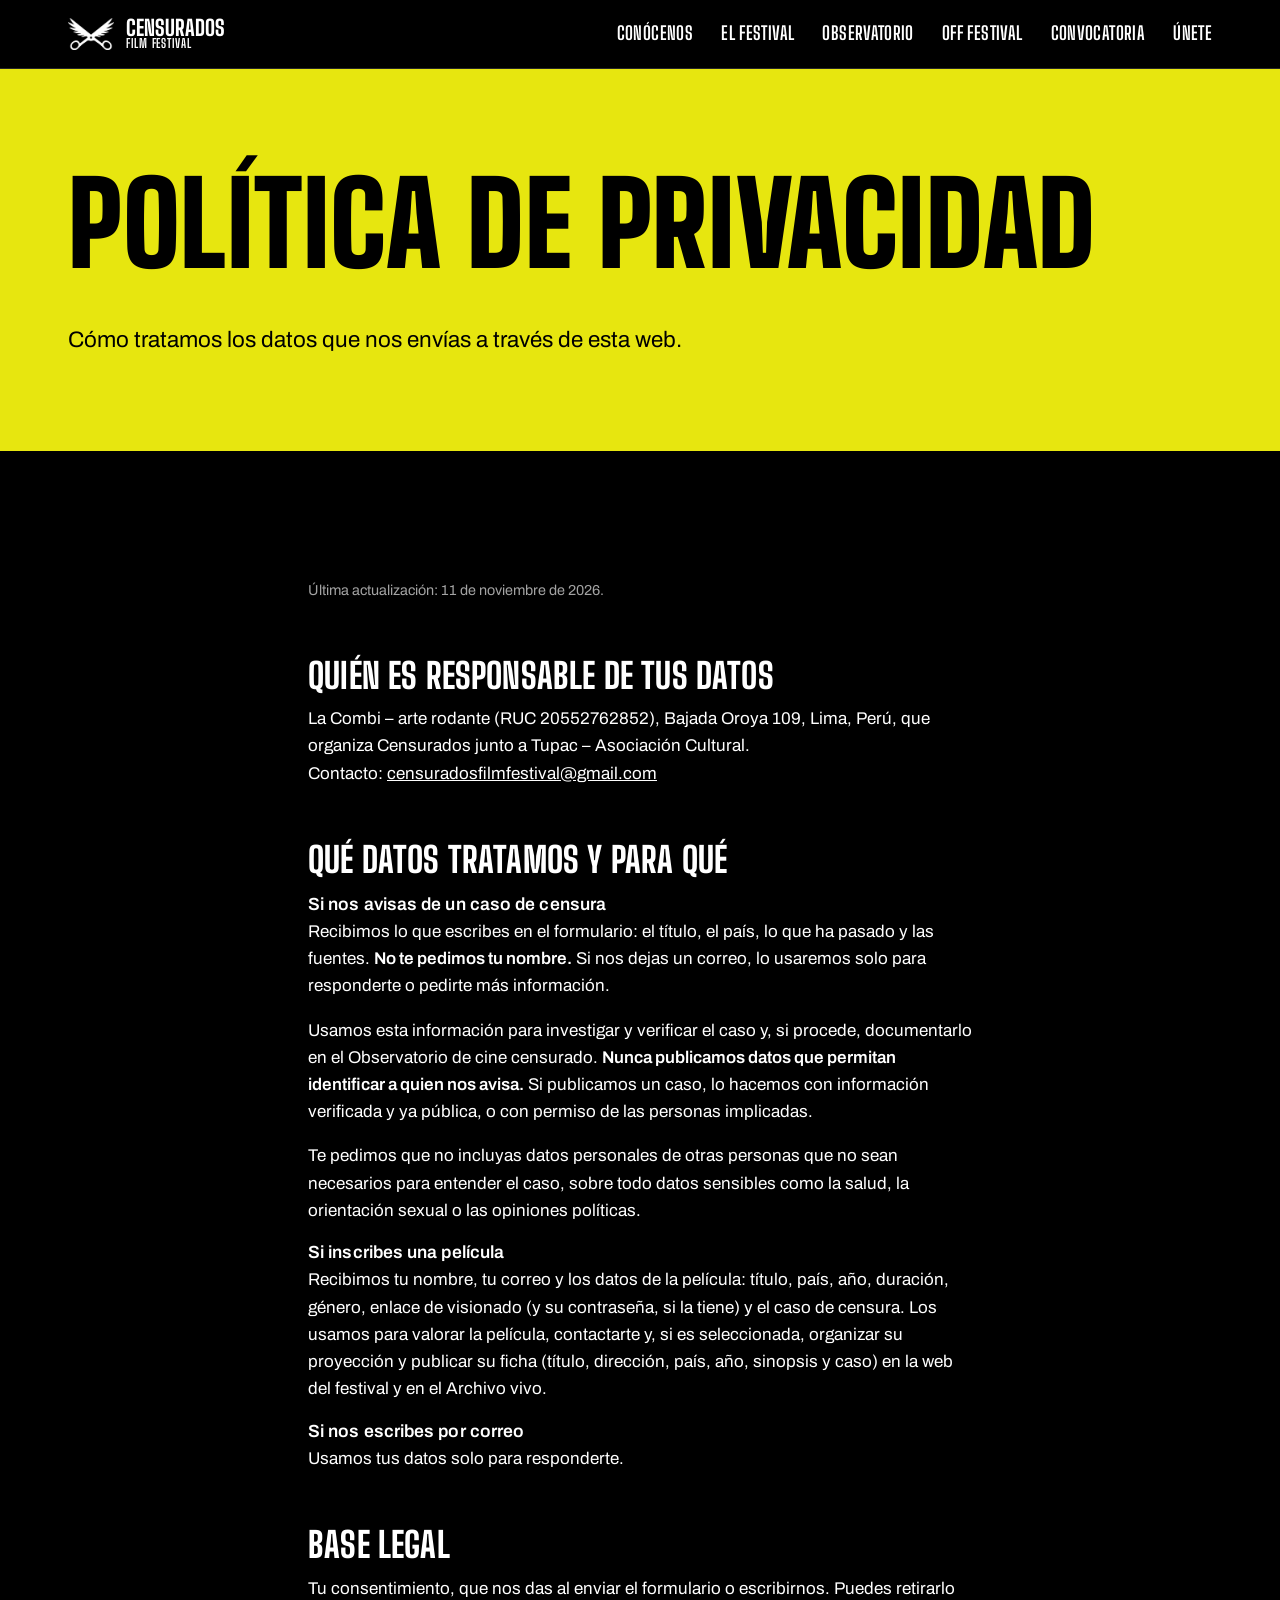
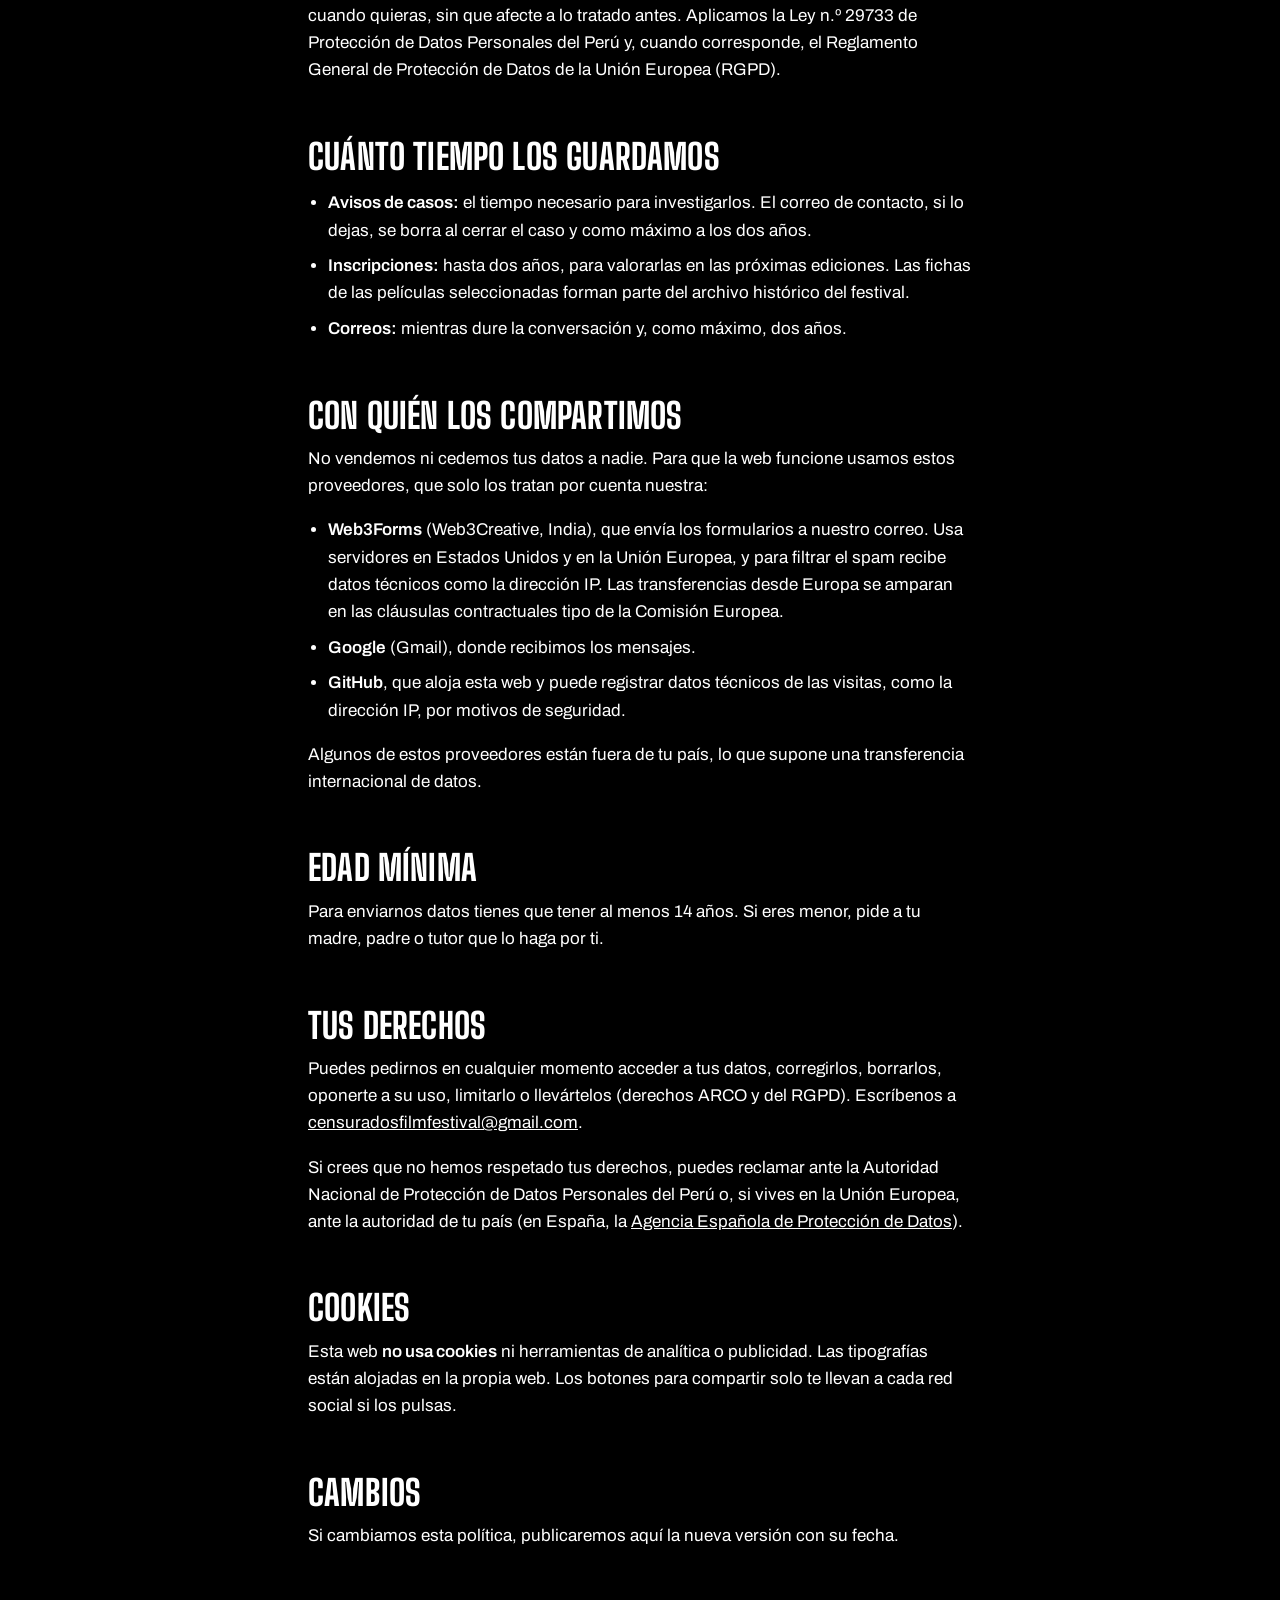
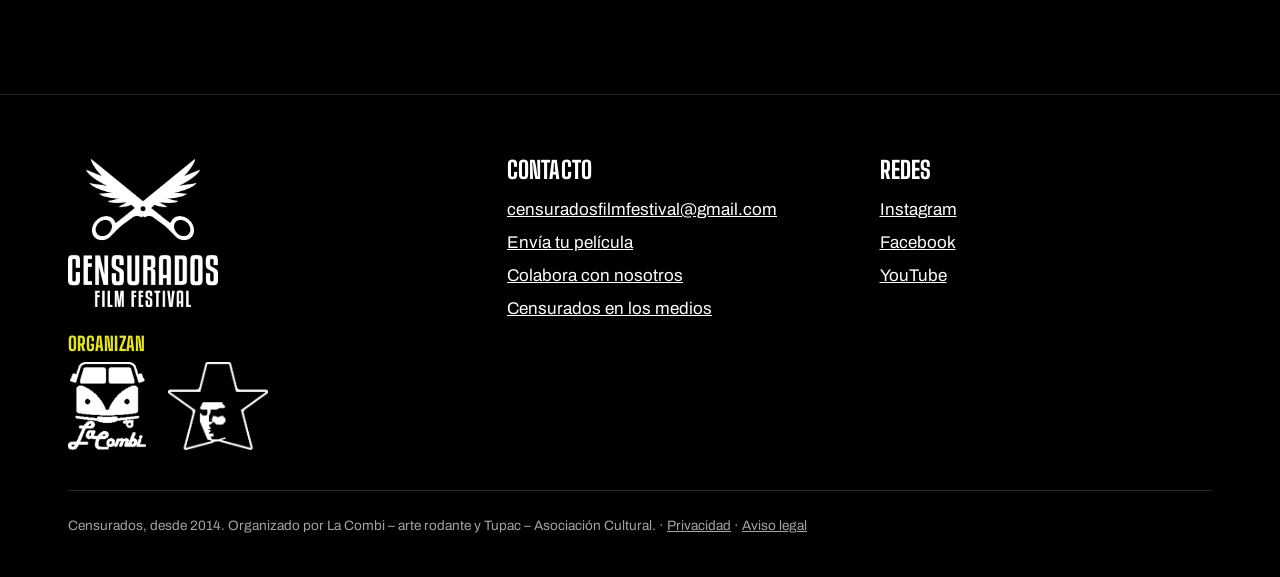
<file: privacidad.html>
<!doctype html>
<html lang="es">
<head>
<meta charset="utf-8">
<meta name="viewport" content="width=device-width, initial-scale=1">
<meta name="robots" content="noindex">
<title>Política de privacidad · Censurados</title>
<meta name="description" content="Cómo trata Censurados los datos que se envían a través de su web.">
<meta property="og:title" content="Política de privacidad · Censurados">
<meta property="og:description" content="Cómo trata Censurados los datos que se envían a través de su web.">
<meta property="og:image" content="https://censuradosfilmfestival.com/img/fotos/jardin-tupac-noche.jpg">
<link rel="icon" href="img/icono.png">
<link rel="stylesheet" href="css/estilos.css?v=20261139">
</head>
<body>
<a class="saltar" href="#contenido">Ir al contenido</a>

<header class="cabecera">
  <div class="contenedor">
    <a class="marca" href="index.html"><img src="img/alas-blanco.png" alt="" width="46" height="33"><span>Censurados<small>Film Festival</small></span></a>
    <button class="boton-menu" aria-expanded="false" aria-controls="menu">Menú</button>
    <nav class="menu" id="menu" aria-label="Principal">
      <ul>
        <li><a href="conocenos.html">Conócenos</a></li>
        <li><a href="trayectoria.html">El festival</a></li>
        <li><a href="observatorio.html">Observatorio</a></li>
        <li><a href="en-ruta.html">Off festival</a></li>
        <li><a href="convocatoria.html">Convocatoria</a></li>
        <li><a href="unete.html">Únete</a></li>
      </ul>
    </nav>
  </div>
</header>

<main id="contenido">
<section class="cabeza-pagina fondo-amarillo">
    <div class="contenedor">
      <h1>Política de privacidad</h1>
      <p class="entradilla">Cómo tratamos los datos que nos envías a través de esta web.</p>
    </div>
  </section>
  <section class="bloque">
    <div class="contenedor texto-legal">
      <p class="pequeno">Última actualización: 11 de noviembre de 2026.</p>

      <h2>Quién es responsable de tus datos</h2>
      <p>La Combi – arte rodante (RUC 20552762852), Bajada Oroya 109, Lima, Perú, que organiza Censurados junto a Tupac – Asociación Cultural.<br>Contacto: <a href="mailto:censuradosfilmfestival@gmail.com">censuradosfilmfestival@gmail.com</a></p>

      <h2>Qué datos tratamos y para qué</h2>
      <h3>Si nos avisas de un caso de censura</h3>
      <p>Recibimos lo que escribes en el formulario: el título, el país, lo que ha pasado y las fuentes. <strong>No te pedimos tu nombre.</strong> Si nos dejas un correo, lo usaremos solo para responderte o pedirte más información.</p>
      <p>Usamos esta información para investigar y verificar el caso y, si procede, documentarlo en el Observatorio de cine censurado. <strong>Nunca publicamos datos que permitan identificar a quien nos avisa.</strong> Si publicamos un caso, lo hacemos con información verificada y ya pública, o con permiso de las personas implicadas.</p>
      <p>Te pedimos que no incluyas datos personales de otras personas que no sean necesarios para entender el caso, sobre todo datos sensibles como la salud, la orientación sexual o las opiniones políticas.</p>
      <h3>Si inscribes una película</h3>
      <p>Recibimos tu nombre, tu correo y los datos de la película: título, país, año, duración, género, enlace de visionado (y su contraseña, si la tiene) y el caso de censura. Los usamos para valorar la película, contactarte y, si es seleccionada, organizar su proyección y publicar su ficha (título, dirección, país, año, sinopsis y caso) en la web del festival y en el Archivo vivo.</p>
      <h3>Si nos escribes por correo</h3>
      <p>Usamos tus datos solo para responderte.</p>

      <h2>Base legal</h2>
      <p>Tu consentimiento, que nos das al enviar el formulario o escribirnos. Puedes retirarlo cuando quieras, sin que afecte a lo tratado antes. Aplicamos la Ley n.º 29733 de Protección de Datos Personales del Perú y, cuando corresponde, el Reglamento General de Protección de Datos de la Unión Europea (RGPD).</p>

      <h2>Cuánto tiempo los guardamos</h2>
      <ul>
        <li><strong>Avisos de casos:</strong> el tiempo necesario para investigarlos. El correo de contacto, si lo dejas, se borra al cerrar el caso y como máximo a los dos años.</li>
        <li><strong>Inscripciones:</strong> hasta dos años, para valorarlas en las próximas ediciones. Las fichas de las películas seleccionadas forman parte del archivo histórico del festival.</li>
        <li><strong>Correos:</strong> mientras dure la conversación y, como máximo, dos años.</li>
      </ul>

      <h2>Con quién los compartimos</h2>
      <p>No vendemos ni cedemos tus datos a nadie. Para que la web funcione usamos estos proveedores, que solo los tratan por cuenta nuestra:</p>
      <ul>
        <li><strong>Web3Forms</strong> (Web3Creative, India), que envía los formularios a nuestro correo. Usa servidores en Estados Unidos y en la Unión Europea, y para filtrar el spam recibe datos técnicos como la dirección IP. Las transferencias desde Europa se amparan en las cláusulas contractuales tipo de la Comisión Europea.</li>
        <li><strong>Google</strong> (Gmail), donde recibimos los mensajes.</li>
        <li><strong>GitHub</strong>, que aloja esta web y puede registrar datos técnicos de las visitas, como la dirección IP, por motivos de seguridad.</li>
      </ul>
      <p>Algunos de estos proveedores están fuera de tu país, lo que supone una transferencia internacional de datos.</p>

      <h2>Edad mínima</h2>
      <p>Para enviarnos datos tienes que tener al menos 14 años. Si eres menor, pide a tu madre, padre o tutor que lo haga por ti.</p>

      <h2>Tus derechos</h2>
      <p>Puedes pedirnos en cualquier momento acceder a tus datos, corregirlos, borrarlos, oponerte a su uso, limitarlo o llevártelos (derechos ARCO y del RGPD). Escríbenos a <a href="mailto:censuradosfilmfestival@gmail.com">censuradosfilmfestival@gmail.com</a>.</p>
      <p>Si crees que no hemos respetado tus derechos, puedes reclamar ante la Autoridad Nacional de Protección de Datos Personales del Perú o, si vives en la Unión Europea, ante la autoridad de tu país (en España, la <a href="https://www.aepd.es">Agencia Española de Protección de Datos</a>).</p>

      <h2>Cookies</h2>
      <p>Esta web <strong>no usa cookies</strong> ni herramientas de analítica o publicidad. Las tipografías están alojadas en la propia web. Los botones para compartir solo te llevan a cada red social si los pulsas.</p>

      <h2>Cambios</h2>
      <p>Si cambiamos esta política, publicaremos aquí la nueva versión con su fecha.</p>
    </div>
  </section>
</main>

<footer class="pie fondo-negro">
  <div class="contenedor">
    <div>
      <img src="img/logo-blanco.png" alt="Censurados Film Festival" width="150" height="147">
      <h2 class="organizan-titulo">Organizan</h2>
      <a class="organizan" href="conocenos.html#organizadores">
        <img src="img/lacombi-blanco.png" alt="La Combi – arte rodante" width="444" height="504">
        <img src="img/tupac-oscuro.png" alt="Tupac – Asociación Cultural" width="875" height="769">
      </a>
    </div>
    <div>
      <h2>Contacto</h2>
      <ul>
        <li><a href="mailto:censuradosfilmfestival@gmail.com">censuradosfilmfestival@gmail.com</a></li>
        <li><a href="convocatoria.html">Envía tu película</a></li>
        <li><a href="unete.html">Colabora con nosotros</a></li>
        <li><a href="conocenos.html#medios">Censurados en los medios</a></li>
      </ul>
    </div>
    <div>
      <h2>Redes</h2>
      <ul>
        <li><a href="https://www.instagram.com/censuradosfilmfestival/">Instagram</a></li>
        <li><a href="https://www.facebook.com/censuradosfilmfestival">Facebook</a></li>
        <li><a href="https://www.youtube.com/channel/UCcZii9CY7aCyMJ9GrzjTRmA">YouTube</a></li>
      </ul>
    </div>
    <p class="legal">Censurados, desde 2014. Organizado por La Combi – arte rodante y Tupac – Asociación Cultural. · <a href="privacidad.html">Privacidad</a> · <a href="aviso-legal.html">Aviso legal</a></p>
  </div>
</footer>
<script src="js/menu.js"></script>
</body>
</html>
</file>
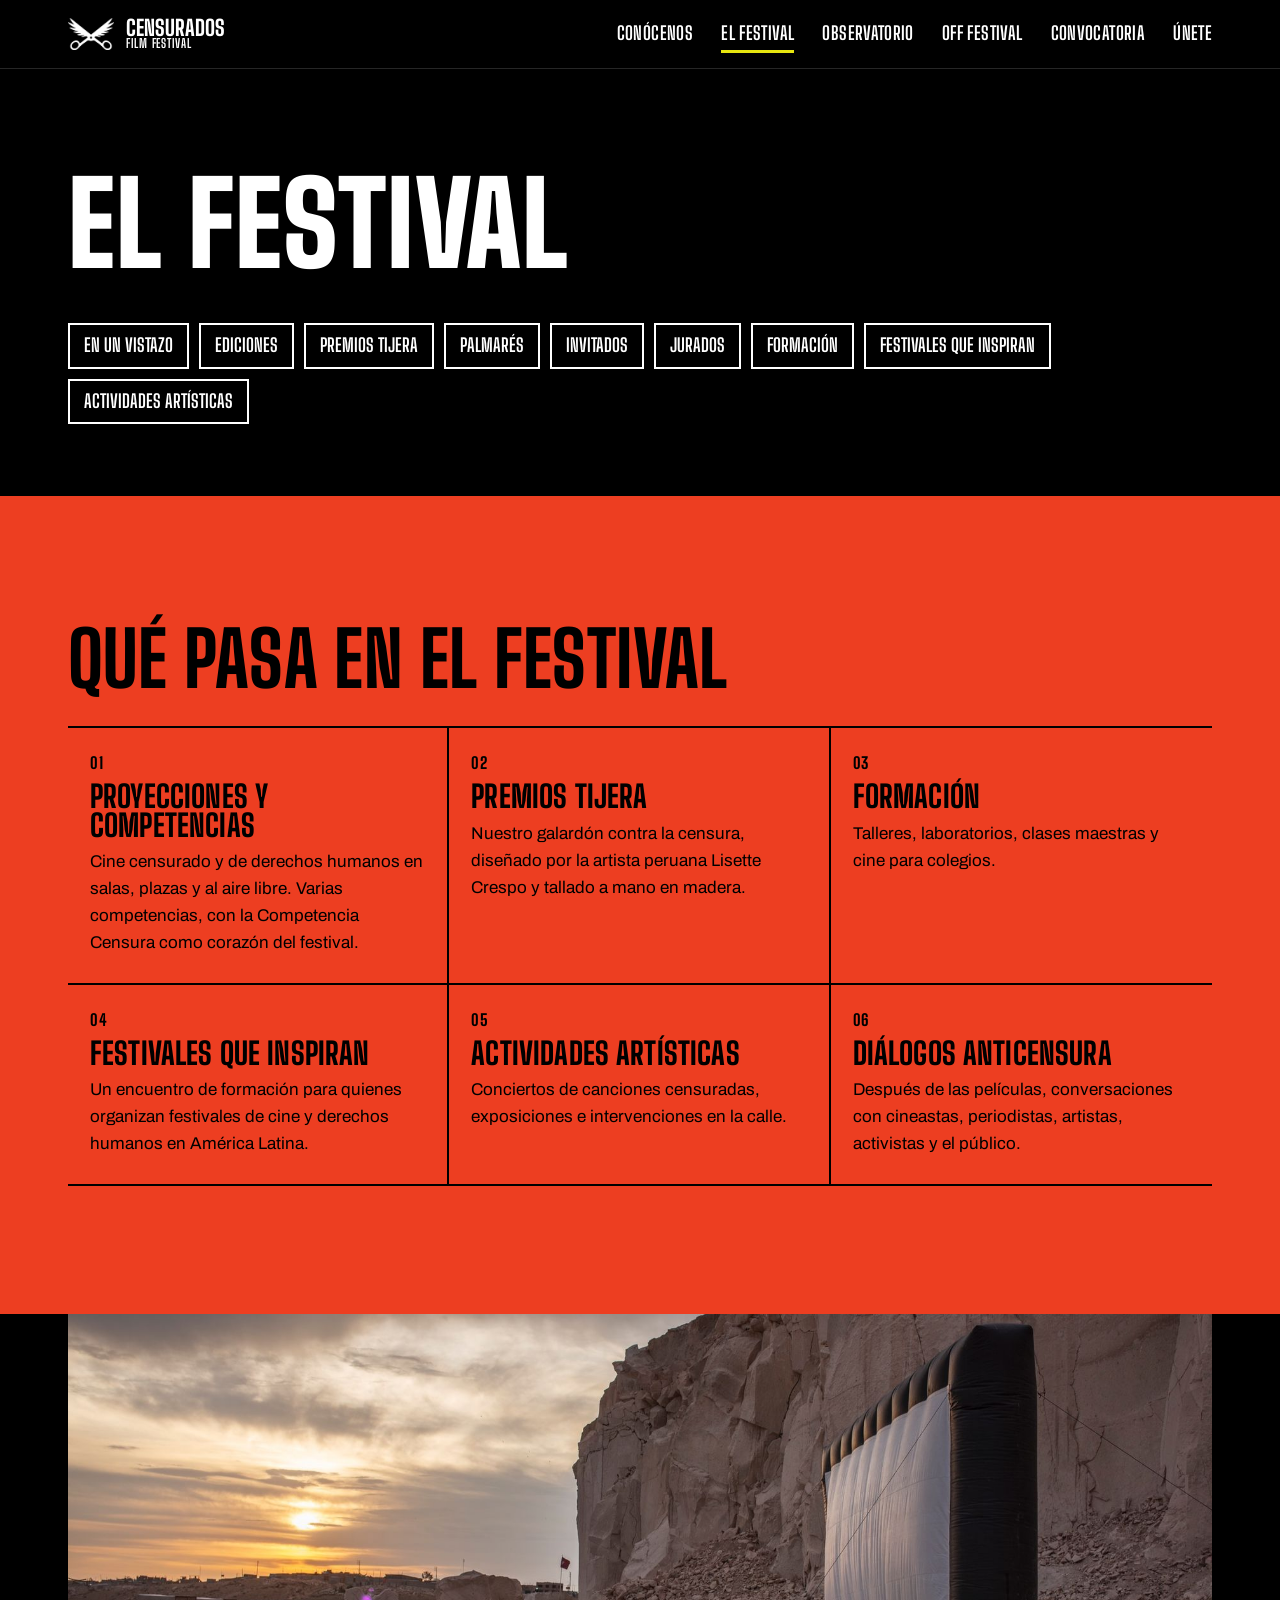
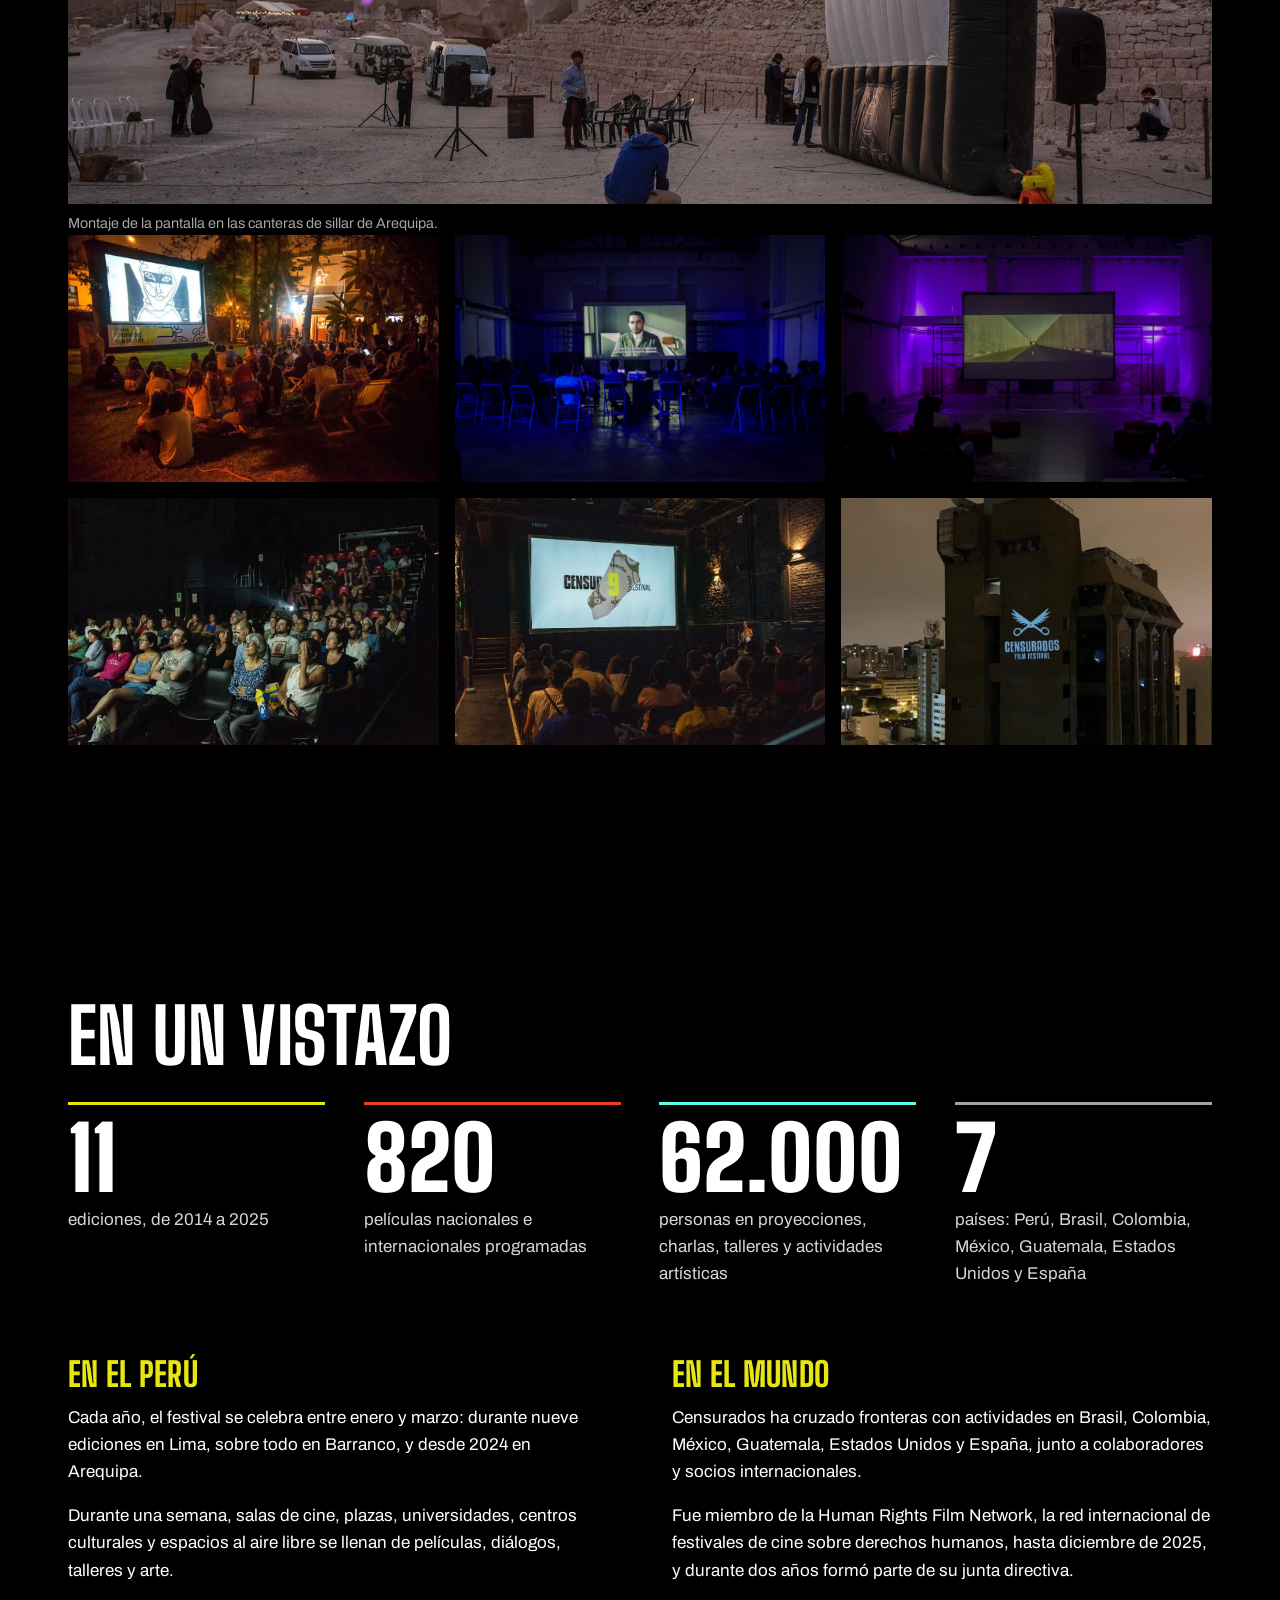
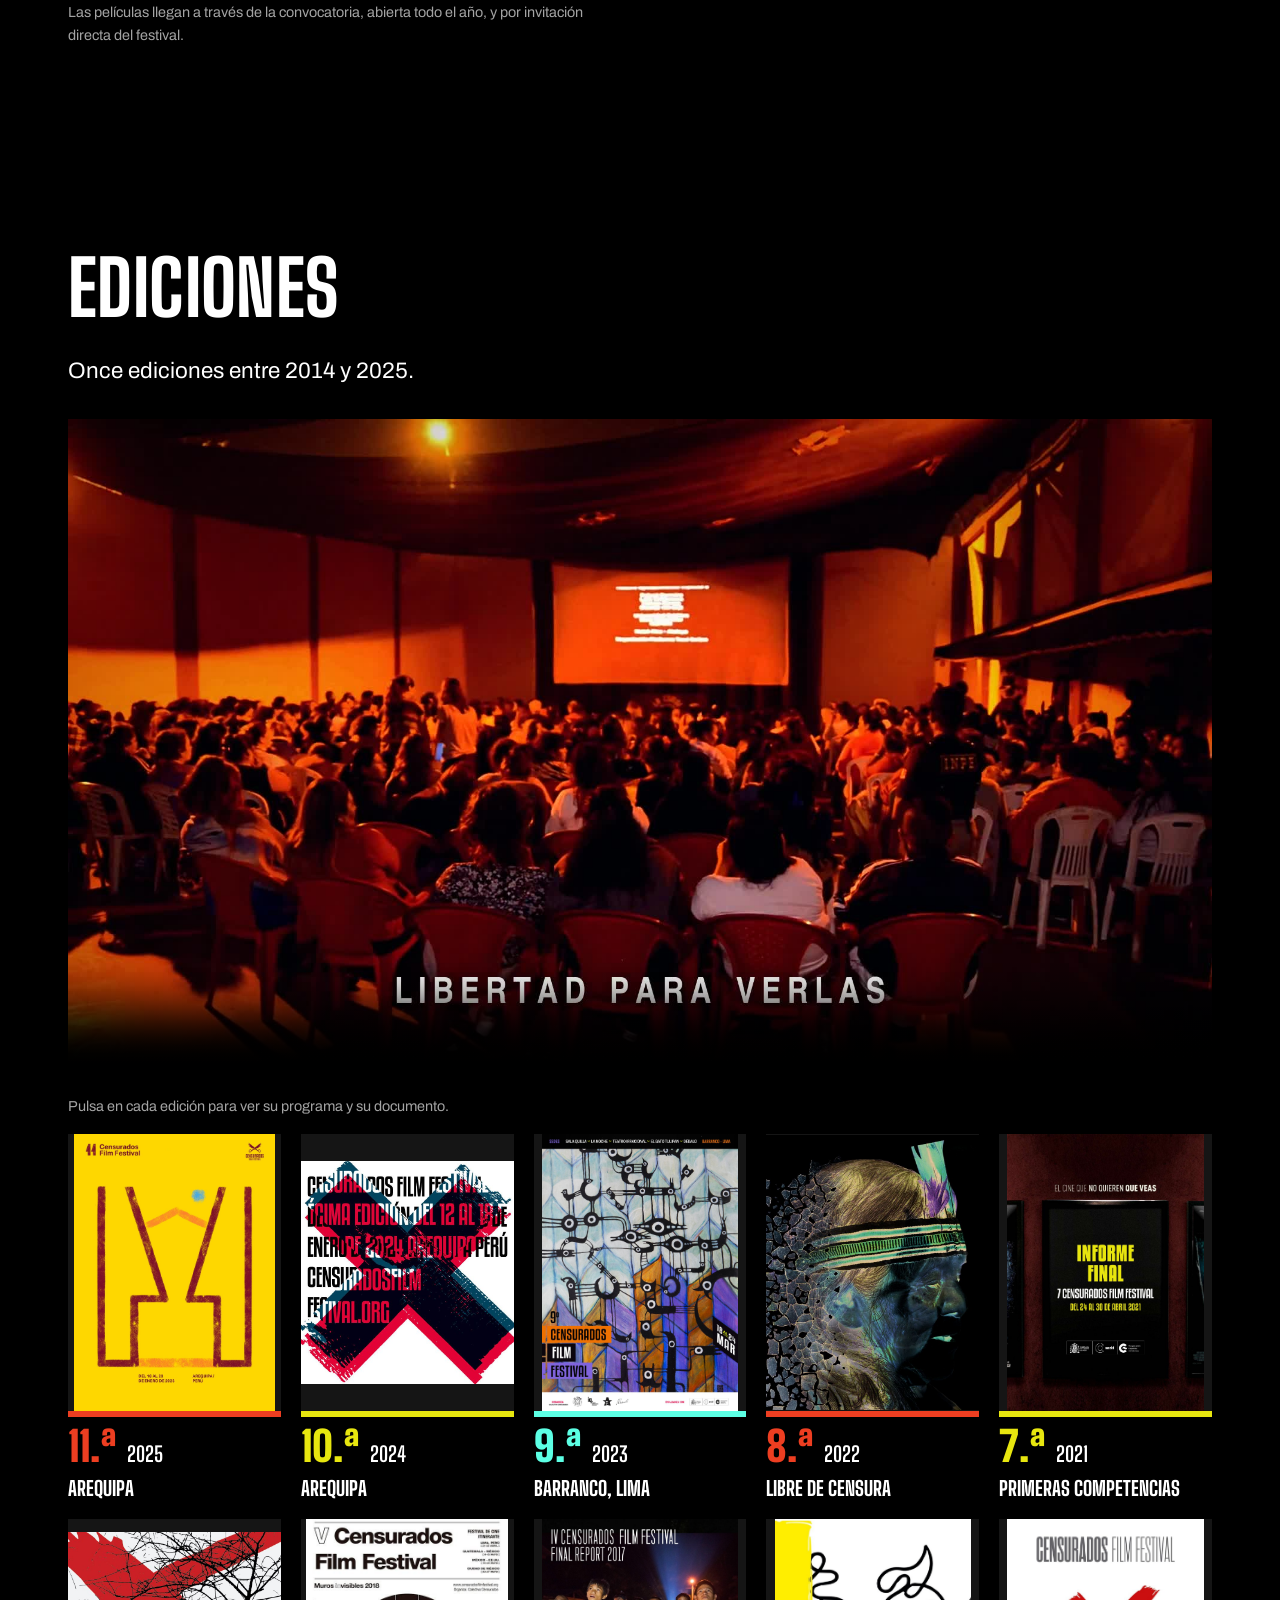
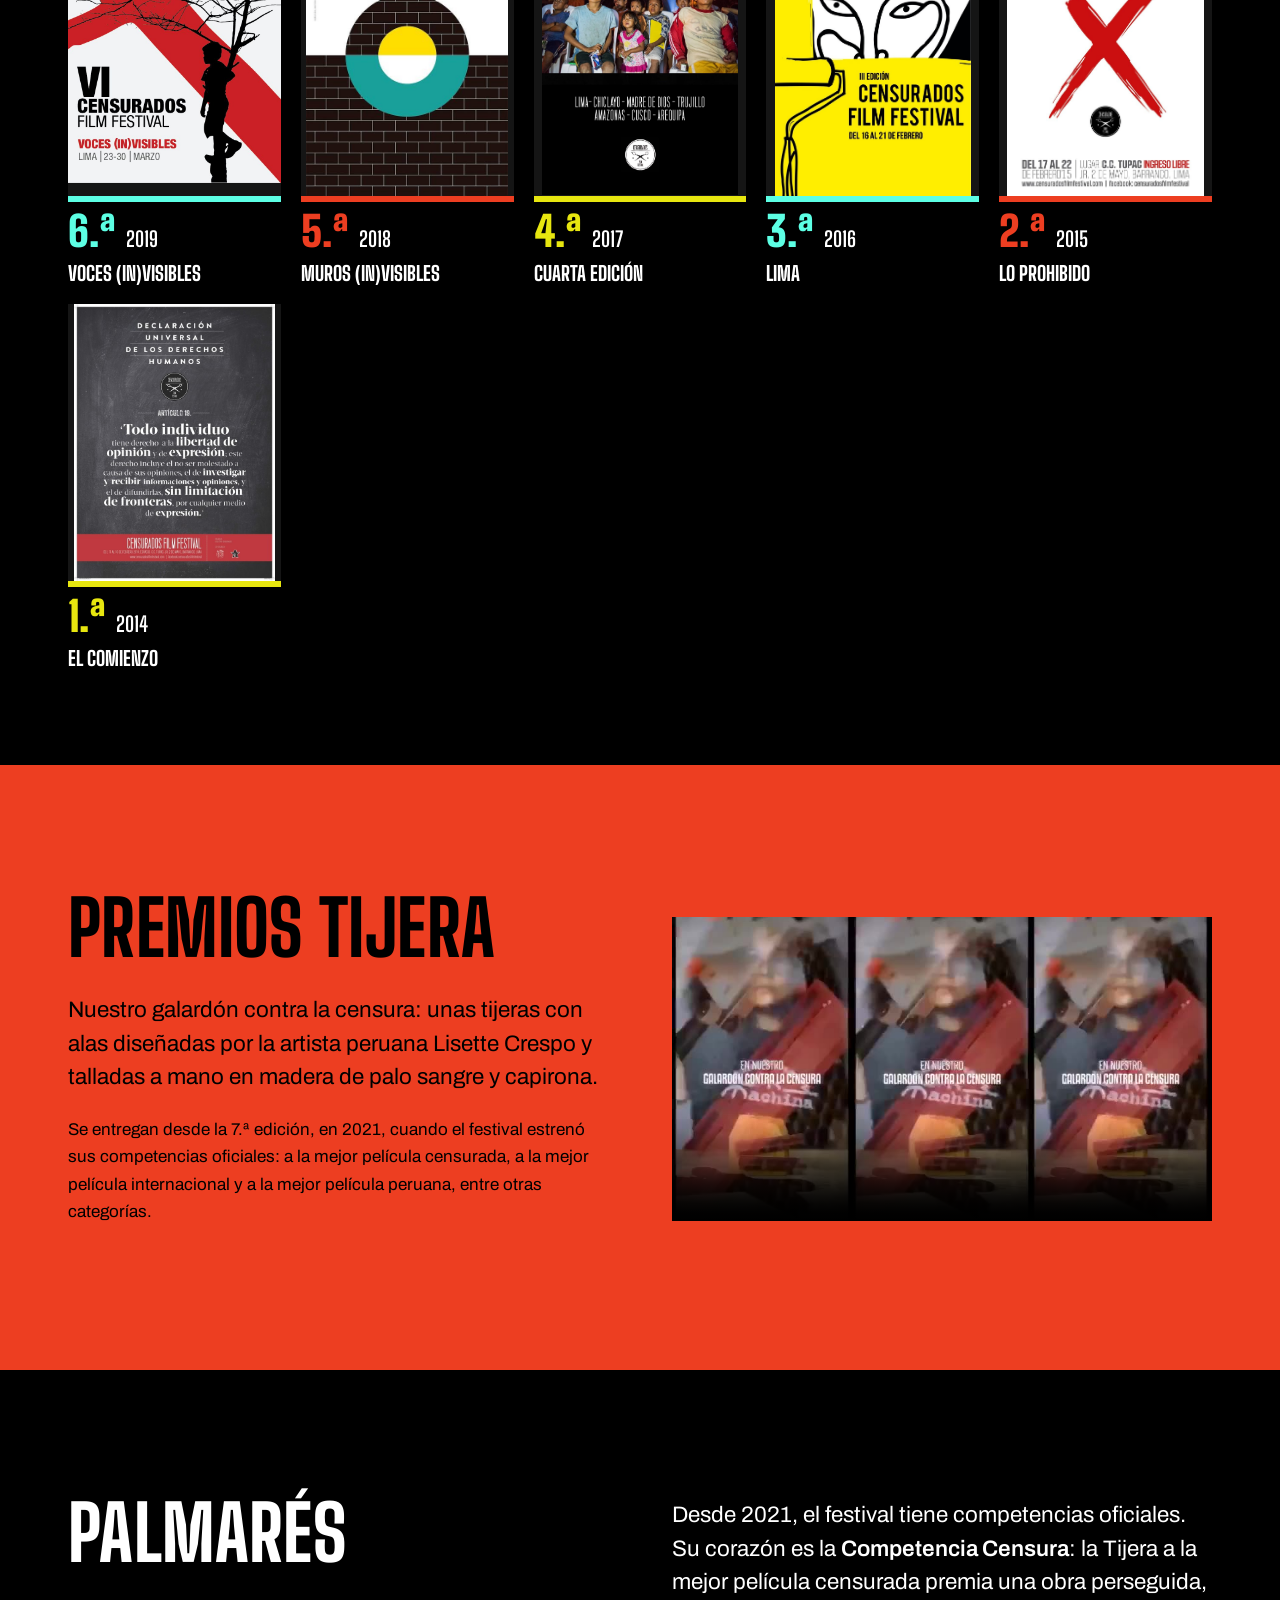
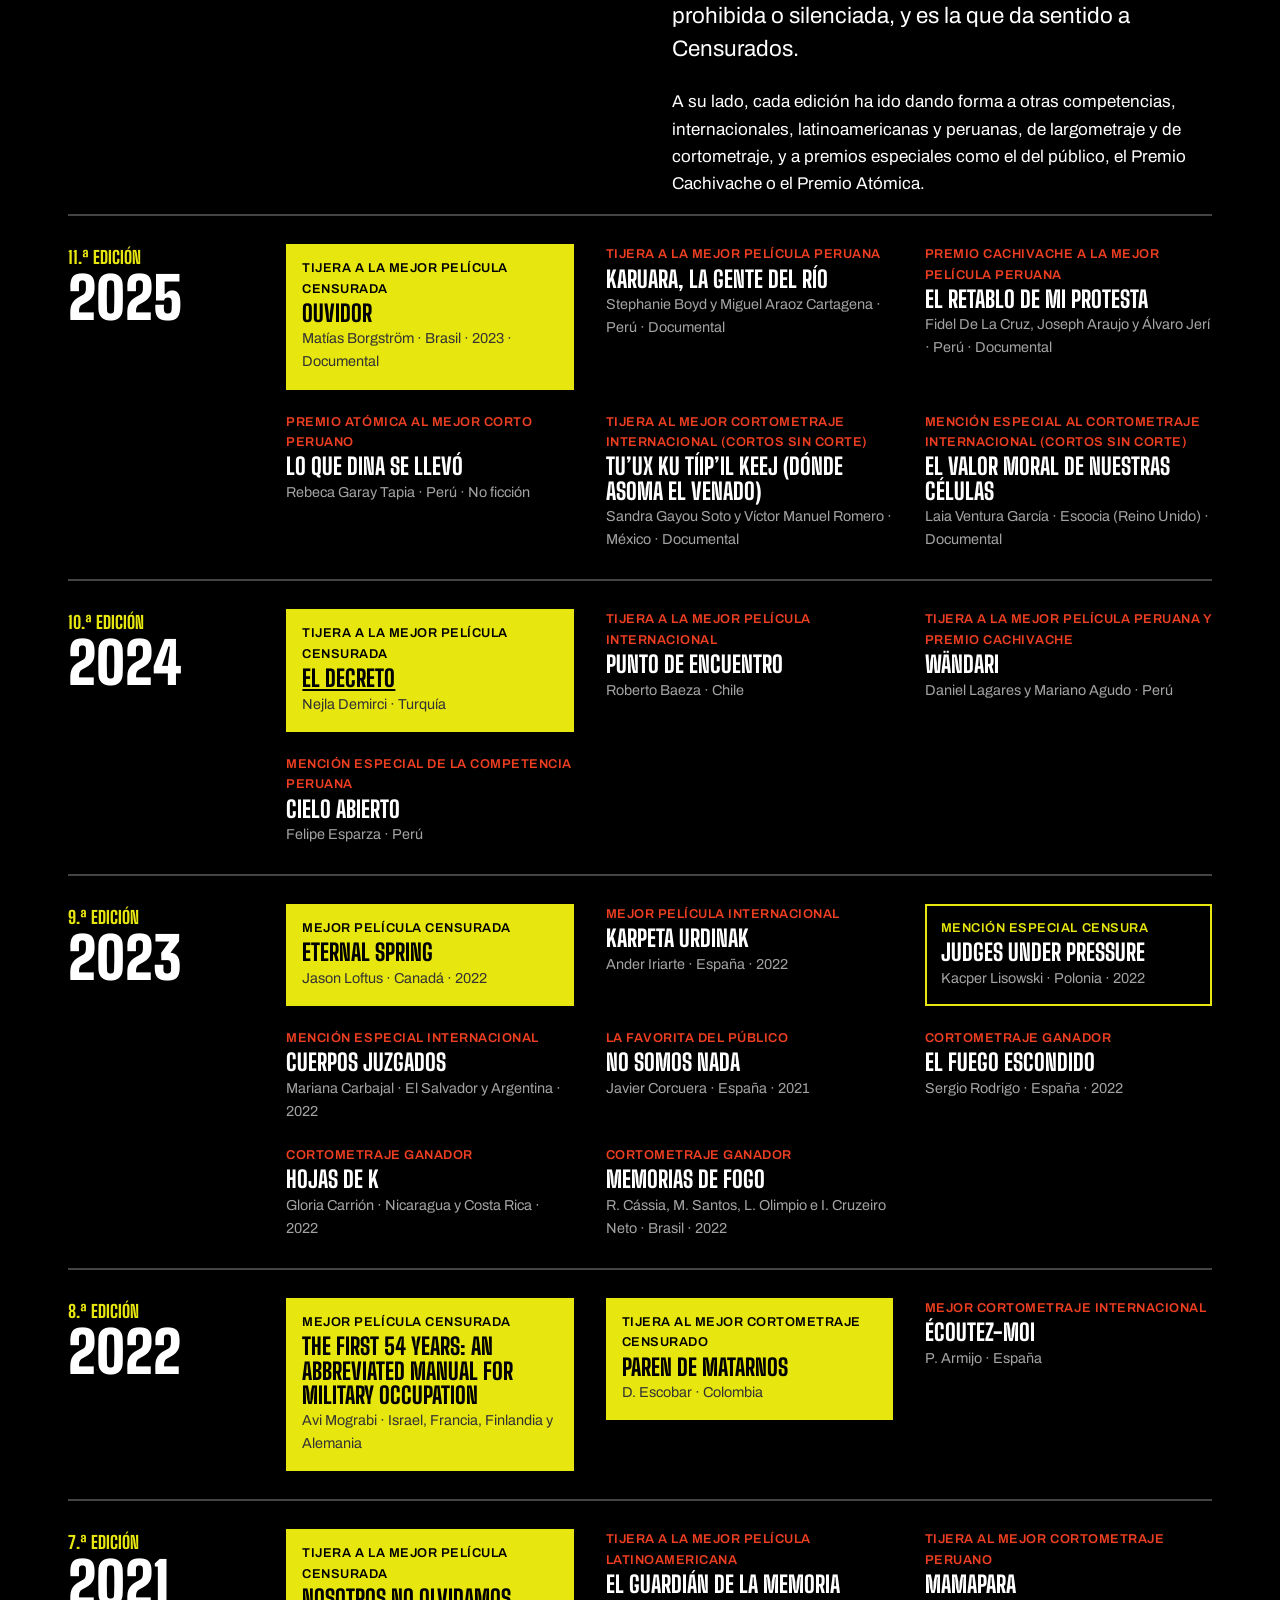
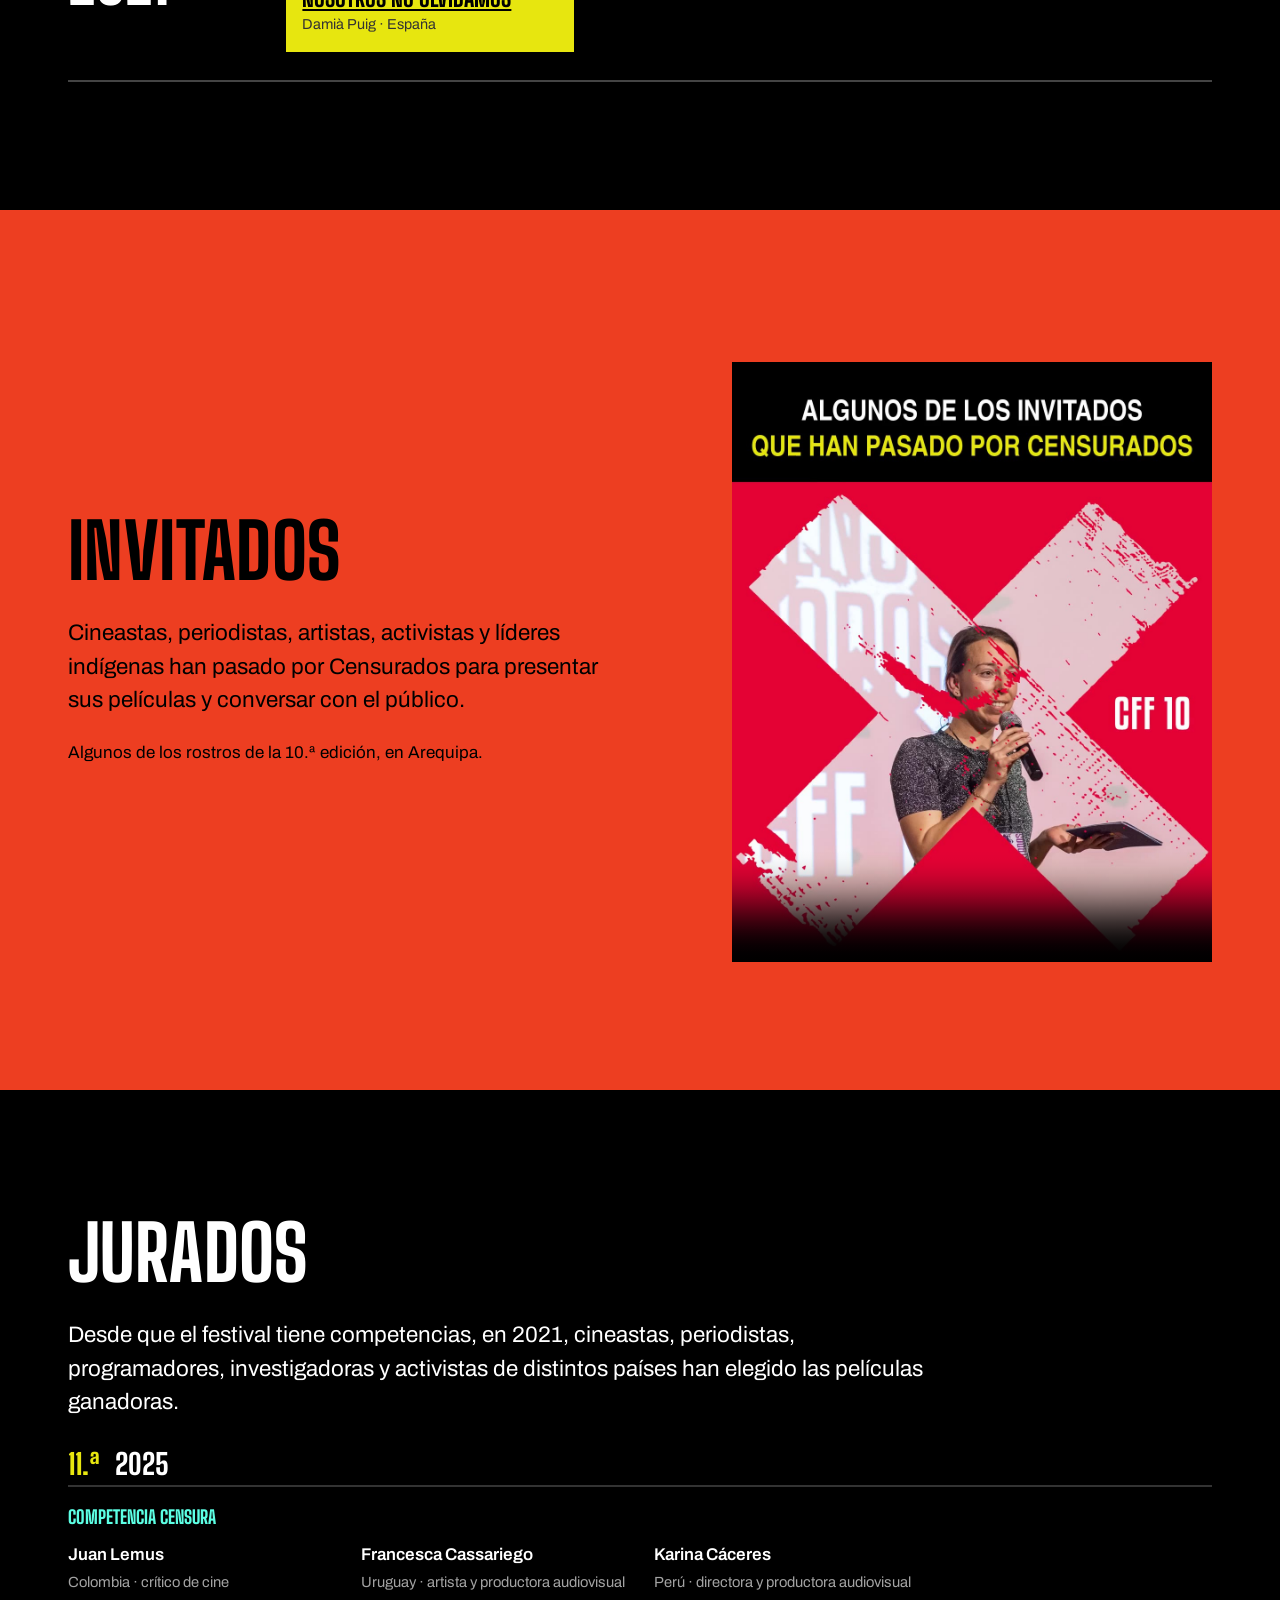
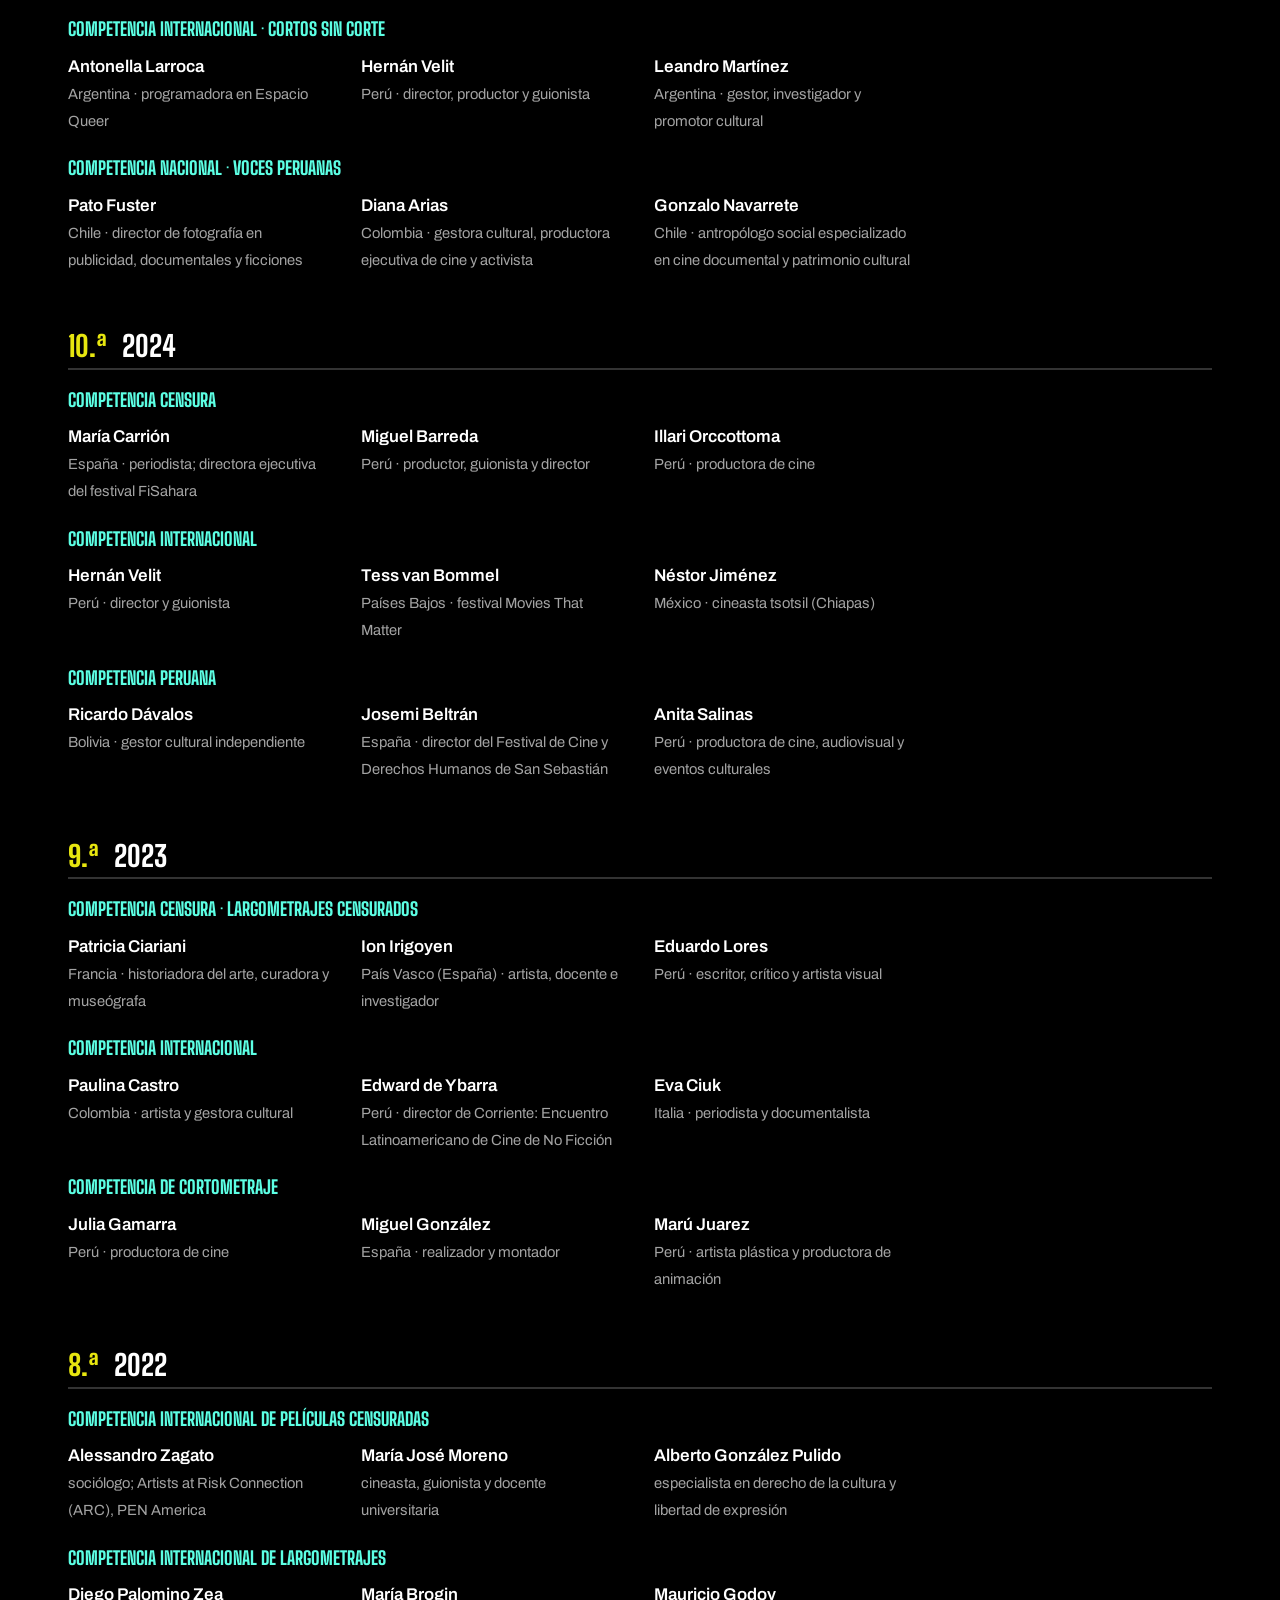
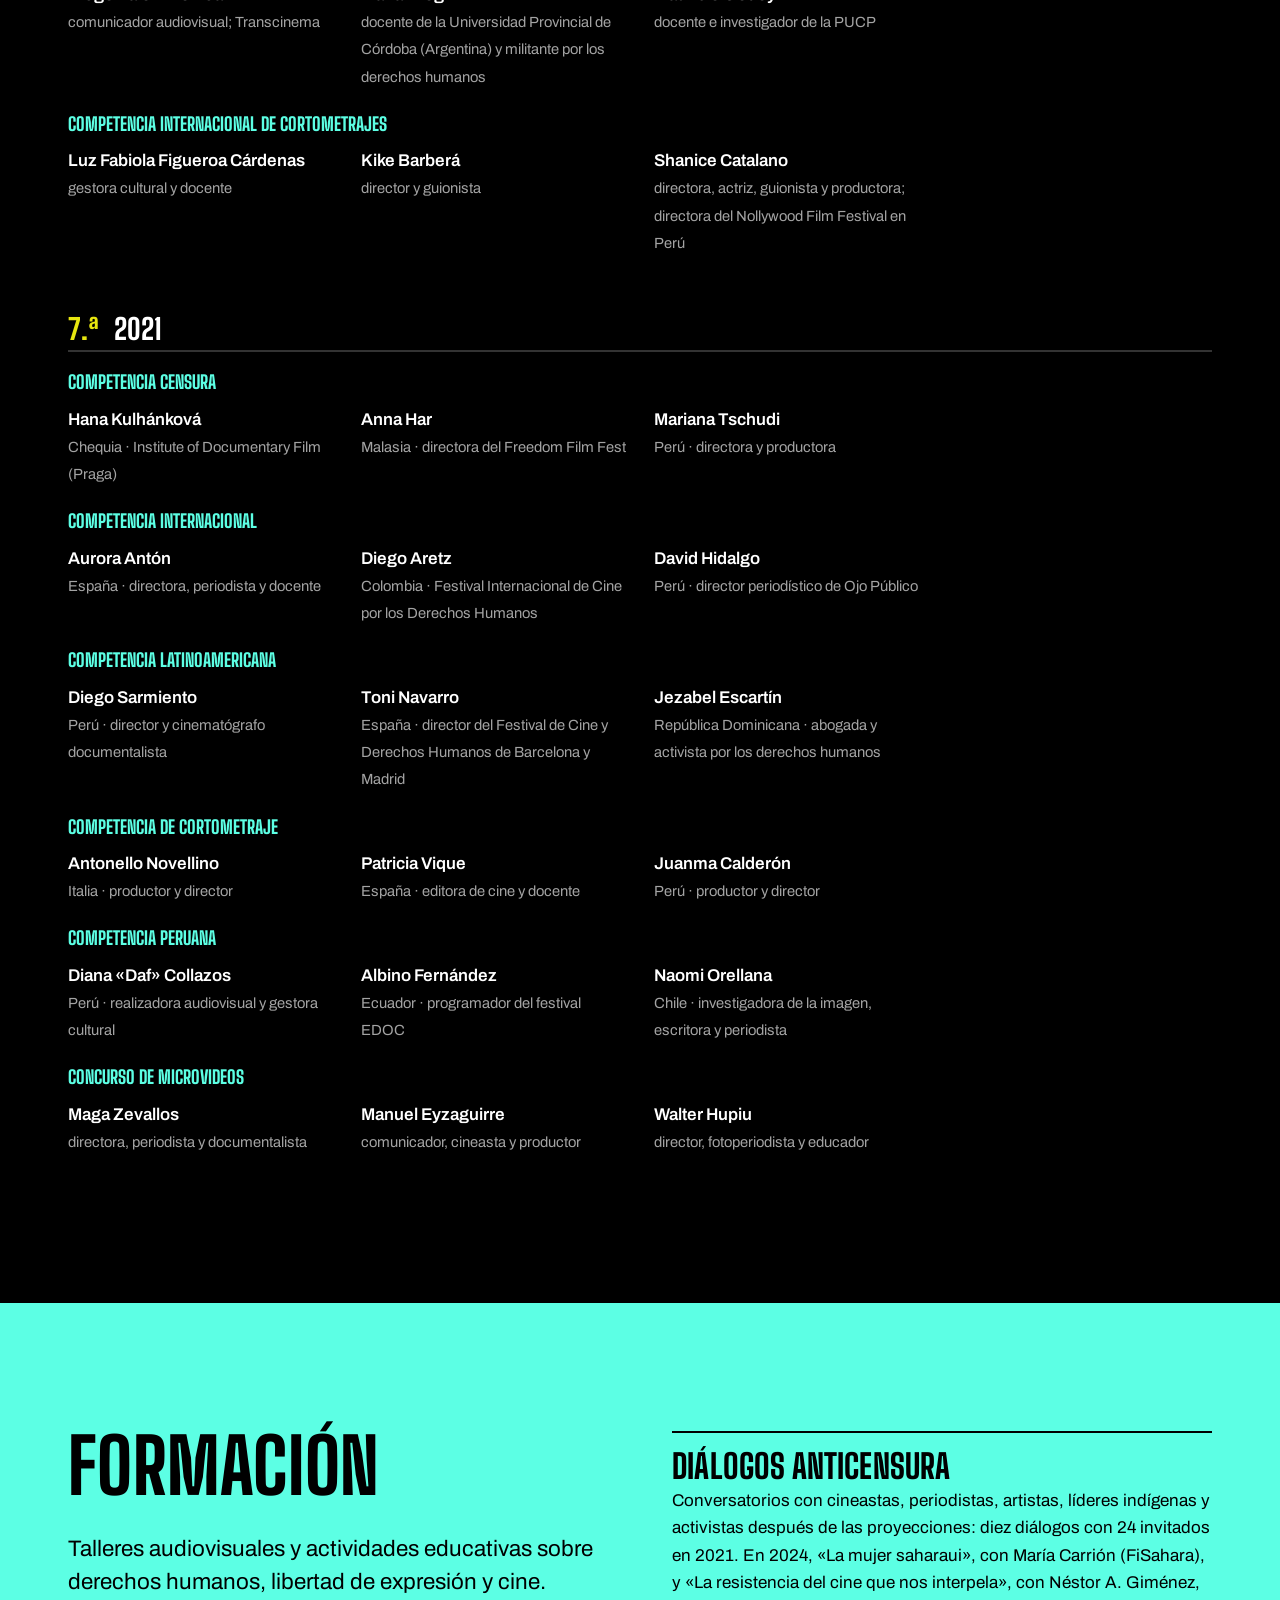
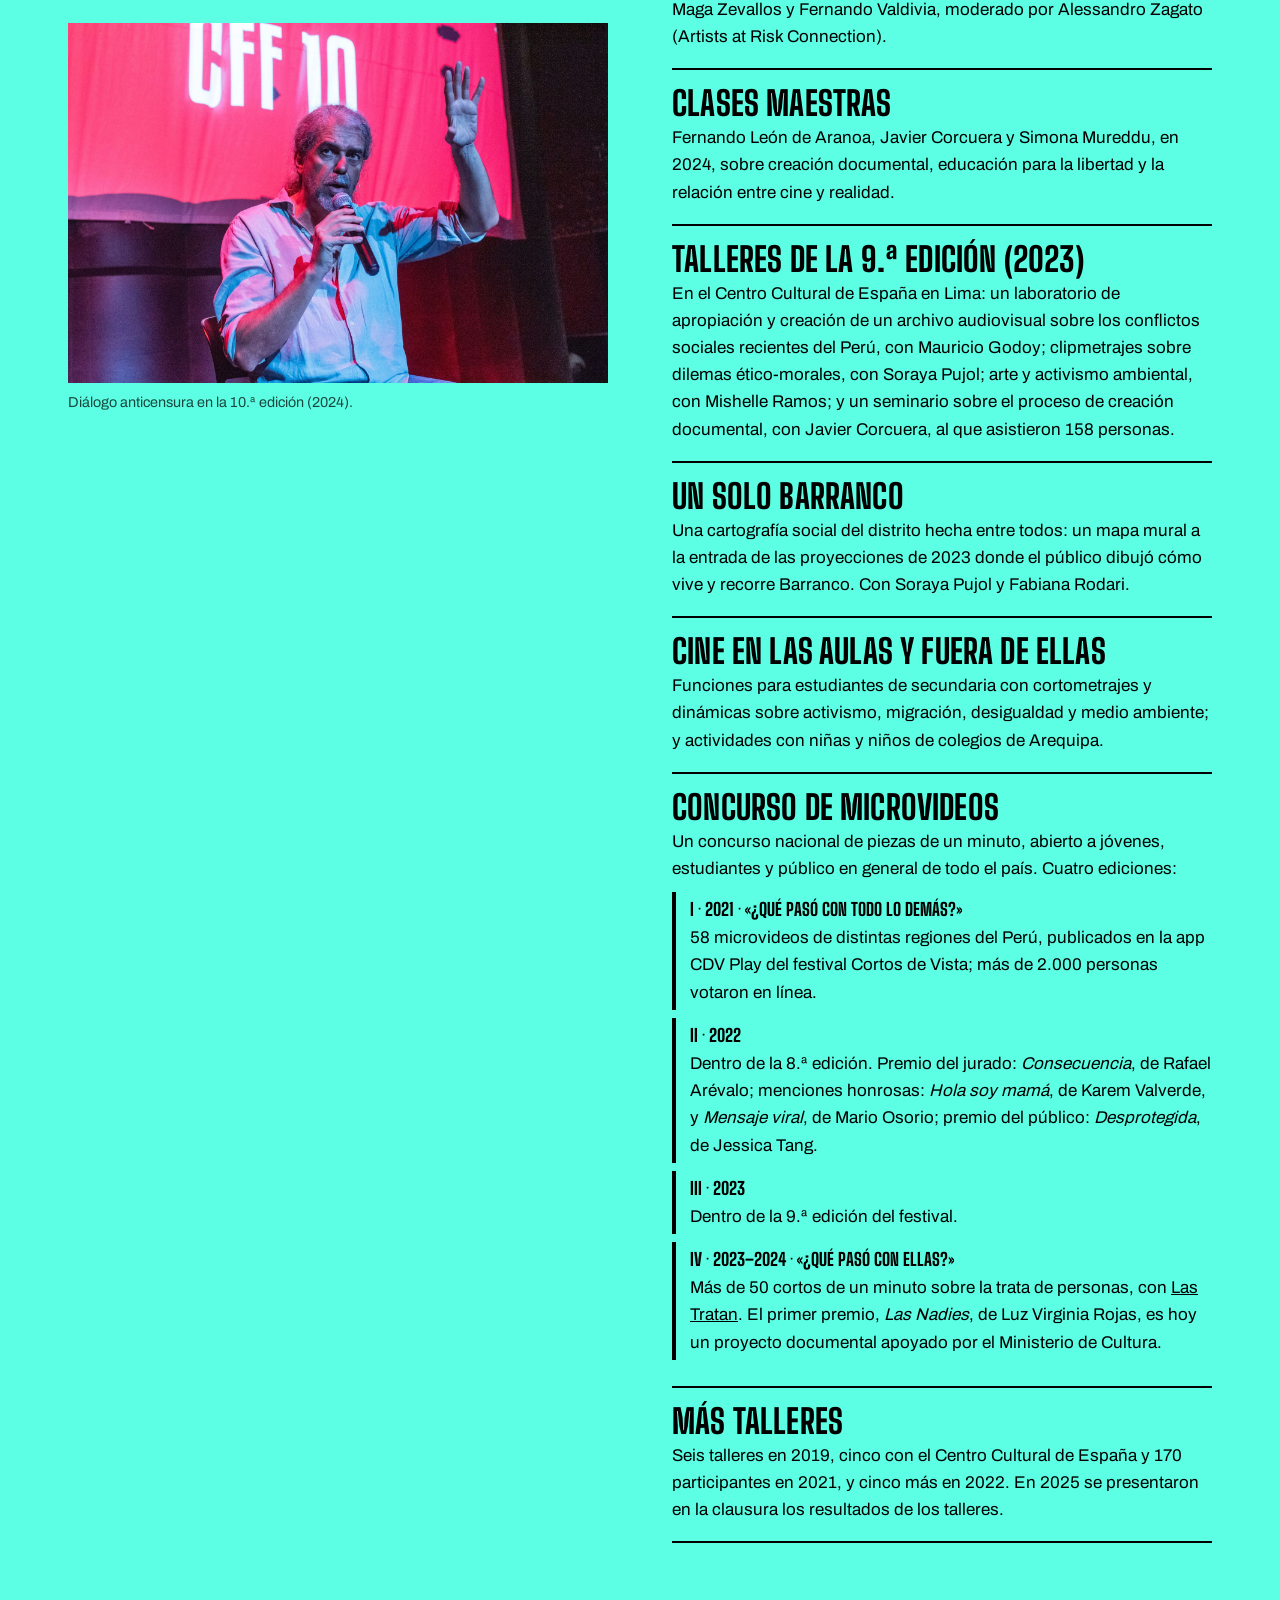
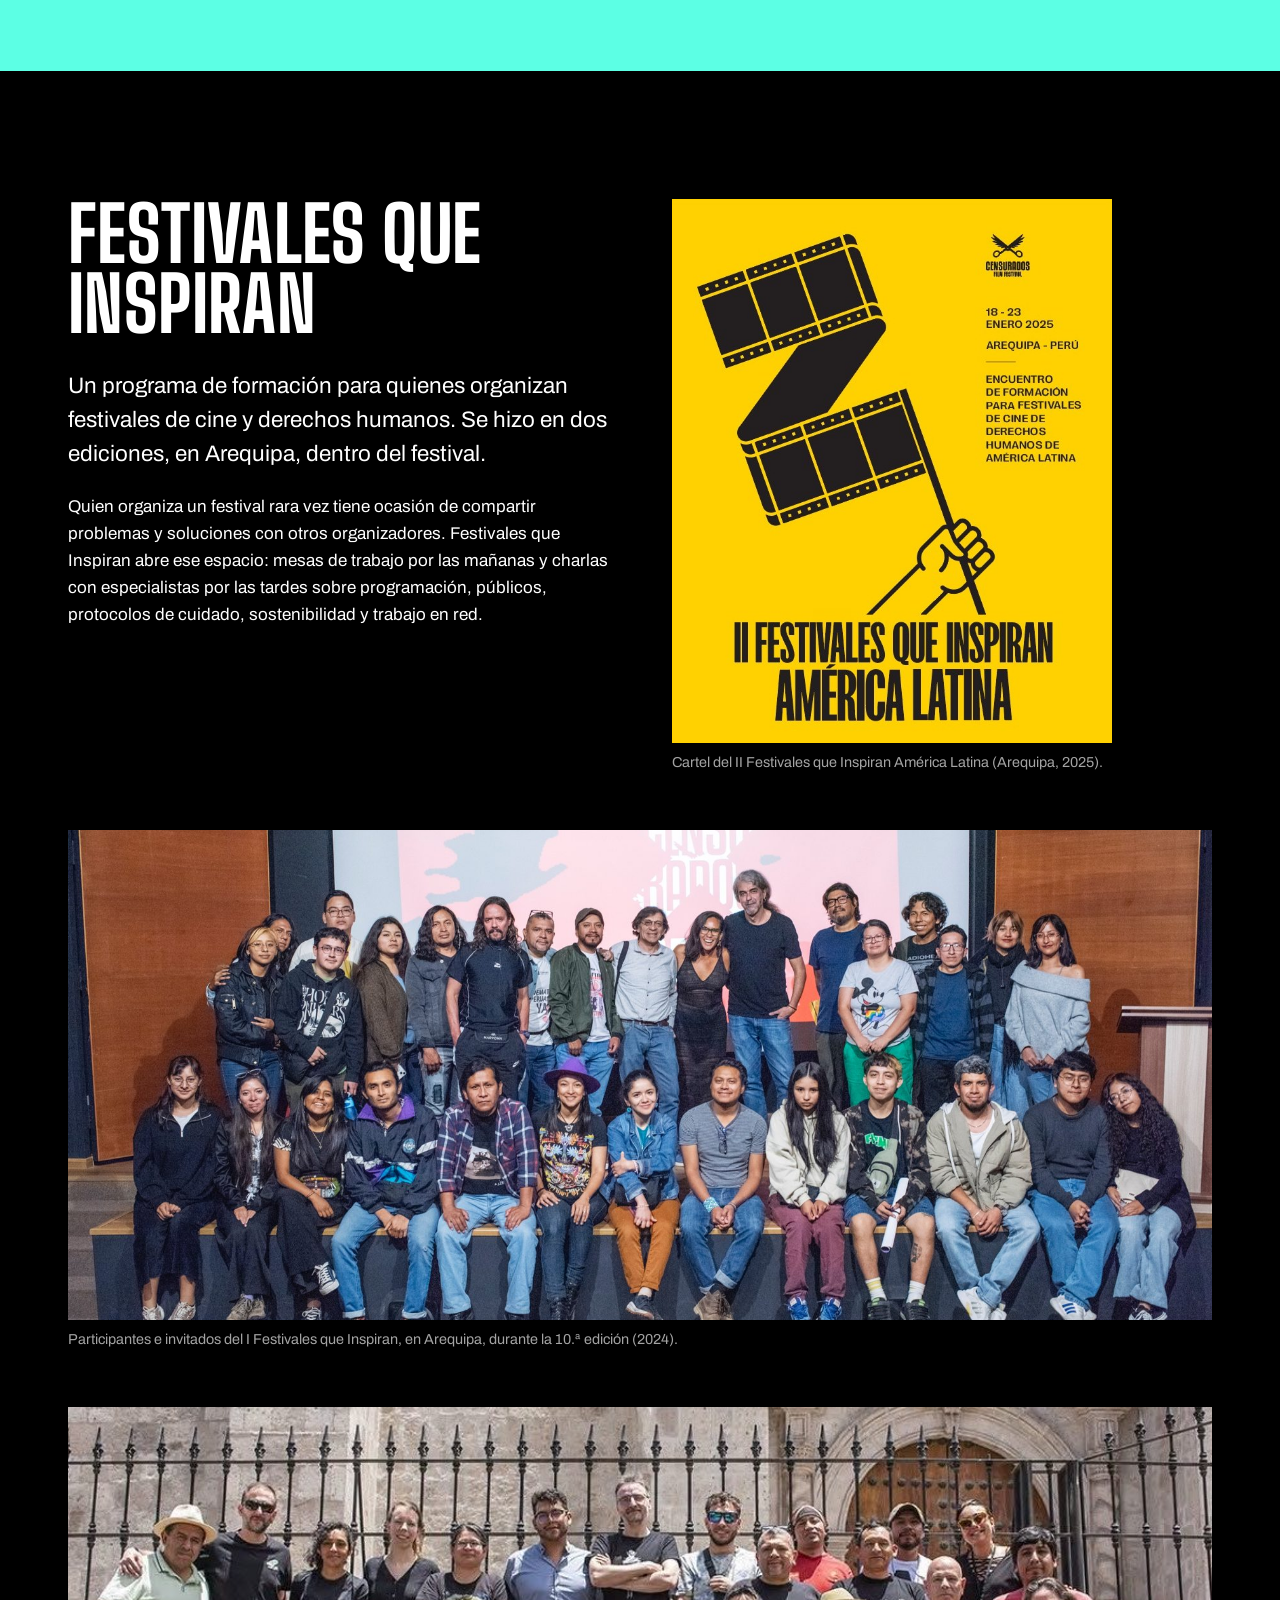
<file: trayectoria.html>
<!doctype html>
<html lang="es">
<head>
<meta charset="utf-8">
<meta name="viewport" content="width=device-width, initial-scale=1">
<title>El festival · Censurados</title>
<meta name="description" content="Censurados Film Festival: once ediciones desde 2014 con proyecciones, formación, diálogos anticensura, actividades artísticas y Festivales que Inspiran.">
<meta property="og:title" content="El festival · Censurados">
<meta property="og:description" content="Censurados Film Festival: once ediciones desde 2014 con proyecciones, formación, diálogos anticensura, actividades artísticas y Festivales que Inspiran.">
<meta property="og:image" content="https://censuradosfilmfestival.com/img/fotos/jardin-tupac-noche.jpg">
<link rel="icon" href="img/icono.png">
<link rel="stylesheet" href="css/estilos.css?v=20261139">
</head>
<body>
<a class="saltar" href="#contenido">Ir al contenido</a>

<header class="cabecera">
  <div class="contenedor">
    <a class="marca" href="index.html"><img src="img/alas-blanco.png" alt="" width="46" height="33"><span>Censurados<small>Film Festival</small></span></a>
    <button class="boton-menu" aria-expanded="false" aria-controls="menu">Menú</button>
    <nav class="menu" id="menu" aria-label="Principal">
      <ul>
        <li><a href="conocenos.html">Conócenos</a></li>
        <li><a href="trayectoria.html" aria-current="page">El festival</a></li>
        <li><a href="observatorio.html">Observatorio</a></li>
        <li><a href="en-ruta.html">Off festival</a></li>
        <li><a href="convocatoria.html">Convocatoria</a></li>
        <li><a href="unete.html">Únete</a></li>
      </ul>
    </nav>
  </div>
</header>

<main id="contenido">
<section class="cabeza-pagina fondo-negro">
    <div class="contenedor">
      <h1>El festival</h1>
      <nav class="subnav" aria-label="Secciones del festival">
        <a href="#vistazo">En un vistazo</a>
        <a href="#festival">Ediciones</a>
        <a href="#premios">Premios Tijera</a>
        <a href="#palmares">Palmarés</a>
        <a href="#invitados">Invitados</a>
        <a href="#jurados">Jurados</a>
        <a href="#formacion">Formación</a>
        <a href="#fqi">Festivales que Inspiran</a>
        <a href="#otras">Actividades artísticas</a>
      </nav>
    </div>
  </section>

  <section class="bloque fondo-rojo" id="que-es">
    <div class="contenedor">
      <h2>Qué pasa en el festival</h2>
      <ul class="pilares">
        <li><a href="#festival"><span class="num">01</span><h3>Proyecciones y competencias</h3><p>Cine censurado y de derechos humanos en salas, plazas y al aire libre. Varias competencias, con la Competencia Censura como corazón del festival.</p></a></li>
        <li><a href="#premios"><span class="num">02</span><h3>Premios Tijera</h3><p>Nuestro galardón contra la censura, diseñado por la artista peruana Lisette Crespo y tallado a mano en madera.</p></a></li>
        <li><a href="#formacion"><span class="num">03</span><h3>Formación</h3><p>Talleres, laboratorios, clases maestras y cine para colegios.</p></a></li>
        <li><a href="#fqi"><span class="num">04</span><h3>Festivales que Inspiran</h3><p>Un encuentro de formación para quienes organizan festivales de cine y derechos humanos en América Latina.</p></a></li>
        <li><a href="#otras"><span class="num">05</span><h3>Actividades artísticas</h3><p>Conciertos de canciones censuradas, exposiciones e intervenciones en la calle.</p></a></li>
        <li><a href="#formacion"><span class="num">06</span><h3>Diálogos anticensura</h3><p>Después de las películas, conversaciones con cineastas, periodistas, artistas, activistas y el público.</p></a></li>
      </ul>
    </div>
  </section>

  <section class="fondo-negro">
    <div class="contenedor">
      <figure class="foto-pie"><img class="foto-ancha" src="img/fotos/pantalla-canteras-atardecer.jpg" alt="Montaje de la pantalla inflable al atardecer junto a la pared de una cantera de sillar" width="1800" height="1201"><figcaption class="pequeno">Montaje de la pantalla en las canteras de sillar de Arequipa.</figcaption></figure>
    </div>
  </section>

  <section class="bloque fondo-negro bloque-galeria" id="imagenes" aria-label="El festival en imágenes">
    <div class="contenedor galeria galeria-3">
      <figure><img src="img/fotos/jardin-ii-edicion.jpg" alt="Público sentado en el césped frente a la pantalla inflable de Censurados, de noche, en el jardín" loading="lazy"></figure>
      <figure><img src="img/fotos/sala-proyeccion-azul.jpg" alt="Proyección en una nave con luz azul: el público en sillas plegables frente a la pantalla, con subtítulos en español" loading="lazy"></figure>
      <figure><img src="img/fotos/sala-proyeccion-violeta.jpg" alt="Pantalla sobre andamios en una nave iluminada de violeta, con el público en penumbra" loading="lazy"></figure>
      <figure><img src="img/fotos/publico-sala-cff9.jpg" alt="Público atento en una sala oscura durante una proyección de la 9.ª edición, con gradas al fondo" loading="lazy"></figure>
      <figure><img src="img/fotos/pantalla-cff9.jpg" alt="Sala con muros de ladrillo; en la pantalla, el logo de la 9.ª edición de Censurados mientras una persona presenta la sesión" loading="lazy"></figure>
      <figure><img src="img/fotos/logo-edificio.jpg" alt="El logo de Censurados Film Festival proyectado de noche sobre la fachada de un edificio de Lima" loading="lazy"></figure>
    </div>
  </section>

  <section class="bloque fondo-negro" id="vistazo">
    <div class="contenedor">
      <h2>En un vistazo</h2>
      <ul class="cifras">
        <li><strong>11</strong><span>ediciones, de 2014 a 2025</span></li>
        <li><strong>820</strong><span>películas nacionales e internacionales programadas</span></li>
        <li><strong>62.000</strong><span>personas en proyecciones, charlas, talleres y actividades artísticas</span></li>
        <li><strong>7</strong><span>países: Perú, Brasil, Colombia, México, Guatemala, Estados Unidos y España</span></li>
      </ul>
      <div class="dos-columnas vistazo-textos">
        <div>
          <h3>En el Perú</h3>
          <p>Cada año, el festival se celebra entre enero y marzo: durante nueve ediciones en Lima, sobre todo en Barranco, y desde 2024 en Arequipa.</p>
          <p>Durante una semana, salas de cine, plazas, universidades, centros culturales y espacios al aire libre se llenan de películas, diálogos, talleres y arte.</p>
        </div>
        <div>
          <h3>En el mundo</h3>
          <p>Censurados ha cruzado fronteras con actividades en Brasil, Colombia, México, Guatemala, Estados Unidos y España, junto a colaboradores y socios internacionales.</p>
          <p>Fue miembro de la Human Rights Film Network, la red internacional de festivales de cine sobre derechos humanos, hasta diciembre de 2025, y durante dos años formó parte de su junta directiva.</p>
        </div>
      </div>
      <p class="pequeno">Las películas llegan a través de la convocatoria, abierta todo el año, y por invitación directa del festival.</p>
    </div>
  </section>

  <section class="fondo-negro" id="festival" style="padding:64px 0 96px">
    <div class="contenedor">
      <h2>Ediciones</h2>
      <p class="entradilla">Once ediciones entre 2014 y 2025.</p>
      <figure class="video-resumen">
        <video class="video" controls preload="none" playsinline poster="video/quienes-somos.jpg" aria-label="Censurados: libertad para crear, libertad para ver">
          <source src="video/quienes-somos.mp4" type="video/mp4">
        </video>
      </figure>
      <p class="pequeno ed-ayuda">Pulsa en cada edición para ver su programa y su documento.</p>
      <div class="ediciones-rejilla">
      <article class="edicion" id="e11" style="--color-ed:var(--rojo)">
        <button type="button" class="ed-abrir" aria-haspopup="dialog">
          <span class="ed-portada"><img src="img/ediciones/11cff.jpg" alt="" loading="lazy" width="1162" height="1600"></span>
          <span class="ed-num"><span class="ordinal">11.ª</span><span class="anio">2025</span></span>
          <span class="ed-nombre">Arequipa</span>
        </button>
        <div class="ed-detalle" hidden>
          <p class="ed-cabecera"><span class="ordinal">11.ª</span> edición · 2025</p>
          <h3 class="ed-titulo">Arequipa</h3>
          <p class="lugar">Del 18 al 24 de enero de 2025 · Plaza San Francisco y Cine Umbral, Arequipa</p>
          <p>Inauguración con cine al aire libre en la Plaza San Francisco y el Ballet Folklórico Municipal de Arequipa.</p>
          <ul>
            <li>Película inaugural: <em>Karuara, la gente de río</em>, de Stephanie Boyd y Miguel Araoz Cartagena.</li>
            <li>Tres competencias: Censura, Internacional y Voces Peruanas.</li>
            <li>Premios Tijera a la mejor película censurada, peruana e internacional, y Premio Cachivache.</li>
            <li>II <a href="#fqi">Festivales que Inspiran</a>: 17 festivales de cine y derechos humanos de América Latina.</li>
            <li>Exposiciones en la Galería de la Alianza Francesa y clausura con la Censurados Big Band tocando canciones censuradas.</li>
          </ul>
          <p class="ed-pdf"><a href="docs/ediciones/censurados-11-edicion.pdf" target="_blank" rel="noopener">Programa de la 11.ª edición <span>(PDF · 2,7 MB)</span></a></p>
          <figure><a class="ed-cartel" href="docs/ediciones/censurados-11-edicion.pdf" target="_blank" rel="noopener" title="Abrir el documento de la 11.ª edición (PDF)"><img src="img/ediciones/11cff.jpg" alt="Cartel de la 11.ª edición" loading="lazy" width="1162" height="1600"></a></figure>
        </div>
      </article>

      <article class="edicion" id="e10" style="--color-ed:var(--amarillo)">
        <button type="button" class="ed-abrir" aria-haspopup="dialog">
          <span class="ed-portada"><img src="img/ediciones/10cff.jpg" alt="" loading="lazy" width="710" height="743"></span>
          <span class="ed-num"><span class="ordinal">10.ª</span><span class="anio">2024</span></span>
          <span class="ed-nombre">Arequipa</span>
        </button>
        <div class="ed-detalle" hidden>
          <p class="ed-cabecera"><span class="ordinal">10.ª</span> edición · 2024</p>
          <h3 class="ed-titulo">Arequipa</h3>
          <p class="lugar">Del 12 al 18 de enero de 2024 · Plaza San Francisco, Alianza Francesa y Cine Umbral, Arequipa</p>
          <p>Para su décima edición, la sede central del festival se trasladó de Lima a Arequipa.</p>
          <ul>
            <li>Película inaugural: <em>Diógenes</em>, de Leonardo Barbuy La Torre.</li>
            <li>Competencia Censura con <em>El decreto</em> (Turquía), Tijera a la mejor película censurada, <em>La Habana de Fito</em>, <em>Las y los Minúscules</em>, <em>Transformation</em> y <em>Vicenta B</em>.</li>
            <li>Clases maestras de Fernando León de Aranoa, Javier Corcuera y Simona Mureddu.</li>
            <li>Cine al aire libre en las canteras de sillar y una proyección especial en el Penal de Mujeres de Arequipa.</li>
            <li>Diálogo anticensura con María Carrión, directora ejecutiva de FiSahara.</li>
            <li>Primera edición de <a href="#fqi">Festivales que Inspiran</a>, encuentro de festivales de cine peruanos.</li>
          </ul>
          <p class="ed-pdf"><a href="docs/ediciones/censurados-10-edicion.pdf" target="_blank" rel="noopener">Programa de la 10.ª edición <span>(PDF · 1,9 MB)</span></a></p>
          <figure><a class="ed-cartel" href="docs/ediciones/censurados-10-edicion.pdf" target="_blank" rel="noopener" title="Abrir el documento de la 10.ª edición (PDF)"><img src="img/ediciones/10cff.jpg" alt="Cartel de la 10.ª edición" loading="lazy" width="710" height="743"></a></figure>
        </div>
      </article>

      <article class="edicion" id="e9" style="--color-ed:var(--agua)">
        <button type="button" class="ed-abrir" aria-haspopup="dialog">
          <span class="ed-portada"><img src="img/ediciones/9cff.jpg" alt="" loading="lazy" width="1131" height="1600"></span>
          <span class="ed-num"><span class="ordinal">9.ª</span><span class="anio">2023</span></span>
          <span class="ed-nombre">Barranco, Lima</span>
        </button>
        <div class="ed-detalle" hidden>
          <p class="ed-cabecera"><span class="ordinal">9.ª</span> edición · 2023</p>
          <h3 class="ed-titulo">Barranco, Lima</h3>
          <p class="lugar">Del 18 al 25 de marzo de 2023 · Sala Quilla, El Gato Tulipán, Dédalo, La Rebelde, La Noche y Cine Teatro Irracional</p>
          <p>Inauguración en la calle con «La bajada de la libertad» en la Bajada de Baños, exposiciones e intervenciones artísticas.</p>
          <ul>
            <li>Película de apertura: <em>Eternal Spring</em>, de Jason Loftus.</li>
            <li>Manifiesto colectivo por la libertad artística.</li>
            <li>Sonidos de la censura: escenas censuradas musicalizadas en directo.</li>
            <li>52 películas, elegidas entre 1.450 inscritas de 24 países; más de 50 proyecciones en 10 sedes y cerca de 4.000 asistentes.</li>
            <li>Seis actividades de <a href="#formacion">formación</a>.</li>
          </ul>
          <p class="ed-pdf"><a href="docs/ediciones/censurados-9-edicion.pdf" target="_blank" rel="noopener">Las ganadoras de la 9.ª edición <span>(PDF · 997 KB)</span></a></p>
          <figure><a class="ed-cartel" href="docs/ediciones/censurados-9-edicion.pdf" target="_blank" rel="noopener" title="Abrir el documento de la 9.ª edición (PDF)"><img src="img/ediciones/9cff.jpg" alt="Cartel de la 9.ª edición" loading="lazy" width="1131" height="1600"></a></figure>
        </div>
      </article>

      <article class="edicion" id="e8" style="--color-ed:var(--rojo)">
        <button type="button" class="ed-abrir" aria-haspopup="dialog">
          <span class="ed-portada"><img src="img/ediciones/8cff.jpg" alt="" loading="lazy" width="712" height="922"></span>
          <span class="ed-num"><span class="ordinal">8.ª</span><span class="anio">2022</span></span>
          <span class="ed-nombre">Libre de censura</span>
        </button>
        <div class="ed-detalle" hidden>
          <p class="ed-cabecera"><span class="ordinal">8.ª</span> edición · 2022</p>
          <h3 class="ed-titulo">Libre de censura</h3>
          <p class="lugar">Del 2 al 8 de abril de 2022 · Barranco, Lima</p>
          <p>55 películas de 26 países, cuatro competencias internacionales, una selección oficial peruana, siete muestras especiales, cinco talleres y ocho diálogos anticensura.</p>
          <ul>
            <li>Foco especial «Tierra nuestra – Defensores de la Amazonía», con líderes indígenas en diálogo con el público.</li>
            <li>Competencia Censura en el Centro Cultural de España, con <em>Nicaragua, patria libre para vivir</em> y <em>Mara</em>.</li>
          </ul>
          <p class="ed-pdf"><a href="docs/ediciones/censurados-8-edicion.pdf" target="_blank" rel="noopener">Informe de la 8.ª edición <span>(PDF · 2,5 MB)</span></a></p>
          <figure><a class="ed-cartel" href="docs/ediciones/censurados-8-edicion.pdf" target="_blank" rel="noopener" title="Abrir el documento de la 8.ª edición (PDF)"><img src="img/ediciones/8cff.jpg" alt="Imagen de la 8.ª edición" loading="lazy" width="712" height="922"></a></figure>
        </div>
      </article>

      <article class="edicion" id="e7" style="--color-ed:var(--amarillo)">
        <button type="button" class="ed-abrir" aria-haspopup="dialog">
          <span class="ed-portada"><img src="img/ediciones/7cff.jpg" alt="" loading="lazy" width="1075" height="1521"></span>
          <span class="ed-num"><span class="ordinal">7.ª</span><span class="anio">2021</span></span>
          <span class="ed-nombre">Primeras competencias</span>
        </button>
        <div class="ed-detalle" hidden>
          <p class="ed-cabecera"><span class="ordinal">7.ª</span> edición · 2021</p>
          <h3 class="ed-titulo">Primeras competencias</h3>
          <p class="lugar">Del 24 al 30 de abril de 2021 · En línea y al aire libre en El Gato Tulipán, Barranco (Lima)</p>
          <p>En plena pandemia, el festival se hizo en línea y con proyecciones al aire libre. Se inauguró con un concierto en streaming desde Barranco en el que se presentó «Canta», la canción oficial del festival.</p>
          <ul>
            <li>Cinco competencias nacionales e internacionales, con 44 películas elegidas entre 2.341 inscritas, y los primeros Premios Tijera.</li>
            <li>Muestras especiales: Las Tratan, Cineastas en primera línea, Marea Verde, Animación sin censura y Primavera (en espera).</li>
            <li>Diez diálogos anticensura con 24 invitados y cinco talleres con el Centro Cultural de España en Lima, con 170 participantes.</li>
            <li>I <a href="#microvideos">Concurso de microvideos</a> «¿Qué pasó con todo lo demás?», con 58 piezas de distintas regiones del país.</li>
          </ul>
          <p class="ed-pdf"><a href="docs/ediciones/censurados-7-edicion.pdf" target="_blank" rel="noopener">Informe de la 7.ª edición <span>(PDF · 1,5 MB)</span></a></p>
          <figure><a class="ed-cartel" href="docs/ediciones/censurados-7-edicion.pdf" target="_blank" rel="noopener" title="Abrir el documento de la 7.ª edición (PDF)"><img src="img/ediciones/7cff.jpg" alt="Portada del informe de la 7.ª edición" loading="lazy" width="1075" height="1521"></a></figure>
        </div>
      </article>

      <article class="edicion" id="e6" style="--color-ed:var(--agua)">
        <button type="button" class="ed-abrir" aria-haspopup="dialog">
          <span class="ed-portada"><img src="img/ediciones/6cff.jpg" alt="" loading="lazy" width="700" height="828"></span>
          <span class="ed-num"><span class="ordinal">6.ª</span><span class="anio">2019</span></span>
          <span class="ed-nombre">Voces (In)visibles</span>
        </button>
        <div class="ed-detalle" hidden>
          <p class="ed-cabecera"><span class="ordinal">6.ª</span> edición · 2019</p>
          <h3 class="ed-titulo">Voces (In)visibles</h3>
          <p class="lugar">Del 23 de marzo al 10 de junio de 2019 · Lima, Ucayali, Tumbes, Trujillo, Chiclayo, Arequipa, Tapachula y Ciudad de México (México) y, a través de nuestras contrapartes, Acre (Brasil) y Meta y Nariño (Colombia)</p>
          <p>Un homenaje a las personas que defienden la tierra y el medio ambiente, y una denuncia de los asesinatos y agresiones que sufren.</p>
          <ul>
            <li>55 películas: 20 largometrajes y 35 cortometrajes, elegidos entre 760 recibidos.</li>
            <li>69 proyecciones, 28 debates y 6 talleres audiovisuales.</li>
          </ul>
          <p class="ed-pdf"><a href="docs/ediciones/censurados-6-edicion.pdf" target="_blank" rel="noopener">Informe de la 6.ª edición <span>(PDF · 445 KB)</span></a></p>
          <figure><a class="ed-cartel" href="docs/ediciones/censurados-6-edicion.pdf" target="_blank" rel="noopener" title="Abrir el documento de la 6.ª edición (PDF)"><img src="img/ediciones/6cff.jpg" alt="Cartel de la 6.ª edición, Voces (In)visibles" loading="lazy" width="700" height="828"></a></figure>
        </div>
      </article>

      <article class="edicion" id="e5" style="--color-ed:var(--rojo)">
        <button type="button" class="ed-abrir" aria-haspopup="dialog">
          <span class="ed-portada"><img src="img/ediciones/5cff.jpg" alt="" loading="lazy" width="472" height="650"></span>
          <span class="ed-num"><span class="ordinal">5.ª</span><span class="anio">2018</span></span>
          <span class="ed-nombre">Muros (In)Visibles</span>
        </button>
        <div class="ed-detalle" hidden>
          <p class="ed-cabecera"><span class="ordinal">5.ª</span> edición · 2018</p>
          <h3 class="ed-titulo">Muros (In)Visibles</h3>
          <p class="lugar">Abril y mayo de 2018 · Lima, frontera Guatemala–México, Tijuana–San Diego y Ciudad de México</p>
          <p>«Si los muros hablaran». Una edición especial por el 70.º aniversario de la Declaración Universal de los Derechos Humanos, sobre las barreras visibles e invisibles que separan a las personas.</p>
          <ul>
            <li>Cine al aire libre junto al Muro de la Vergüenza, entre Pamplona Alta y Surco, en Lima.</li>
            <li>Proyecciones en Tapachula, Ciudad Hidalgo, Unión Juárez y Tecún Umán, en la frontera entre Guatemala y México.</li>
          </ul>
          <p class="ed-pdf"><a href="docs/ediciones/censurados-5-edicion.pdf" target="_blank" rel="noopener">Dossier de la 5.ª edición <span>(PDF · 4,1 MB)</span></a></p>
          <figure><a class="ed-cartel" href="docs/ediciones/censurados-5-edicion.pdf" target="_blank" rel="noopener" title="Abrir el documento de la 5.ª edición (PDF)"><img src="img/ediciones/5cff.jpg" alt="Cartel de la 5.ª edición, Muros (In)Visibles" loading="lazy" width="472" height="650"></a></figure>
        </div>
      </article>

      <article class="edicion" id="e4" style="--color-ed:var(--amarillo)">
        <button type="button" class="ed-abrir" aria-haspopup="dialog">
          <span class="ed-portada"><img src="img/ediciones/4cff.jpg" alt="" loading="lazy" width="1075" height="1521"></span>
          <span class="ed-num"><span class="ordinal">4.ª</span><span class="anio">2017</span></span>
          <span class="ed-nombre">Cuarta edición</span>
        </button>
        <div class="ed-detalle" hidden>
          <p class="ed-cabecera"><span class="ordinal">4.ª</span> edición · 2017</p>
          <h3 class="ed-titulo">Cuarta edición</h3>
          <p>Estamos recuperando el programa de esta edición.</p>
          <p class="ed-pdf"><a href="docs/ediciones/censurados-4-edicion.pdf" target="_blank" rel="noopener">Informe de la 4.ª edición <span>(PDF · 2,7 MB)</span></a></p>
          <figure><a class="ed-cartel" href="docs/ediciones/censurados-4-edicion.pdf" target="_blank" rel="noopener" title="Abrir el documento de la 4.ª edición (PDF)"><img src="img/ediciones/4cff.jpg" alt="Portada del informe de la 4.ª edición" loading="lazy" width="1075" height="1521"></a></figure>
        </div>
      </article>

      <article class="edicion" id="e3" style="--color-ed:var(--agua)">
        <button type="button" class="ed-abrir" aria-haspopup="dialog">
          <span class="ed-portada"><img src="img/ediciones/3cff.jpg" alt="" loading="lazy" width="910" height="1287"></span>
          <span class="ed-num"><span class="ordinal">3.ª</span><span class="anio">2016</span></span>
          <span class="ed-nombre">Lima</span>
        </button>
        <div class="ed-detalle" hidden>
          <p class="ed-cabecera"><span class="ordinal">3.ª</span> edición · 2016</p>
          <h3 class="ed-titulo">Lima</h3>
          <p class="lugar">Del 16 al 21 de febrero de 2016 · Lima</p>
          <ul>
            <li>Película inaugural: <em>Behemoth</em>, de Zhao Liang, sobre la minería en Mongolia Interior.</li>
            <li>Homenaje a Keywan Karimi, cineasta iraní condenado a seis años de cárcel y 223 latigazos.</li>
            <li>Muestra «Mujeres en lucha» con el colectivo boliviano Mujeres Creando.</li>
            <li>Conversatorio «Saturnino Huillca, superstar», con Nora de Izcue y Federico García Hurtado.</li>
          </ul>
          <p class="ed-pdf"><a href="docs/ediciones/censurados-3-edicion.pdf" target="_blank" rel="noopener">Programa de la 3.ª edición <span>(PDF · 349 KB)</span></a></p>
          <figure><a class="ed-cartel" href="docs/ediciones/censurados-3-edicion.pdf" target="_blank" rel="noopener" title="Abrir el documento de la 3.ª edición (PDF)"><img src="img/ediciones/3cff.jpg" alt="Cartel de la 3.ª edición" loading="lazy" width="910" height="1287"></a></figure>
        </div>
      </article>

      <article class="edicion" id="e2" style="--color-ed:var(--rojo)">
        <button type="button" class="ed-abrir" aria-haspopup="dialog">
          <span class="ed-portada"><img src="img/ediciones/2cff.jpg" alt="" loading="lazy" width="806" height="1140"></span>
          <span class="ed-num"><span class="ordinal">2.ª</span><span class="anio">2015</span></span>
          <span class="ed-nombre">Lo prohibido</span>
        </button>
        <div class="ed-detalle" hidden>
          <p class="ed-cabecera"><span class="ordinal">2.ª</span> edición · 2015</p>
          <h3 class="ed-titulo">Lo prohibido</h3>
          <p class="lugar">Del 17 al 22 de febrero de 2015 · Tupac – Asociación Cultural, Barranco (Lima)</p>
          <p>Más de 3.200 personas vieron unas 60 películas en los jardines de Tupac, con pantalla inflable y entrada libre.</p>
          <ul>
            <li>Muestras sobre diversidad sexual, Palestina, censura política en el Perú, plantas prohibidas, migración y clásicos censurados.</li>
          </ul>
          <p class="ed-pdf"><a href="docs/ediciones/censurados-2-edicion.pdf" target="_blank" rel="noopener">Informe de la 2.ª edición <span>(PDF · 2,7 MB)</span></a></p>
          <figure><a class="ed-cartel" href="docs/ediciones/censurados-2-edicion.pdf" target="_blank" rel="noopener" title="Abrir el documento de la 2.ª edición (PDF)"><img src="img/ediciones/2cff.jpg" alt="Cartel de la 2.ª edición" loading="lazy" width="806" height="1140"></a></figure>
        </div>
      </article>

      <article class="edicion" id="e1" style="--color-ed:var(--amarillo)">
        <button type="button" class="ed-abrir" aria-haspopup="dialog">
          <span class="ed-portada"><img src="img/ediciones/1cff.jpg" alt="" loading="lazy" width="600" height="830"></span>
          <span class="ed-num"><span class="ordinal">1.ª</span><span class="anio">2014</span></span>
          <span class="ed-nombre">El comienzo</span>
        </button>
        <div class="ed-detalle" hidden>
          <p class="ed-cabecera"><span class="ordinal">1.ª</span> edición · 2014</p>
          <h3 class="ed-titulo">El comienzo</h3>
          <p class="lugar">Del 11 al 16 de febrero de 2014 · C.C. Tupac, Barranco (Lima)</p>
          <p>La primera edición, con ingreso libre, se inauguró con una acción escénica y la musicalización en directo de los besos censurados de <em>Cinema Paradiso</em>.</p>
          <ul>
            <li>Película inaugural: <em>El acto de matar</em>, de Joshua Oppenheimer.</li>
            <li>Mesas «La censura en el cine» y «Ellas son la voz».</li>
            <li>Homenaje a Stefan Kaspar con <em>Gregorio</em> (1984).</li>
          </ul>
          <p class="ed-pdf"><a href="docs/ediciones/censurados-1-edicion.pdf" target="_blank" rel="noopener">Programa de la 1.ª edición <span>(PDF · 322 KB)</span></a></p>
          <figure><a class="ed-cartel" href="docs/ediciones/censurados-1-edicion.pdf" target="_blank" rel="noopener" title="Abrir el documento de la 1.ª edición (PDF)"><img src="img/ediciones/1cff.jpg" alt="Cartel de la 1.ª edición, con el artículo 19 de la Declaración Universal de los Derechos Humanos" loading="lazy" width="600" height="830"></a></figure>
        </div>
      </article>
      </div>
      <dialog class="dialogo-caso dialogo-edicion" id="dialogo-edicion" aria-label="Edición del festival">
        <button type="button" class="cerrar" aria-label="Cerrar">×</button>
        <div class="dialogo-contenido"></div>
      </dialog>
    </div>
  </section>

  <section class="bloque fondo-rojo" id="premios">
    <div class="contenedor dos-columnas">
      <div>
        <h2>Premios Tijera</h2>
        <p class="entradilla">Nuestro galardón contra la censura: unas tijeras con alas diseñadas por la artista peruana Lisette Crespo y talladas a mano en madera de palo sangre y capirona.</p>
        <p>Se entregan desde la 7.ª edición, en 2021, cuando el festival estrenó sus competencias oficiales: a la mejor película censurada, a la mejor película internacional y a la mejor película peruana, entre otras categorías.</p>
      </div>
      <video class="video" controls preload="none" playsinline poster="video/premios-tijera.jpg" aria-label="Cómo se hacen los Premios Tijera">
        <source src="video/premios-tijera.mp4" type="video/mp4">
      </video>
    </div>
  </section>

  <section class="bloque fondo-negro" id="palmares">
    <div class="contenedor">
      <div class="dos-columnas">
        <h2>Palmarés</h2>
        <div>
          <p class="entradilla">Desde 2021, el festival tiene competencias oficiales. Su corazón es la <strong>Competencia Censura</strong>: la Tijera a la mejor película censurada premia una obra perseguida, prohibida o silenciada, y es la que da sentido a Censurados.</p>
          <p>A su lado, cada edición ha ido dando forma a otras competencias, internacionales, latinoamericanas y peruanas, de largometraje y de cortometraje, y a premios especiales como el del público, el Premio Cachivache o el Premio Atómica.</p>
        </div>
      </div>
      <div class="palmares-ed"><div class="palmares-anio"><a href="#e11"><span>11.ª edición</span><strong>2025</strong></a></div><ul>
        <li class="palmares-censura"><span class="palmares-cat">Tijera a la mejor película censurada</span><em class="palmares-tit">Ouvidor</em><span class="palmares-ficha">Matías Borgström · Brasil · 2023 · Documental</span></li>
        <li><span class="palmares-cat">Tijera a la mejor película peruana</span><em class="palmares-tit">Karuara, la gente del río</em><span class="palmares-ficha">Stephanie Boyd y Miguel Araoz Cartagena · Perú · Documental</span></li>
        <li><span class="palmares-cat">Premio Cachivache a la mejor película peruana</span><em class="palmares-tit">El retablo de mi protesta</em><span class="palmares-ficha">Fidel De La Cruz, Joseph Araujo y Álvaro Jerí · Perú · Documental</span></li>
        <li><span class="palmares-cat">Premio Atómica al mejor corto peruano</span><em class="palmares-tit">Lo que Dina se llevó</em><span class="palmares-ficha">Rebeca Garay Tapia · Perú · No ficción</span></li>
        <li><span class="palmares-cat">Tijera al mejor cortometraje internacional (Cortos sin Corte)</span><em class="palmares-tit">Tu’ux ku tíip’il keej (Dónde asoma el venado)</em><span class="palmares-ficha">Sandra Gayou Soto y Víctor Manuel Romero · México · Documental</span></li>
        <li><span class="palmares-cat">Mención especial al cortometraje internacional (Cortos sin Corte)</span><em class="palmares-tit">El valor moral de nuestras células</em><span class="palmares-ficha">Laia Ventura García · Escocia (Reino Unido) · Documental</span></li>
      </ul></div>
      <div class="palmares-ed"><div class="palmares-anio"><a href="#e10"><span>10.ª edición</span><strong>2024</strong></a></div><ul>
        <li class="palmares-censura"><span class="palmares-cat">Tijera a la mejor película censurada</span><em class="palmares-tit"><a href="observatorio.html#el-decreto">El decreto</a></em><span class="palmares-ficha">Nejla Demirci · Turquía</span></li>
        <li><span class="palmares-cat">Tijera a la mejor película internacional</span><em class="palmares-tit">Punto de encuentro</em><span class="palmares-ficha">Roberto Baeza · Chile</span></li>
        <li><span class="palmares-cat">Tijera a la mejor película peruana y Premio Cachivache</span><em class="palmares-tit">Wändari</em><span class="palmares-ficha">Daniel Lagares y Mariano Agudo · Perú</span></li>
        <li><span class="palmares-cat">Mención especial de la competencia peruana</span><em class="palmares-tit">Cielo abierto</em><span class="palmares-ficha">Felipe Esparza · Perú</span></li>
      </ul></div>
      <div class="palmares-ed"><div class="palmares-anio"><a href="#e9"><span>9.ª edición</span><strong>2023</strong></a></div><ul>
        <li class="palmares-censura"><span class="palmares-cat">Mejor película censurada</span><em class="palmares-tit">Eternal Spring</em><span class="palmares-ficha">Jason Loftus · Canadá · 2022</span></li>
        <li><span class="palmares-cat">Mejor película internacional</span><em class="palmares-tit">Karpeta urdinak</em><span class="palmares-ficha">Ander Iriarte · España · 2022</span></li>
        <li class="palmares-censura-mencion"><span class="palmares-cat">Mención especial censura</span><em class="palmares-tit">Judges Under Pressure</em><span class="palmares-ficha">Kacper Lisowski · Polonia · 2022</span></li>
        <li><span class="palmares-cat">Mención especial internacional</span><em class="palmares-tit">Cuerpos juzgados</em><span class="palmares-ficha">Mariana Carbajal · El Salvador y Argentina · 2022</span></li>
        <li><span class="palmares-cat">La favorita del público</span><em class="palmares-tit">No somos nada</em><span class="palmares-ficha">Javier Corcuera · España · 2021</span></li>
        <li><span class="palmares-cat">Cortometraje ganador</span><em class="palmares-tit">El fuego escondido</em><span class="palmares-ficha">Sergio Rodrigo · España · 2022</span></li>
        <li><span class="palmares-cat">Cortometraje ganador</span><em class="palmares-tit">Hojas de K</em><span class="palmares-ficha">Gloria Carrión · Nicaragua y Costa Rica · 2022</span></li>
        <li><span class="palmares-cat">Cortometraje ganador</span><em class="palmares-tit">Memorias de fogo</em><span class="palmares-ficha">R. Cássia, M. Santos, L. Olimpio e I. Cruzeiro Neto · Brasil · 2022</span></li>
      </ul></div>
      <div class="palmares-ed"><div class="palmares-anio"><a href="#e8"><span>8.ª edición</span><strong>2022</strong></a></div><ul>
        <li class="palmares-censura"><span class="palmares-cat">Mejor película censurada</span><em class="palmares-tit">The First 54 Years: An Abbreviated Manual for Military Occupation</em><span class="palmares-ficha">Avi Mograbi · Israel, Francia, Finlandia y Alemania</span></li>
        <li class="palmares-censura"><span class="palmares-cat">Tijera al mejor cortometraje censurado</span><em class="palmares-tit">Paren de matarnos</em><span class="palmares-ficha">D. Escobar · Colombia</span></li>
        <li><span class="palmares-cat">Mejor cortometraje internacional</span><em class="palmares-tit">Écoutez-moi</em><span class="palmares-ficha">P. Armijo · España</span></li>
      </ul></div>
      <div class="palmares-ed"><div class="palmares-anio"><a href="#e7"><span>7.ª edición</span><strong>2021</strong></a></div><ul>
        <li class="palmares-censura"><span class="palmares-cat">Tijera a la mejor película censurada</span><em class="palmares-tit"><a href="observatorio.html#nosotros-no-olvidamos">Nosotros no olvidamos</a></em><span class="palmares-ficha">Damià Puig · España</span></li>
        <li><span class="palmares-cat">Tijera a la mejor película latinoamericana</span><em class="palmares-tit">El guardián de la memoria</em></li>
        <li><span class="palmares-cat">Tijera al mejor cortometraje peruano</span><em class="palmares-tit">Mamapara</em></li>
      </ul></div>
    </div>
  </section>

  <section class="bloque fondo-rojo" id="invitados">
    <div class="contenedor dos-columnas invitados">
      <div>
        <h2>Invitados</h2>
        <p class="entradilla">Cineastas, periodistas, artistas, activistas y líderes indígenas han pasado por Censurados para presentar sus películas y conversar con el público.</p>
        <p>Algunos de los rostros de la 10.ª edición, en Arequipa.</p>
      </div>
      <video class="video video-invitados" autoplay muted loop playsinline controls preload="metadata" poster="video/invitados.jpg" aria-label="Algunos de los invitados que han pasado por Censurados">
        <source src="video/invitados.mp4" type="video/mp4">
      </video>
    </div>
  </section>

  <section class="bloque fondo-negro" id="jurados">
    <div class="contenedor">
      <h2>Jurados</h2>
      <p class="entradilla">Desde que el festival tiene competencias, en 2021, cineastas, periodistas, programadores, investigadoras y activistas de distintos países han elegido las películas ganadoras.</p>
      <div class="jurados-ediciones">
        <article><h3><span>11.ª</span> 2025</h3>
          <div class="jurado-grupo"><h4>Competencia Censura</h4><ul><li><strong>Juan Lemus</strong> <span>Colombia · crítico de cine</span></li><li><strong>Francesca Cassariego</strong> <span>Uruguay · artista y productora audiovisual</span></li><li><strong>Karina Cáceres</strong> <span>Perú · directora y productora audiovisual</span></li></ul></div>
          <div class="jurado-grupo"><h4>Competencia Internacional · Cortos Sin Corte</h4><ul><li><strong>Antonella Larroca</strong> <span>Argentina · programadora en Espacio Queer</span></li><li><strong>Hernán Velit</strong> <span>Perú · director, productor y guionista</span></li><li><strong>Leandro Martínez</strong> <span>Argentina · gestor, investigador y promotor cultural</span></li></ul></div>
          <div class="jurado-grupo"><h4>Competencia Nacional · Voces Peruanas</h4><ul><li><strong>Pato Fuster</strong> <span>Chile · director de fotografía en publicidad, documentales y ficciones</span></li><li><strong>Diana Arias</strong> <span>Colombia · gestora cultural, productora ejecutiva de cine y activista</span></li><li><strong>Gonzalo Navarrete</strong> <span>Chile · antropólogo social especializado en cine documental y patrimonio cultural</span></li></ul></div>
        </article>
        <article><h3><span>10.ª</span> 2024</h3>
          <div class="jurado-grupo"><h4>Competencia Censura</h4><ul><li><strong>María Carrión</strong> <span>España · periodista; directora ejecutiva del festival FiSahara</span></li><li><strong>Miguel Barreda</strong> <span>Perú · productor, guionista y director</span></li><li><strong>Illari Orccottoma</strong> <span>Perú · productora de cine</span></li></ul></div>
          <div class="jurado-grupo"><h4>Competencia Internacional</h4><ul><li><strong>Hernán Velit</strong> <span>Perú · director y guionista</span></li><li><strong>Tess van Bommel</strong> <span>Países Bajos · festival Movies That Matter</span></li><li><strong>Néstor Jiménez</strong> <span>México · cineasta tsotsil (Chiapas)</span></li></ul></div>
          <div class="jurado-grupo"><h4>Competencia Peruana</h4><ul><li><strong>Ricardo Dávalos</strong> <span>Bolivia · gestor cultural independiente</span></li><li><strong>Josemi Beltrán</strong> <span>España · director del Festival de Cine y Derechos Humanos de San Sebastián</span></li><li><strong>Anita Salinas</strong> <span>Perú · productora de cine, audiovisual y eventos culturales</span></li></ul></div>
        </article>
        <article><h3><span>9.ª</span> 2023</h3>
          <div class="jurado-grupo"><h4>Competencia Censura · Largometrajes censurados</h4><ul><li><strong>Patricia Ciariani</strong> <span>Francia · historiadora del arte, curadora y museógrafa</span></li><li><strong>Ion Irigoyen</strong> <span>País Vasco (España) · artista, docente e investigador</span></li><li><strong>Eduardo Lores</strong> <span>Perú · escritor, crítico y artista visual</span></li></ul></div>
          <div class="jurado-grupo"><h4>Competencia Internacional</h4><ul><li><strong>Paulina Castro</strong> <span>Colombia · artista y gestora cultural</span></li><li><strong>Edward de Ybarra</strong> <span>Perú · director de Corriente: Encuentro Latinoamericano de Cine de No Ficción</span></li><li><strong>Eva Ciuk</strong> <span>Italia · periodista y documentalista</span></li></ul></div>
          <div class="jurado-grupo"><h4>Competencia de Cortometraje</h4><ul><li><strong>Julia Gamarra</strong> <span>Perú · productora de cine</span></li><li><strong>Miguel González</strong> <span>España · realizador y montador</span></li><li><strong>Marú Juarez</strong> <span>Perú · artista plástica y productora de animación</span></li></ul></div>
        </article>
        <article><h3><span>8.ª</span> 2022</h3>
          <div class="jurado-grupo"><h4>Competencia Internacional de Películas Censuradas</h4><ul><li><strong>Alessandro Zagato</strong> <span>sociólogo; Artists at Risk Connection (ARC), PEN America</span></li><li><strong>María José Moreno</strong> <span>cineasta, guionista y docente universitaria</span></li><li><strong>Alberto González Pulido</strong> <span>especialista en derecho de la cultura y libertad de expresión</span></li></ul></div>
          <div class="jurado-grupo"><h4>Competencia Internacional de Largometrajes</h4><ul><li><strong>Diego Palomino Zea</strong> <span>comunicador audiovisual; Transcinema</span></li><li><strong>María Brogin</strong> <span>docente de la Universidad Provincial de Córdoba (Argentina) y militante por los derechos humanos</span></li><li><strong>Mauricio Godoy</strong> <span>docente e investigador de la PUCP</span></li></ul></div>
          <div class="jurado-grupo"><h4>Competencia Internacional de Cortometrajes</h4><ul><li><strong>Luz Fabiola Figueroa Cárdenas</strong> <span>gestora cultural y docente</span></li><li><strong>Kike Barberá</strong> <span>director y guionista</span></li><li><strong>Shanice Catalano</strong> <span>directora, actriz, guionista y productora; directora del Nollywood Film Festival en Perú</span></li></ul></div>
        </article>
        <article><h3><span>7.ª</span> 2021</h3>
          <div class="jurado-grupo"><h4>Competencia Censura</h4><ul><li><strong>Hana Kulhánková</strong> <span>Chequia · Institute of Documentary Film (Praga)</span></li><li><strong>Anna Har</strong> <span>Malasia · directora del Freedom Film Fest</span></li><li><strong>Mariana Tschudi</strong> <span>Perú · directora y productora</span></li></ul></div>
          <div class="jurado-grupo"><h4>Competencia Internacional</h4><ul><li><strong>Aurora Antón</strong> <span>España · directora, periodista y docente</span></li><li><strong>Diego Aretz</strong> <span>Colombia · Festival Internacional de Cine por los Derechos Humanos</span></li><li><strong>David Hidalgo</strong> <span>Perú · director periodístico de Ojo Público</span></li></ul></div>
          <div class="jurado-grupo"><h4>Competencia Latinoamericana</h4><ul><li><strong>Diego Sarmiento</strong> <span>Perú · director y cinematógrafo documentalista</span></li><li><strong>Toni Navarro</strong> <span>España · director del Festival de Cine y Derechos Humanos de Barcelona y Madrid</span></li><li><strong>Jezabel Escartín</strong> <span>República Dominicana · abogada y activista por los derechos humanos</span></li></ul></div>
          <div class="jurado-grupo"><h4>Competencia de Cortometraje</h4><ul><li><strong>Antonello Novellino</strong> <span>Italia · productor y director</span></li><li><strong>Patricia Vique</strong> <span>España · editora de cine y docente</span></li><li><strong>Juanma Calderón</strong> <span>Perú · productor y director</span></li></ul></div>
          <div class="jurado-grupo"><h4>Competencia Peruana</h4><ul><li><strong>Diana «Daf» Collazos</strong> <span>Perú · realizadora audiovisual y gestora cultural</span></li><li><strong>Albino Fernández</strong> <span>Ecuador · programador del festival EDOC</span></li><li><strong>Naomi Orellana</strong> <span>Chile · investigadora de la imagen, escritora y periodista</span></li></ul></div>
          <div class="jurado-grupo"><h4>Concurso de microvideos</h4><ul><li><strong>Maga Zevallos</strong> <span>directora, periodista y documentalista</span></li><li><strong>Manuel Eyzaguirre</strong> <span>comunicador, cineasta y productor</span></li><li><strong>Walter Hupiu</strong> <span>director, fotoperiodista y educador</span></li></ul></div>
        </article>
      </div>
    </div>
  </section>

  <section class="bloque fondo-agua" id="formacion">
    <div class="contenedor dos-columnas">
      <div>
        <h2>Formación</h2>
        <p class="entradilla">Talleres audiovisuales y actividades educativas sobre derechos humanos, libertad de expresión y cine.</p>
        <figure class="foto-pie"><img src="img/fotos/dialogo-cff10.jpg" alt="Un invitado habla con micrófono durante un diálogo frente a la pantalla de la 10.ª edición" loading="lazy" width="1800" height="1200"><figcaption class="pequeno">Diálogo anticensura en la 10.ª edición (2024).</figcaption></figure>
      </div>
      <ul class="lista-plana">
        <li><h3>Diálogos anticensura</h3><p>Conversatorios con cineastas, periodistas, artistas, líderes indígenas y activistas después de las proyecciones: diez diálogos con 24 invitados en 2021. En 2024, «La mujer saharaui», con María Carrión (FiSahara), y «La resistencia del cine que nos interpela», con Néstor A. Giménez, Maga Zevallos y Fernando Valdivia, moderado por Alessandro Zagato (Artists at Risk Connection).</p></li>
        <li><h3>Clases maestras</h3><p>Fernando León de Aranoa, Javier Corcuera y Simona Mureddu, en 2024, sobre creación documental, educación para la libertad y la relación entre cine y realidad.</p></li>
        <li><h3>Talleres de la 9.ª edición (2023)</h3><p>En el Centro Cultural de España en Lima: un laboratorio de apropiación y creación de un archivo audiovisual sobre los conflictos sociales recientes del Perú, con Mauricio Godoy; clipmetrajes sobre dilemas ético-morales, con Soraya Pujol; arte y activismo ambiental, con Mishelle Ramos; y un seminario sobre el proceso de creación documental, con Javier Corcuera, al que asistieron 158 personas.</p></li>
        <li><h3>Un solo Barranco</h3><p>Una cartografía social del distrito hecha entre todos: un mapa mural a la entrada de las proyecciones de 2023 donde el público dibujó cómo vive y recorre Barranco. Con Soraya Pujol y Fabiana Rodari.</p></li>
        <li><h3>Cine en las aulas y fuera de ellas</h3><p>Funciones para estudiantes de secundaria con cortometrajes y dinámicas sobre activismo, migración, desigualdad y medio ambiente; y actividades con niñas y niños de colegios de Arequipa.</p></li>
        <li id="microvideos"><h3>Concurso de microvideos</h3><p>Un concurso nacional de piezas de un minuto, abierto a jóvenes, estudiantes y público en general de todo el país. Cuatro ediciones:</p>
          <ul class="micro-ediciones">
            <li><strong>I · 2021 · «¿Qué pasó con todo lo demás?»</strong> 58 microvideos de distintas regiones del Perú, publicados en la app CDV Play del festival Cortos de Vista; más de 2.000 personas votaron en línea.</li>
            <li><strong>II · 2022</strong> Dentro de la 8.ª edición. Premio del jurado: <em>Consecuencia</em>, de Rafael Arévalo; menciones honrosas: <em>Hola soy mamá</em>, de Karem Valverde, y <em>Mensaje viral</em>, de Mario Osorio; premio del público: <em>Desprotegida</em>, de Jessica Tang.</li>
            <li><strong>III · 2023</strong> Dentro de la 9.ª edición del festival.</li>
            <li><strong>IV · 2023–2024 · «¿Qué pasó con ellas?»</strong> Más de 50 cortos de un minuto sobre la trata de personas, con <a href="en-ruta.html#las-tratan">Las Tratan</a>. El primer premio, <em>Las Nadies</em>, de Luz Virginia Rojas, es hoy un proyecto documental apoyado por el Ministerio de Cultura.</li>
          </ul></li>
        <li><h3>Más talleres</h3><p>Seis talleres en 2019, cinco con el Centro Cultural de España y 170 participantes en 2021, y cinco más en 2022. En 2025 se presentaron en la clausura los resultados de los talleres.</p></li>
      </ul>
    </div>
  </section>

  <section class="bloque fondo-negro" id="fqi">
    <div class="contenedor">
      <div class="dos-columnas">
        <div>
          <h2>Festivales que Inspiran</h2>
          <p class="entradilla">Un programa de formación para quienes organizan festivales de cine y derechos humanos. Se hizo en dos ediciones, en Arequipa, dentro del festival.</p>
          <p>Quien organiza un festival rara vez tiene ocasión de compartir problemas y soluciones con otros organizadores. Festivales que Inspiran abre ese espacio: mesas de trabajo por las mañanas y charlas con especialistas por las tardes sobre programación, públicos, protocolos de cuidado, sostenibilidad y trabajo en red.</p>
        </div>
        <figure class="foto-pie fqi-cartel"><img src="img/fotos/fqi-2025-cartel.jpg" alt="Cartel amarillo del II Festivales que Inspiran América Latina: una mano alza una bandera hecha de película de cine. Encuentro de formación para festivales de cine de derechos humanos de América Latina, Arequipa, enero de 2025" loading="lazy" width="649" height="802"><figcaption class="pequeno">Cartel del II Festivales que Inspiran América Latina (Arequipa, 2025).</figcaption></figure>
      </div>
      <figure class="foto-pie fqi-foto"><img class="foto-ancha" src="img/fotos/fqi-encuentro-arequipa.jpg" alt="Foto de grupo de participantes e invitados en el escenario de una sala de cine de Arequipa, frente a la pantalla con el logo de la 10.ª edición de Censurados" loading="lazy" width="1800" height="1201"><figcaption class="pequeno">Participantes e invitados del I Festivales que Inspiran, en Arequipa, durante la 10.ª edición (2024).</figcaption></figure>
      <figure class="foto-pie fqi-foto"><img class="foto-ancha" src="img/fotos/fqi-grupo-arequipa.jpg" alt="Foto de grupo de participantes del I Festivales que Inspiran (2024) en las escaleras de una iglesia de sillar en Arequipa" loading="lazy" width="1071" height="875"><figcaption class="pequeno">Participantes del I Festivales que Inspiran en el centro histórico de Arequipa (2024).</figcaption></figure>
      <ul class="lista-plana fqi-lista">
        <li><h3>I edición · 2024</h3><p>Primer encuentro de festivales de cine peruanos, en Arequipa, durante la 10.ª edición.</p></li>
        <li><h3>II edición · 2025 · América Latina</h3><p>Del 19 al 23 de enero en Arequipa, durante la 11.ª edición, financiada con una subvención del programa Ibermedia. De 78 postulaciones se seleccionaron 13 festivales, y con los invitados se reunieron 17 festivales de Perú, Bolivia, Argentina, Uruguay, Chile, México, Panamá, Colombia y Puerto Rico.</p></li>
        <li><h3>Una red que sigue</h3><p>Del encuentro de 2025 nació la Red de Festivales de Cine de Derechos Humanos del Abya Yala. Su segundo encuentro se celebró en octubre de 2025 en Tijuana, en el Festival Cine Sin Fronteras, organizado por festivales de la red.</p></li>
      </ul>
      <p class="pequeno">Organizado por La Combi – arte rodante y Tupac – Asociación Cultural, con el apoyo del programa Ibermedia, el Centro Cultural de España en Lima y el Ministerio de Cultura del Perú.</p>
    </div>
  </section>

  <section class="bloque fondo-rojo" id="otras">
    <div class="contenedor dos-columnas">
      <div>
        <h2>Actividades artísticas</h2>
        <p class="entradilla">Música, artes visuales y acción en la calle para hablar de censura.</p>
      </div>
      <ul class="lista-plana">
        <li><h3>Sonidos de la censura</h3><p>Escenas censuradas de la historia del cine, musicalizadas en directo al aire libre.</p></li>
        <li><h3>Canciones censuradas</h3><p>Conciertos con versiones de temas prohibidos a lo largo de la historia. En 2025, la Censurados Big Band cerró el festival en Bohême Arequipa.</p></li>
        <li><h3>Cine en lugares inesperados</h3><p>Proyecciones al aire libre en las canteras de sillar de Arequipa, en plazas y en el Penal de Mujeres de Arequipa, para que estas películas encuentren nuevos públicos.</p></li>
        <li><h3>Música e intervenciones</h3><p>«Incidente en la cantera» (2024) y «Habla el silencio» (2025), con música de Jandiego Malachowski, y la intervención «Anudando la tierra» de Pancho Basurco (2024).</p></li>
        <li><h3>Manifiesto por la libertad artística</h3><p>Un manifiesto colectivo presentado en la 9.ª edición, en 2023.</p></li>
        <li><h3>Exposiciones</h3><p>La exposición colectiva «60 disparos» (2023); «Cielos de abajo», de Guillermo de Orbegoso (2024); y «Teatro Colón», de Pato Fuster, y «Rostros de resistencia: retratos del estallido social», de Augusto Escribens (2025).</p></li>
      </ul>
    </div>
  </section>


  </main>

<footer class="pie fondo-negro">
  <div class="contenedor">
    <div>
      <img src="img/logo-blanco.png" alt="Censurados Film Festival" width="150" height="147">
      <h2 class="organizan-titulo">Organizan</h2>
      <a class="organizan" href="conocenos.html#organizadores">
        <img src="img/lacombi-blanco.png" alt="La Combi – arte rodante" width="444" height="504">
        <img src="img/tupac-oscuro.png" alt="Tupac – Asociación Cultural" width="875" height="769">
      </a>
    </div>
    <div>
      <h2>Contacto</h2>
      <ul>
        <li><a href="mailto:censuradosfilmfestival@gmail.com">censuradosfilmfestival@gmail.com</a></li>
        <li><a href="convocatoria.html">Envía tu película</a></li>
        <li><a href="unete.html">Colabora con nosotros</a></li>
        <li><a href="conocenos.html#medios">Censurados en los medios</a></li>
      </ul>
    </div>
    <div>
      <h2>Redes</h2>
      <ul>
        <li><a href="https://www.instagram.com/censuradosfilmfestival/">Instagram</a></li>
        <li><a href="https://www.facebook.com/censuradosfilmfestival">Facebook</a></li>
        <li><a href="https://www.youtube.com/channel/UCcZii9CY7aCyMJ9GrzjTRmA">YouTube</a></li>
      </ul>
    </div>
    <p class="legal">Censurados, desde 2014. Organizado por La Combi – arte rodante y Tupac – Asociación Cultural. · <a href="privacidad.html">Privacidad</a> · <a href="aviso-legal.html">Aviso legal</a></p>
  </div>
</footer>
<script src="js/menu.js"></script>
<script src="js/ediciones.js"></script>
</body>
</html>
</file>
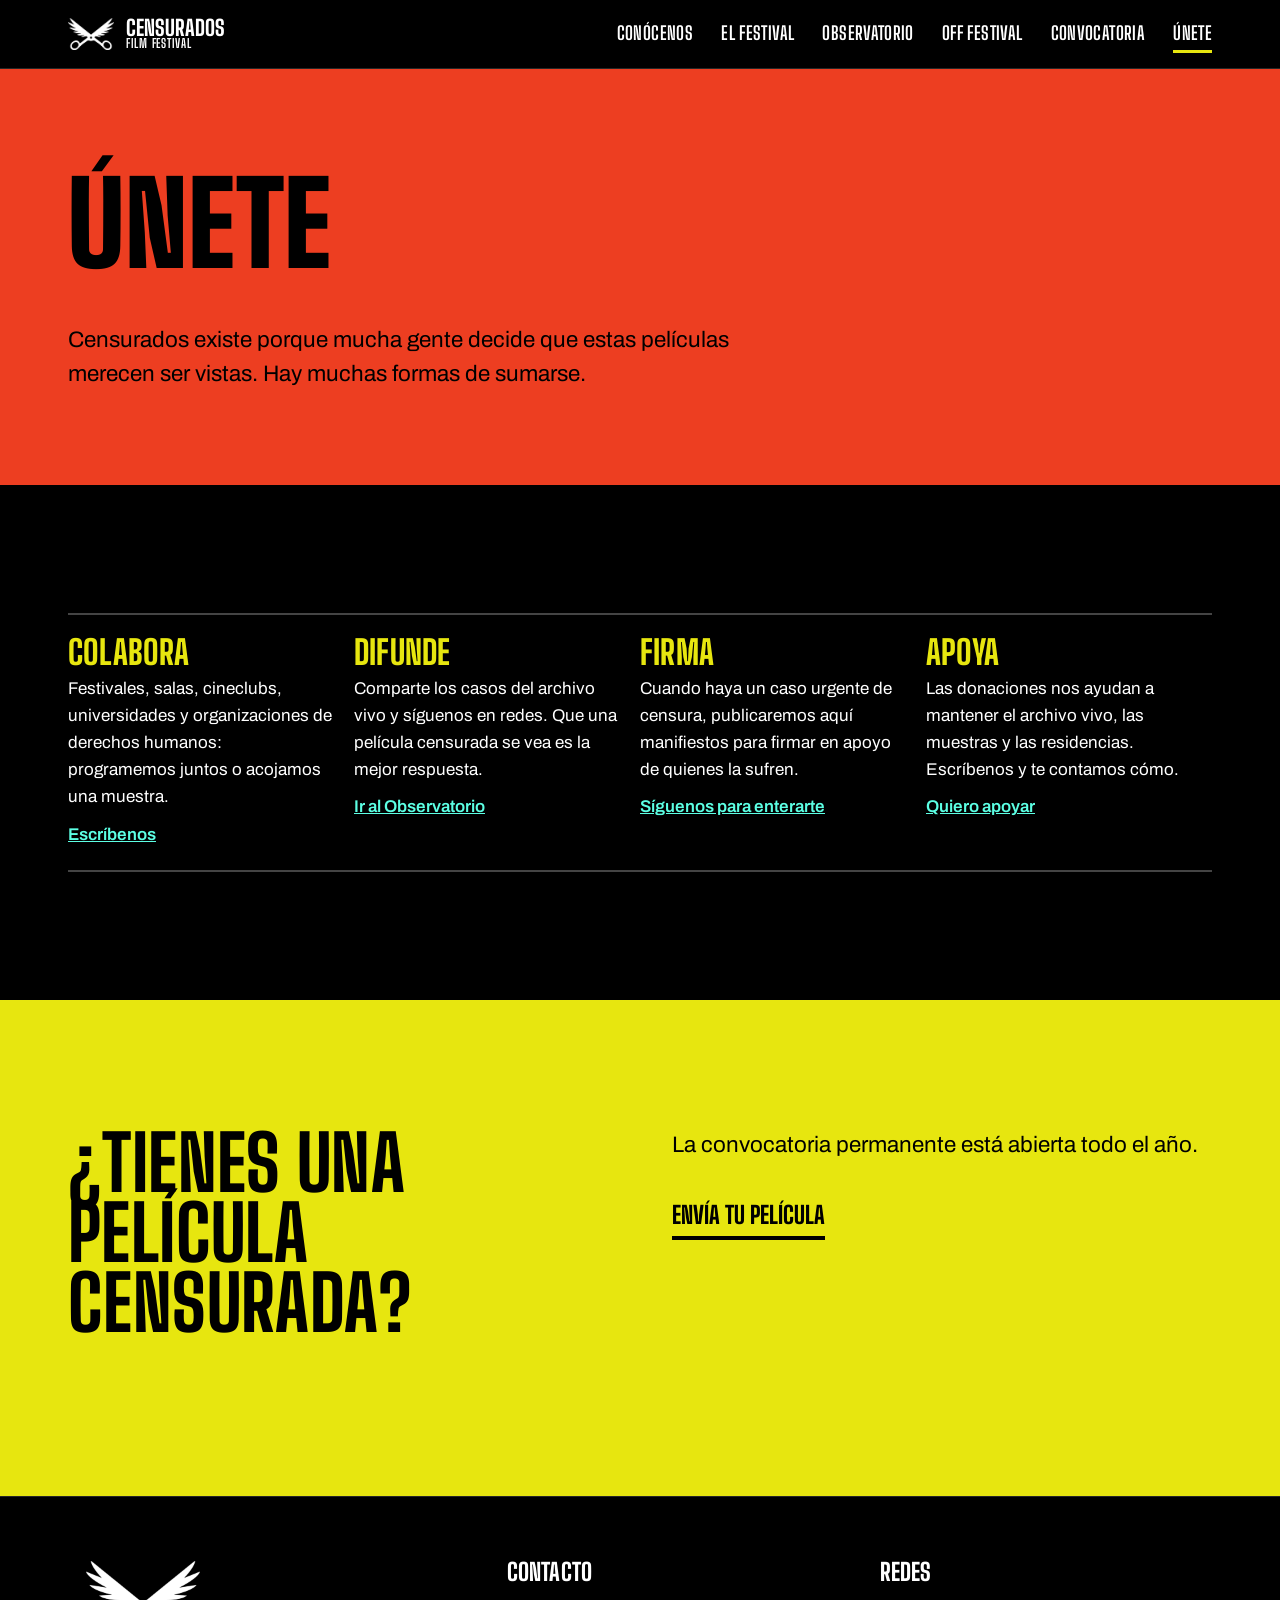
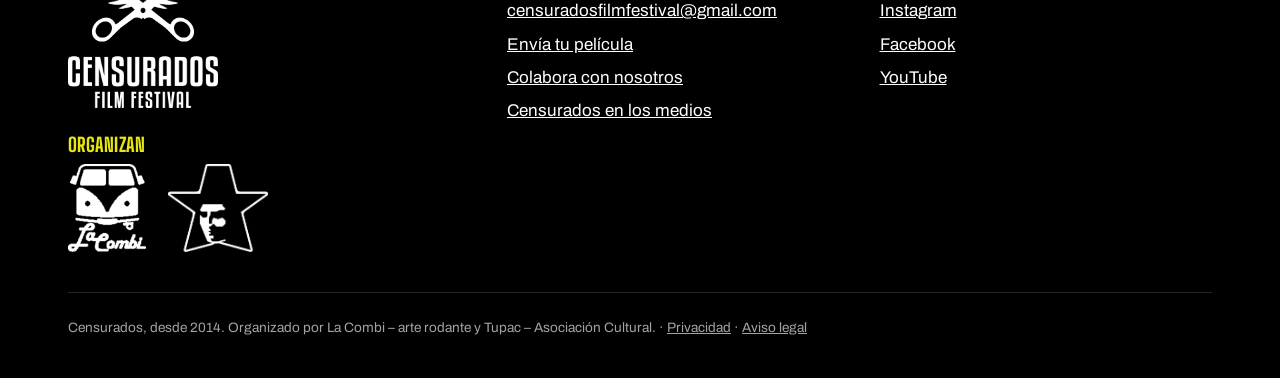
<file: unete.html>
<!doctype html>
<html lang="es">
<head>
<meta charset="utf-8">
<meta name="viewport" content="width=device-width, initial-scale=1">
<title>Únete · Censurados</title>
<meta name="description" content="Formas de colaborar con Censurados: alianzas, difusión, firma de manifiestos y apoyo al proyecto.">
<meta property="og:title" content="Únete · Censurados">
<meta property="og:description" content="Formas de colaborar con Censurados: alianzas, difusión, firma de manifiestos y apoyo al proyecto.">
<meta property="og:image" content="https://censuradosfilmfestival.com/img/fotos/jardin-tupac-noche.jpg">
<link rel="icon" href="img/icono.png">
<link rel="stylesheet" href="css/estilos.css?v=20261139">
</head>
<body>
<a class="saltar" href="#contenido">Ir al contenido</a>

<header class="cabecera">
  <div class="contenedor">
    <a class="marca" href="index.html"><img src="img/alas-blanco.png" alt="" width="46" height="33"><span>Censurados<small>Film Festival</small></span></a>
    <button class="boton-menu" aria-expanded="false" aria-controls="menu">Menú</button>
    <nav class="menu" id="menu" aria-label="Principal">
      <ul>
        <li><a href="conocenos.html">Conócenos</a></li>
        <li><a href="trayectoria.html">El festival</a></li>
        <li><a href="observatorio.html">Observatorio</a></li>
        <li><a href="en-ruta.html">Off festival</a></li>
        <li><a href="convocatoria.html">Convocatoria</a></li>
        <li><a href="unete.html" aria-current="page">Únete</a></li>
      </ul>
    </nav>
  </div>
</header>

<main id="contenido">
<section class="cabeza-pagina fondo-rojo">
    <div class="contenedor">
      <h1>Únete</h1>
      <p class="entradilla">Censurados existe porque mucha gente decide que estas películas merecen ser vistas. Hay muchas formas de sumarse.</p>
    </div>
  </section>

  <section class="bloque fondo-negro">
    <div class="contenedor">
      <ul class="formas formas-claras">
        <li><h3>Colabora</h3><p>Festivales, salas, cineclubs, universidades y organizaciones de derechos humanos: programemos juntos o acojamos una muestra.</p><a href="mailto:censuradosfilmfestival@gmail.com?subject=Quiero%20colaborar">Escríbenos</a></li>
        <li><h3>Difunde</h3><p>Comparte los casos del archivo vivo y síguenos en redes. Que una película censurada se vea es la mejor respuesta.</p><a href="observatorio.html">Ir al Observatorio</a></li>
        <li><h3>Firma</h3><p>Cuando haya un caso urgente de censura, publicaremos aquí manifiestos para firmar en apoyo de quienes la sufren.</p><a href="https://www.instagram.com/censuradosfilmfestival/">Síguenos para enterarte</a></li>
        <li><h3>Apoya</h3><p>Las donaciones nos ayudan a mantener el archivo vivo, las muestras y las residencias. Escríbenos y te contamos cómo.</p><a href="mailto:censuradosfilmfestival@gmail.com?subject=Quiero%20apoyar%20a%20Censurados">Quiero apoyar</a></li>
      </ul>
    </div>
  </section>

  <section class="bloque fondo-amarillo">
    <div class="contenedor dos-columnas">
      <h2>¿Tienes una película censurada?</h2>
      <div>
        <p class="entradilla">La convocatoria permanente está abierta todo el año.</p>
        <a class="enlace-grande" href="convocatoria.html">Envía tu película</a>
      </div>
    </div>
  </section>
</main>

<footer class="pie fondo-negro">
  <div class="contenedor">
    <div>
      <img src="img/logo-blanco.png" alt="Censurados Film Festival" width="150" height="147">
      <h2 class="organizan-titulo">Organizan</h2>
      <a class="organizan" href="conocenos.html#organizadores">
        <img src="img/lacombi-blanco.png" alt="La Combi – arte rodante" width="444" height="504">
        <img src="img/tupac-oscuro.png" alt="Tupac – Asociación Cultural" width="875" height="769">
      </a>
    </div>
    <div>
      <h2>Contacto</h2>
      <ul>
        <li><a href="mailto:censuradosfilmfestival@gmail.com">censuradosfilmfestival@gmail.com</a></li>
        <li><a href="convocatoria.html">Envía tu película</a></li>
        <li><a href="unete.html">Colabora con nosotros</a></li>
        <li><a href="conocenos.html#medios">Censurados en los medios</a></li>
      </ul>
    </div>
    <div>
      <h2>Redes</h2>
      <ul>
        <li><a href="https://www.instagram.com/censuradosfilmfestival/">Instagram</a></li>
        <li><a href="https://www.facebook.com/censuradosfilmfestival">Facebook</a></li>
        <li><a href="https://www.youtube.com/channel/UCcZii9CY7aCyMJ9GrzjTRmA">YouTube</a></li>
      </ul>
    </div>
    <p class="legal">Censurados, desde 2014. Organizado por La Combi – arte rodante y Tupac – Asociación Cultural. · <a href="privacidad.html">Privacidad</a> · <a href="aviso-legal.html">Aviso legal</a></p>
  </div>
</footer>
<script src="js/menu.js"></script>
</body>
</html>
</file>
<file: css/estilos.css>
/* Tipografías alojadas en la propia web (sin Google Fonts) · licencia OFL en fuentes/OFL.txt */
@font-face { font-family: "Archivo"; font-style: normal; font-weight: 400; font-display: swap; src: url("../fuentes/archivo-400.woff") format("woff"); }
@font-face { font-family: "Archivo"; font-style: normal; font-weight: 600; font-display: swap; src: url("../fuentes/archivo-600.woff") format("woff"); }
@font-face { font-family: "Big Shoulders Display"; font-style: normal; font-weight: 700; font-display: swap; src: url("../fuentes/big-shoulders-display-700.woff") format("woff"); }
@font-face { font-family: "Big Shoulders Display"; font-style: normal; font-weight: 800; font-display: swap; src: url("../fuentes/big-shoulders-display-800.woff") format("woff"); }
@font-face { font-family: "Big Shoulders Display"; font-style: normal; font-weight: 900; font-display: swap; src: url("../fuentes/big-shoulders-display-900.woff") format("woff"); }

/* Censurados Film Festival — hoja de estilos
   Paleta tomada de la línea gráfica oficial del festival. */

:root {
  --negro: #000000;
  --blanco: #ffffff;
  --rojo: #ed3e21;
  --amarillo: #e7e60f;
  --agua: #5cffe4;
  --gris: #a3a3a3;

  --display: "Big Shoulders Display", "Arial Narrow", sans-serif;
  --texto: "Archivo", system-ui, sans-serif;

  --ancho: 1240px;
  --margen: clamp(16px, 4vw, 48px);
}

*, *::before, *::after { box-sizing: border-box; }

html { -webkit-text-size-adjust: 100%; scroll-behavior: smooth; }
@media (prefers-reduced-motion: reduce) { html { scroll-behavior: auto; } }

body {
  margin: 0;
  background: var(--negro);
  color: var(--blanco);
  font-family: var(--texto);
  font-size: 1.0625rem;
  line-height: 1.6;
}

img { max-width: 100%; height: auto; display: block; }
a { color: inherit; }
p { margin: 0 0 1em; max-width: 68ch; }

:focus-visible { outline: 3px solid var(--agua); outline-offset: 3px; }
.fondo-agua :focus-visible,
.fondo-amarillo :focus-visible { outline-color: var(--negro); }

.saltar {
  position: absolute; left: -999px; top: 8px; z-index: 50;
  background: var(--amarillo); color: var(--negro); padding: 8px 14px; font-weight: 600;
}
.saltar:focus { left: 8px; }

.contenedor { max-width: var(--ancho); margin: 0 auto; padding: 0 var(--margen); }

/* ---------- Tipografía ---------- */
h1, h2, h3 {
  font-family: var(--display);
  font-weight: 800;
  line-height: 0.92;
  margin: 0 0 0.4em;
  text-transform: uppercase;
  letter-spacing: 0.005em;
}
h1 { font-size: clamp(3.4rem, 11vw, 9.5rem); font-weight: 900; }
h2 { font-size: clamp(2.4rem, 6vw, 4.75rem); }
h3 { font-size: clamp(1.6rem, 3vw, 2.1rem); }

.entradilla { font-size: clamp(1.15rem, 1.8vw, 1.4rem); line-height: 1.5; }
.pequeno { font-size: 0.9rem; color: var(--gris); }

/* ---------- Bloques de color ---------- */
.bloque { padding: clamp(64px, 10vw, 128px) 0; }
.fondo-negro { background: var(--negro); color: var(--blanco); }
.fondo-amarillo { background: var(--amarillo); color: var(--negro); }
.fondo-rojo { background: var(--rojo); color: var(--negro); }
.fondo-agua { background: var(--agua); color: var(--negro); }
.fondo-amarillo .pequeno, .fondo-rojo .pequeno, .fondo-agua .pequeno { color: rgba(0,0,0,.72); }

/* ---------- Cabecera ---------- */
.cabecera {
  position: sticky; top: 0; z-index: 20;
  background: var(--negro);
  border-bottom: 1px solid #262626;
}
.cabecera .contenedor {
  display: flex; align-items: center; justify-content: space-between;
  min-height: 68px; gap: 16px;
}
.marca { display: flex; align-items: center; gap: 12px; text-decoration: none; }
.marca img { width: 46px; }
.marca span {
  font-family: var(--display); font-weight: 800; font-size: 1.35rem;
  text-transform: uppercase; line-height: 0.9;
}
.marca small { display: block; font-size: 0.78rem; font-weight: 700; letter-spacing: 0.06em; }

.menu ul { list-style: none; margin: 0; padding: 0; display: flex; gap: clamp(14px, 2.2vw, 30px); }
.menu a {
  font-family: var(--display); font-weight: 700; font-size: 1.15rem;
  text-transform: uppercase; text-decoration: none; letter-spacing: 0.02em;
  padding: 6px 0; border-bottom: 3px solid transparent;
}
.menu a:hover { border-bottom-color: var(--rojo); }
.menu a[aria-current="page"] { border-bottom-color: var(--amarillo); }

.boton-menu {
  display: none; background: none; border: 2px solid var(--blanco); color: var(--blanco);
  font: 700 1.05rem var(--display); text-transform: uppercase; padding: 6px 12px; cursor: pointer;
}

@media (max-width: 1060px) {
  .boton-menu { display: block; }
  .menu { display: none; position: absolute; left: 0; right: 0; top: 100%; background: var(--negro); border-bottom: 1px solid #262626; }
  .menu.abierto { display: block; }
  .menu ul { flex-direction: column; gap: 0; padding: 8px var(--margen) 20px; }
  .menu a { display: block; font-size: 1.6rem; padding: 10px 0; }
}

/* ---------- Portada: el titular "sin censura" ---------- */
.portada { padding: clamp(40px, 7vw, 96px) 0 clamp(56px, 8vw, 104px); overflow: hidden; }
.portada .contenedor { display: grid; grid-template-columns: 1.25fr 1fr; gap: clamp(24px, 4vw, 56px); align-items: end; }
.portada h1 { margin-bottom: 0.25em; }
.portada h1 .linea { display: block; }
.tachado { position: relative; display: inline-block; }
.tachado::after {
  content: ""; position: absolute; left: -0.04em; right: -0.04em; top: 0.06em; bottom: 0.02em;
  background: var(--franja, var(--rojo));
  transform-origin: right center;
  animation: descensura 0.7s cubic-bezier(.7,0,.2,1) forwards;
  animation-delay: var(--retraso, 0.3s);
}
@keyframes descensura { to { transform: scaleX(0); } }
@media (prefers-reduced-motion: reduce) { .tachado::after { animation: none; transform: scaleX(0); } }

.portada figure { margin: 0; }
.portada figure img { width: 100%; aspect-ratio: 4 / 5; object-fit: cover; object-position: 30% center; }
.portada figure img.foto-logo { object-position: 2% center; }
.portada figcaption { margin-top: 8px; }
.portada .entradilla { max-width: 36ch; }

@media (max-width: 860px) {
  .portada .contenedor { grid-template-columns: 1fr; }
  .portada figure img { aspect-ratio: 3 / 2; }
}

/* ---------- Cabeceras de página interior ---------- */
.cabeza-pagina { padding: clamp(48px, 8vw, 104px) 0 clamp(40px, 6vw, 72px); }
.cabeza-pagina h1 { font-size: clamp(3rem, 9vw, 7.5rem); }
.cabeza-pagina .entradilla { max-width: 52ch; }

/* ---------- Rejillas y piezas ---------- */
.dos-columnas { display: grid; grid-template-columns: 1fr 1fr; gap: clamp(28px, 5vw, 72px); align-items: start; }
@media (max-width: 760px) { .dos-columnas { grid-template-columns: 1fr; } }

.cita {
  font-family: var(--display); font-weight: 800; text-transform: uppercase;
  font-size: clamp(2.2rem, 5.2vw, 4.4rem); line-height: 0.95; margin: 0;
}

.lista-plana { list-style: none; margin: 0; padding: 0; }
.lista-plana li { padding: 18px 0; border-top: 2px solid currentColor; }
.lista-plana li:last-child { border-bottom: 2px solid currentColor; }
.lista-plana h3 { margin-bottom: 0.15em; }
.lista-plana p { margin: 0; }

.enlace-grande {
  display: inline-block; margin-top: 12px;
  font-family: var(--display); font-weight: 800; font-size: 1.5rem; text-transform: uppercase;
  text-decoration: none; border-bottom: 4px solid currentColor; padding-bottom: 2px;
}
.enlace-grande:hover { border-bottom-color: var(--rojo); }
.fondo-rojo .enlace-grande:hover { border-bottom-color: var(--blanco); }

/* Tira de carteles en portada */
.tira { display: grid; grid-auto-flow: column; grid-auto-columns: minmax(200px, 1fr); gap: 16px; overflow-x: auto; padding-bottom: 12px; scroll-snap-type: x mandatory; }
.tira a { text-decoration: none; scroll-snap-align: start; }
.tira img { width: 100%; aspect-ratio: 3 / 4; object-fit: cover; background: #1a1a1a; }
.tira .num { font-family: var(--display); font-weight: 800; font-size: 1.5rem; text-transform: uppercase; display: block; margin-top: 8px; line-height: 1; }

/* Fotos */
.foto-ancha { width: 100%; aspect-ratio: 21 / 9; object-fit: cover; }
.mosaico { display: grid; grid-template-columns: 2fr 1fr; grid-template-rows: auto auto; gap: 12px; }
.mosaico img { width: 100%; height: 100%; object-fit: cover; }
.mosaico img:first-child { grid-row: span 2; }
@media (max-width: 640px) { .mosaico { grid-template-columns: 1fr; } .mosaico img:first-child { grid-row: auto; } }

/* ---------- Archivo de ediciones ---------- */
.edicion {
  display: grid; grid-template-columns: 180px 1fr 280px; gap: clamp(20px, 3vw, 44px);
  padding: clamp(36px, 5vw, 60px) 0; border-top: 2px solid #333;
}
.edicion:last-child { border-bottom: 2px solid #333; }
.edicion .ordinal { font-family: var(--display); font-weight: 900; font-size: clamp(4rem, 9vw, 7rem); line-height: 0.85; color: var(--color-ed, var(--amarillo)); }
.edicion .anio { font-family: var(--display); font-weight: 700; font-size: 1.6rem; display: block; margin-top: 6px; }
.edicion h2, .edicion .ed-titulo { font-size: clamp(2rem, 4vw, 3rem); }
.edicion .lugar { font-weight: 600; margin-bottom: 0.8em; }
.edicion ul { margin: 0; padding-left: 1.1em; max-width: 64ch; }
.edicion li { margin-bottom: 0.35em; }
.edicion figure { margin: 0; }
.edicion figure img { width: 100%; object-fit: cover; }
.edicion .sin-imagen {
  aspect-ratio: 3 / 4; background: var(--color-ed, var(--amarillo)); color: var(--negro);
  display: flex; align-items: center; justify-content: center; padding: 24px;
}
.edicion .sin-imagen img { width: 70%; }
@media (max-width: 960px) {
  .edicion { grid-template-columns: 1fr; }
  .edicion figure { max-width: 320px; }
}

/* ---------- Cine censurado ---------- */
.formas { display: grid; grid-template-columns: repeat(auto-fit, minmax(220px, 1fr)); gap: 0; border-top: 2px solid var(--negro); }
.formas div { padding: 22px 22px 22px 0; border-bottom: 2px solid var(--negro); }
.formas h3 { margin-bottom: 0.2em; }
.formas p { margin: 0; }

.peliculas { list-style: none; margin: 0; padding: 0; counter-reset: none; }
.pelicula {
  display: grid; grid-template-columns: minmax(0, 0.85fr) minmax(0, 1.6fr); gap: clamp(18px, 3vw, 44px);
  padding: 32px 0; border-top: 1px solid #3a3a3a; align-items: start;
}
.pelicula:last-child { border-bottom: 1px solid #3a3a3a; }
.pelicula h3 { color: var(--agua); margin-bottom: 0.15em; }
.pelicula .ficha { color: var(--gris); margin: 0; }
.pelicula .ed {
  display: inline-block; margin: 10px 0 14px; padding: 2px 10px;
  background: var(--amarillo); color: var(--negro); font-weight: 700; font-size: 0.85rem; text-decoration: none;
}
.pelicula .ed:hover { background: var(--agua); }
.pel-texto > p { max-width: 62ch; }

/* Imagen de cada película (o marcador mientras no hay foto) */
.pel-foto { margin: 0; aspect-ratio: 16 / 9; overflow: hidden; background: #141414; position: relative; }
.pel-foto img { width: 100%; height: 100%; object-fit: cover; display: block; }
.pel-foto.sin-foto { display: flex; align-items: center; justify-content: center; padding: 18px; }
.pel-foto.sin-foto span {
  position: relative; font-family: var(--display); font-weight: 900; text-transform: uppercase;
  font-size: clamp(1.3rem, 2.4vw, 2rem); line-height: 0.95; text-align: center; color: #e9e9e9;
}
.pel-foto.sin-foto span::after {
  content: ""; position: absolute; left: -6%; right: -6%; top: 50%; height: 0.42em; transform: translateY(-50%);
  background: var(--franja, var(--rojo)); mix-blend-mode: normal; opacity: 0.92;
}

/* Historia de la censura */
.historia { margin: 6px 0 16px; padding-left: 18px; border-left: 3px solid var(--rojo); max-width: 62ch; }
.historia .historia-titulo {
  margin: 0 0 0.5em; font-family: var(--display); font-weight: 800;
  text-transform: uppercase; letter-spacing: 0.02em; color: var(--rojo);
}
.historia p { color: #dcdcdc; }
.historia p:last-child { margin-bottom: 0; }
.trailer { margin: 0 0 12px; }
.trailer a { color: var(--agua); font-weight: 600; }
@media (max-width: 760px) { .pelicula { grid-template-columns: 1fr; gap: 14px; } }

/* ---------- Organizadores ---------- */
.organizador { display: grid; grid-template-columns: 260px 1fr; gap: clamp(24px, 5vw, 64px); align-items: center; }
.organizador + .organizador { margin-top: clamp(56px, 8vw, 96px); }
.organizador .logo-org { background: var(--negro); aspect-ratio: 1; display: flex; align-items: center; justify-content: center; padding: 36px; }
.organizador .logo-org img { width: 100%; }
.organizador .logo-org .palabra { font-family: var(--display); font-weight: 900; font-size: 3.4rem; line-height: 0.85; text-transform: uppercase; color: var(--amarillo); text-align: center; }
.organizador .logo-org .palabra small { display: block; font-size: 1.3rem; font-weight: 700; color: var(--blanco); margin-top: 8px; }
@media (max-width: 760px) { .organizador { grid-template-columns: 1fr; } .organizador .logo-org { max-width: 220px; } }

.apoyos { columns: 2 260px; column-gap: 40px; padding-left: 1.1em; margin: 0; }
.apoyos li { margin-bottom: 0.4em; break-inside: avoid; }

/* ---------- Pie ---------- */
.pie { padding: 64px 0 40px; border-top: 1px solid #262626; }
.pie .contenedor { display: grid; grid-template-columns: 1.2fr 1fr 1fr; gap: 40px; }
.pie img { width: 150px; }
.pie h2 { font-size: 1.5rem; margin-bottom: 0.6em; }
.pie ul { list-style: none; margin: 0; padding: 0; }
.pie li { margin-bottom: 6px; }
.pie a:hover { color: var(--amarillo); }
.pie .legal { grid-column: 1 / -1; color: var(--gris); font-size: 0.85rem; margin: 0; padding-top: 24px; border-top: 1px solid #262626; max-width: none; }
@media (max-width: 760px) { .pie .contenedor { grid-template-columns: 1fr; } }

/* Direcciones largas (correo) no deben desbordar en móvil */
.enlace-grande, .pie a { overflow-wrap: anywhere; }

h1, h2 { overflow-wrap: break-word; }

/* Organizadores en el pie de todas las páginas */
.pie .organizan-titulo { font-size: 1.2rem; margin: 28px 0 10px; color: var(--amarillo); }
.organizan { display: flex; align-items: center; gap: 22px; text-decoration: none; }
.pie .organizan img { height: 88px; width: auto; }
.org-combi { font-family: var(--display); font-weight: 900; font-size: 1.9rem; line-height: 0.85; text-transform: uppercase; }
.org-combi small { display: block; font-size: 0.85rem; font-weight: 700; margin-top: 4px; }
.organizan:hover .org-combi { color: var(--amarillo); }

/* =========================================================
   Segunda versión: secciones del proyecto Censurados
   ========================================================= */

.lema {
  font-family: var(--display); font-weight: 800; text-transform: uppercase;
  font-size: clamp(1.5rem, 2.6vw, 2.2rem); line-height: 1; color: var(--amarillo);
  margin: 0 0 0.8em; max-width: 22ch;
}

.cita-grande { margin: 0; }
.cita-grande p {
  font-family: var(--display); font-weight: 800; text-transform: uppercase;
  font-size: clamp(2rem, 4.4vw, 3.8rem); line-height: 0.98; max-width: 30ch; margin: 0 0 0.5em;
}
.cita-grande footer { font-weight: 600; font-size: 1.15rem; }

.sin-arriba { padding-top: 0; }

/* Accesos a las secciones */
.tarjetas {
  display: grid; grid-template-columns: repeat(3, 1fr); gap: 28px 20px; margin-top: 12px;
}
.tarjeta { text-decoration: none; display: block; }
.tarjeta img { width: 100%; aspect-ratio: 3 / 2; object-fit: cover; filter: grayscale(1) contrast(1.05); transition: filter .25s; }
.tarjeta:hover img, .tarjeta:focus-visible img { filter: none; }
.tarjeta-titulo {
  display: block; margin-top: 12px; font-family: var(--display); font-weight: 800; text-transform: uppercase;
  font-size: 2rem; line-height: 1; border-bottom: 4px solid var(--amarillo); padding-bottom: 6px;
}
.tarjeta:nth-child(3n+2) .tarjeta-titulo { border-color: var(--rojo); }
.tarjeta:nth-child(3n) .tarjeta-titulo { border-color: var(--agua); }
.tarjeta-texto { display: block; margin-top: 8px; color: #d6d6d6; }
@media (max-width: 900px) { .tarjetas { grid-template-columns: repeat(2, 1fr); } }
@media (max-width: 560px) { .tarjetas { grid-template-columns: 1fr; } }
@media (prefers-reduced-motion: reduce) { .tarjeta img { transition: none; } }

/* Logos de organizadores en portada */
.logos-org { display: flex; flex-wrap: wrap; gap: clamp(32px, 6vw, 80px); align-items: flex-end; margin: 12px 0 32px; }
.logos-org a { text-decoration: none; display: flex; flex-direction: column; align-items: center; gap: 12px; font-weight: 600; }
.logos-org img { height: clamp(110px, 14vw, 160px); width: auto; }
.colaboran { max-width: 80ch; }

/* Subnavegación dentro de una página */
.subnav { display: flex; flex-wrap: wrap; gap: 10px; margin-top: 28px; }
.subnav a {
  text-decoration: none; font-family: var(--display); font-weight: 700; font-size: 1.15rem; text-transform: uppercase;
  border: 2px solid currentColor; padding: 6px 14px;
}
.subnav a:hover { background: var(--amarillo); color: var(--negro); border-color: var(--amarillo); }
.subnav-oscura a:hover { background: var(--negro); color: var(--agua); border-color: var(--negro); }

/* Observatorio */
.anio-archivo {
  font-size: clamp(2.6rem, 6vw, 4.5rem); color: var(--amarillo); margin: 56px 0 8px;
}
.compartir { display: flex; flex-wrap: wrap; align-items: center; gap: 6px 14px; margin-top: 12px; font-size: 0.92rem; }
.compartir a { color: var(--agua); }
.compartir .copiar {
  background: none; border: 1px solid var(--gris); color: var(--blanco); font: inherit; padding: 2px 10px; cursor: pointer;
}
.compartir .copiar:hover { border-color: var(--agua); color: var(--agua); }
.aviso { border: 3px solid var(--amarillo); padding: clamp(20px, 3vw, 32px); }
.aviso h3 { color: var(--amarillo); }
.formas li { list-style: none; }
ul.formas { margin: 0; padding: 0; }
.formas-claras { border-top-color: #444; }
.formas-claras > * { border-bottom-color: #444 !important; padding-right: 28px; }
.formas-claras h3 { color: var(--amarillo); }
.formas-claras a { display: inline-block; margin-top: 10px; color: var(--agua); font-weight: 600; }
.fondo-negro .formas { border-top-color: #444; }
.fondo-negro .formas > div { border-bottom-color: #444; }

/* Recursos externos */
.recursos { list-style: none; margin: 24px 0 0; padding: 0; display: grid; grid-template-columns: repeat(auto-fit, minmax(260px, 1fr)); gap: 28px 40px; }
.recursos a { font-family: var(--display); font-weight: 800; font-size: 1.7rem; text-transform: uppercase; color: var(--agua); }
.recursos p { margin: 6px 0 0; color: #d6d6d6; }

/* Convocatoria */
.lista-simple { padding-left: 1.1em; margin: 0 0 1em; }
.lista-simple li { margin-bottom: 0.6em; max-width: 60ch; }
.separado { margin-top: 1em; }
.formulario { background: var(--amarillo); color: var(--negro); padding: clamp(22px, 3.5vw, 40px); }
.formulario h2 { font-size: clamp(2rem, 4vw, 3rem); }
.formulario label { display: block; font-weight: 600; margin-bottom: 16px; }
.formulario input:not([type=checkbox]), .formulario select, .formulario textarea {
  display: block; width: 100%; margin-top: 6px; padding: 10px 12px;
  font: 400 1rem var(--texto); color: var(--negro); background: var(--blanco);
  border: 2px solid var(--negro); border-radius: 0;
}
.formulario textarea { resize: vertical; }
.formulario :focus-visible { outline: 3px solid var(--rojo); outline-offset: 1px; }
.formulario .fila { display: grid; grid-template-columns: 2fr 1fr 1fr; gap: 12px; }
@media (max-width: 520px) { .formulario .fila { grid-template-columns: 1fr; } }
.formulario .casilla { display: flex; gap: 10px; align-items: flex-start; font-weight: 400; }
.formulario .casilla input { margin-top: 5px; width: 18px; height: 18px; flex: none; }
.oculto { position: absolute; left: -9999px; }
.boton {
  font-family: var(--display); font-weight: 800; font-size: 1.5rem; text-transform: uppercase;
  background: var(--negro); color: var(--amarillo); border: 0; padding: 12px 26px; cursor: pointer;
}
.boton:hover { background: var(--rojo); color: var(--negro); }
.fondo-amarillo img { width: 100%; }
.formas > li { padding: 22px 22px 22px 0; border-bottom: 2px solid var(--negro); }
.formulario .pequeno { color: rgba(0,0,0,.75); margin-top: 12px; }
.formulario .fila { align-items: end; }
.foto-pie { margin: 0; }
.foto-pie figcaption, .edicion figcaption { margin-top: 8px; }
.fondo-agua .foto-pie img { margin-top: 24px; width: 100%; }
.equipo-rol { color: var(--amarillo); font-size: 1.5rem; margin: 0 0 0.5em; }
.equipo { list-style: none; margin: 0 0 32px; padding: 0; }
.equipo li { font-family: var(--display); font-weight: 800; text-transform: uppercase; font-size: clamp(1.8rem, 3.4vw, 2.6rem); line-height: 1.05; }
.equipo-rejilla { display: grid; grid-template-columns: repeat(3, 1fr); gap: 32px clamp(24px, 4vw, 56px); margin-top: 48px; }
.equipo-secundario { grid-template-columns: repeat(2, 1fr); border-top: 1px solid #333; padding-top: 32px; margin-top: 16px; }
.equipo-secundario p { font-size: 1.2rem; }
@media (max-width: 860px) { .equipo-rejilla, .equipo-secundario { grid-template-columns: 1fr; } }
.fqi-lista { margin: 40px 0 20px; }
.fondo-negro .lista-plana li { border-color: #444; }
.edicion li a { color: var(--agua); }
.edicion figure .segunda { margin-top: 12px; }

/* Vídeos */
.video { display: block; width: 100%; max-height: 80vh; background: var(--negro); margin-top: 24px; }
.video-resumen { margin: 32px 0 16px; }
.video-resumen figcaption { margin-top: 8px; }
.premios .foto-pie img { width: 100%; max-height: 720px; object-fit: cover; }

/* Archivo vivo */
.pasos { list-style: none; counter-reset: paso; margin: 24px 0 0; padding: 0; display: grid; grid-template-columns: repeat(3, 1fr); gap: 32px 40px; }
.pasos li { counter-increment: paso; border-top: 2px solid #444; padding-top: 16px; }
.pasos li::before { content: counter(paso); display: block; font-family: var(--display); font-weight: 900; font-size: 3rem; line-height: 1; color: var(--agua); margin-bottom: 8px; }
.pasos h3 { color: var(--amarillo); }
.pasos p { margin: 0; color: #d6d6d6; }
@media (max-width: 860px) { .pasos { grid-template-columns: 1fr; } }
.criterios { display: grid; grid-template-columns: repeat(3, 1fr); gap: 32px; margin-top: 16px; }
.criterios ul { list-style: none; margin: 0; padding: 0; border-top: 2px solid var(--negro); }
.criterios li { padding: 10px 0; border-bottom: 2px solid var(--negro); font-weight: 600; }
@media (max-width: 760px) { .criterios { grid-template-columns: 1fr; } }
.video-portada { margin-top: 0; aspect-ratio: 16 / 9; max-height: none; }

/* Gira Las Tratan dentro de Muestras itinerantes */
.las-tratan { margin-top: clamp(40px, 6vw, 72px); }
.subtitulo-seccion { font-size: clamp(2rem, 4vw, 3rem); margin-bottom: 0.4em; }

/* En un vistazo */
.cifras { list-style: none; margin: 0 0 clamp(40px, 6vw, 72px); padding: 0; display: grid; grid-template-columns: repeat(4, 1fr); gap: clamp(16px, 3vw, 40px); }
.cifras li { border-top: 3px solid var(--amarillo); padding-top: 14px; }
.cifras li:nth-child(2) { border-color: var(--rojo); }
.cifras li:nth-child(3) { border-color: var(--agua); }
.cifras li:nth-child(4) { border-color: var(--gris); }
.cifras strong { display: block; font-family: var(--display); font-weight: 900; font-size: clamp(3rem, 7vw, 5.5rem); line-height: 0.9; }
.cifras span { display: block; margin-top: 8px; color: #d6d6d6; }
.vistazo-textos h3 { color: var(--amarillo); }
@media (max-width: 760px) { .cifras { grid-template-columns: 1fr 1fr; } }

/* En los medios */
.prensa { display: grid; grid-template-columns: repeat(auto-fit, minmax(260px, 1fr)); gap: clamp(24px, 4vw, 48px); margin: clamp(24px, 4vw, 40px) 0; }
.prensa-ed h3 { font-size: 1.5rem; color: var(--amarillo); border-bottom: 2px solid #444; padding-bottom: 8px; margin-bottom: 10px; }
.prensa-ed ul { list-style: none; margin: 0; padding: 0; }
.prensa-ed li { padding: 6px 0; border-bottom: 1px solid #262626; display: flex; justify-content: space-between; gap: 12px; }
.prensa-ed a { color: var(--blanco, #fff); text-decoration: none; font-weight: 600; }
.prensa-ed a::after { content: " ↗"; color: var(--agua); }
.prensa-ed a:hover { color: var(--agua); }
.prensa-ed li span { color: var(--gris); font-size: 0.85rem; text-align: right; }
.prensa-sin { color: #d6d6d6; }

/* Qué pasa en el festival */
.pilares { list-style: none; margin: clamp(20px, 3vw, 32px) 0 0; padding: 0; display: grid; grid-template-columns: repeat(3, 1fr); gap: 0; border-top: 2px solid var(--negro); }
.pilares li { border-bottom: 2px solid var(--negro); }
.pilares li:not(:nth-child(3n)) { border-right: 2px solid var(--negro); }
.pilares a { display: block; height: 100%; padding: 22px 22px 26px; color: inherit; text-decoration: none; transition: background .2s, color .2s; }
.pilares a:hover, .pilares a:focus-visible { background: var(--negro); color: var(--blanco); }
.pilares .num { font-family: var(--display); font-weight: 800; font-size: 1rem; letter-spacing: .05em; }
.pilares h3 { margin: 6px 0 8px; font-size: clamp(1.5rem, 2.4vw, 2rem); }
.pilares p { margin: 0; }
@media (max-width: 900px) { .pilares { grid-template-columns: 1fr 1fr; } .pilares li:not(:nth-child(3n)) { border-right: 0; } .pilares li:nth-child(odd) { border-right: 2px solid var(--negro); } }
@media (max-width: 560px) { .pilares { grid-template-columns: 1fr; } .pilares li:nth-child(odd) { border-right: 0; } }

/* En ruta */
.cita-tratan { font-family: var(--display); font-weight: 800; font-size: clamp(1.6rem, 3vw, 2.4rem); line-height: 1.05; text-transform: uppercase; margin: 0.4em 0 0; }
.cifras-claras { margin: clamp(32px, 5vw, 56px) 0; }
.cifras-claras li, .cifras-claras li:nth-child(n) { border-color: var(--negro); }
.cifras-claras span { color: var(--negro); }
.enlace-tratan { margin-top: 24px; }
.enlace-tratan a { color: inherit; font-weight: 600; }

.conocenos-intro { margin-top: clamp(16px, 3vw, 32px); align-items: start; }
.conocenos-intro .entradilla { max-width: none; margin-top: 0; }
.conocenos-intro p:first-child { margin-top: 0; }

.fqi-cartel img { max-width: 440px; width: 100%; }
.fqi-foto { margin: clamp(32px, 5vw, 56px) 0; }

/* Palmarés */
.palmares-ed { display: grid; grid-template-columns: 180px 1fr; gap: clamp(16px, 3vw, 40px); padding: 28px 0; border-top: 2px solid #444; }
.palmares-ed:last-child { border-bottom: 2px solid #444; }
.palmares-anio a { text-decoration: none; color: inherit; display: block; }
.palmares-anio span { display: block; font-family: var(--display); font-weight: 800; text-transform: uppercase; color: var(--amarillo); font-size: 1.1rem; }
.palmares-anio strong { display: block; font-family: var(--display); font-weight: 900; font-size: clamp(2.6rem, 5vw, 3.6rem); line-height: 0.9; }
.palmares-ed ul { list-style: none; margin: 0; padding: 0; display: grid; grid-template-columns: repeat(auto-fill, minmax(260px, 1fr)); gap: 22px 32px; }
.palmares-ed li { display: flex; flex-direction: column; gap: 2px; }
.palmares-cat { font-size: 0.8rem; font-weight: 600; text-transform: uppercase; letter-spacing: 0.04em; color: var(--rojo); }
.palmares-tit { font-style: normal; font-family: var(--display); font-weight: 800; font-size: 1.45rem; line-height: 1.05; text-transform: uppercase; }
.palmares-tit a { color: var(--agua); text-decoration: none; }
.palmares-ficha { color: var(--gris); font-size: 0.9rem; }
@media (max-width: 700px) { .palmares-ed { grid-template-columns: 1fr; } }

.palmares-censura { background: var(--amarillo); color: var(--negro); padding: 14px 16px 16px; }
.palmares-censura-mencion { border: 2px solid var(--amarillo); padding: 12px 14px 14px; }
.palmares-censura-mencion .palmares-cat { color: var(--amarillo); }
.palmares-censura .palmares-cat { color: var(--negro); }
.palmares-censura .palmares-ficha { color: #333; }
.palmares-censura .palmares-tit a { color: var(--negro); text-decoration: underline; }
.palmares-ed ul { align-items: start; }
.video-invitados { width: 100%; max-width: 480px; aspect-ratio: 4 / 5; justify-self: end; background: #000; }
.invitados { align-items: center; }
@media (max-width: 760px) { .video-invitados { justify-self: stretch; max-width: none; } }
.criterios-cuatro { grid-template-columns: 1.3fr 1fr 1fr 1fr; }
@media (max-width: 1000px) { .criterios-cuatro { grid-template-columns: 1fr 1fr; } }
@media (max-width: 760px) { .criterios-cuatro { grid-template-columns: 1fr; } }
.no-censura { margin-top: clamp(32px, 5vw, 56px); padding: clamp(20px, 3vw, 32px); background: var(--negro); color: var(--blanco); max-width: 860px; }
.no-censura h3 { color: var(--amarillo); margin-top: 0; }
.no-censura p { margin: 0; }

/* Observatorio: lema y verbos */
.lema-obs { font-family: var(--display); font-weight: 900; text-transform: uppercase; font-size: clamp(1.8rem, 4vw, 3rem); line-height: 1.02; margin: 0.2em 0 0.4em; color: var(--negro); }
.lema-obs span { background: var(--negro); color: var(--amarillo); padding: 0 0.15em; }
.verbos-obs { list-style: none; margin: 0; padding: 0; }
.verbos-obs li { padding: 16px 0; border-top: 2px solid #3a3a3a; color: #dcdcdc; }
.verbos-obs li:last-child { border-bottom: 2px solid #3a3a3a; }
.verbos-obs strong { display: block; font-family: var(--display); font-weight: 900; text-transform: uppercase; font-size: clamp(2.2rem, 5vw, 3.6rem); line-height: 1; margin-bottom: 6px; color: var(--blanco); }
.verbos-obs li:nth-child(2) strong { color: var(--rojo); }
.verbos-obs li:nth-child(3) strong { color: var(--amarillo); }

/* Archivo vivo: buscador y cuadrícula */
.buscador { display: grid; grid-template-columns: 2fr 1fr 1fr; gap: 16px 20px; align-items: end; margin: clamp(24px, 4vw, 40px) 0 12px; }
.buscador label { display: flex; flex-direction: column; gap: 6px; font-weight: 600; font-size: 0.9rem; }
.buscador label span { text-transform: uppercase; letter-spacing: 0.04em; color: var(--gris); }
.buscador input, .buscador select { font: inherit; font-size: 1rem; padding: 12px 14px; background: #111; color: var(--blanco); border: 2px solid #444; border-radius: 0; }
.buscador input:focus, .buscador select:focus { outline: none; border-color: var(--amarillo); }
.buscador #contador { grid-column: 1 / -1; margin: 0; color: var(--gris); }
@media (max-width: 760px) { .buscador { grid-template-columns: 1fr 1fr; } .busca-texto { grid-column: 1 / -1; } }

.archivo-grid { list-style: none; margin: 16px 0 0; padding: 0; display: grid; grid-template-columns: repeat(auto-fill, minmax(230px, 1fr)); gap: clamp(16px, 2.5vw, 28px); }
.ficha-archivo[hidden] { display: none; }
.abrir-caso { all: unset; box-sizing: border-box; cursor: pointer; display: flex; flex-direction: column; gap: 4px; width: 100%; height: 100%; }
.abrir-caso .pel-foto { aspect-ratio: 2 / 3; margin-bottom: 10px; transition: transform .2s; }
.abrir-caso .pel-foto.sin-foto span { font-size: clamp(1.4rem, 2.2vw, 1.9rem); }
.abrir-caso:hover .pel-foto, .abrir-caso:focus-visible .pel-foto { transform: translateY(-4px); }
.abrir-caso:focus-visible { outline: 3px solid var(--amarillo); outline-offset: 4px; }
.fa-titulo { font-family: var(--display); font-weight: 800; font-size: 1.4rem; line-height: 1.05; text-transform: uppercase; color: var(--agua); }
.fa-ficha { color: var(--gris); font-size: 0.9rem; }
.fa-ed { align-self: flex-start; margin-top: 6px; padding: 2px 10px; background: var(--amarillo); color: var(--negro); font-weight: 700; font-size: 0.8rem; }
.sin-resultados { margin-top: 24px; color: var(--gris); }

.dialogo-caso { width: min(760px, calc(100vw - 32px)); max-height: calc(100vh - 48px); padding: clamp(24px, 4vw, 44px); background: var(--negro); color: var(--blanco); border: 2px solid var(--agua); }
.dialogo-caso::backdrop { background: rgba(0, 0, 0, 0.8); }
.dialogo-caso .cerrar { position: sticky; top: 0; float: right; font: inherit; font-size: 2rem; line-height: 1; background: var(--amarillo); color: var(--negro); border: 0; width: 44px; height: 44px; cursor: pointer; }
.dialogo-caso h3 { font-size: clamp(2rem, 5vw, 3rem); color: var(--agua); margin: 0 0 6px; }
.dialogo-caso .ficha { color: var(--gris); margin: 0; }
.dialogo-caso .ed { display: inline-block; margin: 10px 0 18px; padding: 2px 10px; background: var(--amarillo); color: var(--negro); font-weight: 700; font-size: 0.85rem; text-decoration: none; }
.dialogo-caso .historia { max-width: none; }
.criterios-intro { max-width: 62ch; color: var(--negro); margin-bottom: 24px; }
.preguntas { list-style: none; margin: 8px 0 clamp(32px, 5vw, 56px); padding: 0; display: grid; grid-template-columns: repeat(auto-fit, minmax(300px, 1fr)); gap: 0 32px; }
.preguntas li { font-family: var(--display); font-weight: 800; font-size: clamp(1.4rem, 2.4vw, 1.9rem); line-height: 1.1; padding: 16px 0; border-top: 2px solid var(--negro); color: var(--blanco); }
.formas-titulo { margin-bottom: 4px; }
.no-censura p + p { margin-top: 12px; }
.enlace-claro { color: var(--amarillo); font-weight: 700; }

/* Vídeo vertical del Observatorio */
.video-vertical { width: 100%; max-width: 360px; aspect-ratio: 9 / 16; background: var(--negro); justify-self: center; display: block; border: 3px solid var(--negro); }
.etiqueta-obs { display: inline-block; margin: 0 0 12px; padding: 2px 12px; background: var(--negro); color: var(--amarillo); font-family: var(--display); font-weight: 800; text-transform: uppercase; letter-spacing: 0.04em; }
.obs-cabeza { display: grid; grid-template-columns: minmax(0, 1fr) 300px; gap: clamp(24px, 5vw, 64px); align-items: center; }
.obs-cabeza .video-vertical { max-width: 300px; }
.obs-cabeza h1 { font-size: clamp(2.8rem, 7vw, 6.2rem); }
@media (max-width: 860px) { .obs-cabeza { grid-template-columns: 1fr; } }

/* Conócenos: lo que nos mueve */
.mueve { list-style: none; margin: 16px 0 0; padding: 0; display: grid; grid-template-columns: repeat(auto-fit, minmax(240px, 1fr)); gap: 0 32px; }
.mueve li { padding: 20px 0; border-top: 2px solid #3a3a3a; font-size: 1.1rem; color: #dcdcdc; }
.mueve strong { display: block; font-family: var(--display); font-weight: 900; text-transform: uppercase; overflow-wrap: anywhere; font-size: clamp(1.8rem, 3vw, 2.5rem); line-height: 1; margin-bottom: 8px; color: var(--blanco); }
.mueve li:nth-child(2) strong { color: var(--agua); }
.mueve li:nth-child(3) strong { color: var(--amarillo); }
.mueve li:nth-child(4) strong { color: var(--rojo); }
.conocenos-intro > .entradilla { font-family: var(--display); font-weight: 800; text-transform: uppercase; font-size: clamp(2rem, 4vw, 3.2rem); line-height: 1.02; }
.obs-cabeza.solo { grid-template-columns: 1fr; }
.obs-cabeza.solo h1 { font-size: inherit; }

/* Home: portada del Archivo vivo */
.portada-archivo h2 { font-size: clamp(2.2rem, 6vw, 4.6rem); line-height: 0.95; max-width: 14ch; margin: 0 0 24px; }
.etiqueta-archivo { background: var(--amarillo); color: var(--negro); }
.cifras-archivo { list-style: none; display: flex; flex-wrap: wrap; gap: 8px 40px; margin: 0 0 36px; padding: 0; font-family: var(--display); font-weight: 800; text-transform: uppercase; color: var(--gris); }
.cifras-archivo strong { display: block; font-size: clamp(2.4rem, 5vw, 3.6rem); line-height: 1; color: var(--agua); }
.muro-titulos { font-family: var(--display); font-weight: 800; text-transform: uppercase; font-size: clamp(1.25rem, 2.6vw, 2rem); line-height: 1.25; color: #5a5a5a; margin: 0 0 36px; max-width: none; }
.muro-titulos span { color: #333; margin: 0 0.2em; }
.muro-titulos a { color: inherit; text-decoration: none; transition: color .2s; }
.muro-titulos a.viva { color: var(--blanco); }
.muro-titulos a.tachada { color: var(--blanco); background: linear-gradient(var(--rojo), var(--rojo)) 0 55% / 100% 0.18em no-repeat; }
.muro-titulos a:hover, .muro-titulos a:focus-visible { color: var(--amarillo); }
.acciones-archivo { display: flex; flex-wrap: wrap; align-items: center; gap: 16px 32px; }
.acciones-archivo .boton { display: inline-block; background: var(--amarillo); color: var(--negro); padding: 14px 26px; font-family: var(--display); font-weight: 800; text-transform: uppercase; text-decoration: none; font-size: 1.2rem; }
.acciones-archivo .boton:hover { background: var(--rojo); color: var(--negro); }
@media (max-width: 700px) {
  .muro-titulos { max-height: 16em; overflow: hidden; -webkit-mask-image: linear-gradient(#000 70%, transparent); mask-image: linear-gradient(#000 70%, transparent); }
}
.que-hacemos { list-style: none; padding: 0; margin: 0 0 1.2em; }
.que-hacemos li { position: relative; padding-left: 26px; margin-bottom: 0.6em; }
.que-hacemos li::before { content: ""; position: absolute; left: 0; top: 0.55em; width: 12px; height: 12px; background: var(--rojo); }
.que-hacemos a { color: inherit; text-decoration-color: var(--rojo); }
/* Páginas legales */
.texto-legal { max-width: 760px; }
.texto-legal h2 { font-size: clamp(1.6rem, 3vw, 2.2rem); margin: 1.6em 0 0.4em; }
.texto-legal h3 { font-family: var(--texto); font-size: 1.1rem; font-weight: 600; margin: 1.2em 0 0.3em; text-transform: none; }
.texto-legal ul { padding-left: 1.2em; }
.texto-legal li { margin-bottom: 0.5em; }
.info-datos { font-size: 0.9rem; line-height: 1.5; border-left: 4px solid currentColor; padding: 0.6em 0 0.6em 1em; margin: 1em 0; opacity: 0.95; }
.info-datos p { margin: 0 0 0.4em; }
.pie .legal a { color: inherit; }
.bases { padding-left: 1.3em; }
.bases li { margin-bottom: 0.8em; line-height: 1.5; }
.bases li::marker { font-family: var(--display); font-weight: 800; color: var(--amarillo); }
/* Galerías de fotos */
.galeria { display: grid; gap: 16px; }
.galeria figure { margin: 0; }
.galeria img, .galeria video { width: 100%; height: 100%; aspect-ratio: 3 / 2; object-fit: cover; display: block; background: #111; }
.galeria figcaption { margin-top: 8px; }
.galeria-3 { grid-template-columns: repeat(3, 1fr); }
.galeria-2 { grid-template-columns: repeat(2, 1fr); margin-top: 48px; }
.galeria-mfd { grid-template-columns: 2fr 1fr 1fr; margin-top: 40px; grid-column: 1 / -1; }
.galeria-mfd video { aspect-ratio: 16 / 9; }
.bloque-galeria { padding-top: 0; }
@media (max-width: 800px) { .galeria-3, .galeria-2, .galeria-mfd { grid-template-columns: 1fr; } }
.ed-pdf { margin-top: 12px; }
.ed-pdf a { font-family: var(--display); font-weight: 800; text-transform: uppercase; letter-spacing: 0.02em; }
.ed-pdf a::before { content: "↓ "; }
.ed-pdf span { font-family: var(--texto); font-weight: 400; text-transform: none; font-size: 0.85em; opacity: 0.8; }
/* Testimonios */
.testimonios { display: grid; grid-template-columns: repeat(2, 1fr); gap: 32px; margin-top: 32px; }
.testimonios figure { margin: 0; }
.testimonios video { width: 100%; aspect-ratio: 16 / 9; background: #111; display: block; }
.testimonios figcaption { margin-top: 12px; line-height: 1.5; }
@media (max-width: 800px) { .testimonios { grid-template-columns: 1fr; } }
.ed-cartel { display: block; transition: transform .2s, box-shadow .2s; }
.ed-cartel:hover, .ed-cartel:focus-visible { transform: translateY(-4px); box-shadow: 0 0 0 4px var(--color-ed, var(--amarillo)); }
/* Censurados en los medios */
.medios-destacados { list-style: none; padding: 0; margin: 32px 0 0; display: grid; grid-template-columns: repeat(auto-fill, minmax(260px, 1fr)); gap: 16px; }
.medios-destacados a { display: flex; flex-direction: column; gap: 8px; height: 100%; padding: 20px; border: 2px solid #333; color: var(--blanco); text-decoration: none; transition: border-color .2s; }
.medios-destacados a:hover, .medios-destacados a:focus-visible { border-color: var(--amarillo); }
.medios-destacados .medio { font-family: var(--display); font-weight: 800; text-transform: uppercase; font-size: 1.5rem; line-height: 1; color: var(--amarillo); }
.medios-destacados .titular { line-height: 1.4; }
.medios-destacados .dato { margin-top: auto; font-size: 0.85rem; color: var(--gris); }
.medios-mas-titulo { margin: 48px 0 16px; }
.medios-mas { list-style: none; padding: 0; columns: 3 240px; column-gap: 32px; }
.medios-mas li { break-inside: avoid; padding: 6px 0; border-bottom: 1px solid #222; }
.medios-mas a { color: var(--blanco); }
.medios-mas span { color: var(--gris); font-size: 0.85rem; margin-left: 6px; }

/* Más notas plegable */
.medios-plegable { margin-top: 48px; }
.medios-plegable > summary { display: inline-block; cursor: pointer; list-style: none; margin: 0 0 16px; padding: 12px 22px; border: 2px solid var(--amarillo); color: var(--amarillo); font-family: 'Big Shoulders Display', sans-serif; font-weight: 800; font-size: 1.2rem; text-transform: uppercase; letter-spacing: .03em; }
.medios-plegable > summary::-webkit-details-marker { display: none; }
.medios-plegable > summary::after { content: ' +'; }
.medios-plegable[open] > summary::after { content: ' –'; }
.medios-plegable > summary:hover, .medios-plegable > summary:focus-visible { background: var(--amarillo); color: var(--negro); }

/* Ediciones en rejilla de carteles + ventana */
.ed-ayuda { margin: 32px 0 16px; color: var(--gris); }
.ediciones-rejilla { display: grid; grid-template-columns: repeat(auto-fill, minmax(180px, 1fr)); gap: 20px; }
.ediciones-rejilla .edicion { display: block; padding: 0; border: 0; }
.ediciones-rejilla .edicion:last-child { border: 0; }
.ed-abrir { display: flex; flex-direction: column; gap: 6px; width: 100%; padding: 0; background: none; border: 0; color: var(--blanco); font: inherit; text-align: left; cursor: pointer; }
.ed-portada { display: block; aspect-ratio: 3 / 4; overflow: hidden; background: #151515; border-bottom: 6px solid var(--color-ed, var(--amarillo)); transition: transform .2s, box-shadow .2s; }
.ed-portada img { width: 100%; height: 100%; object-fit: contain; display: block; }
.ed-portada.ancha img { object-fit: contain; }
.ed-portada.sin-cartel { display: flex; align-items: center; justify-content: center; background: var(--color-ed, var(--amarillo)); }
.ed-portada.sin-cartel img { width: 60%; height: auto; }
.ed-abrir:hover .ed-portada, .ed-abrir:focus-visible .ed-portada { transform: translateY(-4px); box-shadow: 0 0 0 4px var(--color-ed, var(--amarillo)); }
.ed-num { display: flex; align-items: baseline; gap: 10px; margin-top: 6px; }
.ediciones-rejilla .ed-num .ordinal { font-size: 2.6rem; }
.ediciones-rejilla .ed-num .anio { font-size: 1.3rem; margin: 0; }
.ed-nombre { font-family: var(--display); font-weight: 800; font-size: 1.25rem; text-transform: uppercase; line-height: 1.05; }
.dialogo-edicion { border-color: var(--color-ed, var(--agua)); }
.dialogo-edicion .ed-cabecera { font-family: var(--display); font-weight: 800; font-size: 1.3rem; text-transform: uppercase; margin: 0 0 4px; color: var(--color-ed, var(--amarillo)); }
.dialogo-edicion .ed-cabecera .ordinal { font-size: inherit; color: inherit; }
.dialogo-edicion h3 { color: var(--blanco); }
.dialogo-edicion .lugar { font-weight: 600; }
.dialogo-edicion li a { color: var(--agua); }
.dialogo-edicion figure { margin: 24px 0 0; max-width: 360px; }
.dialogo-edicion figure img { width: 100%; }
@media (max-width: 520px) { .ediciones-rejilla { grid-template-columns: repeat(2, 1fr); gap: 14px; } .ediciones-rejilla .ed-num .ordinal { font-size: 2rem; } }
.mosaico .ver-imagenes { grid-column: 1 / -1; margin: 4px 0 0; text-align: right; font-family: var(--display); font-weight: 800; font-size: 1.2rem; text-transform: uppercase; }
.mosaico .ver-imagenes a { color: var(--negro); }
.micro-ediciones { list-style: none; padding: 0; margin: 10px 0 0; }
.micro-ediciones li { padding: 8px 0 8px 14px; border-left: 4px solid var(--negro); margin-bottom: 8px; }
.micro-ediciones strong { display: block; font-family: var(--display); font-weight: 800; text-transform: uppercase; font-size: 1.1rem; }
.micro-ediciones a { color: inherit; }
.lista-plana .micro-ediciones li { border-top: 0; border-bottom: 0; border-left: 4px solid var(--negro); padding: 4px 0 4px 14px; }
.colaboran-titulo { margin-top: 56px; }
.colaboran-lista { list-style: none; padding: 0; margin: 12px 0 16px; display: flex; flex-wrap: wrap; gap: 10px; }
.colaboran-lista li { padding: 8px 14px; border: 2px solid var(--negro); font-weight: 600; }
.texto-fronteras { max-width: 72ch; }
/* Jurados */
.jurados-ediciones { display: grid; gap: 40px; margin-top: 32px; }
.jurados-ediciones h3 { font-size: 1.8rem; border-bottom: 2px solid #333; padding-bottom: 8px; margin-bottom: 16px; }
.jurados-ediciones h3 span { color: var(--amarillo); margin-right: 8px; }
.jurado-grupo { margin-bottom: 20px; }
.jurado-grupo h4 { font-family: var(--display); font-weight: 800; text-transform: uppercase; color: var(--agua); font-size: 1.15rem; margin: 0 0 8px; }
.jurado-grupo ul { list-style: none; padding: 0; margin: 0; display: grid; grid-template-columns: repeat(auto-fill, minmax(260px, 1fr)); gap: 10px 28px; }
.jurado-grupo li strong { display: block; }
.jurado-grupo li span { color: var(--gris); font-size: 0.92rem; }
/* Las Tratan: los cortos */
.tratan-cortos { margin: 48px 0 24px; }
.tratan-cortos-titulo { font-size: 2rem; margin-bottom: 16px; }
.tratan-cortos-grid { display: grid; grid-template-columns: 2fr 1fr; gap: 32px; align-items: start; }
.tratan-cortos-grid article { border-top: 4px solid var(--negro); padding-top: 14px; }
.tratan-cortos-grid figure { margin: 0 0 14px; max-width: 360px; }
.tratan-cortos-grid figure img { width: 100%; height: auto; display: block; }
.tratan-cortos-grid h4 { font-family: var(--display); font-weight: 800; font-size: 1.6rem; text-transform: uppercase; margin: 0 0 4px; }
.premio-tratan { background: var(--negro); color: var(--blanco); padding: 12px 14px; }
.premio-tratan strong { color: var(--amarillo); }
@media (max-width: 760px) { .tratan-cortos-grid { grid-template-columns: 1fr; } }
/* Formación: 30+1 */
.bloque-301 { background: var(--negro); color: var(--blanco); padding: 24px; margin-bottom: 32px; }
.bloque-301 h3 { color: var(--amarillo); margin-top: 0; }
.bloque-301 .lista-plana li { border-color: #333; }
.bloque-301 h4, #talleres h4 { font-family: var(--display); font-weight: 800; text-transform: uppercase; font-size: 1.2rem; margin: 0 0 4px; }
.bloque-301 a { color: var(--agua); }
.talleres-titulo { margin: 0 0 8px; }
.portada-fotos { display: grid; grid-template-columns: 1fr 1fr; gap: 10px; margin: 20px 0 24px; }
.portada-fotos img { width: 100%; aspect-ratio: 3 / 2; object-fit: cover; display: block; }
.mfd-ediciones h3 { font-size: 1.4rem; }
.mfd-invitados { list-style: none; padding: 0; margin: 16px 0 0; display: grid; grid-template-columns: repeat(3, 1fr); gap: 16px; }
.lista-plana .mfd-invitados li { border: 0; padding: 0; }
.mfd-invitados img { width: 100%; aspect-ratio: 1; object-fit: cover; display: block; margin-bottom: 8px; }
.mfd-invitados strong { display: block; font-family: var(--display); font-weight: 800; text-transform: uppercase; font-size: 1.15rem; }
.mfd-invitados span { font-size: .92rem; }
@media (max-width: 640px) { .mfd-invitados { grid-template-columns: 1fr 1fr; } }
/* Quienes lo hacen posible */
.posible-texto { max-width: 72ch; }
.posible-capas { display: grid; grid-template-columns: repeat(3, 1fr); gap: 28px; margin-top: 40px; }
.posible-capas article { border-top: 4px solid var(--negro); padding-top: 14px; }
.posible-capas h3 { margin: 0 0 8px; }
.posible-capas .enlace-grande { color: var(--negro); }
@media (max-width: 760px) { .posible-capas { grid-template-columns: 1fr; } }
.posible-capas .enlace-grande { display: inline-block; margin-bottom: 10px; }
.conocenos-intro { margin-top: 40px; }
/* Colaboradores por bloques */
.apoyos-destacados { display: grid; grid-template-columns: 1fr 1fr; gap: 24px; margin: 32px 0 40px; }
.apoyos-destacados article { background: var(--negro); color: var(--blanco); padding: 24px; }
.apoyos-destacados h3 { color: var(--agua); font-size: 1.9rem; margin: 0 0 10px; }
.apoyos-bloques { display: grid; grid-template-columns: repeat(auto-fill, minmax(300px, 1fr)); gap: 28px 40px; }
.apoyos-bloque h3 { font-size: 1.15rem; border-bottom: 2px solid var(--negro); padding-bottom: 6px; margin: 0 0 8px; }
.org-intro { margin-bottom: 28px; }
.org-intro-home { margin: 20px 0 0; max-width: 60ch; }
.colaboran-lista li.destacado { background: var(--negro); color: var(--blanco); font-size: 1.1rem; }
@media (max-width: 760px) { .apoyos-destacados { grid-template-columns: 1fr; } }
/* Home: quienes lo hacen posible */
.hacen-posible { text-align: center; display: flex; flex-direction: column; align-items: center; }
.hacen-posible .hp-logo { width: 110px; height: auto; margin-bottom: 20px; }
.hacen-posible h2 { margin: 0 0 18px; }
.hacen-posible .logos-org { justify-content: center; }
.hacen-posible .hp-texto { max-width: 52ch; margin: 24px auto 32px; }
.hacen-posible .hp-sub { margin: 0 0 14px; font-size: 1.5rem; }
.hacen-posible .colaboran-lista { justify-content: center; margin-top: 0; }
.apoyos-ampliado { margin-top: 56px; border-top: 3px solid var(--negro); padding-top: 32px; }
.apoyos-ampliado > .hp-sub { text-align: center; margin-bottom: 24px; }
.hacen-posible .logos-org img { width: auto !important; max-width: 100%; height: clamp(110px, 14vw, 160px) !important; object-fit: contain; aspect-ratio: auto; }
.apoyos-ediciones { margin-top: 40px; text-align: left; }
.apoyos-ediciones .medios-plegable > summary { border-color: var(--negro); color: var(--negro); }
.apoyos-ediciones .medios-plegable > summary:hover { background: var(--negro); color: var(--amarillo); }
.ed-apoyos { border-top: 2px solid var(--negro); padding: 12px 0; }
.ed-apoyos h4 { font-family: var(--display); font-weight: 800; text-transform: uppercase; font-size: 1.2rem; margin: 0 0 6px; }
.ed-apoyos p { margin: 0; }
</file>
